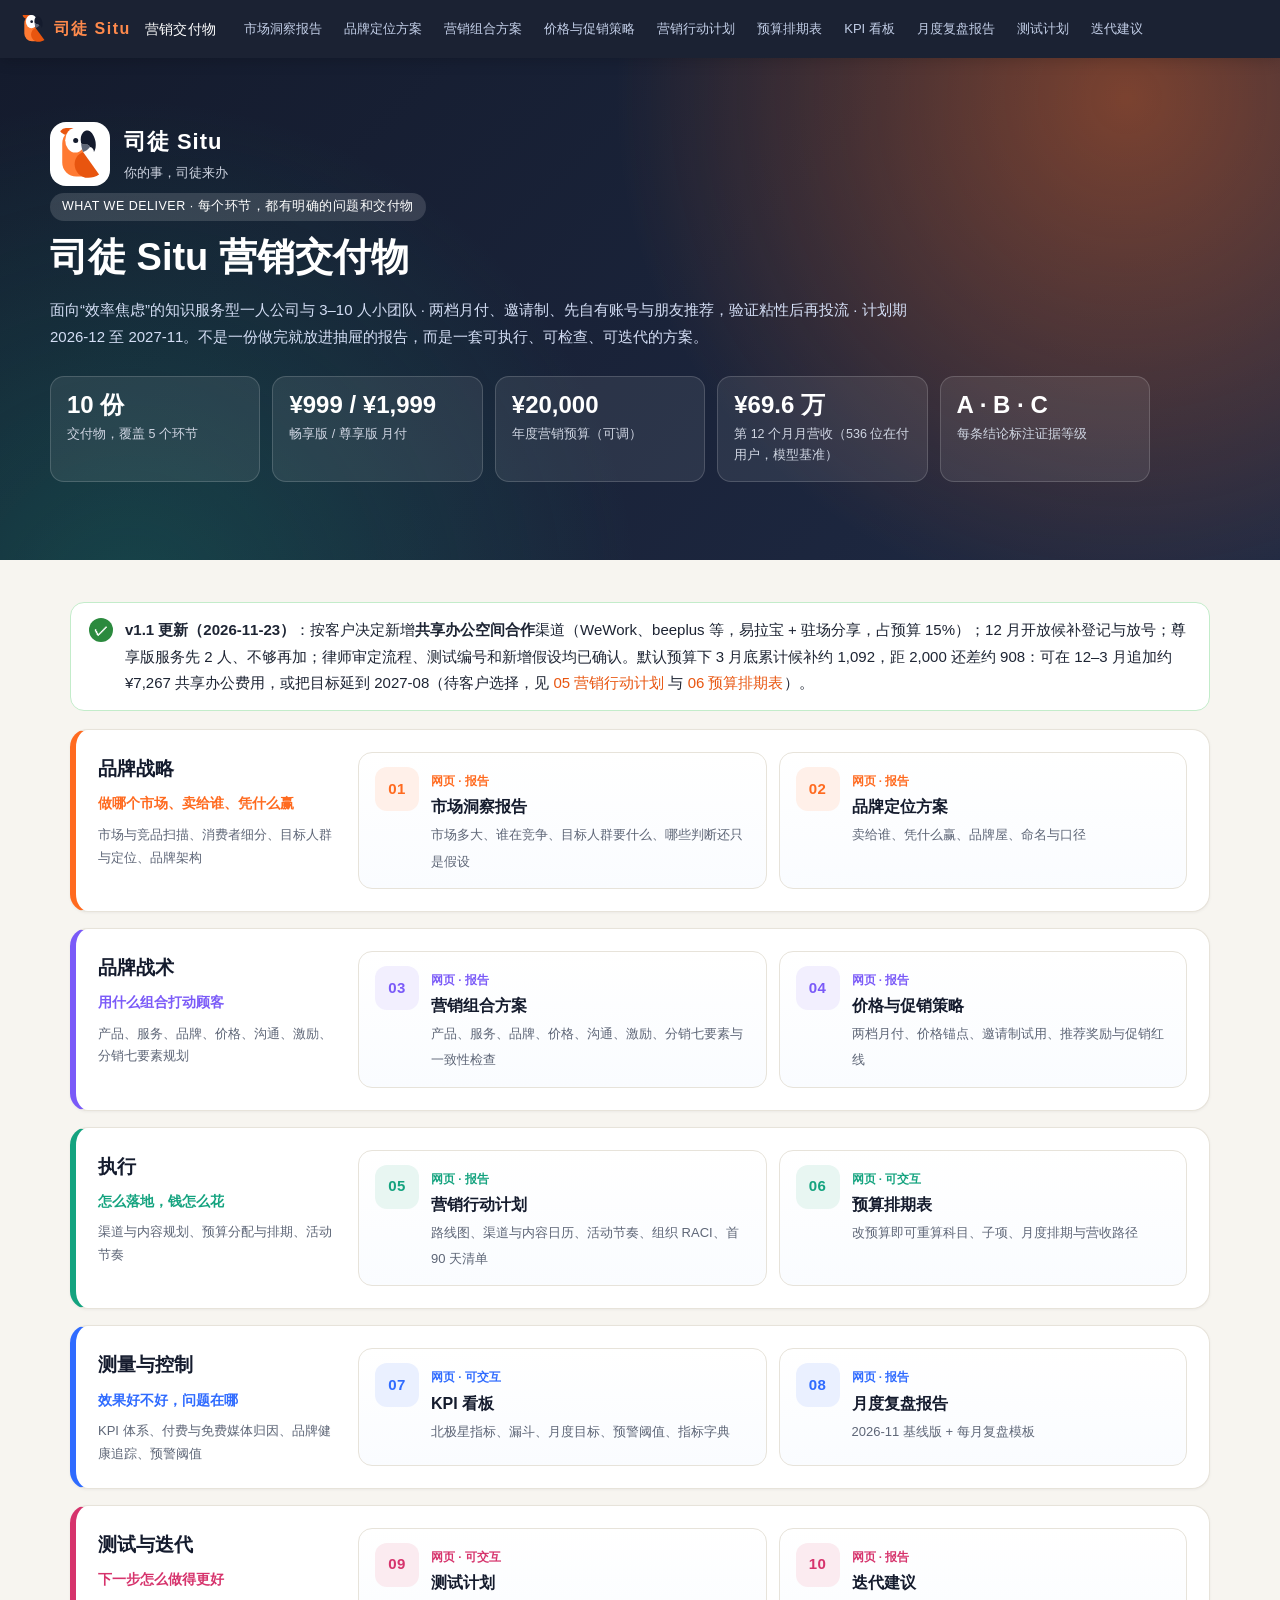
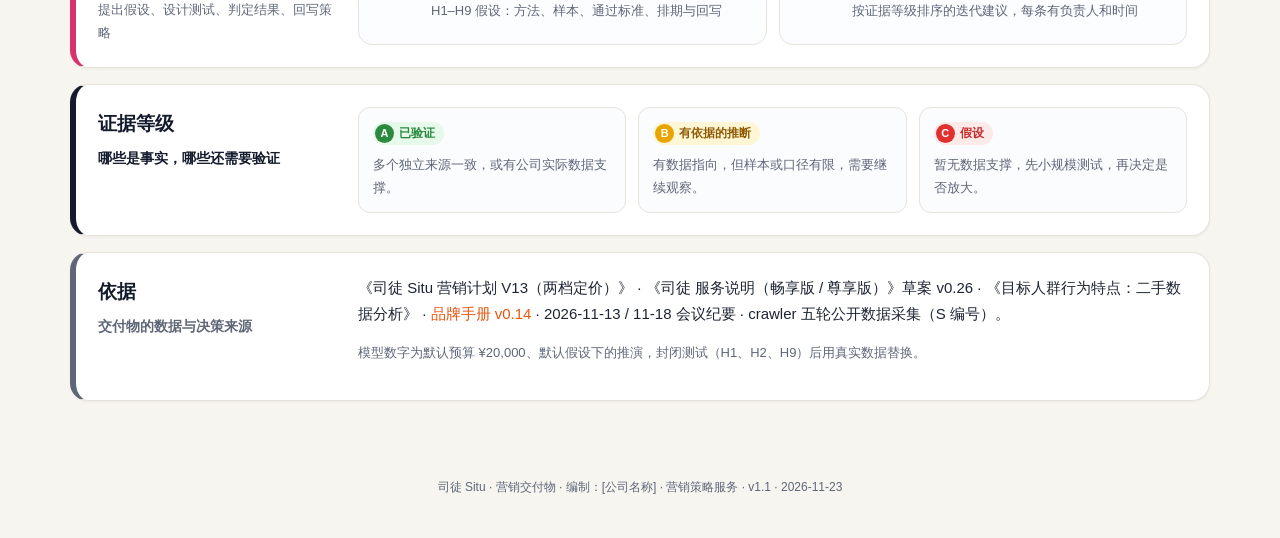
<file: public/index.html>
<!DOCTYPE html>
<html lang="zh-CN"><head><meta charset="UTF-8"><meta name="viewport" content="width=device-width, initial-scale=1">
<title>司徒 Situ · 营销交付物</title><link rel="icon" href="favicon.svg"><link rel="stylesheet" href="assets/style.css"></head>
<body>
<header class="top"><a class="logo" href="index.html"><img src="assets/logo.svg" alt=""><b>司徒 Situ</b>营销交付物</a>
<nav class="topnav"><a href="d01.html">市场洞察报告</a><a href="d02.html">品牌定位方案</a><a href="d03.html">营销组合方案</a><a href="d04.html">价格与促销策略</a><a href="d05.html">营销行动计划</a><a href="d06.html">预算排期表</a><a href="d07.html">KPI 看板</a><a href="d08.html">月度复盘报告</a><a href="d09.html">测试计划</a><a href="d10.html">迭代建议</a></nav></header>
<section class="home-hero"><div class="in">
<div class="brand"><img src="assets/logo.svg" alt="司徒 Situ"><div><b>司徒 Situ</b><span>你的事，司徒来办</span></div></div>
<span class="tag">WHAT WE DELIVER · 每个环节，都有明确的问题和交付物</span>
<h1>司徒 Situ 营销交付物</h1>
<p>面向“效率焦虑”的知识服务型一人公司与 3–10 人小团队 · 两档月付、邀请制、先自有账号与朋友推荐，验证粘性后再投流 · 计划期 2026-12 至 2027-11。不是一份做完就放进抽屉的报告，而是一套可执行、可检查、可迭代的方案。</p>
<div class="cards" style="margin-top:26px;max-width:1100px"><div class="cardk" style="background:rgba(255,255,255,.08);border-color:rgba(255,255,255,.16)"><div class="v" style="color:#fff">10 份</div><div class="l" style="color:#cfd5e2">交付物，覆盖 5 个环节</div></div><div class="cardk" style="background:rgba(255,255,255,.08);border-color:rgba(255,255,255,.16)"><div class="v" style="color:#fff">¥999 / ¥1,999</div><div class="l" style="color:#cfd5e2">畅享版 / 尊享版 月付</div></div><div class="cardk" style="background:rgba(255,255,255,.08);border-color:rgba(255,255,255,.16)"><div class="v" style="color:#fff">¥20,000</div><div class="l" style="color:#cfd5e2">年度营销预算（可调）</div></div><div class="cardk" style="background:rgba(255,255,255,.08);border-color:rgba(255,255,255,.16)"><div class="v" style="color:#fff">¥69.6 万</div><div class="l" style="color:#cfd5e2">第 12 个月月营收（536 位在付用户，模型基准）</div></div><div class="cardk" style="background:rgba(255,255,255,.08);border-color:rgba(255,255,255,.16)"><div class="v" style="color:#fff">A · B · C</div><div class="l" style="color:#cfd5e2">每条结论标注证据等级</div></div></div></div></section>
<div class="wrap">
<div class="box ok" style="background:#fff"><span class="bi">✓</span><div><b>v1.1 更新（2026-11-23）</b>：按客户决定新增<b>共享办公空间合作</b>渠道（WeWork、beeplus 等，易拉宝 + 驻场分享，占预算 15%）；12 月开放候补登记与放号；尊享版服务先 2 人、不够再加；律师审定流程、测试编号和新增假设均已确认。默认预算下 3 月底累计候补约 1,092，距 2,000 还差约 908：可在 12–3 月追加约 ¥7,267 共享办公费用，或把目标延到 2027-08（待客户选择，见 <a href="d05.html">05 营销行动计划</a> 与 <a href="d06.html">06 预算排期表</a>）。</div></div>
<section class="stage" style="--c:#FF6A1F"><div><h3>品牌战略</h3><div class="q">做哪个市场、卖给谁、凭什么赢</div><div class="w">市场与竞品扫描、消费者细分、目标人群与定位、品牌架构</div></div><div class="ds"><a class="dcard" href="d01.html"><span class="ic">01</span><div><em>网页 · 报告</em><b>市场洞察报告</b><span>市场多大、谁在竞争、目标人群要什么、哪些判断还只是假设</span></div></a><a class="dcard" href="d02.html"><span class="ic">02</span><div><em>网页 · 报告</em><b>品牌定位方案</b><span>卖给谁、凭什么赢、品牌屋、命名与口径</span></div></a></div></section><section class="stage" style="--c:#7a5af8"><div><h3>品牌战术</h3><div class="q">用什么组合打动顾客</div><div class="w">产品、服务、品牌、价格、沟通、激励、分销七要素规划</div></div><div class="ds"><a class="dcard" href="d03.html"><span class="ic">03</span><div><em>网页 · 报告</em><b>营销组合方案</b><span>产品、服务、品牌、价格、沟通、激励、分销七要素与一致性检查</span></div></a><a class="dcard" href="d04.html"><span class="ic">04</span><div><em>网页 · 报告</em><b>价格与促销策略</b><span>两档月付、价格锚点、邀请制试用、推荐奖励与促销红线</span></div></a></div></section><section class="stage" style="--c:#14A37F"><div><h3>执行</h3><div class="q">怎么落地，钱怎么花</div><div class="w">渠道与内容规划、预算分配与排期、活动节奏</div></div><div class="ds"><a class="dcard" href="d05.html"><span class="ic">05</span><div><em>网页 · 报告</em><b>营销行动计划</b><span>路线图、渠道与内容日历、活动节奏、组织 RACI、首 90 天清单</span></div></a><a class="dcard" href="d06.html"><span class="ic">06</span><div><em>网页 · 可交互</em><b>预算排期表</b><span>改预算即可重算科目、子项、月度排期与营收路径</span></div></a></div></section><section class="stage" style="--c:#2f6bff"><div><h3>测量与控制</h3><div class="q">效果好不好，问题在哪</div><div class="w">KPI 体系、付费与免费媒体归因、品牌健康追踪、预警阈值</div></div><div class="ds"><a class="dcard" href="d07.html"><span class="ic">07</span><div><em>网页 · 可交互</em><b>KPI 看板</b><span>北极星指标、漏斗、月度目标、预警阈值、指标字典</span></div></a><a class="dcard" href="d08.html"><span class="ic">08</span><div><em>网页 · 报告</em><b>月度复盘报告</b><span>2026-11 基线版 + 每月复盘模板</span></div></a></div></section><section class="stage" style="--c:#d6336c"><div><h3>测试与迭代</h3><div class="q">下一步怎么做得更好</div><div class="w">提出假设、设计测试、判定结果、回写策略</div></div><div class="ds"><a class="dcard" href="d09.html"><span class="ic">09</span><div><em>网页 · 可交互</em><b>测试计划</b><span>H1–H9 假设：方法、样本、通过标准、排期与回写</span></div></a><a class="dcard" href="d10.html"><span class="ic">10</span><div><em>网页 · 报告</em><b>迭代建议</b><span>按证据等级排序的迭代建议，每条有负责人和时间</span></div></a></div></section>
<section class="stage" style="--c:#141B2D"><div><h3>证据等级</h3><div class="q">哪些是事实，哪些还需要验证</div></div>
<div class="evgrid" style="margin:0"><div><span class="ev eva"><i>A</i>已验证</span><p>多个独立来源一致，或有公司实际数据支撑。</p></div>
<div><span class="ev evb"><i>B</i>有依据的推断</span><p>有数据指向，但样本或口径有限，需要继续观察。</p></div>
<div><span class="ev evc"><i>C</i>假设</span><p>暂无数据支撑，先小规模测试，再决定是否放大。</p></div></div></section>
<section class="stage" style="--c:#5E6677"><div><h3>依据</h3><div class="q">交付物的数据与决策来源</div></div>
<div><p style="margin-top:0">《司徒 Situ 营销计划 V13（两档定价）》 · 《司徒 服务说明（畅享版 / 尊享版）》草案 v0.26 · 《目标人群行为特点：二手数据分析》 · <a href="https://situ-brand-book.accrepo.com" target="_blank" rel="noopener">品牌手册 v0.14</a> · 2026-11-13 / 11-18 会议纪要 · crawler 五轮公开数据采集（S 编号）。</p>
<p class="note">模型数字为默认预算 ¥20,000、默认假设下的推演，封闭测试（H1、H2、H9）后用真实数据替换。</p></div></section>
</div>
<footer>司徒 Situ · 营销交付物 · 编制：[公司名称] · 营销策略服务 · v1.1 · 2026-11-23</footer>
</body></html>
</file>
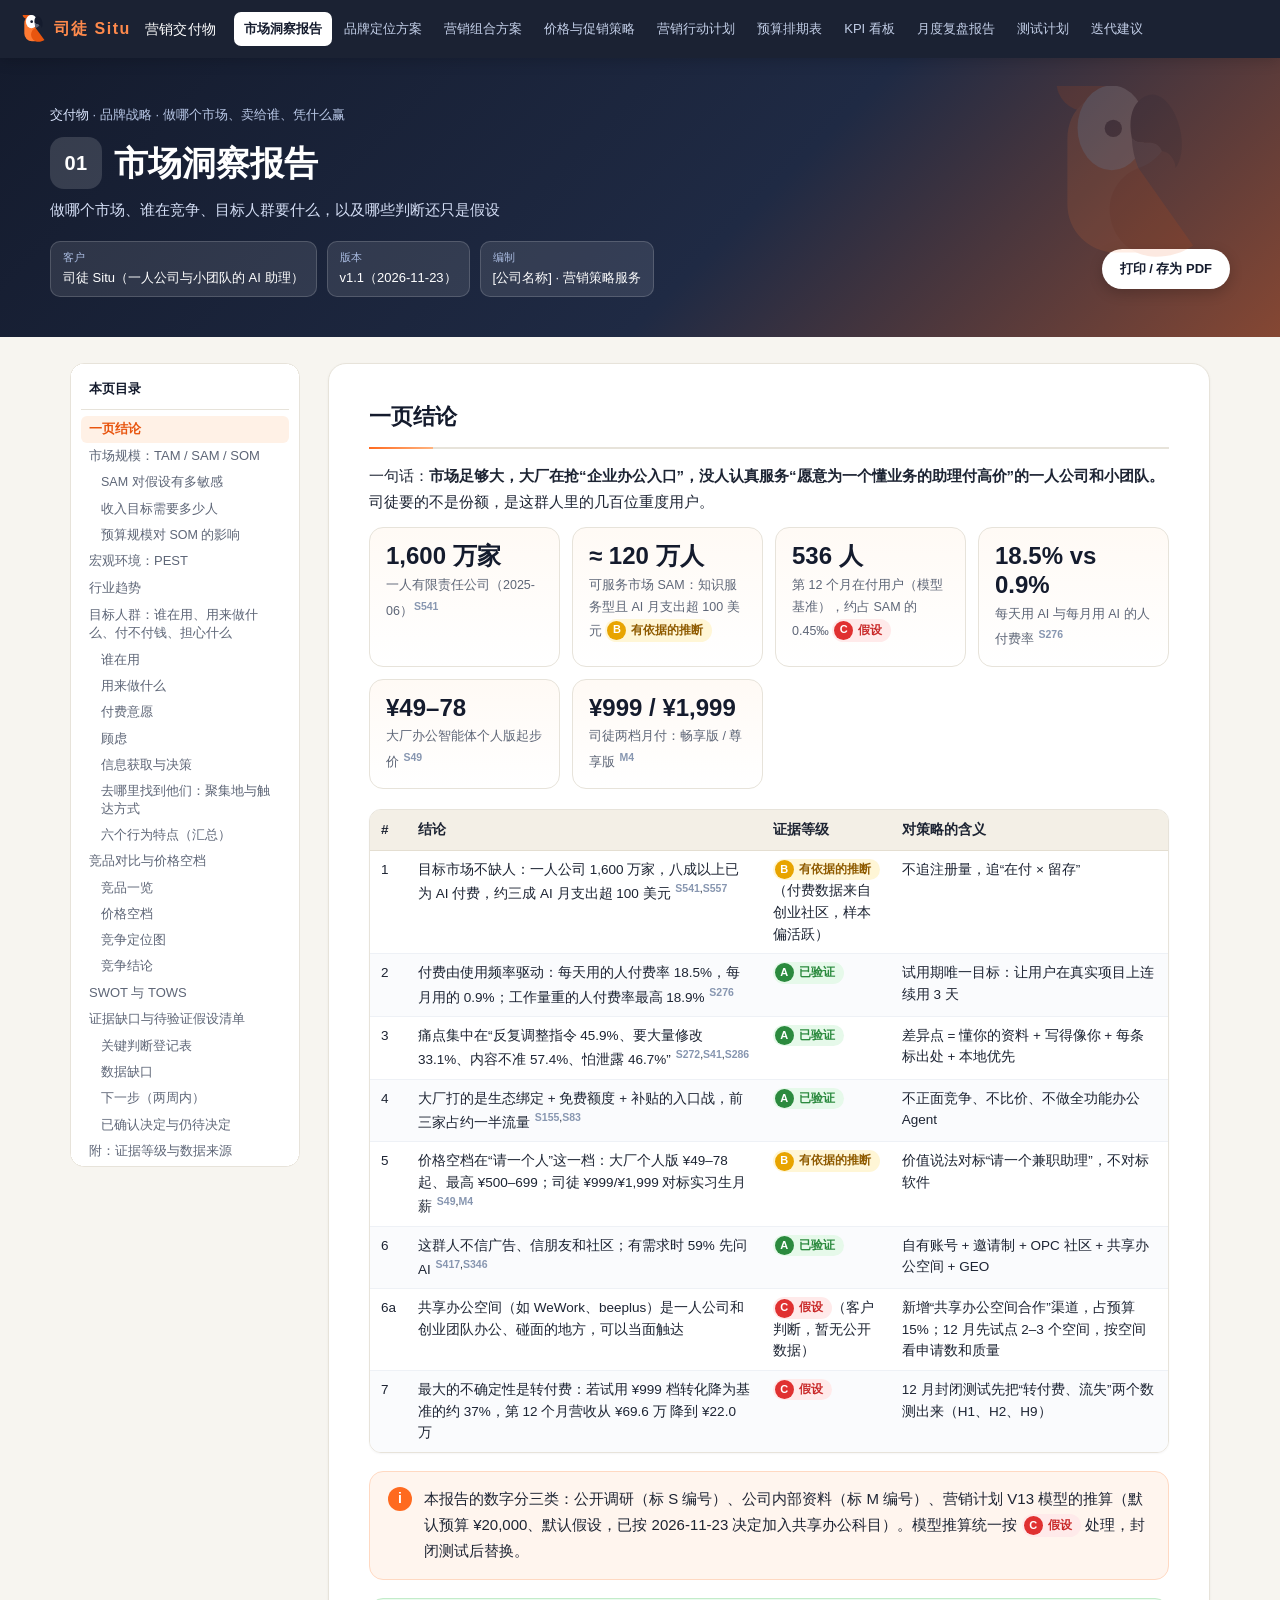
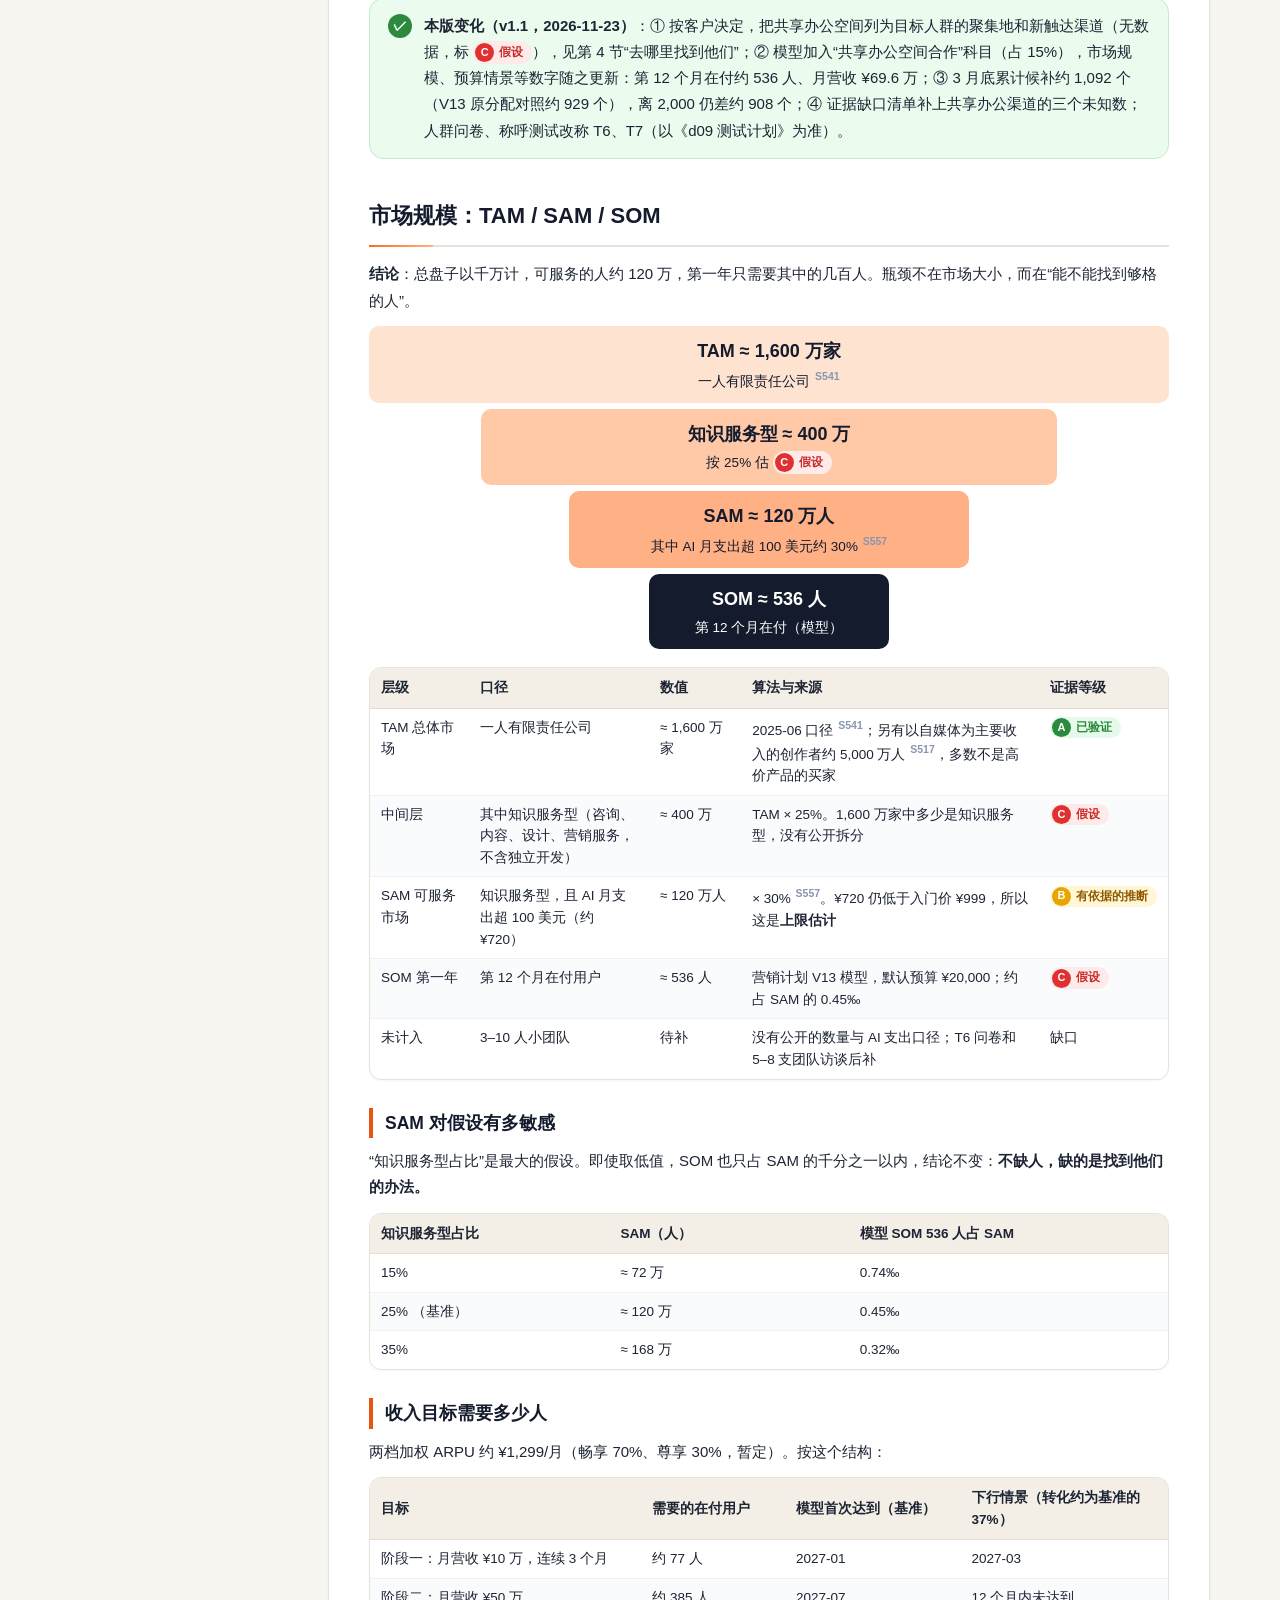
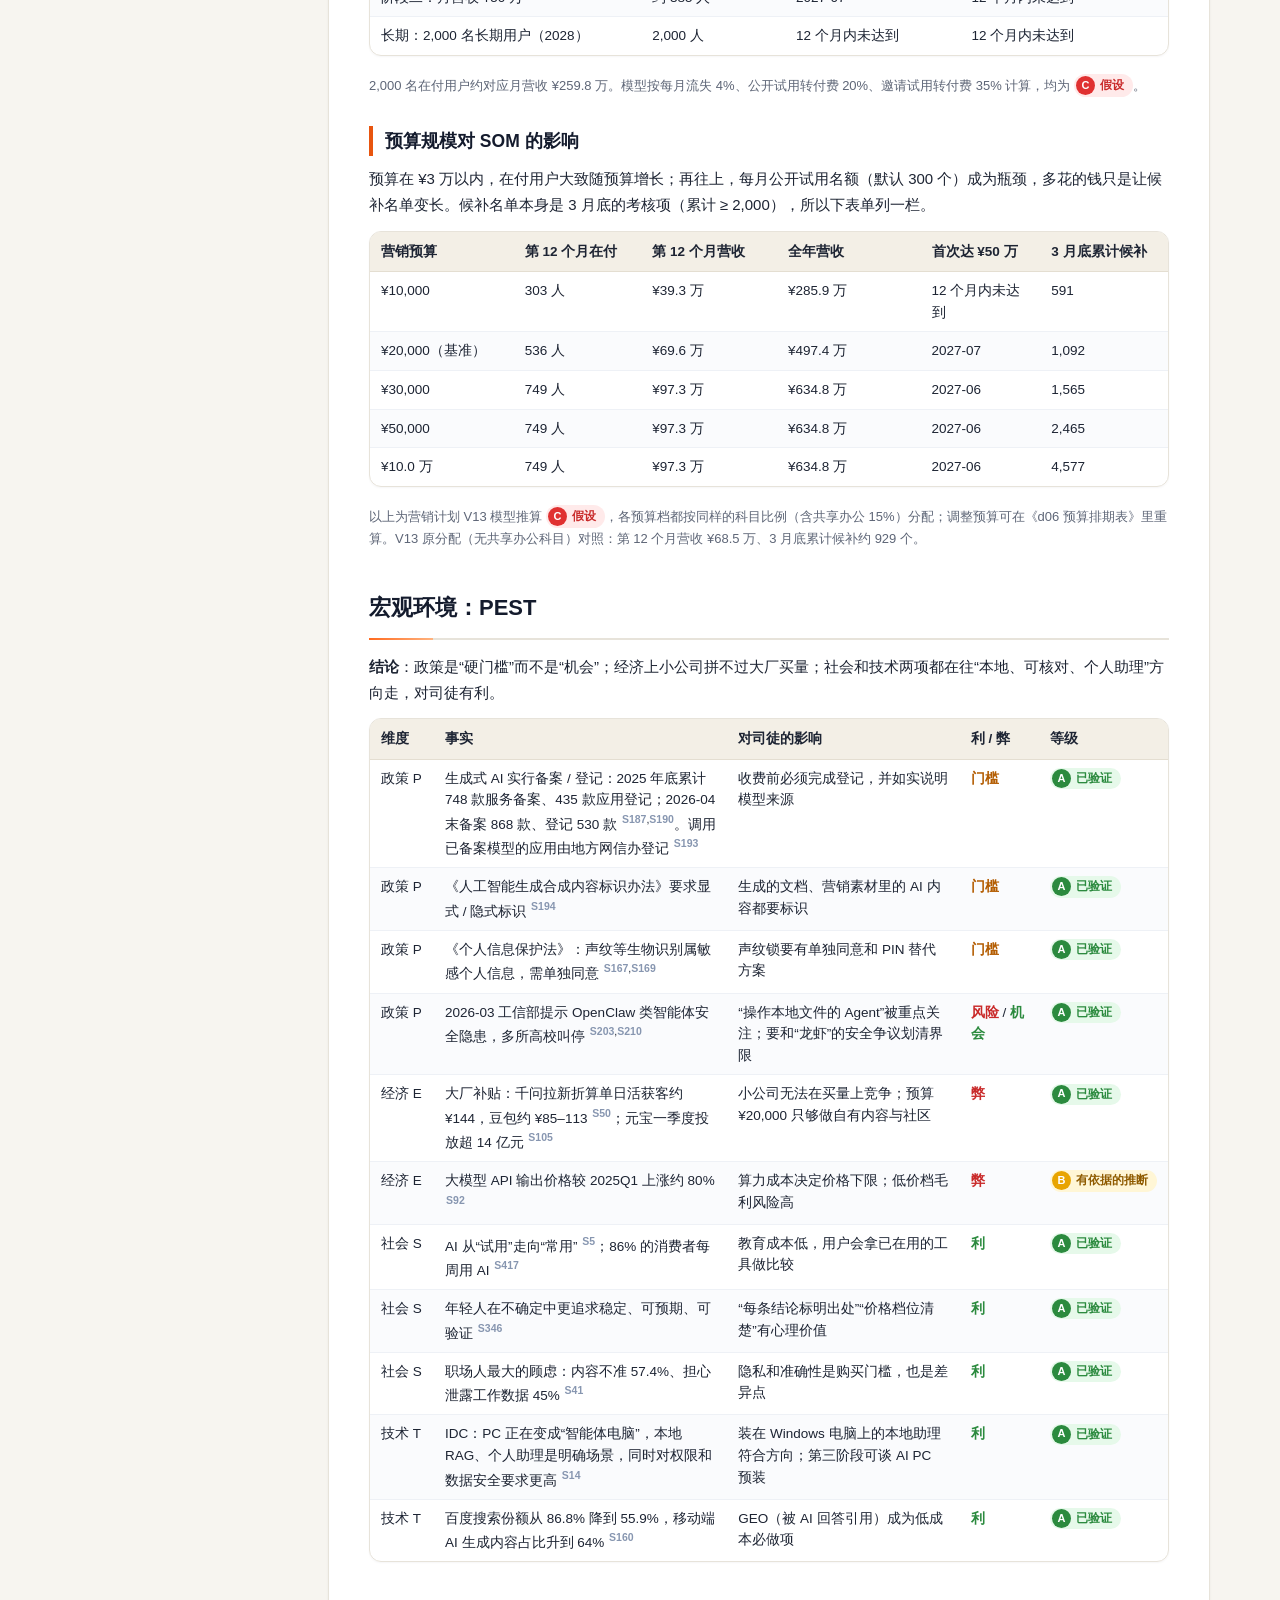
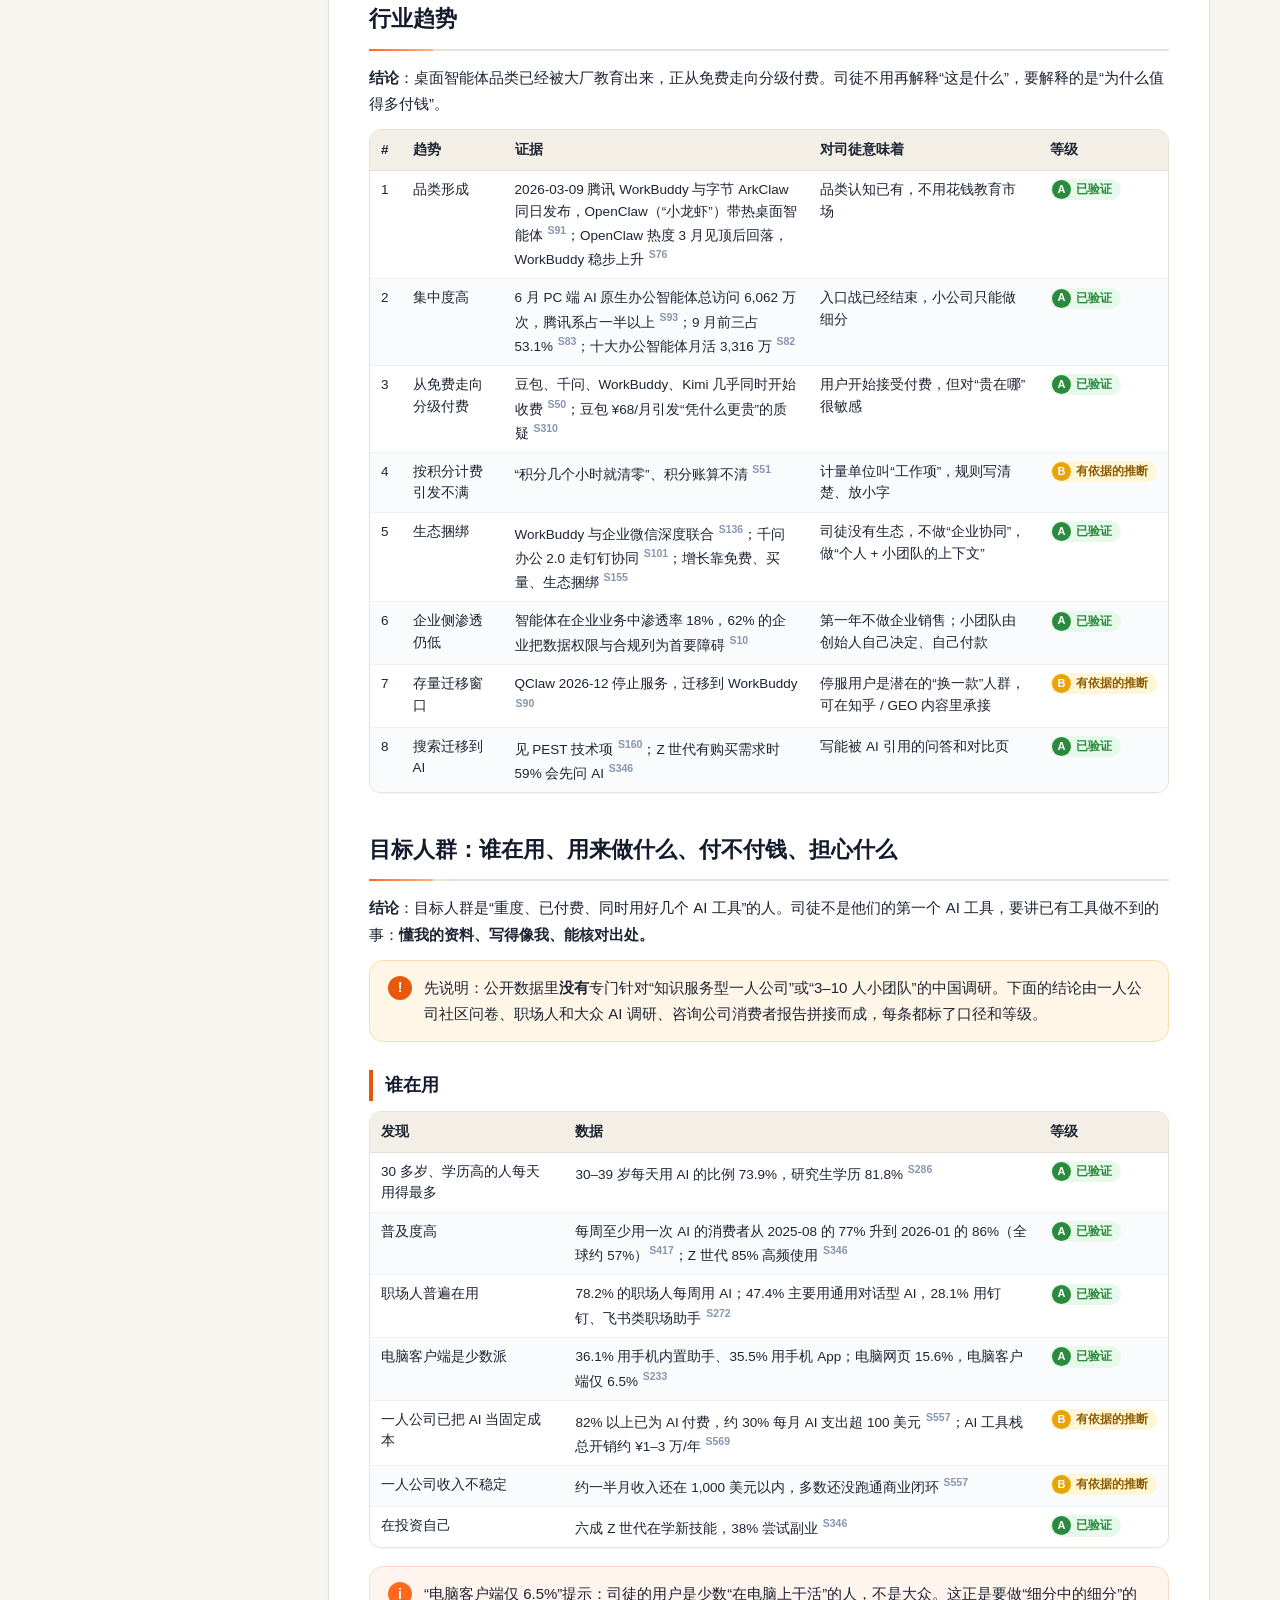
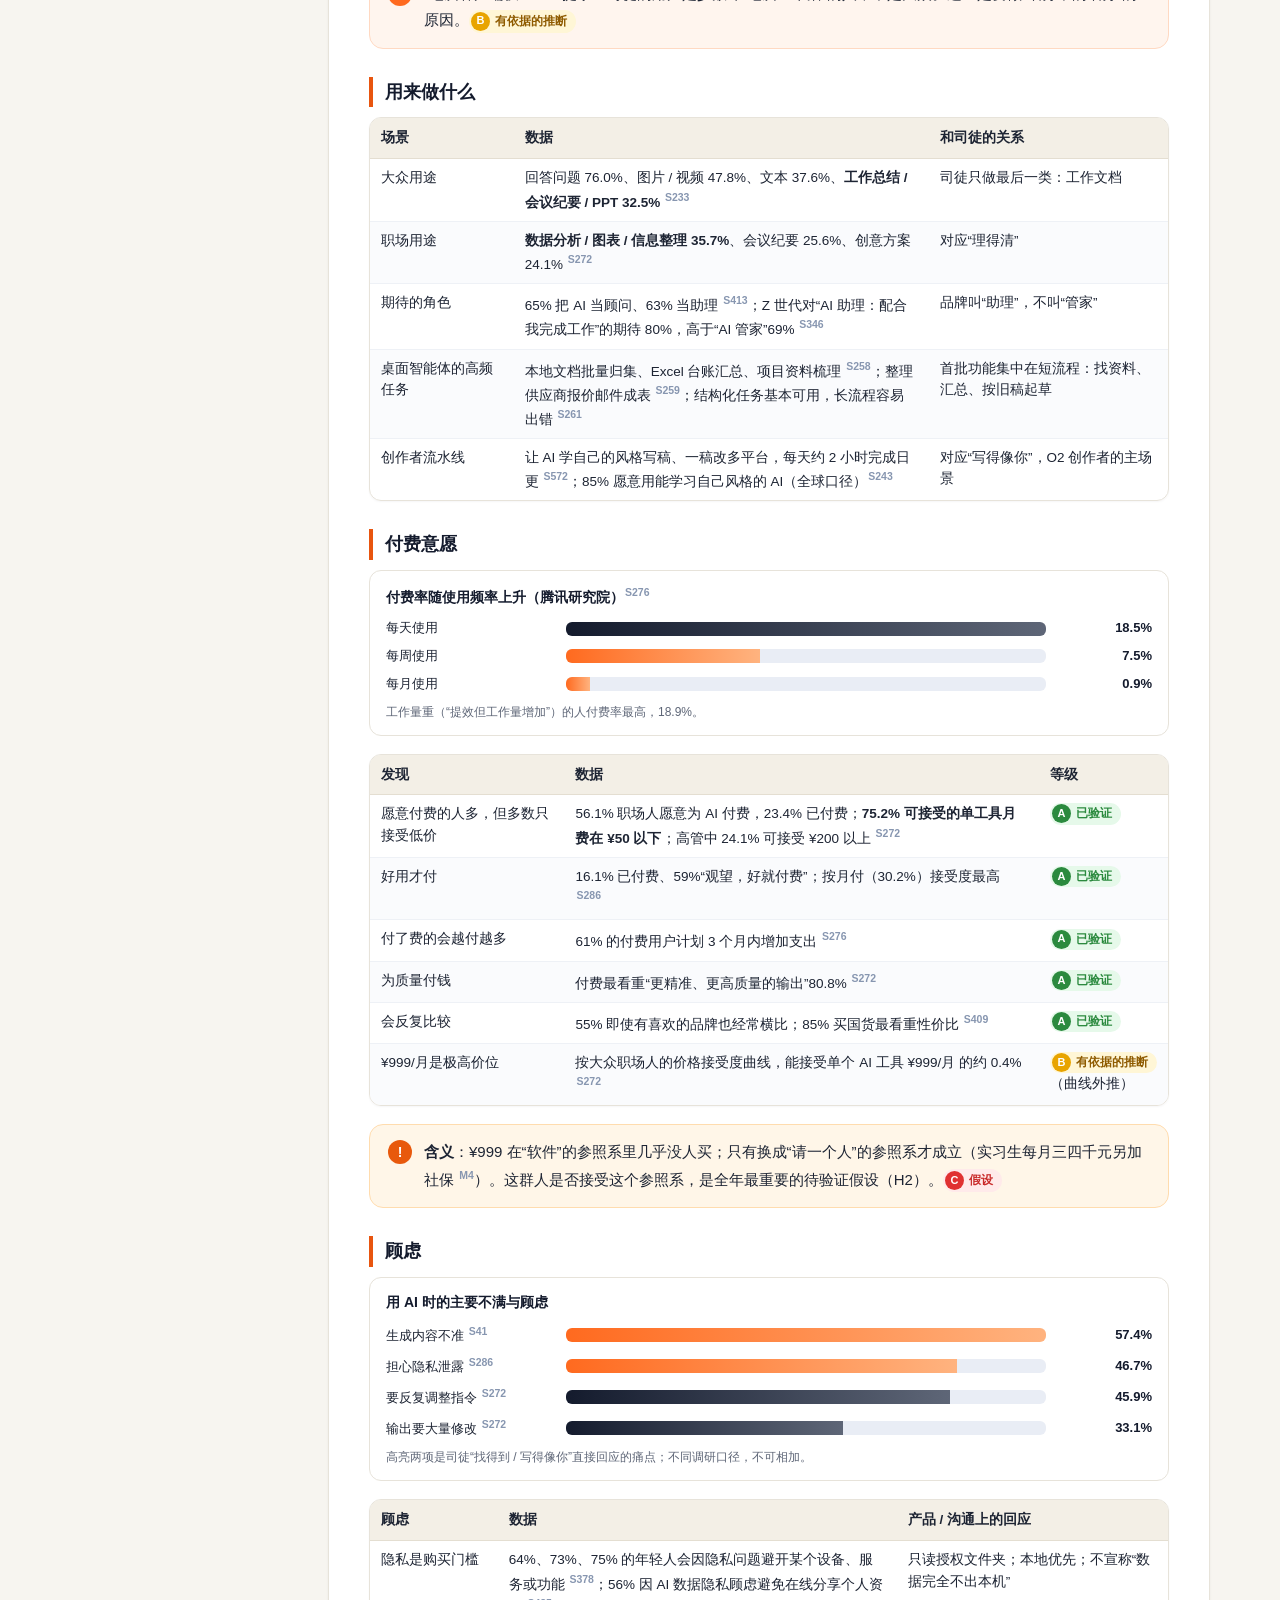
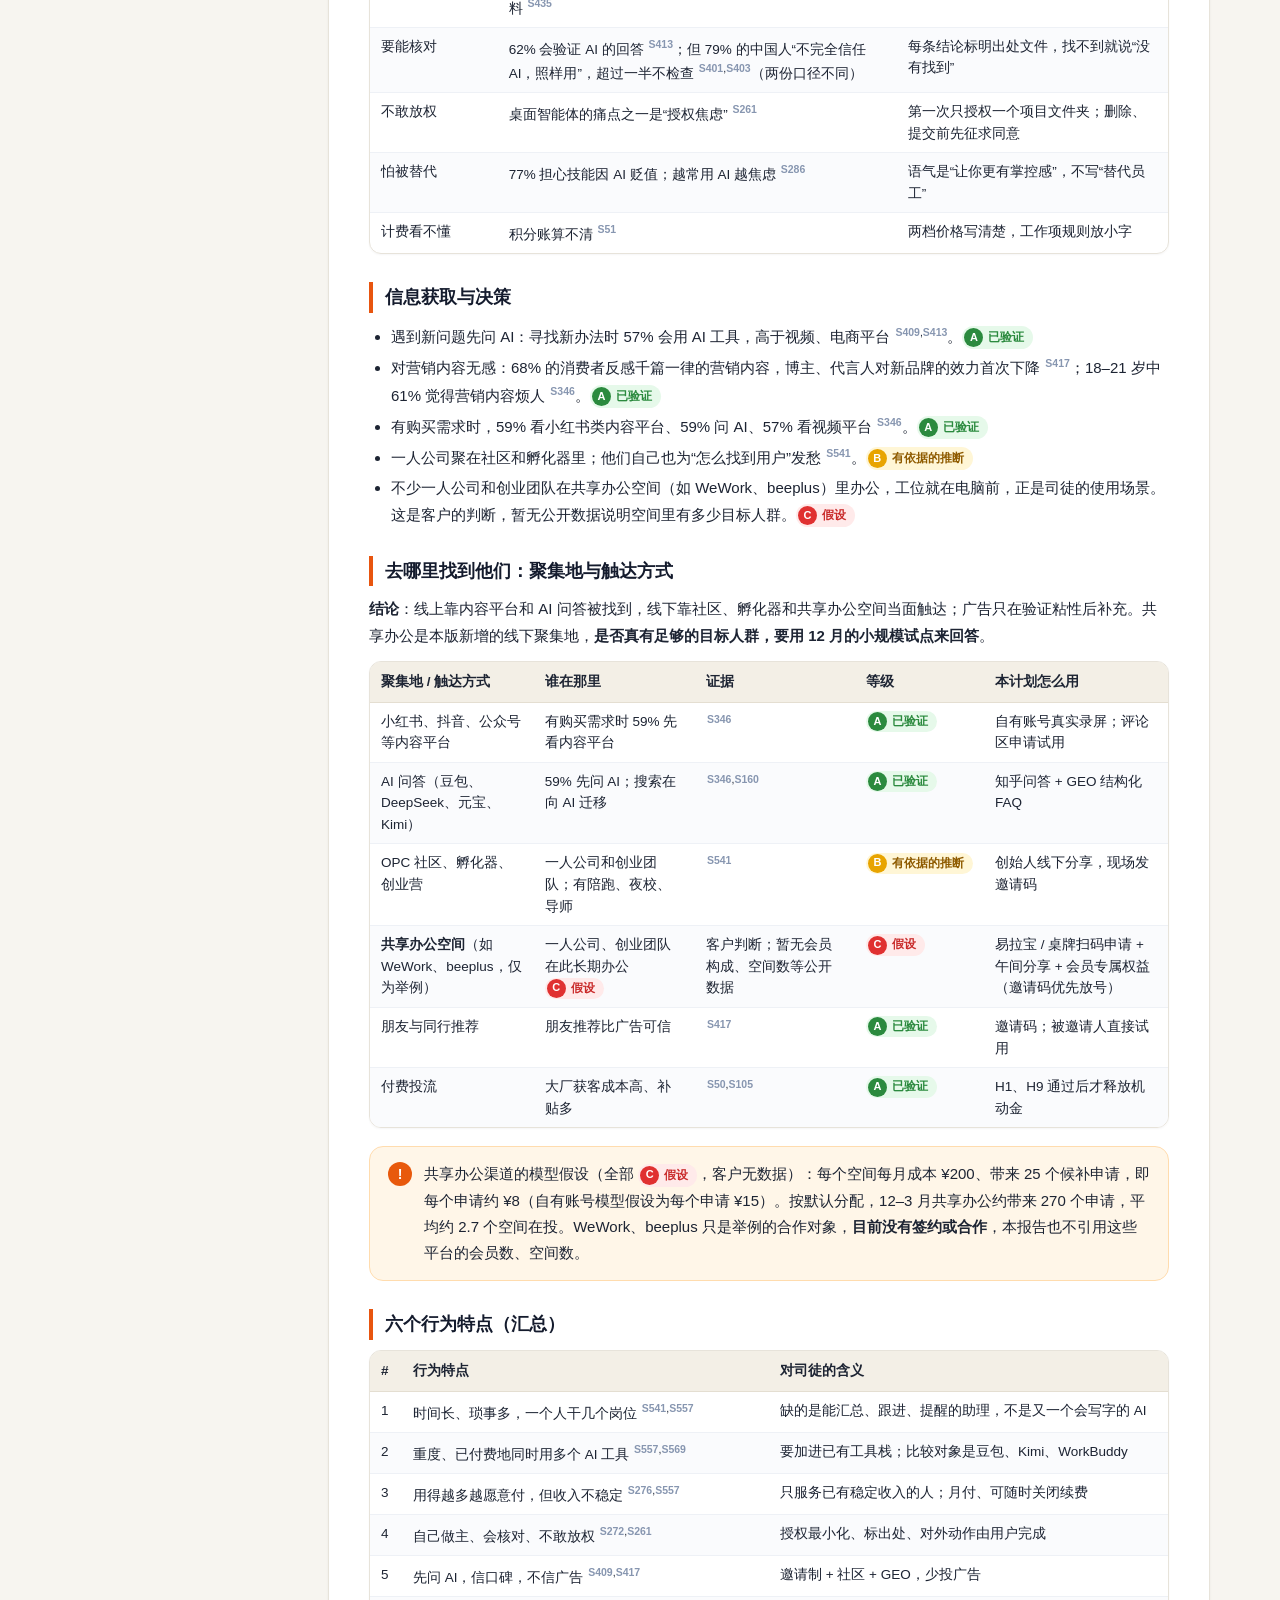
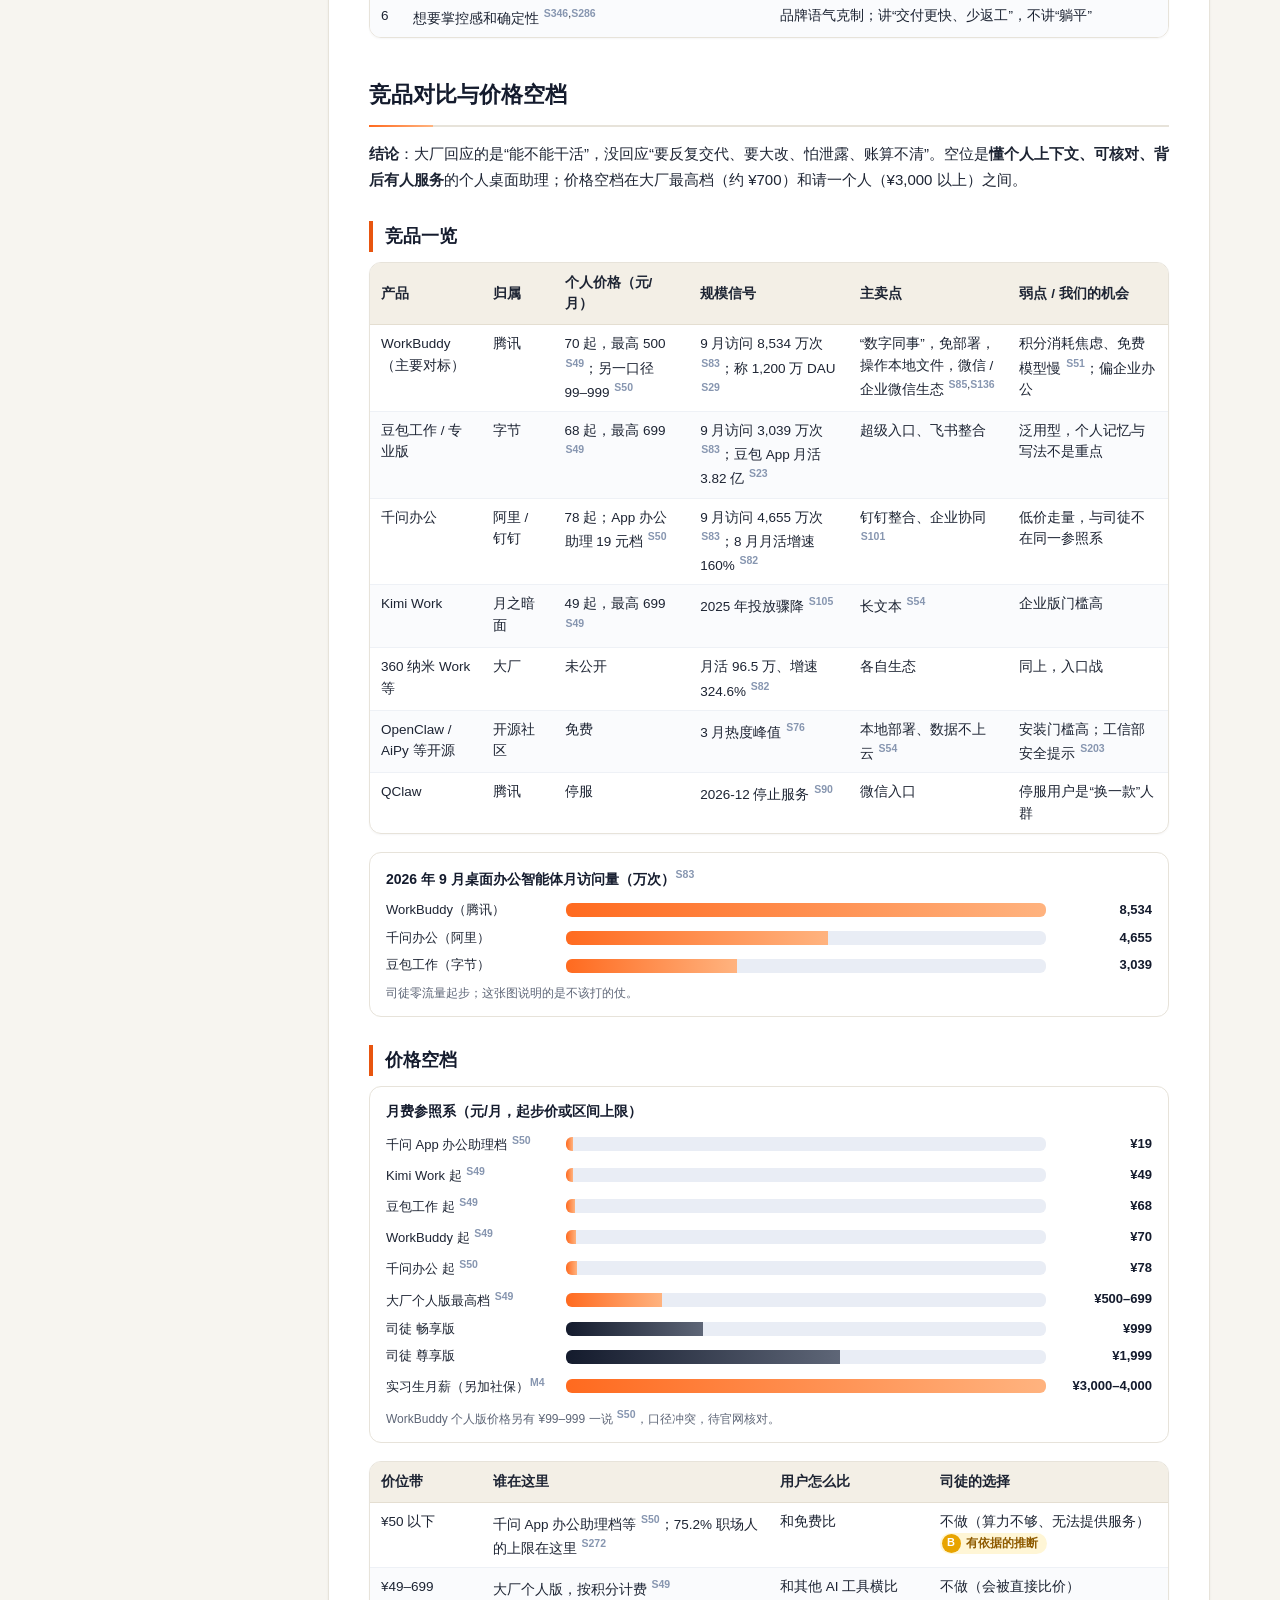
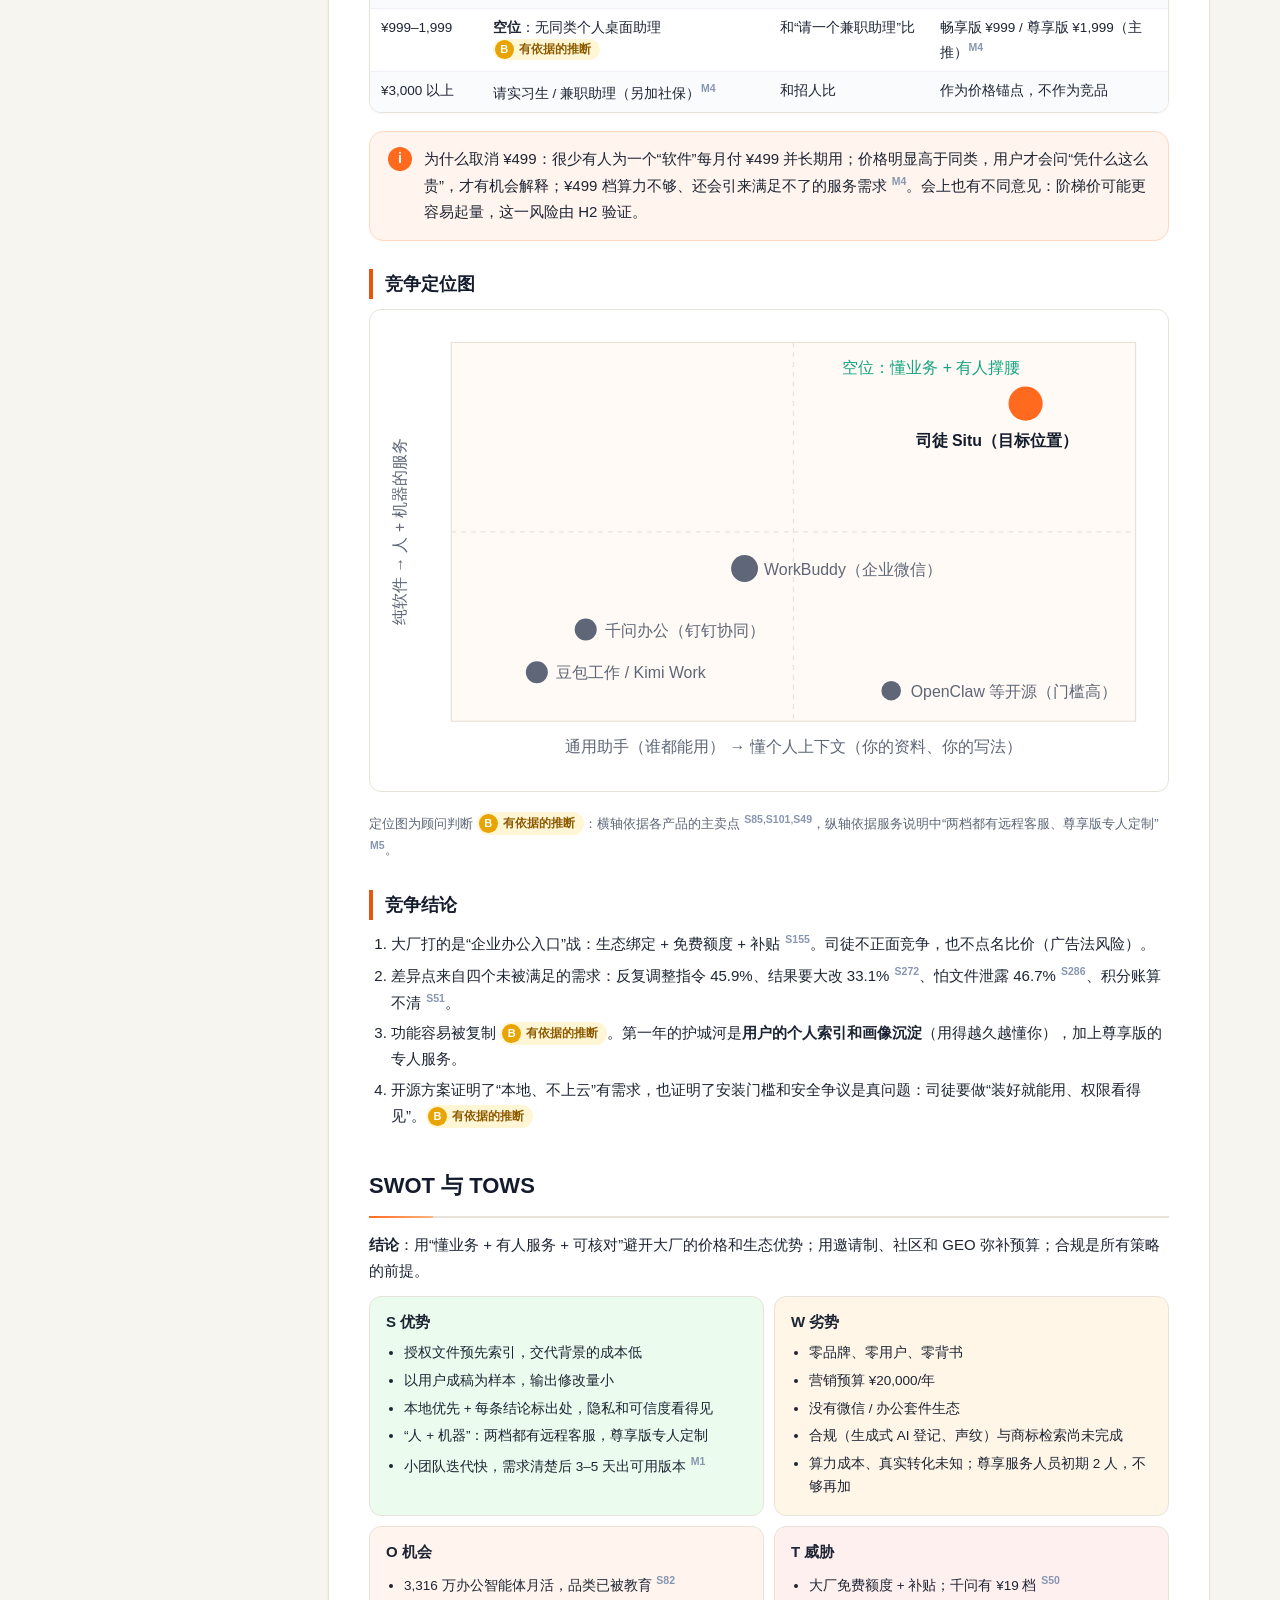
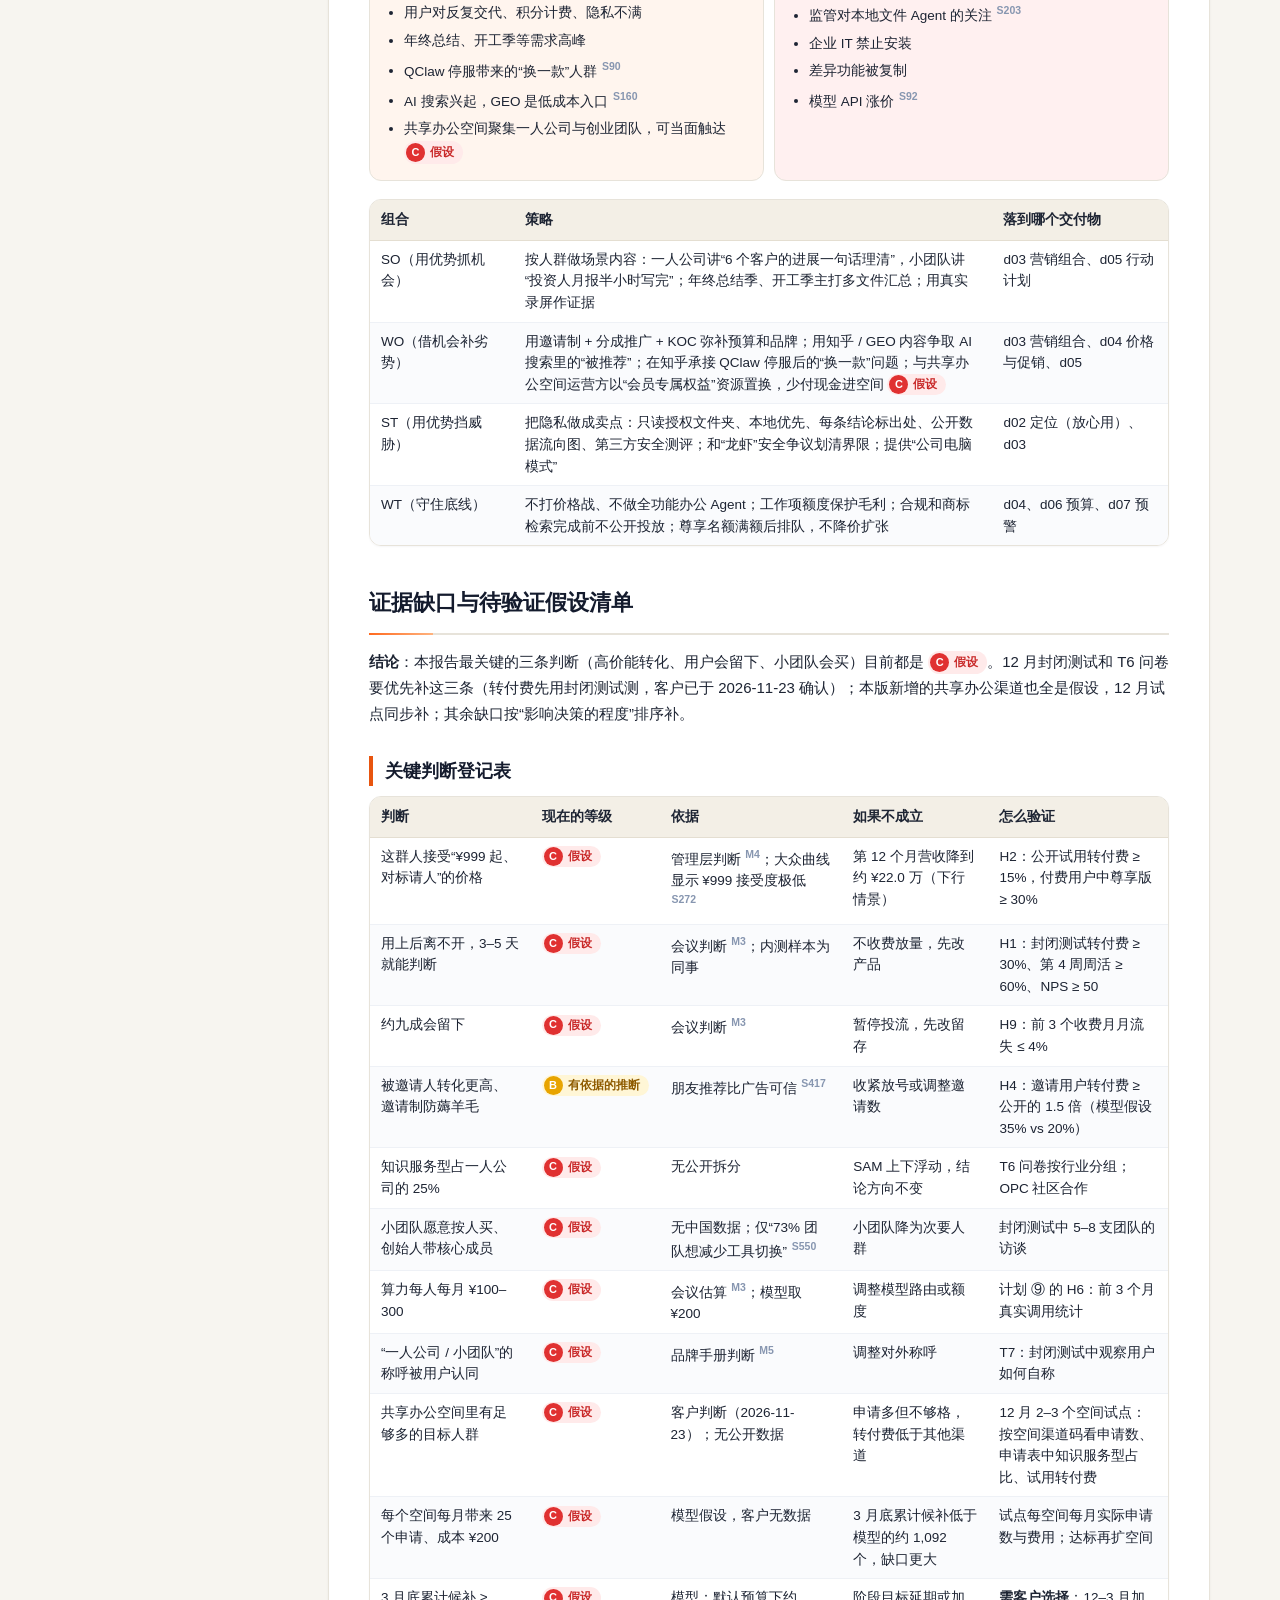
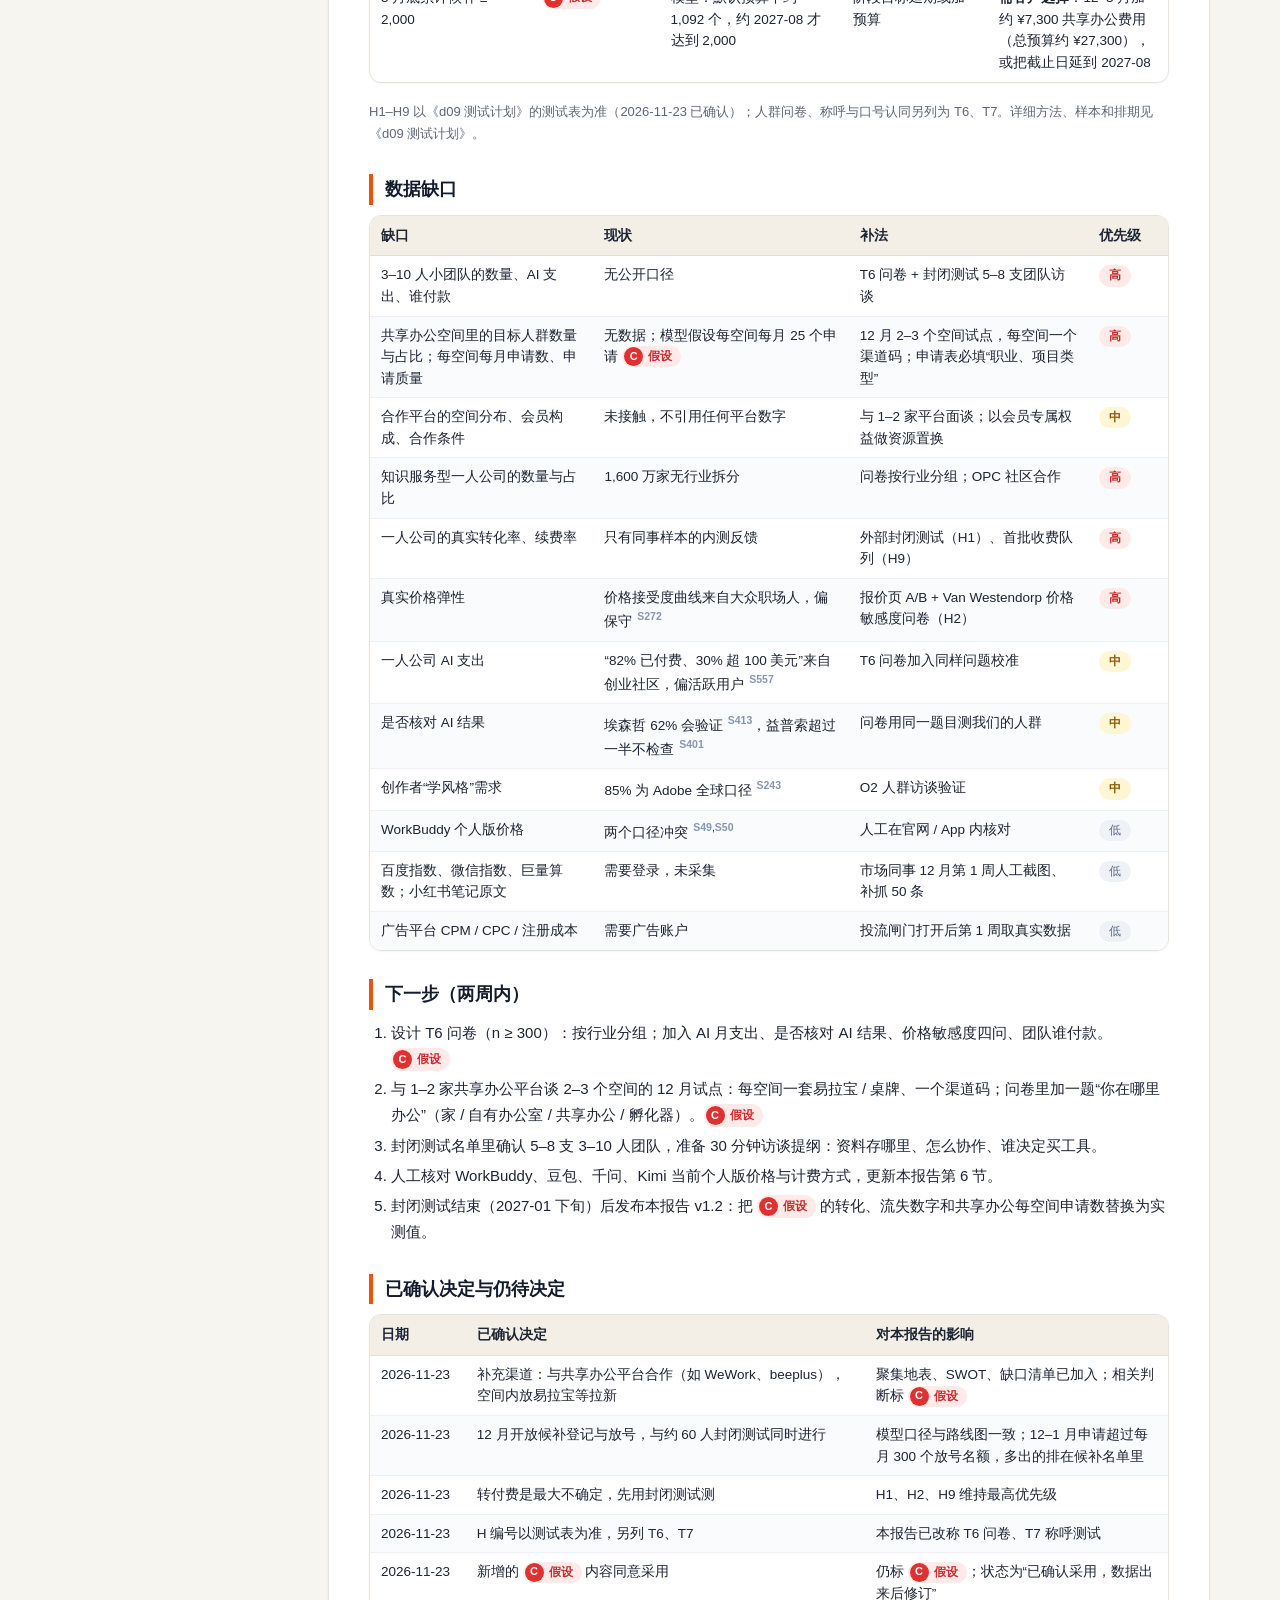
<file: public/d01.html>
<!DOCTYPE html>
<html lang="zh-CN"><head><meta charset="UTF-8"><meta name="viewport" content="width=device-width, initial-scale=1">
<title>市场洞察报告 · 司徒 Situ 营销交付物</title>
<link rel="icon" href="favicon.svg"><link rel="stylesheet" href="assets/style.css"><style>
.hb{margin:10px 0 18px;border:1px solid var(--line);border-radius:12px;padding:12px 16px;background:#fff}
.hb .t{font-weight:700;color:var(--navy);font-size:14px;margin-bottom:8px}
.hb .r{display:grid;grid-template-columns:170px 1fr 96px;gap:10px;align-items:center;font-size:13px;margin:5px 0}
.hb .r .bar{height:14px}.hb .r .v{text-align:right;font-weight:700;color:var(--navy);font-variant-numeric:tabular-nums}
.hb .r.me .bar>i{background:linear-gradient(90deg,#141B2D,#5E6677)}.hb .r.me b{color:#E8550F}
.hb .n{font-size:12px;color:var(--muted);margin-top:6px}
.funnel{margin:12px 0 18px}.funnel .f{margin:6px auto;border-radius:10px;padding:10px 14px;color:#141B2D;text-align:center;font-size:13.5px}
.funnel .f b{font-size:18px;display:block}
.swot{display:grid;grid-template-columns:1fr 1fr;gap:10px;margin:12px 0 18px}
.swot>div{border-radius:12px;padding:12px 16px;border:1px solid var(--line);font-size:13.5px}
.swot h5{margin:0 0 6px;font-size:15px}.swot ul{margin:0;padding-left:18px}
.swot .s{background:#ebfbee}.swot .w{background:#fff6e8}.swot .o{background:#FFF5EE}.swot .t{background:#fff0f0}
.pmap{margin:10px 0 18px;border:1px solid var(--line);border-radius:12px;background:#fff;padding:8px}
.pmap svg{width:100%;height:auto;display:block}
@media(max-width:700px){.swot{grid-template-columns:1fr}.hb .r{grid-template-columns:110px 1fr 70px}}
</style></head>
<body>
<header class="top"><a class="logo" href="index.html"><img src="assets/logo.svg" alt=""><b>司徒 Situ</b>营销交付物</a>
<nav class="topnav"><a href="d01.html" class=on>市场洞察报告</a><a href="d02.html">品牌定位方案</a><a href="d03.html">营销组合方案</a><a href="d04.html">价格与促销策略</a><a href="d05.html">营销行动计划</a><a href="d06.html">预算排期表</a><a href="d07.html">KPI 看板</a><a href="d08.html">月度复盘报告</a><a href="d09.html">测试计划</a><a href="d10.html">迭代建议</a></nav></header>
<section class="hero stage-strategy"><div class="in">
<div class="crumb"><a href="index.html">交付物</a> · 品牌战略 · 做哪个市场、卖给谁、凭什么赢</div>
<h1><span class="ic">01</span>市场洞察报告</h1><p class="sub">做哪个市场、谁在竞争、目标人群要什么，以及哪些判断还只是假设</p>
<div class="meta"><div><span>客户</span>司徒 Situ（一人公司与小团队的 AI 助理）</div><div><span>版本</span>v1.1（2026-11-23）</div><div><span>编制</span>[公司名称] · 营销策略服务</div><a class="dl" href="javascript:window.print()">打印 / 存为 PDF</a></div>
</div></section>
<div class="layout"><aside class="toc"><div class="tt">本页目录</div><a class="t1" href="#s1">一页结论</a><a class="t1" href="#s2">市场规模：TAM / SAM / SOM</a><a class="t2" href="#s2-1">SAM 对假设有多敏感</a><a class="t2" href="#s2-2">收入目标需要多少人</a><a class="t2" href="#s2-3">预算规模对 SOM 的影响</a><a class="t1" href="#s3">宏观环境：PEST</a><a class="t1" href="#s4">行业趋势</a><a class="t1" href="#s5">目标人群：谁在用、用来做什么、付不付钱、担心什么</a><a class="t2" href="#s5-1">谁在用</a><a class="t2" href="#s5-2">用来做什么</a><a class="t2" href="#s5-3">付费意愿</a><a class="t2" href="#s5-4">顾虑</a><a class="t2" href="#s5-5">信息获取与决策</a><a class="t2" href="#s5-6">去哪里找到他们：聚集地与触达方式</a><a class="t2" href="#s5-7">六个行为特点（汇总）</a><a class="t1" href="#s6">竞品对比与价格空档</a><a class="t2" href="#s6-1">竞品一览</a><a class="t2" href="#s6-2">价格空档</a><a class="t2" href="#s6-3">竞争定位图</a><a class="t2" href="#s6-4">竞争结论</a><a class="t1" href="#s7">SWOT 与 TOWS</a><a class="t1" href="#s8">证据缺口与待验证假设清单</a><a class="t2" href="#s8-1">关键判断登记表</a><a class="t2" href="#s8-2">数据缺口</a><a class="t2" href="#s8-3">下一步（两周内）</a><a class="t2" href="#s8-4">已确认决定与仍待决定</a><a class="t1" href="#s9">附：证据等级与数据来源</a></aside>
<main class="doc"><h2 class="h1" id="s1">一页结论</h2>
<p>一句话：<b>市场足够大，大厂在抢“企业办公入口”，没人认真服务“愿意为一个懂业务的助理付高价”的一人公司和小团队。</b> 司徒要的不是份额，是这群人里的几百位重度用户。</p>
<div class="cards"><div class="cardk"><div class="v">1,600 万家</div><div class="l">一人有限责任公司（2025-06）<sup class="ref"><a href="#src-S541" title="shobserver.com · 姚建华等：2026年中国一人公司（OPC）调研报告">S541</a></sup></div></div><div class="cardk"><div class="v">≈ 120 万人</div><div class="l">可服务市场 SAM：知识服务型且 AI 月支出超 100 美元 <span class="ev evb" title="证据等级：B 有依据的推断"><i>B</i>有依据的推断</span></div></div><div class="cardk"><div class="v">536 人</div><div class="l">第 12 个月在付用户（模型基准），约占 SAM 的 0.45‰ <span class="ev evc" title="证据等级：C 假设"><i>C</i>假设</span></div></div><div class="cardk"><div class="v">18.5% vs 0.9%</div><div class="l">每天用 AI 与每月用 AI 的人付费率 <sup class="ref"><a href="#src-S276" title="woshipm.com · 每天用AI的人，付费意愿是低频者的13倍：你被AI“绑架”了吗？ | 人人都是产品经理">S276</a></sup></div></div><div class="cardk"><div class="v">¥49–78</div><div class="l">大厂办公智能体个人版起步价 <sup class="ref"><a href="#src-S49" title="m.36kr.com · WorkBuddy、豆包、千问、Kimi横评：谁更接近优秀办公助手？-36氪">S49</a></sup></div></div><div class="cardk"><div class="v">¥999 / ¥1,999</div><div class="l">司徒两档月付：畅享版 / 尊享版 <sup class="ref"><a href="#src-M4" title="公司内部资料 · 会议纪要：晨会：产品定位、核心能力与定价（2026-11-18）">M4</a></sup></div></div></div>
<div class="tw"><table><colgroup><col style="width:4.0%"><col style="width:46.0%"><col style="width:14.0%"><col style="width:36.0%"></colgroup><thead><tr><th>#</th><th>结论</th><th>证据等级</th><th>对策略的含义</th></tr></thead><tbody><tr><td>1</td><td>目标市场不缺人：一人公司 1,600 万家，八成以上已为 AI 付费，约三成 AI 月支出超 100 美元 <sup class="ref"><a href="#src-S541" title="shobserver.com · 姚建华等：2026年中国一人公司（OPC）调研报告">S541</a>,<a href="#src-S557" title="zhuanlan.zhihu.com · 一人公司完全指南：AI时代的超级个体，都在怎么赚钱？">S557</a></sup></td><td><span class="ev evb" title="证据等级：B 有依据的推断"><i>B</i>有依据的推断</span>（付费数据来自创业社区，样本偏活跃）</td><td>不追注册量，追“在付 × 留存”</td></tr><tr><td>2</td><td>付费由使用频率驱动：每天用的人付费率 18.5%，每月用的 0.9%；工作量重的人付费率最高 18.9% <sup class="ref"><a href="#src-S276" title="woshipm.com · 每天用AI的人，付费意愿是低频者的13倍：你被AI“绑架”了吗？ | 人人都是产品经理">S276</a></sup></td><td><span class="ev eva" title="证据等级：A 已验证"><i>A</i>已验证</span></td><td>试用期唯一目标：让用户在真实项目上连续用 3 天</td></tr><tr><td>3</td><td>痛点集中在“反复调整指令 45.9%、要大量修改 33.1%、内容不准 57.4%、怕泄露 46.7%” <sup class="ref"><a href="#src-S272" title="163.com · 报告：56.1%的职场人愿意为AI服务付费|求职|智联招聘|ai服务_网易订阅">S272</a>,<a href="#src-S41" title="m.cyol.com · 2025职场人AI工具使用体验报告：八成职场人在工作中使用AI工具">S41</a>,<a href="#src-S286" title="m.36kr.com · 中国公众对生成式AI的看法与使用行为-36氪">S286</a></sup></td><td><span class="ev eva" title="证据等级：A 已验证"><i>A</i>已验证</span></td><td>差异点 = 懂你的资料 + 写得像你 + 每条标出处 + 本地优先</td></tr><tr><td>4</td><td>大厂打的是生态绑定 + 免费额度 + 补贴的入口战，前三家占约一半流量 <sup class="ref"><a href="#src-S155" title="36Kr · AI办公增长复盘：免费、买量、生态捆绑 - 36Kr">S155</a>,<a href="#src-S83" title="m.36kr.com · 腾讯领跑、百度第二，AI办公远未定局-36氪">S83</a></sup></td><td><span class="ev eva" title="证据等级：A 已验证"><i>A</i>已验证</span></td><td>不正面竞争、不比价、不做全功能办公 Agent</td></tr><tr><td>5</td><td>价格空档在“请一个人”这一档：大厂个人版 ¥49–78 起、最高 ¥500–699；司徒 ¥999/¥1,999 对标实习生月薪 <sup class="ref"><a href="#src-S49" title="m.36kr.com · WorkBuddy、豆包、千问、Kimi横评：谁更接近优秀办公助手？-36氪">S49</a>,<a href="#src-M4" title="公司内部资料 · 会议纪要：晨会：产品定位、核心能力与定价（2026-11-18）">M4</a></sup></td><td><span class="ev evb" title="证据等级：B 有依据的推断"><i>B</i>有依据的推断</span></td><td>价值说法对标“请一个兼职助理”，不对标软件</td></tr><tr><td>6</td><td>这群人不信广告、信朋友和社区；有需求时 59% 先问 AI <sup class="ref"><a href="#src-S417" title="21jingji.com · 86%中国消费者每周使用AI，传统营销“三板斧”首次失效 - 21经济网">S417</a>,<a href="#src-S346" title="埃森哲 Accenture（埃森哲商业研究院） · 确定性：Z世代的新坐标｜埃森哲中国消费者洞察（用户提供 PDF；2025 年中国消费者调研 N=5,000，其中 18–29 岁 N=988，2025-08/09 在线问卷）">S346</a></sup></td><td><span class="ev eva" title="证据等级：A 已验证"><i>A</i>已验证</span></td><td>自有账号 + 邀请制 + OPC 社区 + 共享办公空间 + GEO</td></tr><tr><td>6a</td><td>共享办公空间（如 WeWork、beeplus）是一人公司和创业团队办公、碰面的地方，可以当面触达</td><td><span class="ev evc" title="证据等级：C 假设"><i>C</i>假设</span>（客户判断，暂无公开数据）</td><td>新增“共享办公空间合作”渠道，占预算 15%；12 月先试点 2–3 个空间，按空间看申请数和质量</td></tr><tr><td>7</td><td>最大的不确定性是转付费：若试用 ¥999 档转化降为基准的约 37%，第 12 个月营收从 ¥69.6 万 降到 ¥22.0 万</td><td><span class="ev evc" title="证据等级：C 假设"><i>C</i>假设</span></td><td>12 月封闭测试先把“转付费、流失”两个数测出来（H1、H2、H9）</td></tr></tbody></table></div>
<div class="box info"><span class="bi">i</span><div>本报告的数字分三类：公开调研（标 S 编号）、公司内部资料（标 M 编号）、营销计划 V13 模型的推算（默认预算 ¥20,000、默认假设，已按 2026-11-23 决定加入共享办公科目）。模型推算统一按 <span class="ev evc" title="证据等级：C 假设"><i>C</i>假设</span> 处理，封闭测试后替换。</div></div>
<div class="box ok"><span class="bi">✓</span><div><b>本版变化（v1.1，2026-11-23）</b>：① 按客户决定，把共享办公空间列为目标人群的聚集地和新触达渠道（无数据，标 <span class="ev evc" title="证据等级：C 假设"><i>C</i>假设</span>），见第 4 节“去哪里找到他们”；② 模型加入“共享办公空间合作”科目（占 15%），市场规模、预算情景等数字随之更新：第 12 个月在付约 536 人、月营收 ¥69.6 万；③ 3 月底累计候补约 1,092 个（V13 原分配对照约 929 个），离 2,000 仍差约 908 个；④ 证据缺口清单补上共享办公渠道的三个未知数；人群问卷、称呼测试改称 T6、T7（以《d09 测试计划》为准）。</div></div>
<h2 class="h1" id="s2">市场规模：TAM / SAM / SOM</h2>
<p><b>结论</b>：总盘子以千万计，可服务的人约 120 万，第一年只需要其中的几百人。瓶颈不在市场大小，而在“能不能找到够格的人”。</p>
<div class="funnel">
<div class="f" style="width:100%;background:#FFE3D1"><b>TAM ≈ 1,600 万家</b>一人有限责任公司 <sup class="ref"><a href="#src-S541" title="shobserver.com · 姚建华等：2026年中国一人公司（OPC）调研报告">S541</a></sup></div>
<div class="f" style="width:72%;background:#FFC9A8"><b>知识服务型 ≈ 400 万</b>按 25% 估 <span class="ev evc" title="证据等级：C 假设"><i>C</i>假设</span></div>
<div class="f" style="width:50%;background:#FFB085"><b>SAM ≈ 120 万人</b>其中 AI 月支出超 100 美元约 30% <sup class="ref"><a href="#src-S557" title="zhuanlan.zhihu.com · 一人公司完全指南：AI时代的超级个体，都在怎么赚钱？">S557</a></sup></div>
<div class="f" style="width:30%;background:#141B2D;color:#fff"><b>SOM ≈ 536 人</b>第 12 个月在付（模型）</div></div>
<div class="tw"><table><colgroup><col style="width:13.0%"><col style="width:24.0%"><col style="width:12.0%"><col style="width:40.0%"><col style="width:11.0%"></colgroup><thead><tr><th>层级</th><th>口径</th><th>数值</th><th>算法与来源</th><th>证据等级</th></tr></thead><tbody><tr><td>TAM 总体市场</td><td>一人有限责任公司</td><td>≈ 1,600 万家</td><td>2025-06 口径 <sup class="ref"><a href="#src-S541" title="shobserver.com · 姚建华等：2026年中国一人公司（OPC）调研报告">S541</a></sup>；另有以自媒体为主要收入的创作者约 5,000 万人 <sup class="ref"><a href="#src-S517" title="zhuanlan.zhihu.com · 2026中国自媒体行业创作者生存现状报告">S517</a></sup>，多数不是高价产品的买家</td><td><span class="ev eva" title="证据等级：A 已验证"><i>A</i>已验证</span></td></tr><tr><td>中间层</td><td>其中知识服务型（咨询、内容、设计、营销服务，不含独立开发）</td><td>≈ 400 万</td><td>TAM × 25%。1,600 万家中多少是知识服务型，没有公开拆分</td><td><span class="ev evc" title="证据等级：C 假设"><i>C</i>假设</span></td></tr><tr><td>SAM 可服务市场</td><td>知识服务型，且 AI 月支出超 100 美元（约 ¥720）</td><td>≈ 120 万人</td><td>× 30% <sup class="ref"><a href="#src-S557" title="zhuanlan.zhihu.com · 一人公司完全指南：AI时代的超级个体，都在怎么赚钱？">S557</a></sup>。¥720 仍低于入门价 ¥999，所以这是<b>上限估计</b></td><td><span class="ev evb" title="证据等级：B 有依据的推断"><i>B</i>有依据的推断</span></td></tr><tr><td>SOM 第一年</td><td>第 12 个月在付用户</td><td>≈ 536 人</td><td>营销计划 V13 模型，默认预算 ¥20,000；约占 SAM 的 0.45‰</td><td><span class="ev evc" title="证据等级：C 假设"><i>C</i>假设</span></td></tr><tr><td>未计入</td><td>3–10 人小团队</td><td>待补</td><td>没有公开的数量与 AI 支出口径；T6 问卷和 5–8 支团队访谈后补</td><td>缺口</td></tr></tbody></table></div>
<h3 class="h2" id="s2-1">SAM 对假设有多敏感</h3>
<p>“知识服务型占比”是最大的假设。即使取低值，SOM 也只占 SAM 的千分之一以内，结论不变：<b>不缺人，缺的是找到他们的办法。</b></p>
<div class="tw"><table><colgroup><col style="width:30.0%"><col style="width:30.0%"><col style="width:40.0%"></colgroup><thead><tr><th>知识服务型占比</th><th>SAM（人）</th><th>模型 SOM 536 人占 SAM</th></tr></thead><tbody><tr><td>15%</td><td>≈ 72 万</td><td>0.74‰</td></tr><tr><td>25% （基准）</td><td>≈ 120 万</td><td>0.45‰</td></tr><tr><td>35%</td><td>≈ 168 万</td><td>0.32‰</td></tr></tbody></table></div>
<h3 class="h2" id="s2-2">收入目标需要多少人</h3>
<p>两档加权 ARPU 约 ¥1,299/月（畅享 70%、尊享 30%，暂定）。按这个结构：</p>
<div class="tw"><table><colgroup><col style="width:34.0%"><col style="width:18.0%"><col style="width:22.0%"><col style="width:26.0%"></colgroup><thead><tr><th>目标</th><th>需要的在付用户</th><th>模型首次达到（基准）</th><th>下行情景（转化约为基准的 37%）</th></tr></thead><tbody><tr><td>阶段一：月营收 ¥10 万，连续 3 个月</td><td>约 77 人</td><td>2027-01</td><td>2027-03</td></tr><tr><td>阶段二：月营收 ¥50 万</td><td>约 385 人</td><td>2027-07</td><td>12 个月内未达到</td></tr><tr><td>长期：2,000 名长期用户（2028）</td><td>2,000 人</td><td>12 个月内未达到</td><td>12 个月内未达到</td></tr></tbody></table></div>
<p class="note">2,000 名在付用户约对应月营收 ¥259.8 万。模型按每月流失 4%、公开试用转付费 20%、邀请试用转付费 35% 计算，均为 <span class="ev evc" title="证据等级：C 假设"><i>C</i>假设</span>。</p>
<h3 class="h2" id="s2-3">预算规模对 SOM 的影响</h3>
<p>预算在 ¥3 万以内，在付用户大致随预算增长；再往上，每月公开试用名额（默认 300 个）成为瓶颈，多花的钱只是让候补名单变长。候补名单本身是 3 月底的考核项（累计 ≥ 2,000），所以下表单列一栏。</p>
<div class="tw"><table><colgroup><col style="width:18.0%"><col style="width:16.0%"><col style="width:17.0%"><col style="width:18.0%"><col style="width:15.0%"><col style="width:16.0%"></colgroup><thead><tr><th>营销预算</th><th>第 12 个月在付</th><th>第 12 个月营收</th><th>全年营收</th><th>首次达 ¥50 万</th><th>3 月底累计候补</th></tr></thead><tbody><tr><td>¥10,000</td><td>303 人</td><td>¥39.3 万</td><td>¥285.9 万</td><td>12 个月内未达到</td><td>591</td></tr><tr><td>¥20,000（基准）</td><td>536 人</td><td>¥69.6 万</td><td>¥497.4 万</td><td>2027-07</td><td>1,092</td></tr><tr><td>¥30,000</td><td>749 人</td><td>¥97.3 万</td><td>¥634.8 万</td><td>2027-06</td><td>1,565</td></tr><tr><td>¥50,000</td><td>749 人</td><td>¥97.3 万</td><td>¥634.8 万</td><td>2027-06</td><td>2,465</td></tr><tr><td>¥10.0 万</td><td>749 人</td><td>¥97.3 万</td><td>¥634.8 万</td><td>2027-06</td><td>4,577</td></tr></tbody></table></div>
<p class="note">以上为营销计划 V13 模型推算 <span class="ev evc" title="证据等级：C 假设"><i>C</i>假设</span>，各预算档都按同样的科目比例（含共享办公 15%）分配；调整预算可在《d06 预算排期表》里重算。V13 原分配（无共享办公科目）对照：第 12 个月营收 ¥68.5 万、3 月底累计候补约 929 个。</p>
<h2 class="h1" id="s3">宏观环境：PEST</h2>
<p><b>结论</b>：政策是“硬门槛”而不是“机会”；经济上小公司拼不过大厂买量；社会和技术两项都在往“本地、可核对、个人助理”方向走，对司徒有利。</p>
<div class="tw"><table><colgroup><col style="width:8.6%"><col style="width:40.9%"><col style="width:32.3%"><col style="width:10.8%"><col style="width:7.5%"></colgroup><thead><tr><th>维度</th><th>事实</th><th>对司徒的影响</th><th>利 / 弊</th><th>等级</th></tr></thead><tbody><tr><td>政策 P</td><td>生成式 AI 实行备案 / 登记：2025 年底累计 748 款服务备案、435 款应用登记；2026-04 末备案 868 款、登记 530 款 <sup class="ref"><a href="#src-S187" title="cac.gov.cn · 国家互联网信息办公室关于发布2025年生成式人工智能服务已备案信息的公告_中央网络安全和信息化委员会办公室">S187</a>,<a href="#src-S190" title="cac.gov.cn · 关于发布生成式人工智能服务已备案信息的公告（2026年3月至4月）_中央网络安全和信息化委员会办公室">S190</a></sup>。调用已备案模型的应用由地方网信办登记 <sup class="ref"><a href="#src-S193" title="cac.gov.cn · 生成式人工智能服务管理暂行办法_中央网络安全和信息化委员会办公室">S193</a></sup></td><td>收费前必须完成登记，并如实说明模型来源</td><td><span class="warn-t">门槛</span></td><td><span class="ev eva" title="证据等级：A 已验证"><i>A</i>已验证</span></td></tr><tr><td>政策 P</td><td>《人工智能生成合成内容标识办法》要求显式 / 隐式标识 <sup class="ref"><a href="#src-S194" title="cac.gov.cn · 关于印发《人工智能生成合成内容标识办法》的通知_中央网络安全和信息化委员会办公室">S194</a></sup></td><td>生成的文档、营销素材里的 AI 内容都要标识</td><td><span class="warn-t">门槛</span></td><td><span class="ev eva" title="证据等级：A 已验证"><i>A</i>已验证</span></td></tr><tr><td>政策 P</td><td>《个人信息保护法》：声纹等生物识别属敏感个人信息，需单独同意 <sup class="ref"><a href="#src-S167" title="cac.gov.cn · 中华人民共和国个人信息保护法_中央网络安全和信息化委员会办公室">S167</a>,<a href="#src-S169" title="shupl.edu.cn · 敏感个人信息的界定标准与处理规则">S169</a></sup></td><td>声纹锁要有单独同意和 PIN 替代方案</td><td><span class="warn-t">门槛</span></td><td><span class="ev eva" title="证据等级：A 已验证"><i>A</i>已验证</span></td></tr><tr><td>政策 P</td><td>2026-03 工信部提示 OpenClaw 类智能体安全隐患，多所高校叫停 <sup class="ref"><a href="#src-S203" title="人民日报-有品质的新闻 · 重要提醒！工信部提示OpenClaw安全隐患 - 人民日报-有品质的新闻">S203</a>,<a href="#src-S210" title="新浪财经 · 智能体“龙虾”陷安全争议 多所高校紧急叫停、严禁使用 - 新浪财经">S210</a></sup></td><td>“操作本地文件的 Agent”被重点关注；要和“龙虾”的安全争议划清界限</td><td><span class="bad-t">风险</span> / <span class="ok-t">机会</span></td><td><span class="ev eva" title="证据等级：A 已验证"><i>A</i>已验证</span></td></tr><tr><td>经济 E</td><td>大厂补贴：千问拉新折算单日活获客约 ¥144，豆包约 ¥85–113 <sup class="ref"><a href="#src-S50" title="zhuanlan.zhihu.com · 豆包、千问都收费了，你的 AI 工具预算该怎么花？">S50</a></sup>；元宝一季度投放超 14 亿元 <sup class="ref"><a href="#src-S105" title="m.36kr.com · 详解“千问们”的营销长跑：从流量之争到心智之战-36氪">S105</a></sup></td><td>小公司无法在买量上竞争；预算 ¥20,000 只够做自有内容与社区</td><td><span class="bad-t">弊</span></td><td><span class="ev eva" title="证据等级：A 已验证"><i>A</i>已验证</span></td></tr><tr><td>经济 E</td><td>大模型 API 输出价格较 2025Q1 上涨约 80% <sup class="ref"><a href="#src-S92" title="zhuanlan.zhihu.com · 【研究报告】我横评了5家AI桌面智能体：真正的第一名，不是Kimi、豆包、DeepSeek任何一个">S92</a></sup></td><td>算力成本决定价格下限；低价档毛利风险高</td><td><span class="bad-t">弊</span></td><td><span class="ev evb" title="证据等级：B 有依据的推断"><i>B</i>有依据的推断</span></td></tr><tr><td>社会 S</td><td>AI 从“试用”走向“常用” <sup class="ref"><a href="#src-S5" title="cnnic.net.cn · 《生成式人工智能应用发展报告（2025）》--互联网发展研究">S5</a></sup>；86% 的消费者每周用 AI <sup class="ref"><a href="#src-S417" title="21jingji.com · 86%中国消费者每周使用AI，传统营销“三板斧”首次失效 - 21经济网">S417</a></sup></td><td>教育成本低，用户会拿已在用的工具做比较</td><td><span class="ok-t">利</span></td><td><span class="ev eva" title="证据等级：A 已验证"><i>A</i>已验证</span></td></tr><tr><td>社会 S</td><td>年轻人在不确定中更追求稳定、可预期、可验证 <sup class="ref"><a href="#src-S346" title="埃森哲 Accenture（埃森哲商业研究院） · 确定性：Z世代的新坐标｜埃森哲中国消费者洞察（用户提供 PDF；2025 年中国消费者调研 N=5,000，其中 18–29 岁 N=988，2025-08/09 在线问卷）">S346</a></sup></td><td>“每条结论标明出处”“价格档位清楚”有心理价值</td><td><span class="ok-t">利</span></td><td><span class="ev eva" title="证据等级：A 已验证"><i>A</i>已验证</span></td></tr><tr><td>社会 S</td><td>职场人最大的顾虑：内容不准 57.4%、担心泄露工作数据 45% <sup class="ref"><a href="#src-S41" title="m.cyol.com · 2025职场人AI工具使用体验报告：八成职场人在工作中使用AI工具">S41</a></sup></td><td>隐私和准确性是购买门槛，也是差异点</td><td><span class="ok-t">利</span></td><td><span class="ev eva" title="证据等级：A 已验证"><i>A</i>已验证</span></td></tr><tr><td>技术 T</td><td>IDC：PC 正在变成“智能体电脑”，本地 RAG、个人助理是明确场景，同时对权限和数据安全要求更高 <sup class="ref"><a href="#src-S14" title="idc.com · strategist Archives - Page 2 of 11 - IDC">S14</a></sup></td><td>装在 Windows 电脑上的本地助理符合方向；第三阶段可谈 AI PC 预装</td><td><span class="ok-t">利</span></td><td><span class="ev eva" title="证据等级：A 已验证"><i>A</i>已验证</span></td></tr><tr><td>技术 T</td><td>百度搜索份额从 86.8% 降到 55.9%，移动端 AI 生成内容占比升到 64% <sup class="ref"><a href="#src-S160" title="huxiu.com · AI重新激活搜索赛道后，百度的压力更大了-虎嗅网">S160</a></sup></td><td>GEO（被 AI 回答引用）成为低成本必做项</td><td><span class="ok-t">利</span></td><td><span class="ev eva" title="证据等级：A 已验证"><i>A</i>已验证</span></td></tr></tbody></table></div>
<h2 class="h1" id="s4">行业趋势</h2>
<p><b>结论</b>：桌面智能体品类已经被大厂教育出来，正从免费走向分级付费。司徒不用再解释“这是什么”，要解释的是“为什么值得多付钱”。</p>
<div class="tw"><table><colgroup><col style="width:4.0%"><col style="width:14.0%"><col style="width:42.0%"><col style="width:32.0%"><col style="width:8.0%"></colgroup><thead><tr><th>#</th><th>趋势</th><th>证据</th><th>对司徒意味着</th><th>等级</th></tr></thead><tbody><tr><td>1</td><td>品类形成</td><td>2026-03-09 腾讯 WorkBuddy 与字节 ArkClaw 同日发布，OpenClaw（“小龙虾”）带热桌面智能体 <sup class="ref"><a href="#src-S91" title="view.inews.qq.com · 巨头围剿“小龙虾”：腾讯版、字节版同一天发布_腾讯新闻">S91</a></sup>；OpenClaw 热度 3 月见顶后回落，WorkBuddy 稳步上升 <sup class="ref"><a href="#src-S76" title="Google Trends：G1 · Google Trends：G1">S76</a></sup></td><td>品类认知已有，不用花钱教育市场</td><td><span class="ev eva" title="证据等级：A 已验证"><i>A</i>已验证</span></td></tr><tr><td>2</td><td>集中度高</td><td>6 月 PC 端 AI 原生办公智能体总访问 6,062 万次，腾讯系占一半以上 <sup class="ref"><a href="#src-S93" title="facebook.com · WELRS - 腾讯、阿里、字节，大战AI办公 2097万。 这是腾讯旗下AI...">S93</a></sup>；9 月前三占 53.1% <sup class="ref"><a href="#src-S83" title="m.36kr.com · 腾讯领跑、百度第二，AI办公远未定局-36氪">S83</a></sup>；十大办公智能体月活 3,316 万 <sup class="ref"><a href="#src-S82" title="feng.ifeng.com · 中国十大AI办公智能体3316万月活，腾讯WorkBuddy持续领跑，360纳米Work增速第一_大风号_凤凰网">S82</a></sup></td><td>入口战已经结束，小公司只能做细分</td><td><span class="ev eva" title="证据等级：A 已验证"><i>A</i>已验证</span></td></tr><tr><td>3</td><td>从免费走向分级付费</td><td>豆包、千问、WorkBuddy、Kimi 几乎同时开始收费 <sup class="ref"><a href="#src-S50" title="zhuanlan.zhihu.com · 豆包、千问都收费了，你的 AI 工具预算该怎么花？">S50</a></sup>；豆包 ¥68/月引发“凭什么更贵”的质疑 <sup class="ref"><a href="#src-S310" title="zhuanlan.zhihu.com · 豆包收费，会重蹈百度的覆辙吗？">S310</a></sup></td><td>用户开始接受付费，但对“贵在哪”很敏感</td><td><span class="ev eva" title="证据等级：A 已验证"><i>A</i>已验证</span></td></tr><tr><td>4</td><td>按积分计费引发不满</td><td>“积分几个小时就清零”、积分账算不清 <sup class="ref"><a href="#src-S51" title="post.smzdm.com · WorkBuddy 全网爆火，但先别急着充钱：免费版和会员的“积分账”算清楚再动手_办公软件_什么值得买">S51</a></sup></td><td>计量单位叫“工作项”，规则写清楚、放小字</td><td><span class="ev evb" title="证据等级：B 有依据的推断"><i>B</i>有依据的推断</span></td></tr><tr><td>5</td><td>生态捆绑</td><td>WorkBuddy 与企业微信深度联合 <sup class="ref"><a href="#src-S136" title="新华网客户端 · 腾讯AI办公再进一步 企业微信与WorkBuddy深度联合 - 新华网客户端">S136</a></sup>；千问办公 2.0 走钉钉协同 <sup class="ref"><a href="#src-S101" title="Sohu · 千问办公2.0来了：阿里终于想明白了，AI办公不能只帮一个人干活 - Sohu">S101</a></sup>；增长靠免费、买量、生态捆绑 <sup class="ref"><a href="#src-S155" title="36Kr · AI办公增长复盘：免费、买量、生态捆绑 - 36Kr">S155</a></sup></td><td>司徒没有生态，不做“企业协同”，做“个人 + 小团队的上下文”</td><td><span class="ev eva" title="证据等级：A 已验证"><i>A</i>已验证</span></td></tr><tr><td>6</td><td>企业侧渗透仍低</td><td>智能体在企业业务中渗透率 18%，62% 的企业把数据权限与合规列为首要障碍 <sup class="ref"><a href="#src-S10" title="idc.com · IDC - IDC洞察：政策与市场共振——《智能体实施意见》发布，企业级智能体迈入规模化治理新时代">S10</a></sup></td><td>第一年不做企业销售；小团队由创始人自己决定、自己付款</td><td><span class="ev eva" title="证据等级：A 已验证"><i>A</i>已验证</span></td></tr><tr><td>7</td><td>存量迁移窗口</td><td>QClaw 2026-12 停止服务，迁移到 WorkBuddy <sup class="ref"><a href="#src-S90" title="aiidelist.com · QClaw Shutdown: Tencent Ends AI Agent in December 2026">S90</a></sup></td><td>停服用户是潜在的“换一款”人群，可在知乎 / GEO 内容里承接</td><td><span class="ev evb" title="证据等级：B 有依据的推断"><i>B</i>有依据的推断</span></td></tr><tr><td>8</td><td>搜索迁移到 AI</td><td>见 PEST 技术项 <sup class="ref"><a href="#src-S160" title="huxiu.com · AI重新激活搜索赛道后，百度的压力更大了-虎嗅网">S160</a></sup>；Z 世代有购买需求时 59% 会先问 AI <sup class="ref"><a href="#src-S346" title="埃森哲 Accenture（埃森哲商业研究院） · 确定性：Z世代的新坐标｜埃森哲中国消费者洞察（用户提供 PDF；2025 年中国消费者调研 N=5,000，其中 18–29 岁 N=988，2025-08/09 在线问卷）">S346</a></sup></td><td>写能被 AI 引用的问答和对比页</td><td><span class="ev eva" title="证据等级：A 已验证"><i>A</i>已验证</span></td></tr></tbody></table></div>
<h2 class="h1" id="s5">目标人群：谁在用、用来做什么、付不付钱、担心什么</h2>
<p><b>结论</b>：目标人群是“重度、已付费、同时用好几个 AI 工具”的人。司徒不是他们的第一个 AI 工具，要讲已有工具做不到的事：<b>懂我的资料、写得像我、能核对出处。</b></p>
<div class="box warn"><span class="bi">!</span><div>先说明：公开数据里<b>没有</b>专门针对“知识服务型一人公司”或“3–10 人小团队”的中国调研。下面的结论由一人公司社区问卷、职场人和大众 AI 调研、咨询公司消费者报告拼接而成，每条都标了口径和等级。</div></div>
<h3 class="h2" id="s5-1">谁在用</h3>
<div class="tw"><table><colgroup><col style="width:26.0%"><col style="width:64.0%"><col style="width:10.0%"></colgroup><thead><tr><th>发现</th><th>数据</th><th>等级</th></tr></thead><tbody><tr><td>30 多岁、学历高的人每天用得最多</td><td>30–39 岁每天用 AI 的比例 73.9%，研究生学历 81.8% <sup class="ref"><a href="#src-S286" title="m.36kr.com · 中国公众对生成式AI的看法与使用行为-36氪">S286</a></sup></td><td><span class="ev eva" title="证据等级：A 已验证"><i>A</i>已验证</span></td></tr><tr><td>普及度高</td><td>每周至少用一次 AI 的消费者从 2025-08 的 77% 升到 2026-01 的 86%（全球约 57%）<sup class="ref"><a href="#src-S417" title="21jingji.com · 86%中国消费者每周使用AI，传统营销“三板斧”首次失效 - 21经济网">S417</a></sup>；Z 世代 85% 高频使用 <sup class="ref"><a href="#src-S346" title="埃森哲 Accenture（埃森哲商业研究院） · 确定性：Z世代的新坐标｜埃森哲中国消费者洞察（用户提供 PDF；2025 年中国消费者调研 N=5,000，其中 18–29 岁 N=988，2025-08/09 在线问卷）">S346</a></sup></td><td><span class="ev eva" title="证据等级：A 已验证"><i>A</i>已验证</span></td></tr><tr><td>职场人普遍在用</td><td>78.2% 的职场人每周用 AI；47.4% 主要用通用对话型 AI，28.1% 用钉钉、飞书类职场助手 <sup class="ref"><a href="#src-S272" title="163.com · 报告：56.1%的职场人愿意为AI服务付费|求职|智联招聘|ai服务_网易订阅">S272</a></sup></td><td><span class="ev eva" title="证据等级：A 已验证"><i>A</i>已验证</span></td></tr><tr><td>电脑客户端是少数派</td><td>36.1% 用手机内置助手、35.5% 用手机 App；电脑网页 15.6%，电脑客户端仅 6.5% <sup class="ref"><a href="#src-S233" title="pdf.dfcfw.com · 生成式人工智能应用发展报告（2026）">S233</a></sup></td><td><span class="ev eva" title="证据等级：A 已验证"><i>A</i>已验证</span></td></tr><tr><td>一人公司已把 AI 当固定成本</td><td>82% 以上已为 AI 付费，约 30% 每月 AI 支出超 100 美元 <sup class="ref"><a href="#src-S557" title="zhuanlan.zhihu.com · 一人公司完全指南：AI时代的超级个体，都在怎么赚钱？">S557</a></sup>；AI 工具栈总开销约 ¥1–3 万/年 <sup class="ref"><a href="#src-S569" title="zhuanlan.zhihu.com · 一人公司时代：AI工具栈如何让个人拥有团队级生产力">S569</a></sup></td><td><span class="ev evb" title="证据等级：B 有依据的推断"><i>B</i>有依据的推断</span></td></tr><tr><td>一人公司收入不稳定</td><td>约一半月收入还在 1,000 美元以内，多数还没跑通商业闭环 <sup class="ref"><a href="#src-S557" title="zhuanlan.zhihu.com · 一人公司完全指南：AI时代的超级个体，都在怎么赚钱？">S557</a></sup></td><td><span class="ev evb" title="证据等级：B 有依据的推断"><i>B</i>有依据的推断</span></td></tr><tr><td>在投资自己</td><td>六成 Z 世代在学新技能，38% 尝试副业 <sup class="ref"><a href="#src-S346" title="埃森哲 Accenture（埃森哲商业研究院） · 确定性：Z世代的新坐标｜埃森哲中国消费者洞察（用户提供 PDF；2025 年中国消费者调研 N=5,000，其中 18–29 岁 N=988，2025-08/09 在线问卷）">S346</a></sup></td><td><span class="ev eva" title="证据等级：A 已验证"><i>A</i>已验证</span></td></tr></tbody></table></div>
<div class="box info"><span class="bi">i</span><div>“电脑客户端仅 6.5%”提示：司徒的用户是少数“在电脑上干活”的人，不是大众。这正是要做“细分中的细分”的原因。<span class="ev evb" title="证据等级：B 有依据的推断"><i>B</i>有依据的推断</span></div></div>
<h3 class="h2" id="s5-2">用来做什么</h3>
<div class="tw"><table><colgroup><col style="width:18.0%"><col style="width:52.0%"><col style="width:30.0%"></colgroup><thead><tr><th>场景</th><th>数据</th><th>和司徒的关系</th></tr></thead><tbody><tr><td>大众用途</td><td>回答问题 76.0%、图片 / 视频 47.8%、文本 37.6%、<b>工作总结 / 会议纪要 / PPT 32.5%</b> <sup class="ref"><a href="#src-S233" title="pdf.dfcfw.com · 生成式人工智能应用发展报告（2026）">S233</a></sup></td><td>司徒只做最后一类：工作文档</td></tr><tr><td>职场用途</td><td><b>数据分析 / 图表 / 信息整理 35.7%</b>、会议纪要 25.6%、创意方案 24.1% <sup class="ref"><a href="#src-S272" title="163.com · 报告：56.1%的职场人愿意为AI服务付费|求职|智联招聘|ai服务_网易订阅">S272</a></sup></td><td>对应“理得清”</td></tr><tr><td>期待的角色</td><td>65% 把 AI 当顾问、63% 当助理 <sup class="ref"><a href="#src-S413" title="accenture.com · 美好生活新主张">S413</a></sup>；Z 世代对“AI 助理：配合我完成工作”的期待 80%，高于“AI 管家”69% <sup class="ref"><a href="#src-S346" title="埃森哲 Accenture（埃森哲商业研究院） · 确定性：Z世代的新坐标｜埃森哲中国消费者洞察（用户提供 PDF；2025 年中国消费者调研 N=5,000，其中 18–29 岁 N=988，2025-08/09 在线问卷）">S346</a></sup></td><td>品牌叫“助理”，不叫“管家”</td></tr><tr><td>桌面智能体的高频任务</td><td>本地文档批量归集、Excel 台账汇总、项目资料梳理 <sup class="ref"><a href="#src-S258" title="zhuanlan.zhihu.com · 【WorkBuddy 实战手记 01】不是聊天 AI：初识可操作本地文件的桌面智能体">S258</a></sup>；整理供应商报价邮件成表 <sup class="ref"><a href="#src-S259" title="zhuanlan.zhihu.com · 用了3天WorkBuddy，竟然不知道这些隐藏功能还能这么用！">S259</a></sup>；结构化任务基本可用，长流程容易出错 <sup class="ref"><a href="#src-S261" title="zhuanlan.zhihu.com · 【研究报告】我横评了5家AI桌面智能体：真正的第一名，不是Kimi、豆包、DeepSeek任何一个">S261</a></sup></td><td>首批功能集中在短流程：找资料、汇总、按旧稿起草</td></tr><tr><td>创作者流水线</td><td>让 AI 学自己的风格写稿、一稿改多平台，每天约 2 小时完成日更 <sup class="ref"><a href="#src-S572" title="woshipm.com · 我用AI搭了一条内容流水线：日更3平台，每天仅投入2小时 | 人人都是产品经理">S572</a></sup>；85% 愿意用能学习自己风格的 AI（全球口径）<sup class="ref"><a href="#src-S243" title="nectarsocial.com · 22 AI in Social Media Statistics That Prove Why Brands Need Intelligent Automation | Nectar">S243</a></sup></td><td>对应“写得像你”，O2 创作者的主场景</td></tr></tbody></table></div>
<h3 class="h2" id="s5-3">付费意愿</h3>
<div class="hb"><div class="t">付费率随使用频率上升（腾讯研究院）<sup class="ref"><a href="#src-S276" title="woshipm.com · 每天用AI的人，付费意愿是低频者的13倍：你被AI“绑架”了吗？ | 人人都是产品经理">S276</a></sup></div><div class="r me"><div>每天使用</div><div class="bar"><i style="width:100.0%"></i></div><div class="v">18.5%</div></div><div class="r"><div>每周使用</div><div class="bar"><i style="width:40.5%"></i></div><div class="v">7.5%</div></div><div class="r"><div>每月使用</div><div class="bar"><i style="width:4.9%"></i></div><div class="v">0.9%</div></div><div class="n">工作量重（“提效但工作量增加”）的人付费率最高，18.9%。</div></div>
<div class="tw"><table><colgroup><col style="width:26.0%"><col style="width:64.0%"><col style="width:10.0%"></colgroup><thead><tr><th>发现</th><th>数据</th><th>等级</th></tr></thead><tbody><tr><td>愿意付费的人多，但多数只接受低价</td><td>56.1% 职场人愿意为 AI 付费，23.4% 已付费；<b>75.2% 可接受的单工具月费在 ¥50 以下</b>；高管中 24.1% 可接受 ¥200 以上 <sup class="ref"><a href="#src-S272" title="163.com · 报告：56.1%的职场人愿意为AI服务付费|求职|智联招聘|ai服务_网易订阅">S272</a></sup></td><td><span class="ev eva" title="证据等级：A 已验证"><i>A</i>已验证</span></td></tr><tr><td>好用才付</td><td>16.1% 已付费、59%“观望，好就付费”；按月付（30.2%）接受度最高 <sup class="ref"><a href="#src-S286" title="m.36kr.com · 中国公众对生成式AI的看法与使用行为-36氪">S286</a></sup></td><td><span class="ev eva" title="证据等级：A 已验证"><i>A</i>已验证</span></td></tr><tr><td>付了费的会越付越多</td><td>61% 的付费用户计划 3 个月内增加支出 <sup class="ref"><a href="#src-S276" title="woshipm.com · 每天用AI的人，付费意愿是低频者的13倍：你被AI“绑架”了吗？ | 人人都是产品经理">S276</a></sup></td><td><span class="ev eva" title="证据等级：A 已验证"><i>A</i>已验证</span></td></tr><tr><td>为质量付钱</td><td>付费最看重“更精准、更高质量的输出”80.8% <sup class="ref"><a href="#src-S272" title="163.com · 报告：56.1%的职场人愿意为AI服务付费|求职|智联招聘|ai服务_网易订阅">S272</a></sup></td><td><span class="ev eva" title="证据等级：A 已验证"><i>A</i>已验证</span></td></tr><tr><td>会反复比较</td><td>55% 即使有喜欢的品牌也经常横比；85% 买国货最看重性价比 <sup class="ref"><a href="#src-S409" title="accenture.com · 2026 China consumer study">S409</a></sup></td><td><span class="ev eva" title="证据等级：A 已验证"><i>A</i>已验证</span></td></tr><tr><td>¥999/月是极高价位</td><td>按大众职场人的价格接受度曲线，能接受单个 AI 工具 ¥999/月 的约 0.4% <sup class="ref"><a href="#src-S272" title="163.com · 报告：56.1%的职场人愿意为AI服务付费|求职|智联招聘|ai服务_网易订阅">S272</a></sup></td><td><span class="ev evb" title="证据等级：B 有依据的推断"><i>B</i>有依据的推断</span>（曲线外推）</td></tr></tbody></table></div>
<div class="box warn"><span class="bi">!</span><div><b>含义</b>：¥999 在“软件”的参照系里几乎没人买；只有换成“请一个人”的参照系才成立（实习生每月三四千元另加社保 <sup class="ref"><a href="#src-M4" title="公司内部资料 · 会议纪要：晨会：产品定位、核心能力与定价（2026-11-18）">M4</a></sup>）。这群人是否接受这个参照系，是全年最重要的待验证假设（H2）。<span class="ev evc" title="证据等级：C 假设"><i>C</i>假设</span></div></div>
<h3 class="h2" id="s5-4">顾虑</h3>
<div class="hb"><div class="t">用 AI 时的主要不满与顾虑</div><div class="r"><div>生成内容不准 <sup class="ref"><a href="#src-S41" title="m.cyol.com · 2025职场人AI工具使用体验报告：八成职场人在工作中使用AI工具">S41</a></sup></div><div class="bar"><i style="width:100.0%"></i></div><div class="v">57.4%</div></div><div class="r"><div>担心隐私泄露 <sup class="ref"><a href="#src-S286" title="m.36kr.com · 中国公众对生成式AI的看法与使用行为-36氪">S286</a></sup></div><div class="bar"><i style="width:81.4%"></i></div><div class="v">46.7%</div></div><div class="r me"><div>要反复调整指令 <sup class="ref"><a href="#src-S272" title="163.com · 报告：56.1%的职场人愿意为AI服务付费|求职|智联招聘|ai服务_网易订阅">S272</a></sup></div><div class="bar"><i style="width:80.0%"></i></div><div class="v">45.9%</div></div><div class="r me"><div>输出要大量修改 <sup class="ref"><a href="#src-S272" title="163.com · 报告：56.1%的职场人愿意为AI服务付费|求职|智联招聘|ai服务_网易订阅">S272</a></sup></div><div class="bar"><i style="width:57.7%"></i></div><div class="v">33.1%</div></div><div class="n">高亮两项是司徒“找得到 / 写得像你”直接回应的痛点；不同调研口径，不可相加。</div></div>
<div class="tw"><table><colgroup><col style="width:16.0%"><col style="width:50.0%"><col style="width:34.0%"></colgroup><thead><tr><th>顾虑</th><th>数据</th><th>产品 / 沟通上的回应</th></tr></thead><tbody><tr><td>隐私是购买门槛</td><td>64%、73%、75% 的年轻人会因隐私问题避开某个设备、服务或功能 <sup class="ref"><a href="#src-S378" title="deloitte.com · 德勤发布《全球数字消费者趋势调查中国篇》 | 德勤中国">S378</a></sup>；56% 因 AI 数据隐私顾虑避免在线分享个人资料 <sup class="ref"><a href="#src-S435" title="nielseniq.cn · 尼尔森IQ发布《通往2025：全球消费者展望》 - nielseniq-cn">S435</a></sup></td><td>只读授权文件夹；本地优先；不宣称“数据完全不出本机”</td></tr><tr><td>要能核对</td><td>62% 会验证 AI 的回答 <sup class="ref"><a href="#src-S413" title="accenture.com · 美好生活新主张">S413</a></sup>；但 79% 的中国人“不完全信任 AI，照样用”，超过一半不检查 <sup class="ref"><a href="#src-S401" title="ipsos.com · ai monitor">S401</a>,<a href="#src-S403" title="ipsos.com · AI in Asia: Use is running ahead of trust | Ipsos">S403</a></sup>（两份口径不同）</td><td>每条结论标明出处文件，找不到就说“没有找到”</td></tr><tr><td>不敢放权</td><td>桌面智能体的痛点之一是“授权焦虑” <sup class="ref"><a href="#src-S261" title="zhuanlan.zhihu.com · 【研究报告】我横评了5家AI桌面智能体：真正的第一名，不是Kimi、豆包、DeepSeek任何一个">S261</a></sup></td><td>第一次只授权一个项目文件夹；删除、提交前先征求同意</td></tr><tr><td>怕被替代</td><td>77% 担心技能因 AI 贬值；越常用 AI 越焦虑 <sup class="ref"><a href="#src-S286" title="m.36kr.com · 中国公众对生成式AI的看法与使用行为-36氪">S286</a></sup></td><td>语气是“让你更有掌控感”，不写“替代员工”</td></tr><tr><td>计费看不懂</td><td>积分账算不清 <sup class="ref"><a href="#src-S51" title="post.smzdm.com · WorkBuddy 全网爆火，但先别急着充钱：免费版和会员的“积分账”算清楚再动手_办公软件_什么值得买">S51</a></sup></td><td>两档价格写清楚，工作项规则放小字</td></tr></tbody></table></div>
<h3 class="h2" id="s5-5">信息获取与决策</h3>
<ul><li>遇到新问题先问 AI：寻找新办法时 57% 会用 AI 工具，高于视频、电商平台 <sup class="ref"><a href="#src-S409" title="accenture.com · 2026 China consumer study">S409</a>,<a href="#src-S413" title="accenture.com · 美好生活新主张">S413</a></sup>。<span class="ev eva" title="证据等级：A 已验证"><i>A</i>已验证</span></li><li>对营销内容无感：68% 的消费者反感千篇一律的营销内容，博主、代言人对新品牌的效力首次下降 <sup class="ref"><a href="#src-S417" title="21jingji.com · 86%中国消费者每周使用AI，传统营销“三板斧”首次失效 - 21经济网">S417</a></sup>；18–21 岁中 61% 觉得营销内容烦人 <sup class="ref"><a href="#src-S346" title="埃森哲 Accenture（埃森哲商业研究院） · 确定性：Z世代的新坐标｜埃森哲中国消费者洞察（用户提供 PDF；2025 年中国消费者调研 N=5,000，其中 18–29 岁 N=988，2025-08/09 在线问卷）">S346</a></sup>。<span class="ev eva" title="证据等级：A 已验证"><i>A</i>已验证</span></li><li>有购买需求时，59% 看小红书类内容平台、59% 问 AI、57% 看视频平台 <sup class="ref"><a href="#src-S346" title="埃森哲 Accenture（埃森哲商业研究院） · 确定性：Z世代的新坐标｜埃森哲中国消费者洞察（用户提供 PDF；2025 年中国消费者调研 N=5,000，其中 18–29 岁 N=988，2025-08/09 在线问卷）">S346</a></sup>。<span class="ev eva" title="证据等级：A 已验证"><i>A</i>已验证</span></li><li>一人公司聚在社区和孵化器里；他们自己也为“怎么找到用户”发愁 <sup class="ref"><a href="#src-S541" title="shobserver.com · 姚建华等：2026年中国一人公司（OPC）调研报告">S541</a></sup>。<span class="ev evb" title="证据等级：B 有依据的推断"><i>B</i>有依据的推断</span></li><li>不少一人公司和创业团队在共享办公空间（如 WeWork、beeplus）里办公，工位就在电脑前，正是司徒的使用场景。这是客户的判断，暂无公开数据说明空间里有多少目标人群。<span class="ev evc" title="证据等级：C 假设"><i>C</i>假设</span></li></ul>
<h3 class="h2" id="s5-6">去哪里找到他们：聚集地与触达方式</h3>
<p><b>结论</b>：线上靠内容平台和 AI 问答被找到，线下靠社区、孵化器和共享办公空间当面触达；广告只在验证粘性后补充。共享办公是本版新增的线下聚集地，<b>是否真有足够的目标人群，要用 12 月的小规模试点来回答</b>。</p>
<div class="tw"><table><colgroup><col style="width:22.0%"><col style="width:22.0%"><col style="width:22.0%"><col style="width:8.0%"><col style="width:26.0%"></colgroup><thead><tr><th>聚集地 / 触达方式</th><th>谁在那里</th><th>证据</th><th>等级</th><th>本计划怎么用</th></tr></thead><tbody><tr><td>小红书、抖音、公众号等内容平台</td><td>有购买需求时 59% 先看内容平台</td><td><sup class="ref"><a href="#src-S346" title="埃森哲 Accenture（埃森哲商业研究院） · 确定性：Z世代的新坐标｜埃森哲中国消费者洞察（用户提供 PDF；2025 年中国消费者调研 N=5,000，其中 18–29 岁 N=988，2025-08/09 在线问卷）">S346</a></sup></td><td><span class="ev eva" title="证据等级：A 已验证"><i>A</i>已验证</span></td><td>自有账号真实录屏；评论区申请试用</td></tr><tr><td>AI 问答（豆包、DeepSeek、元宝、Kimi）</td><td>59% 先问 AI；搜索在向 AI 迁移</td><td><sup class="ref"><a href="#src-S346" title="埃森哲 Accenture（埃森哲商业研究院） · 确定性：Z世代的新坐标｜埃森哲中国消费者洞察（用户提供 PDF；2025 年中国消费者调研 N=5,000，其中 18–29 岁 N=988，2025-08/09 在线问卷）">S346</a>,<a href="#src-S160" title="huxiu.com · AI重新激活搜索赛道后，百度的压力更大了-虎嗅网">S160</a></sup></td><td><span class="ev eva" title="证据等级：A 已验证"><i>A</i>已验证</span></td><td>知乎问答 + GEO 结构化 FAQ</td></tr><tr><td>OPC 社区、孵化器、创业营</td><td>一人公司和创业团队；有陪跑、夜校、导师</td><td><sup class="ref"><a href="#src-S541" title="shobserver.com · 姚建华等：2026年中国一人公司（OPC）调研报告">S541</a></sup></td><td><span class="ev evb" title="证据等级：B 有依据的推断"><i>B</i>有依据的推断</span></td><td>创始人线下分享，现场发邀请码</td></tr><tr><td><b>共享办公空间</b>（如 WeWork、beeplus，仅为举例）</td><td>一人公司、创业团队在此长期办公 <span class="ev evc" title="证据等级：C 假设"><i>C</i>假设</span></td><td>客户判断；暂无会员构成、空间数等公开数据</td><td><span class="ev evc" title="证据等级：C 假设"><i>C</i>假设</span></td><td>易拉宝 / 桌牌扫码申请 + 午间分享 + 会员专属权益（邀请码优先放号）</td></tr><tr><td>朋友与同行推荐</td><td>朋友推荐比广告可信</td><td><sup class="ref"><a href="#src-S417" title="21jingji.com · 86%中国消费者每周使用AI，传统营销“三板斧”首次失效 - 21经济网">S417</a></sup></td><td><span class="ev eva" title="证据等级：A 已验证"><i>A</i>已验证</span></td><td>邀请码；被邀请人直接试用</td></tr><tr><td>付费投流</td><td>大厂获客成本高、补贴多</td><td><sup class="ref"><a href="#src-S50" title="zhuanlan.zhihu.com · 豆包、千问都收费了，你的 AI 工具预算该怎么花？">S50</a>,<a href="#src-S105" title="m.36kr.com · 详解“千问们”的营销长跑：从流量之争到心智之战-36氪">S105</a></sup></td><td><span class="ev eva" title="证据等级：A 已验证"><i>A</i>已验证</span></td><td>H1、H9 通过后才释放机动金</td></tr></tbody></table></div>
<div class="box warn"><span class="bi">!</span><div>共享办公渠道的模型假设（全部 <span class="ev evc" title="证据等级：C 假设"><i>C</i>假设</span>，客户无数据）：每个空间每月成本 ¥200、带来 25 个候补申请，即每个申请约 ¥8（自有账号模型假设为每个申请 ¥15）。按默认分配，12–3 月共享办公约带来 270 个申请，平均约 2.7 个空间在投。WeWork、beeplus 只是举例的合作对象，<b>目前没有签约或合作</b>，本报告也不引用这些平台的会员数、空间数。</div></div>
<h3 class="h2" id="s5-7">六个行为特点（汇总）</h3>
<div class="tw"><table><colgroup><col style="width:4.0%"><col style="width:46.0%"><col style="width:50.0%"></colgroup><thead><tr><th>#</th><th>行为特点</th><th>对司徒的含义</th></tr></thead><tbody><tr><td>1</td><td>时间长、琐事多，一个人干几个岗位 <sup class="ref"><a href="#src-S541" title="shobserver.com · 姚建华等：2026年中国一人公司（OPC）调研报告">S541</a>,<a href="#src-S557" title="zhuanlan.zhihu.com · 一人公司完全指南：AI时代的超级个体，都在怎么赚钱？">S557</a></sup></td><td>缺的是能汇总、跟进、提醒的助理，不是又一个会写字的 AI</td></tr><tr><td>2</td><td>重度、已付费地同时用多个 AI 工具 <sup class="ref"><a href="#src-S557" title="zhuanlan.zhihu.com · 一人公司完全指南：AI时代的超级个体，都在怎么赚钱？">S557</a>,<a href="#src-S569" title="zhuanlan.zhihu.com · 一人公司时代：AI工具栈如何让个人拥有团队级生产力">S569</a></sup></td><td>要加进已有工具栈；比较对象是豆包、Kimi、WorkBuddy</td></tr><tr><td>3</td><td>用得越多越愿意付，但收入不稳定 <sup class="ref"><a href="#src-S276" title="woshipm.com · 每天用AI的人，付费意愿是低频者的13倍：你被AI“绑架”了吗？ | 人人都是产品经理">S276</a>,<a href="#src-S557" title="zhuanlan.zhihu.com · 一人公司完全指南：AI时代的超级个体，都在怎么赚钱？">S557</a></sup></td><td>只服务已有稳定收入的人；月付、可随时关闭续费</td></tr><tr><td>4</td><td>自己做主、会核对、不敢放权 <sup class="ref"><a href="#src-S272" title="163.com · 报告：56.1%的职场人愿意为AI服务付费|求职|智联招聘|ai服务_网易订阅">S272</a>,<a href="#src-S261" title="zhuanlan.zhihu.com · 【研究报告】我横评了5家AI桌面智能体：真正的第一名，不是Kimi、豆包、DeepSeek任何一个">S261</a></sup></td><td>授权最小化、标出处、对外动作由用户完成</td></tr><tr><td>5</td><td>先问 AI，信口碑，不信广告 <sup class="ref"><a href="#src-S409" title="accenture.com · 2026 China consumer study">S409</a>,<a href="#src-S417" title="21jingji.com · 86%中国消费者每周使用AI，传统营销“三板斧”首次失效 - 21经济网">S417</a></sup></td><td>邀请制 + 社区 + GEO，少投广告</td></tr><tr><td>6</td><td>想要掌控感和确定性 <sup class="ref"><a href="#src-S346" title="埃森哲 Accenture（埃森哲商业研究院） · 确定性：Z世代的新坐标｜埃森哲中国消费者洞察（用户提供 PDF；2025 年中国消费者调研 N=5,000，其中 18–29 岁 N=988，2025-08/09 在线问卷）">S346</a>,<a href="#src-S286" title="m.36kr.com · 中国公众对生成式AI的看法与使用行为-36氪">S286</a></sup></td><td>品牌语气克制；讲“交付更快、少返工”，不讲“躺平”</td></tr></tbody></table></div>
<h2 class="h1" id="s6">竞品对比与价格空档</h2>
<p><b>结论</b>：大厂回应的是“能不能干活”，没回应“要反复交代、要大改、怕泄露、账算不清”。空位是<b>懂个人上下文、可核对、背后有人服务</b>的个人桌面助理；价格空档在大厂最高档（约 ¥700）和请一个人（¥3,000 以上）之间。</p>
<h3 class="h2" id="s6-1">竞品一览</h3>
<div class="tw"><table><colgroup><col style="width:14.0%"><col style="width:9.0%"><col style="width:17.0%"><col style="width:20.0%"><col style="width:20.0%"><col style="width:20.0%"></colgroup><thead><tr><th>产品</th><th>归属</th><th>个人价格（元/月）</th><th>规模信号</th><th>主卖点</th><th>弱点 / 我们的机会</th></tr></thead><tbody><tr><td>WorkBuddy（主要对标）</td><td>腾讯</td><td>70 起，最高 500 <sup class="ref"><a href="#src-S49" title="m.36kr.com · WorkBuddy、豆包、千问、Kimi横评：谁更接近优秀办公助手？-36氪">S49</a></sup>；另一口径 99–999 <sup class="ref"><a href="#src-S50" title="zhuanlan.zhihu.com · 豆包、千问都收费了，你的 AI 工具预算该怎么花？">S50</a></sup></td><td>9 月访问 8,534 万次 <sup class="ref"><a href="#src-S83" title="m.36kr.com · 腾讯领跑、百度第二，AI办公远未定局-36氪">S83</a></sup>；称 1,200 万 DAU <sup class="ref"><a href="#src-S29" title="zhuanlan.zhihu.com · 独家｜上线3个月、1200万DAU，WorkBuddy是怎么炼成的？">S29</a></sup></td><td>“数字同事”，免部署，操作本地文件，微信 / 企业微信生态 <sup class="ref"><a href="#src-S85" title="news.qq.com · 月访问量登顶！腾讯WorkBuddy持续领跑AI办公智能体赛道_腾讯新闻">S85</a>,<a href="#src-S136" title="新华网客户端 · 腾讯AI办公再进一步 企业微信与WorkBuddy深度联合 - 新华网客户端">S136</a></sup></td><td>积分消耗焦虑、免费模型慢 <sup class="ref"><a href="#src-S51" title="post.smzdm.com · WorkBuddy 全网爆火，但先别急着充钱：免费版和会员的“积分账”算清楚再动手_办公软件_什么值得买">S51</a></sup>；偏企业办公</td></tr><tr><td>豆包工作 / 专业版</td><td>字节</td><td>68 起，最高 699 <sup class="ref"><a href="#src-S49" title="m.36kr.com · WorkBuddy、豆包、千问、Kimi横评：谁更接近优秀办公助手？-36氪">S49</a></sup></td><td>9 月访问 3,039 万次 <sup class="ref"><a href="#src-S83" title="m.36kr.com · 腾讯领跑、百度第二，AI办公远未定局-36氪">S83</a></sup>；豆包 App 月活 3.82 亿 <sup class="ref"><a href="#src-S23" title="x.com · William Long on X: &quot;QuestMobile 2026年AI应用市场发展半年报：QuestMobile数据显示，2026年6月，豆包、千问、DeepSeek活跃用户规模分别为3.82亿、1.67亿和1.29">S23</a></sup></td><td>超级入口、飞书整合</td><td>泛用型，个人记忆与写法不是重点</td></tr><tr><td>千问办公</td><td>阿里 / 钉钉</td><td>78 起；App 办公助理 19 元档 <sup class="ref"><a href="#src-S50" title="zhuanlan.zhihu.com · 豆包、千问都收费了，你的 AI 工具预算该怎么花？">S50</a></sup></td><td>9 月访问 4,655 万次 <sup class="ref"><a href="#src-S83" title="m.36kr.com · 腾讯领跑、百度第二，AI办公远未定局-36氪">S83</a></sup>；8 月月活增速 160% <sup class="ref"><a href="#src-S82" title="feng.ifeng.com · 中国十大AI办公智能体3316万月活，腾讯WorkBuddy持续领跑，360纳米Work增速第一_大风号_凤凰网">S82</a></sup></td><td>钉钉整合、企业协同 <sup class="ref"><a href="#src-S101" title="Sohu · 千问办公2.0来了：阿里终于想明白了，AI办公不能只帮一个人干活 - Sohu">S101</a></sup></td><td>低价走量，与司徒不在同一参照系</td></tr><tr><td>Kimi Work</td><td>月之暗面</td><td>49 起，最高 699 <sup class="ref"><a href="#src-S49" title="m.36kr.com · WorkBuddy、豆包、千问、Kimi横评：谁更接近优秀办公助手？-36氪">S49</a></sup></td><td>2025 年投放骤降 <sup class="ref"><a href="#src-S105" title="m.36kr.com · 详解“千问们”的营销长跑：从流量之争到心智之战-36氪">S105</a></sup></td><td>长文本 <sup class="ref"><a href="#src-S54" title="segmentfault.com · 人工智能 - WorkBuddy、AiPy、Kimi Work 等 6 款工具的免费额度与性价比对比 - AI摸索log - SegmentFault 思否">S54</a></sup></td><td>企业版门槛高</td></tr><tr><td>360 纳米 Work 等</td><td>大厂</td><td>未公开</td><td>月活 96.5 万、增速 324.6% <sup class="ref"><a href="#src-S82" title="feng.ifeng.com · 中国十大AI办公智能体3316万月活，腾讯WorkBuddy持续领跑，360纳米Work增速第一_大风号_凤凰网">S82</a></sup></td><td>各自生态</td><td>同上，入口战</td></tr><tr><td>OpenClaw / AiPy 等开源</td><td>开源社区</td><td>免费</td><td>3 月热度峰值 <sup class="ref"><a href="#src-S76" title="Google Trends：G1 · Google Trends：G1">S76</a></sup></td><td>本地部署、数据不上云 <sup class="ref"><a href="#src-S54" title="segmentfault.com · 人工智能 - WorkBuddy、AiPy、Kimi Work 等 6 款工具的免费额度与性价比对比 - AI摸索log - SegmentFault 思否">S54</a></sup></td><td>安装门槛高；工信部安全提示 <sup class="ref"><a href="#src-S203" title="人民日报-有品质的新闻 · 重要提醒！工信部提示OpenClaw安全隐患 - 人民日报-有品质的新闻">S203</a></sup></td></tr><tr><td>QClaw</td><td>腾讯</td><td>停服</td><td>2026-12 停止服务 <sup class="ref"><a href="#src-S90" title="aiidelist.com · QClaw Shutdown: Tencent Ends AI Agent in December 2026">S90</a></sup></td><td>微信入口</td><td>停服用户是“换一款”人群</td></tr></tbody></table></div>
<div class="hb"><div class="t">2026 年 9 月桌面办公智能体月访问量（万次）<sup class="ref"><a href="#src-S83" title="m.36kr.com · 腾讯领跑、百度第二，AI办公远未定局-36氪">S83</a></sup></div><div class="r"><div>WorkBuddy（腾讯）</div><div class="bar"><i style="width:100.0%"></i></div><div class="v">8,534</div></div><div class="r"><div>千问办公（阿里）</div><div class="bar"><i style="width:54.5%"></i></div><div class="v">4,655</div></div><div class="r"><div>豆包工作（字节）</div><div class="bar"><i style="width:35.6%"></i></div><div class="v">3,039</div></div><div class="n">司徒零流量起步；这张图说明的是不该打的仗。</div></div>
<h3 class="h2" id="s6-2">价格空档</h3>
<div class="hb"><div class="t">月费参照系（元/月，起步价或区间上限）</div><div class="r"><div>千问 App 办公助理档 <sup class="ref"><a href="#src-S50" title="zhuanlan.zhihu.com · 豆包、千问都收费了，你的 AI 工具预算该怎么花？">S50</a></sup></div><div class="bar"><i style="width:1.5%"></i></div><div class="v">¥19</div></div><div class="r"><div>Kimi Work 起 <sup class="ref"><a href="#src-S49" title="m.36kr.com · WorkBuddy、豆包、千问、Kimi横评：谁更接近优秀办公助手？-36氪">S49</a></sup></div><div class="bar"><i style="width:1.5%"></i></div><div class="v">¥49</div></div><div class="r"><div>豆包工作 起 <sup class="ref"><a href="#src-S49" title="m.36kr.com · WorkBuddy、豆包、千问、Kimi横评：谁更接近优秀办公助手？-36氪">S49</a></sup></div><div class="bar"><i style="width:1.9%"></i></div><div class="v">¥68</div></div><div class="r"><div>WorkBuddy 起 <sup class="ref"><a href="#src-S49" title="m.36kr.com · WorkBuddy、豆包、千问、Kimi横评：谁更接近优秀办公助手？-36氪">S49</a></sup></div><div class="bar"><i style="width:2.0%"></i></div><div class="v">¥70</div></div><div class="r"><div>千问办公 起 <sup class="ref"><a href="#src-S50" title="zhuanlan.zhihu.com · 豆包、千问都收费了，你的 AI 工具预算该怎么花？">S50</a></sup></div><div class="bar"><i style="width:2.2%"></i></div><div class="v">¥78</div></div><div class="r"><div>大厂个人版最高档 <sup class="ref"><a href="#src-S49" title="m.36kr.com · WorkBuddy、豆包、千问、Kimi横评：谁更接近优秀办公助手？-36氪">S49</a></sup></div><div class="bar"><i style="width:20.0%"></i></div><div class="v">¥500–699</div></div><div class="r me"><div>司徒 畅享版</div><div class="bar"><i style="width:28.5%"></i></div><div class="v">¥999</div></div><div class="r me"><div>司徒 尊享版</div><div class="bar"><i style="width:57.1%"></i></div><div class="v">¥1,999</div></div><div class="r"><div>实习生月薪（另加社保）<sup class="ref"><a href="#src-M4" title="公司内部资料 · 会议纪要：晨会：产品定位、核心能力与定价（2026-11-18）">M4</a></sup></div><div class="bar"><i style="width:100.0%"></i></div><div class="v">¥3,000–4,000</div></div><div class="n">WorkBuddy 个人版价格另有 ¥99–999 一说 <sup class="ref"><a href="#src-S50" title="zhuanlan.zhihu.com · 豆包、千问都收费了，你的 AI 工具预算该怎么花？">S50</a></sup>，口径冲突，待官网核对。</div></div>
<div class="tw"><table><colgroup><col style="width:14.0%"><col style="width:36.0%"><col style="width:20.0%"><col style="width:30.0%"></colgroup><thead><tr><th>价位带</th><th>谁在这里</th><th>用户怎么比</th><th>司徒的选择</th></tr></thead><tbody><tr><td>¥50 以下</td><td>千问 App 办公助理档等 <sup class="ref"><a href="#src-S50" title="zhuanlan.zhihu.com · 豆包、千问都收费了，你的 AI 工具预算该怎么花？">S50</a></sup>；75.2% 职场人的上限在这里 <sup class="ref"><a href="#src-S272" title="163.com · 报告：56.1%的职场人愿意为AI服务付费|求职|智联招聘|ai服务_网易订阅">S272</a></sup></td><td>和免费比</td><td>不做（算力不够、无法提供服务）<span class="ev evb" title="证据等级：B 有依据的推断"><i>B</i>有依据的推断</span></td></tr><tr><td>¥49–699</td><td>大厂个人版，按积分计费 <sup class="ref"><a href="#src-S49" title="m.36kr.com · WorkBuddy、豆包、千问、Kimi横评：谁更接近优秀办公助手？-36氪">S49</a></sup></td><td>和其他 AI 工具横比</td><td>不做（会被直接比价）</td></tr><tr><td>¥999–1,999</td><td><b>空位</b>：无同类个人桌面助理 <span class="ev evb" title="证据等级：B 有依据的推断"><i>B</i>有依据的推断</span></td><td>和“请一个兼职助理”比</td><td>畅享版 ¥999 / 尊享版 ¥1,999（主推）<sup class="ref"><a href="#src-M4" title="公司内部资料 · 会议纪要：晨会：产品定位、核心能力与定价（2026-11-18）">M4</a></sup></td></tr><tr><td>¥3,000 以上</td><td>请实习生 / 兼职助理（另加社保）<sup class="ref"><a href="#src-M4" title="公司内部资料 · 会议纪要：晨会：产品定位、核心能力与定价（2026-11-18）">M4</a></sup></td><td>和招人比</td><td>作为价格锚点，不作为竞品</td></tr></tbody></table></div>
<div class="box info"><span class="bi">i</span><div>为什么取消 ¥499：很少有人为一个“软件”每月付 ¥499 并长期用；价格明显高于同类，用户才会问“凭什么这么贵”，才有机会解释；¥499 档算力不够、还会引来满足不了的服务需求 <sup class="ref"><a href="#src-M4" title="公司内部资料 · 会议纪要：晨会：产品定位、核心能力与定价（2026-11-18）">M4</a></sup>。会上也有不同意见：阶梯价可能更容易起量，这一风险由 H2 验证。</div></div>
<h3 class="h2" id="s6-3">竞争定位图</h3>
<div class="pmap"><svg viewBox="0 0 640 380" xmlns="http://www.w3.org/2000/svg" font-family="sans-serif" font-size="13">
<rect x="60" y="20" width="560" height="310" fill="#FFFAF5" stroke="#E7E3DA"/>
<line x1="340" y1="20" x2="340" y2="330" stroke="#E7E3DA" stroke-dasharray="4 4"/><line x1="60" y1="175" x2="620" y2="175" stroke="#E7E3DA" stroke-dasharray="4 4"/>
<text x="340" y="355" text-anchor="middle" fill="#5E6677">通用助手（谁都能用）  →  懂个人上下文（你的资料、你的写法）</text>
<text x="22" y="175" text-anchor="middle" fill="#5E6677" transform="rotate(-90 22 175)">纯软件  →  人 + 机器的服务</text>
<g fill="#5E6677"><circle cx="130" cy="290" r="9"/><text x="146" y="295">豆包工作 / Kimi Work</text>
<circle cx="170" cy="255" r="9"/><text x="186" y="260">千问办公（钉钉协同）</text>
<circle cx="300" cy="205" r="11"/><text x="316" y="210">WorkBuddy（企业微信）</text>
<circle cx="420" cy="305" r="8"/><text x="436" y="310">OpenClaw 等开源（门槛高）</text></g>
<circle cx="530" cy="70" r="14" fill="#FF6A1F"/><text x="440" y="105" fill="#141B2D" font-weight="700">司徒 Situ（目标位置）</text>
<text x="380" y="45" fill="#14A37F">空位：懂业务 + 有人撑腰</text></svg></div>
<p class="note">定位图为顾问判断 <span class="ev evb" title="证据等级：B 有依据的推断"><i>B</i>有依据的推断</span>：横轴依据各产品的主卖点 <sup class="ref"><a href="#src-S85" title="news.qq.com · 月访问量登顶！腾讯WorkBuddy持续领跑AI办公智能体赛道_腾讯新闻">S85</a>,<a href="#src-S101" title="Sohu · 千问办公2.0来了：阿里终于想明白了，AI办公不能只帮一个人干活 - Sohu">S101</a>,<a href="#src-S49" title="m.36kr.com · WorkBuddy、豆包、千问、Kimi横评：谁更接近优秀办公助手？-36氪">S49</a></sup>，纵轴依据服务说明中“两档都有远程客服、尊享版专人定制” <sup class="ref"><a href="#src-M5" title="公司内部资料 · 《司徒 服务说明（畅享版 / 尊享版）》草案 v0.26 与品牌手册 v0.14">M5</a></sup>。</p>
<h3 class="h2" id="s6-4">竞争结论</h3>
<ol><li>大厂打的是“企业办公入口”战：生态绑定 + 免费额度 + 补贴 <sup class="ref"><a href="#src-S155" title="36Kr · AI办公增长复盘：免费、买量、生态捆绑 - 36Kr">S155</a></sup>。司徒不正面竞争，也不点名比价（广告法风险）。</li><li>差异点来自四个未被满足的需求：反复调整指令 45.9%、结果要大改 33.1% <sup class="ref"><a href="#src-S272" title="163.com · 报告：56.1%的职场人愿意为AI服务付费|求职|智联招聘|ai服务_网易订阅">S272</a></sup>、怕文件泄露 46.7% <sup class="ref"><a href="#src-S286" title="m.36kr.com · 中国公众对生成式AI的看法与使用行为-36氪">S286</a></sup>、积分账算不清 <sup class="ref"><a href="#src-S51" title="post.smzdm.com · WorkBuddy 全网爆火，但先别急着充钱：免费版和会员的“积分账”算清楚再动手_办公软件_什么值得买">S51</a></sup>。</li><li>功能容易被复制 <span class="ev evb" title="证据等级：B 有依据的推断"><i>B</i>有依据的推断</span>。第一年的护城河是<b>用户的个人索引和画像沉淀</b>（用得越久越懂你），加上尊享版的专人服务。</li><li>开源方案证明了“本地、不上云”有需求，也证明了安装门槛和安全争议是真问题：司徒要做“装好就能用、权限看得见”。<span class="ev evb" title="证据等级：B 有依据的推断"><i>B</i>有依据的推断</span></li></ol>
<h2 class="h1" id="s7">SWOT 与 TOWS</h2>
<p><b>结论</b>：用“懂业务 + 有人服务 + 可核对”避开大厂的价格和生态优势；用邀请制、社区和 GEO 弥补预算；合规是所有策略的前提。</p>
<div class="swot">
<div class="s"><h5>S 优势</h5><ul><li>授权文件预先索引，交代背景的成本低</li><li>以用户成稿为样本，输出修改量小</li><li>本地优先 + 每条结论标出处，隐私和可信度看得见</li><li>“人 + 机器”：两档都有远程客服，尊享版专人定制</li><li>小团队迭代快，需求清楚后 3–5 天出可用版本 <sup class="ref"><a href="#src-M1" title="公司内部资料 · 会议纪要：个人管家 Pro 版（2026-11-13）">M1</a></sup></li></ul></div>
<div class="w"><h5>W 劣势</h5><ul><li>零品牌、零用户、零背书</li><li>营销预算 ¥20,000/年</li><li>没有微信 / 办公套件生态</li><li>合规（生成式 AI 登记、声纹）与商标检索尚未完成</li><li>算力成本、真实转化未知；尊享服务人员初期 2 人，不够再加</li></ul></div>
<div class="o"><h5>O 机会</h5><ul><li>3,316 万办公智能体月活，品类已被教育 <sup class="ref"><a href="#src-S82" title="feng.ifeng.com · 中国十大AI办公智能体3316万月活，腾讯WorkBuddy持续领跑，360纳米Work增速第一_大风号_凤凰网">S82</a></sup></li><li>用户对反复交代、积分计费、隐私不满</li><li>年终总结、开工季等需求高峰</li><li>QClaw 停服带来的“换一款”人群 <sup class="ref"><a href="#src-S90" title="aiidelist.com · QClaw Shutdown: Tencent Ends AI Agent in December 2026">S90</a></sup></li><li>AI 搜索兴起，GEO 是低成本入口 <sup class="ref"><a href="#src-S160" title="huxiu.com · AI重新激活搜索赛道后，百度的压力更大了-虎嗅网">S160</a></sup></li><li>共享办公空间聚集一人公司与创业团队，可当面触达 <span class="ev evc" title="证据等级：C 假设"><i>C</i>假设</span></li></ul></div>
<div class="t"><h5>T 威胁</h5><ul><li>大厂免费额度 + 补贴；千问有 ¥19 档 <sup class="ref"><a href="#src-S50" title="zhuanlan.zhihu.com · 豆包、千问都收费了，你的 AI 工具预算该怎么花？">S50</a></sup></li><li>监管对本地文件 Agent 的关注 <sup class="ref"><a href="#src-S203" title="人民日报-有品质的新闻 · 重要提醒！工信部提示OpenClaw安全隐患 - 人民日报-有品质的新闻">S203</a></sup></li><li>企业 IT 禁止安装</li><li>差异功能被复制</li><li>模型 API 涨价 <sup class="ref"><a href="#src-S92" title="zhuanlan.zhihu.com · 【研究报告】我横评了5家AI桌面智能体：真正的第一名，不是Kimi、豆包、DeepSeek任何一个">S92</a></sup></li></ul></div></div>
<div class="tw"><table><colgroup><col style="width:18.0%"><col style="width:60.0%"><col style="width:22.0%"></colgroup><thead><tr><th>组合</th><th>策略</th><th>落到哪个交付物</th></tr></thead><tbody><tr><td>SO（用优势抓机会）</td><td>按人群做场景内容：一人公司讲“6 个客户的进展一句话理清”，小团队讲“投资人月报半小时写完”；年终总结季、开工季主打多文件汇总；用真实录屏作证据</td><td>d03 营销组合、d05 行动计划</td></tr><tr><td>WO（借机会补劣势）</td><td>用邀请制 + 分成推广 + KOC 弥补预算和品牌；用知乎 / GEO 内容争取 AI 搜索里的“被推荐”；在知乎承接 QClaw 停服后的“换一款”问题；与共享办公空间运营方以“会员专属权益”资源置换，少付现金进空间 <span class="ev evc" title="证据等级：C 假设"><i>C</i>假设</span></td><td>d03 营销组合、d04 价格与促销、d05</td></tr><tr><td>ST（用优势挡威胁）</td><td>把隐私做成卖点：只读授权文件夹、本地优先、每条结论标出处、公开数据流向图、第三方安全测评；和“龙虾”安全争议划清界限；提供“公司电脑模式”</td><td>d02 定位（放心用）、d03</td></tr><tr><td>WT（守住底线）</td><td>不打价格战、不做全功能办公 Agent；工作项额度保护毛利；合规和商标检索完成前不公开投放；尊享名额满额后排队，不降价扩张</td><td>d04、d06 预算、d07 预警</td></tr></tbody></table></div>
<h2 class="h1" id="s8">证据缺口与待验证假设清单</h2>
<p><b>结论</b>：本报告最关键的三条判断（高价能转化、用户会留下、小团队会买）目前都是 <span class="ev evc" title="证据等级：C 假设"><i>C</i>假设</span>。12 月封闭测试和 T6 问卷要优先补这三条（转付费先用封闭测试测，客户已于 2026-11-23 确认）；本版新增的共享办公渠道也全是假设，12 月试点同步补；其余缺口按“影响决策的程度”排序补。</p>
<h3 class="h2" id="s8-1">关键判断登记表</h3>
<div class="tw"><table><colgroup><col style="width:22.0%"><col style="width:9.0%"><col style="width:25.0%"><col style="width:20.0%"><col style="width:24.0%"></colgroup><thead><tr><th>判断</th><th>现在的等级</th><th>依据</th><th>如果不成立</th><th>怎么验证</th></tr></thead><tbody><tr><td>这群人接受“¥999 起、对标请人”的价格</td><td><span class="ev evc" title="证据等级：C 假设"><i>C</i>假设</span></td><td>管理层判断 <sup class="ref"><a href="#src-M4" title="公司内部资料 · 会议纪要：晨会：产品定位、核心能力与定价（2026-11-18）">M4</a></sup>；大众曲线显示 ¥999 接受度极低 <sup class="ref"><a href="#src-S272" title="163.com · 报告：56.1%的职场人愿意为AI服务付费|求职|智联招聘|ai服务_网易订阅">S272</a></sup></td><td>第 12 个月营收降到约 ¥22.0 万（下行情景）</td><td>H2：公开试用转付费 ≥ 15%，付费用户中尊享版 ≥ 30%</td></tr><tr><td>用上后离不开，3–5 天就能判断</td><td><span class="ev evc" title="证据等级：C 假设"><i>C</i>假设</span></td><td>会议判断 <sup class="ref"><a href="#src-M3" title="公司内部资料 · 会议纪要：目标人群与定价策略（2026-11-13）">M3</a></sup>；内测样本为同事</td><td>不收费放量，先改产品</td><td>H1：封闭测试转付费 ≥ 30%、第 4 周周活 ≥ 60%、NPS ≥ 50</td></tr><tr><td>约九成会留下</td><td><span class="ev evc" title="证据等级：C 假设"><i>C</i>假设</span></td><td>会议判断 <sup class="ref"><a href="#src-M3" title="公司内部资料 · 会议纪要：目标人群与定价策略（2026-11-13）">M3</a></sup></td><td>暂停投流，先改留存</td><td>H9：前 3 个收费月月流失 ≤ 4%</td></tr><tr><td>被邀请人转化更高、邀请制防薅羊毛</td><td><span class="ev evb" title="证据等级：B 有依据的推断"><i>B</i>有依据的推断</span></td><td>朋友推荐比广告可信 <sup class="ref"><a href="#src-S417" title="21jingji.com · 86%中国消费者每周使用AI，传统营销“三板斧”首次失效 - 21经济网">S417</a></sup></td><td>收紧放号或调整邀请数</td><td>H4：邀请用户转付费 ≥ 公开的 1.5 倍（模型假设 35% vs 20%）</td></tr><tr><td>知识服务型占一人公司的 25%</td><td><span class="ev evc" title="证据等级：C 假设"><i>C</i>假设</span></td><td>无公开拆分</td><td>SAM 上下浮动，结论方向不变</td><td>T6 问卷按行业分组；OPC 社区合作</td></tr><tr><td>小团队愿意按人买、创始人带核心成员</td><td><span class="ev evc" title="证据等级：C 假设"><i>C</i>假设</span></td><td>无中国数据；仅“73% 团队想减少工具切换” <sup class="ref"><a href="#src-S550" title="intl.cloud.baidu.com · 2026年AI生产力工具选型指南：从场景适配到成本优化">S550</a></sup></td><td>小团队降为次要人群</td><td>封闭测试中 5–8 支团队的访谈</td></tr><tr><td>算力每人每月 ¥100–300</td><td><span class="ev evc" title="证据等级：C 假设"><i>C</i>假设</span></td><td>会议估算 <sup class="ref"><a href="#src-M3" title="公司内部资料 · 会议纪要：目标人群与定价策略（2026-11-13）">M3</a></sup>；模型取 ¥200</td><td>调整模型路由或额度</td><td>计划 ⑨ 的 H6：前 3 个月真实调用统计</td></tr><tr><td>“一人公司 / 小团队”的称呼被用户认同</td><td><span class="ev evc" title="证据等级：C 假设"><i>C</i>假设</span></td><td>品牌手册判断 <sup class="ref"><a href="#src-M5" title="公司内部资料 · 《司徒 服务说明（畅享版 / 尊享版）》草案 v0.26 与品牌手册 v0.14">M5</a></sup></td><td>调整对外称呼</td><td>T7：封闭测试中观察用户如何自称</td></tr><tr><td>共享办公空间里有足够多的目标人群</td><td><span class="ev evc" title="证据等级：C 假设"><i>C</i>假设</span></td><td>客户判断（2026-11-23）；无公开数据</td><td>申请多但不够格，转付费低于其他渠道</td><td>12 月 2–3 个空间试点：按空间渠道码看申请数、申请表中知识服务型占比、试用转付费</td></tr><tr><td>每个空间每月带来 25 个申请、成本 ¥200</td><td><span class="ev evc" title="证据等级：C 假设"><i>C</i>假设</span></td><td>模型假设，客户无数据</td><td>3 月底累计候补低于模型的约 1,092 个，缺口更大</td><td>试点每空间每月实际申请数与费用；达标再扩空间</td></tr><tr><td>3 月底累计候补 ≥ 2,000</td><td><span class="ev evc" title="证据等级：C 假设"><i>C</i>假设</span></td><td>模型：默认预算下约 1,092 个，约 2027-08 才达到 2,000</td><td>阶段目标延期或加预算</td><td><b>需客户选择</b>：12–3 月加约 ¥7,300 共享办公费用（总预算约 ¥27,300），或把截止日延到 2027-08</td></tr></tbody></table></div>
<p class="note">H1–H9 以《d09 测试计划》的测试表为准（2026-11-23 已确认）；人群问卷、称呼与口号认同另列为 T6、T7。详细方法、样本和排期见《d09 测试计划》。</p>
<h3 class="h2" id="s8-2">数据缺口</h3>
<div class="tw"><table><colgroup><col style="width:28.0%"><col style="width:32.0%"><col style="width:30.0%"><col style="width:10.0%"></colgroup><thead><tr><th>缺口</th><th>现状</th><th>补法</th><th>优先级</th></tr></thead><tbody><tr><td>3–10 人小团队的数量、AI 支出、谁付款</td><td>无公开口径</td><td>T6 问卷 + 封闭测试 5–8 支团队访谈</td><td><span class="pill p1">高</span></td></tr><tr><td>共享办公空间里的目标人群数量与占比；每空间每月申请数、申请质量</td><td>无数据；模型假设每空间每月 25 个申请 <span class="ev evc" title="证据等级：C 假设"><i>C</i>假设</span></td><td>12 月 2–3 个空间试点，每空间一个渠道码；申请表必填“职业、项目类型”</td><td><span class="pill p1">高</span></td></tr><tr><td>合作平台的空间分布、会员构成、合作条件</td><td>未接触，不引用任何平台数字</td><td>与 1–2 家平台面谈；以会员专属权益做资源置换</td><td><span class="pill p2">中</span></td></tr><tr><td>知识服务型一人公司的数量与占比</td><td>1,600 万家无行业拆分</td><td>问卷按行业分组；OPC 社区合作</td><td><span class="pill p1">高</span></td></tr><tr><td>一人公司的真实转化率、续费率</td><td>只有同事样本的内测反馈</td><td>外部封闭测试（H1）、首批收费队列（H9）</td><td><span class="pill p1">高</span></td></tr><tr><td>真实价格弹性</td><td>价格接受度曲线来自大众职场人，偏保守 <sup class="ref"><a href="#src-S272" title="163.com · 报告：56.1%的职场人愿意为AI服务付费|求职|智联招聘|ai服务_网易订阅">S272</a></sup></td><td>报价页 A/B + Van Westendorp 价格敏感度问卷（H2）</td><td><span class="pill p1">高</span></td></tr><tr><td>一人公司 AI 支出</td><td>“82% 已付费、30% 超 100 美元”来自创业社区，偏活跃用户 <sup class="ref"><a href="#src-S557" title="zhuanlan.zhihu.com · 一人公司完全指南：AI时代的超级个体，都在怎么赚钱？">S557</a></sup></td><td>T6 问卷加入同样问题校准</td><td><span class="pill p2">中</span></td></tr><tr><td>是否核对 AI 结果</td><td>埃森哲 62% 会验证 <sup class="ref"><a href="#src-S413" title="accenture.com · 美好生活新主张">S413</a></sup>，益普索超过一半不检查 <sup class="ref"><a href="#src-S401" title="ipsos.com · ai monitor">S401</a></sup></td><td>问卷用同一题目测我们的人群</td><td><span class="pill p2">中</span></td></tr><tr><td>创作者“学风格”需求</td><td>85% 为 Adobe 全球口径 <sup class="ref"><a href="#src-S243" title="nectarsocial.com · 22 AI in Social Media Statistics That Prove Why Brands Need Intelligent Automation | Nectar">S243</a></sup></td><td>O2 人群访谈验证</td><td><span class="pill p2">中</span></td></tr><tr><td>WorkBuddy 个人版价格</td><td>两个口径冲突 <sup class="ref"><a href="#src-S49" title="m.36kr.com · WorkBuddy、豆包、千问、Kimi横评：谁更接近优秀办公助手？-36氪">S49</a>,<a href="#src-S50" title="zhuanlan.zhihu.com · 豆包、千问都收费了，你的 AI 工具预算该怎么花？">S50</a></sup></td><td>人工在官网 / App 内核对</td><td><span class="pill p3">低</span></td></tr><tr><td>百度指数、微信指数、巨量算数；小红书笔记原文</td><td>需要登录，未采集</td><td>市场同事 12 月第 1 周人工截图、补抓 50 条</td><td><span class="pill p3">低</span></td></tr><tr><td>广告平台 CPM / CPC / 注册成本</td><td>需要广告账户</td><td>投流闸门打开后第 1 周取真实数据</td><td><span class="pill p3">低</span></td></tr></tbody></table></div>
<h3 class="h2" id="s8-3">下一步（两周内）</h3>
<ol><li>设计 T6 问卷（n ≥ 300）：按行业分组；加入 AI 月支出、是否核对 AI 结果、价格敏感度四问、团队谁付款。<span class="ev evc" title="证据等级：C 假设"><i>C</i>假设</span></li><li>与 1–2 家共享办公平台谈 2–3 个空间的 12 月试点：每空间一套易拉宝 / 桌牌、一个渠道码；问卷里加一题“你在哪里办公”（家 / 自有办公室 / 共享办公 / 孵化器）。<span class="ev evc" title="证据等级：C 假设"><i>C</i>假设</span></li><li>封闭测试名单里确认 5–8 支 3–10 人团队，准备 30 分钟访谈提纲：资料存哪里、怎么协作、谁决定买工具。</li><li>人工核对 WorkBuddy、豆包、千问、Kimi 当前个人版价格与计费方式，更新本报告第 6 节。</li><li>封闭测试结束（2027-01 下旬）后发布本报告 v1.2：把 <span class="ev evc" title="证据等级：C 假设"><i>C</i>假设</span> 的转化、流失数字和共享办公每空间申请数替换为实测值。</li></ol>
<h3 class="h2" id="s8-4">已确认决定与仍待决定</h3>
<div class="tw"><table><colgroup><col style="width:12.0%"><col style="width:50.0%"><col style="width:38.0%"></colgroup><thead><tr><th>日期</th><th>已确认决定</th><th>对本报告的影响</th></tr></thead><tbody><tr><td>2026-11-23</td><td>补充渠道：与共享办公平台合作（如 WeWork、beeplus），空间内放易拉宝等拉新</td><td>聚集地表、SWOT、缺口清单已加入；相关判断标 <span class="ev evc" title="证据等级：C 假设"><i>C</i>假设</span></td></tr><tr><td>2026-11-23</td><td>12 月开放候补登记与放号，与约 60 人封闭测试同时进行</td><td>模型口径与路线图一致；12–1 月申请超过每月 300 个放号名额，多出的排在候补名单里</td></tr><tr><td>2026-11-23</td><td>转付费是最大不确定，先用封闭测试测</td><td>H1、H2、H9 维持最高优先级</td></tr><tr><td>2026-11-23</td><td>H 编号以测试表为准，另列 T6、T7</td><td>本报告已改称 T6 问卷、T7 称呼测试</td></tr><tr><td>2026-11-23</td><td>新增的 <span class="ev evc" title="证据等级：C 假设"><i>C</i>假设</span> 内容同意采用</td><td>仍标 <span class="ev evc" title="证据等级：C 假设"><i>C</i>假设</span>；状态为“已确认采用，数据出来后修订”</td></tr></tbody></table></div>
<div class="tw"><table><colgroup><col style="width:30.0%"><col style="width:52.0%"><col style="width:18.0%"></colgroup><thead><tr><th>仍待决定</th><th>选项</th><th>建议时间</th></tr></thead><tbody><tr><td>3 月底累计候补 2,000 的目标怎么处理</td><td>A：12–3 月加约 ¥7,300 共享办公费用（约 36 个“空间·月”，同时在投约 12 个空间），总预算约 ¥27,300；B：截止日延到 2027-08</td><td>2026-12 上旬（试点开始前）</td></tr><tr><td>共享办公是否扩到更多空间</td><td>按试点每空间申请数与质量决定 <span class="ev evc" title="证据等级：C 假设"><i>C</i>假设</span></td><td>2027-01 中旬</td></tr></tbody></table></div>
<h2 class="h1" id="s9">附：证据等级与数据来源</h2>
<div class="evgrid"><div><span class="ev eva"><i>A</i>已验证</span><p>多个独立来源一致，或有公司实际数据支撑。可以直接作为决策依据。</p></div><div><span class="ev evb"><i>B</i>有依据的推断</span><p>有数据指向，但样本或口径有限。可以用来做计划，需要继续观察。</p></div><div><span class="ev evc"><i>C</i>假设</span><p>暂无数据支撑。先小规模测试，再决定是否放大（进入《测试计划》）。</p></div></div>
<p class="note">S 编号与《营销计划 V13》附录 A 一致，M 编号为公司内部资料。点正文中的编号可以跳到这里。</p><div class="tw"><table class="src"><thead><tr><th>编号</th><th>发布方</th><th>标题 / 链接</th><th>日期</th></tr></thead><tbody><tr id="src-S541"><td class="nw"><b>S541</b></td><td>shobserver.com</td><td><a href="https://www.shobserver.com/wx/detail.do?id=1148807" target="_blank" rel="noopener noreferrer">姚建华等：2026年中国一人公司（OPC）调研报告</a></td><td class="nw">2026-11-14</td></tr><tr id="src-S276"><td class="nw"><b>S276</b></td><td>woshipm.com</td><td><a href="https://www.woshipm.com/ai/6398494.html" target="_blank" rel="noopener noreferrer">每天用AI的人，付费意愿是低频者的13倍：你被AI“绑架”了吗？ | 人人都是产品经理</a></td><td class="nw">2026-11-13</td></tr><tr id="src-S49"><td class="nw"><b>S49</b></td><td>m.36kr.com</td><td><a href="https://m.36kr.com/p/4026827266086786" target="_blank" rel="noopener noreferrer">WorkBuddy、豆包、千问、Kimi横评：谁更接近优秀办公助手？-36氪</a></td><td class="nw">2026-11-13</td></tr><tr id="src-M4"><td class="nw"><b>M4</b></td><td>公司内部资料</td><td><a href="https://javis-minutes-1118.accrepo.com/" target="_blank" rel="noopener noreferrer">会议纪要：晨会：产品定位、核心能力与定价（2026-11-18）</a></td><td class="nw">2026-11</td></tr><tr id="src-S557"><td class="nw"><b>S557</b></td><td>zhuanlan.zhihu.com</td><td><a href="https://zhuanlan.zhihu.com/p/2038867921166914934" target="_blank" rel="noopener noreferrer">一人公司完全指南：AI时代的超级个体，都在怎么赚钱？</a></td><td class="nw">2026-11-14</td></tr><tr id="src-S272"><td class="nw"><b>S272</b></td><td>163.com</td><td><a href="https://www.163.com/dy/article/KA3AAEAO0519C6T9.html" target="_blank" rel="noopener noreferrer">报告：56.1%的职场人愿意为AI服务付费|求职|智联招聘|ai服务_网易订阅</a></td><td class="nw">2026-11-13</td></tr><tr id="src-S41"><td class="nw"><b>S41</b></td><td>m.cyol.com</td><td><a href="http://m.cyol.com/gb/articles/2025-05/17/content_ajYw2OiBVx.html" target="_blank" rel="noopener noreferrer">2025职场人AI工具使用体验报告：八成职场人在工作中使用AI工具</a></td><td class="nw">2026-11-13</td></tr><tr id="src-S286"><td class="nw"><b>S286</b></td><td>m.36kr.com</td><td><a href="https://m.36kr.com/p/3480379242584965" target="_blank" rel="noopener noreferrer">中国公众对生成式AI的看法与使用行为-36氪</a></td><td class="nw">2026-11-13</td></tr><tr id="src-S155"><td class="nw"><b>S155</b></td><td>36Kr</td><td><a href="https://news.google.com/rss/articles/CBMiTkFVX3lxTE9fSWdhOEhIZmJQS25SOS1FeWt3OVBJLU1fSksxTVNsQ3FoNVZXeG03dHlyeWZCQjM5bXd6ajNBeHRKdDJnaXJjOTBnaUZrdw?oc=5" target="_blank" rel="noopener noreferrer">AI办公增长复盘：免费、买量、生态捆绑 - 36Kr</a></td><td class="nw">2026-10-08</td></tr><tr id="src-S83"><td class="nw"><b>S83</b></td><td>m.36kr.com</td><td><a href="https://m.36kr.com/p/4034952464209032" target="_blank" rel="noopener noreferrer">腾讯领跑、百度第二，AI办公远未定局-36氪</a></td><td class="nw">2026-11-13</td></tr><tr id="src-S417"><td class="nw"><b>S417</b></td><td>21jingji.com</td><td><a href="https://www.21jingji.com/article/20260522/herald/a6280e983f52045a8394585bccaa22cb.html" target="_blank" rel="noopener noreferrer">86%中国消费者每周使用AI，传统营销“三板斧”首次失效 - 21经济网</a></td><td class="nw">2026-11-14</td></tr><tr id="src-S346"><td class="nw"><b>S346</b></td><td>埃森哲 Accenture（埃森哲商业研究院）</td><td><a href="https://www.accenture.cn/content/dam/accenture/final/accenture-com/document-fy26/The-certainty-economy-Chinas-Gen-Z-CN-Accenture-Chinese-Consumer-Insights.pdf" target="_blank" rel="noopener noreferrer">确定性：Z世代的新坐标｜埃森哲中国消费者洞察（用户提供 PDF；2025 年中国消费者调研 N=5,000，其中 18–29 岁 N=988，2025-08/09 在线问卷）</a></td><td class="nw">2026</td></tr><tr id="src-S517"><td class="nw"><b>S517</b></td><td>zhuanlan.zhihu.com</td><td><a href="https://zhuanlan.zhihu.com/p/2030949530636656946" target="_blank" rel="noopener noreferrer">2026中国自媒体行业创作者生存现状报告</a></td><td class="nw">2026-11-14</td></tr><tr id="src-S187"><td class="nw"><b>S187</b></td><td>cac.gov.cn</td><td><a href="https://www.cac.gov.cn/2026-01/09/c_1769688009588554.htm" target="_blank" rel="noopener noreferrer">国家互联网信息办公室关于发布2025年生成式人工智能服务已备案信息的公告_中央网络安全和信息化委员会办公室</a></td><td class="nw">2026-11-13</td></tr><tr id="src-S190"><td class="nw"><b>S190</b></td><td>cac.gov.cn</td><td><a href="https://www.cac.gov.cn/2026-05/13/c_1780413225190669.htm" target="_blank" rel="noopener noreferrer">关于发布生成式人工智能服务已备案信息的公告（2026年3月至4月）_中央网络安全和信息化委员会办公室</a></td><td class="nw">2026-11-13</td></tr><tr id="src-S193"><td class="nw"><b>S193</b></td><td>cac.gov.cn</td><td><a href="https://www.cac.gov.cn/2023-07/13/c_1690898327029107.htm" target="_blank" rel="noopener noreferrer">生成式人工智能服务管理暂行办法_中央网络安全和信息化委员会办公室</a></td><td class="nw">2026-11-13</td></tr><tr id="src-S194"><td class="nw"><b>S194</b></td><td>cac.gov.cn</td><td><a href="https://www.cac.gov.cn/2025-03/14/c_1743654684782215.htm" target="_blank" rel="noopener noreferrer">关于印发《人工智能生成合成内容标识办法》的通知_中央网络安全和信息化委员会办公室</a></td><td class="nw">2026-11-13</td></tr><tr id="src-S167"><td class="nw"><b>S167</b></td><td>cac.gov.cn</td><td><a href="https://www.cac.gov.cn/2021-08/20/c_1631050028355286.htm" target="_blank" rel="noopener noreferrer">中华人民共和国个人信息保护法_中央网络安全和信息化委员会办公室</a></td><td class="nw">2026-11-13</td></tr><tr id="src-S169"><td class="nw"><b>S169</b></td><td>shupl.edu.cn</td><td><a href="https://www.shupl.edu.cn/xbbjb/2021/1226/c2265a106644/page.htm" target="_blank" rel="noopener noreferrer">敏感个人信息的界定标准与处理规则</a></td><td class="nw">2026-11-13</td></tr><tr id="src-S203"><td class="nw"><b>S203</b></td><td>人民日报-有品质的新闻</td><td><a href="https://news.google.com/rss/articles/CBMiaEFVX3lxTE90ckl0Zmp1M0V1MmdoZEQyOXVVWU4yYUp6OURNSWVIVHFXRlYyclZlZGdBSWprbDBRYmlkN2VpUE5UZ2JvWUQ3MjFBbWdlRG4yanZkYVRTbWdHbm9wdU5YOXpzd0FqSHRC?oc=5" target="_blank" rel="noopener noreferrer">重要提醒！工信部提示OpenClaw安全隐患 - 人民日报-有品质的新闻</a></td><td class="nw">2026-03-08</td></tr><tr id="src-S210"><td class="nw"><b>S210</b></td><td>新浪财经</td><td><a href="https://news.google.com/rss/articles/CBMihgFBVV95cUxOV1c5eG51dmFPU0NwR3VOWk8wR0V5a25qZ21VN0lubkJXeWVPcG9nSzlXUjk2TUp6eEV3SVVqcGVwM1pMRnVrYm9TLUN4QnRYZF9iQWpJQURJenFIdnJKWWNsazFwazE5Q3pRQTV1UVFfYm5lZ0xXdTBkOTFLZ21XRkhWSEVNUQ?oc=5" target="_blank" rel="noopener noreferrer">智能体“龙虾”陷安全争议 多所高校紧急叫停、严禁使用 - 新浪财经</a></td><td class="nw">2026-03-12</td></tr><tr id="src-S50"><td class="nw"><b>S50</b></td><td>zhuanlan.zhihu.com</td><td><a href="https://zhuanlan.zhihu.com/p/2070442377710515677" target="_blank" rel="noopener noreferrer">豆包、千问都收费了，你的 AI 工具预算该怎么花？</a></td><td class="nw">2026-11-13</td></tr><tr id="src-S105"><td class="nw"><b>S105</b></td><td>m.36kr.com</td><td><a href="https://m.36kr.com/p/3645864721305477" target="_blank" rel="noopener noreferrer">详解“千问们”的营销长跑：从流量之争到心智之战-36氪</a></td><td class="nw">2026-11-13</td></tr><tr id="src-S92"><td class="nw"><b>S92</b></td><td>zhuanlan.zhihu.com</td><td><a href="https://zhuanlan.zhihu.com/p/2095776455623980360" target="_blank" rel="noopener noreferrer">【研究报告】我横评了5家AI桌面智能体：真正的第一名，不是Kimi、豆包、DeepSeek任何一个</a></td><td class="nw">2026-11-13</td></tr><tr id="src-S5"><td class="nw"><b>S5</b></td><td>cnnic.net.cn</td><td><a href="https://www.cnnic.net.cn/n4/2025/1021/c88-11391.html" target="_blank" rel="noopener noreferrer">《生成式人工智能应用发展报告（2025）》--互联网发展研究</a></td><td class="nw">2026-11-13</td></tr><tr id="src-S14"><td class="nw"><b>S14</b></td><td>idc.com</td><td><a href="https://www.idc.com/persona/strategist/page/2" target="_blank" rel="noopener noreferrer">strategist Archives - Page 2 of 11 - IDC</a></td><td class="nw">2026-11-13</td></tr><tr id="src-S160"><td class="nw"><b>S160</b></td><td>huxiu.com</td><td><a href="https://www.huxiu.com/article/4790422.html" target="_blank" rel="noopener noreferrer">AI重新激活搜索赛道后，百度的压力更大了-虎嗅网</a></td><td class="nw">2026-11-13</td></tr><tr id="src-S91"><td class="nw"><b>S91</b></td><td>view.inews.qq.com</td><td><a href="https://view.inews.qq.com/a/20260309A082IT00" target="_blank" rel="noopener noreferrer">巨头围剿“小龙虾”：腾讯版、字节版同一天发布_腾讯新闻</a></td><td class="nw">2026-11-13</td></tr><tr id="src-S76"><td class="nw"><b>S76</b></td><td>Google Trends：G1</td><td>Google Trends：G1</td><td class="nw">2026-11-13</td></tr><tr id="src-S93"><td class="nw"><b>S93</b></td><td>facebook.com</td><td><a href="https://www.facebook.com/rpi.werls.top/posts/%E8%85%BE%E8%AE%AF%E9%98%BF%E9%87%8C%E5%AD%97%E8%8A%82%E5%A4%A7%E6%88%98ai%E5%8A%9E%E5%85%AC2097%E4%B8%87-%E8%BF%99%E6%98%AF%E8%85%BE%E8%AE%AF%E6%97%97%E4%B8%8Bai-agent%E5%8A%9E%E5%85%AC%E5%B7%A5%E5%85%B7workbuddy%E5%9C%A82026%E5%B9%B46%E6%9C%88%E7%9A%84%E6%9C%88%E5%BA%A6%E8%AE%BF%E9%97%AE%E9%87%8F4%E4%B8%AA%E6%9C%88%E5%89%8D%E5%88%9A%E5%8F%91%E5%B8%83%E6%97%B6%E8%BF%99%E4%B8%AA%E6%95%B0%E5%AD%97%E8%BF%98%E5%8F%AA%E6%9C%89800%E5%A4%9A%E4%B8%87-/1657397103054385" target="_blank" rel="noopener noreferrer">WELRS - 腾讯、阿里、字节，大战AI办公 2097万。 这是腾讯旗下AI...</a></td><td class="nw">2026-11-13</td></tr><tr id="src-S82"><td class="nw"><b>S82</b></td><td>feng.ifeng.com</td><td><a href="https://feng.ifeng.com/c/8wcfsErcE4q" target="_blank" rel="noopener noreferrer">中国十大AI办公智能体3316万月活，腾讯WorkBuddy持续领跑，360纳米Work增速第一_大风号_凤凰网</a></td><td class="nw">2026-11-13</td></tr><tr id="src-S310"><td class="nw"><b>S310</b></td><td>zhuanlan.zhihu.com</td><td><a href="https://zhuanlan.zhihu.com/p/2035670799919626025" target="_blank" rel="noopener noreferrer">豆包收费，会重蹈百度的覆辙吗？</a></td><td class="nw">2026-11-13</td></tr><tr id="src-S51"><td class="nw"><b>S51</b></td><td>post.smzdm.com</td><td><a href="https://post.smzdm.com/p/az8xkqxn" target="_blank" rel="noopener noreferrer">WorkBuddy 全网爆火，但先别急着充钱：免费版和会员的“积分账”算清楚再动手_办公软件_什么值得买</a></td><td class="nw">2026-11-13</td></tr><tr id="src-S136"><td class="nw"><b>S136</b></td><td>新华网客户端</td><td><a href="https://news.google.com/rss/articles/[base64]?oc=5" target="_blank" rel="noopener noreferrer">腾讯AI办公再进一步 企业微信与WorkBuddy深度联合 - 新华网客户端</a></td><td class="nw">2026-10-14</td></tr><tr id="src-S101"><td class="nw"><b>S101</b></td><td>Sohu</td><td><a href="https://news.google.com/rss/articles/CBMiiAFBVV95cUxPWkxsY3Z0UXpCNjlneHdqN2lyNjFJVWpGbXV1cWp0MG5HQ19QTW9KUm12UksycEhpNDl4c1hkU282OEhWNjhtSmh1WkF6OFNEMGhMSlc1Q3Jnb1o3c3hTZ3c0dUZfQ0ozekhMdmMxb0FDSG91TENuSVh0QVV1Mmg1cmR0M0xGTndj?oc=5" target="_blank" rel="noopener noreferrer">千问办公2.0来了：阿里终于想明白了，AI办公不能只帮一个人干活 - Sohu</a></td><td class="nw">2026-11-09</td></tr><tr id="src-S10"><td class="nw"><b>S10</b></td><td>idc.com</td><td><a href="https://www.idc.com/resource-center/blog/idc%E6%B4%9E%E5%AF%9F%EF%BC%9A%E6%94%BF%E7%AD%96%E4%B8%8E%E5%B8%82%E5%9C%BA%E5%85%B1%E6%8C%AF-%E3%80%8A%E6%99%BA%E8%83%BD%E4%BD%93%E5%AE%9E%E6%96%BD%E6%84%8F%E8%A7%81%E3%80%8B" target="_blank" rel="noopener noreferrer">IDC - IDC洞察：政策与市场共振——《智能体实施意见》发布，企业级智能体迈入规模化治理新时代</a></td><td class="nw">2026-11-13</td></tr><tr id="src-S90"><td class="nw"><b>S90</b></td><td>aiidelist.com</td><td><a href="https://aiidelist.com/blog/qclaw-shutdown-tencent-workbuddy-migration" target="_blank" rel="noopener noreferrer">QClaw Shutdown: Tencent Ends AI Agent in December 2026</a></td><td class="nw">2026-11-13</td></tr><tr id="src-S233"><td class="nw"><b>S233</b></td><td>pdf.dfcfw.com</td><td><a href="https://pdf.dfcfw.com/pdf/H3_AP202610101830286186_1.pdf?1791619497000.pdf=" target="_blank" rel="noopener noreferrer">生成式人工智能应用发展报告（2026）</a></td><td class="nw">2026-11-13</td></tr><tr id="src-S569"><td class="nw"><b>S569</b></td><td>zhuanlan.zhihu.com</td><td><a href="https://zhuanlan.zhihu.com/p/2035396103638619527" target="_blank" rel="noopener noreferrer">一人公司时代：AI工具栈如何让个人拥有团队级生产力</a></td><td class="nw">2026-11-14</td></tr><tr id="src-S413"><td class="nw"><b>S413</b></td><td>accenture.com</td><td><a href="https://www.accenture.com/content/dam/accenture/final/accenture-com/document-4/The-Good-Life-Reimagined-Chinese-Consumer-Insights-CN.pdf" target="_blank" rel="noopener noreferrer">美好生活新主张</a></td><td class="nw">2026-11-14</td></tr><tr id="src-S258"><td class="nw"><b>S258</b></td><td>zhuanlan.zhihu.com</td><td><a href="https://zhuanlan.zhihu.com/p/2083294602447139758" target="_blank" rel="noopener noreferrer">【WorkBuddy 实战手记 01】不是聊天 AI：初识可操作本地文件的桌面智能体</a></td><td class="nw">2026-11-13</td></tr><tr id="src-S259"><td class="nw"><b>S259</b></td><td>zhuanlan.zhihu.com</td><td><a href="https://zhuanlan.zhihu.com/p/2075258175419323581" target="_blank" rel="noopener noreferrer">用了3天WorkBuddy，竟然不知道这些隐藏功能还能这么用！</a></td><td class="nw">2026-11-13</td></tr><tr id="src-S261"><td class="nw"><b>S261</b></td><td>zhuanlan.zhihu.com</td><td><a href="https://zhuanlan.zhihu.com/p/2095776455623980360" target="_blank" rel="noopener noreferrer">【研究报告】我横评了5家AI桌面智能体：真正的第一名，不是Kimi、豆包、DeepSeek任何一个</a></td><td class="nw">2026-11-13</td></tr><tr id="src-S572"><td class="nw"><b>S572</b></td><td>woshipm.com</td><td><a href="https://www.woshipm.com/ai/6415852.html" target="_blank" rel="noopener noreferrer">我用AI搭了一条内容流水线：日更3平台，每天仅投入2小时 | 人人都是产品经理</a></td><td class="nw">2026-11-14</td></tr><tr id="src-S243"><td class="nw"><b>S243</b></td><td>nectarsocial.com</td><td><a href="https://www.nectarsocial.com/blog/ai-social-media-statistics" target="_blank" rel="noopener noreferrer">22 AI in Social Media Statistics That Prove Why Brands Need Intelligent Automation | Nectar</a></td><td class="nw">2026-11-13</td></tr><tr id="src-S409"><td class="nw"><b>S409</b></td><td>accenture.com</td><td><a href="https://www.accenture.com/content/dam/accenture/final/accenture-com/document-4/2026-China-Consumer-Study.pdf" target="_blank" rel="noopener noreferrer">2026 China consumer study</a></td><td class="nw">2026-11-14</td></tr><tr id="src-S378"><td class="nw"><b>S378</b></td><td>deloitte.com</td><td><a href="https://www.deloitte.com/cn/zh/Industries/tmt/research/global-digital-consumer-survey.html" target="_blank" rel="noopener noreferrer">德勤发布《全球数字消费者趋势调查中国篇》 | 德勤中国</a></td><td class="nw">2026-11-14</td></tr><tr id="src-S435"><td class="nw"><b>S435</b></td><td>nielseniq.cn</td><td><a href="https://nielseniq.cn/global/zh/insights/report/2024/niq-2024-global-consumer-outlook-report" target="_blank" rel="noopener noreferrer">尼尔森IQ发布《通往2025：全球消费者展望》 - nielseniq-cn</a></td><td class="nw">2026-11-14</td></tr><tr id="src-S401"><td class="nw"><b>S401</b></td><td>ipsos.com</td><td><a href="https://www.ipsos.com/sites/default/files/ct/news/documents/2026-06/AI%20Monitor%202026%20(English).pdf" target="_blank" rel="noopener noreferrer">ai monitor</a></td><td class="nw">2026-11-14</td></tr><tr id="src-S403"><td class="nw"><b>S403</b></td><td>ipsos.com</td><td><a href="https://www.ipsos.com/en-th/ai-asia-use-running-ahead-trust" target="_blank" rel="noopener noreferrer">AI in Asia: Use is running ahead of trust | Ipsos</a></td><td class="nw">2026-11-14</td></tr><tr id="src-S29"><td class="nw"><b>S29</b></td><td>zhuanlan.zhihu.com</td><td><a href="https://zhuanlan.zhihu.com/p/2065497145197716830" target="_blank" rel="noopener noreferrer">独家｜上线3个月、1200万DAU，WorkBuddy是怎么炼成的？</a></td><td class="nw">2026-11-13</td></tr><tr id="src-S85"><td class="nw"><b>S85</b></td><td>news.qq.com</td><td><a href="https://news.qq.com/rain/a/20260720A07WMH00" target="_blank" rel="noopener noreferrer">月访问量登顶！腾讯WorkBuddy持续领跑AI办公智能体赛道_腾讯新闻</a></td><td class="nw">2026-11-13</td></tr><tr id="src-S23"><td class="nw"><b>S23</b></td><td>x.com</td><td><a href="https://x.com/williamlong/status/2096867743597527166" target="_blank" rel="noopener noreferrer">William Long on X: "QuestMobile 2026年AI应用市场发展半年报：QuestMobile数据显示，2026年6月，豆包、千问、DeepSeek活跃用户规模分别为3.82亿、1.67亿和1.29亿。2026年6月，豆包、DeepSeek、Kimi …</a></td><td class="nw">2026-11-13</td></tr><tr id="src-S54"><td class="nw"><b>S54</b></td><td>segmentfault.com</td><td><a href="https://segmentfault.com/a/1190000048146001" target="_blank" rel="noopener noreferrer">人工智能 - WorkBuddy、AiPy、Kimi Work 等 6 款工具的免费额度与性价比对比 - AI摸索log - SegmentFault 思否</a></td><td class="nw">2026-11-13</td></tr><tr id="src-M5"><td class="nw"><b>M5</b></td><td>公司内部资料</td><td><a href="https://situ-brand-book.accrepo.com/" target="_blank" rel="noopener noreferrer">《司徒 服务说明（畅享版 / 尊享版）》草案 v0.26 与品牌手册 v0.14</a></td><td class="nw">2026-11</td></tr><tr id="src-M1"><td class="nw"><b>M1</b></td><td>公司内部资料</td><td><a href="https://butler-pro-minutes.accrepo.com/" target="_blank" rel="noopener noreferrer">会议纪要：个人管家 Pro 版（2026-11-13）</a></td><td class="nw">2026-11</td></tr><tr id="src-M3"><td class="nw"><b>M3</b></td><td>公司内部资料</td><td><a href="https://javis-hnw-minutes.accrepo.com/" target="_blank" rel="noopener noreferrer">会议纪要：目标人群与定价策略（2026-11-13）</a></td><td class="nw">2026-11</td></tr><tr id="src-S550"><td class="nw"><b>S550</b></td><td>intl.cloud.baidu.com</td><td><a href="https://intl.cloud.baidu.com/zh/article/9140455" target="_blank" rel="noopener noreferrer">2026年AI生产力工具选型指南：从场景适配到成本优化</a></td><td class="nw">2026-11-14</td></tr></tbody></table></div><nav class="pager"><span></span><a href="index.html">全部交付物</a><a href="d02.html">02 品牌定位方案 →</a></nav></main></div>
<footer>司徒 Situ · 营销交付物 · 依据《营销计划 V13（两档定价）》、品牌手册 v0.14 与服务说明 v0.26 · 编制：[公司名称] · 证据等级：A 已验证 / B 有依据的推断 / C 假设</footer>
<script>
(function(){var links=[].slice.call(document.querySelectorAll('.toc a'));var hs=links.map(function(a){return document.getElementById(a.getAttribute('href').slice(1))});
function on(){var y=window.scrollY+120,k=0;hs.forEach(function(h,i){if(h&&h.offsetTop<=y)k=i});links.forEach(function(a,i){a.classList.toggle('on',i===k)})}
window.addEventListener('scroll',on,{passive:true});on();
document.querySelectorAll('sup.ref a').forEach(function(a){a.addEventListener('click',function(){var t=document.querySelector(a.getAttribute('href'));if(t){t.classList.add('hl');setTimeout(function(){t.classList.remove('hl')},2500)}})});})();
</script>
</body></html>
</file>
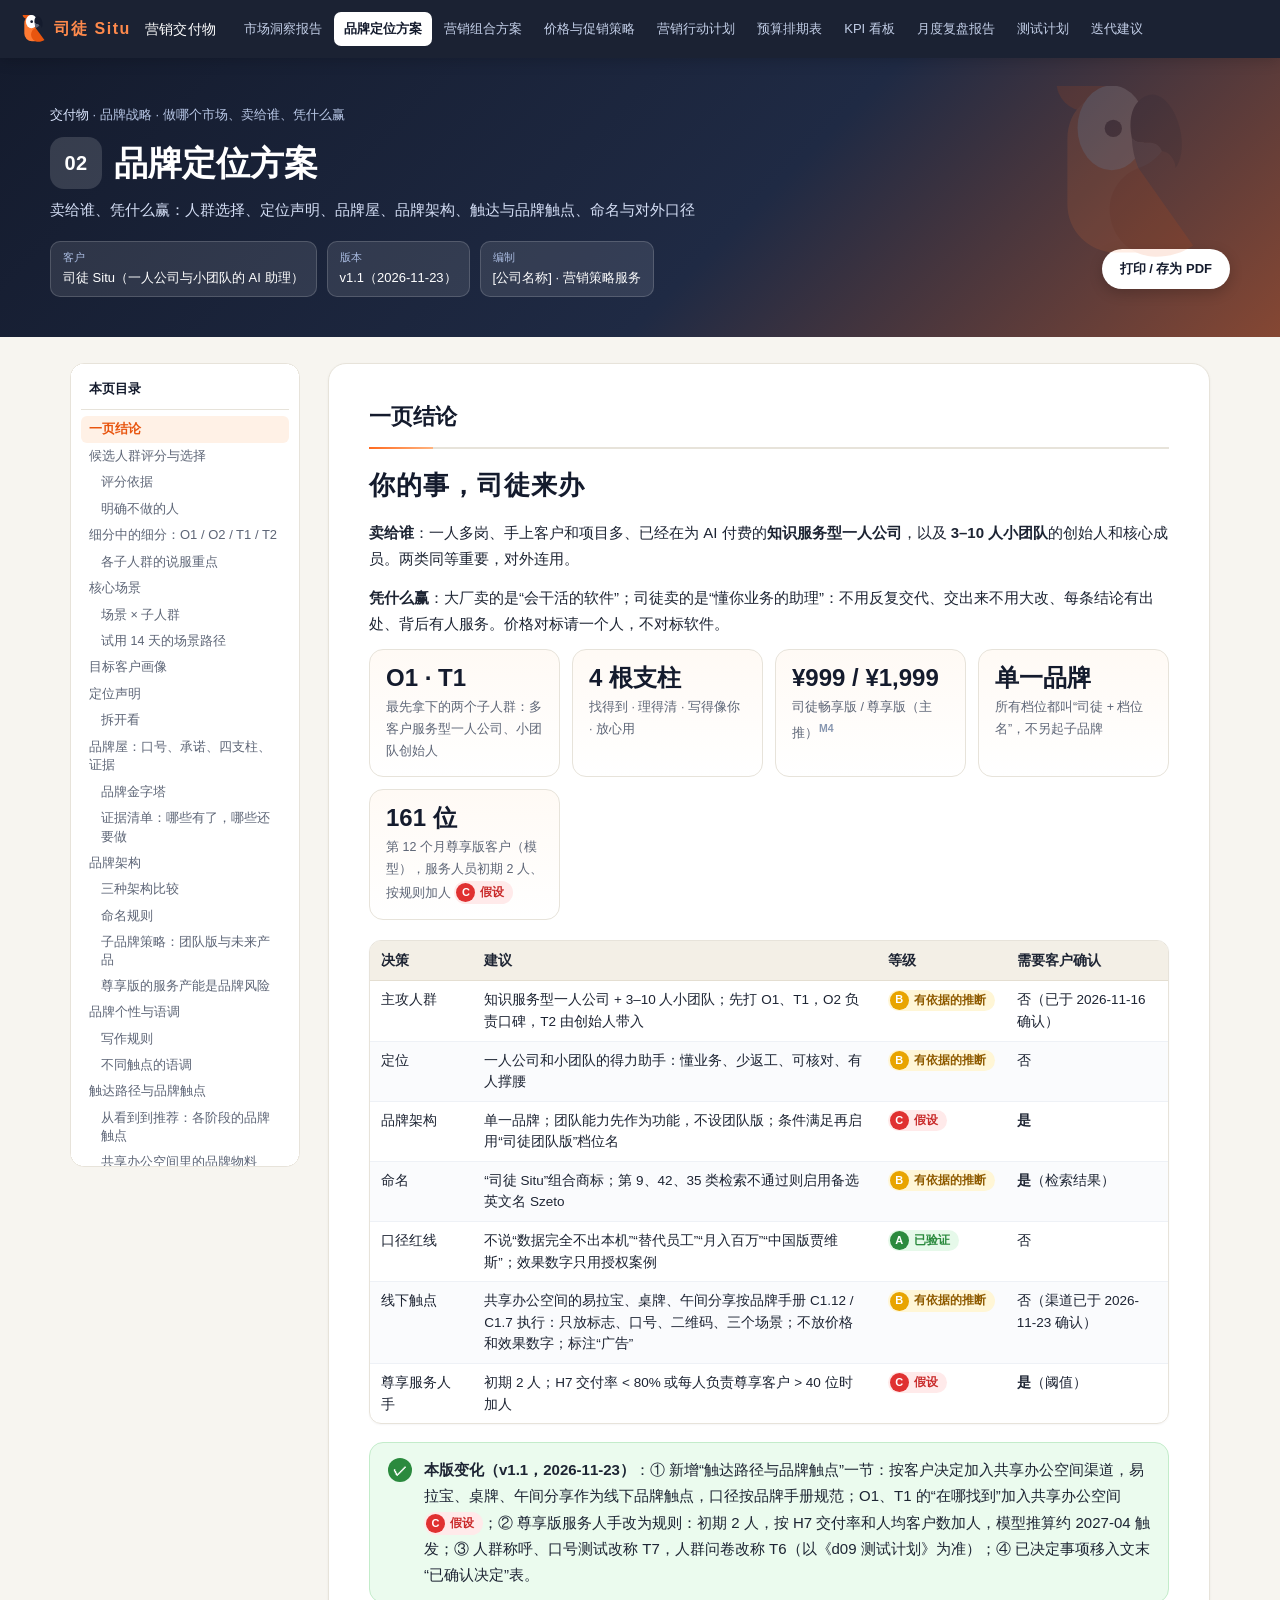
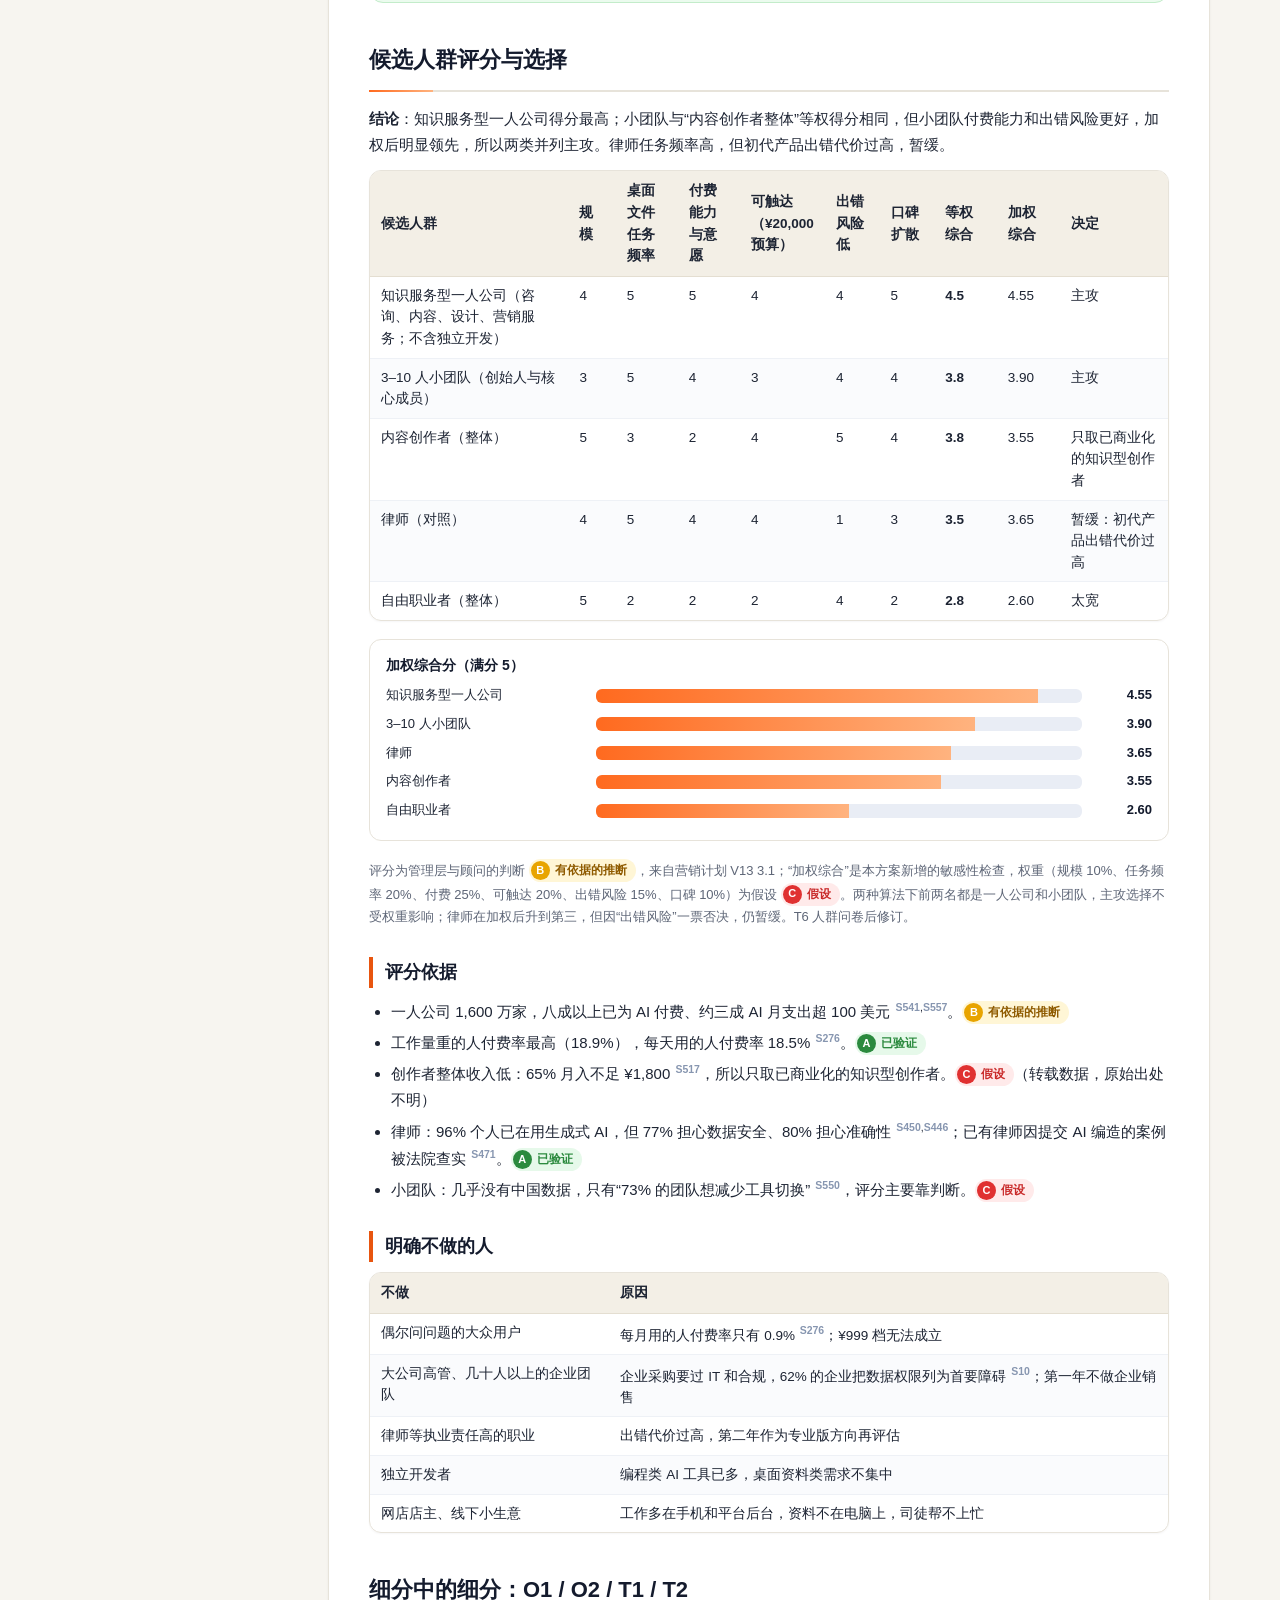
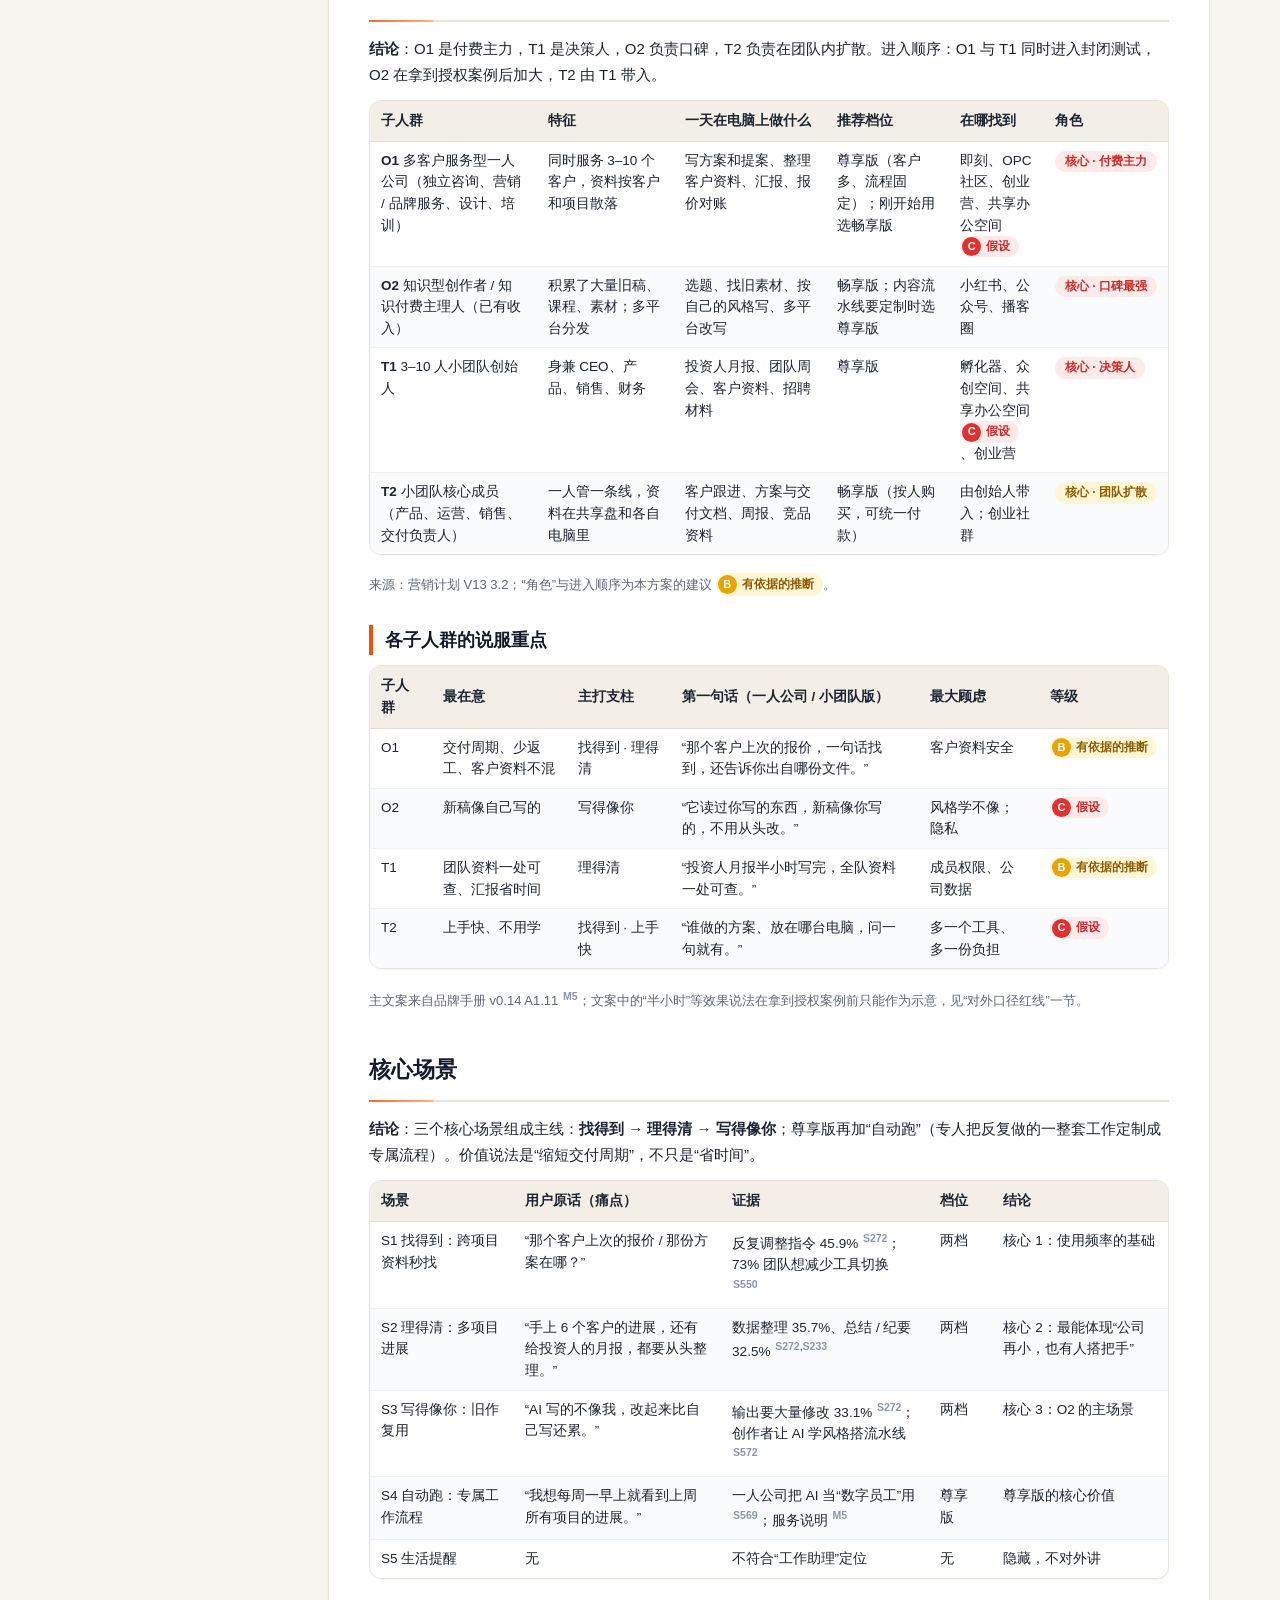
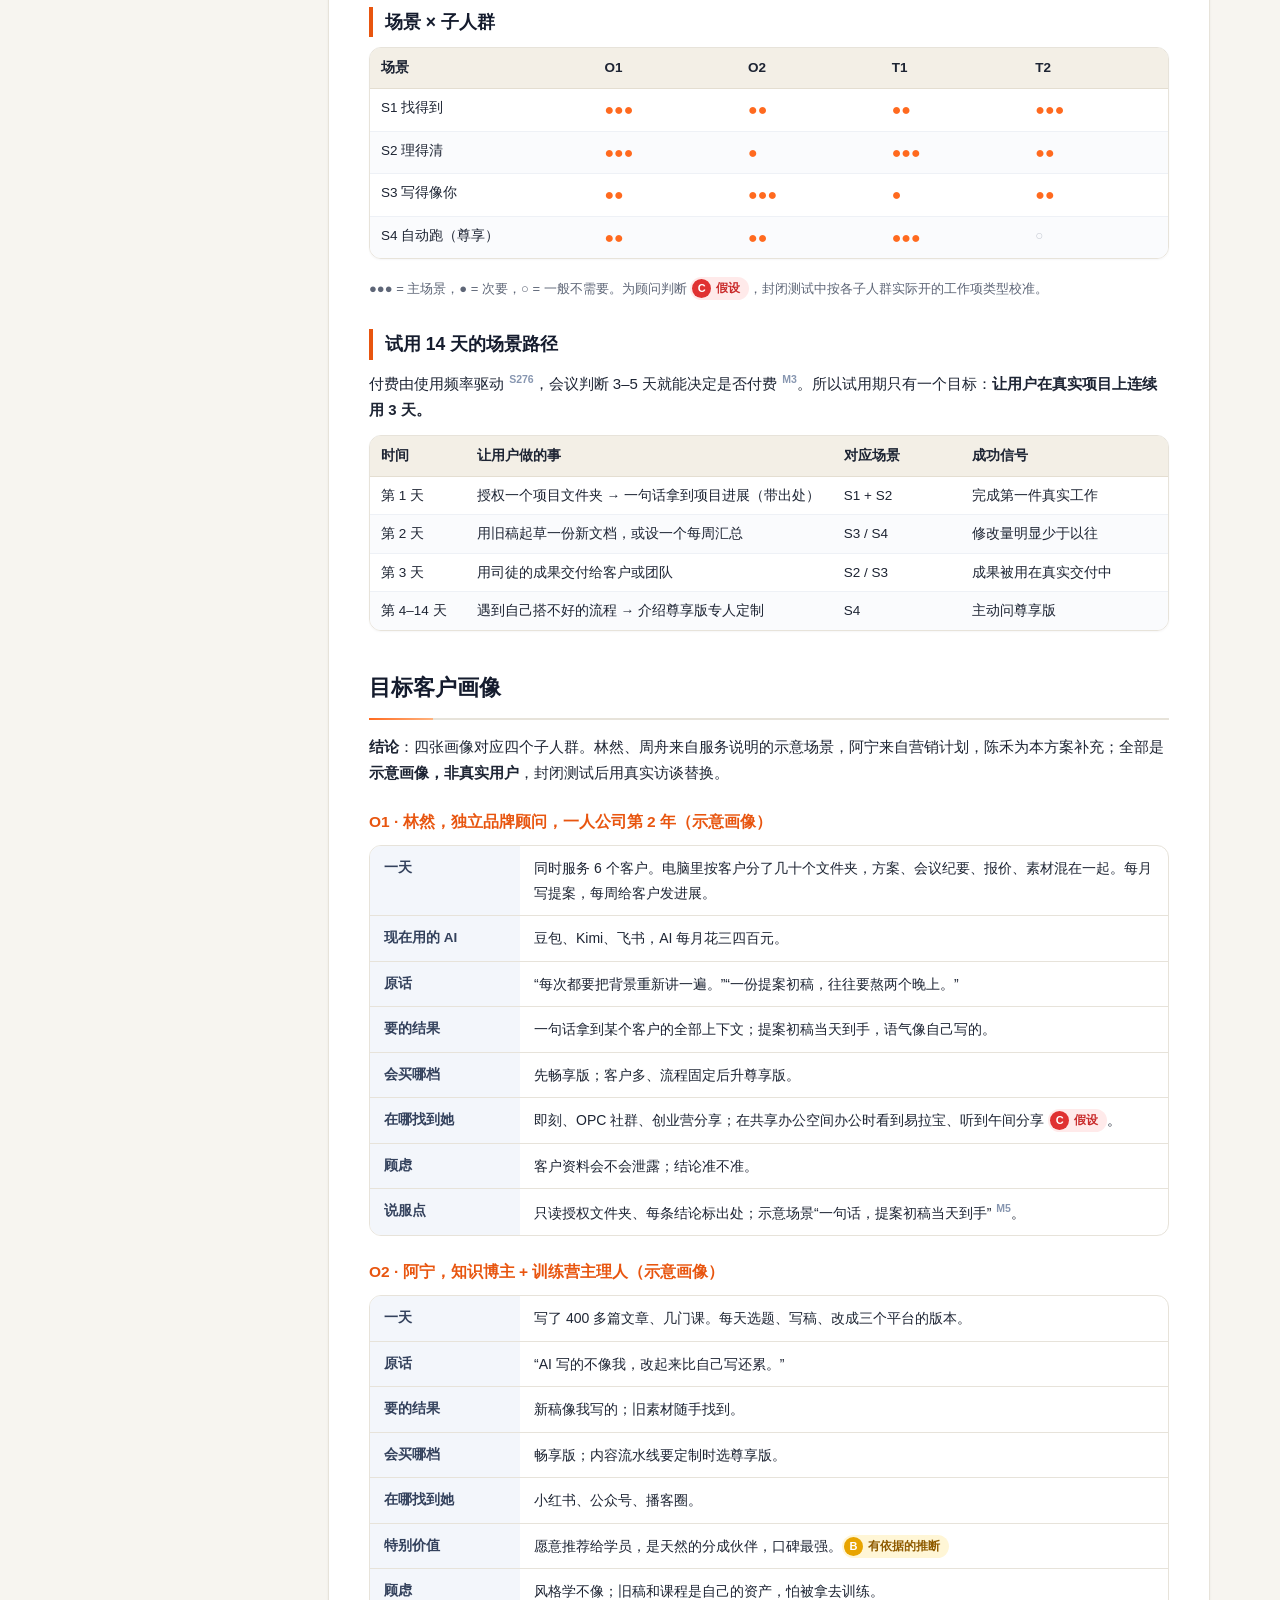
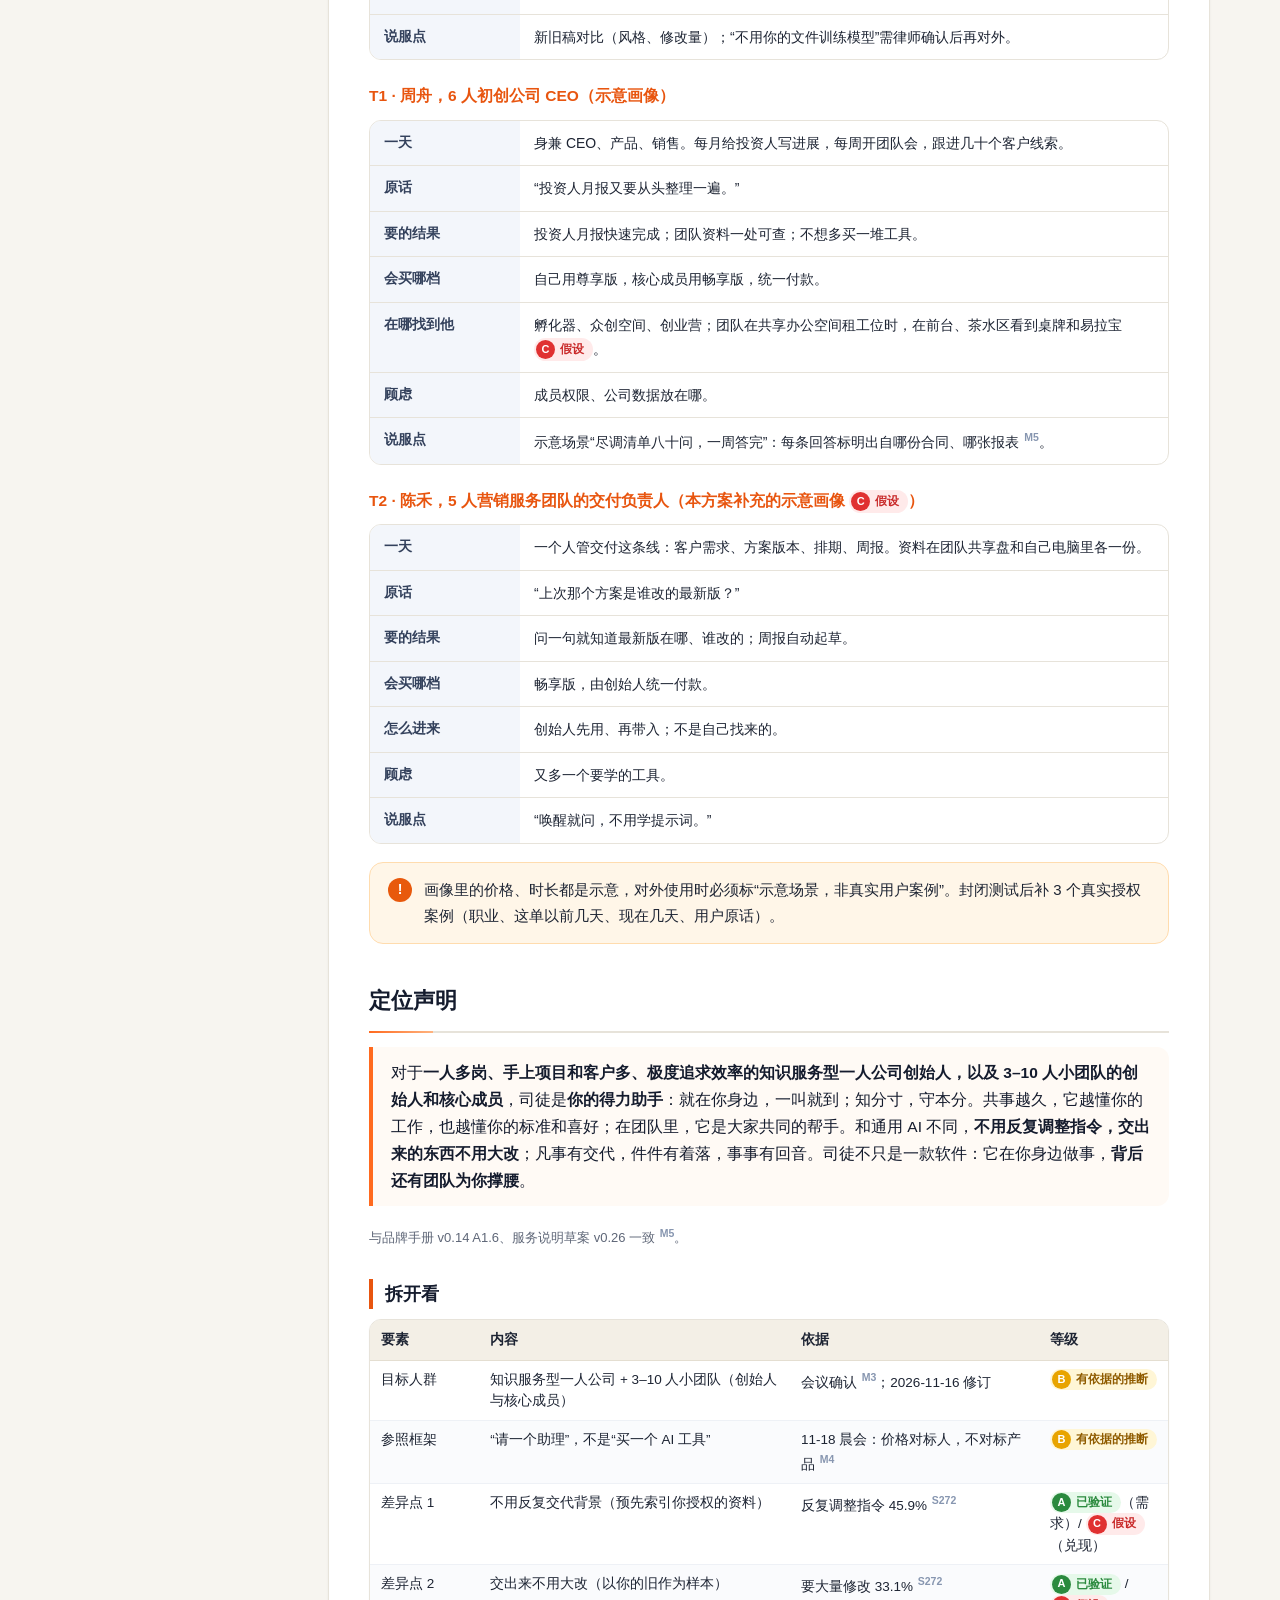
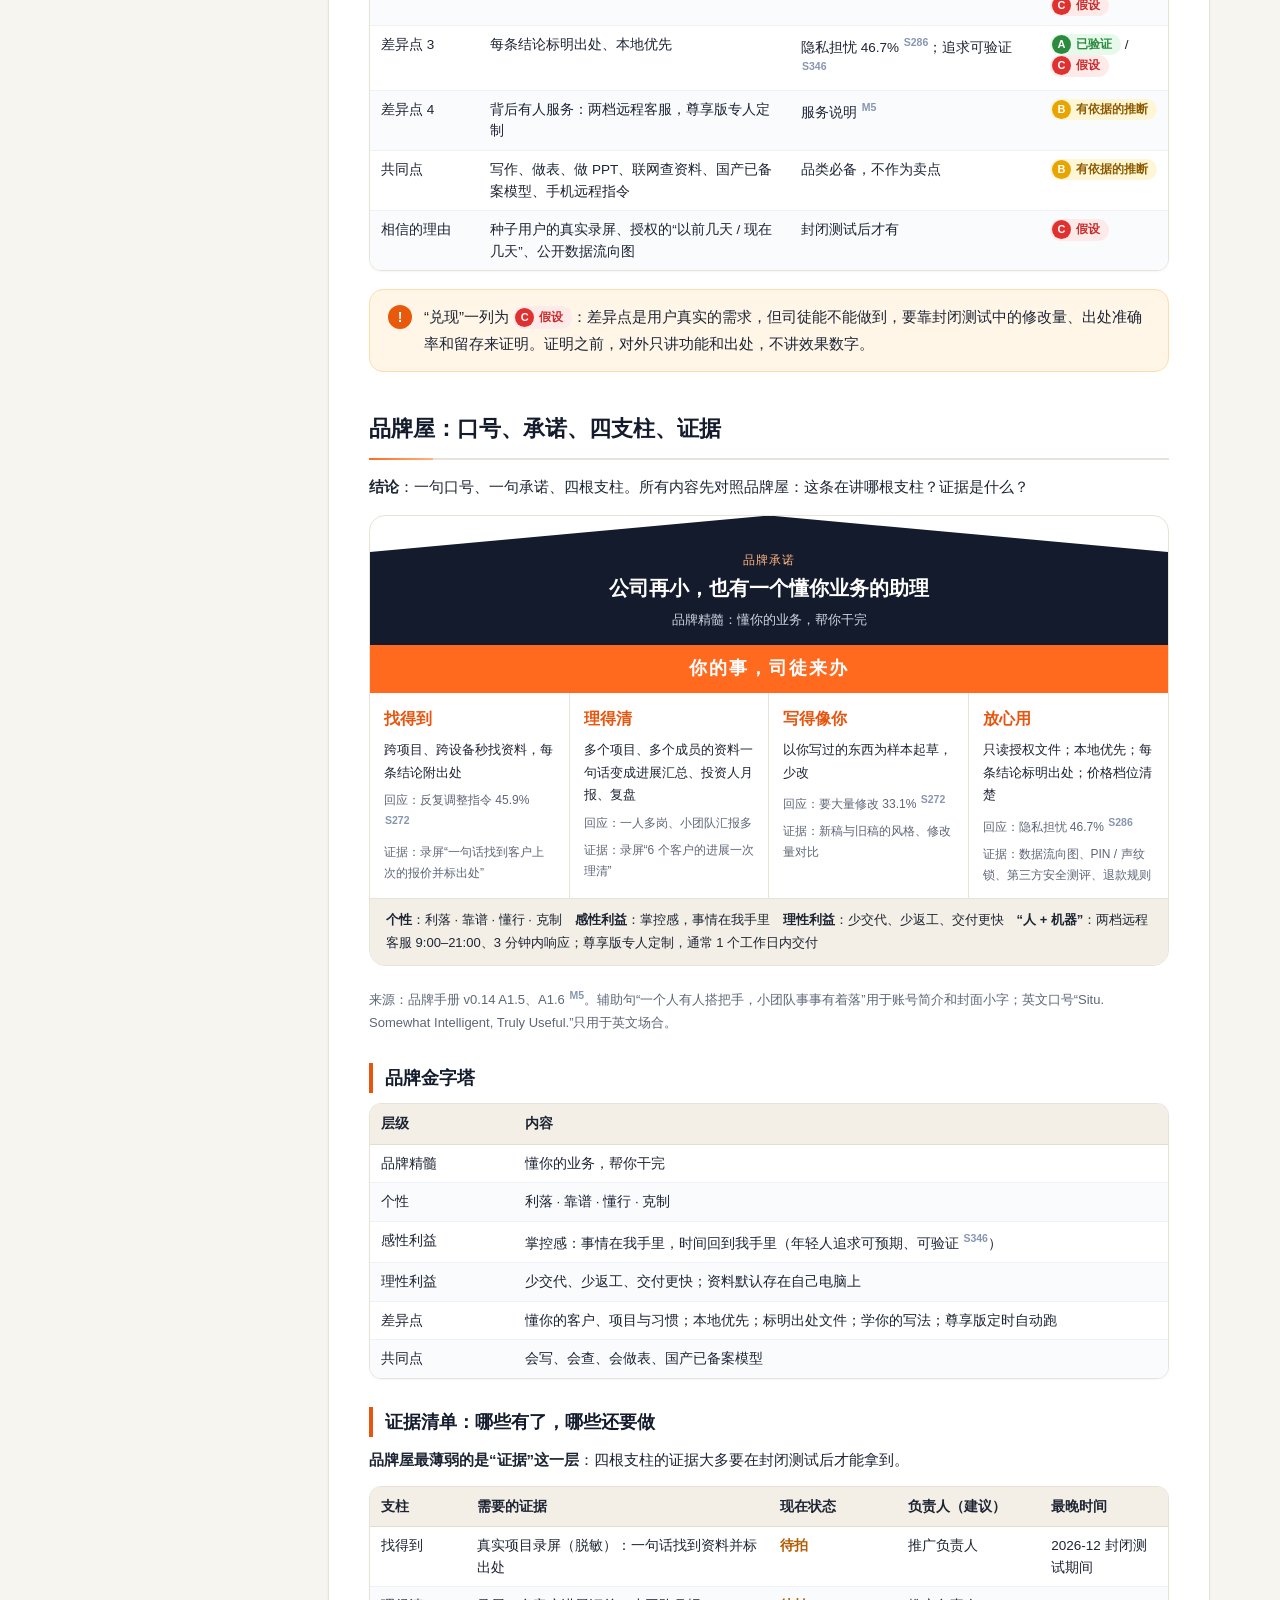
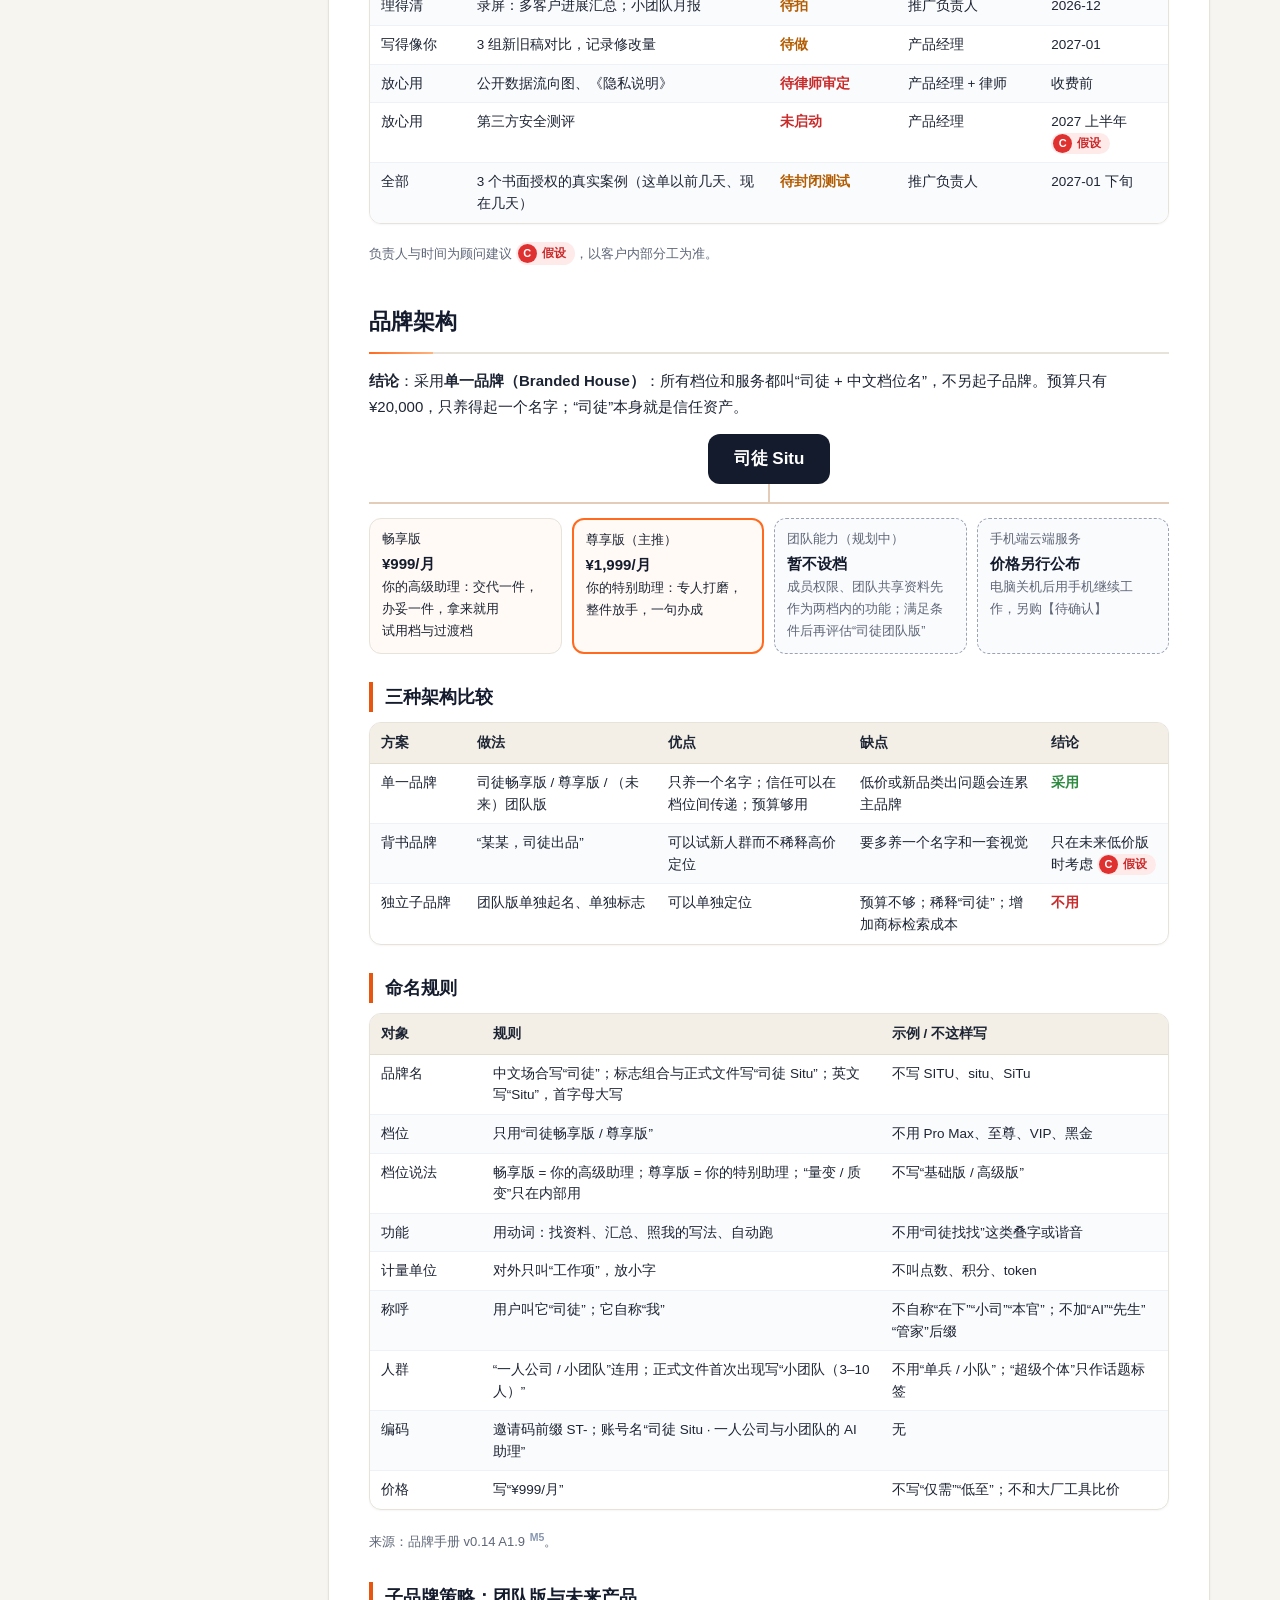
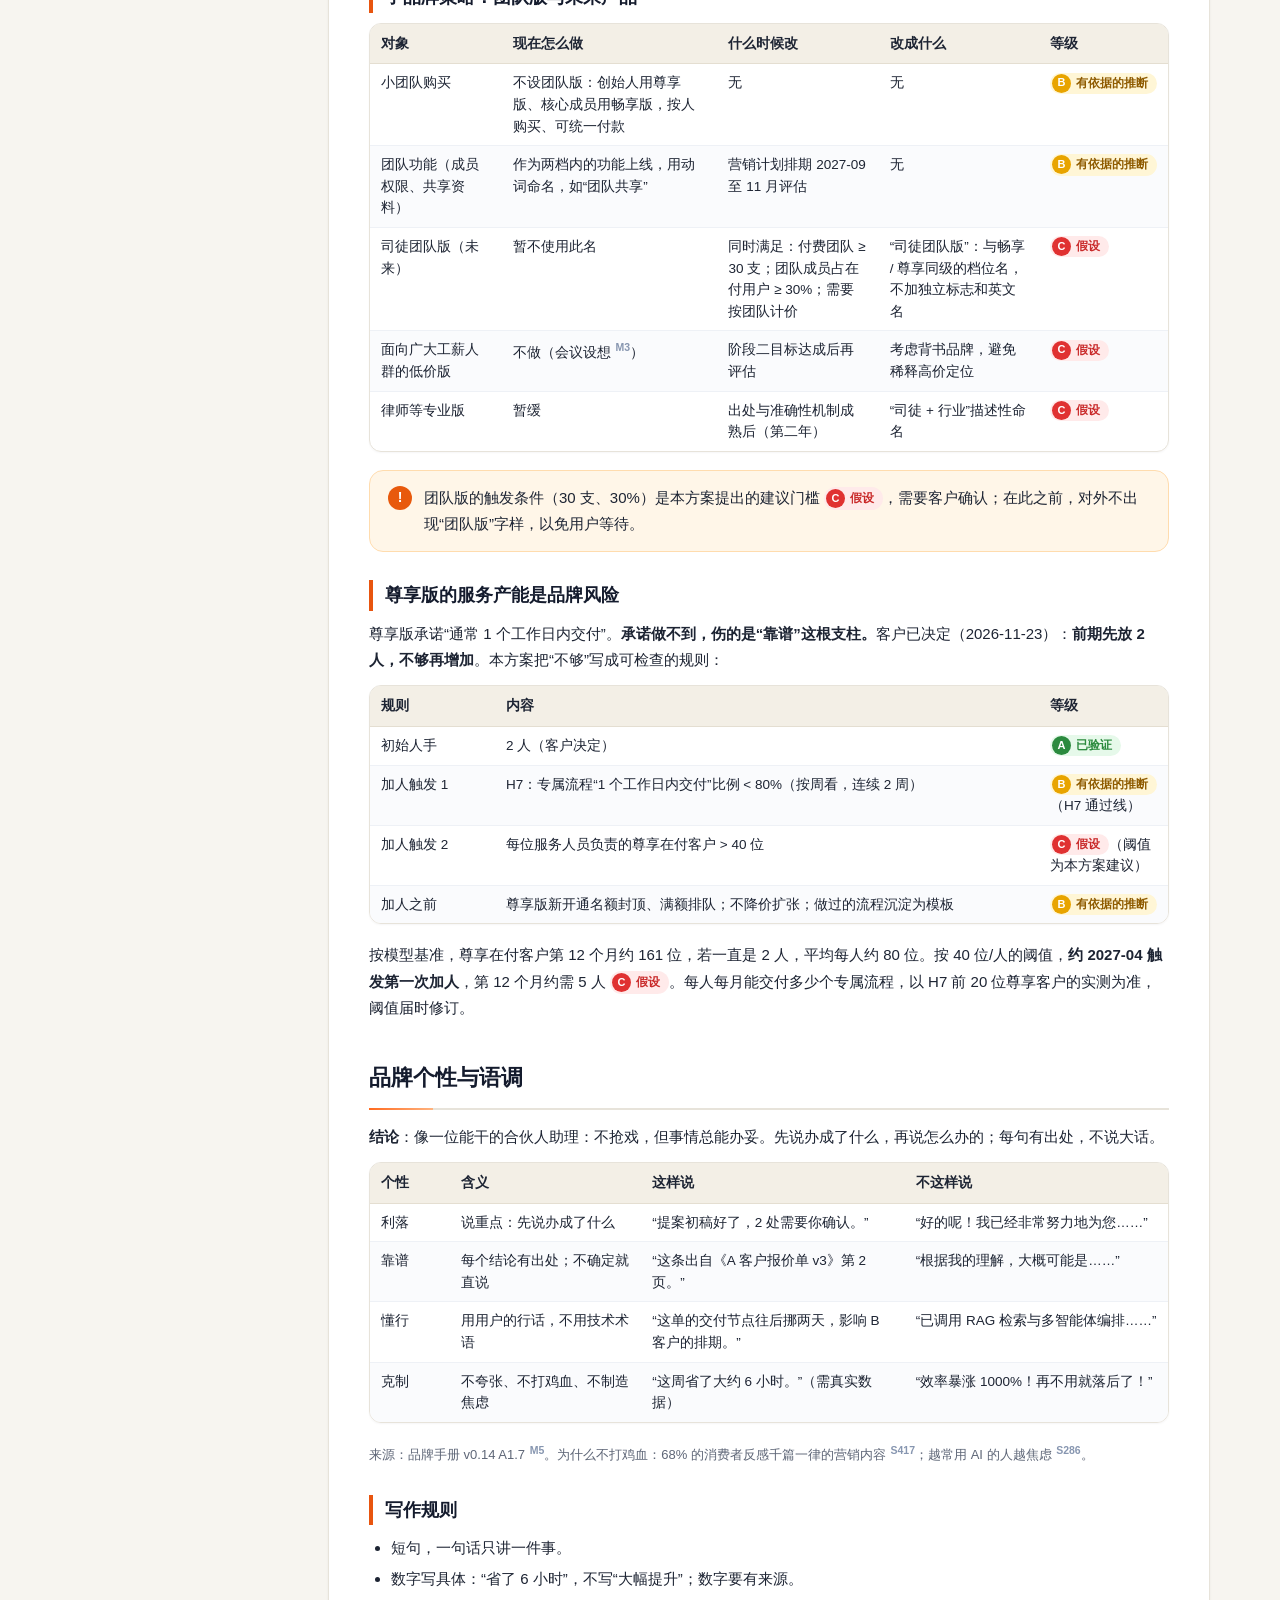
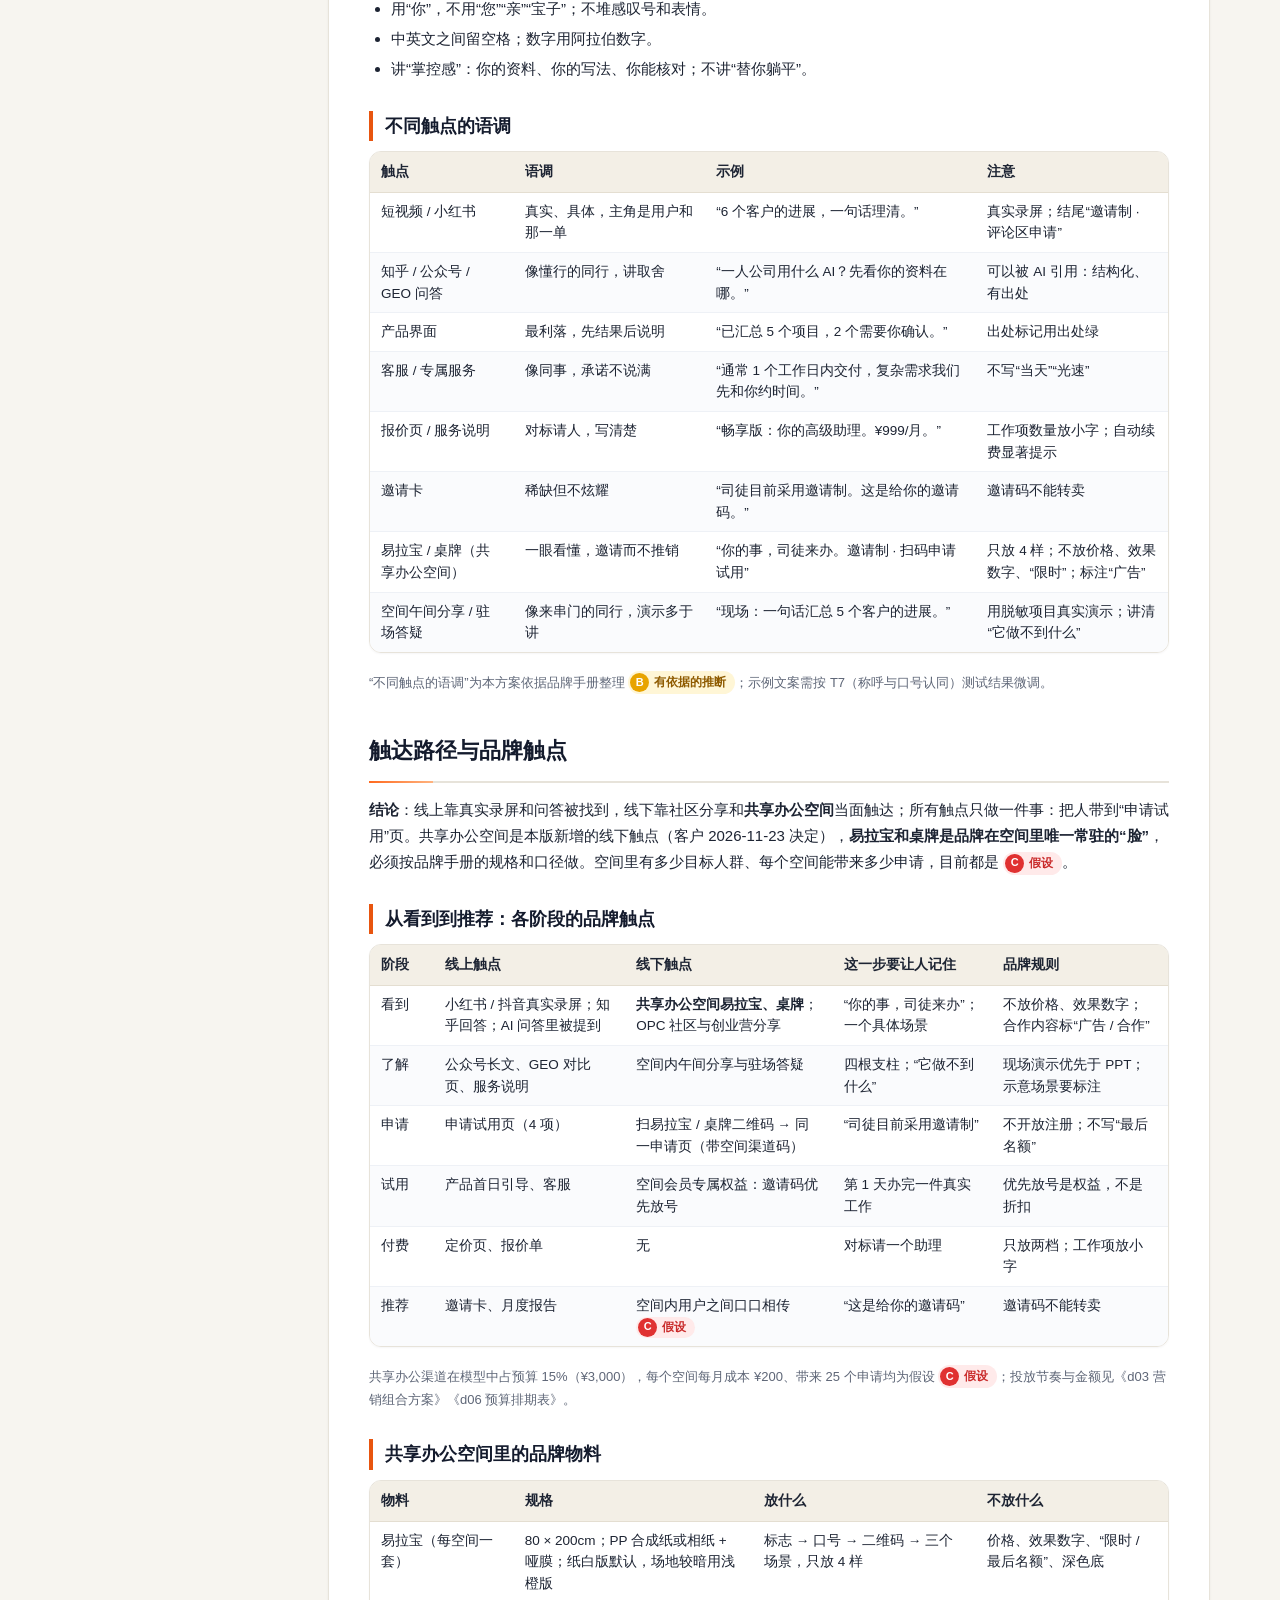
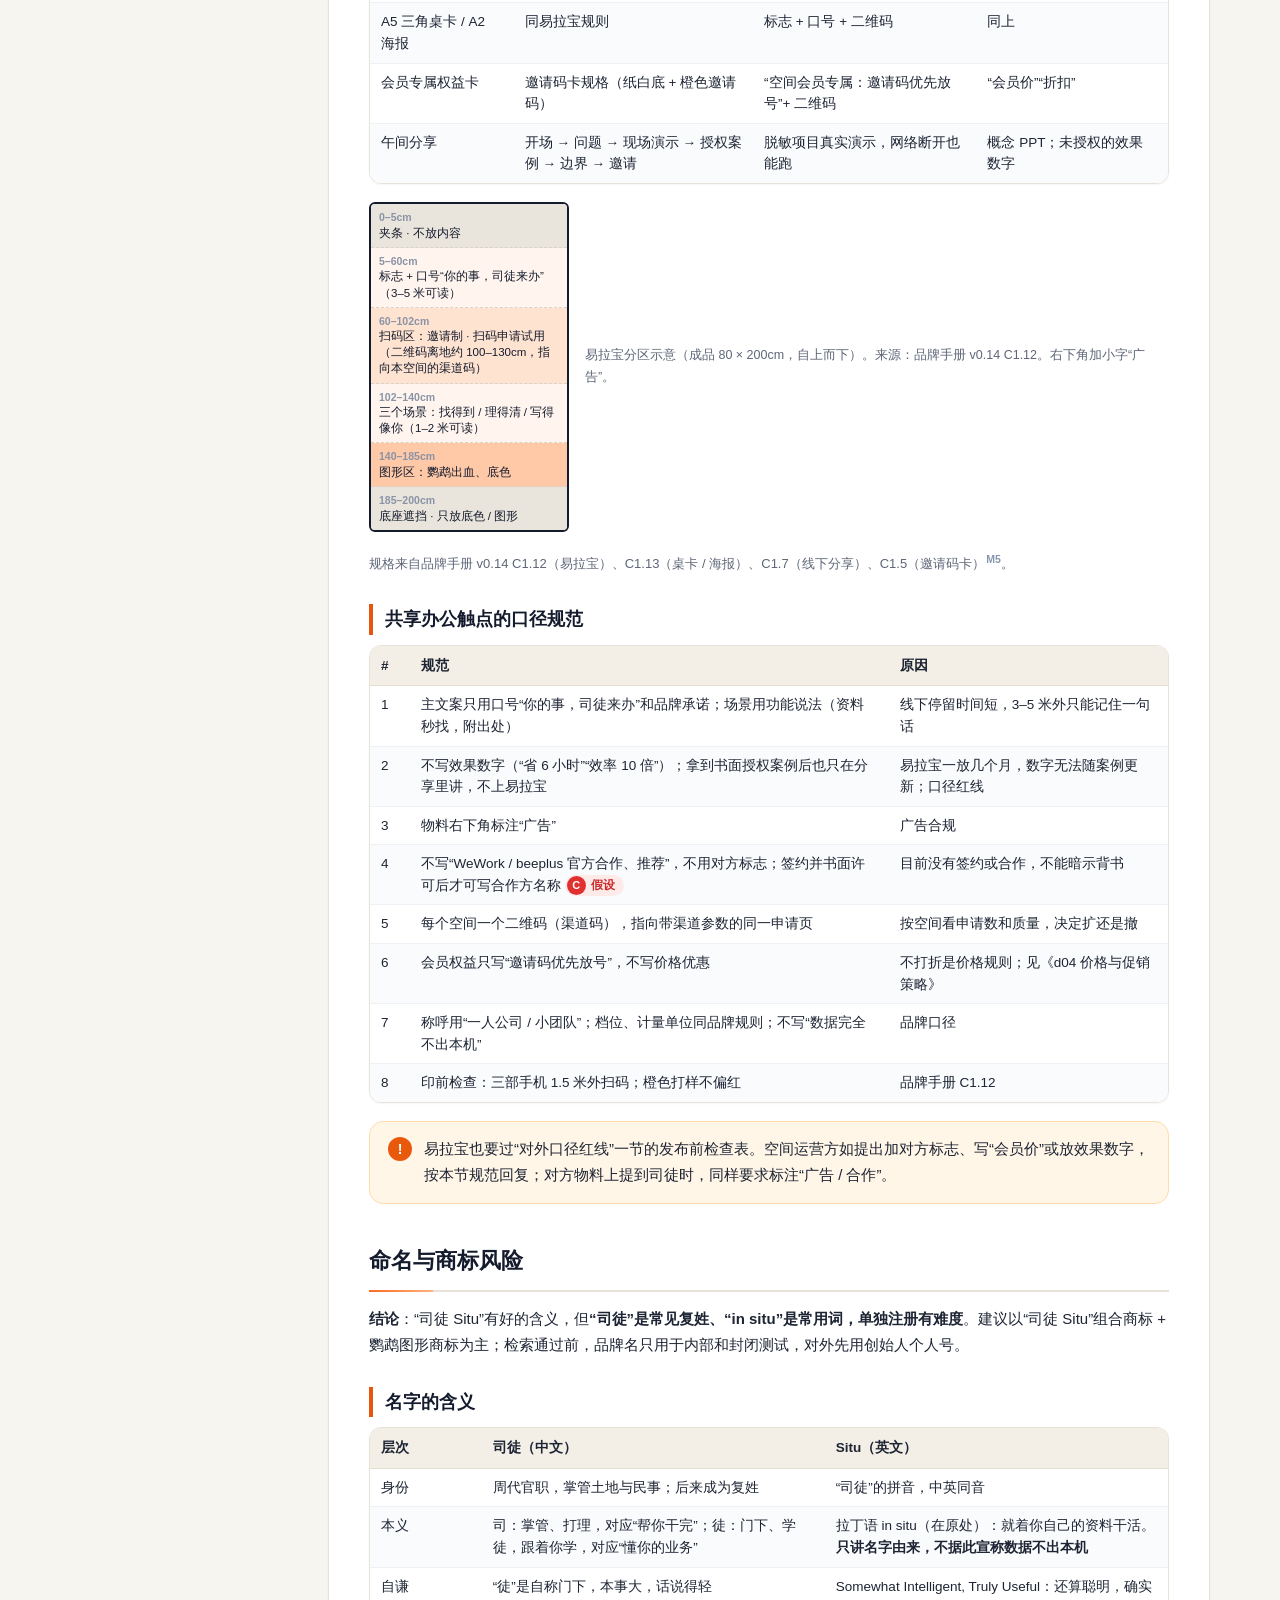
<file: public/d02.html>
<!DOCTYPE html>
<html lang="zh-CN"><head><meta charset="UTF-8"><meta name="viewport" content="width=device-width, initial-scale=1">
<title>品牌定位方案 · 司徒 Situ 营销交付物</title>
<link rel="icon" href="favicon.svg"><link rel="stylesheet" href="assets/style.css"><style>
.bh{margin:14px 0 20px;border:1px solid var(--line);border-radius:16px;overflow:hidden;background:#fff}
.bh .roof{background:#141B2D;color:#fff;text-align:center;padding:16px 18px 14px;clip-path:polygon(0 28%,50% 0,100% 28%,100% 100%,0 100%);padding-top:34px}
.bh .roof small{display:block;color:#FFB37F;font-size:12px;letter-spacing:1px}.bh .roof b{font-size:20px}
.bh .tag{display:block;background:#FF6A1F;color:#fff;text-align:center;font-weight:800;font-size:18px;padding:8px;letter-spacing:2px;border-radius:0}
.bh .cols{display:grid;grid-template-columns:repeat(4,1fr);gap:0}
.bh .col{padding:12px 14px;border-right:1px solid var(--line);font-size:13px}.bh .col:last-child{border-right:0}
.bh .col h5{margin:0 0 6px;font-size:16px;color:#E8550F}.bh .col .k{color:var(--muted);font-size:12px;margin-top:6px}
.bh .base{background:#F3EFE6;padding:10px 16px;font-size:13px;border-top:1px solid var(--line)}
.arch{margin:14px 0 20px;text-align:center}
.arch .mb{display:inline-block;background:#141B2D;color:#fff;border-radius:12px;padding:10px 26px;font-weight:800;font-size:17px}
.arch .ln{height:18px;border-left:2px solid #E4CDB8;width:0;margin:0 auto}
.arch .row{display:grid;grid-template-columns:repeat(4,1fr);gap:10px;border-top:2px solid #E4CDB8;padding-top:14px}
.arch .nd{border:1px solid var(--line);border-radius:12px;padding:10px 12px;font-size:12.5px;text-align:left;background:#FFFAF5}
.arch .nd b{display:block;font-size:15px;color:#141B2D}.arch .nd.main{border:2px solid #FF6A1F}
.arch .nd.plan{border:1px dashed #9aa3b5;background:#fafbfd;color:#5E6677}
.sc{display:grid;grid-template-columns:200px 1fr 60px;gap:10px;align-items:center;font-size:13px;margin:6px 0}
.sc .bar{height:14px}.sc .v{font-weight:800;color:#141B2D;text-align:right}
.scbox{border:1px solid var(--line);border-radius:12px;padding:12px 16px;margin:10px 0 18px;background:#fff}
.pos{font-size:16px;line-height:1.9}
.dot{color:#FF6A1F;font-size:16px}.dot2{color:#c7cbd4}
.ru{display:grid;grid-template-columns:200px 1fr;gap:16px;align-items:center;margin:10px 0 18px}
.ru-b{border:2px solid #141B2D;border-radius:6px;overflow:hidden;font-size:11.5px;line-height:1.4}
.ru-b>div{padding:6px 8px;border-bottom:1px dashed #d9d3c7;color:#141B2D}.ru-b>div:last-child{border-bottom:0}
.ru-b b{display:block;font-size:10.5px;color:#8a93a6;font-weight:600}
.ru-n{font-size:12.5px;color:var(--muted)}
@media(max-width:800px){.ru{grid-template-columns:1fr}.bh .cols,.arch .row{grid-template-columns:1fr 1fr}.sc{grid-template-columns:120px 1fr 50px}}
</style></head>
<body>
<header class="top"><a class="logo" href="index.html"><img src="assets/logo.svg" alt=""><b>司徒 Situ</b>营销交付物</a>
<nav class="topnav"><a href="d01.html">市场洞察报告</a><a href="d02.html" class=on>品牌定位方案</a><a href="d03.html">营销组合方案</a><a href="d04.html">价格与促销策略</a><a href="d05.html">营销行动计划</a><a href="d06.html">预算排期表</a><a href="d07.html">KPI 看板</a><a href="d08.html">月度复盘报告</a><a href="d09.html">测试计划</a><a href="d10.html">迭代建议</a></nav></header>
<section class="hero stage-strategy"><div class="in">
<div class="crumb"><a href="index.html">交付物</a> · 品牌战略 · 做哪个市场、卖给谁、凭什么赢</div>
<h1><span class="ic">02</span>品牌定位方案</h1><p class="sub">卖给谁、凭什么赢：人群选择、定位声明、品牌屋、品牌架构、触达与品牌触点、命名与对外口径</p>
<div class="meta"><div><span>客户</span>司徒 Situ（一人公司与小团队的 AI 助理）</div><div><span>版本</span>v1.1（2026-11-23）</div><div><span>编制</span>[公司名称] · 营销策略服务</div><a class="dl" href="javascript:window.print()">打印 / 存为 PDF</a></div>
</div></section>
<div class="layout"><aside class="toc"><div class="tt">本页目录</div><a class="t1" href="#s1">一页结论</a><a class="t1" href="#s2">候选人群评分与选择</a><a class="t2" href="#s2-1">评分依据</a><a class="t2" href="#s2-2">明确不做的人</a><a class="t1" href="#s3">细分中的细分：O1 / O2 / T1 / T2</a><a class="t2" href="#s3-1">各子人群的说服重点</a><a class="t1" href="#s4">核心场景</a><a class="t2" href="#s4-1">场景 × 子人群</a><a class="t2" href="#s4-2">试用 14 天的场景路径</a><a class="t1" href="#s5">目标客户画像</a><a class="t1" href="#s6">定位声明</a><a class="t2" href="#s6-1">拆开看</a><a class="t1" href="#s7">品牌屋：口号、承诺、四支柱、证据</a><a class="t2" href="#s7-1">品牌金字塔</a><a class="t2" href="#s7-2">证据清单：哪些有了，哪些还要做</a><a class="t1" href="#s8">品牌架构</a><a class="t2" href="#s8-1">三种架构比较</a><a class="t2" href="#s8-2">命名规则</a><a class="t2" href="#s8-3">子品牌策略：团队版与未来产品</a><a class="t2" href="#s8-4">尊享版的服务产能是品牌风险</a><a class="t1" href="#s9">品牌个性与语调</a><a class="t2" href="#s9-1">写作规则</a><a class="t2" href="#s9-2">不同触点的语调</a><a class="t1" href="#s10">触达路径与品牌触点</a><a class="t2" href="#s10-1">从看到到推荐：各阶段的品牌触点</a><a class="t2" href="#s10-2">共享办公空间里的品牌物料</a><a class="t2" href="#s10-3">共享办公触点的口径规范</a><a class="t1" href="#s11">命名与商标风险</a><a class="t2" href="#s11-1">名字的含义</a><a class="t2" href="#s11-2">风险清单</a><a class="t2" href="#s11-3">命名与商标行动清单</a><a class="t1" href="#s12">对外口径红线</a><a class="t2" href="#s12-1">绝对不说</a><a class="t2" href="#s12-2">有条件才说</a><a class="t2" href="#s12-3">推荐说法</a><a class="t2" href="#s12-4">发布前检查表</a><a class="t1" href="#s13">已确认决定、待确认事项与验证计划</a><a class="t2" href="#s13-1">已确认决定</a><a class="t2" href="#s13-2">仍待确认</a><a class="t2" href="#s13-3">验证计划</a><a class="t1" href="#s14">附：证据等级与数据来源</a></aside>
<main class="doc"><h2 class="h1" id="s1">一页结论</h2>
<p class="slogan">你的事，司徒来办</p>
<p><b>卖给谁</b>：一人多岗、手上客户和项目多、已经在为 AI 付费的<b>知识服务型一人公司</b>，以及 <b>3–10 人小团队</b>的创始人和核心成员。两类同等重要，对外连用。</p>
<p><b>凭什么赢</b>：大厂卖的是“会干活的软件”；司徒卖的是“懂你业务的助理”：不用反复交代、交出来不用大改、每条结论有出处、背后有人服务。价格对标请一个人，不对标软件。</p>
<div class="cards"><div class="cardk"><div class="v">O1 · T1</div><div class="l">最先拿下的两个子人群：多客户服务型一人公司、小团队创始人</div></div><div class="cardk"><div class="v">4 根支柱</div><div class="l">找得到 · 理得清 · 写得像你 · 放心用</div></div><div class="cardk"><div class="v">¥999 / ¥1,999</div><div class="l">司徒畅享版 / 尊享版（主推）<sup class="ref"><a href="#src-M4" title="公司内部资料 · 会议纪要：晨会：产品定位、核心能力与定价（2026-11-18）">M4</a></sup></div></div><div class="cardk"><div class="v">单一品牌</div><div class="l">所有档位都叫“司徒 + 档位名”，不另起子品牌</div></div><div class="cardk"><div class="v">161 位</div><div class="l">第 12 个月尊享版客户（模型），服务人员初期 2 人、按规则加人 <span class="ev evc" title="证据等级：C 假设"><i>C</i>假设</span></div></div></div>
<div class="tw"><table><colgroup><col style="width:14.0%"><col style="width:56.0%"><col style="width:8.0%"><col style="width:22.0%"></colgroup><thead><tr><th>决策</th><th>建议</th><th>等级</th><th>需要客户确认</th></tr></thead><tbody><tr><td>主攻人群</td><td>知识服务型一人公司 + 3–10 人小团队；先打 O1、T1，O2 负责口碑，T2 由创始人带入</td><td><span class="ev evb" title="证据等级：B 有依据的推断"><i>B</i>有依据的推断</span></td><td>否（已于 2026-11-16 确认）</td></tr><tr><td>定位</td><td>一人公司和小团队的得力助手：懂业务、少返工、可核对、有人撑腰</td><td><span class="ev evb" title="证据等级：B 有依据的推断"><i>B</i>有依据的推断</span></td><td>否</td></tr><tr><td>品牌架构</td><td>单一品牌；团队能力先作为功能，不设团队版；条件满足再启用“司徒团队版”档位名</td><td><span class="ev evc" title="证据等级：C 假设"><i>C</i>假设</span></td><td><b>是</b></td></tr><tr><td>命名</td><td>“司徒 Situ”组合商标；第 9、42、35 类检索不通过则启用备选英文名 Szeto</td><td><span class="ev evb" title="证据等级：B 有依据的推断"><i>B</i>有依据的推断</span></td><td><b>是</b>（检索结果）</td></tr><tr><td>口径红线</td><td>不说“数据完全不出本机”“替代员工”“月入百万”“中国版贾维斯”；效果数字只用授权案例</td><td><span class="ev eva" title="证据等级：A 已验证"><i>A</i>已验证</span></td><td>否</td></tr><tr><td>线下触点</td><td>共享办公空间的易拉宝、桌牌、午间分享按品牌手册 C1.12 / C1.7 执行：只放标志、口号、二维码、三个场景；不放价格和效果数字；标注“广告”</td><td><span class="ev evb" title="证据等级：B 有依据的推断"><i>B</i>有依据的推断</span></td><td>否（渠道已于 2026-11-23 确认）</td></tr><tr><td>尊享服务人手</td><td>初期 2 人；H7 交付率 &lt; 80% 或每人负责尊享客户 &gt; 40 位时加人</td><td><span class="ev evc" title="证据等级：C 假设"><i>C</i>假设</span></td><td><b>是</b>（阈值）</td></tr></tbody></table></div>
<div class="box ok"><span class="bi">✓</span><div><b>本版变化（v1.1，2026-11-23）</b>：① 新增“触达路径与品牌触点”一节：按客户决定加入共享办公空间渠道，易拉宝、桌牌、午间分享作为线下品牌触点，口径按品牌手册规范；O1、T1 的“在哪找到”加入共享办公空间 <span class="ev evc" title="证据等级：C 假设"><i>C</i>假设</span>；② 尊享版服务人手改为规则：初期 2 人，按 H7 交付率和人均客户数加人，模型推算约 2027-04 触发；③ 人群称呼、口号测试改称 T7，人群问卷改称 T6（以《d09 测试计划》为准）；④ 已决定事项移入文末“已确认决定”表。</div></div>
<h2 class="h1" id="s2">候选人群评分与选择</h2>
<p><b>结论</b>：知识服务型一人公司得分最高；小团队与“内容创作者整体”等权得分相同，但小团队付费能力和出错风险更好，加权后明显领先，所以两类并列主攻。律师任务频率高，但初代产品出错代价过高，暂缓。</p>
<div class="tw"><table><colgroup><col style="width:26.0%"><col style="width:6.0%"><col style="width:8.0%"><col style="width:8.0%"><col style="width:8.0%"><col style="width:7.0%"><col style="width:7.0%"><col style="width:8.0%"><col style="width:8.0%"><col style="width:14.0%"></colgroup><thead><tr><th>候选人群</th><th>规模</th><th>桌面文件任务频率</th><th>付费能力与意愿</th><th>可触达（¥20,000 预算）</th><th>出错风险低</th><th>口碑扩散</th><th>等权综合</th><th>加权综合</th><th>决定</th></tr></thead><tbody><tr><td>知识服务型一人公司（咨询、内容、设计、营销服务；不含独立开发）</td><td>4</td><td>5</td><td>5</td><td>4</td><td>4</td><td>5</td><td><b>4.5</b></td><td>4.55</td><td>主攻</td></tr><tr><td>3–10 人小团队（创始人与核心成员）</td><td>3</td><td>5</td><td>4</td><td>3</td><td>4</td><td>4</td><td><b>3.8</b></td><td>3.90</td><td>主攻</td></tr><tr><td>内容创作者（整体）</td><td>5</td><td>3</td><td>2</td><td>4</td><td>5</td><td>4</td><td><b>3.8</b></td><td>3.55</td><td>只取已商业化的知识型创作者</td></tr><tr><td>律师（对照）</td><td>4</td><td>5</td><td>4</td><td>4</td><td>1</td><td>3</td><td><b>3.5</b></td><td>3.65</td><td>暂缓：初代产品出错代价过高</td></tr><tr><td>自由职业者（整体）</td><td>5</td><td>2</td><td>2</td><td>2</td><td>4</td><td>2</td><td><b>2.8</b></td><td>2.60</td><td>太宽</td></tr></tbody></table></div>
<div class="scbox"><b style="font-size:14px;color:#141B2D">加权综合分（满分 5）</b><div class="sc"><div>知识服务型一人公司</div><div class="bar"><i style="width:91%"></i></div><div class="v">4.55</div></div><div class="sc"><div>3–10 人小团队</div><div class="bar"><i style="width:78%"></i></div><div class="v">3.90</div></div><div class="sc"><div>律师</div><div class="bar"><i style="width:73%"></i></div><div class="v">3.65</div></div><div class="sc"><div>内容创作者</div><div class="bar"><i style="width:71%"></i></div><div class="v">3.55</div></div><div class="sc"><div>自由职业者</div><div class="bar"><i style="width:52%"></i></div><div class="v">2.60</div></div></div>
<p class="note">评分为管理层与顾问的判断 <span class="ev evb" title="证据等级：B 有依据的推断"><i>B</i>有依据的推断</span>，来自营销计划 V13 3.1；“加权综合”是本方案新增的敏感性检查，权重（规模 10%、任务频率 20%、付费 25%、可触达 20%、出错风险 15%、口碑 10%）为假设 <span class="ev evc" title="证据等级：C 假设"><i>C</i>假设</span>。两种算法下前两名都是一人公司和小团队，主攻选择不受权重影响；律师在加权后升到第三，但因“出错风险”一票否决，仍暂缓。T6 人群问卷后修订。</p>
<h3 class="h2" id="s2-1">评分依据</h3>
<ul><li>一人公司 1,600 万家，八成以上已为 AI 付费、约三成 AI 月支出超 100 美元 <sup class="ref"><a href="#src-S541" title="shobserver.com · 姚建华等：2026年中国一人公司（OPC）调研报告">S541</a>,<a href="#src-S557" title="zhuanlan.zhihu.com · 一人公司完全指南：AI时代的超级个体，都在怎么赚钱？">S557</a></sup>。<span class="ev evb" title="证据等级：B 有依据的推断"><i>B</i>有依据的推断</span></li><li>工作量重的人付费率最高（18.9%），每天用的人付费率 18.5% <sup class="ref"><a href="#src-S276" title="woshipm.com · 每天用AI的人，付费意愿是低频者的13倍：你被AI“绑架”了吗？ | 人人都是产品经理">S276</a></sup>。<span class="ev eva" title="证据等级：A 已验证"><i>A</i>已验证</span></li><li>创作者整体收入低：65% 月入不足 ¥1,800 <sup class="ref"><a href="#src-S517" title="zhuanlan.zhihu.com · 2026中国自媒体行业创作者生存现状报告">S517</a></sup>，所以只取已商业化的知识型创作者。<span class="ev evc" title="证据等级：C 假设"><i>C</i>假设</span>（转载数据，原始出处不明）</li><li>律师：96% 个人已在用生成式 AI，但 77% 担心数据安全、80% 担心准确性 <sup class="ref"><a href="#src-S450" title="china.legalbusinessonline.com · AI加速中国法律服务国际化，律师个人使用和机构布局仍存在差异（ZH/EN） | Asian Legal Business">S450</a>,<a href="#src-S446" title="lexisnexis.com · 88%中国法律人已用AI，下一个改变工作方式的，会是你吗？">S446</a></sup>；已有律师因提交 AI 编造的案例被法院查实 <sup class="ref"><a href="#src-S471" title="readaitime.com · 法律AI：落地场景、产品、公司与政策（2026） · 读懂AI时代">S471</a></sup>。<span class="ev eva" title="证据等级：A 已验证"><i>A</i>已验证</span></li><li>小团队：几乎没有中国数据，只有“73% 的团队想减少工具切换” <sup class="ref"><a href="#src-S550" title="intl.cloud.baidu.com · 2026年AI生产力工具选型指南：从场景适配到成本优化">S550</a></sup>，评分主要靠判断。<span class="ev evc" title="证据等级：C 假设"><i>C</i>假设</span></li></ul>
<h3 class="h2" id="s2-2">明确不做的人</h3>
<div class="tw"><table><colgroup><col style="width:30.0%"><col style="width:70.0%"></colgroup><thead><tr><th>不做</th><th>原因</th></tr></thead><tbody><tr><td>偶尔问问题的大众用户</td><td>每月用的人付费率只有 0.9% <sup class="ref"><a href="#src-S276" title="woshipm.com · 每天用AI的人，付费意愿是低频者的13倍：你被AI“绑架”了吗？ | 人人都是产品经理">S276</a></sup>；¥999 档无法成立</td></tr><tr><td>大公司高管、几十人以上的企业团队</td><td>企业采购要过 IT 和合规，62% 的企业把数据权限列为首要障碍 <sup class="ref"><a href="#src-S10" title="idc.com · IDC - IDC洞察：政策与市场共振——《智能体实施意见》发布，企业级智能体迈入规模化治理新时代">S10</a></sup>；第一年不做企业销售</td></tr><tr><td>律师等执业责任高的职业</td><td>出错代价过高，第二年作为专业版方向再评估</td></tr><tr><td>独立开发者</td><td>编程类 AI 工具已多，桌面资料类需求不集中</td></tr><tr><td>网店店主、线下小生意</td><td>工作多在手机和平台后台，资料不在电脑上，司徒帮不上忙</td></tr></tbody></table></div>
<h2 class="h1" id="s3">细分中的细分：O1 / O2 / T1 / T2</h2>
<p><b>结论</b>：O1 是付费主力，T1 是决策人，O2 负责口碑，T2 负责在团队内扩散。进入顺序：O1 与 T1 同时进入封闭测试，O2 在拿到授权案例后加大，T2 由 T1 带入。</p>
<div class="tw"><table><colgroup><col style="width:22.0%"><col style="width:18.0%"><col style="width:20.0%"><col style="width:16.0%"><col style="width:12.0%"><col style="width:12.0%"></colgroup><thead><tr><th>子人群</th><th>特征</th><th>一天在电脑上做什么</th><th>推荐档位</th><th>在哪找到</th><th>角色</th></tr></thead><tbody><tr><td><b>O1</b> 多客户服务型一人公司（独立咨询、营销 / 品牌服务、设计、培训）</td><td>同时服务 3–10 个客户，资料按客户和项目散落</td><td>写方案和提案、整理客户资料、汇报、报价对账</td><td>尊享版（客户多、流程固定）；刚开始用选畅享版</td><td>即刻、OPC 社区、创业营、共享办公空间 <span class="ev evc" title="证据等级：C 假设"><i>C</i>假设</span></td><td><span class="pill p1">核心 · 付费主力</span></td></tr><tr><td><b>O2</b> 知识型创作者 / 知识付费主理人（已有收入）</td><td>积累了大量旧稿、课程、素材；多平台分发</td><td>选题、找旧素材、按自己的风格写、多平台改写</td><td>畅享版；内容流水线要定制时选尊享版</td><td>小红书、公众号、播客圈</td><td><span class="pill p1">核心 · 口碑最强</span></td></tr><tr><td><b>T1</b> 3–10 人小团队创始人</td><td>身兼 CEO、产品、销售、财务</td><td>投资人月报、团队周会、客户资料、招聘材料</td><td>尊享版</td><td>孵化器、众创空间、共享办公空间 <span class="ev evc" title="证据等级：C 假设"><i>C</i>假设</span>、创业营</td><td><span class="pill p1">核心 · 决策人</span></td></tr><tr><td><b>T2</b> 小团队核心成员（产品、运营、销售、交付负责人）</td><td>一人管一条线，资料在共享盘和各自电脑里</td><td>客户跟进、方案与交付文档、周报、竞品资料</td><td>畅享版（按人购买，可统一付款）</td><td>由创始人带入；创业社群</td><td><span class="pill p2">核心 · 团队扩散</span></td></tr></tbody></table></div>
<p class="note">来源：营销计划 V13 3.2；“角色”与进入顺序为本方案的建议 <span class="ev evb" title="证据等级：B 有依据的推断"><i>B</i>有依据的推断</span>。</p>
<h3 class="h2" id="s3-1">各子人群的说服重点</h3>
<div class="tw"><table><colgroup><col style="width:8.2%"><col style="width:18.4%"><col style="width:14.3%"><col style="width:34.7%"><col style="width:16.3%"><col style="width:8.2%"></colgroup><thead><tr><th>子人群</th><th>最在意</th><th>主打支柱</th><th>第一句话（一人公司 / 小团队版）</th><th>最大顾虑</th><th>等级</th></tr></thead><tbody><tr><td>O1</td><td>交付周期、少返工、客户资料不混</td><td>找得到 · 理得清</td><td>“那个客户上次的报价，一句话找到，还告诉你出自哪份文件。”</td><td>客户资料安全</td><td><span class="ev evb" title="证据等级：B 有依据的推断"><i>B</i>有依据的推断</span></td></tr><tr><td>O2</td><td>新稿像自己写的</td><td>写得像你</td><td>“它读过你写的东西，新稿像你写的，不用从头改。”</td><td>风格学不像；隐私</td><td><span class="ev evc" title="证据等级：C 假设"><i>C</i>假设</span></td></tr><tr><td>T1</td><td>团队资料一处可查、汇报省时间</td><td>理得清</td><td>“投资人月报半小时写完，全队资料一处可查。”</td><td>成员权限、公司数据</td><td><span class="ev evb" title="证据等级：B 有依据的推断"><i>B</i>有依据的推断</span></td></tr><tr><td>T2</td><td>上手快、不用学</td><td>找得到 · 上手快</td><td>“谁做的方案、放在哪台电脑，问一句就有。”</td><td>多一个工具、多一份负担</td><td><span class="ev evc" title="证据等级：C 假设"><i>C</i>假设</span></td></tr></tbody></table></div>
<p class="note">主文案来自品牌手册 v0.14 A1.11 <sup class="ref"><a href="#src-M5" title="公司内部资料 · 《司徒 服务说明（畅享版 / 尊享版）》草案 v0.26 与品牌手册 v0.14">M5</a></sup>；文案中的“半小时”等效果说法在拿到授权案例前只能作为示意，见“对外口径红线”一节。</p>
<h2 class="h1" id="s4">核心场景</h2>
<p><b>结论</b>：三个核心场景组成主线：<b>找得到 → 理得清 → 写得像你</b>；尊享版再加“自动跑”（专人把反复做的一整套工作定制成专属流程）。价值说法是“缩短交付周期”，不只是“省时间”。</p>
<div class="tw"><table><colgroup><col style="width:18.0%"><col style="width:26.0%"><col style="width:26.0%"><col style="width:8.0%"><col style="width:22.0%"></colgroup><thead><tr><th>场景</th><th>用户原话（痛点）</th><th>证据</th><th>档位</th><th>结论</th></tr></thead><tbody><tr><td>S1 找得到：跨项目资料秒找</td><td>“那个客户上次的报价 / 那份方案在哪？”</td><td>反复调整指令 45.9% <sup class="ref"><a href="#src-S272" title="163.com · 报告：56.1%的职场人愿意为AI服务付费|求职|智联招聘|ai服务_网易订阅">S272</a></sup>；73% 团队想减少工具切换 <sup class="ref"><a href="#src-S550" title="intl.cloud.baidu.com · 2026年AI生产力工具选型指南：从场景适配到成本优化">S550</a></sup></td><td>两档</td><td>核心 1：使用频率的基础</td></tr><tr><td>S2 理得清：多项目进展</td><td>“手上 6 个客户的进展，还有给投资人的月报，都要从头整理。”</td><td>数据整理 35.7%、总结 / 纪要 32.5% <sup class="ref"><a href="#src-S272" title="163.com · 报告：56.1%的职场人愿意为AI服务付费|求职|智联招聘|ai服务_网易订阅">S272</a>,<a href="#src-S233" title="pdf.dfcfw.com · 生成式人工智能应用发展报告（2026）">S233</a></sup></td><td>两档</td><td>核心 2：最能体现“公司再小，也有人搭把手”</td></tr><tr><td>S3 写得像你：旧作复用</td><td>“AI 写的不像我，改起来比自己写还累。”</td><td>输出要大量修改 33.1% <sup class="ref"><a href="#src-S272" title="163.com · 报告：56.1%的职场人愿意为AI服务付费|求职|智联招聘|ai服务_网易订阅">S272</a></sup>；创作者让 AI 学风格搭流水线 <sup class="ref"><a href="#src-S572" title="woshipm.com · 我用AI搭了一条内容流水线：日更3平台，每天仅投入2小时 | 人人都是产品经理">S572</a></sup></td><td>两档</td><td>核心 3：O2 的主场景</td></tr><tr><td>S4 自动跑：专属工作流程</td><td>“我想每周一早上就看到上周所有项目的进展。”</td><td>一人公司把 AI 当“数字员工”用 <sup class="ref"><a href="#src-S569" title="zhuanlan.zhihu.com · 一人公司时代：AI工具栈如何让个人拥有团队级生产力">S569</a></sup>；服务说明 <sup class="ref"><a href="#src-M5" title="公司内部资料 · 《司徒 服务说明（畅享版 / 尊享版）》草案 v0.26 与品牌手册 v0.14">M5</a></sup></td><td>尊享版</td><td>尊享版的核心价值</td></tr><tr><td>S5 生活提醒</td><td>无</td><td>不符合“工作助理”定位</td><td>无</td><td>隐藏，不对外讲</td></tr></tbody></table></div>
<h3 class="h2" id="s4-1">场景 × 子人群</h3>
<div class="tw"><table><colgroup><col style="width:28.0%"><col style="width:18.0%"><col style="width:18.0%"><col style="width:18.0%"><col style="width:18.0%"></colgroup><thead><tr><th>场景</th><th>O1</th><th>O2</th><th>T1</th><th>T2</th></tr></thead><tbody><tr><td>S1 找得到</td><td><span class="dot">●●●</span></td><td><span class="dot">●●</span></td><td><span class="dot">●●</span></td><td><span class="dot">●●●</span></td></tr><tr><td>S2 理得清</td><td><span class="dot">●●●</span></td><td><span class="dot">●</span></td><td><span class="dot">●●●</span></td><td><span class="dot">●●</span></td></tr><tr><td>S3 写得像你</td><td><span class="dot">●●</span></td><td><span class="dot">●●●</span></td><td><span class="dot">●</span></td><td><span class="dot">●●</span></td></tr><tr><td>S4 自动跑（尊享）</td><td><span class="dot">●●</span></td><td><span class="dot">●●</span></td><td><span class="dot">●●●</span></td><td><span class="dot2">○</span></td></tr></tbody></table></div>
<p class="note">●●● = 主场景，● = 次要，○ = 一般不需要。为顾问判断 <span class="ev evc" title="证据等级：C 假设"><i>C</i>假设</span>，封闭测试中按各子人群实际开的工作项类型校准。</p>
<h3 class="h2" id="s4-2">试用 14 天的场景路径</h3>
<p>付费由使用频率驱动 <sup class="ref"><a href="#src-S276" title="woshipm.com · 每天用AI的人，付费意愿是低频者的13倍：你被AI“绑架”了吗？ | 人人都是产品经理">S276</a></sup>，会议判断 3–5 天就能决定是否付费 <sup class="ref"><a href="#src-M3" title="公司内部资料 · 会议纪要：目标人群与定价策略（2026-11-13）">M3</a></sup>。所以试用期只有一个目标：<b>让用户在真实项目上连续用 3 天。</b></p>
<div class="tw"><table><colgroup><col style="width:12.0%"><col style="width:46.0%"><col style="width:16.0%"><col style="width:26.0%"></colgroup><thead><tr><th>时间</th><th>让用户做的事</th><th>对应场景</th><th>成功信号</th></tr></thead><tbody><tr><td>第 1 天</td><td>授权一个项目文件夹 → 一句话拿到项目进展（带出处）</td><td>S1 + S2</td><td>完成第一件真实工作</td></tr><tr><td>第 2 天</td><td>用旧稿起草一份新文档，或设一个每周汇总</td><td>S3 / S4</td><td>修改量明显少于以往</td></tr><tr><td>第 3 天</td><td>用司徒的成果交付给客户或团队</td><td>S2 / S3</td><td>成果被用在真实交付中</td></tr><tr><td>第 4–14 天</td><td>遇到自己搭不好的流程 → 介绍尊享版专人定制</td><td>S4</td><td>主动问尊享版</td></tr></tbody></table></div>
<h2 class="h1" id="s5">目标客户画像</h2>
<p><b>结论</b>：四张画像对应四个子人群。林然、周舟来自服务说明的示意场景，阿宁来自营销计划，陈禾为本方案补充；全部是<b>示意画像，非真实用户</b>，封闭测试后用真实访谈替换。</p>
<h4 class="h3">O1 · 林然，独立品牌顾问，一人公司第 2 年（示意画像）</h4>
<div class="kv"><div class="kv-k">一天</div><div class="kv-v">同时服务 6 个客户。电脑里按客户分了几十个文件夹，方案、会议纪要、报价、素材混在一起。每月写提案，每周给客户发进展。</div><div class="kv-k">现在用的 AI</div><div class="kv-v">豆包、Kimi、飞书，AI 每月花三四百元。</div><div class="kv-k">原话</div><div class="kv-v">“每次都要把背景重新讲一遍。”“一份提案初稿，往往要熬两个晚上。”</div><div class="kv-k">要的结果</div><div class="kv-v">一句话拿到某个客户的全部上下文；提案初稿当天到手，语气像自己写的。</div><div class="kv-k">会买哪档</div><div class="kv-v">先畅享版；客户多、流程固定后升尊享版。</div><div class="kv-k">在哪找到她</div><div class="kv-v">即刻、OPC 社群、创业营分享；在共享办公空间办公时看到易拉宝、听到午间分享 <span class="ev evc" title="证据等级：C 假设"><i>C</i>假设</span>。</div><div class="kv-k">顾虑</div><div class="kv-v">客户资料会不会泄露；结论准不准。</div><div class="kv-k">说服点</div><div class="kv-v">只读授权文件夹、每条结论标出处；示意场景“一句话，提案初稿当天到手” <sup class="ref"><a href="#src-M5" title="公司内部资料 · 《司徒 服务说明（畅享版 / 尊享版）》草案 v0.26 与品牌手册 v0.14">M5</a></sup>。</div></div>
<h4 class="h3">O2 · 阿宁，知识博主 + 训练营主理人（示意画像）</h4>
<div class="kv"><div class="kv-k">一天</div><div class="kv-v">写了 400 多篇文章、几门课。每天选题、写稿、改成三个平台的版本。</div><div class="kv-k">原话</div><div class="kv-v">“AI 写的不像我，改起来比自己写还累。”</div><div class="kv-k">要的结果</div><div class="kv-v">新稿像我写的；旧素材随手找到。</div><div class="kv-k">会买哪档</div><div class="kv-v">畅享版；内容流水线要定制时选尊享版。</div><div class="kv-k">在哪找到她</div><div class="kv-v">小红书、公众号、播客圈。</div><div class="kv-k">特别价值</div><div class="kv-v">愿意推荐给学员，是天然的分成伙伴，口碑最强。<span class="ev evb" title="证据等级：B 有依据的推断"><i>B</i>有依据的推断</span></div><div class="kv-k">顾虑</div><div class="kv-v">风格学不像；旧稿和课程是自己的资产，怕被拿去训练。</div><div class="kv-k">说服点</div><div class="kv-v">新旧稿对比（风格、修改量）；“不用你的文件训练模型”需律师确认后再对外。</div></div>
<h4 class="h3">T1 · 周舟，6 人初创公司 CEO（示意画像）</h4>
<div class="kv"><div class="kv-k">一天</div><div class="kv-v">身兼 CEO、产品、销售。每月给投资人写进展，每周开团队会，跟进几十个客户线索。</div><div class="kv-k">原话</div><div class="kv-v">“投资人月报又要从头整理一遍。”</div><div class="kv-k">要的结果</div><div class="kv-v">投资人月报快速完成；团队资料一处可查；不想多买一堆工具。</div><div class="kv-k">会买哪档</div><div class="kv-v">自己用尊享版，核心成员用畅享版，统一付款。</div><div class="kv-k">在哪找到他</div><div class="kv-v">孵化器、众创空间、创业营；团队在共享办公空间租工位时，在前台、茶水区看到桌牌和易拉宝 <span class="ev evc" title="证据等级：C 假设"><i>C</i>假设</span>。</div><div class="kv-k">顾虑</div><div class="kv-v">成员权限、公司数据放在哪。</div><div class="kv-k">说服点</div><div class="kv-v">示意场景“尽调清单八十问，一周答完”：每条回答标明出自哪份合同、哪张报表 <sup class="ref"><a href="#src-M5" title="公司内部资料 · 《司徒 服务说明（畅享版 / 尊享版）》草案 v0.26 与品牌手册 v0.14">M5</a></sup>。</div></div>
<h4 class="h3">T2 · 陈禾，5 人营销服务团队的交付负责人（本方案补充的示意画像 <span class="ev evc" title="证据等级：C 假设"><i>C</i>假设</span>）</h4>
<div class="kv"><div class="kv-k">一天</div><div class="kv-v">一个人管交付这条线：客户需求、方案版本、排期、周报。资料在团队共享盘和自己电脑里各一份。</div><div class="kv-k">原话</div><div class="kv-v">“上次那个方案是谁改的最新版？”</div><div class="kv-k">要的结果</div><div class="kv-v">问一句就知道最新版在哪、谁改的；周报自动起草。</div><div class="kv-k">会买哪档</div><div class="kv-v">畅享版，由创始人统一付款。</div><div class="kv-k">怎么进来</div><div class="kv-v">创始人先用、再带入；不是自己找来的。</div><div class="kv-k">顾虑</div><div class="kv-v">又多一个要学的工具。</div><div class="kv-k">说服点</div><div class="kv-v">“唤醒就问，不用学提示词。”</div></div>
<div class="box warn"><span class="bi">!</span><div>画像里的价格、时长都是示意，对外使用时必须标“示意场景，非真实用户案例”。封闭测试后补 3 个真实授权案例（职业、这单以前几天、现在几天、用户原话）。</div></div>
<h2 class="h1" id="s6">定位声明</h2>
<div class="quote">对于<b>一人多岗、手上项目和客户多、极度追求效率的知识服务型一人公司创始人，以及 3–10 人小团队的创始人和核心成员</b>，司徒是<b>你的得力助手</b>：就在你身边，一叫就到；知分寸，守本分。共事越久，它越懂你的工作，也越懂你的标准和喜好；在团队里，它是大家共同的帮手。和通用 AI 不同，<b>不用反复调整指令，交出来的东西不用大改</b>；凡事有交代，件件有着落，事事有回音。司徒不只是一款软件：它在你身边做事，<b>背后还有团队为你撑腰</b>。</div>
<p class="note">与品牌手册 v0.14 A1.6、服务说明草案 v0.26 一致 <sup class="ref"><a href="#src-M5" title="公司内部资料 · 《司徒 服务说明（畅享版 / 尊享版）》草案 v0.26 与品牌手册 v0.14">M5</a></sup>。</p>
<h3 class="h2" id="s6-1">拆开看</h3>
<div class="tw"><table><colgroup><col style="width:14.0%"><col style="width:40.0%"><col style="width:32.0%"><col style="width:14.0%"></colgroup><thead><tr><th>要素</th><th>内容</th><th>依据</th><th>等级</th></tr></thead><tbody><tr><td>目标人群</td><td>知识服务型一人公司 + 3–10 人小团队（创始人与核心成员）</td><td>会议确认 <sup class="ref"><a href="#src-M3" title="公司内部资料 · 会议纪要：目标人群与定价策略（2026-11-13）">M3</a></sup>；2026-11-16 修订</td><td><span class="ev evb" title="证据等级：B 有依据的推断"><i>B</i>有依据的推断</span></td></tr><tr><td>参照框架</td><td>“请一个助理”，不是“买一个 AI 工具”</td><td>11-18 晨会：价格对标人，不对标产品 <sup class="ref"><a href="#src-M4" title="公司内部资料 · 会议纪要：晨会：产品定位、核心能力与定价（2026-11-18）">M4</a></sup></td><td><span class="ev evb" title="证据等级：B 有依据的推断"><i>B</i>有依据的推断</span></td></tr><tr><td>差异点 1</td><td>不用反复交代背景（预先索引你授权的资料）</td><td>反复调整指令 45.9% <sup class="ref"><a href="#src-S272" title="163.com · 报告：56.1%的职场人愿意为AI服务付费|求职|智联招聘|ai服务_网易订阅">S272</a></sup></td><td><span class="ev eva" title="证据等级：A 已验证"><i>A</i>已验证</span>（需求）/ <span class="ev evc" title="证据等级：C 假设"><i>C</i>假设</span>（兑现）</td></tr><tr><td>差异点 2</td><td>交出来不用大改（以你的旧作为样本）</td><td>要大量修改 33.1% <sup class="ref"><a href="#src-S272" title="163.com · 报告：56.1%的职场人愿意为AI服务付费|求职|智联招聘|ai服务_网易订阅">S272</a></sup></td><td><span class="ev eva" title="证据等级：A 已验证"><i>A</i>已验证</span> / <span class="ev evc" title="证据等级：C 假设"><i>C</i>假设</span></td></tr><tr><td>差异点 3</td><td>每条结论标明出处、本地优先</td><td>隐私担忧 46.7% <sup class="ref"><a href="#src-S286" title="m.36kr.com · 中国公众对生成式AI的看法与使用行为-36氪">S286</a></sup>；追求可验证 <sup class="ref"><a href="#src-S346" title="埃森哲 Accenture（埃森哲商业研究院） · 确定性：Z世代的新坐标｜埃森哲中国消费者洞察（用户提供 PDF；2025 年中国消费者调研 N=5,000，其中 18–29 岁 N=988，2025-08/09 在线问卷）">S346</a></sup></td><td><span class="ev eva" title="证据等级：A 已验证"><i>A</i>已验证</span> / <span class="ev evc" title="证据等级：C 假设"><i>C</i>假设</span></td></tr><tr><td>差异点 4</td><td>背后有人服务：两档远程客服，尊享版专人定制</td><td>服务说明 <sup class="ref"><a href="#src-M5" title="公司内部资料 · 《司徒 服务说明（畅享版 / 尊享版）》草案 v0.26 与品牌手册 v0.14">M5</a></sup></td><td><span class="ev evb" title="证据等级：B 有依据的推断"><i>B</i>有依据的推断</span></td></tr><tr><td>共同点</td><td>写作、做表、做 PPT、联网查资料、国产已备案模型、手机远程指令</td><td>品类必备，不作为卖点</td><td><span class="ev evb" title="证据等级：B 有依据的推断"><i>B</i>有依据的推断</span></td></tr><tr><td>相信的理由</td><td>种子用户的真实录屏、授权的“以前几天 / 现在几天”、公开数据流向图</td><td>封闭测试后才有</td><td><span class="ev evc" title="证据等级：C 假设"><i>C</i>假设</span></td></tr></tbody></table></div>
<div class="box warn"><span class="bi">!</span><div>“兑现”一列为 <span class="ev evc" title="证据等级：C 假设"><i>C</i>假设</span>：差异点是用户真实的需求，但司徒能不能做到，要靠封闭测试中的修改量、出处准确率和留存来证明。证明之前，对外只讲功能和出处，不讲效果数字。</div></div>
<h2 class="h1" id="s7">品牌屋：口号、承诺、四支柱、证据</h2>
<p><b>结论</b>：一句口号、一句承诺、四根支柱。所有内容先对照品牌屋：这条在讲哪根支柱？证据是什么？</p>
<div class="bh">
<div class="roof"><small>品牌承诺</small><b>公司再小，也有一个懂你业务的助理</b><div style="font-size:12.5px;color:#cfd5e2;margin-top:4px">品牌精髓：懂你的业务，帮你干完</div></div>
<div class="tag">你的事，司徒来办</div>
<div class="cols">
<div class="col"><h5>找得到</h5>跨项目、跨设备秒找资料，每条结论附出处<div class="k">回应：反复调整指令 45.9% <sup class="ref"><a href="#src-S272" title="163.com · 报告：56.1%的职场人愿意为AI服务付费|求职|智联招聘|ai服务_网易订阅">S272</a></sup></div><div class="k">证据：录屏“一句话找到客户上次的报价并标出处”</div></div>
<div class="col"><h5>理得清</h5>多个项目、多个成员的资料一句话变成进展汇总、投资人月报、复盘<div class="k">回应：一人多岗、小团队汇报多</div><div class="k">证据：录屏“6 个客户的进展一次理清”</div></div>
<div class="col"><h5>写得像你</h5>以你写过的东西为样本起草，少改<div class="k">回应：要大量修改 33.1% <sup class="ref"><a href="#src-S272" title="163.com · 报告：56.1%的职场人愿意为AI服务付费|求职|智联招聘|ai服务_网易订阅">S272</a></sup></div><div class="k">证据：新稿与旧稿的风格、修改量对比</div></div>
<div class="col"><h5>放心用</h5>只读授权文件；本地优先；每条结论标明出处；价格档位清楚<div class="k">回应：隐私担忧 46.7% <sup class="ref"><a href="#src-S286" title="m.36kr.com · 中国公众对生成式AI的看法与使用行为-36氪">S286</a></sup></div><div class="k">证据：数据流向图、PIN / 声纹锁、第三方安全测评、退款规则</div></div>
</div>
<div class="base"><b>个性</b>：利落 · 靠谱 · 懂行 · 克制　<b>感性利益</b>：掌控感，事情在我手里　<b>理性利益</b>：少交代、少返工、交付更快　<b>“人 + 机器”</b>：两档远程客服 9:00–21:00、3 分钟内响应；尊享版专人定制，通常 1 个工作日内交付</div>
</div>
<p class="note">来源：品牌手册 v0.14 A1.5、A1.6 <sup class="ref"><a href="#src-M5" title="公司内部资料 · 《司徒 服务说明（畅享版 / 尊享版）》草案 v0.26 与品牌手册 v0.14">M5</a></sup>。辅助句“一个人有人搭把手，小团队事事有着落”用于账号简介和封面小字；英文口号“Situ. Somewhat Intelligent, Truly Useful.”只用于英文场合。</p>
<h3 class="h2" id="s7-1">品牌金字塔</h3>
<div class="tw"><table><colgroup><col style="width:18.0%"><col style="width:82.0%"></colgroup><thead><tr><th>层级</th><th>内容</th></tr></thead><tbody><tr><td>品牌精髓</td><td>懂你的业务，帮你干完</td></tr><tr><td>个性</td><td>利落 · 靠谱 · 懂行 · 克制</td></tr><tr><td>感性利益</td><td>掌控感：事情在我手里，时间回到我手里（年轻人追求可预期、可验证 <sup class="ref"><a href="#src-S346" title="埃森哲 Accenture（埃森哲商业研究院） · 确定性：Z世代的新坐标｜埃森哲中国消费者洞察（用户提供 PDF；2025 年中国消费者调研 N=5,000，其中 18–29 岁 N=988，2025-08/09 在线问卷）">S346</a></sup>）</td></tr><tr><td>理性利益</td><td>少交代、少返工、交付更快；资料默认存在自己电脑上</td></tr><tr><td>差异点</td><td>懂你的客户、项目与习惯；本地优先；标明出处文件；学你的写法；尊享版定时自动跑</td></tr><tr><td>共同点</td><td>会写、会查、会做表、国产已备案模型</td></tr></tbody></table></div>
<h3 class="h2" id="s7-2">证据清单：哪些有了，哪些还要做</h3>
<p><b>品牌屋最薄弱的是“证据”这一层</b>：四根支柱的证据大多要在封闭测试后才能拿到。</p>
<div class="tw"><table><colgroup><col style="width:12.0%"><col style="width:38.0%"><col style="width:16.0%"><col style="width:18.0%"><col style="width:16.0%"></colgroup><thead><tr><th>支柱</th><th>需要的证据</th><th>现在状态</th><th>负责人（建议）</th><th>最晚时间</th></tr></thead><tbody><tr><td>找得到</td><td>真实项目录屏（脱敏）：一句话找到资料并标出处</td><td><span class="warn-t">待拍</span></td><td>推广负责人</td><td>2026-12 封闭测试期间</td></tr><tr><td>理得清</td><td>录屏：多客户进展汇总；小团队月报</td><td><span class="warn-t">待拍</span></td><td>推广负责人</td><td>2026-12</td></tr><tr><td>写得像你</td><td>3 组新旧稿对比，记录修改量</td><td><span class="warn-t">待做</span></td><td>产品经理</td><td>2027-01</td></tr><tr><td>放心用</td><td>公开数据流向图、《隐私说明》</td><td><span class="bad-t">待律师审定</span></td><td>产品经理 + 律师</td><td>收费前</td></tr><tr><td>放心用</td><td>第三方安全测评</td><td><span class="bad-t">未启动</span></td><td>产品经理</td><td>2027 上半年 <span class="ev evc" title="证据等级：C 假设"><i>C</i>假设</span></td></tr><tr><td>全部</td><td>3 个书面授权的真实案例（这单以前几天、现在几天）</td><td><span class="warn-t">待封闭测试</span></td><td>推广负责人</td><td>2027-01 下旬</td></tr></tbody></table></div>
<p class="note">负责人与时间为顾问建议 <span class="ev evc" title="证据等级：C 假设"><i>C</i>假设</span>，以客户内部分工为准。</p>
<h2 class="h1" id="s8">品牌架构</h2>
<p><b>结论</b>：采用<b>单一品牌（Branded House）</b>：所有档位和服务都叫“司徒 + 中文档位名”，不另起子品牌。预算只有 ¥20,000，只养得起一个名字；“司徒”本身就是信任资产。</p>
<div class="arch"><div class="mb">司徒 Situ</div><div class="ln"></div>
<div class="row">
<div class="nd">畅享版<b>¥999/月</b>你的高级助理：交代一件，办妥一件，拿来就用<br>试用档与过渡档</div>
<div class="nd main">尊享版（主推）<b>¥1,999/月</b>你的特别助理：专人打磨，整件放手，一句办成</div>
<div class="nd plan">团队能力（规划中）<b>暂不设档</b>成员权限、团队共享资料先作为两档内的功能；满足条件后再评估“司徒团队版”</div>
<div class="nd plan">手机端云端服务<b>价格另行公布</b>电脑关机后用手机继续工作，另购【待确认】</div>
</div></div>
<h3 class="h2" id="s8-1">三种架构比较</h3>
<div class="tw"><table><colgroup><col style="width:12.0%"><col style="width:24.0%"><col style="width:24.0%"><col style="width:24.0%"><col style="width:16.0%"></colgroup><thead><tr><th>方案</th><th>做法</th><th>优点</th><th>缺点</th><th>结论</th></tr></thead><tbody><tr><td>单一品牌</td><td>司徒畅享版 / 尊享版 / （未来）团队版</td><td>只养一个名字；信任可以在档位间传递；预算够用</td><td>低价或新品类出问题会连累主品牌</td><td><span class="ok-t">采用</span></td></tr><tr><td>背书品牌</td><td>“某某，司徒出品”</td><td>可以试新人群而不稀释高价定位</td><td>要多养一个名字和一套视觉</td><td>只在未来低价版时考虑 <span class="ev evc" title="证据等级：C 假设"><i>C</i>假设</span></td></tr><tr><td>独立子品牌</td><td>团队版单独起名、单独标志</td><td>可以单独定位</td><td>预算不够；稀释“司徒”；增加商标检索成本</td><td><span class="bad-t">不用</span></td></tr></tbody></table></div>
<h3 class="h2" id="s8-2">命名规则</h3>
<div class="tw"><table><colgroup><col style="width:14.0%"><col style="width:50.0%"><col style="width:36.0%"></colgroup><thead><tr><th>对象</th><th>规则</th><th>示例 / 不这样写</th></tr></thead><tbody><tr><td>品牌名</td><td>中文场合写“司徒”；标志组合与正式文件写“司徒 Situ”；英文写“Situ”，首字母大写</td><td>不写 SITU、situ、SiTu</td></tr><tr><td>档位</td><td>只用“司徒畅享版 / 尊享版”</td><td>不用 Pro Max、至尊、VIP、黑金</td></tr><tr><td>档位说法</td><td>畅享版 = 你的高级助理；尊享版 = 你的特别助理；“量变 / 质变”只在内部用</td><td>不写“基础版 / 高级版”</td></tr><tr><td>功能</td><td>用动词：找资料、汇总、照我的写法、自动跑</td><td>不用“司徒找找”这类叠字或谐音</td></tr><tr><td>计量单位</td><td>对外只叫“工作项”，放小字</td><td>不叫点数、积分、token</td></tr><tr><td>称呼</td><td>用户叫它“司徒”；它自称“我”</td><td>不自称“在下”“小司”“本官”；不加“AI”“先生”“管家”后缀</td></tr><tr><td>人群</td><td>“一人公司 / 小团队”连用；正式文件首次出现写“小团队（3–10 人）”</td><td>不用“单兵 / 小队”；“超级个体”只作话题标签</td></tr><tr><td>编码</td><td>邀请码前缀 ST-；账号名“司徒 Situ · 一人公司与小团队的 AI 助理”</td><td>无</td></tr><tr><td>价格</td><td>写“¥999/月”</td><td>不写“仅需”“低至”；不和大厂工具比价</td></tr></tbody></table></div>
<p class="note">来源：品牌手册 v0.14 A1.9 <sup class="ref"><a href="#src-M5" title="公司内部资料 · 《司徒 服务说明（畅享版 / 尊享版）》草案 v0.26 与品牌手册 v0.14">M5</a></sup>。</p>
<h3 class="h2" id="s8-3">子品牌策略：团队版与未来产品</h3>
<div class="tw"><table><colgroup><col style="width:18.0%"><col style="width:30.0%"><col style="width:22.0%"><col style="width:22.0%"><col style="width:8.0%"></colgroup><thead><tr><th>对象</th><th>现在怎么做</th><th>什么时候改</th><th>改成什么</th><th>等级</th></tr></thead><tbody><tr><td>小团队购买</td><td>不设团队版：创始人用尊享版、核心成员用畅享版，按人购买、可统一付款</td><td>无</td><td>无</td><td><span class="ev evb" title="证据等级：B 有依据的推断"><i>B</i>有依据的推断</span></td></tr><tr><td>团队功能（成员权限、共享资料）</td><td>作为两档内的功能上线，用动词命名，如“团队共享”</td><td>营销计划排期 2027-09 至 11 月评估</td><td>无</td><td><span class="ev evb" title="证据等级：B 有依据的推断"><i>B</i>有依据的推断</span></td></tr><tr><td>司徒团队版（未来）</td><td>暂不使用此名</td><td>同时满足：付费团队 ≥ 30 支；团队成员占在付用户 ≥ 30%；需要按团队计价</td><td>“司徒团队版”：与畅享 / 尊享同级的档位名，不加独立标志和英文名</td><td><span class="ev evc" title="证据等级：C 假设"><i>C</i>假设</span></td></tr><tr><td>面向广大工薪人群的低价版</td><td>不做（会议设想 <sup class="ref"><a href="#src-M3" title="公司内部资料 · 会议纪要：目标人群与定价策略（2026-11-13）">M3</a></sup>）</td><td>阶段二目标达成后再评估</td><td>考虑背书品牌，避免稀释高价定位</td><td><span class="ev evc" title="证据等级：C 假设"><i>C</i>假设</span></td></tr><tr><td>律师等专业版</td><td>暂缓</td><td>出处与准确性机制成熟后（第二年）</td><td>“司徒 + 行业”描述性命名</td><td><span class="ev evc" title="证据等级：C 假设"><i>C</i>假设</span></td></tr></tbody></table></div>
<div class="box warn"><span class="bi">!</span><div>团队版的触发条件（30 支、30%）是本方案提出的建议门槛 <span class="ev evc" title="证据等级：C 假设"><i>C</i>假设</span>，需要客户确认；在此之前，对外不出现“团队版”字样，以免用户等待。</div></div>
<h3 class="h2" id="s8-4">尊享版的服务产能是品牌风险</h3>
<p>尊享版承诺“通常 1 个工作日内交付”。<b>承诺做不到，伤的是“靠谱”这根支柱。</b>客户已决定（2026-11-23）：<b>前期先放 2 人，不够再增加</b>。本方案把“不够”写成可检查的规则：</p>
<div class="tw"><table><colgroup><col style="width:16.0%"><col style="width:70.0%"><col style="width:14.0%"></colgroup><thead><tr><th>规则</th><th>内容</th><th>等级</th></tr></thead><tbody><tr><td>初始人手</td><td>2 人（客户决定）</td><td><span class="ev eva" title="证据等级：A 已验证"><i>A</i>已验证</span></td></tr><tr><td>加人触发 1</td><td>H7：专属流程“1 个工作日内交付”比例 &lt; 80%（按周看，连续 2 周）</td><td><span class="ev evb" title="证据等级：B 有依据的推断"><i>B</i>有依据的推断</span>（H7 通过线）</td></tr><tr><td>加人触发 2</td><td>每位服务人员负责的尊享在付客户 &gt; 40 位</td><td><span class="ev evc" title="证据等级：C 假设"><i>C</i>假设</span>（阈值为本方案建议）</td></tr><tr><td>加人之前</td><td>尊享版新开通名额封顶、满额排队；不降价扩张；做过的流程沉淀为模板</td><td><span class="ev evb" title="证据等级：B 有依据的推断"><i>B</i>有依据的推断</span></td></tr></tbody></table></div>
<p>按模型基准，尊享在付客户第 12 个月约 161 位，若一直是 2 人，平均每人约 80 位。按 40 位/人的阈值，<b>约 2027-04 触发第一次加人</b>，第 12 个月约需 5 人 <span class="ev evc" title="证据等级：C 假设"><i>C</i>假设</span>。每人每月能交付多少个专属流程，以 H7 前 20 位尊享客户的实测为准，阈值届时修订。</p>
<h2 class="h1" id="s9">品牌个性与语调</h2>
<p><b>结论</b>：像一位能干的合伙人助理：不抢戏，但事情总能办妥。先说办成了什么，再说怎么办的；每句有出处，不说大话。</p>
<div class="tw"><table><colgroup><col style="width:10.0%"><col style="width:24.0%"><col style="width:33.0%"><col style="width:33.0%"></colgroup><thead><tr><th>个性</th><th>含义</th><th>这样说</th><th>不这样说</th></tr></thead><tbody><tr><td>利落</td><td>说重点：先说办成了什么</td><td>“提案初稿好了，2 处需要你确认。”</td><td>“好的呢！我已经非常努力地为您……”</td></tr><tr><td>靠谱</td><td>每个结论有出处；不确定就直说</td><td>“这条出自《A 客户报价单 v3》第 2 页。”</td><td>“根据我的理解，大概可能是……”</td></tr><tr><td>懂行</td><td>用用户的行话，不用技术术语</td><td>“这单的交付节点往后挪两天，影响 B 客户的排期。”</td><td>“已调用 RAG 检索与多智能体编排……”</td></tr><tr><td>克制</td><td>不夸张、不打鸡血、不制造焦虑</td><td>“这周省了大约 6 小时。”（需真实数据）</td><td>“效率暴涨 1000%！再不用就落后了！”</td></tr></tbody></table></div>
<p class="note">来源：品牌手册 v0.14 A1.7 <sup class="ref"><a href="#src-M5" title="公司内部资料 · 《司徒 服务说明（畅享版 / 尊享版）》草案 v0.26 与品牌手册 v0.14">M5</a></sup>。为什么不打鸡血：68% 的消费者反感千篇一律的营销内容 <sup class="ref"><a href="#src-S417" title="21jingji.com · 86%中国消费者每周使用AI，传统营销“三板斧”首次失效 - 21经济网">S417</a></sup>；越常用 AI 的人越焦虑 <sup class="ref"><a href="#src-S286" title="m.36kr.com · 中国公众对生成式AI的看法与使用行为-36氪">S286</a></sup>。</p>
<h3 class="h2" id="s9-1">写作规则</h3>
<ul><li>短句，一句话只讲一件事。</li><li>数字写具体：“省了 6 小时”，不写“大幅提升”；数字要有来源。</li><li>用“你”，不用“您”“亲”“宝子”；不堆感叹号和表情。</li><li>中英文之间留空格；数字用阿拉伯数字。</li><li>讲“掌控感”：你的资料、你的写法、你能核对；不讲“替你躺平”。</li></ul>
<h3 class="h2" id="s9-2">不同触点的语调</h3>
<div class="tw"><table><colgroup><col style="width:18.0%"><col style="width:24.0%"><col style="width:34.0%"><col style="width:24.0%"></colgroup><thead><tr><th>触点</th><th>语调</th><th>示例</th><th>注意</th></tr></thead><tbody><tr><td>短视频 / 小红书</td><td>真实、具体，主角是用户和那一单</td><td>“6 个客户的进展，一句话理清。”</td><td>真实录屏；结尾“邀请制 · 评论区申请”</td></tr><tr><td>知乎 / 公众号 / GEO 问答</td><td>像懂行的同行，讲取舍</td><td>“一人公司用什么 AI？先看你的资料在哪。”</td><td>可以被 AI 引用：结构化、有出处</td></tr><tr><td>产品界面</td><td>最利落，先结果后说明</td><td>“已汇总 5 个项目，2 个需要你确认。”</td><td>出处标记用出处绿</td></tr><tr><td>客服 / 专属服务</td><td>像同事，承诺不说满</td><td>“通常 1 个工作日内交付，复杂需求我们先和你约时间。”</td><td>不写“当天”“光速”</td></tr><tr><td>报价页 / 服务说明</td><td>对标请人，写清楚</td><td>“畅享版：你的高级助理。¥999/月。”</td><td>工作项数量放小字；自动续费显著提示</td></tr><tr><td>邀请卡</td><td>稀缺但不炫耀</td><td>“司徒目前采用邀请制。这是给你的邀请码。”</td><td>邀请码不能转卖</td></tr><tr><td>易拉宝 / 桌牌（共享办公空间）</td><td>一眼看懂，邀请而不推销</td><td>“你的事，司徒来办。邀请制 · 扫码申请试用”</td><td>只放 4 样；不放价格、效果数字、“限时”；标注“广告”</td></tr><tr><td>空间午间分享 / 驻场答疑</td><td>像来串门的同行，演示多于讲</td><td>“现场：一句话汇总 5 个客户的进展。”</td><td>用脱敏项目真实演示；讲清“它做不到什么”</td></tr></tbody></table></div>
<p class="note">“不同触点的语调”为本方案依据品牌手册整理 <span class="ev evb" title="证据等级：B 有依据的推断"><i>B</i>有依据的推断</span>；示例文案需按 T7（称呼与口号认同）测试结果微调。</p>
<h2 class="h1" id="s10">触达路径与品牌触点</h2>
<p><b>结论</b>：线上靠真实录屏和问答被找到，线下靠社区分享和<b>共享办公空间</b>当面触达；所有触点只做一件事：把人带到“申请试用”页。共享办公空间是本版新增的线下触点（客户 2026-11-23 决定），<b>易拉宝和桌牌是品牌在空间里唯一常驻的“脸”</b>，必须按品牌手册的规格和口径做。空间里有多少目标人群、每个空间能带来多少申请，目前都是 <span class="ev evc" title="证据等级：C 假设"><i>C</i>假设</span>。</p>
<h3 class="h2" id="s10-1">从看到到推荐：各阶段的品牌触点</h3>
<div class="tw"><table><colgroup><col style="width:8.0%"><col style="width:24.0%"><col style="width:26.0%"><col style="width:20.0%"><col style="width:22.0%"></colgroup><thead><tr><th>阶段</th><th>线上触点</th><th>线下触点</th><th>这一步要让人记住</th><th>品牌规则</th></tr></thead><tbody><tr><td>看到</td><td>小红书 / 抖音真实录屏；知乎回答；AI 问答里被提到</td><td><b>共享办公空间易拉宝、桌牌</b>；OPC 社区与创业营分享</td><td>“你的事，司徒来办”；一个具体场景</td><td>不放价格、效果数字；合作内容标“广告 / 合作”</td></tr><tr><td>了解</td><td>公众号长文、GEO 对比页、服务说明</td><td>空间内午间分享与驻场答疑</td><td>四根支柱；“它做不到什么”</td><td>现场演示优先于 PPT；示意场景要标注</td></tr><tr><td>申请</td><td>申请试用页（4 项）</td><td>扫易拉宝 / 桌牌二维码 → 同一申请页（带空间渠道码）</td><td>“司徒目前采用邀请制”</td><td>不开放注册；不写“最后名额”</td></tr><tr><td>试用</td><td>产品首日引导、客服</td><td>空间会员专属权益：邀请码优先放号</td><td>第 1 天办完一件真实工作</td><td>优先放号是权益，不是折扣</td></tr><tr><td>付费</td><td>定价页、报价单</td><td>无</td><td>对标请一个助理</td><td>只放两档；工作项放小字</td></tr><tr><td>推荐</td><td>邀请卡、月度报告</td><td>空间内用户之间口口相传 <span class="ev evc" title="证据等级：C 假设"><i>C</i>假设</span></td><td>“这是给你的邀请码”</td><td>邀请码不能转卖</td></tr></tbody></table></div>
<p class="note">共享办公渠道在模型中占预算 15%（¥3,000），每个空间每月成本 ¥200、带来 25 个申请均为假设 <span class="ev evc" title="证据等级：C 假设"><i>C</i>假设</span>；投放节奏与金额见《d03 营销组合方案》《d06 预算排期表》。</p>
<h3 class="h2" id="s10-2">共享办公空间里的品牌物料</h3>
<div class="tw"><table><colgroup><col style="width:18.0%"><col style="width:30.0%"><col style="width:28.0%"><col style="width:24.0%"></colgroup><thead><tr><th>物料</th><th>规格</th><th>放什么</th><th>不放什么</th></tr></thead><tbody><tr><td>易拉宝（每空间一套）</td><td>80 × 200cm；PP 合成纸或相纸 + 哑膜；纸白版默认，场地较暗用浅橙版</td><td>标志 → 口号 → 二维码 → 三个场景，只放 4 样</td><td>价格、效果数字、“限时 / 最后名额”、深色底</td></tr><tr><td>A5 三角桌卡 / A2 海报</td><td>同易拉宝规则</td><td>标志 + 口号 + 二维码</td><td>同上</td></tr><tr><td>会员专属权益卡</td><td>邀请码卡规格（纸白底 + 橙色邀请码）</td><td>“空间会员专属：邀请码优先放号”+ 二维码</td><td>“会员价”“折扣”</td></tr><tr><td>午间分享</td><td>开场 → 问题 → 现场演示 → 授权案例 → 边界 → 邀请</td><td>脱敏项目真实演示，网络断开也能跑</td><td>概念 PPT；未授权的效果数字</td></tr></tbody></table></div>
<div class="ru"><div class="ru-b"><div style="background:#e9e5dc"><b>0–5cm</b>夹条 · 不放内容</div><div style="background:#FFF5EE"><b>5–60cm</b>标志 + 口号“你的事，司徒来办”（3–5 米可读）</div><div style="background:#FFE3D1"><b>60–102cm</b>扫码区：邀请制 · 扫码申请试用（二维码离地约 100–130cm，指向本空间的渠道码）</div><div style="background:#FFF5EE"><b>102–140cm</b>三个场景：找得到 / 理得清 / 写得像你（1–2 米可读）</div><div style="background:#FFC9A8"><b>140–185cm</b>图形区：鹦鹉出血、底色</div><div style="background:#e9e5dc"><b>185–200cm</b>底座遮挡 · 只放底色 / 图形</div></div><div class="ru-n">易拉宝分区示意（成品 80 × 200cm，自上而下）。来源：品牌手册 v0.14 C1.12。右下角加小字“广告”。</div></div>
<p class="note">规格来自品牌手册 v0.14 C1.12（易拉宝）、C1.13（桌卡 / 海报）、C1.7（线下分享）、C1.5（邀请码卡）<sup class="ref"><a href="#src-M5" title="公司内部资料 · 《司徒 服务说明（畅享版 / 尊享版）》草案 v0.26 与品牌手册 v0.14">M5</a></sup>。</p>
<h3 class="h2" id="s10-3">共享办公触点的口径规范</h3>
<div class="tw"><table><colgroup><col style="width:5.0%"><col style="width:60.0%"><col style="width:35.0%"></colgroup><thead><tr><th>#</th><th>规范</th><th>原因</th></tr></thead><tbody><tr><td>1</td><td>主文案只用口号“你的事，司徒来办”和品牌承诺；场景用功能说法（资料秒找，附出处）</td><td>线下停留时间短，3–5 米外只能记住一句话</td></tr><tr><td>2</td><td>不写效果数字（“省 6 小时”“效率 10 倍”）；拿到书面授权案例后也只在分享里讲，不上易拉宝</td><td>易拉宝一放几个月，数字无法随案例更新；口径红线</td></tr><tr><td>3</td><td>物料右下角标注“广告”</td><td>广告合规</td></tr><tr><td>4</td><td>不写“WeWork / beeplus 官方合作、推荐”，不用对方标志；签约并书面许可后才可写合作方名称 <span class="ev evc" title="证据等级：C 假设"><i>C</i>假设</span></td><td>目前没有签约或合作，不能暗示背书</td></tr><tr><td>5</td><td>每个空间一个二维码（渠道码），指向带渠道参数的同一申请页</td><td>按空间看申请数和质量，决定扩还是撤</td></tr><tr><td>6</td><td>会员权益只写“邀请码优先放号”，不写价格优惠</td><td>不打折是价格规则；见《d04 价格与促销策略》</td></tr><tr><td>7</td><td>称呼用“一人公司 / 小团队”；档位、计量单位同品牌规则；不写“数据完全不出本机”</td><td>品牌口径</td></tr><tr><td>8</td><td>印前检查：三部手机 1.5 米外扫码；橙色打样不偏红</td><td>品牌手册 C1.12</td></tr></tbody></table></div>
<div class="box warn"><span class="bi">!</span><div>易拉宝也要过“对外口径红线”一节的发布前检查表。空间运营方如提出加对方标志、写“会员价”或放效果数字，按本节规范回复；对方物料上提到司徒时，同样要求标注“广告 / 合作”。</div></div>
<h2 class="h1" id="s11">命名与商标风险</h2>
<p><b>结论</b>：“司徒 Situ”有好的含义，但<b>“司徒”是常见复姓、“in situ”是常用词，单独注册有难度</b>。建议以“司徒 Situ”组合商标 + 鹦鹉图形商标为主；检索通过前，品牌名只用于内部和封闭测试，对外先用创始人个人号。</p>
<h3 class="h2" id="s11-1">名字的含义</h3>
<div class="tw"><table><colgroup><col style="width:14.0%"><col style="width:43.0%"><col style="width:43.0%"></colgroup><thead><tr><th>层次</th><th>司徒（中文）</th><th>Situ（英文）</th></tr></thead><tbody><tr><td>身份</td><td>周代官职，掌管土地与民事；后来成为复姓</td><td>“司徒”的拼音，中英同音</td></tr><tr><td>本义</td><td>司：掌管、打理，对应“帮你干完”；徒：门下、学徒，跟着你学，对应“懂你的业务”</td><td>拉丁语 in situ（在原处）：就着你自己的资料干活。<b>只讲名字由来，不据此宣称数据不出本机</b></td></tr><tr><td>自谦</td><td>“徒”是自称门下，本事大，话说得轻</td><td>Somewhat Intelligent, Truly Useful：还算聪明，确实有用</td></tr><tr><td>为什么不用 Javis</td><td>与漫威 AI 助手 JARVIS 同音，等于借用他人 IP <sup class="ref"><a href="#src-M3" title="公司内部资料 · 会议纪要：目标人群与定价策略（2026-11-13）">M3</a></sup></td><td>保留 Jarvis 的命名逻辑，但来历是自己的</td></tr></tbody></table></div>
<h3 class="h2" id="s11-2">风险清单</h3>
<div class="tw"><table><colgroup><col style="width:28.0%"><col style="width:8.0%"><col style="width:8.0%"><col style="width:46.0%"><col style="width:10.0%"></colgroup><thead><tr><th>风险</th><th>概率</th><th>影响</th><th>应对</th><th>等级</th></tr></thead><tbody><tr><td>“司徒 / Situ”单独注册被驳回（常见姓氏、常用词）</td><td><span class="pill p2">中</span></td><td><span class="pill p2">中</span></td><td>注册“司徒 Situ”组合商标 + 鹦鹉图形商标；第 9、42、35 类检索</td><td><span class="ev evb" title="证据等级：B 有依据的推断"><i>B</i>有依据的推断</span></td></tr><tr><td>第 9、42、35 类已有近似在先商标</td><td><span class="pill p2">中</span></td><td><span class="pill p1">高</span></td><td>检索不通过则启用备选英文名 Szeto</td><td><span class="ev evc" title="证据等级：C 假设"><i>C</i>假设</span></td></tr><tr><td>备选名 Szeto 与 Seto.ai、Zeto AI 近音</td><td><span class="pill p2">中</span></td><td><span class="pill p2">中</span></td><td>启用前单独做近似检索</td><td><span class="ev evb" title="证据等级：B 有依据的推断"><i>B</i>有依据的推断</span></td></tr><tr><td>改名掉粉</td><td><span class="pill p2">中</span></td><td><span class="pill p2">中</span></td><td>检索通过前不开品牌号，先用创始人个人号；品牌号可占位但不发内容</td><td><span class="ev eva" title="证据等级：A 已验证"><i>A</i>已验证</span></td></tr><tr><td>域名 / 账号名被占</td><td><span class="pill p3">低</span></td><td><span class="pill p2">中</span></td><td>同步占位 situ.ai、getsitu.com 等候选域名和各平台账号名</td><td><span class="ev evc" title="证据等级：C 假设"><i>C</i>假设</span></td></tr><tr><td>被联想为“中国版贾维斯”</td><td><span class="pill p3">低</span></td><td><span class="pill p2">中</span></td><td>对外不提 Jarvis；不用漫威、古装、官服、印玺红形象</td><td><span class="ev eva" title="证据等级：A 已验证"><i>A</i>已验证</span></td></tr><tr><td>鹦鹉被联想为“鹦鹉学舌”</td><td><span class="pill p3">低</span></td><td><span class="pill p3">低</span></td><td>讲“学会你的说法，再替你办完”</td><td><span class="ev evb" title="证据等级：B 有依据的推断"><i>B</i>有依据的推断</span></td></tr><tr><td>鹦鹉设计源文件与字体版权未确认</td><td><span class="pill p2">中</span></td><td><span class="pill p2">中</span></td><td>拿到设计源文件、字体一的授权或矢量字标</td><td><span class="ev eva" title="证据等级：A 已验证"><i>A</i>已验证</span></td></tr></tbody></table></div>
<p class="note">来源：品牌手册 v0.14 A1.8、C1.1 <sup class="ref"><a href="#src-M5" title="公司内部资料 · 《司徒 服务说明（畅享版 / 尊享版）》草案 v0.26 与品牌手册 v0.14">M5</a></sup>；营销计划 V13 风险表。概率与影响为判断。是否需要增加其他类别（如教育培训、软件服务的细分类）由商标律师判断。</p>
<h3 class="h2" id="s11-3">命名与商标行动清单</h3>
<div class="tw"><table><colgroup><col style="width:5.0%"><col style="width:55.0%"><col style="width:20.0%"><col style="width:20.0%"></colgroup><thead><tr><th>#</th><th>事项</th><th>负责人（建议）</th><th>截止</th></tr></thead><tbody><tr><td>1</td><td>第 9、42、35 类商标检索：司徒、Situ、司徒 Situ；鹦鹉图形</td><td>发言人 2 + 商标律师</td><td>收费前（2026-12）</td></tr><tr><td>2</td><td>检索不通过时的预案：Szeto 近似检索</td><td>商标律师</td><td>与 1 同步</td></tr><tr><td>3</td><td>域名、小红书 / 抖音 / 公众号 / 即刻账号名占位</td><td>推广负责人</td><td>2026-11 下旬</td></tr><tr><td>4</td><td>设计源文件与字体授权确认</td><td>产品经理</td><td>2026-12</td></tr><tr><td>5</td><td>检索通过后发布品牌手册 v1.0、启用品牌号</td><td>发言人 1</td><td>检索通过 + 封闭测试结束后</td></tr></tbody></table></div>
<div class="box red"><span class="bi">×</span><div>按营销计划 V13，合规与商标两项是收费前硬门槛：未完成前，2027-01 不开始收费，封闭测试可以延长。</div></div>
<h2 class="h1" id="s12">对外口径红线</h2>
<p><b>结论</b>：红线分三类：<b>绝对不说</b>（法律或事实风险）、<b>有条件才说</b>（要案例或律师确认）、<b>推荐说法</b>。所有对外内容发布前过一遍检查表。</p>
<h3 class="h2" id="s12-1">绝对不说</h3>
<div class="tw"><table><colgroup><col style="width:32.0%"><col style="width:30.0%"><col style="width:38.0%"></colgroup><thead><tr><th>不说</th><th>原因</th><th>改成</th></tr></thead><tbody><tr><td>数据完全不出本机 / 资料完全不上云 / 画像只存本机</td><td>部分数据为支持多端使用存于服务端 <sup class="ref"><a href="#src-M5" title="公司内部资料 · 《司徒 服务说明（畅享版 / 尊享版）》草案 v0.26 与品牌手册 v0.14">M5</a></sup></td><td>“本地优先：资料默认存在你的电脑上”</td></tr><tr><td>绝对安全、零风险</td><td>无法保证；广告法风险</td><td>“只读你授权的文件；每条结论标明出处”</td></tr><tr><td>最快、第一、最强、唯一</td><td>广告法绝对化用语</td><td>说具体的事和数字</td></tr><tr><td>替代员工、一个人顶十个人、月入百万</td><td>创业鸡汤；加重“被替代”焦虑 <sup class="ref"><a href="#src-S286" title="m.36kr.com · 中国公众对生成式AI的看法与使用行为-36氪">S286</a></sup></td><td>“公司再小，也有一个懂你业务的助理”</td></tr><tr><td>比豆包 / WorkBuddy 更快（点名比较）</td><td>贬低竞品风险</td><td>只讲自己能验证的结果</td></tr><tr><td>中国版贾维斯 / Jarvis</td><td>借用他人 IP</td><td>“你的得力助手”</td></tr><tr><td>管家、单兵、小队</td><td>定位偏生活；称呼已停用</td><td>助理；一人公司 / 小团队</td></tr><tr><td>不用你核对，直接发给客户</td><td>与“对外动作由你完成”冲突</td><td>“文档写好，邮件由你自己发”</td></tr><tr><td>住在你的电脑里、读过你的每一份资料</td><td>有窥探感</td><td>“只读你授权的文件和文件夹”</td></tr><tr><td>按成果而不是对话建画像</td><td>内部说法 <sup class="ref"><a href="#src-M1" title="公司内部资料 · 会议纪要：个人管家 Pro 版（2026-11-13）">M1</a></sup></td><td>“共事越久，越懂你的工作、标准和喜好”</td></tr></tbody></table></div>
<h3 class="h2" id="s12-2">有条件才说</h3>
<div class="tw"><table><colgroup><col style="width:40.0%"><col style="width:60.0%"></colgroup><thead><tr><th>说法</th><th>条件</th></tr></thead><tbody><tr><td>这一单从 X 天缩短到 Y 天</td><td>用户书面授权 + 脱敏；没有授权案例前不写天数、金额、倍数</td></tr><tr><td>效率提升 10 倍、效率质变</td><td>内部说法；没有授权案例前不对外</td></tr><tr><td>使用某某模型</td><td>律师确认模型来源与合规路径后，如实说明</td></tr><tr><td>不用你的文件训练模型</td><td>以律师审定的《隐私说明》为准</td></tr><tr><td>专属工作流程通常 1 个工作日内交付</td><td>必须带“通常”，复杂需求另行约定；不写“当天”“光速”</td></tr><tr><td>示意场景（林然、周舟、苏晴、小林）</td><td>必须标“示意场景，非真实用户案例”</td></tr><tr><td>合作博主内容</td><td>标注“广告 / 合作”</td></tr></tbody></table></div>
<h3 class="h2" id="s12-3">推荐说法</h3>
<ul><li>你的事，司徒来办。</li><li>公司再小，也有一个懂你业务的助理。</li><li>只读你授权的文件和文件夹，没授权不读。</li><li>本地优先：资料默认存在你的电脑上；每条结论标明出自哪份文件，可以核对。</li><li>文档写好，邮件由你自己发。</li><li>畅享版：你的高级助理；尊享版：你的特别助理。</li><li>司徒不只是一款软件：它在你身边做事，背后还有团队为你撑腰。</li><li>司徒目前采用邀请制。</li><li>AI 生成的内容会标识。</li></ul>
<h3 class="h2" id="s12-4">发布前检查表</h3>
<div class="tw"><table><colgroup><col style="width:5.0%"><col style="width:60.0%"><col style="width:35.0%"></colgroup><thead><tr><th>#</th><th>检查项</th><th>依据</th></tr></thead><tbody><tr><td>1</td><td>案例有没有书面授权、有没有脱敏</td><td>品牌手册 A1.10</td></tr><tr><td>2</td><td>数字有没有来源</td><td>品牌手册 A1.10</td></tr><tr><td>3</td><td>合作内容有没有标注“广告 / 合作”</td><td>广告法</td></tr><tr><td>4</td><td>自动续费有没有显著提示</td><td>服务说明第七节 <sup class="ref"><a href="#src-M5" title="公司内部资料 · 《司徒 服务说明（畅享版 / 尊享版）》草案 v0.26 与品牌手册 v0.14">M5</a></sup></td></tr><tr><td>5</td><td>AI 生成的图文是否已标识</td><td>《人工智能生成合成内容标识办法》<sup class="ref"><a href="#src-S194" title="cac.gov.cn · 关于印发《人工智能生成合成内容标识办法》的通知_中央网络安全和信息化委员会办公室">S194</a></sup></td></tr><tr><td>6</td><td>有没有出现“绝对不说”清单里的词</td><td>本节</td></tr><tr><td>7</td><td>称呼是否为“一人公司 / 小团队”、档位是否为“畅享版 / 尊享版”、单位是否为“工作项”</td><td>品牌手册 A1.4、A1.9</td></tr></tbody></table></div>
<h2 class="h1" id="s13">已确认决定、待确认事项与验证计划</h2>
<h3 class="h2" id="s13-1">已确认决定</h3>
<div class="tw"><table><colgroup><col style="width:12.0%"><col style="width:14.0%"><col style="width:36.0%"><col style="width:38.0%"></colgroup><thead><tr><th>日期</th><th>事项</th><th>决定</th><th>本方案里怎么体现</th></tr></thead><tbody><tr><td>2026-11-23</td><td>补充渠道</td><td>与共享办公平台合作（如 WeWork、beeplus），空间内放易拉宝等拉新</td><td>“触达路径与品牌触点”一节的触点与口径规范；O1、T1 的触达地加入共享办公空间 <span class="ev evc" title="证据等级：C 假设"><i>C</i>假设</span></td></tr><tr><td>2026-11-23</td><td>转付费验证</td><td>同意先用封闭测试测转付费</td><td>下方验证计划：H1、H2、H9 最高优先级</td></tr><tr><td>2026-11-23</td><td>尊享版服务人手</td><td>前期先放 2 人，不够再增加</td><td>“品牌架构”一节的加人规则；阈值待定（见下）</td></tr><tr><td>2026-11-23</td><td>律师审定项</td><td>“不用你的文件训练模型”、隐私说法等律师审定后再用</td><td>已确认流程，仍保留【待律师审定】</td></tr><tr><td>2026-11-23</td><td>H 编号</td><td>以测试表为准，另列 T6、T7</td><td>人群问卷 = T6；称呼与口号认同 = T7</td></tr><tr><td>2026-11-23</td><td>新增 <span class="ev evc" title="证据等级：C 假设"><i>C</i>假设</span> 内容</td><td>同意采用</td><td>团队版门槛、触点语调等仍标 <span class="ev evc" title="证据等级：C 假设"><i>C</i>假设</span>，状态为“已确认采用，数据出来后修订”</td></tr></tbody></table></div>
<h3 class="h2" id="s13-2">仍待确认</h3>
<div class="tw"><table><colgroup><col style="width:5.0%"><col style="width:50.0%"><col style="width:30.0%"><col style="width:15.0%"></colgroup><thead><tr><th>#</th><th>事项</th><th>怎么定</th><th>时间</th></tr></thead><tbody><tr><td>1</td><td>尊享版加人阈值：每人负责尊享客户上限（建议 40 位，模型推算约 2027-04 触发）</td><td>管理层确认 <span class="ev evc" title="证据等级：C 假设"><i>C</i>假设</span>；H7 数据后修订</td><td>2026-12</td></tr><tr><td>2</td><td>品牌架构：团队版的触发条件（付费团队 ≥ 30 支、成员占比 ≥ 30%）</td><td>管理层确认 <span class="ev evc" title="证据等级：C 假设"><i>C</i>假设</span></td><td>2026-12</td></tr><tr><td>3</td><td>商标检索结果；是否启用 Szeto</td><td>商标律师</td><td>收费前</td></tr><tr><td>4</td><td>隐私说法、模型来源说法、“不用你的文件训练模型”【待律师审定】</td><td>律师审定《隐私说明》</td><td>收费前</td></tr></tbody></table></div>
<h3 class="h2" id="s13-3">验证计划</h3>
<div class="tw"><table><colgroup><col style="width:5.0%"><col style="width:40.0%"><col style="width:40.0%"><col style="width:15.0%"></colgroup><thead><tr><th>#</th><th>要验证的事</th><th>怎么验证</th><th>时间</th></tr></thead><tbody><tr><td>1</td><td>“一人公司 / 小团队”称呼是否被用户认同</td><td>T7：封闭测试中观察用户如何自称</td><td>2027-01</td></tr><tr><td>2</td><td>主口号与功能口号（“司你的事，学你的法”等）</td><td>T7 后定稿</td><td>2027-01</td></tr><tr><td>3</td><td>¥999 起步能否转化；尊享版占比是否 ≥ 30%</td><td>H2：放号 ≥ 200 人</td><td>2027-03</td></tr><tr><td>4</td><td>尊享版“通常 1 个工作日内交付”的产能</td><td>H7：前 20 位尊享客户</td><td>2027-04</td></tr><tr><td>5</td><td>T2 画像与各子人群的场景权重</td><td>封闭测试 5–8 支团队访谈；T6 问卷</td><td>2027-01</td></tr><tr><td>6</td><td>共享办公空间里的人是否是 O1 / T1；易拉宝文案是否被看懂</td><td>12 月 2–3 个空间试点：按渠道码看申请数、申请表中知识服务型占比；午间分享现场问 3 个问题 <span class="ev evc" title="证据等级：C 假设"><i>C</i>假设</span></td><td>2027-01 中旬</td></tr></tbody></table></div>
<p class="note">H1–H9 以《d09 测试计划》的测试表为准（2026-11-23 已确认）；T6 = 目标人群问卷与访谈，T7 = 人群称呼与口号认同。</p>
<h2 class="h1" id="s14">附：证据等级与数据来源</h2>
<div class="evgrid"><div><span class="ev eva"><i>A</i>已验证</span><p>多个独立来源一致，或有公司实际数据支撑。可以直接作为决策依据。</p></div><div><span class="ev evb"><i>B</i>有依据的推断</span><p>有数据指向，但样本或口径有限。可以用来做计划，需要继续观察。</p></div><div><span class="ev evc"><i>C</i>假设</span><p>暂无数据支撑。先小规模测试，再决定是否放大（进入《测试计划》）。</p></div></div>
<p class="note">S 编号与《营销计划 V13》附录 A 一致，M 编号为公司内部资料。点正文中的编号可以跳到这里。</p><div class="tw"><table class="src"><thead><tr><th>编号</th><th>发布方</th><th>标题 / 链接</th><th>日期</th></tr></thead><tbody><tr id="src-M4"><td class="nw"><b>M4</b></td><td>公司内部资料</td><td><a href="https://javis-minutes-1118.accrepo.com/" target="_blank" rel="noopener noreferrer">会议纪要：晨会：产品定位、核心能力与定价（2026-11-18）</a></td><td class="nw">2026-11</td></tr><tr id="src-S541"><td class="nw"><b>S541</b></td><td>shobserver.com</td><td><a href="https://www.shobserver.com/wx/detail.do?id=1148807" target="_blank" rel="noopener noreferrer">姚建华等：2026年中国一人公司（OPC）调研报告</a></td><td class="nw">2026-11-14</td></tr><tr id="src-S557"><td class="nw"><b>S557</b></td><td>zhuanlan.zhihu.com</td><td><a href="https://zhuanlan.zhihu.com/p/2038867921166914934" target="_blank" rel="noopener noreferrer">一人公司完全指南：AI时代的超级个体，都在怎么赚钱？</a></td><td class="nw">2026-11-14</td></tr><tr id="src-S276"><td class="nw"><b>S276</b></td><td>woshipm.com</td><td><a href="https://www.woshipm.com/ai/6398494.html" target="_blank" rel="noopener noreferrer">每天用AI的人，付费意愿是低频者的13倍：你被AI“绑架”了吗？ | 人人都是产品经理</a></td><td class="nw">2026-11-13</td></tr><tr id="src-S517"><td class="nw"><b>S517</b></td><td>zhuanlan.zhihu.com</td><td><a href="https://zhuanlan.zhihu.com/p/2030949530636656946" target="_blank" rel="noopener noreferrer">2026中国自媒体行业创作者生存现状报告</a></td><td class="nw">2026-11-14</td></tr><tr id="src-S450"><td class="nw"><b>S450</b></td><td>china.legalbusinessonline.com</td><td><a href="http://china.legalbusinessonline.com/other-news/ai%E5%8A%A0%E9%80%9F%E4%B8%AD%E5%9B%BD%E6%B3%95%E5%BE%8B%E6%9C%8D%E5%8A%A1%E5%9B%BD%E9%99%85%E5%8C%96%EF%BC%8C%E5%BE%8B%E5%B8%88%E4%B8%AA%E4%BA%BA%E4%BD%BF%E7%94%A8%E5%92%8C%E6%9C%BA%E6%9E%84%E5%B8%83%E5%B1%80%E4%BB%8D%E5%AD%98%E5%9C%A8%E5%B7%AE%E5%BC%82%EF%BC%88zhen%EF%BC%89" target="_blank" rel="noopener noreferrer">AI加速中国法律服务国际化，律师个人使用和机构布局仍存在差异（ZH/EN） | Asian Legal Business</a></td><td class="nw">2026-11-14</td></tr><tr id="src-S446"><td class="nw"><b>S446</b></td><td>lexisnexis.com</td><td><a href="https://www.lexisnexis.com/blogs/cn/b/legal-ai-insights/posts/ai-reshaping-legal-practice-china" target="_blank" rel="noopener noreferrer">88%中国法律人已用AI，下一个改变工作方式的，会是你吗？</a></td><td class="nw">2026-11-14</td></tr><tr id="src-S471"><td class="nw"><b>S471</b></td><td>readaitime.com</td><td><a href="https://www.readaitime.com/industry/legal" target="_blank" rel="noopener noreferrer">法律AI：落地场景、产品、公司与政策（2026） · 读懂AI时代</a></td><td class="nw">2026-11-14</td></tr><tr id="src-S550"><td class="nw"><b>S550</b></td><td>intl.cloud.baidu.com</td><td><a href="https://intl.cloud.baidu.com/zh/article/9140455" target="_blank" rel="noopener noreferrer">2026年AI生产力工具选型指南：从场景适配到成本优化</a></td><td class="nw">2026-11-14</td></tr><tr id="src-S10"><td class="nw"><b>S10</b></td><td>idc.com</td><td><a href="https://www.idc.com/resource-center/blog/idc%E6%B4%9E%E5%AF%9F%EF%BC%9A%E6%94%BF%E7%AD%96%E4%B8%8E%E5%B8%82%E5%9C%BA%E5%85%B1%E6%8C%AF-%E3%80%8A%E6%99%BA%E8%83%BD%E4%BD%93%E5%AE%9E%E6%96%BD%E6%84%8F%E8%A7%81%E3%80%8B" target="_blank" rel="noopener noreferrer">IDC - IDC洞察：政策与市场共振——《智能体实施意见》发布，企业级智能体迈入规模化治理新时代</a></td><td class="nw">2026-11-13</td></tr><tr id="src-M5"><td class="nw"><b>M5</b></td><td>公司内部资料</td><td><a href="https://situ-brand-book.accrepo.com/" target="_blank" rel="noopener noreferrer">《司徒 服务说明（畅享版 / 尊享版）》草案 v0.26 与品牌手册 v0.14</a></td><td class="nw">2026-11</td></tr><tr id="src-S272"><td class="nw"><b>S272</b></td><td>163.com</td><td><a href="https://www.163.com/dy/article/KA3AAEAO0519C6T9.html" target="_blank" rel="noopener noreferrer">报告：56.1%的职场人愿意为AI服务付费|求职|智联招聘|ai服务_网易订阅</a></td><td class="nw">2026-11-13</td></tr><tr id="src-S233"><td class="nw"><b>S233</b></td><td>pdf.dfcfw.com</td><td><a href="https://pdf.dfcfw.com/pdf/H3_AP202610101830286186_1.pdf?1791619497000.pdf=" target="_blank" rel="noopener noreferrer">生成式人工智能应用发展报告（2026）</a></td><td class="nw">2026-11-13</td></tr><tr id="src-S572"><td class="nw"><b>S572</b></td><td>woshipm.com</td><td><a href="https://www.woshipm.com/ai/6415852.html" target="_blank" rel="noopener noreferrer">我用AI搭了一条内容流水线：日更3平台，每天仅投入2小时 | 人人都是产品经理</a></td><td class="nw">2026-11-14</td></tr><tr id="src-S569"><td class="nw"><b>S569</b></td><td>zhuanlan.zhihu.com</td><td><a href="https://zhuanlan.zhihu.com/p/2035396103638619527" target="_blank" rel="noopener noreferrer">一人公司时代：AI工具栈如何让个人拥有团队级生产力</a></td><td class="nw">2026-11-14</td></tr><tr id="src-M3"><td class="nw"><b>M3</b></td><td>公司内部资料</td><td><a href="https://javis-hnw-minutes.accrepo.com/" target="_blank" rel="noopener noreferrer">会议纪要：目标人群与定价策略（2026-11-13）</a></td><td class="nw">2026-11</td></tr><tr id="src-S286"><td class="nw"><b>S286</b></td><td>m.36kr.com</td><td><a href="https://m.36kr.com/p/3480379242584965" target="_blank" rel="noopener noreferrer">中国公众对生成式AI的看法与使用行为-36氪</a></td><td class="nw">2026-11-13</td></tr><tr id="src-S346"><td class="nw"><b>S346</b></td><td>埃森哲 Accenture（埃森哲商业研究院）</td><td><a href="https://www.accenture.cn/content/dam/accenture/final/accenture-com/document-fy26/The-certainty-economy-Chinas-Gen-Z-CN-Accenture-Chinese-Consumer-Insights.pdf" target="_blank" rel="noopener noreferrer">确定性：Z世代的新坐标｜埃森哲中国消费者洞察（用户提供 PDF；2025 年中国消费者调研 N=5,000，其中 18–29 岁 N=988，2025-08/09 在线问卷）</a></td><td class="nw">2026</td></tr><tr id="src-S417"><td class="nw"><b>S417</b></td><td>21jingji.com</td><td><a href="https://www.21jingji.com/article/20260522/herald/a6280e983f52045a8394585bccaa22cb.html" target="_blank" rel="noopener noreferrer">86%中国消费者每周使用AI，传统营销“三板斧”首次失效 - 21经济网</a></td><td class="nw">2026-11-14</td></tr><tr id="src-M1"><td class="nw"><b>M1</b></td><td>公司内部资料</td><td><a href="https://butler-pro-minutes.accrepo.com/" target="_blank" rel="noopener noreferrer">会议纪要：个人管家 Pro 版（2026-11-13）</a></td><td class="nw">2026-11</td></tr><tr id="src-S194"><td class="nw"><b>S194</b></td><td>cac.gov.cn</td><td><a href="https://www.cac.gov.cn/2025-03/14/c_1743654684782215.htm" target="_blank" rel="noopener noreferrer">关于印发《人工智能生成合成内容标识办法》的通知_中央网络安全和信息化委员会办公室</a></td><td class="nw">2026-11-13</td></tr></tbody></table></div><nav class="pager"><a href="d01.html">← 01 市场洞察报告</a><a href="index.html">全部交付物</a><a href="d03.html">03 营销组合方案 →</a></nav></main></div>
<footer>司徒 Situ · 营销交付物 · 依据《营销计划 V13（两档定价）》、品牌手册 v0.14 与服务说明 v0.26 · 编制：[公司名称] · 证据等级：A 已验证 / B 有依据的推断 / C 假设</footer>
<script>
(function(){var links=[].slice.call(document.querySelectorAll('.toc a'));var hs=links.map(function(a){return document.getElementById(a.getAttribute('href').slice(1))});
function on(){var y=window.scrollY+120,k=0;hs.forEach(function(h,i){if(h&&h.offsetTop<=y)k=i});links.forEach(function(a,i){a.classList.toggle('on',i===k)})}
window.addEventListener('scroll',on,{passive:true});on();
document.querySelectorAll('sup.ref a').forEach(function(a){a.addEventListener('click',function(){var t=document.querySelector(a.getAttribute('href'));if(t){t.classList.add('hl');setTimeout(function(){t.classList.remove('hl')},2500)}})});})();
</script>
</body></html>
</file>
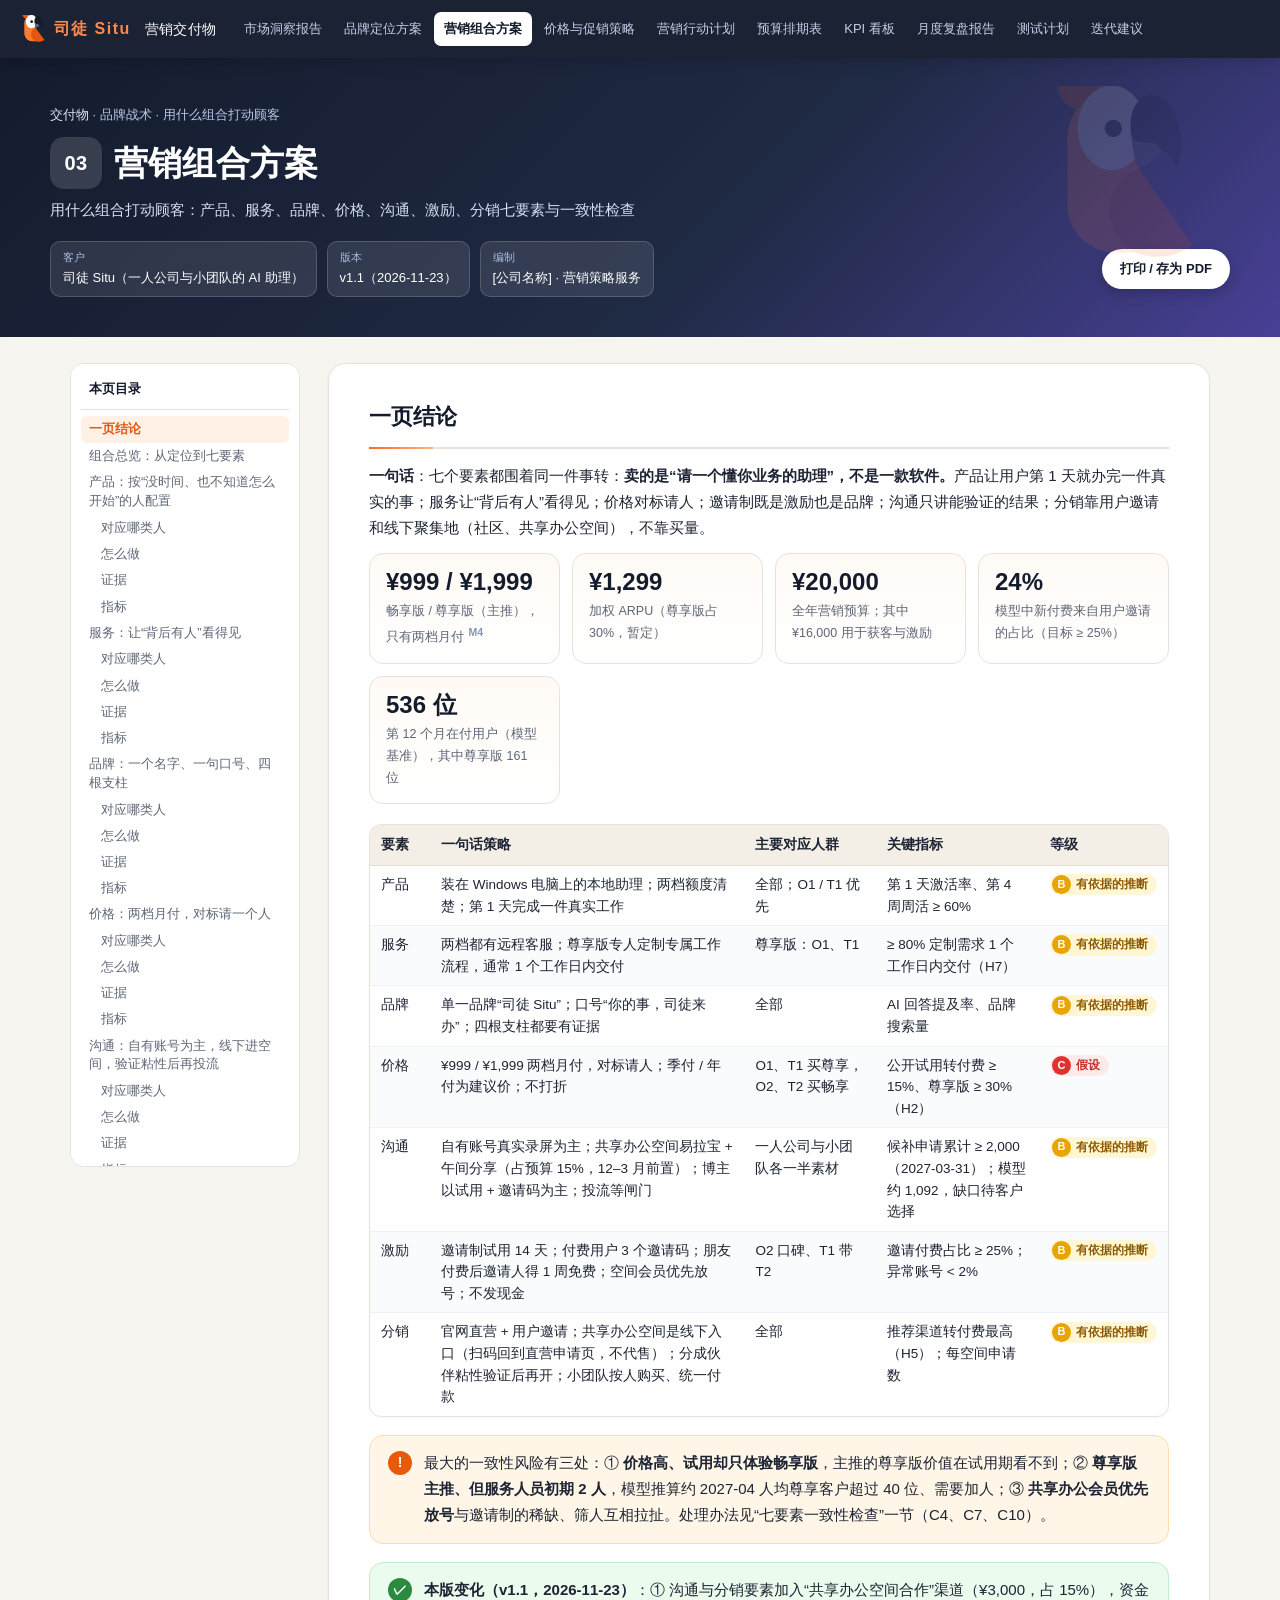
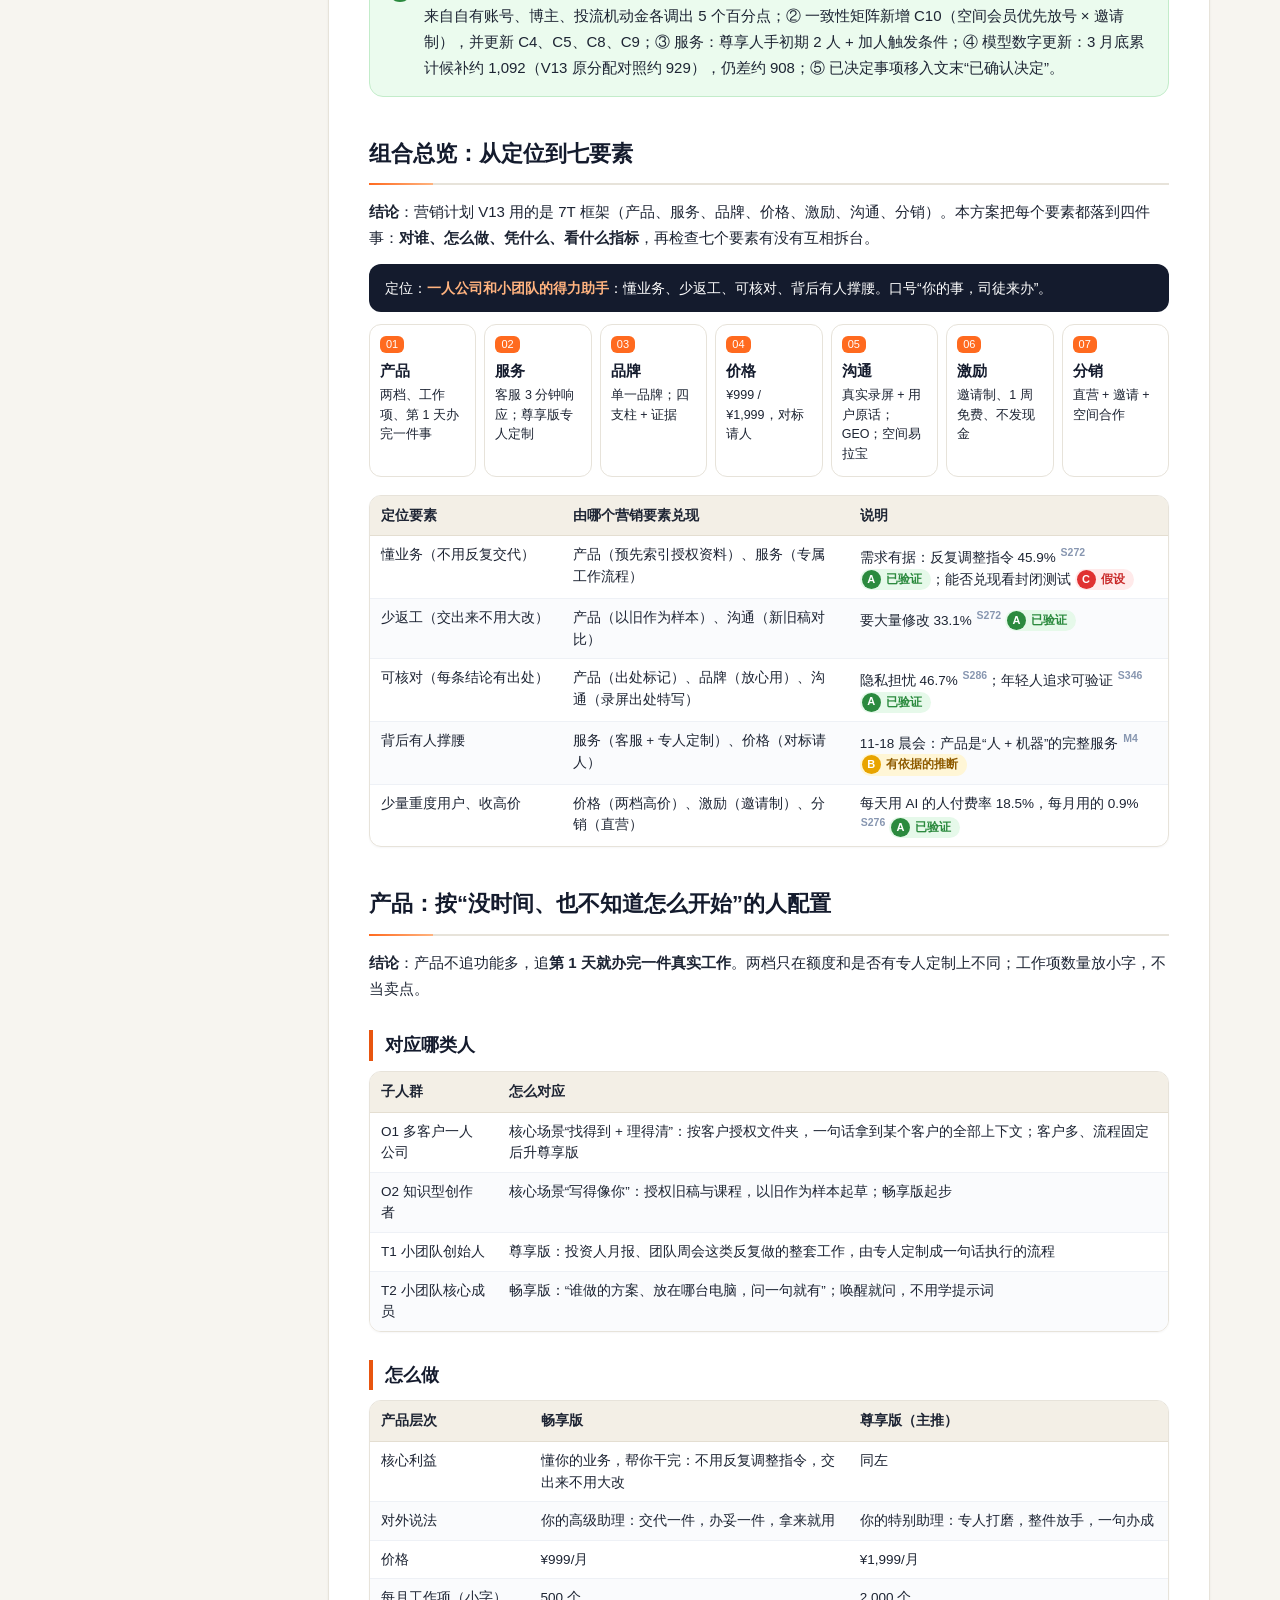
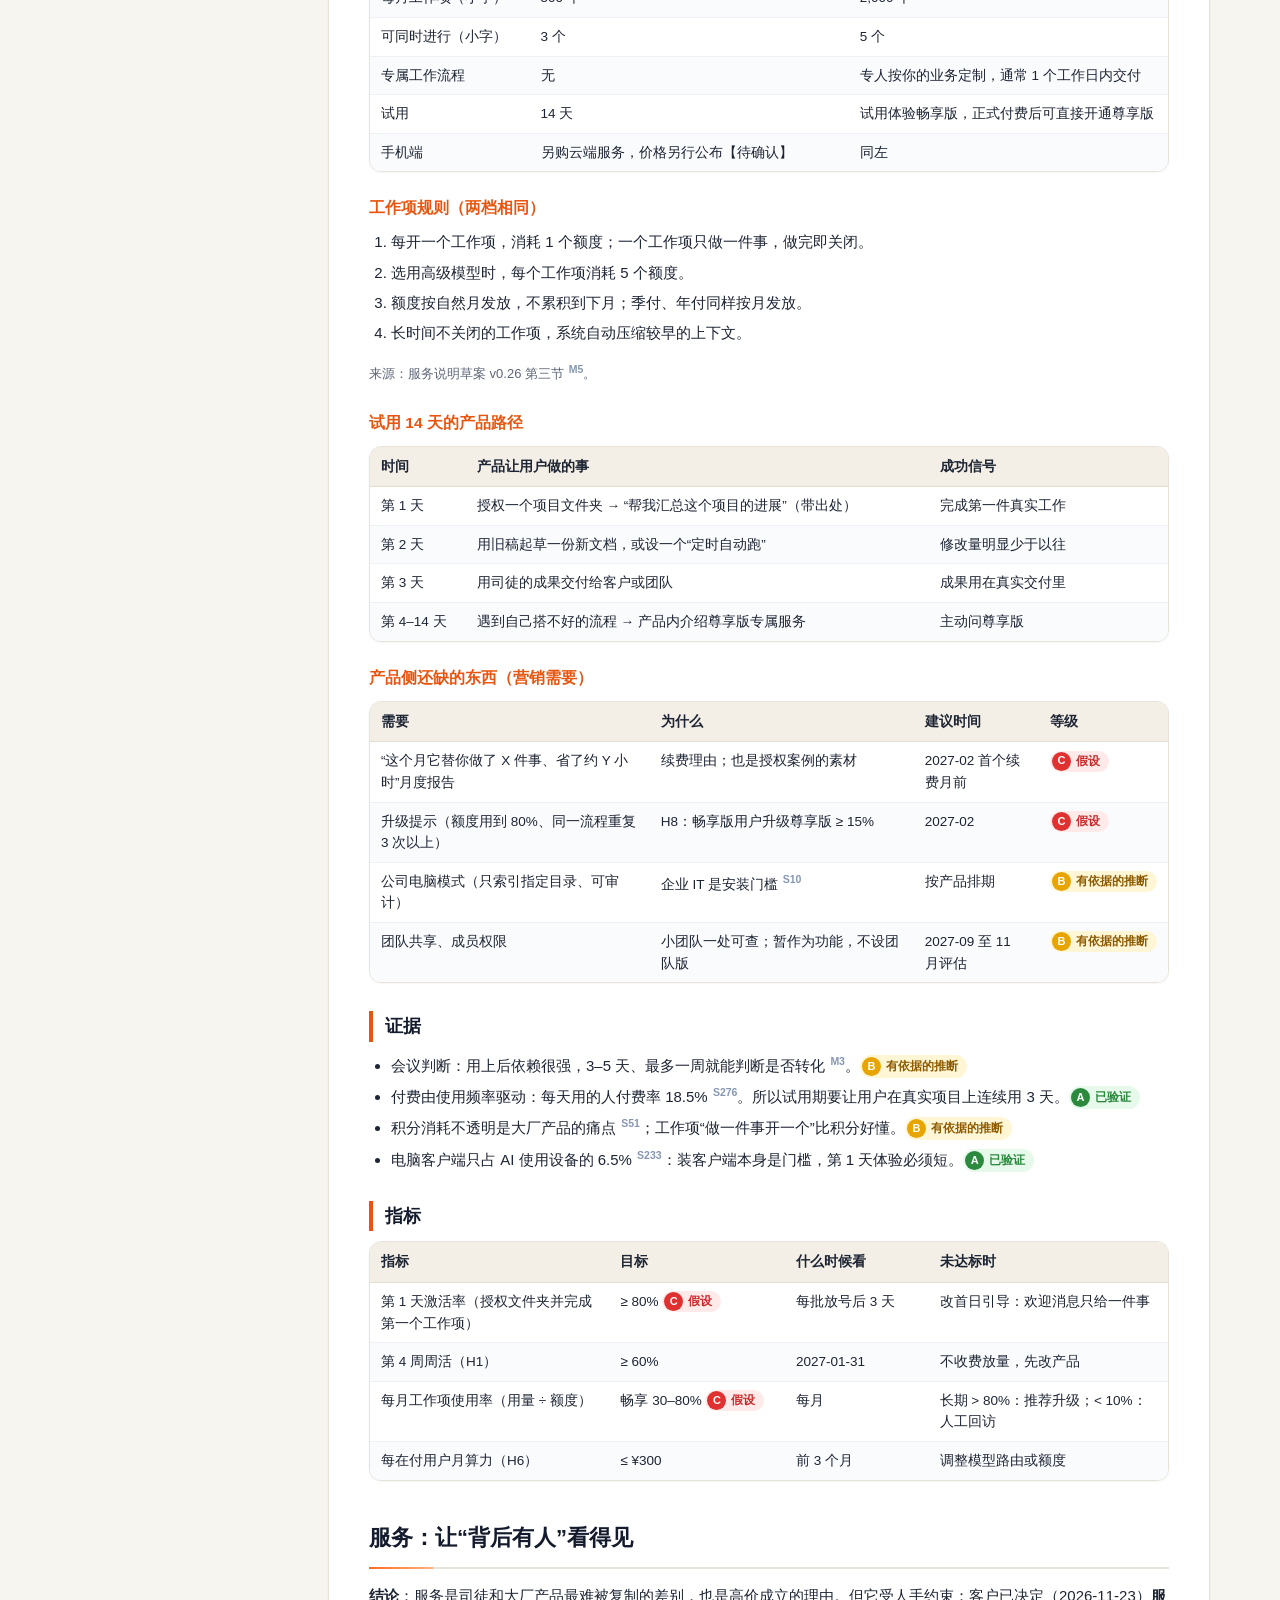
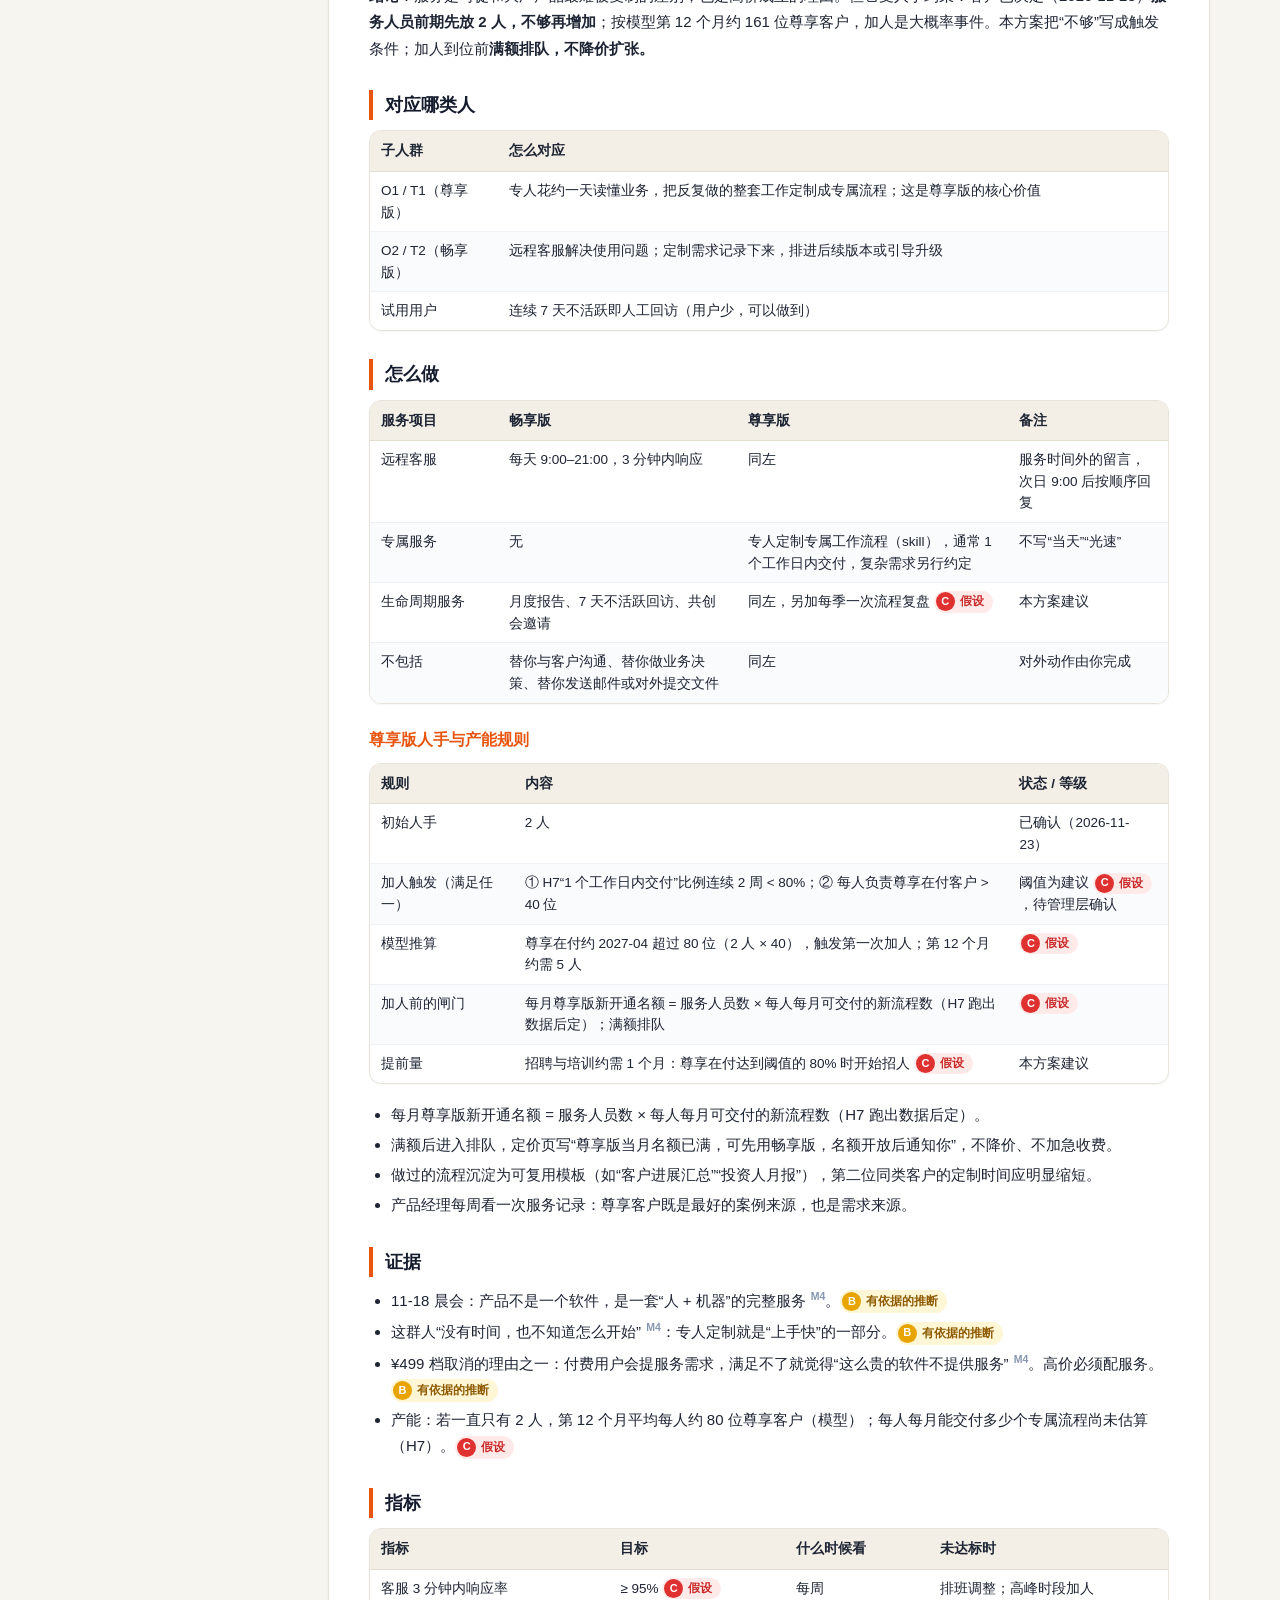
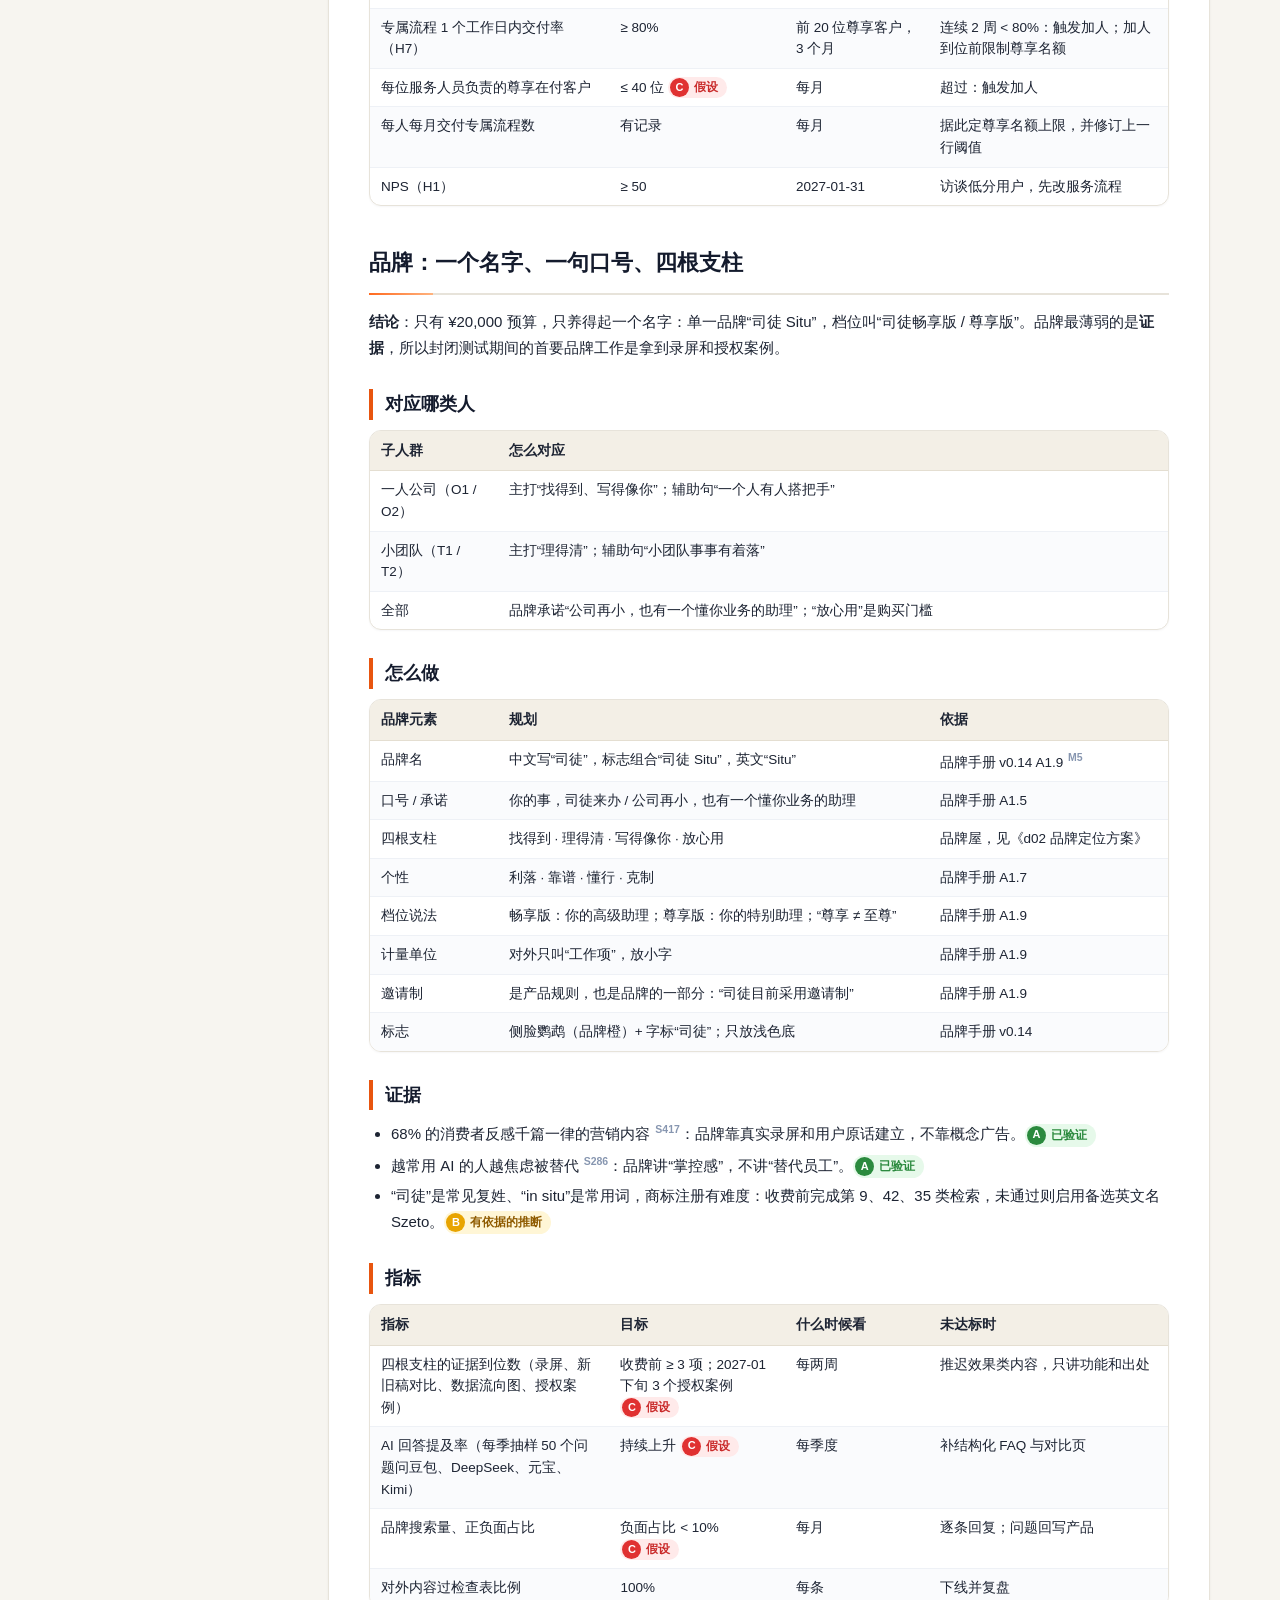
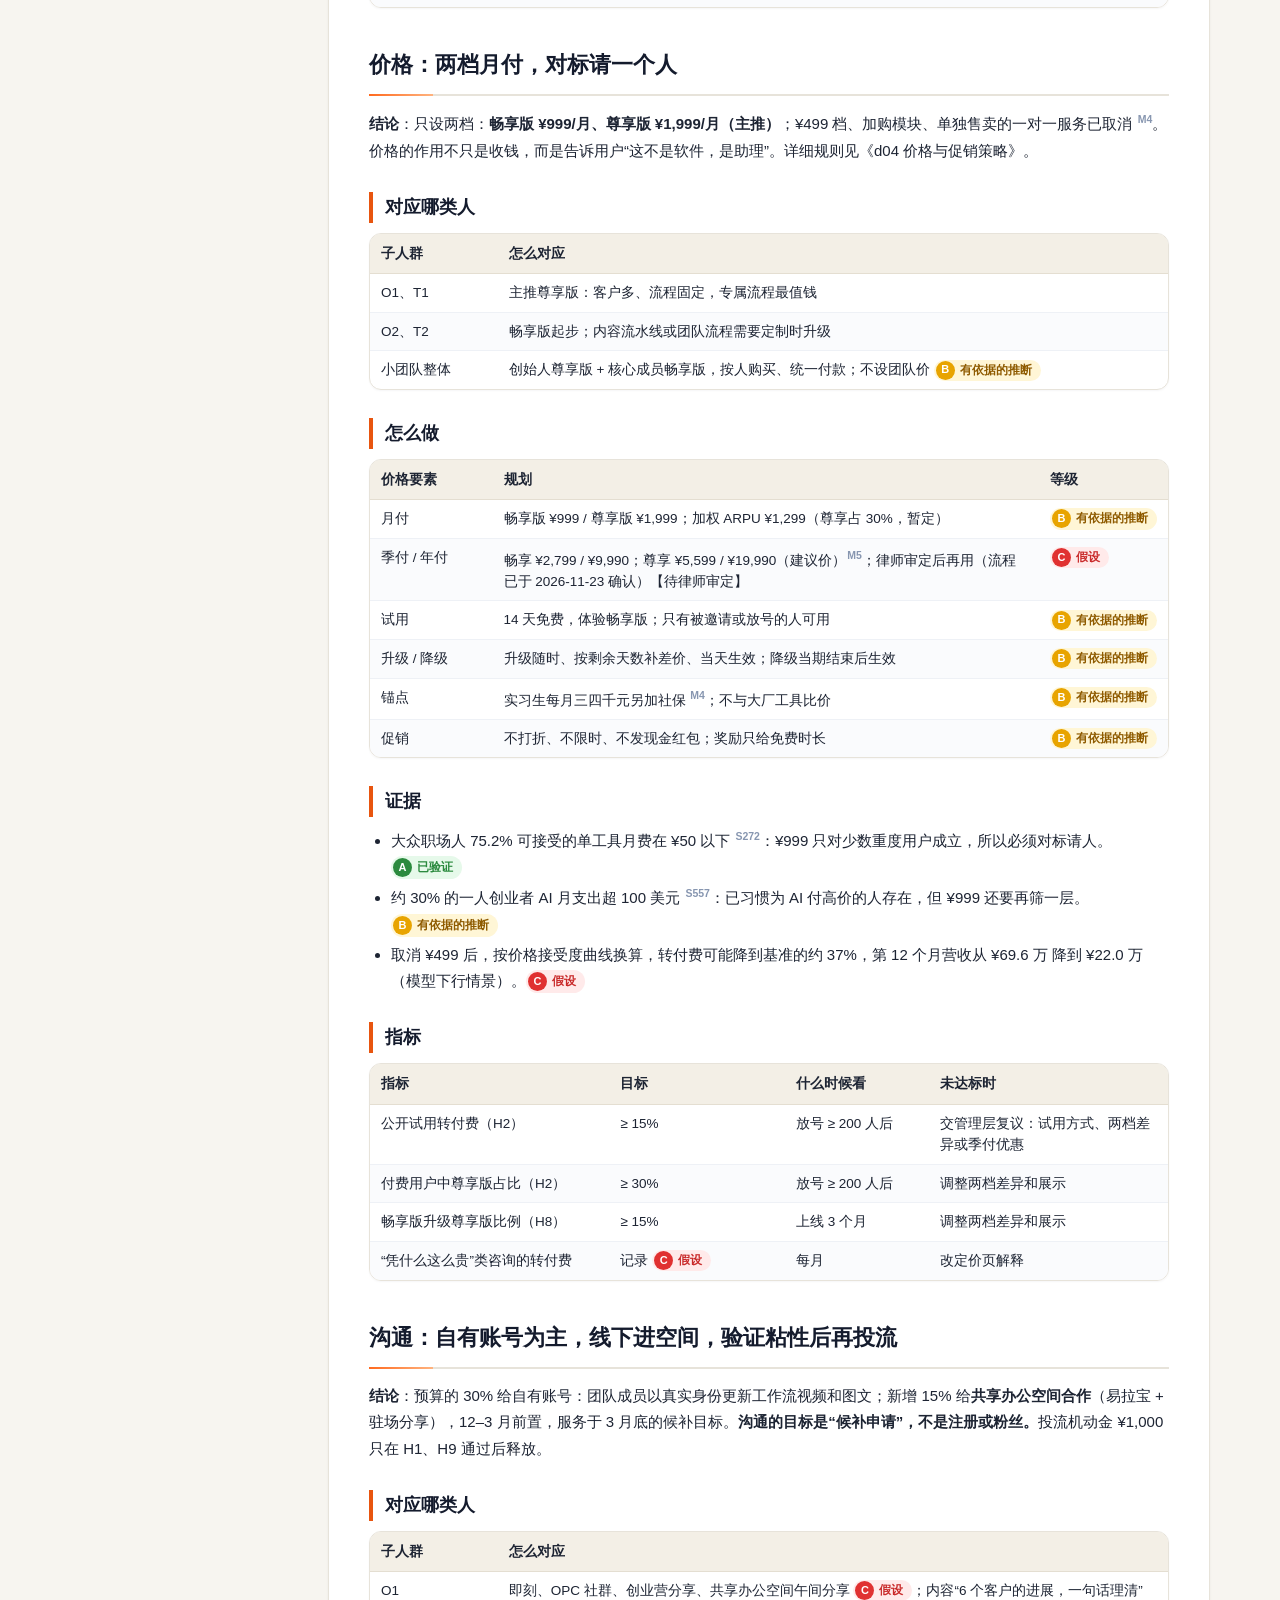
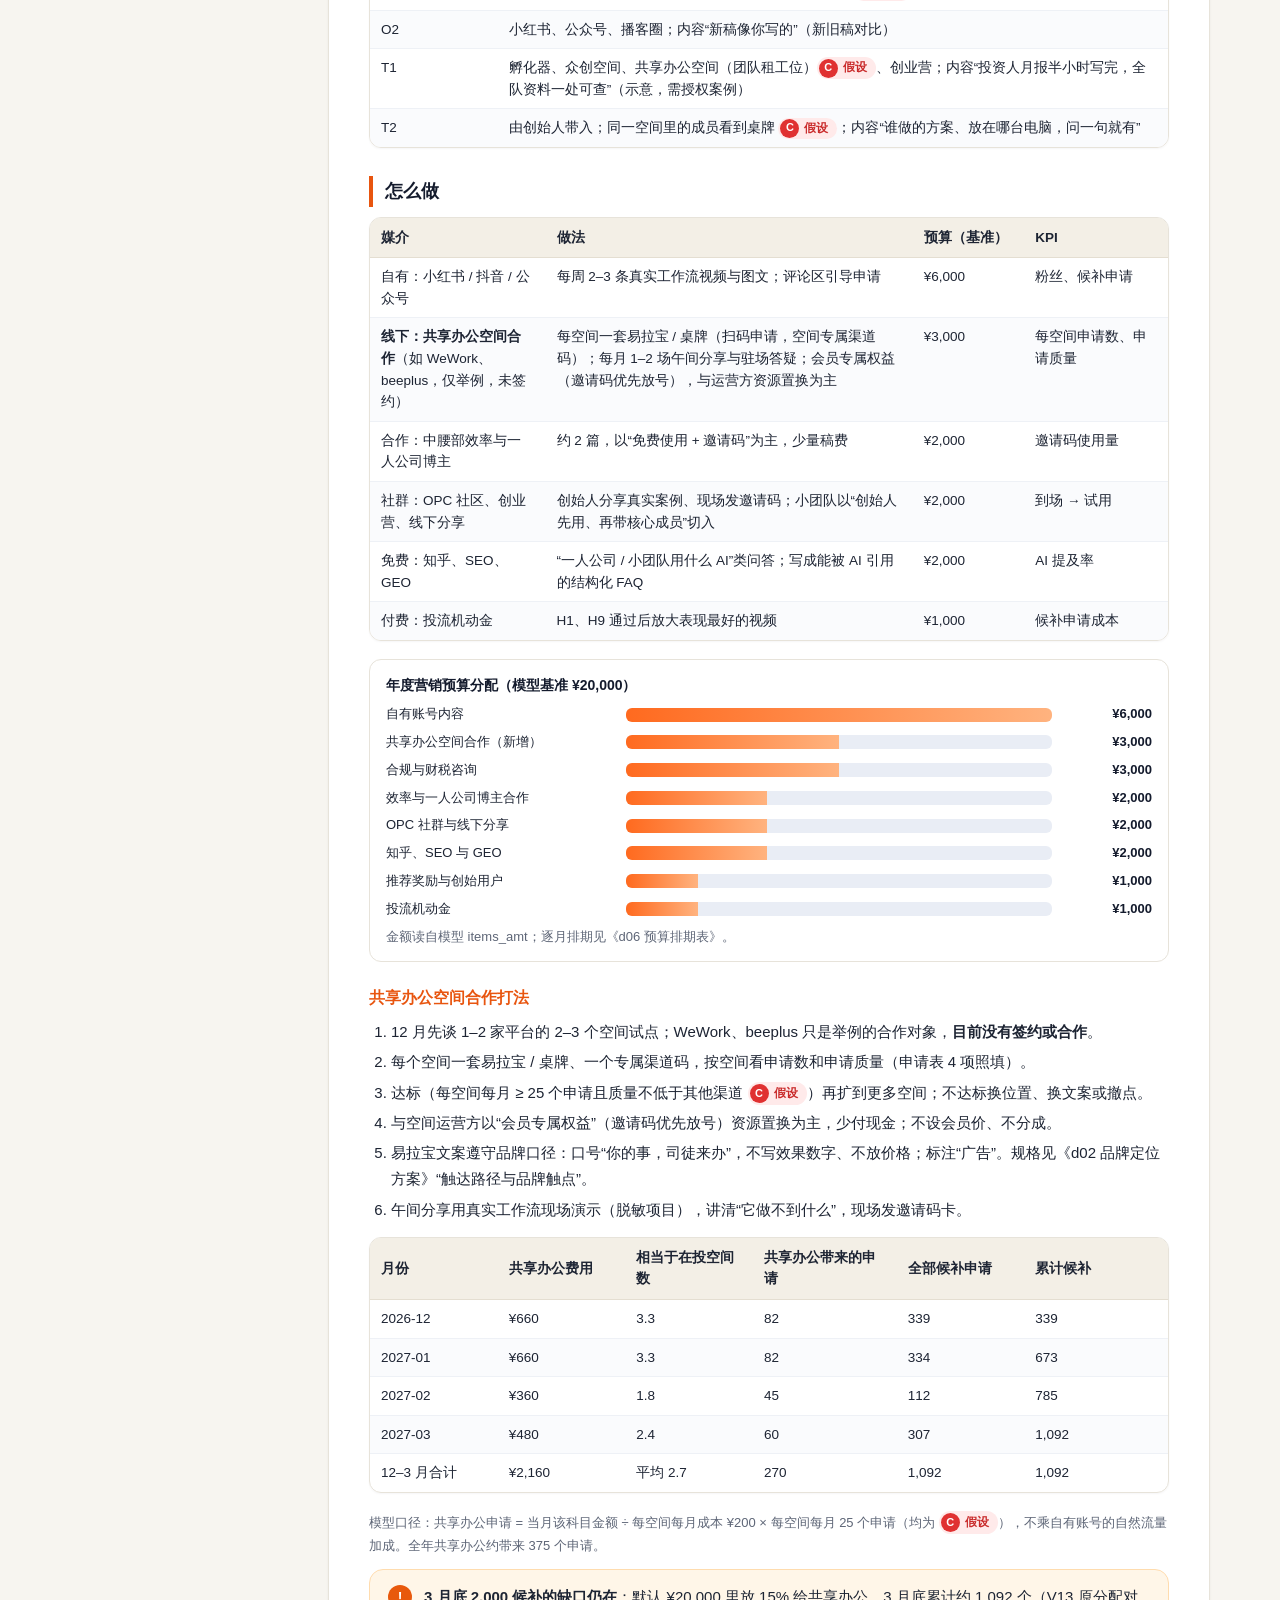
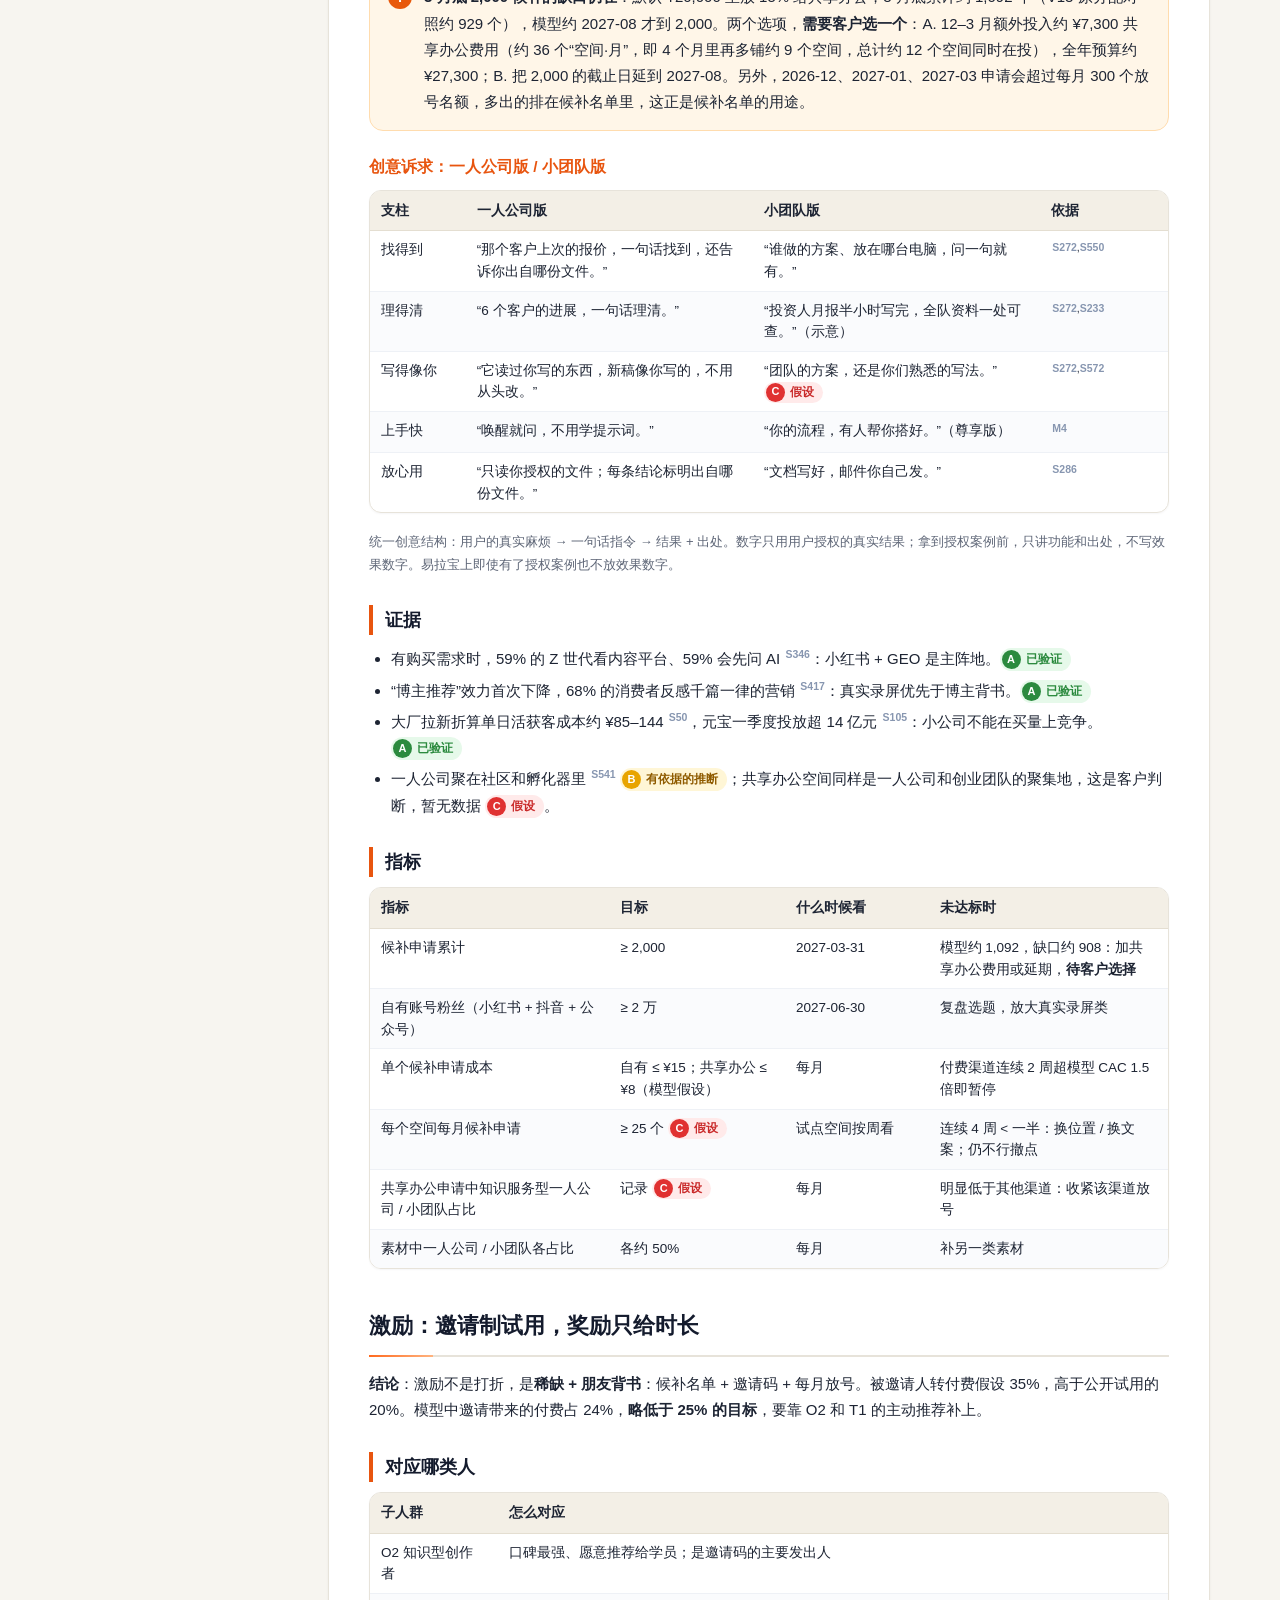
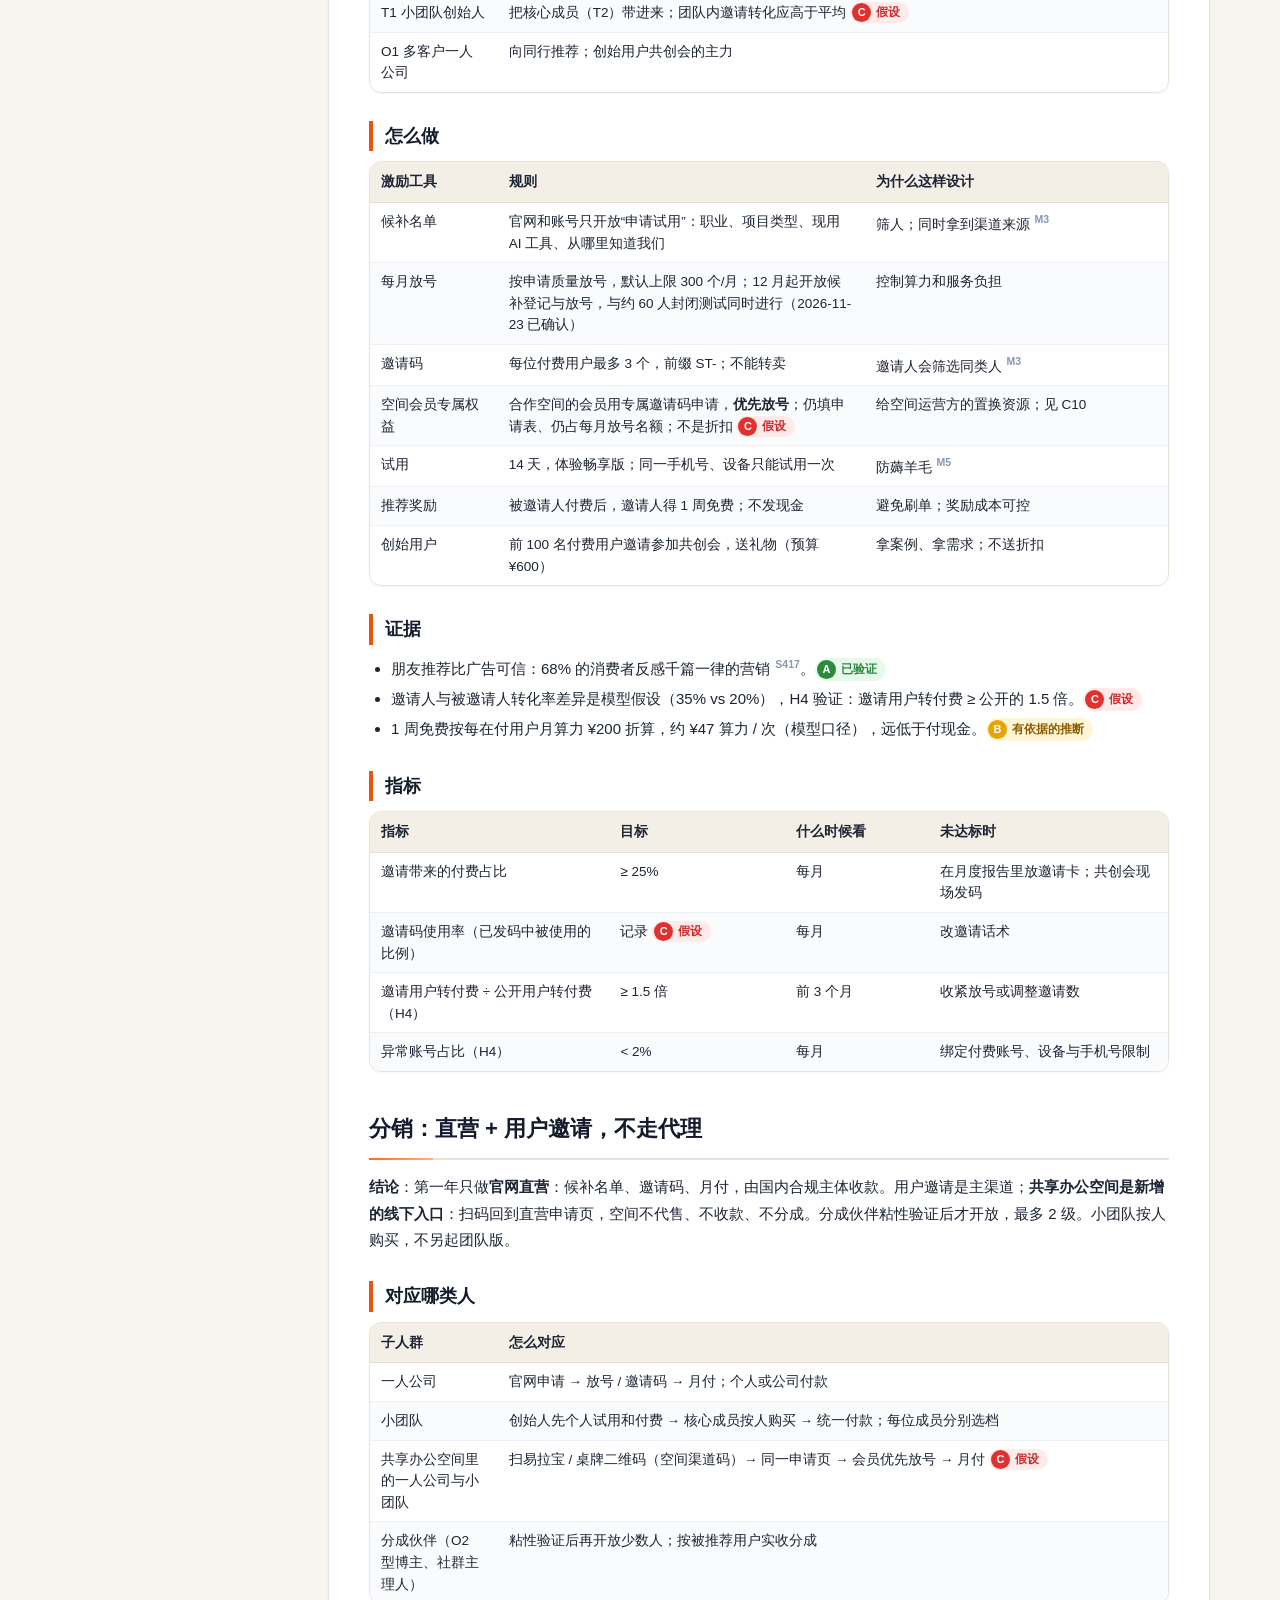
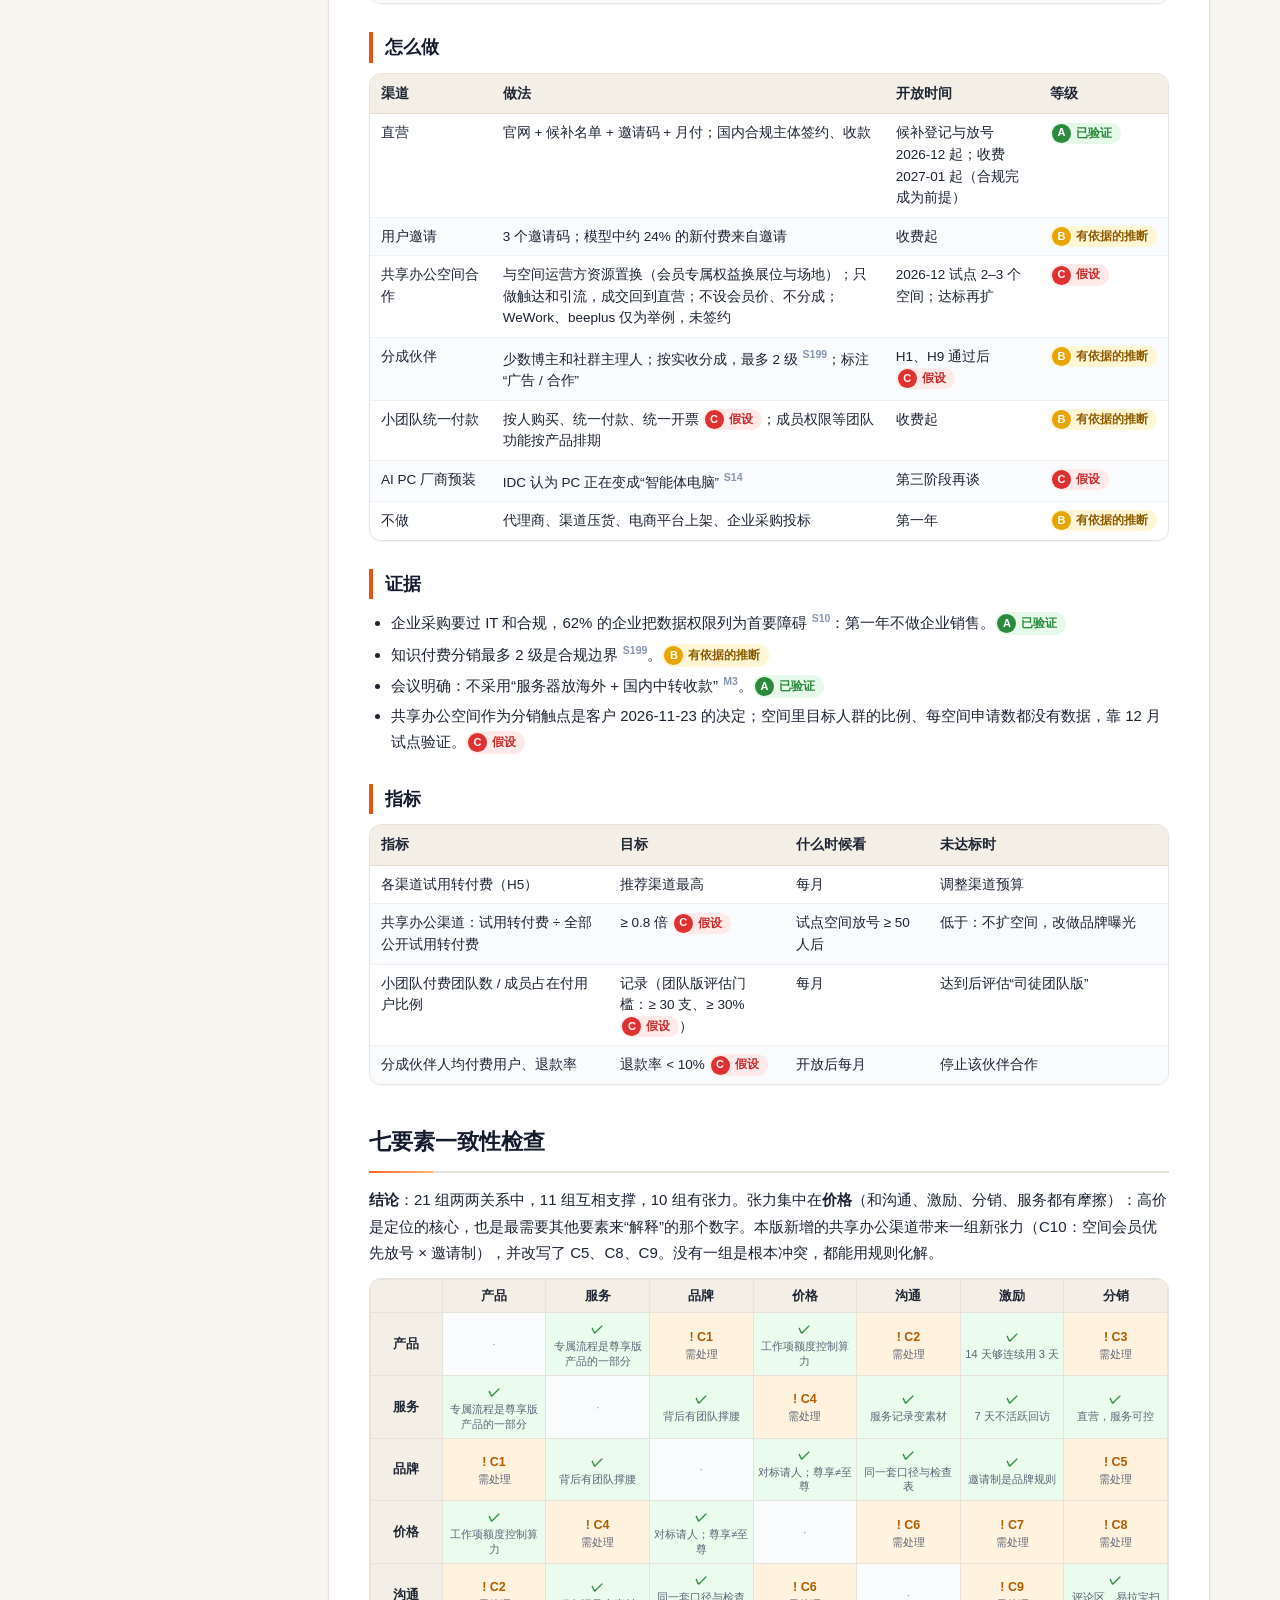
<file: public/d03.html>
<!DOCTYPE html>
<html lang="zh-CN"><head><meta charset="UTF-8"><meta name="viewport" content="width=device-width, initial-scale=1">
<title>营销组合方案 · 司徒 Situ 营销交付物</title>
<link rel="icon" href="favicon.svg"><link rel="stylesheet" href="assets/style.css"><style>
.mixflow{display:grid;grid-template-columns:repeat(7,1fr);gap:8px;margin:12px 0 18px}
.mixflow .e{border:1px solid var(--line);border-radius:12px;padding:10px 10px 12px;background:#fff;font-size:12.5px;line-height:1.55}
.mixflow .e b{display:block;font-size:15px;color:#141B2D;margin-bottom:4px}
.mixflow .e i{display:inline-block;font-style:normal;background:#FF6A1F;color:#fff;border-radius:6px;font-size:11px;padding:0 6px;margin-bottom:6px}
.mixtop{background:#141B2D;color:#fff;border-radius:12px;padding:12px 16px;margin:12px 0 0;font-size:14px}
.mixtop b{color:#FFB37F}
table.mx{border-collapse:collapse;width:100%;font-size:12.5px;table-layout:fixed}
table.mx th,table.mx td{border:1px solid var(--line);padding:6px 4px;text-align:center;vertical-align:middle}
table.mx th{background:#F3EFE6}
table.mx td.ok{background:#ebfbee;color:#2b8a3e;font-weight:700}
table.mx td.wn{background:#fff3e0;color:#b35c00;font-weight:700}
table.mx td.dg{background:#fafbfd;color:#9aa3b5}
table.mx td small{display:block;font-weight:400;color:#5E6677;font-size:11px;line-height:1.35}
.lg{font-size:12px;color:var(--muted);margin:6px 0 16px}.lg span{display:inline-block;padding:1px 8px;border-radius:6px;margin-right:8px}
.bud{margin:10px 0 18px;border:1px solid var(--line);border-radius:12px;padding:12px 16px;background:#fff}
.bud .r{display:grid;grid-template-columns:230px 1fr 90px;gap:10px;align-items:center;font-size:13px;margin:5px 0}
.bud .r .bar{height:14px}.bud .r .v{text-align:right;font-weight:700;color:#141B2D;font-variant-numeric:tabular-nums}
@media(max-width:900px){.mixflow{grid-template-columns:repeat(2,1fr)}.bud .r{grid-template-columns:120px 1fr 70px}}
</style></head>
<body>
<header class="top"><a class="logo" href="index.html"><img src="assets/logo.svg" alt=""><b>司徒 Situ</b>营销交付物</a>
<nav class="topnav"><a href="d01.html">市场洞察报告</a><a href="d02.html">品牌定位方案</a><a href="d03.html" class=on>营销组合方案</a><a href="d04.html">价格与促销策略</a><a href="d05.html">营销行动计划</a><a href="d06.html">预算排期表</a><a href="d07.html">KPI 看板</a><a href="d08.html">月度复盘报告</a><a href="d09.html">测试计划</a><a href="d10.html">迭代建议</a></nav></header>
<section class="hero stage-tactics"><div class="in">
<div class="crumb"><a href="index.html">交付物</a> · 品牌战术 · 用什么组合打动顾客</div>
<h1><span class="ic">03</span>营销组合方案</h1><p class="sub">用什么组合打动顾客：产品、服务、品牌、价格、沟通、激励、分销七要素与一致性检查</p>
<div class="meta"><div><span>客户</span>司徒 Situ（一人公司与小团队的 AI 助理）</div><div><span>版本</span>v1.1（2026-11-23）</div><div><span>编制</span>[公司名称] · 营销策略服务</div><a class="dl" href="javascript:window.print()">打印 / 存为 PDF</a></div>
</div></section>
<div class="layout"><aside class="toc"><div class="tt">本页目录</div><a class="t1" href="#s1">一页结论</a><a class="t1" href="#s2">组合总览：从定位到七要素</a><a class="t1" href="#s3">产品：按“没时间、也不知道怎么开始”的人配置</a><a class="t2" href="#s3-1">对应哪类人</a><a class="t2" href="#s3-2">怎么做</a><a class="t2" href="#s3-3">证据</a><a class="t2" href="#s3-4">指标</a><a class="t1" href="#s4">服务：让“背后有人”看得见</a><a class="t2" href="#s4-1">对应哪类人</a><a class="t2" href="#s4-2">怎么做</a><a class="t2" href="#s4-3">证据</a><a class="t2" href="#s4-4">指标</a><a class="t1" href="#s5">品牌：一个名字、一句口号、四根支柱</a><a class="t2" href="#s5-1">对应哪类人</a><a class="t2" href="#s5-2">怎么做</a><a class="t2" href="#s5-3">证据</a><a class="t2" href="#s5-4">指标</a><a class="t1" href="#s6">价格：两档月付，对标请一个人</a><a class="t2" href="#s6-1">对应哪类人</a><a class="t2" href="#s6-2">怎么做</a><a class="t2" href="#s6-3">证据</a><a class="t2" href="#s6-4">指标</a><a class="t1" href="#s7">沟通：自有账号为主，线下进空间，验证粘性后再投流</a><a class="t2" href="#s7-1">对应哪类人</a><a class="t2" href="#s7-2">怎么做</a><a class="t2" href="#s7-3">证据</a><a class="t2" href="#s7-4">指标</a><a class="t1" href="#s8">激励：邀请制试用，奖励只给时长</a><a class="t2" href="#s8-1">对应哪类人</a><a class="t2" href="#s8-2">怎么做</a><a class="t2" href="#s8-3">证据</a><a class="t2" href="#s8-4">指标</a><a class="t1" href="#s9">分销：直营 + 用户邀请，不走代理</a><a class="t2" href="#s9-1">对应哪类人</a><a class="t2" href="#s9-2">怎么做</a><a class="t2" href="#s9-3">证据</a><a class="t2" href="#s9-4">指标</a><a class="t1" href="#s10">七要素一致性检查</a><a class="t2" href="#s10-1">冲突点与处理</a><a class="t1" href="#s11">一人公司版与小团队版：七要素的差异</a><a class="t1" href="#s12">指标汇总：组合是否在起作用</a><a class="t1" href="#s13">已确认决定与待确认事项</a><a class="t2" href="#s13-1">已确认决定</a><a class="t2" href="#s13-2">仍待确认</a><a class="t1" href="#s14">附：证据等级与数据来源</a></aside>
<main class="doc"><h2 class="h1" id="s1">一页结论</h2>
<p><b>一句话</b>：七个要素都围着同一件事转：<b>卖的是“请一个懂你业务的助理”，不是一款软件。</b>产品让用户第 1 天就办完一件真实的事；服务让“背后有人”看得见；价格对标请人；邀请制既是激励也是品牌；沟通只讲能验证的结果；分销靠用户邀请和线下聚集地（社区、共享办公空间），不靠买量。</p>
<div class="cards"><div class="cardk"><div class="v">¥999 / ¥1,999</div><div class="l">畅享版 / 尊享版（主推），只有两档月付 <sup class="ref"><a href="#src-M4" title="公司内部资料 · 会议纪要：晨会：产品定位、核心能力与定价（2026-11-18）">M4</a></sup></div></div><div class="cardk"><div class="v">¥1,299</div><div class="l">加权 ARPU（尊享版占 30%，暂定）</div></div><div class="cardk"><div class="v">¥20,000</div><div class="l">全年营销预算；其中 ¥16,000 用于获客与激励</div></div><div class="cardk"><div class="v">24%</div><div class="l">模型中新付费来自用户邀请的占比（目标 ≥ 25%）</div></div><div class="cardk"><div class="v">536 位</div><div class="l">第 12 个月在付用户（模型基准），其中尊享版 161 位</div></div></div>
<div class="tw"><table><colgroup><col style="width:8.0%"><col style="width:44.0%"><col style="width:18.0%"><col style="width:22.0%"><col style="width:8.0%"></colgroup><thead><tr><th>要素</th><th>一句话策略</th><th>主要对应人群</th><th>关键指标</th><th>等级</th></tr></thead><tbody><tr><td>产品</td><td>装在 Windows 电脑上的本地助理；两档额度清楚；第 1 天完成一件真实工作</td><td>全部；O1 / T1 优先</td><td>第 1 天激活率、第 4 周周活 ≥ 60%</td><td><span class="ev evb" title="证据等级：B 有依据的推断"><i>B</i>有依据的推断</span></td></tr><tr><td>服务</td><td>两档都有远程客服；尊享版专人定制专属工作流程，通常 1 个工作日内交付</td><td>尊享版：O1、T1</td><td>≥ 80% 定制需求 1 个工作日内交付（H7）</td><td><span class="ev evb" title="证据等级：B 有依据的推断"><i>B</i>有依据的推断</span></td></tr><tr><td>品牌</td><td>单一品牌“司徒 Situ”；口号“你的事，司徒来办”；四根支柱都要有证据</td><td>全部</td><td>AI 回答提及率、品牌搜索量</td><td><span class="ev evb" title="证据等级：B 有依据的推断"><i>B</i>有依据的推断</span></td></tr><tr><td>价格</td><td>¥999 / ¥1,999 两档月付，对标请人；季付 / 年付为建议价；不打折</td><td>O1、T1 买尊享，O2、T2 买畅享</td><td>公开试用转付费 ≥ 15%、尊享版 ≥ 30%（H2）</td><td><span class="ev evc" title="证据等级：C 假设"><i>C</i>假设</span></td></tr><tr><td>沟通</td><td>自有账号真实录屏为主；共享办公空间易拉宝 + 午间分享（占预算 15%，12–3 月前置）；博主以试用 + 邀请码为主；投流等闸门</td><td>一人公司与小团队各一半素材</td><td>候补申请累计 ≥ 2,000（2027-03-31）；模型约 1,092，缺口待客户选择</td><td><span class="ev evb" title="证据等级：B 有依据的推断"><i>B</i>有依据的推断</span></td></tr><tr><td>激励</td><td>邀请制试用 14 天；付费用户 3 个邀请码；朋友付费后邀请人得 1 周免费；空间会员优先放号；不发现金</td><td>O2 口碑、T1 带 T2</td><td>邀请付费占比 ≥ 25%；异常账号 &lt; 2%</td><td><span class="ev evb" title="证据等级：B 有依据的推断"><i>B</i>有依据的推断</span></td></tr><tr><td>分销</td><td>官网直营 + 用户邀请；共享办公空间是线下入口（扫码回到直营申请页，不代售）；分成伙伴粘性验证后再开；小团队按人购买、统一付款</td><td>全部</td><td>推荐渠道转付费最高（H5）；每空间申请数</td><td><span class="ev evb" title="证据等级：B 有依据的推断"><i>B</i>有依据的推断</span></td></tr></tbody></table></div>
<div class="box warn"><span class="bi">!</span><div>最大的一致性风险有三处：① <b>价格高、试用却只体验畅享版</b>，主推的尊享版价值在试用期看不到；② <b>尊享版主推、但服务人员初期 2 人</b>，模型推算约 2027-04 人均尊享客户超过 40 位、需要加人；③ <b>共享办公会员优先放号</b>与邀请制的稀缺、筛人互相拉扯。处理办法见“七要素一致性检查”一节（C4、C7、C10）。</div></div>
<div class="box ok"><span class="bi">✓</span><div><b>本版变化（v1.1，2026-11-23）</b>：① 沟通与分销要素加入“共享办公空间合作”渠道（¥3,000，占 15%），资金来自自有账号、博主、投流机动金各调出 5 个百分点；② 一致性矩阵新增 C10（空间会员优先放号 × 邀请制），并更新 C4、C5、C8、C9；③ 服务：尊享人手初期 2 人 + 加人触发条件；④ 模型数字更新：3 月底累计候补约 1,092（V13 原分配对照约 929），仍差约 908；⑤ 已决定事项移入文末“已确认决定”。</div></div>
<h2 class="h1" id="s2">组合总览：从定位到七要素</h2>
<p><b>结论</b>：营销计划 V13 用的是 7T 框架（产品、服务、品牌、价格、激励、沟通、分销）。本方案把每个要素都落到四件事：<b>对谁、怎么做、凭什么、看什么指标</b>，再检查七个要素有没有互相拆台。</p>
<div class="mixtop">定位：<b>一人公司和小团队的得力助手</b>：懂业务、少返工、可核对、背后有人撑腰。口号“你的事，司徒来办”。</div><div class="mixflow"><div class="e"><i>01</i><b>产品</b>两档、工作项、第 1 天办完一件事</div><div class="e"><i>02</i><b>服务</b>客服 3 分钟响应；尊享版专人定制</div><div class="e"><i>03</i><b>品牌</b>单一品牌；四支柱 + 证据</div><div class="e"><i>04</i><b>价格</b>¥999 / ¥1,999，对标请人</div><div class="e"><i>05</i><b>沟通</b>真实录屏 + 用户原话；GEO；空间易拉宝</div><div class="e"><i>06</i><b>激励</b>邀请制、1 周免费、不发现金</div><div class="e"><i>07</i><b>分销</b>直营 + 邀请 + 空间合作</div></div>
<div class="tw"><table><colgroup><col style="width:24.0%"><col style="width:36.0%"><col style="width:40.0%"></colgroup><thead><tr><th>定位要素</th><th>由哪个营销要素兑现</th><th>说明</th></tr></thead><tbody><tr><td>懂业务（不用反复交代）</td><td>产品（预先索引授权资料）、服务（专属工作流程）</td><td>需求有据：反复调整指令 45.9% <sup class="ref"><a href="#src-S272" title="163.com · 报告：56.1%的职场人愿意为AI服务付费|求职|智联招聘|ai服务_网易订阅">S272</a></sup> <span class="ev eva" title="证据等级：A 已验证"><i>A</i>已验证</span>；能否兑现看封闭测试 <span class="ev evc" title="证据等级：C 假设"><i>C</i>假设</span></td></tr><tr><td>少返工（交出来不用大改）</td><td>产品（以旧作为样本）、沟通（新旧稿对比）</td><td>要大量修改 33.1% <sup class="ref"><a href="#src-S272" title="163.com · 报告：56.1%的职场人愿意为AI服务付费|求职|智联招聘|ai服务_网易订阅">S272</a></sup> <span class="ev eva" title="证据等级：A 已验证"><i>A</i>已验证</span></td></tr><tr><td>可核对（每条结论有出处）</td><td>产品（出处标记）、品牌（放心用）、沟通（录屏出处特写）</td><td>隐私担忧 46.7% <sup class="ref"><a href="#src-S286" title="m.36kr.com · 中国公众对生成式AI的看法与使用行为-36氪">S286</a></sup>；年轻人追求可验证 <sup class="ref"><a href="#src-S346" title="埃森哲 Accenture（埃森哲商业研究院） · 确定性：Z世代的新坐标｜埃森哲中国消费者洞察（用户提供 PDF；2025 年中国消费者调研 N=5,000，其中 18–29 岁 N=988，2025-08/09 在线问卷）">S346</a></sup> <span class="ev eva" title="证据等级：A 已验证"><i>A</i>已验证</span></td></tr><tr><td>背后有人撑腰</td><td>服务（客服 + 专人定制）、价格（对标请人）</td><td>11-18 晨会：产品是“人 + 机器”的完整服务 <sup class="ref"><a href="#src-M4" title="公司内部资料 · 会议纪要：晨会：产品定位、核心能力与定价（2026-11-18）">M4</a></sup> <span class="ev evb" title="证据等级：B 有依据的推断"><i>B</i>有依据的推断</span></td></tr><tr><td>少量重度用户、收高价</td><td>价格（两档高价）、激励（邀请制）、分销（直营）</td><td>每天用 AI 的人付费率 18.5%，每月用的 0.9% <sup class="ref"><a href="#src-S276" title="woshipm.com · 每天用AI的人，付费意愿是低频者的13倍：你被AI“绑架”了吗？ | 人人都是产品经理">S276</a></sup> <span class="ev eva" title="证据等级：A 已验证"><i>A</i>已验证</span></td></tr></tbody></table></div>
<h2 class="h1" id="s3">产品：按“没时间、也不知道怎么开始”的人配置</h2>
<p><b>结论</b>：产品不追功能多，追<b>第 1 天就办完一件真实工作</b>。两档只在额度和是否有专人定制上不同；工作项数量放小字，不当卖点。</p>
<h3 class="h2" id="s3-1">对应哪类人</h3>
<div class="tw"><table><colgroup><col style="width:16.0%"><col style="width:84.0%"></colgroup><thead><tr><th>子人群</th><th>怎么对应</th></tr></thead><tbody><tr><td>O1 多客户一人公司</td><td>核心场景“找得到 + 理得清”：按客户授权文件夹，一句话拿到某个客户的全部上下文；客户多、流程固定后升尊享版</td></tr><tr><td>O2 知识型创作者</td><td>核心场景“写得像你”：授权旧稿与课程，以旧作为样本起草；畅享版起步</td></tr><tr><td>T1 小团队创始人</td><td>尊享版：投资人月报、团队周会这类反复做的整套工作，由专人定制成一句话执行的流程</td></tr><tr><td>T2 小团队核心成员</td><td>畅享版：“谁做的方案、放在哪台电脑，问一句就有”；唤醒就问，不用学提示词</td></tr></tbody></table></div>
<h3 class="h2" id="s3-2">怎么做</h3>
<div class="tw"><table><colgroup><col style="width:20.0%"><col style="width:40.0%"><col style="width:40.0%"></colgroup><thead><tr><th>产品层次</th><th>畅享版</th><th>尊享版（主推）</th></tr></thead><tbody><tr><td>核心利益</td><td>懂你的业务，帮你干完：不用反复调整指令，交出来不用大改</td><td>同左</td></tr><tr><td>对外说法</td><td>你的高级助理：交代一件，办妥一件，拿来就用</td><td>你的特别助理：专人打磨，整件放手，一句办成</td></tr><tr><td>价格</td><td>¥999/月</td><td>¥1,999/月</td></tr><tr><td>每月工作项（小字）</td><td>500 个</td><td>2,000 个</td></tr><tr><td>可同时进行（小字）</td><td>3 个</td><td>5 个</td></tr><tr><td>专属工作流程</td><td>无</td><td>专人按你的业务定制，通常 1 个工作日内交付</td></tr><tr><td>试用</td><td>14 天</td><td>试用体验畅享版，正式付费后可直接开通尊享版</td></tr><tr><td>手机端</td><td>另购云端服务，价格另行公布【待确认】</td><td>同左</td></tr></tbody></table></div>
<h4 class="h3">工作项规则（两档相同）</h4>
<ol><li>每开一个工作项，消耗 1 个额度；一个工作项只做一件事，做完即关闭。</li><li>选用高级模型时，每个工作项消耗 5 个额度。</li><li>额度按自然月发放，不累积到下月；季付、年付同样按月发放。</li><li>长时间不关闭的工作项，系统自动压缩较早的上下文。</li></ol>
<p class="note">来源：服务说明草案 v0.26 第三节 <sup class="ref"><a href="#src-M5" title="公司内部资料 · 《司徒 服务说明（畅享版 / 尊享版）》草案 v0.26 与品牌手册 v0.14">M5</a></sup>。</p>
<h4 class="h3">试用 14 天的产品路径</h4>
<div class="tw"><table><colgroup><col style="width:12.0%"><col style="width:58.0%"><col style="width:30.0%"></colgroup><thead><tr><th>时间</th><th>产品让用户做的事</th><th>成功信号</th></tr></thead><tbody><tr><td>第 1 天</td><td>授权一个项目文件夹 → “帮我汇总这个项目的进展”（带出处）</td><td>完成第一件真实工作</td></tr><tr><td>第 2 天</td><td>用旧稿起草一份新文档，或设一个“定时自动跑”</td><td>修改量明显少于以往</td></tr><tr><td>第 3 天</td><td>用司徒的成果交付给客户或团队</td><td>成果用在真实交付里</td></tr><tr><td>第 4–14 天</td><td>遇到自己搭不好的流程 → 产品内介绍尊享版专属服务</td><td>主动问尊享版</td></tr></tbody></table></div>
<h4 class="h3">产品侧还缺的东西（营销需要）</h4>
<div class="tw"><table><colgroup><col style="width:36.0%"><col style="width:34.0%"><col style="width:16.0%"><col style="width:14.0%"></colgroup><thead><tr><th>需要</th><th>为什么</th><th>建议时间</th><th>等级</th></tr></thead><tbody><tr><td>“这个月它替你做了 X 件事、省了约 Y 小时”月度报告</td><td>续费理由；也是授权案例的素材</td><td>2027-02 首个续费月前</td><td><span class="ev evc" title="证据等级：C 假设"><i>C</i>假设</span></td></tr><tr><td>升级提示（额度用到 80%、同一流程重复 3 次以上）</td><td>H8：畅享版用户升级尊享版 ≥ 15%</td><td>2027-02</td><td><span class="ev evc" title="证据等级：C 假设"><i>C</i>假设</span></td></tr><tr><td>公司电脑模式（只索引指定目录、可审计）</td><td>企业 IT 是安装门槛 <sup class="ref"><a href="#src-S10" title="idc.com · IDC - IDC洞察：政策与市场共振——《智能体实施意见》发布，企业级智能体迈入规模化治理新时代">S10</a></sup></td><td>按产品排期</td><td><span class="ev evb" title="证据等级：B 有依据的推断"><i>B</i>有依据的推断</span></td></tr><tr><td>团队共享、成员权限</td><td>小团队一处可查；暂作为功能，不设团队版</td><td>2027-09 至 11 月评估</td><td><span class="ev evb" title="证据等级：B 有依据的推断"><i>B</i>有依据的推断</span></td></tr></tbody></table></div>
<h3 class="h2" id="s3-3">证据</h3>
<ul><li>会议判断：用上后依赖很强，3–5 天、最多一周就能判断是否转化 <sup class="ref"><a href="#src-M3" title="公司内部资料 · 会议纪要：目标人群与定价策略（2026-11-13）">M3</a></sup>。<span class="ev evb" title="证据等级：B 有依据的推断"><i>B</i>有依据的推断</span></li><li>付费由使用频率驱动：每天用的人付费率 18.5% <sup class="ref"><a href="#src-S276" title="woshipm.com · 每天用AI的人，付费意愿是低频者的13倍：你被AI“绑架”了吗？ | 人人都是产品经理">S276</a></sup>。所以试用期要让用户在真实项目上连续用 3 天。<span class="ev eva" title="证据等级：A 已验证"><i>A</i>已验证</span></li><li>积分消耗不透明是大厂产品的痛点 <sup class="ref"><a href="#src-S51" title="post.smzdm.com · WorkBuddy 全网爆火，但先别急着充钱：免费版和会员的“积分账”算清楚再动手_办公软件_什么值得买">S51</a></sup>；工作项“做一件事开一个”比积分好懂。<span class="ev evb" title="证据等级：B 有依据的推断"><i>B</i>有依据的推断</span></li><li>电脑客户端只占 AI 使用设备的 6.5% <sup class="ref"><a href="#src-S233" title="pdf.dfcfw.com · 生成式人工智能应用发展报告（2026）">S233</a></sup>：装客户端本身是门槛，第 1 天体验必须短。<span class="ev eva" title="证据等级：A 已验证"><i>A</i>已验证</span></li></ul>
<h3 class="h2" id="s3-4">指标</h3>
<div class="tw"><table><colgroup><col style="width:30.0%"><col style="width:22.0%"><col style="width:18.0%"><col style="width:30.0%"></colgroup><thead><tr><th>指标</th><th>目标</th><th>什么时候看</th><th>未达标时</th></tr></thead><tbody><tr><td>第 1 天激活率（授权文件夹并完成第一个工作项）</td><td>≥ 80% <span class="ev evc" title="证据等级：C 假设"><i>C</i>假设</span></td><td>每批放号后 3 天</td><td>改首日引导：欢迎消息只给一件事</td></tr><tr><td>第 4 周周活（H1）</td><td>≥ 60%</td><td>2027-01-31</td><td>不收费放量，先改产品</td></tr><tr><td>每月工作项使用率（用量 ÷ 额度）</td><td>畅享 30–80% <span class="ev evc" title="证据等级：C 假设"><i>C</i>假设</span></td><td>每月</td><td>长期 &gt; 80%：推荐升级；&lt; 10%：人工回访</td></tr><tr><td>每在付用户月算力（H6）</td><td>≤ ¥300</td><td>前 3 个月</td><td>调整模型路由或额度</td></tr></tbody></table></div>
<h2 class="h1" id="s4">服务：让“背后有人”看得见</h2>
<p><b>结论</b>：服务是司徒和大厂产品最难被复制的差别，也是高价成立的理由。但它受人手约束：客户已决定（2026-11-23）<b>服务人员前期先放 2 人，不够再增加</b>；按模型第 12 个月约 161 位尊享客户，加人是大概率事件。本方案把“不够”写成触发条件；加人到位前<b>满额排队，不降价扩张。</b></p>
<h3 class="h2" id="s4-1">对应哪类人</h3>
<div class="tw"><table><colgroup><col style="width:16.0%"><col style="width:84.0%"></colgroup><thead><tr><th>子人群</th><th>怎么对应</th></tr></thead><tbody><tr><td>O1 / T1（尊享版）</td><td>专人花约一天读懂业务，把反复做的整套工作定制成专属流程；这是尊享版的核心价值</td></tr><tr><td>O2 / T2（畅享版）</td><td>远程客服解决使用问题；定制需求记录下来，排进后续版本或引导升级</td></tr><tr><td>试用用户</td><td>连续 7 天不活跃即人工回访（用户少，可以做到）</td></tr></tbody></table></div>
<h3 class="h2" id="s4-2">怎么做</h3>
<div class="tw"><table><colgroup><col style="width:16.0%"><col style="width:30.0%"><col style="width:34.0%"><col style="width:20.0%"></colgroup><thead><tr><th>服务项目</th><th>畅享版</th><th>尊享版</th><th>备注</th></tr></thead><tbody><tr><td>远程客服</td><td>每天 9:00–21:00，3 分钟内响应</td><td>同左</td><td>服务时间外的留言，次日 9:00 后按顺序回复</td></tr><tr><td>专属服务</td><td>无</td><td>专人定制专属工作流程（skill），通常 1 个工作日内交付，复杂需求另行约定</td><td>不写“当天”“光速”</td></tr><tr><td>生命周期服务</td><td>月度报告、7 天不活跃回访、共创会邀请</td><td>同左，另加每季一次流程复盘 <span class="ev evc" title="证据等级：C 假设"><i>C</i>假设</span></td><td>本方案建议</td></tr><tr><td>不包括</td><td>替你与客户沟通、替你做业务决策、替你发送邮件或对外提交文件</td><td>同左</td><td>对外动作由你完成</td></tr></tbody></table></div>
<h4 class="h3">尊享版人手与产能规则</h4>
<div class="tw"><table><colgroup><col style="width:18.0%"><col style="width:62.0%"><col style="width:20.0%"></colgroup><thead><tr><th>规则</th><th>内容</th><th>状态 / 等级</th></tr></thead><tbody><tr><td>初始人手</td><td>2 人</td><td>已确认（2026-11-23）</td></tr><tr><td>加人触发（满足任一）</td><td>① H7“1 个工作日内交付”比例连续 2 周 &lt; 80%；② 每人负责尊享在付客户 &gt; 40 位</td><td>阈值为建议 <span class="ev evc" title="证据等级：C 假设"><i>C</i>假设</span>，待管理层确认</td></tr><tr><td>模型推算</td><td>尊享在付约 2027-04 超过 80 位（2 人 × 40），触发第一次加人；第 12 个月约需 5 人</td><td><span class="ev evc" title="证据等级：C 假设"><i>C</i>假设</span></td></tr><tr><td>加人前的闸门</td><td>每月尊享版新开通名额 = 服务人员数 × 每人每月可交付的新流程数（H7 跑出数据后定）；满额排队</td><td><span class="ev evc" title="证据等级：C 假设"><i>C</i>假设</span></td></tr><tr><td>提前量</td><td>招聘与培训约需 1 个月：尊享在付达到阈值的 80% 时开始招人 <span class="ev evc" title="证据等级：C 假设"><i>C</i>假设</span></td><td>本方案建议</td></tr></tbody></table></div>
<ul><li>每月尊享版新开通名额 = 服务人员数 × 每人每月可交付的新流程数（H7 跑出数据后定）。</li><li>满额后进入排队，定价页写“尊享版当月名额已满，可先用畅享版，名额开放后通知你”，不降价、不加急收费。</li><li>做过的流程沉淀为可复用模板（如“客户进展汇总”“投资人月报”），第二位同类客户的定制时间应明显缩短。</li><li>产品经理每周看一次服务记录：尊享客户既是最好的案例来源，也是需求来源。</li></ul>
<h3 class="h2" id="s4-3">证据</h3>
<ul><li>11-18 晨会：产品不是一个软件，是一套“人 + 机器”的完整服务 <sup class="ref"><a href="#src-M4" title="公司内部资料 · 会议纪要：晨会：产品定位、核心能力与定价（2026-11-18）">M4</a></sup>。<span class="ev evb" title="证据等级：B 有依据的推断"><i>B</i>有依据的推断</span></li><li>这群人“没有时间，也不知道怎么开始” <sup class="ref"><a href="#src-M4" title="公司内部资料 · 会议纪要：晨会：产品定位、核心能力与定价（2026-11-18）">M4</a></sup>：专人定制就是“上手快”的一部分。<span class="ev evb" title="证据等级：B 有依据的推断"><i>B</i>有依据的推断</span></li><li>¥499 档取消的理由之一：付费用户会提服务需求，满足不了就觉得“这么贵的软件不提供服务” <sup class="ref"><a href="#src-M4" title="公司内部资料 · 会议纪要：晨会：产品定位、核心能力与定价（2026-11-18）">M4</a></sup>。高价必须配服务。<span class="ev evb" title="证据等级：B 有依据的推断"><i>B</i>有依据的推断</span></li><li>产能：若一直只有 2 人，第 12 个月平均每人约 80 位尊享客户（模型）；每人每月能交付多少个专属流程尚未估算（H7）。<span class="ev evc" title="证据等级：C 假设"><i>C</i>假设</span></li></ul>
<h3 class="h2" id="s4-4">指标</h3>
<div class="tw"><table><colgroup><col style="width:30.0%"><col style="width:22.0%"><col style="width:18.0%"><col style="width:30.0%"></colgroup><thead><tr><th>指标</th><th>目标</th><th>什么时候看</th><th>未达标时</th></tr></thead><tbody><tr><td>客服 3 分钟内响应率</td><td>≥ 95% <span class="ev evc" title="证据等级：C 假设"><i>C</i>假设</span></td><td>每周</td><td>排班调整；高峰时段加人</td></tr><tr><td>专属流程 1 个工作日内交付率（H7）</td><td>≥ 80%</td><td>前 20 位尊享客户，3 个月</td><td>连续 2 周 &lt; 80%：触发加人；加人到位前限制尊享名额</td></tr><tr><td>每位服务人员负责的尊享在付客户</td><td>≤ 40 位 <span class="ev evc" title="证据等级：C 假设"><i>C</i>假设</span></td><td>每月</td><td>超过：触发加人</td></tr><tr><td>每人每月交付专属流程数</td><td>有记录</td><td>每月</td><td>据此定尊享名额上限，并修订上一行阈值</td></tr><tr><td>NPS（H1）</td><td>≥ 50</td><td>2027-01-31</td><td>访谈低分用户，先改服务流程</td></tr></tbody></table></div>
<h2 class="h1" id="s5">品牌：一个名字、一句口号、四根支柱</h2>
<p><b>结论</b>：只有 ¥20,000 预算，只养得起一个名字：单一品牌“司徒 Situ”，档位叫“司徒畅享版 / 尊享版”。品牌最薄弱的是<b>证据</b>，所以封闭测试期间的首要品牌工作是拿到录屏和授权案例。</p>
<h3 class="h2" id="s5-1">对应哪类人</h3>
<div class="tw"><table><colgroup><col style="width:16.0%"><col style="width:84.0%"></colgroup><thead><tr><th>子人群</th><th>怎么对应</th></tr></thead><tbody><tr><td>一人公司（O1 / O2）</td><td>主打“找得到、写得像你”；辅助句“一个人有人搭把手”</td></tr><tr><td>小团队（T1 / T2）</td><td>主打“理得清”；辅助句“小团队事事有着落”</td></tr><tr><td>全部</td><td>品牌承诺“公司再小，也有一个懂你业务的助理”；“放心用”是购买门槛</td></tr></tbody></table></div>
<h3 class="h2" id="s5-2">怎么做</h3>
<div class="tw"><table><colgroup><col style="width:16.0%"><col style="width:54.0%"><col style="width:30.0%"></colgroup><thead><tr><th>品牌元素</th><th>规划</th><th>依据</th></tr></thead><tbody><tr><td>品牌名</td><td>中文写“司徒”，标志组合“司徒 Situ”，英文“Situ”</td><td>品牌手册 v0.14 A1.9 <sup class="ref"><a href="#src-M5" title="公司内部资料 · 《司徒 服务说明（畅享版 / 尊享版）》草案 v0.26 与品牌手册 v0.14">M5</a></sup></td></tr><tr><td>口号 / 承诺</td><td>你的事，司徒来办 / 公司再小，也有一个懂你业务的助理</td><td>品牌手册 A1.5</td></tr><tr><td>四根支柱</td><td>找得到 · 理得清 · 写得像你 · 放心用</td><td>品牌屋，见《d02 品牌定位方案》</td></tr><tr><td>个性</td><td>利落 · 靠谱 · 懂行 · 克制</td><td>品牌手册 A1.7</td></tr><tr><td>档位说法</td><td>畅享版：你的高级助理；尊享版：你的特别助理；“尊享 ≠ 至尊”</td><td>品牌手册 A1.9</td></tr><tr><td>计量单位</td><td>对外只叫“工作项”，放小字</td><td>品牌手册 A1.9</td></tr><tr><td>邀请制</td><td>是产品规则，也是品牌的一部分：“司徒目前采用邀请制”</td><td>品牌手册 A1.9</td></tr><tr><td>标志</td><td>侧脸鹦鹉（品牌橙）+ 字标“司徒”；只放浅色底</td><td>品牌手册 v0.14</td></tr></tbody></table></div>
<h3 class="h2" id="s5-3">证据</h3>
<ul><li>68% 的消费者反感千篇一律的营销内容 <sup class="ref"><a href="#src-S417" title="21jingji.com · 86%中国消费者每周使用AI，传统营销“三板斧”首次失效 - 21经济网">S417</a></sup>：品牌靠真实录屏和用户原话建立，不靠概念广告。<span class="ev eva" title="证据等级：A 已验证"><i>A</i>已验证</span></li><li>越常用 AI 的人越焦虑被替代 <sup class="ref"><a href="#src-S286" title="m.36kr.com · 中国公众对生成式AI的看法与使用行为-36氪">S286</a></sup>：品牌讲“掌控感”，不讲“替代员工”。<span class="ev eva" title="证据等级：A 已验证"><i>A</i>已验证</span></li><li>“司徒”是常见复姓、“in situ”是常用词，商标注册有难度：收费前完成第 9、42、35 类检索，未通过则启用备选英文名 Szeto。<span class="ev evb" title="证据等级：B 有依据的推断"><i>B</i>有依据的推断</span></li></ul>
<h3 class="h2" id="s5-4">指标</h3>
<div class="tw"><table><colgroup><col style="width:30.0%"><col style="width:22.0%"><col style="width:18.0%"><col style="width:30.0%"></colgroup><thead><tr><th>指标</th><th>目标</th><th>什么时候看</th><th>未达标时</th></tr></thead><tbody><tr><td>四根支柱的证据到位数（录屏、新旧稿对比、数据流向图、授权案例）</td><td>收费前 ≥ 3 项；2027-01 下旬 3 个授权案例 <span class="ev evc" title="证据等级：C 假设"><i>C</i>假设</span></td><td>每两周</td><td>推迟效果类内容，只讲功能和出处</td></tr><tr><td>AI 回答提及率（每季抽样 50 个问题问豆包、DeepSeek、元宝、Kimi）</td><td>持续上升 <span class="ev evc" title="证据等级：C 假设"><i>C</i>假设</span></td><td>每季度</td><td>补结构化 FAQ 与对比页</td></tr><tr><td>品牌搜索量、正负面占比</td><td>负面占比 &lt; 10% <span class="ev evc" title="证据等级：C 假设"><i>C</i>假设</span></td><td>每月</td><td>逐条回复；问题回写产品</td></tr><tr><td>对外内容过检查表比例</td><td>100%</td><td>每条</td><td>下线并复盘</td></tr></tbody></table></div>
<h2 class="h1" id="s6">价格：两档月付，对标请一个人</h2>
<p><b>结论</b>：只设两档：<b>畅享版 ¥999/月、尊享版 ¥1,999/月（主推）</b>；¥499 档、加购模块、单独售卖的一对一服务已取消 <sup class="ref"><a href="#src-M4" title="公司内部资料 · 会议纪要：晨会：产品定位、核心能力与定价（2026-11-18）">M4</a></sup>。价格的作用不只是收钱，而是告诉用户“这不是软件，是助理”。详细规则见《d04 价格与促销策略》。</p>
<h3 class="h2" id="s6-1">对应哪类人</h3>
<div class="tw"><table><colgroup><col style="width:16.0%"><col style="width:84.0%"></colgroup><thead><tr><th>子人群</th><th>怎么对应</th></tr></thead><tbody><tr><td>O1、T1</td><td>主推尊享版：客户多、流程固定，专属流程最值钱</td></tr><tr><td>O2、T2</td><td>畅享版起步；内容流水线或团队流程需要定制时升级</td></tr><tr><td>小团队整体</td><td>创始人尊享版 + 核心成员畅享版，按人购买、统一付款；不设团队价 <span class="ev evb" title="证据等级：B 有依据的推断"><i>B</i>有依据的推断</span></td></tr></tbody></table></div>
<h3 class="h2" id="s6-2">怎么做</h3>
<div class="tw"><table><colgroup><col style="width:16.0%"><col style="width:72.0%"><col style="width:12.0%"></colgroup><thead><tr><th>价格要素</th><th>规划</th><th>等级</th></tr></thead><tbody><tr><td>月付</td><td>畅享版 ¥999 / 尊享版 ¥1,999；加权 ARPU ¥1,299（尊享占 30%，暂定）</td><td><span class="ev evb" title="证据等级：B 有依据的推断"><i>B</i>有依据的推断</span></td></tr><tr><td>季付 / 年付</td><td>畅享 ¥2,799 / ¥9,990；尊享 ¥5,599 / ¥19,990（建议价）<sup class="ref"><a href="#src-M5" title="公司内部资料 · 《司徒 服务说明（畅享版 / 尊享版）》草案 v0.26 与品牌手册 v0.14">M5</a></sup>；律师审定后再用（流程已于 2026-11-23 确认）【待律师审定】</td><td><span class="ev evc" title="证据等级：C 假设"><i>C</i>假设</span></td></tr><tr><td>试用</td><td>14 天免费，体验畅享版；只有被邀请或放号的人可用</td><td><span class="ev evb" title="证据等级：B 有依据的推断"><i>B</i>有依据的推断</span></td></tr><tr><td>升级 / 降级</td><td>升级随时、按剩余天数补差价、当天生效；降级当期结束后生效</td><td><span class="ev evb" title="证据等级：B 有依据的推断"><i>B</i>有依据的推断</span></td></tr><tr><td>锚点</td><td>实习生每月三四千元另加社保 <sup class="ref"><a href="#src-M4" title="公司内部资料 · 会议纪要：晨会：产品定位、核心能力与定价（2026-11-18）">M4</a></sup>；不与大厂工具比价</td><td><span class="ev evb" title="证据等级：B 有依据的推断"><i>B</i>有依据的推断</span></td></tr><tr><td>促销</td><td>不打折、不限时、不发现金红包；奖励只给免费时长</td><td><span class="ev evb" title="证据等级：B 有依据的推断"><i>B</i>有依据的推断</span></td></tr></tbody></table></div>
<h3 class="h2" id="s6-3">证据</h3>
<ul><li>大众职场人 75.2% 可接受的单工具月费在 ¥50 以下 <sup class="ref"><a href="#src-S272" title="163.com · 报告：56.1%的职场人愿意为AI服务付费|求职|智联招聘|ai服务_网易订阅">S272</a></sup>：¥999 只对少数重度用户成立，所以必须对标请人。<span class="ev eva" title="证据等级：A 已验证"><i>A</i>已验证</span></li><li>约 30% 的一人创业者 AI 月支出超 100 美元 <sup class="ref"><a href="#src-S557" title="zhuanlan.zhihu.com · 一人公司完全指南：AI时代的超级个体，都在怎么赚钱？">S557</a></sup>：已习惯为 AI 付高价的人存在，但 ¥999 还要再筛一层。<span class="ev evb" title="证据等级：B 有依据的推断"><i>B</i>有依据的推断</span></li><li>取消 ¥499 后，按价格接受度曲线换算，转付费可能降到基准的约 37%，第 12 个月营收从 ¥69.6 万 降到 ¥22.0 万（模型下行情景）。<span class="ev evc" title="证据等级：C 假设"><i>C</i>假设</span></li></ul>
<h3 class="h2" id="s6-4">指标</h3>
<div class="tw"><table><colgroup><col style="width:30.0%"><col style="width:22.0%"><col style="width:18.0%"><col style="width:30.0%"></colgroup><thead><tr><th>指标</th><th>目标</th><th>什么时候看</th><th>未达标时</th></tr></thead><tbody><tr><td>公开试用转付费（H2）</td><td>≥ 15%</td><td>放号 ≥ 200 人后</td><td>交管理层复议：试用方式、两档差异或季付优惠</td></tr><tr><td>付费用户中尊享版占比（H2）</td><td>≥ 30%</td><td>放号 ≥ 200 人后</td><td>调整两档差异和展示</td></tr><tr><td>畅享版升级尊享版比例（H8）</td><td>≥ 15%</td><td>上线 3 个月</td><td>调整两档差异和展示</td></tr><tr><td>“凭什么这么贵”类咨询的转付费</td><td>记录 <span class="ev evc" title="证据等级：C 假设"><i>C</i>假设</span></td><td>每月</td><td>改定价页解释</td></tr></tbody></table></div>
<h2 class="h1" id="s7">沟通：自有账号为主，线下进空间，验证粘性后再投流</h2>
<p><b>结论</b>：预算的 30% 给自有账号：团队成员以真实身份更新工作流视频和图文；新增 15% 给<b>共享办公空间合作</b>（易拉宝 + 驻场分享），12–3 月前置，服务于 3 月底的候补目标。<b>沟通的目标是“候补申请”，不是注册或粉丝。</b>投流机动金 ¥1,000 只在 H1、H9 通过后释放。</p>
<h3 class="h2" id="s7-1">对应哪类人</h3>
<div class="tw"><table><colgroup><col style="width:16.0%"><col style="width:84.0%"></colgroup><thead><tr><th>子人群</th><th>怎么对应</th></tr></thead><tbody><tr><td>O1</td><td>即刻、OPC 社群、创业营分享、共享办公空间午间分享 <span class="ev evc" title="证据等级：C 假设"><i>C</i>假设</span>；内容“6 个客户的进展，一句话理清”</td></tr><tr><td>O2</td><td>小红书、公众号、播客圈；内容“新稿像你写的”（新旧稿对比）</td></tr><tr><td>T1</td><td>孵化器、众创空间、共享办公空间（团队租工位）<span class="ev evc" title="证据等级：C 假设"><i>C</i>假设</span>、创业营；内容“投资人月报半小时写完，全队资料一处可查”（示意，需授权案例）</td></tr><tr><td>T2</td><td>由创始人带入；同一空间里的成员看到桌牌 <span class="ev evc" title="证据等级：C 假设"><i>C</i>假设</span>；内容“谁做的方案、放在哪台电脑，问一句就有”</td></tr></tbody></table></div>
<h3 class="h2" id="s7-2">怎么做</h3>
<div class="tw"><table><colgroup><col style="width:22.0%"><col style="width:46.0%"><col style="width:14.0%"><col style="width:18.0%"></colgroup><thead><tr><th>媒介</th><th>做法</th><th>预算（基准）</th><th>KPI</th></tr></thead><tbody><tr><td>自有：小红书 / 抖音 / 公众号</td><td>每周 2–3 条真实工作流视频与图文；评论区引导申请</td><td>¥6,000</td><td>粉丝、候补申请</td></tr><tr><td><b>线下：共享办公空间合作</b>（如 WeWork、beeplus，仅举例，未签约）</td><td>每空间一套易拉宝 / 桌牌（扫码申请，空间专属渠道码）；每月 1–2 场午间分享与驻场答疑；会员专属权益（邀请码优先放号），与运营方资源置换为主</td><td>¥3,000</td><td>每空间申请数、申请质量</td></tr><tr><td>合作：中腰部效率与一人公司博主</td><td>约 2 篇，以“免费使用 + 邀请码”为主，少量稿费</td><td>¥2,000</td><td>邀请码使用量</td></tr><tr><td>社群：OPC 社区、创业营、线下分享</td><td>创始人分享真实案例、现场发邀请码；小团队以“创始人先用、再带核心成员”切入</td><td>¥2,000</td><td>到场 → 试用</td></tr><tr><td>免费：知乎、SEO、GEO</td><td>“一人公司 / 小团队用什么 AI”类问答；写成能被 AI 引用的结构化 FAQ</td><td>¥2,000</td><td>AI 提及率</td></tr><tr><td>付费：投流机动金</td><td>H1、H9 通过后放大表现最好的视频</td><td>¥1,000</td><td>候补申请成本</td></tr></tbody></table></div>
<div class="bud"><b style="font-size:14px;color:#141B2D">年度营销预算分配（模型基准 ¥20,000）</b><div class="r"><div>自有账号内容</div><div class="bar"><i style="width:100%"></i></div><div class="v">¥6,000</div></div><div class="r"><div>共享办公空间合作（新增）</div><div class="bar"><i style="width:50%"></i></div><div class="v">¥3,000</div></div><div class="r"><div>合规与财税咨询</div><div class="bar"><i style="width:50%"></i></div><div class="v">¥3,000</div></div><div class="r"><div>效率与一人公司博主合作</div><div class="bar"><i style="width:33%"></i></div><div class="v">¥2,000</div></div><div class="r"><div>OPC 社群与线下分享</div><div class="bar"><i style="width:33%"></i></div><div class="v">¥2,000</div></div><div class="r"><div>知乎、SEO 与 GEO</div><div class="bar"><i style="width:33%"></i></div><div class="v">¥2,000</div></div><div class="r"><div>推荐奖励与创始用户</div><div class="bar"><i style="width:17%"></i></div><div class="v">¥1,000</div></div><div class="r"><div>投流机动金</div><div class="bar"><i style="width:17%"></i></div><div class="v">¥1,000</div></div><p class="note" style="margin:6px 0 0">金额读自模型 items_amt；逐月排期见《d06 预算排期表》。</p></div>
<h4 class="h3">共享办公空间合作打法</h4>
<ol><li>12 月先谈 1–2 家平台的 2–3 个空间试点；WeWork、beeplus 只是举例的合作对象，<b>目前没有签约或合作</b>。</li><li>每个空间一套易拉宝 / 桌牌、一个专属渠道码，按空间看申请数和申请质量（申请表 4 项照填）。</li><li>达标（每空间每月 ≥ 25 个申请且质量不低于其他渠道 <span class="ev evc" title="证据等级：C 假设"><i>C</i>假设</span>）再扩到更多空间；不达标换位置、换文案或撤点。</li><li>与空间运营方以“会员专属权益”（邀请码优先放号）资源置换为主，少付现金；不设会员价、不分成。</li><li>易拉宝文案遵守品牌口径：口号“你的事，司徒来办”，不写效果数字、不放价格；标注“广告”。规格见《d02 品牌定位方案》“触达路径与品牌触点”。</li><li>午间分享用真实工作流现场演示（脱敏项目），讲清“它做不到什么”，现场发邀请码卡。</li></ol>
<div class="tw"><table><colgroup><col style="width:16.0%"><col style="width:16.0%"><col style="width:16.0%"><col style="width:18.0%"><col style="width:16.0%"><col style="width:18.0%"></colgroup><thead><tr><th>月份</th><th>共享办公费用</th><th>相当于在投空间数</th><th>共享办公带来的申请</th><th>全部候补申请</th><th>累计候补</th></tr></thead><tbody><tr><td>2026-12</td><td>¥660</td><td>3.3</td><td>82</td><td>339</td><td>339</td></tr><tr><td>2027-01</td><td>¥660</td><td>3.3</td><td>82</td><td>334</td><td>673</td></tr><tr><td>2027-02</td><td>¥360</td><td>1.8</td><td>45</td><td>112</td><td>785</td></tr><tr><td>2027-03</td><td>¥480</td><td>2.4</td><td>60</td><td>307</td><td>1,092</td></tr><tr><td>12–3 月合计</td><td>¥2,160</td><td>平均 2.7</td><td>270</td><td>1,092</td><td>1,092</td></tr></tbody></table></div>
<p class="note">模型口径：共享办公申请 = 当月该科目金额 ÷ 每空间每月成本 ¥200 × 每空间每月 25 个申请（均为 <span class="ev evc" title="证据等级：C 假设"><i>C</i>假设</span>），不乘自有账号的自然流量加成。全年共享办公约带来 375 个申请。</p>
<div class="box warn"><span class="bi">!</span><div><b>3 月底 2,000 候补的缺口仍在</b>：默认 ¥20,000 里放 15% 给共享办公，3 月底累计约 1,092 个（V13 原分配对照约 929 个），模型约 2027-08 才到 2,000。两个选项，<b>需要客户选一个</b>：A. 12–3 月额外投入约 ¥7,300 共享办公费用（约 36 个“空间·月”，即 4 个月里再多铺约 9 个空间，总计约 12 个空间同时在投），全年预算约 ¥27,300；B. 把 2,000 的截止日延到 2027-08。另外，2026-12、2027-01、2027-03 申请会超过每月 300 个放号名额，多出的排在候补名单里，这正是候补名单的用途。</div></div>
<h4 class="h3">创意诉求：一人公司版 / 小团队版</h4>
<div class="tw"><table><colgroup><col style="width:12.0%"><col style="width:36.0%"><col style="width:36.0%"><col style="width:16.0%"></colgroup><thead><tr><th>支柱</th><th>一人公司版</th><th>小团队版</th><th>依据</th></tr></thead><tbody><tr><td>找得到</td><td>“那个客户上次的报价，一句话找到，还告诉你出自哪份文件。”</td><td>“谁做的方案、放在哪台电脑，问一句就有。”</td><td><sup class="ref"><a href="#src-S272" title="163.com · 报告：56.1%的职场人愿意为AI服务付费|求职|智联招聘|ai服务_网易订阅">S272</a>,<a href="#src-S550" title="intl.cloud.baidu.com · 2026年AI生产力工具选型指南：从场景适配到成本优化">S550</a></sup></td></tr><tr><td>理得清</td><td>“6 个客户的进展，一句话理清。”</td><td>“投资人月报半小时写完，全队资料一处可查。”（示意）</td><td><sup class="ref"><a href="#src-S272" title="163.com · 报告：56.1%的职场人愿意为AI服务付费|求职|智联招聘|ai服务_网易订阅">S272</a>,<a href="#src-S233" title="pdf.dfcfw.com · 生成式人工智能应用发展报告（2026）">S233</a></sup></td></tr><tr><td>写得像你</td><td>“它读过你写的东西，新稿像你写的，不用从头改。”</td><td>“团队的方案，还是你们熟悉的写法。”<span class="ev evc" title="证据等级：C 假设"><i>C</i>假设</span></td><td><sup class="ref"><a href="#src-S272" title="163.com · 报告：56.1%的职场人愿意为AI服务付费|求职|智联招聘|ai服务_网易订阅">S272</a>,<a href="#src-S572" title="woshipm.com · 我用AI搭了一条内容流水线：日更3平台，每天仅投入2小时 | 人人都是产品经理">S572</a></sup></td></tr><tr><td>上手快</td><td>“唤醒就问，不用学提示词。”</td><td>“你的流程，有人帮你搭好。”（尊享版）</td><td><sup class="ref"><a href="#src-M4" title="公司内部资料 · 会议纪要：晨会：产品定位、核心能力与定价（2026-11-18）">M4</a></sup></td></tr><tr><td>放心用</td><td>“只读你授权的文件；每条结论标明出自哪份文件。”</td><td>“文档写好，邮件你自己发。”</td><td><sup class="ref"><a href="#src-S286" title="m.36kr.com · 中国公众对生成式AI的看法与使用行为-36氪">S286</a></sup></td></tr></tbody></table></div>
<p class="note">统一创意结构：用户的真实麻烦 → 一句话指令 → 结果 + 出处。数字只用用户授权的真实结果；拿到授权案例前，只讲功能和出处，不写效果数字。易拉宝上即使有了授权案例也不放效果数字。</p>
<h3 class="h2" id="s7-3">证据</h3>
<ul><li>有购买需求时，59% 的 Z 世代看内容平台、59% 会先问 AI <sup class="ref"><a href="#src-S346" title="埃森哲 Accenture（埃森哲商业研究院） · 确定性：Z世代的新坐标｜埃森哲中国消费者洞察（用户提供 PDF；2025 年中国消费者调研 N=5,000，其中 18–29 岁 N=988，2025-08/09 在线问卷）">S346</a></sup>：小红书 + GEO 是主阵地。<span class="ev eva" title="证据等级：A 已验证"><i>A</i>已验证</span></li><li>“博主推荐”效力首次下降，68% 的消费者反感千篇一律的营销 <sup class="ref"><a href="#src-S417" title="21jingji.com · 86%中国消费者每周使用AI，传统营销“三板斧”首次失效 - 21经济网">S417</a></sup>：真实录屏优先于博主背书。<span class="ev eva" title="证据等级：A 已验证"><i>A</i>已验证</span></li><li>大厂拉新折算单日活获客成本约 ¥85–144 <sup class="ref"><a href="#src-S50" title="zhuanlan.zhihu.com · 豆包、千问都收费了，你的 AI 工具预算该怎么花？">S50</a></sup>，元宝一季度投放超 14 亿元 <sup class="ref"><a href="#src-S105" title="m.36kr.com · 详解“千问们”的营销长跑：从流量之争到心智之战-36氪">S105</a></sup>：小公司不能在买量上竞争。<span class="ev eva" title="证据等级：A 已验证"><i>A</i>已验证</span></li><li>一人公司聚在社区和孵化器里 <sup class="ref"><a href="#src-S541" title="shobserver.com · 姚建华等：2026年中国一人公司（OPC）调研报告">S541</a></sup> <span class="ev evb" title="证据等级：B 有依据的推断"><i>B</i>有依据的推断</span>；共享办公空间同样是一人公司和创业团队的聚集地，这是客户判断，暂无数据 <span class="ev evc" title="证据等级：C 假设"><i>C</i>假设</span>。</li></ul>
<h3 class="h2" id="s7-4">指标</h3>
<div class="tw"><table><colgroup><col style="width:30.0%"><col style="width:22.0%"><col style="width:18.0%"><col style="width:30.0%"></colgroup><thead><tr><th>指标</th><th>目标</th><th>什么时候看</th><th>未达标时</th></tr></thead><tbody><tr><td>候补申请累计</td><td>≥ 2,000</td><td>2027-03-31</td><td>模型约 1,092，缺口约 908：加共享办公费用或延期，<b>待客户选择</b></td></tr><tr><td>自有账号粉丝（小红书 + 抖音 + 公众号）</td><td>≥ 2 万</td><td>2027-06-30</td><td>复盘选题，放大真实录屏类</td></tr><tr><td>单个候补申请成本</td><td>自有 ≤ ¥15；共享办公 ≤ ¥8（模型假设）</td><td>每月</td><td>付费渠道连续 2 周超模型 CAC 1.5 倍即暂停</td></tr><tr><td>每个空间每月候补申请</td><td>≥ 25 个 <span class="ev evc" title="证据等级：C 假设"><i>C</i>假设</span></td><td>试点空间按周看</td><td>连续 4 周 &lt; 一半：换位置 / 换文案；仍不行撤点</td></tr><tr><td>共享办公申请中知识服务型一人公司 / 小团队占比</td><td>记录 <span class="ev evc" title="证据等级：C 假设"><i>C</i>假设</span></td><td>每月</td><td>明显低于其他渠道：收紧该渠道放号</td></tr><tr><td>素材中一人公司 / 小团队各占比</td><td>各约 50%</td><td>每月</td><td>补另一类素材</td></tr></tbody></table></div>
<h2 class="h1" id="s8">激励：邀请制试用，奖励只给时长</h2>
<p><b>结论</b>：激励不是打折，是<b>稀缺 + 朋友背书</b>：候补名单 + 邀请码 + 每月放号。被邀请人转付费假设 35%，高于公开试用的 20%。模型中邀请带来的付费占 24%，<b>略低于 25% 的目标</b>，要靠 O2 和 T1 的主动推荐补上。</p>
<h3 class="h2" id="s8-1">对应哪类人</h3>
<div class="tw"><table><colgroup><col style="width:16.0%"><col style="width:84.0%"></colgroup><thead><tr><th>子人群</th><th>怎么对应</th></tr></thead><tbody><tr><td>O2 知识型创作者</td><td>口碑最强、愿意推荐给学员；是邀请码的主要发出人</td></tr><tr><td>T1 小团队创始人</td><td>把核心成员（T2）带进来；团队内邀请转化应高于平均 <span class="ev evc" title="证据等级：C 假设"><i>C</i>假设</span></td></tr><tr><td>O1 多客户一人公司</td><td>向同行推荐；创始用户共创会的主力</td></tr></tbody></table></div>
<h3 class="h2" id="s8-2">怎么做</h3>
<div class="tw"><table><colgroup><col style="width:16.0%"><col style="width:46.0%"><col style="width:38.0%"></colgroup><thead><tr><th>激励工具</th><th>规则</th><th>为什么这样设计</th></tr></thead><tbody><tr><td>候补名单</td><td>官网和账号只开放“申请试用”：职业、项目类型、现用 AI 工具、从哪里知道我们</td><td>筛人；同时拿到渠道来源 <sup class="ref"><a href="#src-M3" title="公司内部资料 · 会议纪要：目标人群与定价策略（2026-11-13）">M3</a></sup></td></tr><tr><td>每月放号</td><td>按申请质量放号，默认上限 300 个/月；12 月起开放候补登记与放号，与约 60 人封闭测试同时进行（2026-11-23 已确认）</td><td>控制算力和服务负担</td></tr><tr><td>邀请码</td><td>每位付费用户最多 3 个，前缀 ST-；不能转卖</td><td>邀请人会筛选同类人 <sup class="ref"><a href="#src-M3" title="公司内部资料 · 会议纪要：目标人群与定价策略（2026-11-13）">M3</a></sup></td></tr><tr><td>空间会员专属权益</td><td>合作空间的会员用专属邀请码申请，<b>优先放号</b>；仍填申请表、仍占每月放号名额；不是折扣 <span class="ev evc" title="证据等级：C 假设"><i>C</i>假设</span></td><td>给空间运营方的置换资源；见 C10</td></tr><tr><td>试用</td><td>14 天，体验畅享版；同一手机号、设备只能试用一次</td><td>防薅羊毛 <sup class="ref"><a href="#src-M5" title="公司内部资料 · 《司徒 服务说明（畅享版 / 尊享版）》草案 v0.26 与品牌手册 v0.14">M5</a></sup></td></tr><tr><td>推荐奖励</td><td>被邀请人付费后，邀请人得 1 周免费；不发现金</td><td>避免刷单；奖励成本可控</td></tr><tr><td>创始用户</td><td>前 100 名付费用户邀请参加共创会，送礼物（预算 ¥600）</td><td>拿案例、拿需求；不送折扣</td></tr></tbody></table></div>
<h3 class="h2" id="s8-3">证据</h3>
<ul><li>朋友推荐比广告可信：68% 的消费者反感千篇一律的营销 <sup class="ref"><a href="#src-S417" title="21jingji.com · 86%中国消费者每周使用AI，传统营销“三板斧”首次失效 - 21经济网">S417</a></sup>。<span class="ev eva" title="证据等级：A 已验证"><i>A</i>已验证</span></li><li>邀请人与被邀请人转化率差异是模型假设（35% vs 20%），H4 验证：邀请用户转付费 ≥ 公开的 1.5 倍。<span class="ev evc" title="证据等级：C 假设"><i>C</i>假设</span></li><li>1 周免费按每在付用户月算力 ¥200 折算，约 ¥47 算力 / 次（模型口径），远低于付现金。<span class="ev evb" title="证据等级：B 有依据的推断"><i>B</i>有依据的推断</span></li></ul>
<h3 class="h2" id="s8-4">指标</h3>
<div class="tw"><table><colgroup><col style="width:30.0%"><col style="width:22.0%"><col style="width:18.0%"><col style="width:30.0%"></colgroup><thead><tr><th>指标</th><th>目标</th><th>什么时候看</th><th>未达标时</th></tr></thead><tbody><tr><td>邀请带来的付费占比</td><td>≥ 25%</td><td>每月</td><td>在月度报告里放邀请卡；共创会现场发码</td></tr><tr><td>邀请码使用率（已发码中被使用的比例）</td><td>记录 <span class="ev evc" title="证据等级：C 假设"><i>C</i>假设</span></td><td>每月</td><td>改邀请话术</td></tr><tr><td>邀请用户转付费 ÷ 公开用户转付费（H4）</td><td>≥ 1.5 倍</td><td>前 3 个月</td><td>收紧放号或调整邀请数</td></tr><tr><td>异常账号占比（H4）</td><td>&lt; 2%</td><td>每月</td><td>绑定付费账号、设备与手机号限制</td></tr></tbody></table></div>
<h2 class="h1" id="s9">分销：直营 + 用户邀请，不走代理</h2>
<p><b>结论</b>：第一年只做<b>官网直营</b>：候补名单、邀请码、月付，由国内合规主体收款。用户邀请是主渠道；<b>共享办公空间是新增的线下入口</b>：扫码回到直营申请页，空间不代售、不收款、不分成。分成伙伴粘性验证后才开放，最多 2 级。小团队按人购买，不另起团队版。</p>
<h3 class="h2" id="s9-1">对应哪类人</h3>
<div class="tw"><table><colgroup><col style="width:16.0%"><col style="width:84.0%"></colgroup><thead><tr><th>子人群</th><th>怎么对应</th></tr></thead><tbody><tr><td>一人公司</td><td>官网申请 → 放号 / 邀请码 → 月付；个人或公司付款</td></tr><tr><td>小团队</td><td>创始人先个人试用和付费 → 核心成员按人购买 → 统一付款；每位成员分别选档</td></tr><tr><td>共享办公空间里的一人公司与小团队</td><td>扫易拉宝 / 桌牌二维码（空间渠道码）→ 同一申请页 → 会员优先放号 → 月付 <span class="ev evc" title="证据等级：C 假设"><i>C</i>假设</span></td></tr><tr><td>分成伙伴（O2 型博主、社群主理人）</td><td>粘性验证后再开放少数人；按被推荐用户实收分成</td></tr></tbody></table></div>
<h3 class="h2" id="s9-2">怎么做</h3>
<div class="tw"><table><colgroup><col style="width:16.0%"><col style="width:52.0%"><col style="width:20.0%"><col style="width:12.0%"></colgroup><thead><tr><th>渠道</th><th>做法</th><th>开放时间</th><th>等级</th></tr></thead><tbody><tr><td>直营</td><td>官网 + 候补名单 + 邀请码 + 月付；国内合规主体签约、收款</td><td>候补登记与放号 2026-12 起；收费 2027-01 起（合规完成为前提）</td><td><span class="ev eva" title="证据等级：A 已验证"><i>A</i>已验证</span></td></tr><tr><td>用户邀请</td><td>3 个邀请码；模型中约 24% 的新付费来自邀请</td><td>收费起</td><td><span class="ev evb" title="证据等级：B 有依据的推断"><i>B</i>有依据的推断</span></td></tr><tr><td>共享办公空间合作</td><td>与空间运营方资源置换（会员专属权益换展位与场地）；只做触达和引流，成交回到直营；不设会员价、不分成；WeWork、beeplus 仅为举例，未签约</td><td>2026-12 试点 2–3 个空间；达标再扩</td><td><span class="ev evc" title="证据等级：C 假设"><i>C</i>假设</span></td></tr><tr><td>分成伙伴</td><td>少数博主和社群主理人；按实收分成，最多 2 级 <sup class="ref"><a href="#src-S199" title="woshipm.com · 深度解析：知识付费分销平台是怎样赚钱的？ | 人人都是产品经理">S199</a></sup>；标注“广告 / 合作”</td><td>H1、H9 通过后 <span class="ev evc" title="证据等级：C 假设"><i>C</i>假设</span></td><td><span class="ev evb" title="证据等级：B 有依据的推断"><i>B</i>有依据的推断</span></td></tr><tr><td>小团队统一付款</td><td>按人购买、统一付款、统一开票 <span class="ev evc" title="证据等级：C 假设"><i>C</i>假设</span>；成员权限等团队功能按产品排期</td><td>收费起</td><td><span class="ev evb" title="证据等级：B 有依据的推断"><i>B</i>有依据的推断</span></td></tr><tr><td>AI PC 厂商预装</td><td>IDC 认为 PC 正在变成“智能体电脑” <sup class="ref"><a href="#src-S14" title="idc.com · strategist Archives - Page 2 of 11 - IDC">S14</a></sup></td><td>第三阶段再谈</td><td><span class="ev evc" title="证据等级：C 假设"><i>C</i>假设</span></td></tr><tr><td>不做</td><td>代理商、渠道压货、电商平台上架、企业采购投标</td><td>第一年</td><td><span class="ev evb" title="证据等级：B 有依据的推断"><i>B</i>有依据的推断</span></td></tr></tbody></table></div>
<h3 class="h2" id="s9-3">证据</h3>
<ul><li>企业采购要过 IT 和合规，62% 的企业把数据权限列为首要障碍 <sup class="ref"><a href="#src-S10" title="idc.com · IDC - IDC洞察：政策与市场共振——《智能体实施意见》发布，企业级智能体迈入规模化治理新时代">S10</a></sup>：第一年不做企业销售。<span class="ev eva" title="证据等级：A 已验证"><i>A</i>已验证</span></li><li>知识付费分销最多 2 级是合规边界 <sup class="ref"><a href="#src-S199" title="woshipm.com · 深度解析：知识付费分销平台是怎样赚钱的？ | 人人都是产品经理">S199</a></sup>。<span class="ev evb" title="证据等级：B 有依据的推断"><i>B</i>有依据的推断</span></li><li>会议明确：不采用“服务器放海外 + 国内中转收款” <sup class="ref"><a href="#src-M3" title="公司内部资料 · 会议纪要：目标人群与定价策略（2026-11-13）">M3</a></sup>。<span class="ev eva" title="证据等级：A 已验证"><i>A</i>已验证</span></li><li>共享办公空间作为分销触点是客户 2026-11-23 的决定；空间里目标人群的比例、每空间申请数都没有数据，靠 12 月试点验证。<span class="ev evc" title="证据等级：C 假设"><i>C</i>假设</span></li></ul>
<h3 class="h2" id="s9-4">指标</h3>
<div class="tw"><table><colgroup><col style="width:30.0%"><col style="width:22.0%"><col style="width:18.0%"><col style="width:30.0%"></colgroup><thead><tr><th>指标</th><th>目标</th><th>什么时候看</th><th>未达标时</th></tr></thead><tbody><tr><td>各渠道试用转付费（H5）</td><td>推荐渠道最高</td><td>每月</td><td>调整渠道预算</td></tr><tr><td>共享办公渠道：试用转付费 ÷ 全部公开试用转付费</td><td>≥ 0.8 倍 <span class="ev evc" title="证据等级：C 假设"><i>C</i>假设</span></td><td>试点空间放号 ≥ 50 人后</td><td>低于：不扩空间，改做品牌曝光</td></tr><tr><td>小团队付费团队数 / 成员占在付用户比例</td><td>记录（团队版评估门槛：≥ 30 支、≥ 30% <span class="ev evc" title="证据等级：C 假设"><i>C</i>假设</span>）</td><td>每月</td><td>达到后评估“司徒团队版”</td></tr><tr><td>分成伙伴人均付费用户、退款率</td><td>退款率 &lt; 10% <span class="ev evc" title="证据等级：C 假设"><i>C</i>假设</span></td><td>开放后每月</td><td>停止该伙伴合作</td></tr></tbody></table></div>
<h2 class="h1" id="s10">七要素一致性检查</h2>
<p><b>结论</b>：21 组两两关系中，11 组互相支撑，10 组有张力。张力集中在<b>价格</b>（和沟通、激励、分销、服务都有摩擦）：高价是定位的核心，也是最需要其他要素来“解释”的那个数字。本版新增的共享办公渠道带来一组新张力（C10：空间会员优先放号 × 邀请制），并改写了 C5、C8、C9。没有一组是根本冲突，都能用规则化解。</p>
<div class="tw"><table class="mx"><colgroup><col style="width:9%"><col style="width:13%"><col style="width:13%"><col style="width:13%"><col style="width:13%"><col style="width:13%"><col style="width:13%"><col style="width:13%"></colgroup><thead><tr><th></th><th>产品</th><th>服务</th><th>品牌</th><th>价格</th><th>沟通</th><th>激励</th><th>分销</th></tr></thead><tbody><tr><th>产品</th><td class="dg">·</td><td class="ok">✓<small>专属流程是尊享版产品的一部分</small></td><td class="wn">! C1<small>需处理</small></td><td class="ok">✓<small>工作项额度控制算力</small></td><td class="wn">! C2<small>需处理</small></td><td class="ok">✓<small>14 天够连续用 3 天</small></td><td class="wn">! C3<small>需处理</small></td></tr><tr><th>服务</th><td class="ok">✓<small>专属流程是尊享版产品的一部分</small></td><td class="dg">·</td><td class="ok">✓<small>背后有团队撑腰</small></td><td class="wn">! C4<small>需处理</small></td><td class="ok">✓<small>服务记录变素材</small></td><td class="ok">✓<small>7 天不活跃回访</small></td><td class="ok">✓<small>直营，服务可控</small></td></tr><tr><th>品牌</th><td class="wn">! C1<small>需处理</small></td><td class="ok">✓<small>背后有团队撑腰</small></td><td class="dg">·</td><td class="ok">✓<small>对标请人；尊享≠至尊</small></td><td class="ok">✓<small>同一套口径与检查表</small></td><td class="ok">✓<small>邀请制是品牌规则</small></td><td class="wn">! C5<small>需处理</small></td></tr><tr><th>价格</th><td class="ok">✓<small>工作项额度控制算力</small></td><td class="wn">! C4<small>需处理</small></td><td class="ok">✓<small>对标请人；尊享≠至尊</small></td><td class="dg">·</td><td class="wn">! C6<small>需处理</small></td><td class="wn">! C7<small>需处理</small></td><td class="wn">! C8<small>需处理</small></td></tr><tr><th>沟通</th><td class="wn">! C2<small>需处理</small></td><td class="ok">✓<small>服务记录变素材</small></td><td class="ok">✓<small>同一套口径与检查表</small></td><td class="wn">! C6<small>需处理</small></td><td class="dg">·</td><td class="wn">! C9<small>需处理</small></td><td class="ok">✓<small>评论区、易拉宝扫码都进直营申请页</small></td></tr><tr><th>激励</th><td class="ok">✓<small>14 天够连续用 3 天</small></td><td class="ok">✓<small>7 天不活跃回访</small></td><td class="ok">✓<small>邀请制是品牌规则</small></td><td class="wn">! C7<small>需处理</small></td><td class="wn">! C9<small>需处理</small></td><td class="dg">·</td><td class="wn">! C10<small>需处理</small></td></tr><tr><th>分销</th><td class="wn">! C3<small>需处理</small></td><td class="ok">✓<small>直营，服务可控</small></td><td class="wn">! C5<small>需处理</small></td><td class="wn">! C8<small>需处理</small></td><td class="ok">✓<small>评论区、易拉宝扫码都进直营申请页</small></td><td class="wn">! C10<small>需处理</small></td><td class="dg">·</td></tr></tbody></table></div><div class="lg"><span style="background:#ebfbee;color:#2b8a3e">✓ 互相支撑</span><span style="background:#fff3e0;color:#b35c00">! 有张力，编号见下表</span>矩阵对称，读一半即可。</div>
<h3 class="h2" id="s10-1">冲突点与处理</h3>
<div class="tw"><table><colgroup><col style="width:5.2%"><col style="width:11.5%"><col style="width:27.1%"><col style="width:35.4%"><col style="width:12.5%"><col style="width:8.3%"></colgroup><thead><tr><th>#</th><th>涉及要素</th><th>冲突点</th><th>处理</th><th>负责人（建议）</th><th>等级</th></tr></thead><tbody><tr><td>C1</td><td>产品 × 品牌</td><td>“放心用”容易被说成“数据完全不出本机”；但部分数据为支持多端使用存于服务端，手机端还需云端服务</td><td>统一说“本地优先：资料默认存在你的电脑上”；隐私说明页放数据流向图；律师审定前不说“不用你的文件训练模型”</td><td>产品经理 + 律师</td><td><span class="ev eva" title="证据等级：A 已验证"><i>A</i>已验证</span></td></tr><tr><td>C2</td><td>产品 × 沟通</td><td>高价需要效果证明，但封闭测试前没有授权案例</td><td>收费前只讲功能和出处（录屏特写出处标记）；2027-01 下旬拿 3 个书面授权案例后再写“以前几天 / 现在几天”</td><td>推广负责人</td><td><span class="ev evb" title="证据等级：B 有依据的推断"><i>B</i>有依据的推断</span></td></tr><tr><td>C3</td><td>产品 × 分销</td><td>主攻小团队，但团队共享、成员权限还没上线</td><td>按人购买 + 统一付款；对外不出现“团队版”字样，避免用户等待；共享文件夹先用操作系统自带的共享方式 <span class="ev evc" title="证据等级：C 假设"><i>C</i>假设</span></td><td>产品经理</td><td><span class="ev evb" title="证据等级：B 有依据的推断"><i>B</i>有依据的推断</span></td></tr><tr><td>C4</td><td>服务 × 价格</td><td>尊享版主推，承诺“通常 1 个工作日内交付”；服务人员初期 2 人（2026-11-23 已确认），若不加人第 12 个月平均每人约 80 位尊享客户</td><td>按规则加人：H7 交付率连续 2 周 &lt; 80% 或每人尊享客户 &gt; 40 位（阈值 <span class="ev evc" title="证据等级：C 假设"><i>C</i>假设</span>，模型约 2027-04 触发）；加人到位前设每月新开通名额、满额排队，不降价扩张；流程沉淀为模板</td><td>发言人 2</td><td><span class="ev evc" title="证据等级：C 假设"><i>C</i>假设</span></td></tr><tr><td>C5</td><td>品牌 × 分销</td><td>分成伙伴、博主和共享办公空间运营方的物料口径不受控（夸大效果、比价、不标广告、暗示“官方合作”）</td><td>合作前发口径红线与检查表；合作内容和易拉宝发布前审；标注“广告 / 合作”；未签约不写合作方名称、不用对方标志；违规停止合作</td><td>推广负责人</td><td><span class="ev evb" title="证据等级：B 有依据的推断"><i>B</i>有依据的推断</span></td></tr><tr><td>C6</td><td>价格 × 沟通</td><td>价格明显高于大厂产品，用户会问“凭什么”；但品牌规则不和大厂比价</td><td>沟通只对标“请人”（实习生每月三四千元另加社保 <sup class="ref"><a href="#src-M4" title="公司内部资料 · 会议纪要：晨会：产品定位、核心能力与定价（2026-11-18）">M4</a></sup>），讲“人 + 机器”；定价页不放比价表</td><td>推广负责人</td><td><span class="ev evb" title="证据等级：B 有依据的推断"><i>B</i>有依据的推断</span></td></tr><tr><td>C7</td><td>价格 × 激励</td><td>主推尊享版，但试用只体验畅享版；尊享价值在试用期看不到</td><td>试用第 4–14 天由客服介绍专属服务，演示示意场景（标“示意场景”）；付费后可直接开通尊享版；H8 跟踪升级率</td><td>发言人 2</td><td><span class="ev evc" title="证据等级：C 假设"><i>C</i>假设</span></td></tr><tr><td>C8</td><td>价格 × 分销</td><td>分成伙伴拿分成、团队统一付款、共享办公空间要“会员价”，容易被要成“团购价”“渠道价”</td><td>对用户价格一致，不设团队折扣、不设会员价；空间会员权益只给“优先放号”；分成只是给伙伴的推广报酬，从实收中付，最多 2 级</td><td>发言人 1</td><td><span class="ev evb" title="证据等级：B 有依据的推断"><i>B</i>有依据的推断</span></td></tr><tr><td>C9</td><td>沟通 × 激励</td><td>沟通要起量，邀请制要稀缺；每月公开放号上限 300 个。12 月开放候补登记与放号后，2026-12、2027-01、2027-03 申请超过名额</td><td>沟通 KPI 用“候补申请”，不用注册数；多出的申请排在候补名单里（这正是候补名单的用途），按质量放号，不放开注册；全年看，瓶颈仍在申请量</td><td>发言人 1</td><td><span class="ev evb" title="证据等级：B 有依据的推断"><i>B</i>有依据的推断</span></td></tr><tr><td>C10</td><td>激励 × 分销</td><td>共享办公空间会员“邀请码优先放号”可能挤占名额、稀释邀请制的稀缺和筛人作用</td><td>会员仍要填申请表、仍占每月放号名额；优先只在同等质量下生效；单个空间每月优先放号设上限（建议 ≤ 放号名额的 20% <span class="ev evc" title="证据等级：C 假设"><i>C</i>假设</span>）；按空间看转付费，低于平均的空间取消优先</td><td>发言人 1</td><td><span class="ev evc" title="证据等级：C 假设"><i>C</i>假设</span></td></tr></tbody></table></div>
<p class="note">冲突识别与处理为本方案的判断；负责人为建议，以客户内部分工为准。</p>
<h2 class="h1" id="s11">一人公司版与小团队版：七要素的差异</h2>
<p><b>结论</b>：两类人群用<b>同一个品牌、同一套价格</b>，差异只在场景、购买路径和触达方式。不给小团队单独起名、单独定价，避免预算和品牌被拆成两半。</p>
<div class="tw"><table><colgroup><col style="width:10.0%"><col style="width:32.0%"><col style="width:36.0%"><col style="width:22.0%"></colgroup><thead><tr><th>要素</th><th>一人公司版（O1 / O2）</th><th>小团队版（T1 / T2）</th><th>共同不变的</th></tr></thead><tbody><tr><td>产品</td><td>按客户 / 项目授权文件夹；主场景“找得到”“写得像你”</td><td>共享文件夹；主场景“理得清”（投资人月报、团队周会）；团队功能排期中</td><td>两档、工作项规则</td></tr><tr><td>服务</td><td>尊享版定制：客户进展汇总、提案流程、内容流水线</td><td>尊享版定制：投资人月报、周会材料、团队交付流程；客服可能同时服务多位成员</td><td>客服 9:00–21:00、3 分钟内响应</td></tr><tr><td>品牌</td><td>辅助句“一个人有人搭把手”；画像林然、阿宁（示意）</td><td>辅助句“小团队事事有着落”；画像周舟（示意）</td><td>口号、四支柱、个性</td></tr><tr><td>价格</td><td>一个人一档：O1 多选尊享，O2 多选畅享</td><td>创始人尊享 + 成员畅享；6 人团队示例：1×尊享 + 5×畅享 = ¥6,994/月（示意）</td><td>¥999 / ¥1,999；无团队折扣</td></tr><tr><td>沟通</td><td>即刻、小红书、公众号、播客、共享办公空间午间分享；内容主角是“那一单”</td><td>孵化器、创业营、众创空间、共享办公空间（团队工位区桌牌）；内容主角是“那份月报”</td><td>素材各占一半；只讲可验证结果；易拉宝同一套</td></tr><tr><td>激励</td><td>O2 向学员和同行发邀请码</td><td>T1 把成员带进来；成员付费也触发 1 周免费</td><td>3 个邀请码；不发现金</td></tr><tr><td>分销</td><td>个人或公司付款</td><td>创始人先用、再带成员；统一付款</td><td>官网直营</td></tr><tr><td>关键指标</td><td>试用转付费、尊享占比、邀请占比</td><td>付费团队数、每团队人数、成员占在付用户比例</td><td>第 4 周周活、月流失 ≤ 4%</td></tr></tbody></table></div>
<p class="note">小团队的行为数据几乎没有中国口径，只有“73% 的团队想减少工具切换” <sup class="ref"><a href="#src-S550" title="intl.cloud.baidu.com · 2026年AI生产力工具选型指南：从场景适配到成本优化">S550</a></sup>；小团队版的大部分判断为 <span class="ev evc" title="证据等级：C 假设"><i>C</i>假设</span>，在封闭测试 5–8 支团队的访谈中校准。</p>
<h2 class="h1" id="s12">指标汇总：组合是否在起作用</h2>
<p><b>结论</b>：北极星指标是<b>每周至少使用 3 天的在付用户数</b>。下表把七要素的指标排成一条链：沟通带来申请 → 激励和产品带来付费 → 服务和价格带来留存与升级 → 激励带来下一轮邀请。看板见《d07 KPI 看板》。</p>
<div class="tw"><table><colgroup><col style="width:8.0%"><col style="width:22.0%"><col style="width:28.0%"><col style="width:22.0%"><col style="width:20.0%"></colgroup><thead><tr><th>环节</th><th>指标</th><th>目标</th><th>模型基准</th><th>对应要素</th></tr></thead><tbody><tr><td>申请</td><td>3 月底累计候补申请</td><td>≥ 2,000（2027-03-31）</td><td>约 1,092 个；约 2027-08 达到 2,000</td><td>沟通</td></tr><tr><td>申请</td><td>全年候补申请 / 其中共享办公</td><td>无单独目标</td><td>2,542 / 375 个</td><td>沟通、分销</td></tr><tr><td>试用</td><td>全年试用（公开 + 邀请）</td><td>无单独目标</td><td>2,542 + 455</td><td>激励</td></tr><tr><td>付费</td><td>公开 / 邀请试用转付费</td><td>≥ 15%（H2）/ ≥ 公开 1.5 倍（H4）</td><td>20% / 35%</td><td>产品、价格、激励</td></tr><tr><td>结构</td><td>尊享版占比</td><td>≥ 30%</td><td>第 12 个月 161 位</td><td>价格、服务</td></tr><tr><td>留存</td><td>月流失率（H9）</td><td>≤ 4%</td><td>4%</td><td>产品、服务</td></tr><tr><td>推荐</td><td>邀请带来的付费占比</td><td>≥ 25%</td><td>24%</td><td>激励、分销</td></tr><tr><td>收入</td><td>首次月营收 ¥10 万 / ¥50 万</td><td>¥10 万连续 3 个月（2027-04-30 前）</td><td>2027-01 / 2027-07</td><td>全部</td></tr><tr><td>收入</td><td>第 12 个月营收</td><td>考核 ¥40 万 / 冲刺 ¥50 万</td><td>¥69.6 万</td><td>全部</td></tr></tbody></table></div>
<div class="box warn"><span class="bi">!</span><div>模型基准假设试用转付费不因取消 ¥499 而下降。下行情景（转付费降到约 37%）下，第 12 个月在付 169 位、月营收 ¥22.0 万、¥10 万首次达到在 2027-03。真实结果大概率在两者之间，H1、H2 封闭测试后回写。</div></div>
<h2 class="h1" id="s13">已确认决定与待确认事项</h2>
<h3 class="h2" id="s13-1">已确认决定</h3>
<div class="tw"><table><colgroup><col style="width:12.0%"><col style="width:14.0%"><col style="width:36.0%"><col style="width:38.0%"></colgroup><thead><tr><th>日期</th><th>事项</th><th>决定</th><th>本方案里怎么体现</th></tr></thead><tbody><tr><td>2026-11-23</td><td>补充渠道</td><td>与共享办公平台合作（如 WeWork、beeplus），空间内放易拉宝等拉新</td><td>沟通、分销加入共享办公科目（¥3,000）；矩阵新增 C10</td></tr><tr><td>2026-11-23</td><td>12 月是否开放候补</td><td>开放：封闭测试（约 60 人）与候补登记 + 放号同时进行</td><td>激励“每月放号”、分销“直营”、C9 已按此改写</td></tr><tr><td>2026-11-23</td><td>转付费验证</td><td>先用封闭测试测</td><td>H1、H2、H9 维持最高优先级</td></tr><tr><td>2026-11-23</td><td>尊享版服务人手</td><td>前期先放 2 人，不够再增加</td><td>服务要素的加人规则；阈值待定</td></tr><tr><td>2026-11-23</td><td>律师审定项</td><td>季付 / 年付、退款规则、“不用你的文件训练模型”律师审定后再用</td><td>已确认流程，仍保留【待律师审定】</td></tr><tr><td>2026-11-23</td><td>H 编号</td><td>以测试表为准，另列 T6、T7</td><td>本方案 H 编号均指《d09 测试计划》测试表</td></tr><tr><td>2026-11-23</td><td>新增 <span class="ev evc" title="证据等级：C 假设"><i>C</i>假设</span> 内容</td><td>同意采用</td><td>目标值与阈值仍标 <span class="ev evc" title="证据等级：C 假设"><i>C</i>假设</span>，状态为“已确认采用，数据出来后修订”</td></tr></tbody></table></div>
<h3 class="h2" id="s13-2">仍待确认</h3>
<div class="tw"><table><colgroup><col style="width:5.0%"><col style="width:50.0%"><col style="width:30.0%"><col style="width:15.0%"></colgroup><thead><tr><th>#</th><th>事项</th><th>怎么定</th><th>时间</th></tr></thead><tbody><tr><td>1</td><td>3 月底 2,000 候补：加约 ¥7,300 共享办公费用（全年约 ¥27,300），还是把截止日延到 2027-08</td><td>管理层</td><td>2026-12 上旬</td></tr><tr><td>2</td><td>尊享版加人阈值（建议每人 ≤ 40 位尊享客户）与每月新开通名额</td><td>管理层；H7 数据后修订</td><td>2026-12 / 2027-04</td></tr><tr><td>3</td><td>季付 / 年付、退款规则、隐私与模型来源说法【待律师审定】</td><td>律师</td><td>收费前</td></tr><tr><td>4</td><td>空间会员优先放号的上限与执行方式（C10）</td><td>管理层</td><td>2026-12 试点前</td></tr><tr><td>5</td><td>月度报告、升级提示两项产品功能是否进入排期</td><td>产品经理</td><td>2026-12</td></tr><tr><td>6</td><td>小团队统一付款与开票方式</td><td>财税顾问</td><td>收费前</td></tr><tr><td>7</td><td>分成伙伴开放时间与分成比例</td><td>H1、H9 通过后管理层定</td><td>2027-03 闸门后</td></tr></tbody></table></div>
<p class="note">H1–H9 以《d09 测试计划》测试表为准（2026-11-23 已确认）；T6 = 目标人群问卷与访谈，T7 = 人群称呼与口号认同。</p>
<h2 class="h1" id="s14">附：证据等级与数据来源</h2>
<div class="evgrid"><div><span class="ev eva"><i>A</i>已验证</span><p>多个独立来源一致，或有公司实际数据支撑。可以直接作为决策依据。</p></div><div><span class="ev evb"><i>B</i>有依据的推断</span><p>有数据指向，但样本或口径有限。可以用来做计划，需要继续观察。</p></div><div><span class="ev evc"><i>C</i>假设</span><p>暂无数据支撑。先小规模测试，再决定是否放大（进入《测试计划》）。</p></div></div>
<p class="note">S 编号与《营销计划 V13》附录 A 一致，M 编号为公司内部资料。点正文中的编号可以跳到这里。</p><div class="tw"><table class="src"><thead><tr><th>编号</th><th>发布方</th><th>标题 / 链接</th><th>日期</th></tr></thead><tbody><tr id="src-M4"><td class="nw"><b>M4</b></td><td>公司内部资料</td><td><a href="https://javis-minutes-1118.accrepo.com/" target="_blank" rel="noopener noreferrer">会议纪要：晨会：产品定位、核心能力与定价（2026-11-18）</a></td><td class="nw">2026-11</td></tr><tr id="src-S272"><td class="nw"><b>S272</b></td><td>163.com</td><td><a href="https://www.163.com/dy/article/KA3AAEAO0519C6T9.html" target="_blank" rel="noopener noreferrer">报告：56.1%的职场人愿意为AI服务付费|求职|智联招聘|ai服务_网易订阅</a></td><td class="nw">2026-11-13</td></tr><tr id="src-S286"><td class="nw"><b>S286</b></td><td>m.36kr.com</td><td><a href="https://m.36kr.com/p/3480379242584965" target="_blank" rel="noopener noreferrer">中国公众对生成式AI的看法与使用行为-36氪</a></td><td class="nw">2026-11-13</td></tr><tr id="src-S346"><td class="nw"><b>S346</b></td><td>埃森哲 Accenture（埃森哲商业研究院）</td><td><a href="https://www.accenture.cn/content/dam/accenture/final/accenture-com/document-fy26/The-certainty-economy-Chinas-Gen-Z-CN-Accenture-Chinese-Consumer-Insights.pdf" target="_blank" rel="noopener noreferrer">确定性：Z世代的新坐标｜埃森哲中国消费者洞察（用户提供 PDF；2025 年中国消费者调研 N=5,000，其中 18–29 岁 N=988，2025-08/09 在线问卷）</a></td><td class="nw">2026</td></tr><tr id="src-S276"><td class="nw"><b>S276</b></td><td>woshipm.com</td><td><a href="https://www.woshipm.com/ai/6398494.html" target="_blank" rel="noopener noreferrer">每天用AI的人，付费意愿是低频者的13倍：你被AI“绑架”了吗？ | 人人都是产品经理</a></td><td class="nw">2026-11-13</td></tr><tr id="src-M5"><td class="nw"><b>M5</b></td><td>公司内部资料</td><td><a href="https://situ-brand-book.accrepo.com/" target="_blank" rel="noopener noreferrer">《司徒 服务说明（畅享版 / 尊享版）》草案 v0.26 与品牌手册 v0.14</a></td><td class="nw">2026-11</td></tr><tr id="src-S10"><td class="nw"><b>S10</b></td><td>idc.com</td><td><a href="https://www.idc.com/resource-center/blog/idc%E6%B4%9E%E5%AF%9F%EF%BC%9A%E6%94%BF%E7%AD%96%E4%B8%8E%E5%B8%82%E5%9C%BA%E5%85%B1%E6%8C%AF-%E3%80%8A%E6%99%BA%E8%83%BD%E4%BD%93%E5%AE%9E%E6%96%BD%E6%84%8F%E8%A7%81%E3%80%8B" target="_blank" rel="noopener noreferrer">IDC - IDC洞察：政策与市场共振——《智能体实施意见》发布，企业级智能体迈入规模化治理新时代</a></td><td class="nw">2026-11-13</td></tr><tr id="src-M3"><td class="nw"><b>M3</b></td><td>公司内部资料</td><td><a href="https://javis-hnw-minutes.accrepo.com/" target="_blank" rel="noopener noreferrer">会议纪要：目标人群与定价策略（2026-11-13）</a></td><td class="nw">2026-11</td></tr><tr id="src-S51"><td class="nw"><b>S51</b></td><td>post.smzdm.com</td><td><a href="https://post.smzdm.com/p/az8xkqxn" target="_blank" rel="noopener noreferrer">WorkBuddy 全网爆火，但先别急着充钱：免费版和会员的“积分账”算清楚再动手_办公软件_什么值得买</a></td><td class="nw">2026-11-13</td></tr><tr id="src-S233"><td class="nw"><b>S233</b></td><td>pdf.dfcfw.com</td><td><a href="https://pdf.dfcfw.com/pdf/H3_AP202610101830286186_1.pdf?1791619497000.pdf=" target="_blank" rel="noopener noreferrer">生成式人工智能应用发展报告（2026）</a></td><td class="nw">2026-11-13</td></tr><tr id="src-S417"><td class="nw"><b>S417</b></td><td>21jingji.com</td><td><a href="https://www.21jingji.com/article/20260522/herald/a6280e983f52045a8394585bccaa22cb.html" target="_blank" rel="noopener noreferrer">86%中国消费者每周使用AI，传统营销“三板斧”首次失效 - 21经济网</a></td><td class="nw">2026-11-14</td></tr><tr id="src-S557"><td class="nw"><b>S557</b></td><td>zhuanlan.zhihu.com</td><td><a href="https://zhuanlan.zhihu.com/p/2038867921166914934" target="_blank" rel="noopener noreferrer">一人公司完全指南：AI时代的超级个体，都在怎么赚钱？</a></td><td class="nw">2026-11-14</td></tr><tr id="src-S550"><td class="nw"><b>S550</b></td><td>intl.cloud.baidu.com</td><td><a href="https://intl.cloud.baidu.com/zh/article/9140455" target="_blank" rel="noopener noreferrer">2026年AI生产力工具选型指南：从场景适配到成本优化</a></td><td class="nw">2026-11-14</td></tr><tr id="src-S572"><td class="nw"><b>S572</b></td><td>woshipm.com</td><td><a href="https://www.woshipm.com/ai/6415852.html" target="_blank" rel="noopener noreferrer">我用AI搭了一条内容流水线：日更3平台，每天仅投入2小时 | 人人都是产品经理</a></td><td class="nw">2026-11-14</td></tr><tr id="src-S50"><td class="nw"><b>S50</b></td><td>zhuanlan.zhihu.com</td><td><a href="https://zhuanlan.zhihu.com/p/2070442377710515677" target="_blank" rel="noopener noreferrer">豆包、千问都收费了，你的 AI 工具预算该怎么花？</a></td><td class="nw">2026-11-13</td></tr><tr id="src-S105"><td class="nw"><b>S105</b></td><td>m.36kr.com</td><td><a href="https://m.36kr.com/p/3645864721305477" target="_blank" rel="noopener noreferrer">详解“千问们”的营销长跑：从流量之争到心智之战-36氪</a></td><td class="nw">2026-11-13</td></tr><tr id="src-S541"><td class="nw"><b>S541</b></td><td>shobserver.com</td><td><a href="https://www.shobserver.com/wx/detail.do?id=1148807" target="_blank" rel="noopener noreferrer">姚建华等：2026年中国一人公司（OPC）调研报告</a></td><td class="nw">2026-11-14</td></tr><tr id="src-S199"><td class="nw"><b>S199</b></td><td>woshipm.com</td><td><a href="https://www.woshipm.com/it/3606410.html" target="_blank" rel="noopener noreferrer">深度解析：知识付费分销平台是怎样赚钱的？ | 人人都是产品经理</a></td><td class="nw">2026-11-13</td></tr><tr id="src-S14"><td class="nw"><b>S14</b></td><td>idc.com</td><td><a href="https://www.idc.com/persona/strategist/page/2" target="_blank" rel="noopener noreferrer">strategist Archives - Page 2 of 11 - IDC</a></td><td class="nw">2026-11-13</td></tr></tbody></table></div><nav class="pager"><a href="d02.html">← 02 品牌定位方案</a><a href="index.html">全部交付物</a><a href="d04.html">04 价格与促销策略 →</a></nav></main></div>
<footer>司徒 Situ · 营销交付物 · 依据《营销计划 V13（两档定价）》、品牌手册 v0.14 与服务说明 v0.26 · 编制：[公司名称] · 证据等级：A 已验证 / B 有依据的推断 / C 假设</footer>
<script>
(function(){var links=[].slice.call(document.querySelectorAll('.toc a'));var hs=links.map(function(a){return document.getElementById(a.getAttribute('href').slice(1))});
function on(){var y=window.scrollY+120,k=0;hs.forEach(function(h,i){if(h&&h.offsetTop<=y)k=i});links.forEach(function(a,i){a.classList.toggle('on',i===k)})}
window.addEventListener('scroll',on,{passive:true});on();
document.querySelectorAll('sup.ref a').forEach(function(a){a.addEventListener('click',function(){var t=document.querySelector(a.getAttribute('href'));if(t){t.classList.add('hl');setTimeout(function(){t.classList.remove('hl')},2500)}})});})();
</script>
</body></html>
</file>
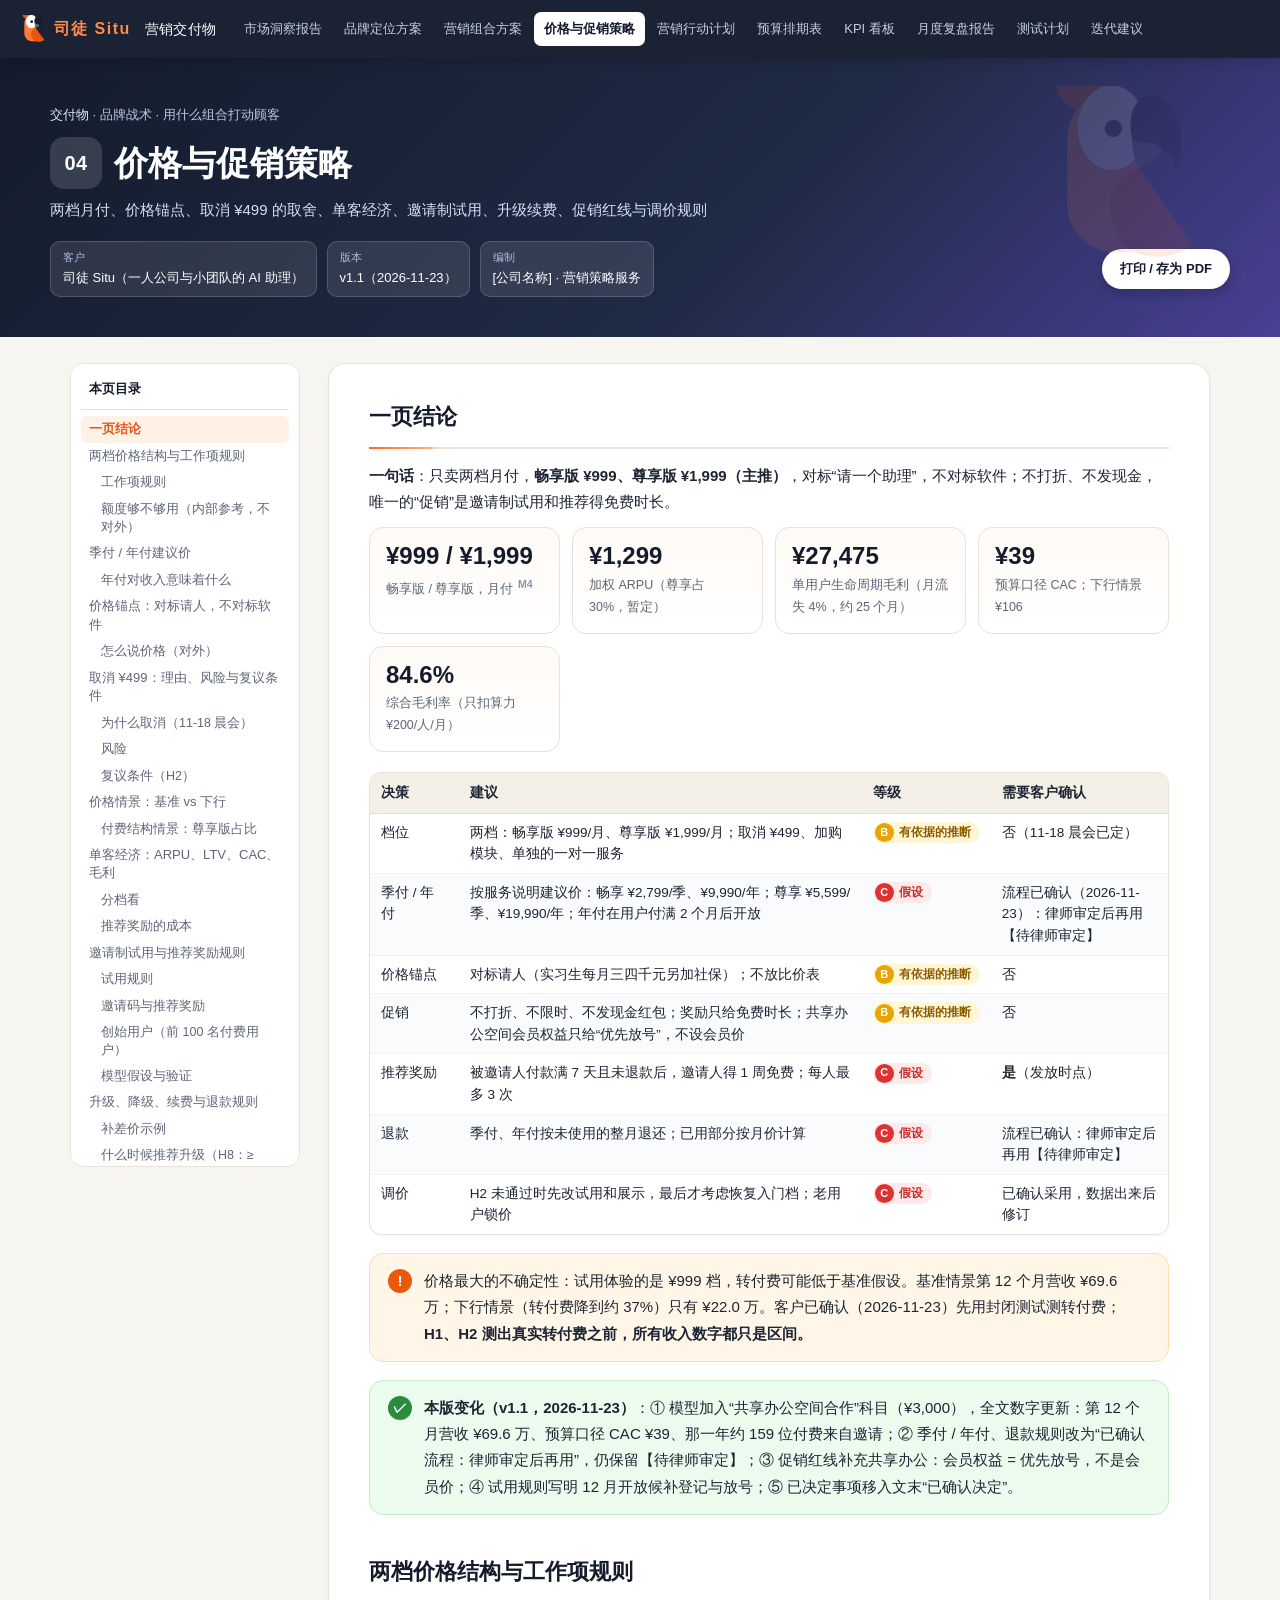
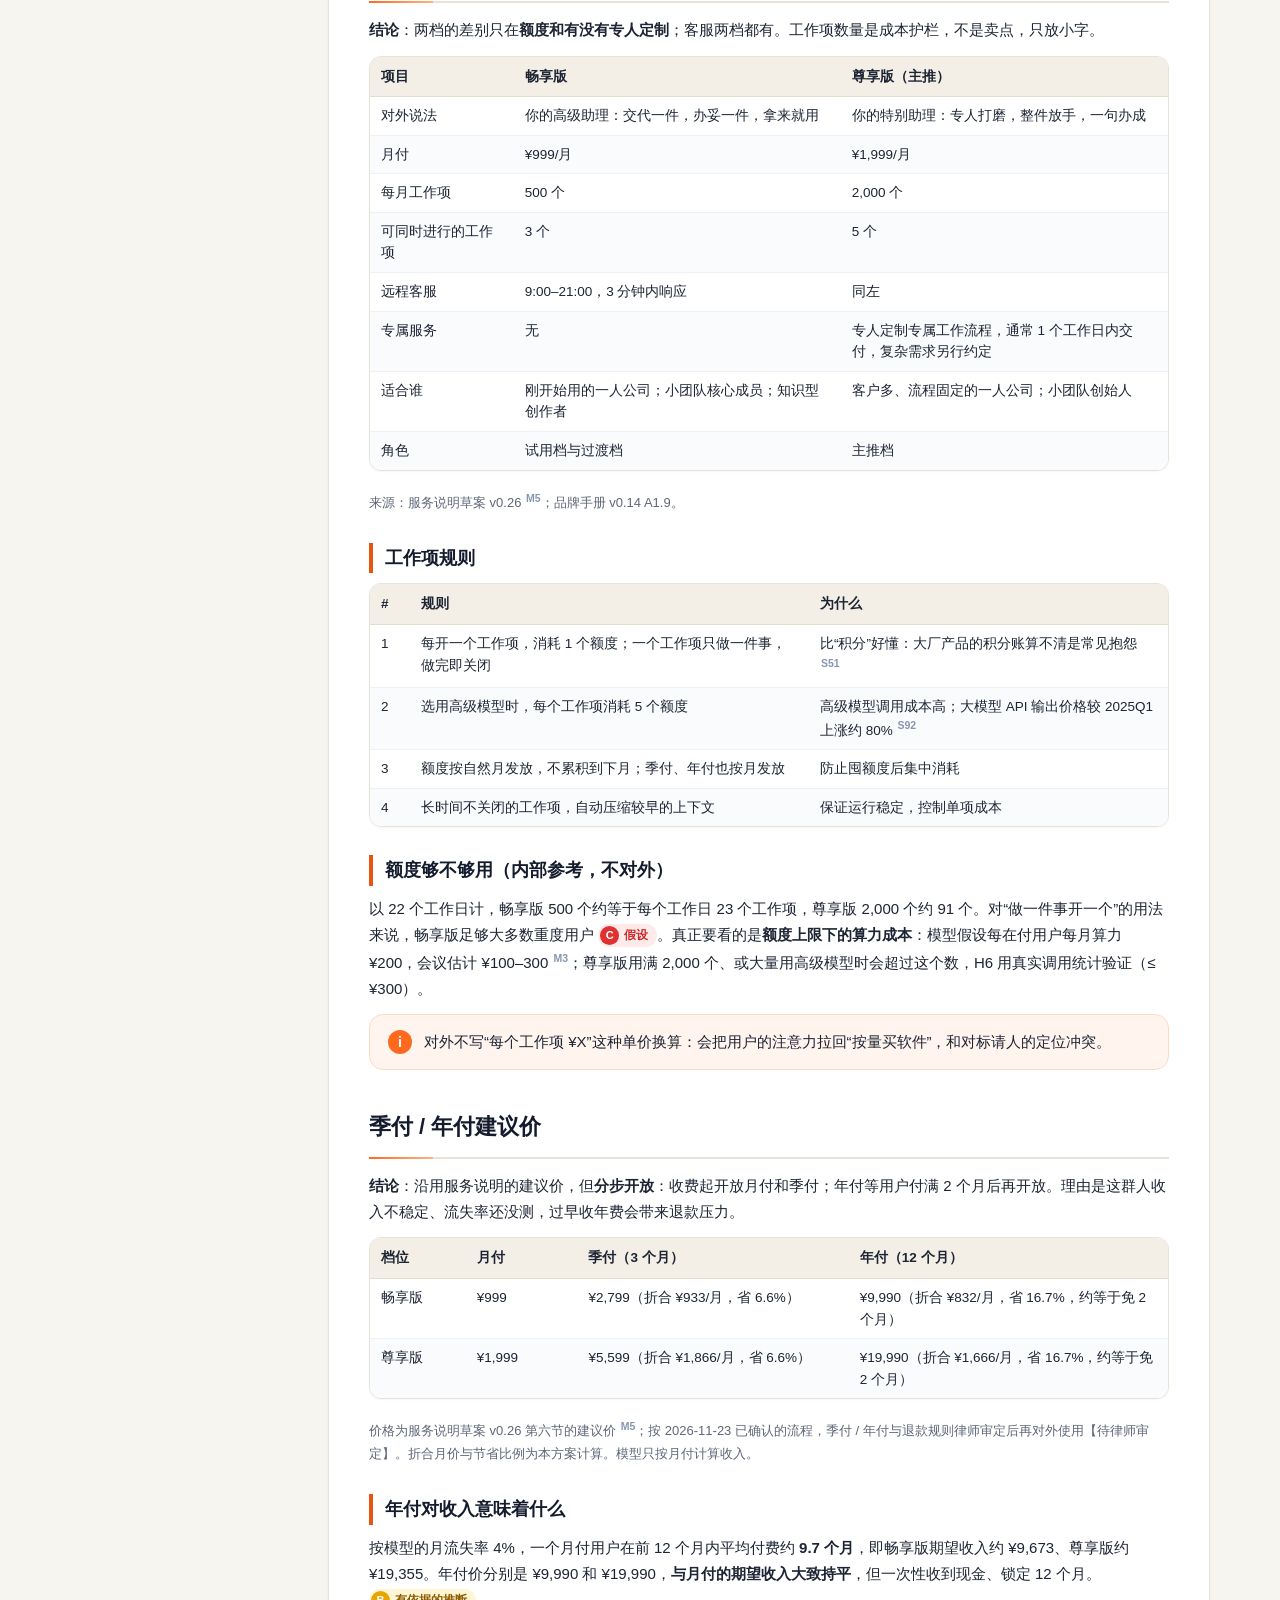
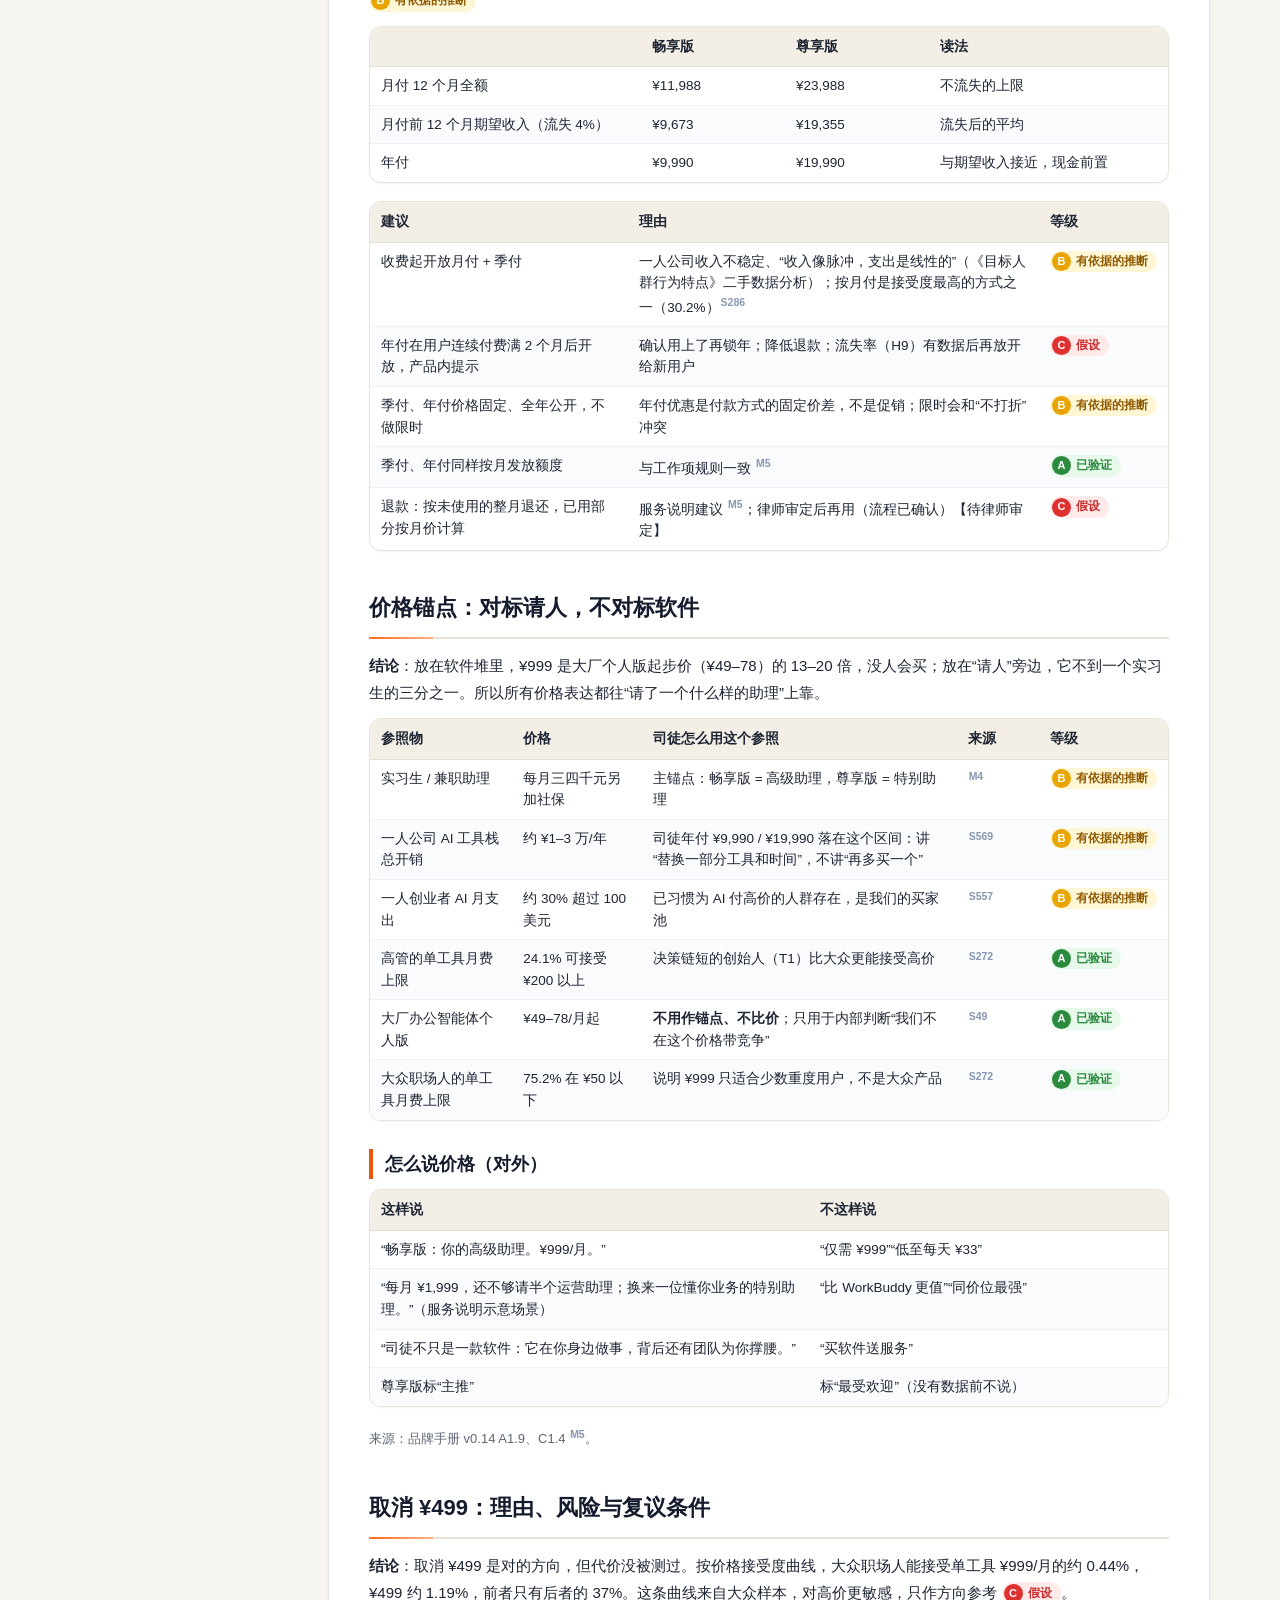
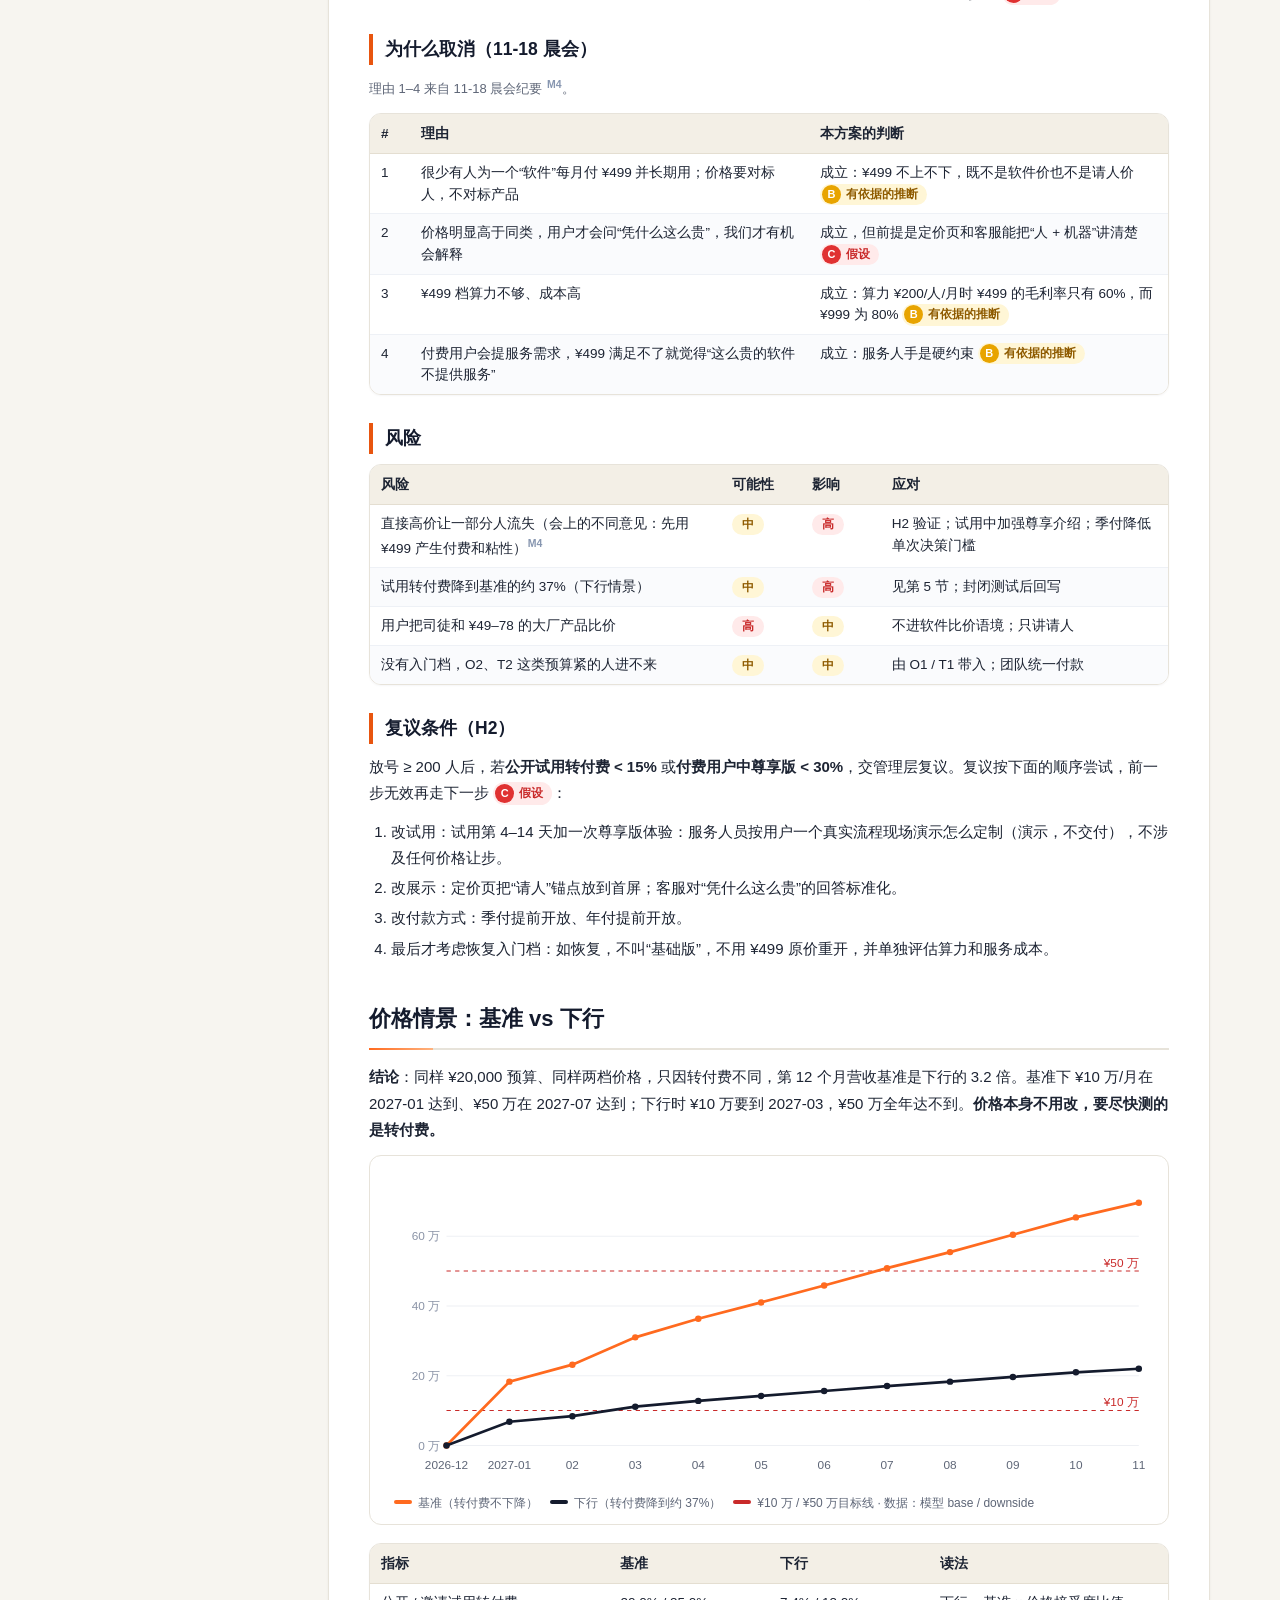
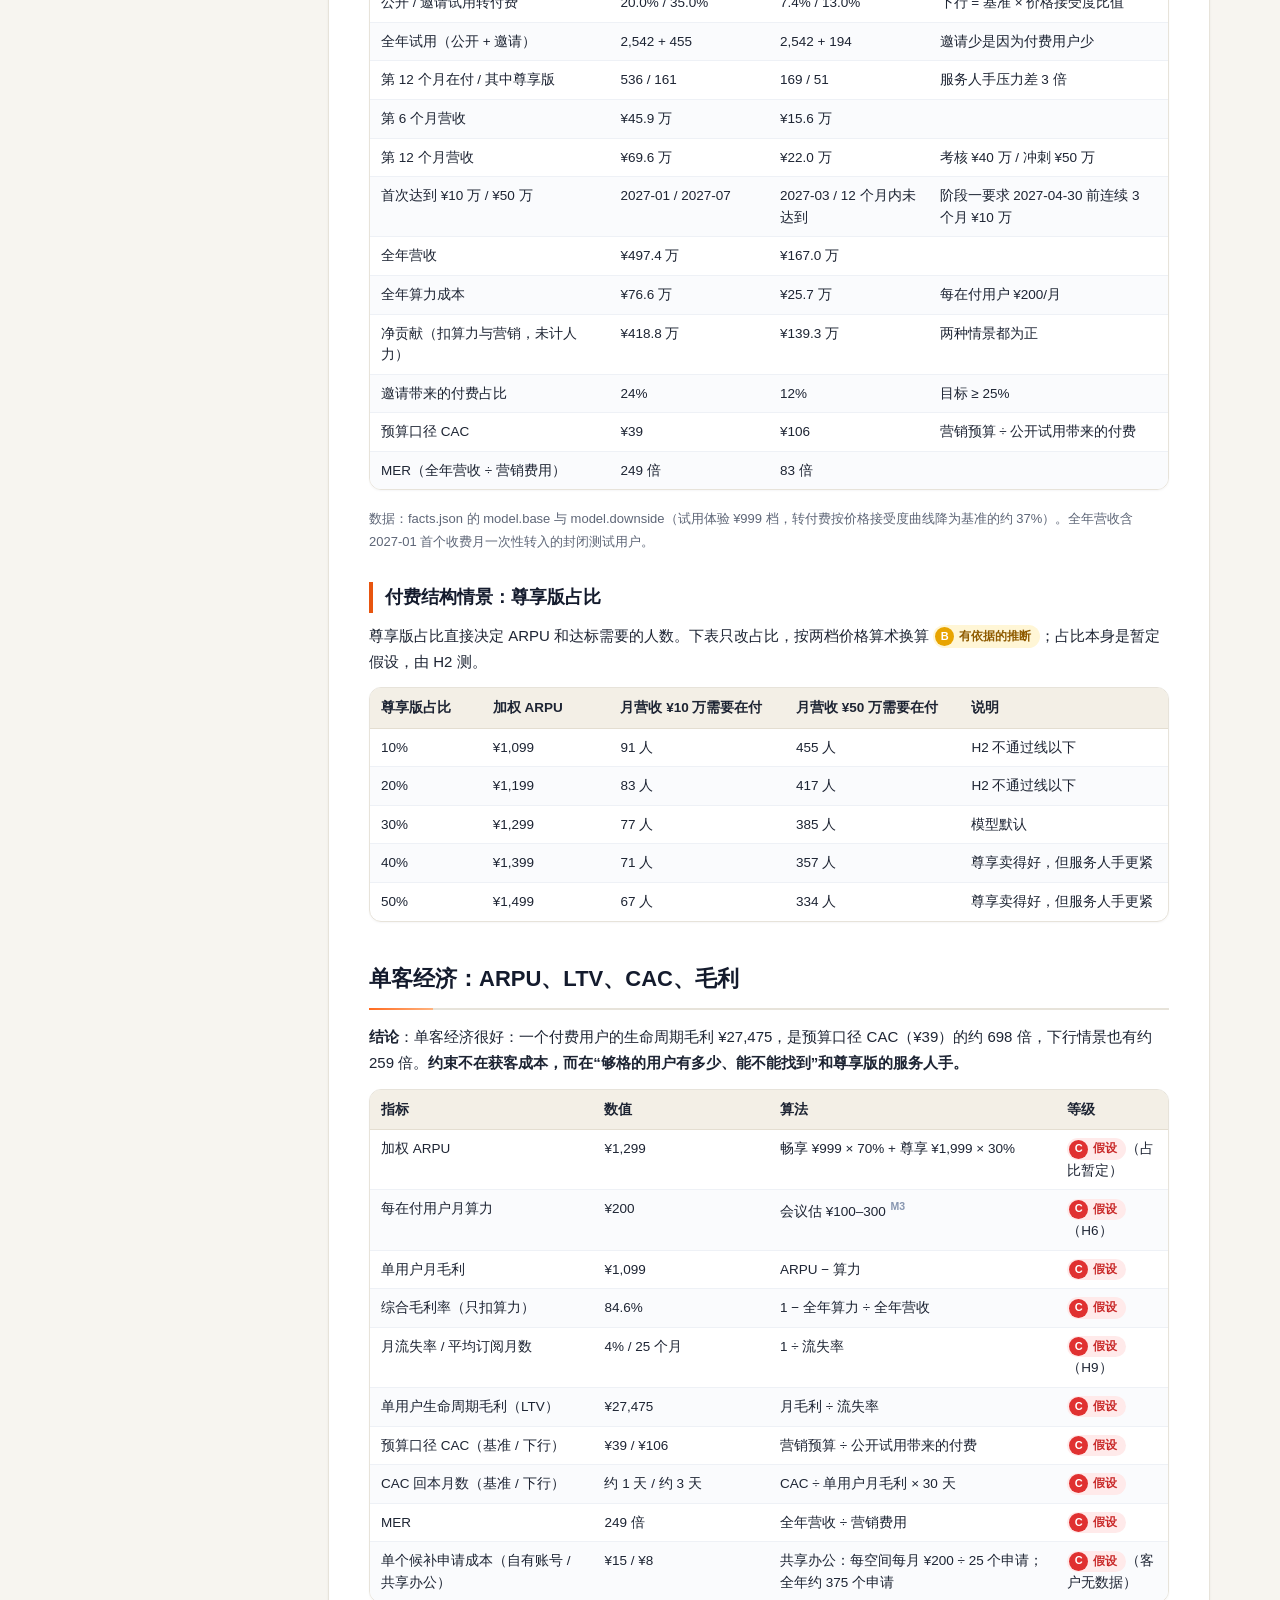
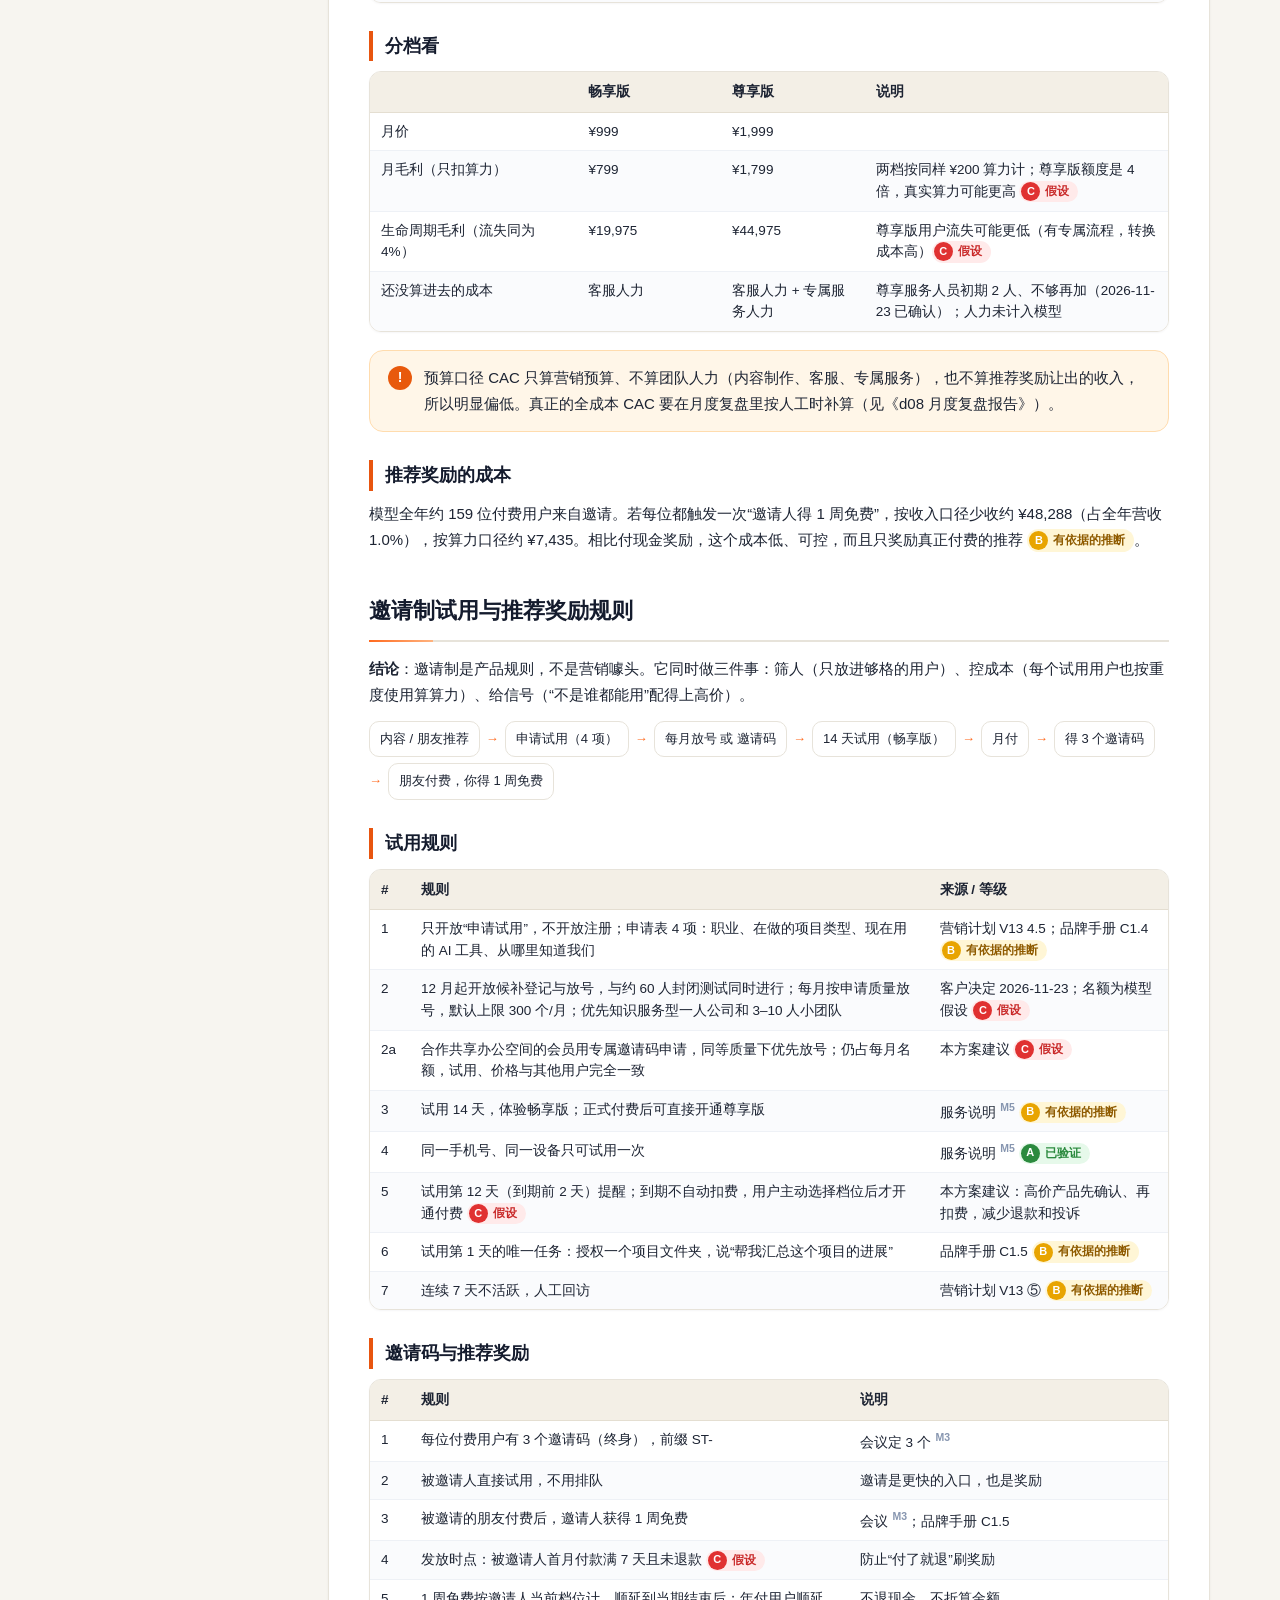
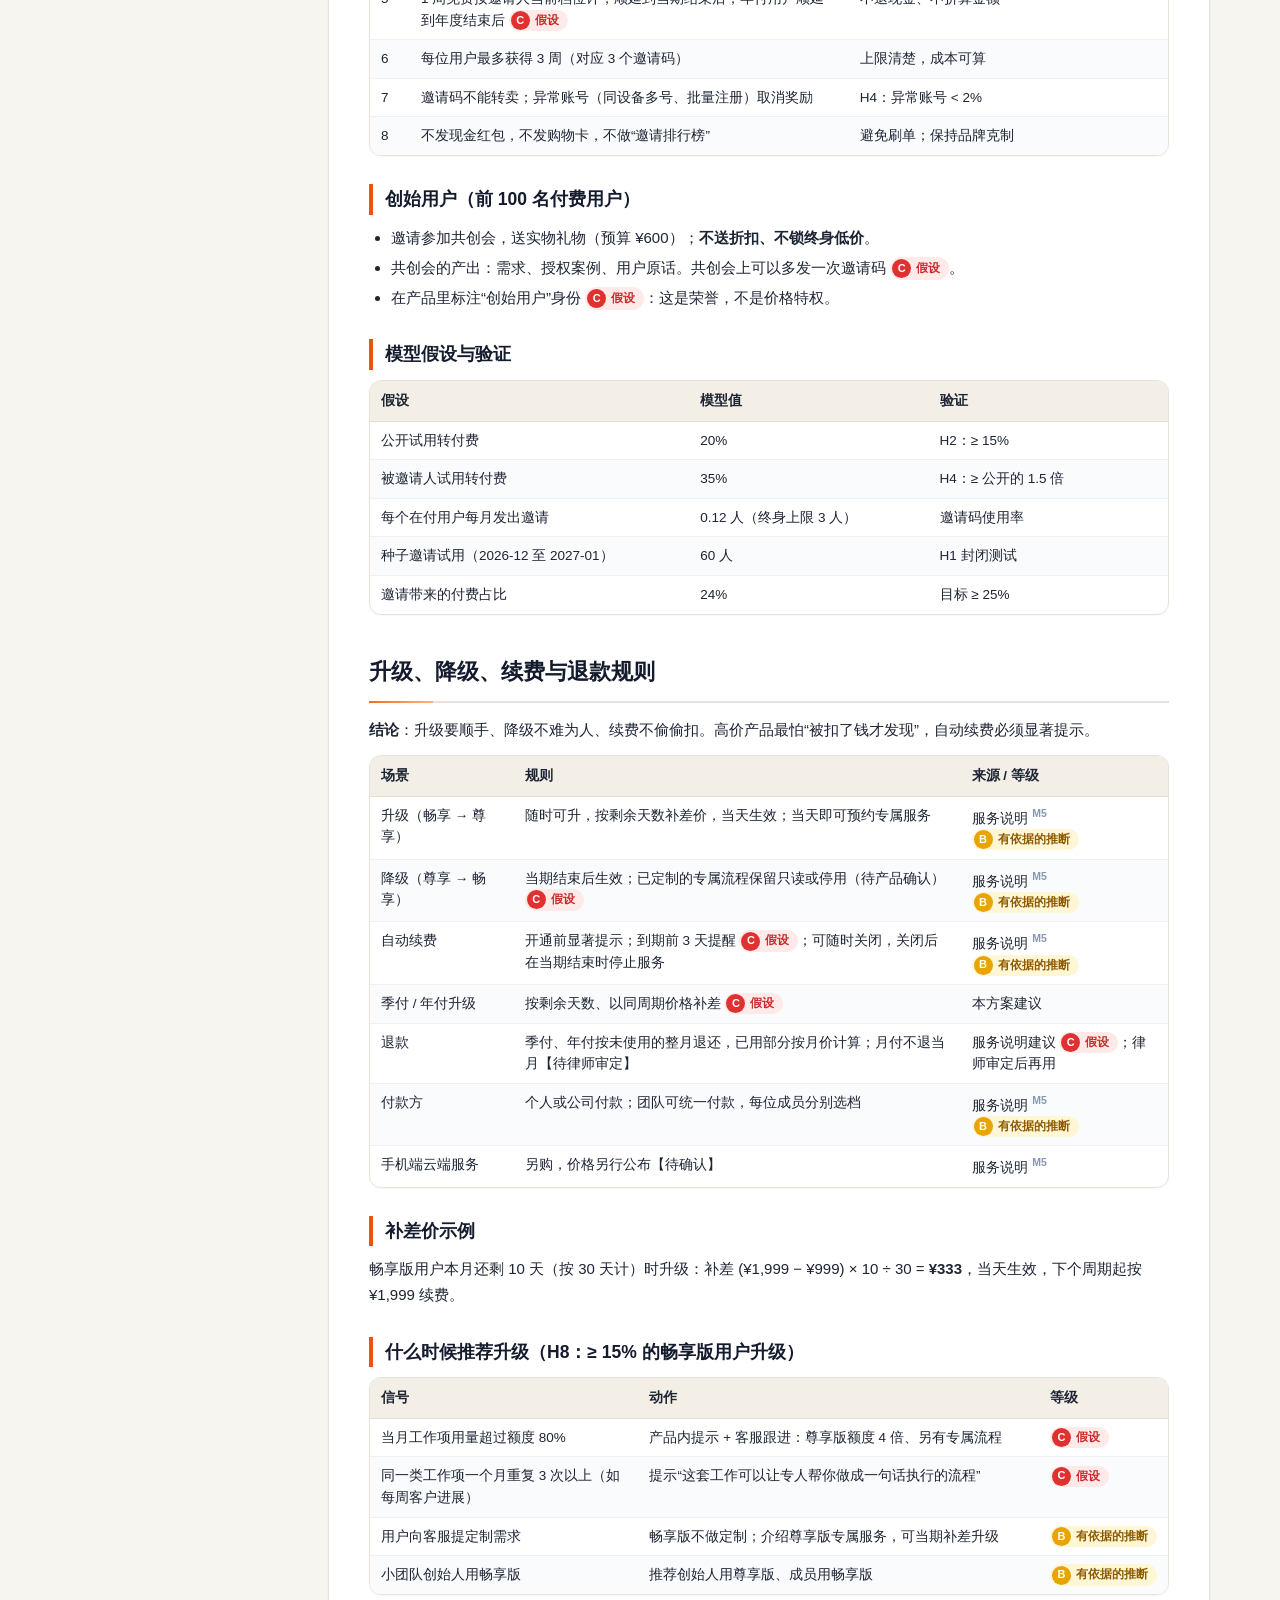
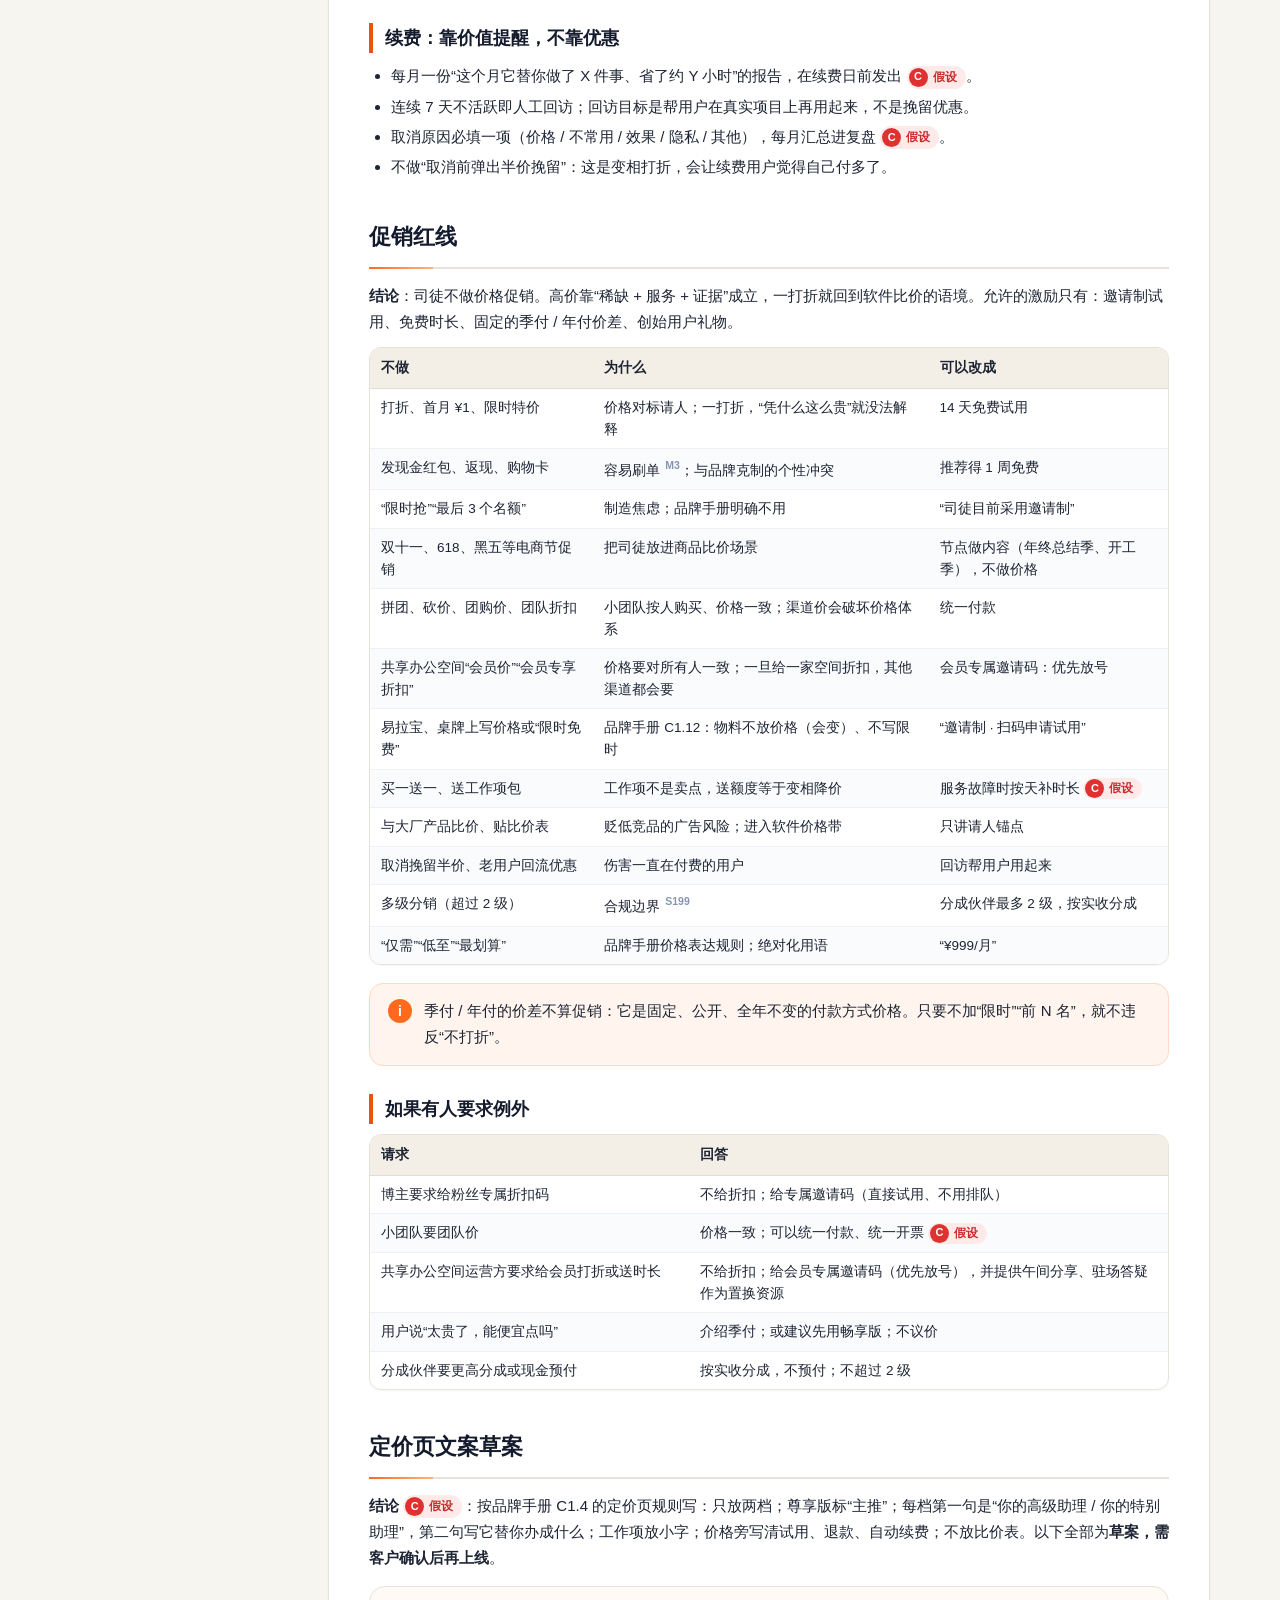
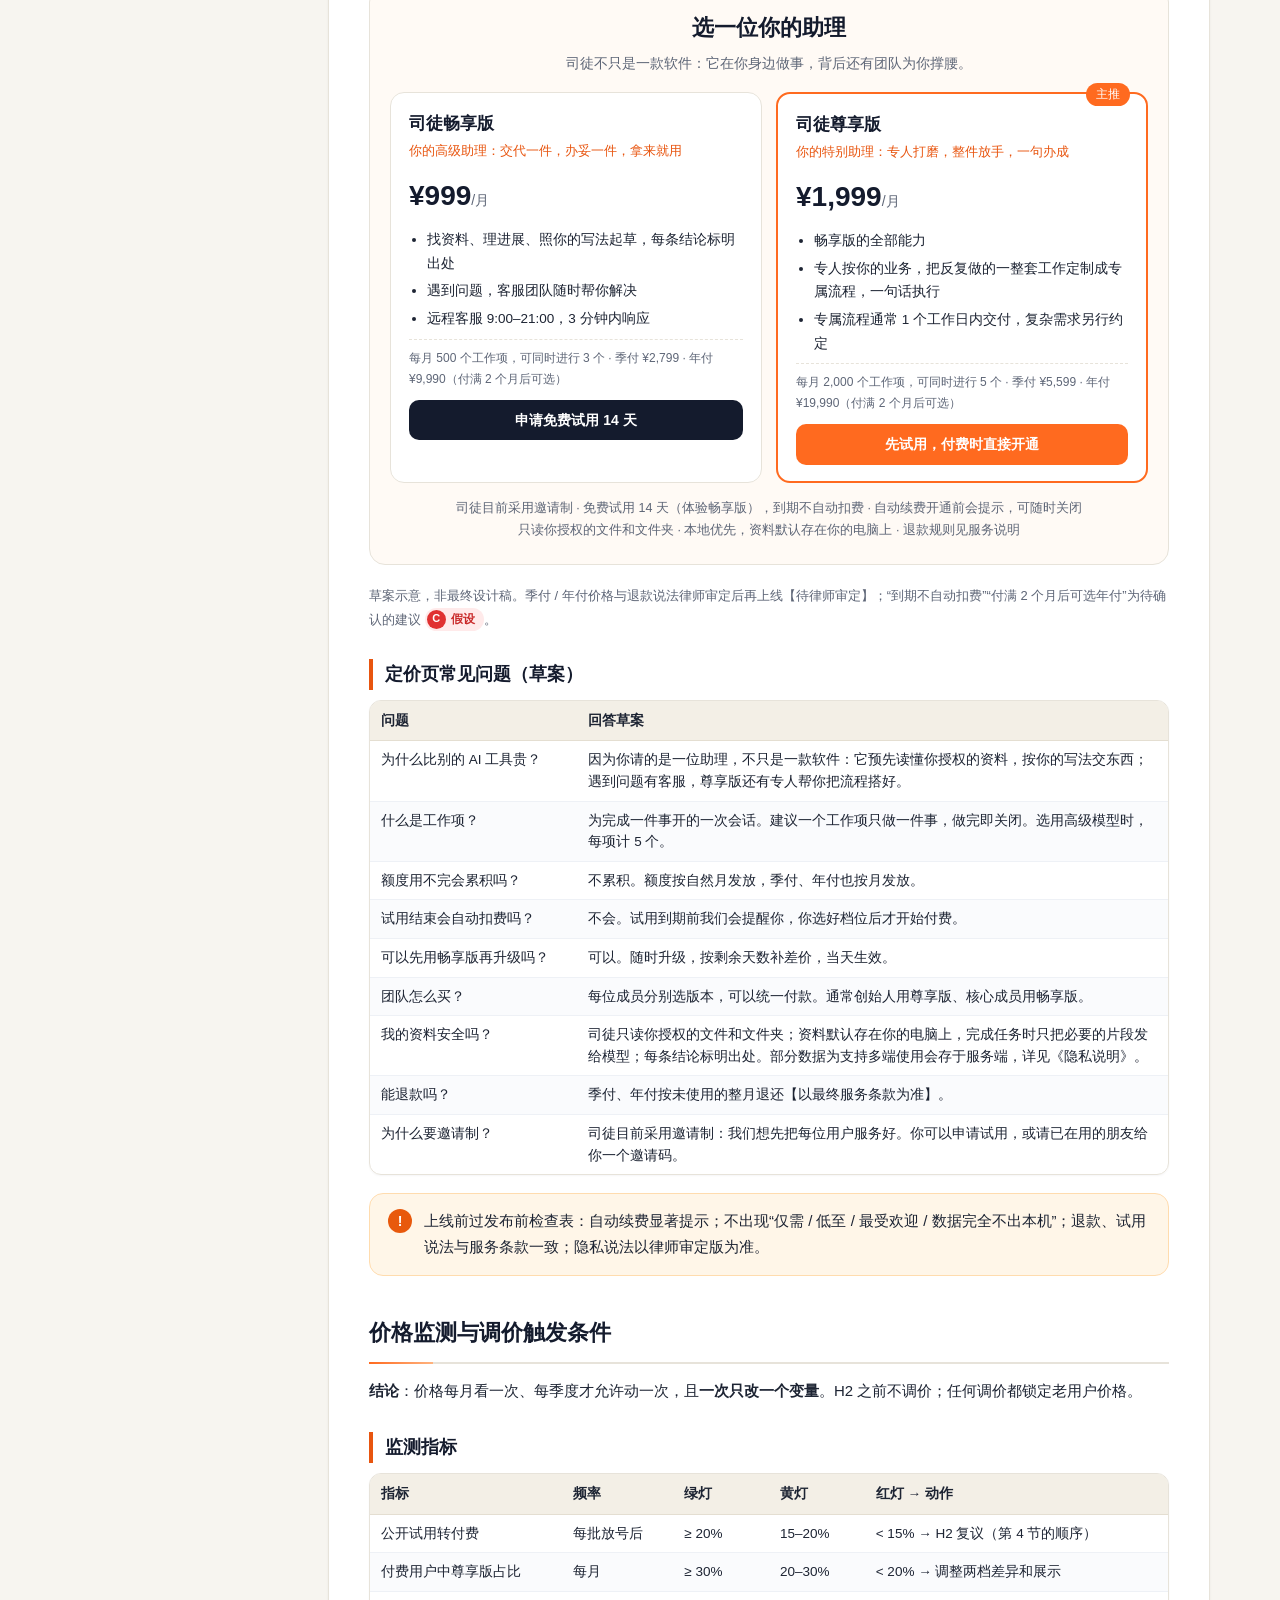
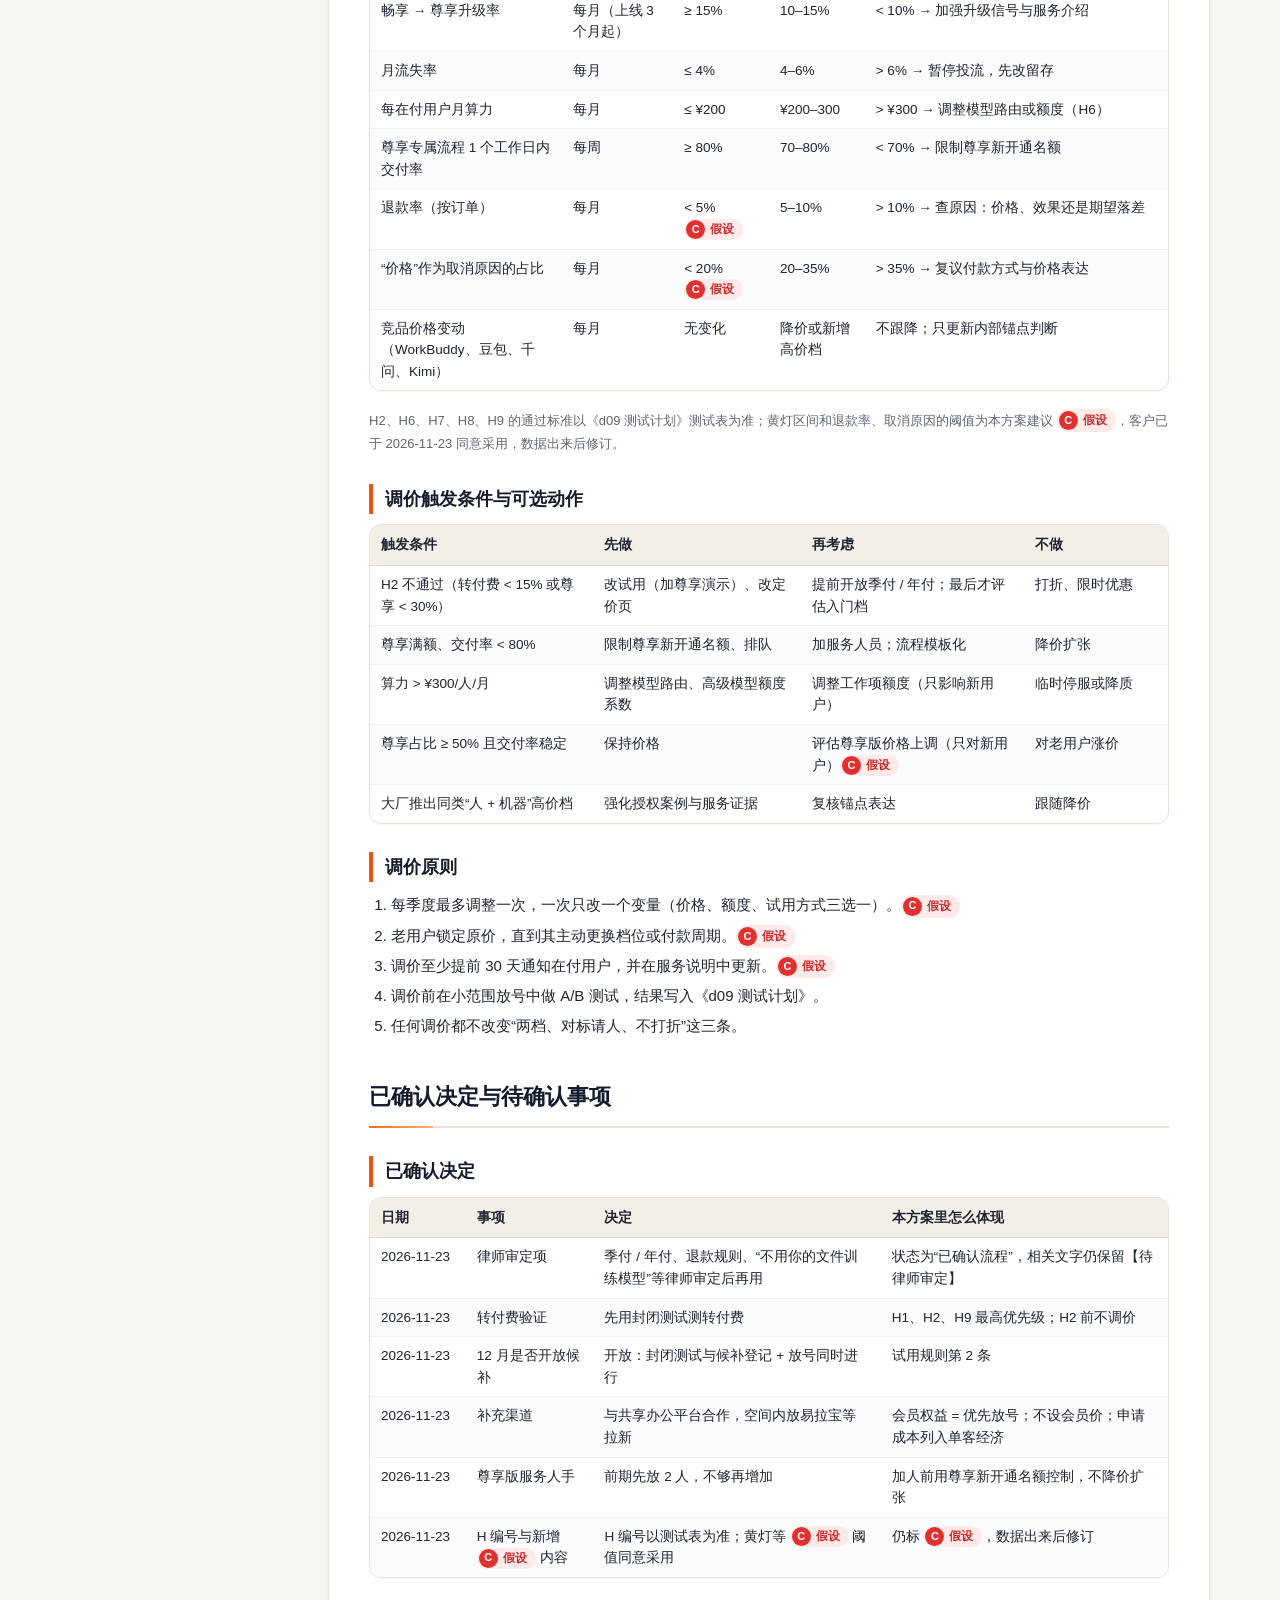
<file: public/d04.html>
<!DOCTYPE html>
<html lang="zh-CN"><head><meta charset="UTF-8"><meta name="viewport" content="width=device-width, initial-scale=1">
<title>价格与促销策略 · 司徒 Situ 营销交付物</title>
<link rel="icon" href="favicon.svg"><link rel="stylesheet" href="assets/style.css"><style>
.chart{margin:10px 0 18px;border:1px solid var(--line);border-radius:12px;background:#fff;padding:10px 12px}
.chart svg{width:100%;height:auto;display:block}
.chart .lg{font-size:12px;color:var(--muted);margin-top:4px}.chart .lg i{display:inline-block;width:18px;height:4px;border-radius:2px;margin:0 6px 2px 12px;vertical-align:middle}
.pp{margin:14px 0 20px;border:1px solid var(--line);border-radius:16px;background:#FFFAF5;padding:22px 20px}
.pp h5{margin:0;text-align:center;font-size:22px;color:#141B2D}.pp .s{text-align:center;color:#5E6677;font-size:14px;margin:4px 0 16px}
.pp .g{display:grid;grid-template-columns:1fr 1fr;gap:14px}
.pp .c{background:#fff;border:1px solid var(--line);border-radius:14px;padding:16px 18px;position:relative}
.pp .c.main{border:2px solid #FF6A1F}
.pp .c .tg{position:absolute;top:-11px;right:16px;background:#FF6A1F;color:#fff;font-size:12px;border-radius:999px;padding:1px 10px}
.pp .c .n{font-weight:800;font-size:17px;color:#141B2D}.pp .c .r{font-size:13px;color:#E8550F;margin:2px 0 8px}
.pp .c .p{font-size:28px;font-weight:800;color:#141B2D}.pp .c .p small{font-size:14px;font-weight:400;color:#5E6677}
.pp .c ul{margin:8px 0;padding-left:18px;font-size:13.5px}.pp .c .sm{font-size:12px;color:#5E6677;border-top:1px dashed var(--line);padding-top:8px;margin-top:8px}
.pp .c .bt{display:block;text-align:center;margin-top:10px;border-radius:10px;padding:8px;background:#141B2D;color:#fff;font-weight:700;font-size:14px}
.pp .c.main .bt{background:#FF6A1F}
.pp .ft{font-size:12.5px;color:#5E6677;text-align:center;margin-top:14px;line-height:1.8}
.flow{display:flex;flex-wrap:wrap;gap:6px;align-items:center;margin:10px 0 16px;font-size:13px}
.flow span{background:#fff;border:1px solid var(--line);border-radius:10px;padding:6px 10px}.flow b{color:#FF6A1F}
@media(max-width:760px){.pp .g{grid-template-columns:1fr}}
</style></head>
<body>
<header class="top"><a class="logo" href="index.html"><img src="assets/logo.svg" alt=""><b>司徒 Situ</b>营销交付物</a>
<nav class="topnav"><a href="d01.html">市场洞察报告</a><a href="d02.html">品牌定位方案</a><a href="d03.html">营销组合方案</a><a href="d04.html" class=on>价格与促销策略</a><a href="d05.html">营销行动计划</a><a href="d06.html">预算排期表</a><a href="d07.html">KPI 看板</a><a href="d08.html">月度复盘报告</a><a href="d09.html">测试计划</a><a href="d10.html">迭代建议</a></nav></header>
<section class="hero stage-tactics"><div class="in">
<div class="crumb"><a href="index.html">交付物</a> · 品牌战术 · 用什么组合打动顾客</div>
<h1><span class="ic">04</span>价格与促销策略</h1><p class="sub">两档月付、价格锚点、取消 ¥499 的取舍、单客经济、邀请制试用、升级续费、促销红线与调价规则</p>
<div class="meta"><div><span>客户</span>司徒 Situ（一人公司与小团队的 AI 助理）</div><div><span>版本</span>v1.1（2026-11-23）</div><div><span>编制</span>[公司名称] · 营销策略服务</div><a class="dl" href="javascript:window.print()">打印 / 存为 PDF</a></div>
</div></section>
<div class="layout"><aside class="toc"><div class="tt">本页目录</div><a class="t1" href="#s1">一页结论</a><a class="t1" href="#s2">两档价格结构与工作项规则</a><a class="t2" href="#s2-1">工作项规则</a><a class="t2" href="#s2-2">额度够不够用（内部参考，不对外）</a><a class="t1" href="#s3">季付 / 年付建议价</a><a class="t2" href="#s3-1">年付对收入意味着什么</a><a class="t1" href="#s4">价格锚点：对标请人，不对标软件</a><a class="t2" href="#s4-1">怎么说价格（对外）</a><a class="t1" href="#s5">取消 ¥499：理由、风险与复议条件</a><a class="t2" href="#s5-1">为什么取消（11-18 晨会）</a><a class="t2" href="#s5-2">风险</a><a class="t2" href="#s5-3">复议条件（H2）</a><a class="t1" href="#s6">价格情景：基准 vs 下行</a><a class="t2" href="#s6-1">付费结构情景：尊享版占比</a><a class="t1" href="#s7">单客经济：ARPU、LTV、CAC、毛利</a><a class="t2" href="#s7-1">分档看</a><a class="t2" href="#s7-2">推荐奖励的成本</a><a class="t1" href="#s8">邀请制试用与推荐奖励规则</a><a class="t2" href="#s8-1">试用规则</a><a class="t2" href="#s8-2">邀请码与推荐奖励</a><a class="t2" href="#s8-3">创始用户（前 100 名付费用户）</a><a class="t2" href="#s8-4">模型假设与验证</a><a class="t1" href="#s9">升级、降级、续费与退款规则</a><a class="t2" href="#s9-1">补差价示例</a><a class="t2" href="#s9-2">什么时候推荐升级（H8：≥ 15% 的畅享版用户升级）</a><a class="t2" href="#s9-3">续费：靠价值提醒，不靠优惠</a><a class="t1" href="#s10">促销红线</a><a class="t2" href="#s10-1">如果有人要求例外</a><a class="t1" href="#s11">定价页文案草案</a><a class="t2" href="#s11-1">定价页常见问题（草案）</a><a class="t1" href="#s12">价格监测与调价触发条件</a><a class="t2" href="#s12-1">监测指标</a><a class="t2" href="#s12-2">调价触发条件与可选动作</a><a class="t2" href="#s12-3">调价原则</a><a class="t1" href="#s13">已确认决定与待确认事项</a><a class="t2" href="#s13-1">已确认决定</a><a class="t2" href="#s13-2">仍待确认</a><a class="t1" href="#s14">附：证据等级与数据来源</a></aside>
<main class="doc"><h2 class="h1" id="s1">一页结论</h2>
<p><b>一句话</b>：只卖两档月付，<b>畅享版 ¥999、尊享版 ¥1,999（主推）</b>，对标“请一个助理”，不对标软件；不打折、不发现金，唯一的“促销”是邀请制试用和推荐得免费时长。</p>
<div class="cards"><div class="cardk"><div class="v">¥999 / ¥1,999</div><div class="l">畅享版 / 尊享版，月付 <sup class="ref"><a href="#src-M4" title="公司内部资料 · 会议纪要：晨会：产品定位、核心能力与定价（2026-11-18）">M4</a></sup></div></div><div class="cardk"><div class="v">¥1,299</div><div class="l">加权 ARPU（尊享占 30%，暂定）</div></div><div class="cardk"><div class="v">¥27,475</div><div class="l">单用户生命周期毛利（月流失 4%，约 25 个月）</div></div><div class="cardk"><div class="v">¥39</div><div class="l">预算口径 CAC；下行情景 ¥106</div></div><div class="cardk"><div class="v">84.6%</div><div class="l">综合毛利率（只扣算力 ¥200/人/月）</div></div></div>
<div class="tw"><table><colgroup><col style="width:12.0%"><col style="width:56.0%"><col style="width:8.0%"><col style="width:24.0%"></colgroup><thead><tr><th>决策</th><th>建议</th><th>等级</th><th>需要客户确认</th></tr></thead><tbody><tr><td>档位</td><td>两档：畅享版 ¥999/月、尊享版 ¥1,999/月；取消 ¥499、加购模块、单独的一对一服务</td><td><span class="ev evb" title="证据等级：B 有依据的推断"><i>B</i>有依据的推断</span></td><td>否（11-18 晨会已定）</td></tr><tr><td>季付 / 年付</td><td>按服务说明建议价：畅享 ¥2,799/季、¥9,990/年；尊享 ¥5,599/季、¥19,990/年；年付在用户付满 2 个月后开放</td><td><span class="ev evc" title="证据等级：C 假设"><i>C</i>假设</span></td><td>流程已确认（2026-11-23）：律师审定后再用【待律师审定】</td></tr><tr><td>价格锚点</td><td>对标请人（实习生每月三四千元另加社保）；不放比价表</td><td><span class="ev evb" title="证据等级：B 有依据的推断"><i>B</i>有依据的推断</span></td><td>否</td></tr><tr><td>促销</td><td>不打折、不限时、不发现金红包；奖励只给免费时长；共享办公空间会员权益只给“优先放号”，不设会员价</td><td><span class="ev evb" title="证据等级：B 有依据的推断"><i>B</i>有依据的推断</span></td><td>否</td></tr><tr><td>推荐奖励</td><td>被邀请人付款满 7 天且未退款后，邀请人得 1 周免费；每人最多 3 次</td><td><span class="ev evc" title="证据等级：C 假设"><i>C</i>假设</span></td><td><b>是</b>（发放时点）</td></tr><tr><td>退款</td><td>季付、年付按未使用的整月退还；已用部分按月价计算</td><td><span class="ev evc" title="证据等级：C 假设"><i>C</i>假设</span></td><td>流程已确认：律师审定后再用【待律师审定】</td></tr><tr><td>调价</td><td>H2 未通过时先改试用和展示，最后才考虑恢复入门档；老用户锁价</td><td><span class="ev evc" title="证据等级：C 假设"><i>C</i>假设</span></td><td>已确认采用，数据出来后修订</td></tr></tbody></table></div>
<div class="box warn"><span class="bi">!</span><div>价格最大的不确定性：试用体验的是 ¥999 档，转付费可能低于基准假设。基准情景第 12 个月营收 ¥69.6 万；下行情景（转付费降到约 37%）只有 ¥22.0 万。客户已确认（2026-11-23）先用封闭测试测转付费；<b>H1、H2 测出真实转付费之前，所有收入数字都只是区间。</b></div></div>
<div class="box ok"><span class="bi">✓</span><div><b>本版变化（v1.1，2026-11-23）</b>：① 模型加入“共享办公空间合作”科目（¥3,000），全文数字更新：第 12 个月营收 ¥69.6 万、预算口径 CAC ¥39、那一年约 159 位付费来自邀请；② 季付 / 年付、退款规则改为“已确认流程：律师审定后再用”，仍保留【待律师审定】；③ 促销红线补充共享办公：会员权益 = 优先放号，不是会员价；④ 试用规则写明 12 月开放候补登记与放号；⑤ 已决定事项移入文末“已确认决定”。</div></div>
<h2 class="h1" id="s2">两档价格结构与工作项规则</h2>
<p><b>结论</b>：两档的差别只在<b>额度和有没有专人定制</b>；客服两档都有。工作项数量是成本护栏，不是卖点，只放小字。</p>
<div class="tw"><table><colgroup><col style="width:18.0%"><col style="width:41.0%"><col style="width:41.0%"></colgroup><thead><tr><th>项目</th><th>畅享版</th><th>尊享版（主推）</th></tr></thead><tbody><tr><td>对外说法</td><td>你的高级助理：交代一件，办妥一件，拿来就用</td><td>你的特别助理：专人打磨，整件放手，一句办成</td></tr><tr><td>月付</td><td>¥999/月</td><td>¥1,999/月</td></tr><tr><td>每月工作项</td><td>500 个</td><td>2,000 个</td></tr><tr><td>可同时进行的工作项</td><td>3 个</td><td>5 个</td></tr><tr><td>远程客服</td><td>9:00–21:00，3 分钟内响应</td><td>同左</td></tr><tr><td>专属服务</td><td>无</td><td>专人定制专属工作流程，通常 1 个工作日内交付，复杂需求另行约定</td></tr><tr><td>适合谁</td><td>刚开始用的一人公司；小团队核心成员；知识型创作者</td><td>客户多、流程固定的一人公司；小团队创始人</td></tr><tr><td>角色</td><td>试用档与过渡档</td><td>主推档</td></tr></tbody></table></div>
<p class="note">来源：服务说明草案 v0.26 <sup class="ref"><a href="#src-M5" title="公司内部资料 · 《司徒 服务说明（畅享版 / 尊享版）》草案 v0.26 与品牌手册 v0.14">M5</a></sup>；品牌手册 v0.14 A1.9。</p>
<h3 class="h2" id="s2-1">工作项规则</h3>
<div class="tw"><table><colgroup><col style="width:5.0%"><col style="width:50.0%"><col style="width:45.0%"></colgroup><thead><tr><th>#</th><th>规则</th><th>为什么</th></tr></thead><tbody><tr><td>1</td><td>每开一个工作项，消耗 1 个额度；一个工作项只做一件事，做完即关闭</td><td>比“积分”好懂：大厂产品的积分账算不清是常见抱怨 <sup class="ref"><a href="#src-S51" title="post.smzdm.com · WorkBuddy 全网爆火，但先别急着充钱：免费版和会员的“积分账”算清楚再动手_办公软件_什么值得买">S51</a></sup></td></tr><tr><td>2</td><td>选用高级模型时，每个工作项消耗 5 个额度</td><td>高级模型调用成本高；大模型 API 输出价格较 2025Q1 上涨约 80% <sup class="ref"><a href="#src-S92" title="zhuanlan.zhihu.com · 【研究报告】我横评了5家AI桌面智能体：真正的第一名，不是Kimi、豆包、DeepSeek任何一个">S92</a></sup></td></tr><tr><td>3</td><td>额度按自然月发放，不累积到下月；季付、年付也按月发放</td><td>防止囤额度后集中消耗</td></tr><tr><td>4</td><td>长时间不关闭的工作项，自动压缩较早的上下文</td><td>保证运行稳定，控制单项成本</td></tr></tbody></table></div>
<h3 class="h2" id="s2-2">额度够不够用（内部参考，不对外）</h3>
<p>以 22 个工作日计，畅享版 500 个约等于每个工作日 23 个工作项，尊享版 2,000 个约 91 个。对“做一件事开一个”的用法来说，畅享版足够大多数重度用户 <span class="ev evc" title="证据等级：C 假设"><i>C</i>假设</span>。真正要看的是<b>额度上限下的算力成本</b>：模型假设每在付用户每月算力 ¥200，会议估计 ¥100–300 <sup class="ref"><a href="#src-M3" title="公司内部资料 · 会议纪要：目标人群与定价策略（2026-11-13）">M3</a></sup>；尊享版用满 2,000 个、或大量用高级模型时会超过这个数，H6 用真实调用统计验证（≤ ¥300）。</p>
<div class="box info"><span class="bi">i</span><div>对外不写“每个工作项 ¥X”这种单价换算：会把用户的注意力拉回“按量买软件”，和对标请人的定位冲突。</div></div>
<h2 class="h1" id="s3">季付 / 年付建议价</h2>
<p><b>结论</b>：沿用服务说明的建议价，但<b>分步开放</b>：收费起开放月付和季付；年付等用户付满 2 个月后再开放。理由是这群人收入不稳定、流失率还没测，过早收年费会带来退款压力。</p>
<div class="tw"><table><colgroup><col style="width:12.0%"><col style="width:14.0%"><col style="width:34.0%"><col style="width:40.0%"></colgroup><thead><tr><th>档位</th><th>月付</th><th>季付（3 个月）</th><th>年付（12 个月）</th></tr></thead><tbody><tr><td>畅享版</td><td>¥999</td><td>¥2,799（折合 ¥933/月，省 6.6%）</td><td>¥9,990（折合 ¥832/月，省 16.7%，约等于免 2 个月）</td></tr><tr><td>尊享版</td><td>¥1,999</td><td>¥5,599（折合 ¥1,866/月，省 6.6%）</td><td>¥19,990（折合 ¥1,666/月，省 16.7%，约等于免 2 个月）</td></tr></tbody></table></div>
<p class="note">价格为服务说明草案 v0.26 第六节的建议价 <sup class="ref"><a href="#src-M5" title="公司内部资料 · 《司徒 服务说明（畅享版 / 尊享版）》草案 v0.26 与品牌手册 v0.14">M5</a></sup>；按 2026-11-23 已确认的流程，季付 / 年付与退款规则律师审定后再对外使用【待律师审定】。折合月价与节省比例为本方案计算。模型只按月付计算收入。</p>
<h3 class="h2" id="s3-1">年付对收入意味着什么</h3>
<p>按模型的月流失率 4%，一个月付用户在前 12 个月内平均付费约 <b>9.7 个月</b>，即畅享版期望收入约 ¥9,673、尊享版约 ¥19,355。年付价分别是 ¥9,990 和 ¥19,990，<b>与月付的期望收入大致持平</b>，但一次性收到现金、锁定 12 个月。<span class="ev evb" title="证据等级：B 有依据的推断"><i>B</i>有依据的推断</span></p>
<div class="tw"><table><colgroup><col style="width:34.0%"><col style="width:18.0%"><col style="width:18.0%"><col style="width:30.0%"></colgroup><thead><tr><th></th><th>畅享版</th><th>尊享版</th><th>读法</th></tr></thead><tbody><tr><td>月付 12 个月全额</td><td>¥11,988</td><td>¥23,988</td><td>不流失的上限</td></tr><tr><td>月付前 12 个月期望收入（流失 4%）</td><td>¥9,673</td><td>¥19,355</td><td>流失后的平均</td></tr><tr><td>年付</td><td>¥9,990</td><td>¥19,990</td><td>与期望收入接近，现金前置</td></tr></tbody></table></div>
<div class="tw"><table><colgroup><col style="width:34.0%"><col style="width:54.0%"><col style="width:12.0%"></colgroup><thead><tr><th>建议</th><th>理由</th><th>等级</th></tr></thead><tbody><tr><td>收费起开放月付 + 季付</td><td>一人公司收入不稳定、“收入像脉冲，支出是线性的”（《目标人群行为特点》二手数据分析）；按月付是接受度最高的方式之一（30.2%）<sup class="ref"><a href="#src-S286" title="m.36kr.com · 中国公众对生成式AI的看法与使用行为-36氪">S286</a></sup></td><td><span class="ev evb" title="证据等级：B 有依据的推断"><i>B</i>有依据的推断</span></td></tr><tr><td>年付在用户连续付费满 2 个月后开放，产品内提示</td><td>确认用上了再锁年；降低退款；流失率（H9）有数据后再放开给新用户</td><td><span class="ev evc" title="证据等级：C 假设"><i>C</i>假设</span></td></tr><tr><td>季付、年付价格固定、全年公开，不做限时</td><td>年付优惠是付款方式的固定价差，不是促销；限时会和“不打折”冲突</td><td><span class="ev evb" title="证据等级：B 有依据的推断"><i>B</i>有依据的推断</span></td></tr><tr><td>季付、年付同样按月发放额度</td><td>与工作项规则一致 <sup class="ref"><a href="#src-M5" title="公司内部资料 · 《司徒 服务说明（畅享版 / 尊享版）》草案 v0.26 与品牌手册 v0.14">M5</a></sup></td><td><span class="ev eva" title="证据等级：A 已验证"><i>A</i>已验证</span></td></tr><tr><td>退款：按未使用的整月退还，已用部分按月价计算</td><td>服务说明建议 <sup class="ref"><a href="#src-M5" title="公司内部资料 · 《司徒 服务说明（畅享版 / 尊享版）》草案 v0.26 与品牌手册 v0.14">M5</a></sup>；律师审定后再用（流程已确认）【待律师审定】</td><td><span class="ev evc" title="证据等级：C 假设"><i>C</i>假设</span></td></tr></tbody></table></div>
<h2 class="h1" id="s4">价格锚点：对标请人，不对标软件</h2>
<p><b>结论</b>：放在软件堆里，¥999 是大厂个人版起步价（¥49–78）的 13–20 倍，没人会买；放在“请人”旁边，它不到一个实习生的三分之一。所以所有价格表达都往“请了一个什么样的助理”上靠。</p>
<div class="tw"><table><colgroup><col style="width:19.6%"><col style="width:17.4%"><col style="width:43.5%"><col style="width:10.9%"><col style="width:8.7%"></colgroup><thead><tr><th>参照物</th><th>价格</th><th>司徒怎么用这个参照</th><th>来源</th><th>等级</th></tr></thead><tbody><tr><td>实习生 / 兼职助理</td><td>每月三四千元另加社保</td><td>主锚点：畅享版 = 高级助理，尊享版 = 特别助理</td><td><sup class="ref"><a href="#src-M4" title="公司内部资料 · 会议纪要：晨会：产品定位、核心能力与定价（2026-11-18）">M4</a></sup></td><td><span class="ev evb" title="证据等级：B 有依据的推断"><i>B</i>有依据的推断</span></td></tr><tr><td>一人公司 AI 工具栈总开销</td><td>约 ¥1–3 万/年</td><td>司徒年付 ¥9,990 / ¥19,990 落在这个区间：讲“替换一部分工具和时间”，不讲“再多买一个”</td><td><sup class="ref"><a href="#src-S569" title="zhuanlan.zhihu.com · 一人公司时代：AI工具栈如何让个人拥有团队级生产力">S569</a></sup></td><td><span class="ev evb" title="证据等级：B 有依据的推断"><i>B</i>有依据的推断</span></td></tr><tr><td>一人创业者 AI 月支出</td><td>约 30% 超过 100 美元</td><td>已习惯为 AI 付高价的人群存在，是我们的买家池</td><td><sup class="ref"><a href="#src-S557" title="zhuanlan.zhihu.com · 一人公司完全指南：AI时代的超级个体，都在怎么赚钱？">S557</a></sup></td><td><span class="ev evb" title="证据等级：B 有依据的推断"><i>B</i>有依据的推断</span></td></tr><tr><td>高管的单工具月费上限</td><td>24.1% 可接受 ¥200 以上</td><td>决策链短的创始人（T1）比大众更能接受高价</td><td><sup class="ref"><a href="#src-S272" title="163.com · 报告：56.1%的职场人愿意为AI服务付费|求职|智联招聘|ai服务_网易订阅">S272</a></sup></td><td><span class="ev eva" title="证据等级：A 已验证"><i>A</i>已验证</span></td></tr><tr><td>大厂办公智能体个人版</td><td>¥49–78/月起</td><td><b>不用作锚点、不比价</b>；只用于内部判断“我们不在这个价格带竞争”</td><td><sup class="ref"><a href="#src-S49" title="m.36kr.com · WorkBuddy、豆包、千问、Kimi横评：谁更接近优秀办公助手？-36氪">S49</a></sup></td><td><span class="ev eva" title="证据等级：A 已验证"><i>A</i>已验证</span></td></tr><tr><td>大众职场人的单工具月费上限</td><td>75.2% 在 ¥50 以下</td><td>说明 ¥999 只适合少数重度用户，不是大众产品</td><td><sup class="ref"><a href="#src-S272" title="163.com · 报告：56.1%的职场人愿意为AI服务付费|求职|智联招聘|ai服务_网易订阅">S272</a></sup></td><td><span class="ev eva" title="证据等级：A 已验证"><i>A</i>已验证</span></td></tr></tbody></table></div>
<h3 class="h2" id="s4-1">怎么说价格（对外）</h3>
<div class="tw"><table><colgroup><col style="width:55.0%"><col style="width:45.0%"></colgroup><thead><tr><th>这样说</th><th>不这样说</th></tr></thead><tbody><tr><td>“畅享版：你的高级助理。¥999/月。”</td><td>“仅需 ¥999”“低至每天 ¥33”</td></tr><tr><td>“每月 ¥1,999，还不够请半个运营助理；换来一位懂你业务的特别助理。”（服务说明示意场景）</td><td>“比 WorkBuddy 更值”“同价位最强”</td></tr><tr><td>“司徒不只是一款软件：它在你身边做事，背后还有团队为你撑腰。”</td><td>“买软件送服务”</td></tr><tr><td>尊享版标“主推”</td><td>标“最受欢迎”（没有数据前不说）</td></tr></tbody></table></div>
<p class="note">来源：品牌手册 v0.14 A1.9、C1.4 <sup class="ref"><a href="#src-M5" title="公司内部资料 · 《司徒 服务说明（畅享版 / 尊享版）》草案 v0.26 与品牌手册 v0.14">M5</a></sup>。</p>
<h2 class="h1" id="s5">取消 ¥499：理由、风险与复议条件</h2>
<p><b>结论</b>：取消 ¥499 是对的方向，但代价没被测过。按价格接受度曲线，大众职场人能接受单工具 ¥999/月的约 0.44%，¥499 约 1.19%，前者只有后者的 37%。这条曲线来自大众样本，对高价更敏感，只作方向参考 <span class="ev evc" title="证据等级：C 假设"><i>C</i>假设</span>。</p>
<h3 class="h2" id="s5-1">为什么取消（11-18 晨会）</h3>
<p class="note">理由 1–4 来自 11-18 晨会纪要 <sup class="ref"><a href="#src-M4" title="公司内部资料 · 会议纪要：晨会：产品定位、核心能力与定价（2026-11-18）">M4</a></sup>。</p>
<div class="tw"><table><colgroup><col style="width:5.0%"><col style="width:50.0%"><col style="width:45.0%"></colgroup><thead><tr><th>#</th><th>理由</th><th>本方案的判断</th></tr></thead><tbody><tr><td>1</td><td>很少有人为一个“软件”每月付 ¥499 并长期用；价格要对标人，不对标产品</td><td>成立：¥499 不上不下，既不是软件价也不是请人价 <span class="ev evb" title="证据等级：B 有依据的推断"><i>B</i>有依据的推断</span></td></tr><tr><td>2</td><td>价格明显高于同类，用户才会问“凭什么这么贵”，我们才有机会解释</td><td>成立，但前提是定价页和客服能把“人 + 机器”讲清楚 <span class="ev evc" title="证据等级：C 假设"><i>C</i>假设</span></td></tr><tr><td>3</td><td>¥499 档算力不够、成本高</td><td>成立：算力 ¥200/人/月时 ¥499 的毛利率只有 60%，而 ¥999 为 80% <span class="ev evb" title="证据等级：B 有依据的推断"><i>B</i>有依据的推断</span></td></tr><tr><td>4</td><td>付费用户会提服务需求，¥499 满足不了就觉得“这么贵的软件不提供服务”</td><td>成立：服务人手是硬约束 <span class="ev evb" title="证据等级：B 有依据的推断"><i>B</i>有依据的推断</span></td></tr></tbody></table></div>
<h3 class="h2" id="s5-2">风险</h3>
<div class="tw"><table><colgroup><col style="width:44.0%"><col style="width:10.0%"><col style="width:10.0%"><col style="width:36.0%"></colgroup><thead><tr><th>风险</th><th>可能性</th><th>影响</th><th>应对</th></tr></thead><tbody><tr><td>直接高价让一部分人流失（会上的不同意见：先用 ¥499 产生付费和粘性）<sup class="ref"><a href="#src-M4" title="公司内部资料 · 会议纪要：晨会：产品定位、核心能力与定价（2026-11-18）">M4</a></sup></td><td><span class="pill p2">中</span></td><td><span class="pill p1">高</span></td><td>H2 验证；试用中加强尊享介绍；季付降低单次决策门槛</td></tr><tr><td>试用转付费降到基准的约 37%（下行情景）</td><td><span class="pill p2">中</span></td><td><span class="pill p1">高</span></td><td>见第 5 节；封闭测试后回写</td></tr><tr><td>用户把司徒和 ¥49–78 的大厂产品比价</td><td><span class="pill p1">高</span></td><td><span class="pill p2">中</span></td><td>不进软件比价语境；只讲请人</td></tr><tr><td>没有入门档，O2、T2 这类预算紧的人进不来</td><td><span class="pill p2">中</span></td><td><span class="pill p2">中</span></td><td>由 O1 / T1 带入；团队统一付款</td></tr></tbody></table></div>
<h3 class="h2" id="s5-3">复议条件（H2）</h3>
<p>放号 ≥ 200 人后，若<b>公开试用转付费 &lt; 15%</b> 或<b>付费用户中尊享版 &lt; 30%</b>，交管理层复议。复议按下面的顺序尝试，前一步无效再走下一步 <span class="ev evc" title="证据等级：C 假设"><i>C</i>假设</span>：</p>
<ol><li>改试用：试用第 4–14 天加一次尊享版体验：服务人员按用户一个真实流程现场演示怎么定制（演示，不交付），不涉及任何价格让步。</li><li>改展示：定价页把“请人”锚点放到首屏；客服对“凭什么这么贵”的回答标准化。</li><li>改付款方式：季付提前开放、年付提前开放。</li><li>最后才考虑恢复入门档：如恢复，不叫“基础版”，不用 ¥499 原价重开，并单独评估算力和服务成本。</li></ol>
<h2 class="h1" id="s6">价格情景：基准 vs 下行</h2>
<p><b>结论</b>：同样 ¥20,000 预算、同样两档价格，只因转付费不同，第 12 个月营收基准是下行的 3.2 倍。基准下 ¥10 万/月在 2027-01 达到、¥50 万在 2027-07 达到；下行时 ¥10 万要到 2027-03，¥50 万全年达不到。<b>价格本身不用改，要尽快测的是转付费。</b></p>
<div class="chart"><svg viewBox="0 0 720 300" role="img" aria-label="月营收路径：基准与下行"><line x1="60" x2="704" y1="260.0" y2="260.0" stroke="#eef0f4"/><text x="54" y="264.0" font-size="11" text-anchor="end" fill="#8a93a6">0 万</text><line x1="60" x2="704" y1="195.1" y2="195.1" stroke="#eef0f4"/><text x="54" y="199.1" font-size="11" text-anchor="end" fill="#8a93a6">20 万</text><line x1="60" x2="704" y1="130.2" y2="130.2" stroke="#eef0f4"/><text x="54" y="134.2" font-size="11" text-anchor="end" fill="#8a93a6">40 万</text><line x1="60" x2="704" y1="65.3" y2="65.3" stroke="#eef0f4"/><text x="54" y="69.3" font-size="11" text-anchor="end" fill="#8a93a6">60 万</text><line x1="60" x2="704" y1="227.5" y2="227.5" stroke="#c92a2a" stroke-dasharray="4 4"/><text x="704" y="223.5" font-size="11" text-anchor="end" fill="#c92a2a">¥10 万</text><line x1="60" x2="704" y1="97.7" y2="97.7" stroke="#c92a2a" stroke-dasharray="4 4"/><text x="704" y="93.7" font-size="11" text-anchor="end" fill="#c92a2a">¥50 万</text><polyline points="60.0,260.0 118.5,200.6 177.1,184.8 235.6,159.4 294.2,142.1 352.7,126.9 411.3,111.1 469.8,95.0 528.4,80.1 586.9,64.0 645.5,47.8 704.0,34.1" fill="none" stroke="#FF6A1F" stroke-width="2.5"/><circle cx="60.0" cy="260.0" r="3" fill="#FF6A1F"/><circle cx="118.5" cy="200.6" r="3" fill="#FF6A1F"/><circle cx="177.1" cy="184.8" r="3" fill="#FF6A1F"/><circle cx="235.6" cy="159.4" r="3" fill="#FF6A1F"/><circle cx="294.2" cy="142.1" r="3" fill="#FF6A1F"/><circle cx="352.7" cy="126.9" r="3" fill="#FF6A1F"/><circle cx="411.3" cy="111.1" r="3" fill="#FF6A1F"/><circle cx="469.8" cy="95.0" r="3" fill="#FF6A1F"/><circle cx="528.4" cy="80.1" r="3" fill="#FF6A1F"/><circle cx="586.9" cy="64.0" r="3" fill="#FF6A1F"/><circle cx="645.5" cy="47.8" r="3" fill="#FF6A1F"/><circle cx="704.0" cy="34.1" r="3" fill="#FF6A1F"/><polyline points="60.0,260.0 118.5,237.9 177.1,232.7 235.6,223.9 294.2,218.5 352.7,213.9 411.3,209.3 469.8,204.7 528.4,200.6 586.9,196.2 645.5,191.9 704.0,188.6" fill="none" stroke="#141B2D" stroke-width="2.5"/><circle cx="60.0" cy="260.0" r="3" fill="#141B2D"/><circle cx="118.5" cy="237.9" r="3" fill="#141B2D"/><circle cx="177.1" cy="232.7" r="3" fill="#141B2D"/><circle cx="235.6" cy="223.9" r="3" fill="#141B2D"/><circle cx="294.2" cy="218.5" r="3" fill="#141B2D"/><circle cx="352.7" cy="213.9" r="3" fill="#141B2D"/><circle cx="411.3" cy="209.3" r="3" fill="#141B2D"/><circle cx="469.8" cy="204.7" r="3" fill="#141B2D"/><circle cx="528.4" cy="200.6" r="3" fill="#141B2D"/><circle cx="586.9" cy="196.2" r="3" fill="#141B2D"/><circle cx="645.5" cy="191.9" r="3" fill="#141B2D"/><circle cx="704.0" cy="188.6" r="3" fill="#141B2D"/><text x="60.0" y="282" font-size="11" text-anchor="middle" fill="#5E6677">2026-12</text><text x="118.5" y="282" font-size="11" text-anchor="middle" fill="#5E6677">2027-01</text><text x="177.1" y="282" font-size="11" text-anchor="middle" fill="#5E6677">02</text><text x="235.6" y="282" font-size="11" text-anchor="middle" fill="#5E6677">03</text><text x="294.2" y="282" font-size="11" text-anchor="middle" fill="#5E6677">04</text><text x="352.7" y="282" font-size="11" text-anchor="middle" fill="#5E6677">05</text><text x="411.3" y="282" font-size="11" text-anchor="middle" fill="#5E6677">06</text><text x="469.8" y="282" font-size="11" text-anchor="middle" fill="#5E6677">07</text><text x="528.4" y="282" font-size="11" text-anchor="middle" fill="#5E6677">08</text><text x="586.9" y="282" font-size="11" text-anchor="middle" fill="#5E6677">09</text><text x="645.5" y="282" font-size="11" text-anchor="middle" fill="#5E6677">10</text><text x="704.0" y="282" font-size="11" text-anchor="middle" fill="#5E6677">11</text></svg><div class="lg"><i style="background:#FF6A1F"></i>基准（转付费不下降）<i style="background:#141B2D"></i>下行（转付费降到约 37%）<i style="background:#c92a2a"></i>¥10 万 / ¥50 万目标线 · 数据：模型 base / downside</div></div>
<div class="tw"><table><colgroup><col style="width:30.0%"><col style="width:20.0%"><col style="width:20.0%"><col style="width:30.0%"></colgroup><thead><tr><th>指标</th><th>基准</th><th>下行</th><th>读法</th></tr></thead><tbody><tr><td>公开 / 邀请试用转付费</td><td>20.0% / 35.0%</td><td>7.4% / 13.0%</td><td>下行 = 基准 × 价格接受度比值</td></tr><tr><td>全年试用（公开 + 邀请）</td><td>2,542 + 455</td><td>2,542 + 194</td><td>邀请少是因为付费用户少</td></tr><tr><td>第 12 个月在付 / 其中尊享版</td><td>536 / 161</td><td>169 / 51</td><td>服务人手压力差 3 倍</td></tr><tr><td>第 6 个月营收</td><td>¥45.9 万</td><td>¥15.6 万</td><td></td></tr><tr><td>第 12 个月营收</td><td>¥69.6 万</td><td>¥22.0 万</td><td>考核 ¥40 万 / 冲刺 ¥50 万</td></tr><tr><td>首次达到 ¥10 万 / ¥50 万</td><td>2027-01 / 2027-07</td><td>2027-03 / 12 个月内未达到</td><td>阶段一要求 2027-04-30 前连续 3 个月 ¥10 万</td></tr><tr><td>全年营收</td><td>¥497.4 万</td><td>¥167.0 万</td><td></td></tr><tr><td>全年算力成本</td><td>¥76.6 万</td><td>¥25.7 万</td><td>每在付用户 ¥200/月</td></tr><tr><td>净贡献（扣算力与营销，未计人力）</td><td>¥418.8 万</td><td>¥139.3 万</td><td>两种情景都为正</td></tr><tr><td>邀请带来的付费占比</td><td>24%</td><td>12%</td><td>目标 ≥ 25%</td></tr><tr><td>预算口径 CAC</td><td>¥39</td><td>¥106</td><td>营销预算 ÷ 公开试用带来的付费</td></tr><tr><td>MER（全年营收 ÷ 营销费用）</td><td>249 倍</td><td>83 倍</td><td></td></tr></tbody></table></div>
<p class="note">数据：facts.json 的 model.base 与 model.downside（试用体验 ¥999 档，转付费按价格接受度曲线降为基准的约 37%）。全年营收含 2027-01 首个收费月一次性转入的封闭测试用户。</p>
<h3 class="h2" id="s6-1">付费结构情景：尊享版占比</h3>
<p>尊享版占比直接决定 ARPU 和达标需要的人数。下表只改占比，按两档价格算术换算 <span class="ev evb" title="证据等级：B 有依据的推断"><i>B</i>有依据的推断</span>；占比本身是暂定假设，由 H2 测。</p>
<div class="tw"><table><colgroup><col style="width:14.0%"><col style="width:16.0%"><col style="width:22.0%"><col style="width:22.0%"><col style="width:26.0%"></colgroup><thead><tr><th>尊享版占比</th><th>加权 ARPU</th><th>月营收 ¥10 万需要在付</th><th>月营收 ¥50 万需要在付</th><th>说明</th></tr></thead><tbody><tr><td>10%</td><td>¥1,099</td><td>91 人</td><td>455 人</td><td>H2 不通过线以下</td></tr><tr><td>20%</td><td>¥1,199</td><td>83 人</td><td>417 人</td><td>H2 不通过线以下</td></tr><tr><td>30%</td><td>¥1,299</td><td>77 人</td><td>385 人</td><td>模型默认</td></tr><tr><td>40%</td><td>¥1,399</td><td>71 人</td><td>357 人</td><td>尊享卖得好，但服务人手更紧</td></tr><tr><td>50%</td><td>¥1,499</td><td>67 人</td><td>334 人</td><td>尊享卖得好，但服务人手更紧</td></tr></tbody></table></div>
<h2 class="h1" id="s7">单客经济：ARPU、LTV、CAC、毛利</h2>
<p><b>结论</b>：单客经济很好：一个付费用户的生命周期毛利 ¥27,475，是预算口径 CAC（¥39）的约 698 倍，下行情景也有约 259 倍。<b>约束不在获客成本，而在“够格的用户有多少、能不能找到”和尊享版的服务人手。</b></p>
<div class="tw"><table><colgroup><col style="width:28.0%"><col style="width:22.0%"><col style="width:36.0%"><col style="width:14.0%"></colgroup><thead><tr><th>指标</th><th>数值</th><th>算法</th><th>等级</th></tr></thead><tbody><tr><td>加权 ARPU</td><td>¥1,299</td><td>畅享 ¥999 × 70% + 尊享 ¥1,999 × 30%</td><td><span class="ev evc" title="证据等级：C 假设"><i>C</i>假设</span>（占比暂定）</td></tr><tr><td>每在付用户月算力</td><td>¥200</td><td>会议估 ¥100–300 <sup class="ref"><a href="#src-M3" title="公司内部资料 · 会议纪要：目标人群与定价策略（2026-11-13）">M3</a></sup></td><td><span class="ev evc" title="证据等级：C 假设"><i>C</i>假设</span>（H6）</td></tr><tr><td>单用户月毛利</td><td>¥1,099</td><td>ARPU − 算力</td><td><span class="ev evc" title="证据等级：C 假设"><i>C</i>假设</span></td></tr><tr><td>综合毛利率（只扣算力）</td><td>84.6%</td><td>1 − 全年算力 ÷ 全年营收</td><td><span class="ev evc" title="证据等级：C 假设"><i>C</i>假设</span></td></tr><tr><td>月流失率 / 平均订阅月数</td><td>4% / 25 个月</td><td>1 ÷ 流失率</td><td><span class="ev evc" title="证据等级：C 假设"><i>C</i>假设</span>（H9）</td></tr><tr><td>单用户生命周期毛利（LTV）</td><td>¥27,475</td><td>月毛利 ÷ 流失率</td><td><span class="ev evc" title="证据等级：C 假设"><i>C</i>假设</span></td></tr><tr><td>预算口径 CAC（基准 / 下行）</td><td>¥39 / ¥106</td><td>营销预算 ÷ 公开试用带来的付费</td><td><span class="ev evc" title="证据等级：C 假设"><i>C</i>假设</span></td></tr><tr><td>CAC 回本月数（基准 / 下行）</td><td>约 1 天 / 约 3 天</td><td>CAC ÷ 单用户月毛利 × 30 天</td><td><span class="ev evc" title="证据等级：C 假设"><i>C</i>假设</span></td></tr><tr><td>MER</td><td>249 倍</td><td>全年营收 ÷ 营销费用</td><td><span class="ev evc" title="证据等级：C 假设"><i>C</i>假设</span></td></tr><tr><td>单个候补申请成本（自有账号 / 共享办公）</td><td>¥15 / ¥8</td><td>共享办公：每空间每月 ¥200 ÷ 25 个申请；全年约 375 个申请</td><td><span class="ev evc" title="证据等级：C 假设"><i>C</i>假设</span>（客户无数据）</td></tr></tbody></table></div>
<h3 class="h2" id="s7-1">分档看</h3>
<div class="tw"><table><colgroup><col style="width:26.0%"><col style="width:18.0%"><col style="width:18.0%"><col style="width:38.0%"></colgroup><thead><tr><th></th><th>畅享版</th><th>尊享版</th><th>说明</th></tr></thead><tbody><tr><td>月价</td><td>¥999</td><td>¥1,999</td><td></td></tr><tr><td>月毛利（只扣算力）</td><td>¥799</td><td>¥1,799</td><td>两档按同样 ¥200 算力计；尊享版额度是 4 倍，真实算力可能更高 <span class="ev evc" title="证据等级：C 假设"><i>C</i>假设</span></td></tr><tr><td>生命周期毛利（流失同为 4%）</td><td>¥19,975</td><td>¥44,975</td><td>尊享版用户流失可能更低（有专属流程，转换成本高）<span class="ev evc" title="证据等级：C 假设"><i>C</i>假设</span></td></tr><tr><td>还没算进去的成本</td><td>客服人力</td><td>客服人力 + 专属服务人力</td><td>尊享服务人员初期 2 人、不够再加（2026-11-23 已确认）；人力未计入模型</td></tr></tbody></table></div>
<div class="box warn"><span class="bi">!</span><div>预算口径 CAC 只算营销预算、不算团队人力（内容制作、客服、专属服务），也不算推荐奖励让出的收入，所以明显偏低。真正的全成本 CAC 要在月度复盘里按人工时补算（见《d08 月度复盘报告》）。</div></div>
<h3 class="h2" id="s7-2">推荐奖励的成本</h3>
<p>模型全年约 159 位付费用户来自邀请。若每位都触发一次“邀请人得 1 周免费”，按收入口径少收约 ¥48,288（占全年营收 1.0%），按算力口径约 ¥7,435。相比付现金奖励，这个成本低、可控，而且只奖励真正付费的推荐 <span class="ev evb" title="证据等级：B 有依据的推断"><i>B</i>有依据的推断</span>。</p>
<h2 class="h1" id="s8">邀请制试用与推荐奖励规则</h2>
<p><b>结论</b>：邀请制是产品规则，不是营销噱头。它同时做三件事：筛人（只放进够格的用户）、控成本（每个试用用户也按重度使用算算力）、给信号（“不是谁都能用”配得上高价）。</p>
<div class="flow"><span>内容 / 朋友推荐</span><b>→</b><span>申请试用（4 项）</span><b>→</b><span>每月放号 或 邀请码</span><b>→</b><span>14 天试用（畅享版）</span><b>→</b><span>月付</span><b>→</b><span>得 3 个邀请码</span><b>→</b><span>朋友付费，你得 1 周免费</span></div>
<h3 class="h2" id="s8-1">试用规则</h3>
<div class="tw"><table><colgroup><col style="width:5.0%"><col style="width:65.0%"><col style="width:30.0%"></colgroup><thead><tr><th>#</th><th>规则</th><th>来源 / 等级</th></tr></thead><tbody><tr><td>1</td><td>只开放“申请试用”，不开放注册；申请表 4 项：职业、在做的项目类型、现在用的 AI 工具、从哪里知道我们</td><td>营销计划 V13 4.5；品牌手册 C1.4 <span class="ev evb" title="证据等级：B 有依据的推断"><i>B</i>有依据的推断</span></td></tr><tr><td>2</td><td>12 月起开放候补登记与放号，与约 60 人封闭测试同时进行；每月按申请质量放号，默认上限 300 个/月；优先知识服务型一人公司和 3–10 人小团队</td><td>客户决定 2026-11-23；名额为模型假设 <span class="ev evc" title="证据等级：C 假设"><i>C</i>假设</span></td></tr><tr><td>2a</td><td>合作共享办公空间的会员用专属邀请码申请，同等质量下优先放号；仍占每月名额，试用、价格与其他用户完全一致</td><td>本方案建议 <span class="ev evc" title="证据等级：C 假设"><i>C</i>假设</span></td></tr><tr><td>3</td><td>试用 14 天，体验畅享版；正式付费后可直接开通尊享版</td><td>服务说明 <sup class="ref"><a href="#src-M5" title="公司内部资料 · 《司徒 服务说明（畅享版 / 尊享版）》草案 v0.26 与品牌手册 v0.14">M5</a></sup> <span class="ev evb" title="证据等级：B 有依据的推断"><i>B</i>有依据的推断</span></td></tr><tr><td>4</td><td>同一手机号、同一设备只可试用一次</td><td>服务说明 <sup class="ref"><a href="#src-M5" title="公司内部资料 · 《司徒 服务说明（畅享版 / 尊享版）》草案 v0.26 与品牌手册 v0.14">M5</a></sup> <span class="ev eva" title="证据等级：A 已验证"><i>A</i>已验证</span></td></tr><tr><td>5</td><td>试用第 12 天（到期前 2 天）提醒；到期不自动扣费，用户主动选择档位后才开通付费 <span class="ev evc" title="证据等级：C 假设"><i>C</i>假设</span></td><td>本方案建议：高价产品先确认、再扣费，减少退款和投诉</td></tr><tr><td>6</td><td>试用第 1 天的唯一任务：授权一个项目文件夹，说“帮我汇总这个项目的进展”</td><td>品牌手册 C1.5 <span class="ev evb" title="证据等级：B 有依据的推断"><i>B</i>有依据的推断</span></td></tr><tr><td>7</td><td>连续 7 天不活跃，人工回访</td><td>营销计划 V13 ⑤ <span class="ev evb" title="证据等级：B 有依据的推断"><i>B</i>有依据的推断</span></td></tr></tbody></table></div>
<h3 class="h2" id="s8-2">邀请码与推荐奖励</h3>
<div class="tw"><table><colgroup><col style="width:5.0%"><col style="width:55.0%"><col style="width:40.0%"></colgroup><thead><tr><th>#</th><th>规则</th><th>说明</th></tr></thead><tbody><tr><td>1</td><td>每位付费用户有 3 个邀请码（终身），前缀 ST-</td><td>会议定 3 个 <sup class="ref"><a href="#src-M3" title="公司内部资料 · 会议纪要：目标人群与定价策略（2026-11-13）">M3</a></sup></td></tr><tr><td>2</td><td>被邀请人直接试用，不用排队</td><td>邀请是更快的入口，也是奖励</td></tr><tr><td>3</td><td>被邀请的朋友付费后，邀请人获得 1 周免费</td><td>会议 <sup class="ref"><a href="#src-M3" title="公司内部资料 · 会议纪要：目标人群与定价策略（2026-11-13）">M3</a></sup>；品牌手册 C1.5</td></tr><tr><td>4</td><td>发放时点：被邀请人首月付款满 7 天且未退款 <span class="ev evc" title="证据等级：C 假设"><i>C</i>假设</span></td><td>防止“付了就退”刷奖励</td></tr><tr><td>5</td><td>1 周免费按邀请人当前档位计，顺延到当期结束后；年付用户顺延到年度结束后 <span class="ev evc" title="证据等级：C 假设"><i>C</i>假设</span></td><td>不退现金、不折算金额</td></tr><tr><td>6</td><td>每位用户最多获得 3 周（对应 3 个邀请码）</td><td>上限清楚，成本可算</td></tr><tr><td>7</td><td>邀请码不能转卖；异常账号（同设备多号、批量注册）取消奖励</td><td>H4：异常账号 &lt; 2%</td></tr><tr><td>8</td><td>不发现金红包，不发购物卡，不做“邀请排行榜”</td><td>避免刷单；保持品牌克制</td></tr></tbody></table></div>
<h3 class="h2" id="s8-3">创始用户（前 100 名付费用户）</h3>
<ul><li>邀请参加共创会，送实物礼物（预算 ¥600）；<b>不送折扣、不锁终身低价</b>。</li><li>共创会的产出：需求、授权案例、用户原话。共创会上可以多发一次邀请码 <span class="ev evc" title="证据等级：C 假设"><i>C</i>假设</span>。</li><li>在产品里标注“创始用户”身份 <span class="ev evc" title="证据等级：C 假设"><i>C</i>假设</span>：这是荣誉，不是价格特权。</li></ul>
<h3 class="h2" id="s8-4">模型假设与验证</h3>
<div class="tw"><table><colgroup><col style="width:40.0%"><col style="width:30.0%"><col style="width:30.0%"></colgroup><thead><tr><th>假设</th><th>模型值</th><th>验证</th></tr></thead><tbody><tr><td>公开试用转付费</td><td>20%</td><td>H2：≥ 15%</td></tr><tr><td>被邀请人试用转付费</td><td>35%</td><td>H4：≥ 公开的 1.5 倍</td></tr><tr><td>每个在付用户每月发出邀请</td><td>0.12 人（终身上限 3 人）</td><td>邀请码使用率</td></tr><tr><td>种子邀请试用（2026-12 至 2027-01）</td><td>60 人</td><td>H1 封闭测试</td></tr><tr><td>邀请带来的付费占比</td><td>24%</td><td>目标 ≥ 25%</td></tr></tbody></table></div>
<h2 class="h1" id="s9">升级、降级、续费与退款规则</h2>
<p><b>结论</b>：升级要顺手、降级不难为人、续费不偷偷扣。高价产品最怕“被扣了钱才发现”，自动续费必须显著提示。</p>
<div class="tw"><table><colgroup><col style="width:18.0%"><col style="width:56.0%"><col style="width:26.0%"></colgroup><thead><tr><th>场景</th><th>规则</th><th>来源 / 等级</th></tr></thead><tbody><tr><td>升级（畅享 → 尊享）</td><td>随时可升，按剩余天数补差价，当天生效；当天即可预约专属服务</td><td>服务说明 <sup class="ref"><a href="#src-M5" title="公司内部资料 · 《司徒 服务说明（畅享版 / 尊享版）》草案 v0.26 与品牌手册 v0.14">M5</a></sup> <span class="ev evb" title="证据等级：B 有依据的推断"><i>B</i>有依据的推断</span></td></tr><tr><td>降级（尊享 → 畅享）</td><td>当期结束后生效；已定制的专属流程保留只读或停用（待产品确认）<span class="ev evc" title="证据等级：C 假设"><i>C</i>假设</span></td><td>服务说明 <sup class="ref"><a href="#src-M5" title="公司内部资料 · 《司徒 服务说明（畅享版 / 尊享版）》草案 v0.26 与品牌手册 v0.14">M5</a></sup> <span class="ev evb" title="证据等级：B 有依据的推断"><i>B</i>有依据的推断</span></td></tr><tr><td>自动续费</td><td>开通前显著提示；到期前 3 天提醒 <span class="ev evc" title="证据等级：C 假设"><i>C</i>假设</span>；可随时关闭，关闭后在当期结束时停止服务</td><td>服务说明 <sup class="ref"><a href="#src-M5" title="公司内部资料 · 《司徒 服务说明（畅享版 / 尊享版）》草案 v0.26 与品牌手册 v0.14">M5</a></sup> <span class="ev evb" title="证据等级：B 有依据的推断"><i>B</i>有依据的推断</span></td></tr><tr><td>季付 / 年付升级</td><td>按剩余天数、以同周期价格补差 <span class="ev evc" title="证据等级：C 假设"><i>C</i>假设</span></td><td>本方案建议</td></tr><tr><td>退款</td><td>季付、年付按未使用的整月退还，已用部分按月价计算；月付不退当月【待律师审定】</td><td>服务说明建议 <span class="ev evc" title="证据等级：C 假设"><i>C</i>假设</span>；律师审定后再用</td></tr><tr><td>付款方</td><td>个人或公司付款；团队可统一付款，每位成员分别选档</td><td>服务说明 <sup class="ref"><a href="#src-M5" title="公司内部资料 · 《司徒 服务说明（畅享版 / 尊享版）》草案 v0.26 与品牌手册 v0.14">M5</a></sup> <span class="ev evb" title="证据等级：B 有依据的推断"><i>B</i>有依据的推断</span></td></tr><tr><td>手机端云端服务</td><td>另购，价格另行公布【待确认】</td><td>服务说明 <sup class="ref"><a href="#src-M5" title="公司内部资料 · 《司徒 服务说明（畅享版 / 尊享版）》草案 v0.26 与品牌手册 v0.14">M5</a></sup></td></tr></tbody></table></div>
<h3 class="h2" id="s9-1">补差价示例</h3>
<p>畅享版用户本月还剩 10 天（按 30 天计）时升级：补差 (¥1,999 − ¥999) × 10 ÷ 30 = <b>¥333</b>，当天生效，下个周期起按 ¥1,999 续费。</p>
<h3 class="h2" id="s9-2">什么时候推荐升级（H8：≥ 15% 的畅享版用户升级）</h3>
<div class="tw"><table><colgroup><col style="width:36.0%"><col style="width:54.0%"><col style="width:10.0%"></colgroup><thead><tr><th>信号</th><th>动作</th><th>等级</th></tr></thead><tbody><tr><td>当月工作项用量超过额度 80%</td><td>产品内提示 + 客服跟进：尊享版额度 4 倍、另有专属流程</td><td><span class="ev evc" title="证据等级：C 假设"><i>C</i>假设</span></td></tr><tr><td>同一类工作项一个月重复 3 次以上（如每周客户进展）</td><td>提示“这套工作可以让专人帮你做成一句话执行的流程”</td><td><span class="ev evc" title="证据等级：C 假设"><i>C</i>假设</span></td></tr><tr><td>用户向客服提定制需求</td><td>畅享版不做定制；介绍尊享版专属服务，可当期补差升级</td><td><span class="ev evb" title="证据等级：B 有依据的推断"><i>B</i>有依据的推断</span></td></tr><tr><td>小团队创始人用畅享版</td><td>推荐创始人用尊享版、成员用畅享版</td><td><span class="ev evb" title="证据等级：B 有依据的推断"><i>B</i>有依据的推断</span></td></tr></tbody></table></div>
<h3 class="h2" id="s9-3">续费：靠价值提醒，不靠优惠</h3>
<ul><li>每月一份“这个月它替你做了 X 件事、省了约 Y 小时”的报告，在续费日前发出 <span class="ev evc" title="证据等级：C 假设"><i>C</i>假设</span>。</li><li>连续 7 天不活跃即人工回访；回访目标是帮用户在真实项目上再用起来，不是挽留优惠。</li><li>取消原因必填一项（价格 / 不常用 / 效果 / 隐私 / 其他），每月汇总进复盘 <span class="ev evc" title="证据等级：C 假设"><i>C</i>假设</span>。</li><li>不做“取消前弹出半价挽留”：这是变相打折，会让续费用户觉得自己付多了。</li></ul>
<h2 class="h1" id="s10">促销红线</h2>
<p><b>结论</b>：司徒不做价格促销。高价靠“稀缺 + 服务 + 证据”成立，一打折就回到软件比价的语境。允许的激励只有：邀请制试用、免费时长、固定的季付 / 年付价差、创始用户礼物。</p>
<div class="tw"><table><colgroup><col style="width:28.0%"><col style="width:42.0%"><col style="width:30.0%"></colgroup><thead><tr><th>不做</th><th>为什么</th><th>可以改成</th></tr></thead><tbody><tr><td>打折、首月 ¥1、限时特价</td><td>价格对标请人；一打折，“凭什么这么贵”就没法解释</td><td>14 天免费试用</td></tr><tr><td>发现金红包、返现、购物卡</td><td>容易刷单 <sup class="ref"><a href="#src-M3" title="公司内部资料 · 会议纪要：目标人群与定价策略（2026-11-13）">M3</a></sup>；与品牌克制的个性冲突</td><td>推荐得 1 周免费</td></tr><tr><td>“限时抢”“最后 3 个名额”</td><td>制造焦虑；品牌手册明确不用</td><td>“司徒目前采用邀请制”</td></tr><tr><td>双十一、618、黑五等电商节促销</td><td>把司徒放进商品比价场景</td><td>节点做内容（年终总结季、开工季），不做价格</td></tr><tr><td>拼团、砍价、团购价、团队折扣</td><td>小团队按人购买、价格一致；渠道价会破坏价格体系</td><td>统一付款</td></tr><tr><td>共享办公空间“会员价”“会员专享折扣”</td><td>价格要对所有人一致；一旦给一家空间折扣，其他渠道都会要</td><td>会员专属邀请码：优先放号</td></tr><tr><td>易拉宝、桌牌上写价格或“限时免费”</td><td>品牌手册 C1.12：物料不放价格（会变）、不写限时</td><td>“邀请制 · 扫码申请试用”</td></tr><tr><td>买一送一、送工作项包</td><td>工作项不是卖点，送额度等于变相降价</td><td>服务故障时按天补时长 <span class="ev evc" title="证据等级：C 假设"><i>C</i>假设</span></td></tr><tr><td>与大厂产品比价、贴比价表</td><td>贬低竞品的广告风险；进入软件价格带</td><td>只讲请人锚点</td></tr><tr><td>取消挽留半价、老用户回流优惠</td><td>伤害一直在付费的用户</td><td>回访帮用户用起来</td></tr><tr><td>多级分销（超过 2 级）</td><td>合规边界 <sup class="ref"><a href="#src-S199" title="woshipm.com · 深度解析：知识付费分销平台是怎样赚钱的？ | 人人都是产品经理">S199</a></sup></td><td>分成伙伴最多 2 级，按实收分成</td></tr><tr><td>“仅需”“低至”“最划算”</td><td>品牌手册价格表达规则；绝对化用语</td><td>“¥999/月”</td></tr></tbody></table></div>
<div class="box info"><span class="bi">i</span><div>季付 / 年付的价差不算促销：它是固定、公开、全年不变的付款方式价格。只要不加“限时”“前 N 名”，就不违反“不打折”。</div></div>
<h3 class="h2" id="s10-1">如果有人要求例外</h3>
<div class="tw"><table><colgroup><col style="width:40.0%"><col style="width:60.0%"></colgroup><thead><tr><th>请求</th><th>回答</th></tr></thead><tbody><tr><td>博主要求给粉丝专属折扣码</td><td>不给折扣；给专属邀请码（直接试用、不用排队）</td></tr><tr><td>小团队要团队价</td><td>价格一致；可以统一付款、统一开票 <span class="ev evc" title="证据等级：C 假设"><i>C</i>假设</span></td></tr><tr><td>共享办公空间运营方要求给会员打折或送时长</td><td>不给折扣；给会员专属邀请码（优先放号），并提供午间分享、驻场答疑作为置换资源</td></tr><tr><td>用户说“太贵了，能便宜点吗”</td><td>介绍季付；或建议先用畅享版；不议价</td></tr><tr><td>分成伙伴要更高分成或现金预付</td><td>按实收分成，不预付；不超过 2 级</td></tr></tbody></table></div>
<h2 class="h1" id="s11">定价页文案草案</h2>
<p><b>结论</b> <span class="ev evc" title="证据等级：C 假设"><i>C</i>假设</span>：按品牌手册 C1.4 的定价页规则写：只放两档；尊享版标“主推”；每档第一句是“你的高级助理 / 你的特别助理”，第二句写它替你办成什么；工作项放小字；价格旁写清试用、退款、自动续费；不放比价表。以下全部为<b>草案，需客户确认后再上线</b>。</p>
<div class="pp">
<h5>选一位你的助理</h5>
<div class="s">司徒不只是一款软件：它在你身边做事，背后还有团队为你撑腰。</div>
<div class="g">
<div class="c"><div class="n">司徒畅享版</div><div class="r">你的高级助理：交代一件，办妥一件，拿来就用</div>
<div class="p">¥999<small>/月</small></div>
<ul><li>找资料、理进展、照你的写法起草，每条结论标明出处</li><li>遇到问题，客服团队随时帮你解决</li><li>远程客服 9:00–21:00，3 分钟内响应</li></ul>
<div class="sm">每月 500 个工作项，可同时进行 3 个 · 季付 ¥2,799 · 年付 ¥9,990（付满 2 个月后可选）</div>
<span class="bt">申请免费试用 14 天</span></div>
<div class="c main"><span class="tg">主推</span><div class="n">司徒尊享版</div><div class="r">你的特别助理：专人打磨，整件放手，一句办成</div>
<div class="p">¥1,999<small>/月</small></div>
<ul><li>畅享版的全部能力</li><li>专人按你的业务，把反复做的一整套工作定制成专属流程，一句话执行</li><li>专属流程通常 1 个工作日内交付，复杂需求另行约定</li></ul>
<div class="sm">每月 2,000 个工作项，可同时进行 5 个 · 季付 ¥5,599 · 年付 ¥19,990（付满 2 个月后可选）</div>
<span class="bt">先试用，付费时直接开通</span></div>
</div>
<div class="ft">司徒目前采用邀请制 · 免费试用 14 天（体验畅享版），到期不自动扣费 · 自动续费开通前会提示，可随时关闭<br>
只读你授权的文件和文件夹 · 本地优先，资料默认存在你的电脑上 · 退款规则见服务说明</div>
</div>
<p class="note">草案示意，非最终设计稿。季付 / 年付价格与退款说法律师审定后再上线【待律师审定】；“到期不自动扣费”“付满 2 个月后可选年付”为待确认的建议 <span class="ev evc" title="证据等级：C 假设"><i>C</i>假设</span>。</p>
<h3 class="h2" id="s11-1">定价页常见问题（草案）</h3>
<div class="tw"><table><colgroup><col style="width:26.0%"><col style="width:74.0%"></colgroup><thead><tr><th>问题</th><th>回答草案</th></tr></thead><tbody><tr><td>为什么比别的 AI 工具贵？</td><td>因为你请的是一位助理，不只是一款软件：它预先读懂你授权的资料，按你的写法交东西；遇到问题有客服，尊享版还有专人帮你把流程搭好。</td></tr><tr><td>什么是工作项？</td><td>为完成一件事开的一次会话。建议一个工作项只做一件事，做完即关闭。选用高级模型时，每项计 5 个。</td></tr><tr><td>额度用不完会累积吗？</td><td>不累积。额度按自然月发放，季付、年付也按月发放。</td></tr><tr><td>试用结束会自动扣费吗？</td><td>不会。试用到期前我们会提醒你，你选好档位后才开始付费。</td></tr><tr><td>可以先用畅享版再升级吗？</td><td>可以。随时升级，按剩余天数补差价，当天生效。</td></tr><tr><td>团队怎么买？</td><td>每位成员分别选版本，可以统一付款。通常创始人用尊享版、核心成员用畅享版。</td></tr><tr><td>我的资料安全吗？</td><td>司徒只读你授权的文件和文件夹；资料默认存在你的电脑上，完成任务时只把必要的片段发给模型；每条结论标明出处。部分数据为支持多端使用会存于服务端，详见《隐私说明》。</td></tr><tr><td>能退款吗？</td><td>季付、年付按未使用的整月退还【以最终服务条款为准】。</td></tr><tr><td>为什么要邀请制？</td><td>司徒目前采用邀请制：我们想先把每位用户服务好。你可以申请试用，或请已在用的朋友给你一个邀请码。</td></tr></tbody></table></div>
<div class="box warn"><span class="bi">!</span><div>上线前过发布前检查表：自动续费显著提示；不出现“仅需 / 低至 / 最受欢迎 / 数据完全不出本机”；退款、试用说法与服务条款一致；隐私说法以律师审定版为准。</div></div>
<h2 class="h1" id="s12">价格监测与调价触发条件</h2>
<p><b>结论</b>：价格每月看一次、每季度才允许动一次，且<b>一次只改一个变量</b>。H2 之前不调价；任何调价都锁定老用户价格。</p>
<h3 class="h2" id="s12-1">监测指标</h3>
<div class="tw"><table><colgroup><col style="width:24.0%"><col style="width:14.0%"><col style="width:12.0%"><col style="width:12.0%"><col style="width:38.0%"></colgroup><thead><tr><th>指标</th><th>频率</th><th>绿灯</th><th>黄灯</th><th>红灯 → 动作</th></tr></thead><tbody><tr><td>公开试用转付费</td><td>每批放号后</td><td>≥ 20%</td><td>15–20%</td><td>&lt; 15% → H2 复议（第 4 节的顺序）</td></tr><tr><td>付费用户中尊享版占比</td><td>每月</td><td>≥ 30%</td><td>20–30%</td><td>&lt; 20% → 调整两档差异和展示</td></tr><tr><td>畅享 → 尊享升级率</td><td>每月（上线 3 个月起）</td><td>≥ 15%</td><td>10–15%</td><td>&lt; 10% → 加强升级信号与服务介绍</td></tr><tr><td>月流失率</td><td>每月</td><td>≤ 4%</td><td>4–6%</td><td>&gt; 6% → 暂停投流，先改留存</td></tr><tr><td>每在付用户月算力</td><td>每月</td><td>≤ ¥200</td><td>¥200–300</td><td>&gt; ¥300 → 调整模型路由或额度（H6）</td></tr><tr><td>尊享专属流程 1 个工作日内交付率</td><td>每周</td><td>≥ 80%</td><td>70–80%</td><td>&lt; 70% → 限制尊享新开通名额</td></tr><tr><td>退款率（按订单）</td><td>每月</td><td>&lt; 5% <span class="ev evc" title="证据等级：C 假设"><i>C</i>假设</span></td><td>5–10%</td><td>&gt; 10% → 查原因：价格、效果还是期望落差</td></tr><tr><td>“价格”作为取消原因的占比</td><td>每月</td><td>&lt; 20% <span class="ev evc" title="证据等级：C 假设"><i>C</i>假设</span></td><td>20–35%</td><td>&gt; 35% → 复议付款方式与价格表达</td></tr><tr><td>竞品价格变动（WorkBuddy、豆包、千问、Kimi）</td><td>每月</td><td>无变化</td><td>降价或新增高价档</td><td>不跟降；只更新内部锚点判断</td></tr></tbody></table></div>
<p class="note">H2、H6、H7、H8、H9 的通过标准以《d09 测试计划》测试表为准；黄灯区间和退款率、取消原因的阈值为本方案建议 <span class="ev evc" title="证据等级：C 假设"><i>C</i>假设</span>，客户已于 2026-11-23 同意采用，数据出来后修订。</p>
<h3 class="h2" id="s12-2">调价触发条件与可选动作</h3>
<div class="tw"><table><colgroup><col style="width:28.0%"><col style="width:26.0%"><col style="width:28.0%"><col style="width:18.0%"></colgroup><thead><tr><th>触发条件</th><th>先做</th><th>再考虑</th><th>不做</th></tr></thead><tbody><tr><td>H2 不通过（转付费 &lt; 15% 或尊享 &lt; 30%）</td><td>改试用（加尊享演示）、改定价页</td><td>提前开放季付 / 年付；最后才评估入门档</td><td>打折、限时优惠</td></tr><tr><td>尊享满额、交付率 &lt; 80%</td><td>限制尊享新开通名额、排队</td><td>加服务人员；流程模板化</td><td>降价扩张</td></tr><tr><td>算力 &gt; ¥300/人/月</td><td>调整模型路由、高级模型额度系数</td><td>调整工作项额度（只影响新用户）</td><td>临时停服或降质</td></tr><tr><td>尊享占比 ≥ 50% 且交付率稳定</td><td>保持价格</td><td>评估尊享版价格上调（只对新用户）<span class="ev evc" title="证据等级：C 假设"><i>C</i>假设</span></td><td>对老用户涨价</td></tr><tr><td>大厂推出同类“人 + 机器”高价档</td><td>强化授权案例与服务证据</td><td>复核锚点表达</td><td>跟随降价</td></tr></tbody></table></div>
<h3 class="h2" id="s12-3">调价原则</h3>
<ol><li>每季度最多调整一次，一次只改一个变量（价格、额度、试用方式三选一）。<span class="ev evc" title="证据等级：C 假设"><i>C</i>假设</span></li><li>老用户锁定原价，直到其主动更换档位或付款周期。<span class="ev evc" title="证据等级：C 假设"><i>C</i>假设</span></li><li>调价至少提前 30 天通知在付用户，并在服务说明中更新。<span class="ev evc" title="证据等级：C 假设"><i>C</i>假设</span></li><li>调价前在小范围放号中做 A/B 测试，结果写入《d09 测试计划》。</li><li>任何调价都不改变“两档、对标请人、不打折”这三条。</li></ol>
<h2 class="h1" id="s13">已确认决定与待确认事项</h2>
<h3 class="h2" id="s13-1">已确认决定</h3>
<div class="tw"><table><colgroup><col style="width:12.0%"><col style="width:16.0%"><col style="width:36.0%"><col style="width:36.0%"></colgroup><thead><tr><th>日期</th><th>事项</th><th>决定</th><th>本方案里怎么体现</th></tr></thead><tbody><tr><td>2026-11-23</td><td>律师审定项</td><td>季付 / 年付、退款规则、“不用你的文件训练模型”等律师审定后再用</td><td>状态为“已确认流程”，相关文字仍保留【待律师审定】</td></tr><tr><td>2026-11-23</td><td>转付费验证</td><td>先用封闭测试测转付费</td><td>H1、H2、H9 最高优先级；H2 前不调价</td></tr><tr><td>2026-11-23</td><td>12 月是否开放候补</td><td>开放：封闭测试与候补登记 + 放号同时进行</td><td>试用规则第 2 条</td></tr><tr><td>2026-11-23</td><td>补充渠道</td><td>与共享办公平台合作，空间内放易拉宝等拉新</td><td>会员权益 = 优先放号；不设会员价；申请成本列入单客经济</td></tr><tr><td>2026-11-23</td><td>尊享版服务人手</td><td>前期先放 2 人，不够再增加</td><td>加人前用尊享新开通名额控制，不降价扩张</td></tr><tr><td>2026-11-23</td><td>H 编号与新增 <span class="ev evc" title="证据等级：C 假设"><i>C</i>假设</span> 内容</td><td>H 编号以测试表为准；黄灯等 <span class="ev evc" title="证据等级：C 假设"><i>C</i>假设</span> 阈值同意采用</td><td>仍标 <span class="ev evc" title="证据等级：C 假设"><i>C</i>假设</span>，数据出来后修订</td></tr></tbody></table></div>
<h3 class="h2" id="s13-2">仍待确认</h3>
<div class="tw"><table><colgroup><col style="width:5.0%"><col style="width:55.0%"><col style="width:25.0%"><col style="width:15.0%"></colgroup><thead><tr><th>#</th><th>事项</th><th>怎么定</th><th>时间</th></tr></thead><tbody><tr><td>1</td><td>季付 / 年付价格（¥2,799 / ¥9,990；¥5,599 / ¥19,990）、年付开放时点、退款规则【待律师审定】</td><td>律师审定后管理层定稿</td><td>收费前</td></tr><tr><td>2</td><td>试用到期“不自动扣费”是否可行（支付通道与开发）</td><td>产品经理 + 开发</td><td>2026-12</td></tr><tr><td>3</td><td>推荐奖励发放时点（被邀请人付款满 7 天且未退款）与顺延规则</td><td>管理层</td><td>2026-12</td></tr><tr><td>4</td><td>尊享版每月新开通名额与加人阈值</td><td>管理层；H7 数据后修订</td><td>2026-12 / 2027-04</td></tr><tr><td>5</td><td>降级后已定制专属流程的处理</td><td>产品经理</td><td>2027-01</td></tr><tr><td>6</td><td>服务故障补偿规则（按天补时长）</td><td>管理层</td><td>收费前</td></tr></tbody></table></div>
<p class="note">H1–H9 以《d09 测试计划》测试表为准（2026-11-23 已确认）。</p>
<h2 class="h1" id="s14">附：证据等级与数据来源</h2>
<div class="evgrid"><div><span class="ev eva"><i>A</i>已验证</span><p>多个独立来源一致，或有公司实际数据支撑。可以直接作为决策依据。</p></div><div><span class="ev evb"><i>B</i>有依据的推断</span><p>有数据指向，但样本或口径有限。可以用来做计划，需要继续观察。</p></div><div><span class="ev evc"><i>C</i>假设</span><p>暂无数据支撑。先小规模测试，再决定是否放大（进入《测试计划》）。</p></div></div>
<p class="note">S 编号与《营销计划 V13》附录 A 一致，M 编号为公司内部资料。点正文中的编号可以跳到这里。</p><div class="tw"><table class="src"><thead><tr><th>编号</th><th>发布方</th><th>标题 / 链接</th><th>日期</th></tr></thead><tbody><tr id="src-M4"><td class="nw"><b>M4</b></td><td>公司内部资料</td><td><a href="https://javis-minutes-1118.accrepo.com/" target="_blank" rel="noopener noreferrer">会议纪要：晨会：产品定位、核心能力与定价（2026-11-18）</a></td><td class="nw">2026-11</td></tr><tr id="src-M5"><td class="nw"><b>M5</b></td><td>公司内部资料</td><td><a href="https://situ-brand-book.accrepo.com/" target="_blank" rel="noopener noreferrer">《司徒 服务说明（畅享版 / 尊享版）》草案 v0.26 与品牌手册 v0.14</a></td><td class="nw">2026-11</td></tr><tr id="src-S51"><td class="nw"><b>S51</b></td><td>post.smzdm.com</td><td><a href="https://post.smzdm.com/p/az8xkqxn" target="_blank" rel="noopener noreferrer">WorkBuddy 全网爆火，但先别急着充钱：免费版和会员的“积分账”算清楚再动手_办公软件_什么值得买</a></td><td class="nw">2026-11-13</td></tr><tr id="src-S92"><td class="nw"><b>S92</b></td><td>zhuanlan.zhihu.com</td><td><a href="https://zhuanlan.zhihu.com/p/2095776455623980360" target="_blank" rel="noopener noreferrer">【研究报告】我横评了5家AI桌面智能体：真正的第一名，不是Kimi、豆包、DeepSeek任何一个</a></td><td class="nw">2026-11-13</td></tr><tr id="src-M3"><td class="nw"><b>M3</b></td><td>公司内部资料</td><td><a href="https://javis-hnw-minutes.accrepo.com/" target="_blank" rel="noopener noreferrer">会议纪要：目标人群与定价策略（2026-11-13）</a></td><td class="nw">2026-11</td></tr><tr id="src-S286"><td class="nw"><b>S286</b></td><td>m.36kr.com</td><td><a href="https://m.36kr.com/p/3480379242584965" target="_blank" rel="noopener noreferrer">中国公众对生成式AI的看法与使用行为-36氪</a></td><td class="nw">2026-11-13</td></tr><tr id="src-S569"><td class="nw"><b>S569</b></td><td>zhuanlan.zhihu.com</td><td><a href="https://zhuanlan.zhihu.com/p/2035396103638619527" target="_blank" rel="noopener noreferrer">一人公司时代：AI工具栈如何让个人拥有团队级生产力</a></td><td class="nw">2026-11-14</td></tr><tr id="src-S557"><td class="nw"><b>S557</b></td><td>zhuanlan.zhihu.com</td><td><a href="https://zhuanlan.zhihu.com/p/2038867921166914934" target="_blank" rel="noopener noreferrer">一人公司完全指南：AI时代的超级个体，都在怎么赚钱？</a></td><td class="nw">2026-11-14</td></tr><tr id="src-S272"><td class="nw"><b>S272</b></td><td>163.com</td><td><a href="https://www.163.com/dy/article/KA3AAEAO0519C6T9.html" target="_blank" rel="noopener noreferrer">报告：56.1%的职场人愿意为AI服务付费|求职|智联招聘|ai服务_网易订阅</a></td><td class="nw">2026-11-13</td></tr><tr id="src-S49"><td class="nw"><b>S49</b></td><td>m.36kr.com</td><td><a href="https://m.36kr.com/p/4026827266086786" target="_blank" rel="noopener noreferrer">WorkBuddy、豆包、千问、Kimi横评：谁更接近优秀办公助手？-36氪</a></td><td class="nw">2026-11-13</td></tr><tr id="src-S199"><td class="nw"><b>S199</b></td><td>woshipm.com</td><td><a href="https://www.woshipm.com/it/3606410.html" target="_blank" rel="noopener noreferrer">深度解析：知识付费分销平台是怎样赚钱的？ | 人人都是产品经理</a></td><td class="nw">2026-11-13</td></tr></tbody></table></div><nav class="pager"><a href="d03.html">← 03 营销组合方案</a><a href="index.html">全部交付物</a><a href="d05.html">05 营销行动计划 →</a></nav></main></div>
<footer>司徒 Situ · 营销交付物 · 依据《营销计划 V13（两档定价）》、品牌手册 v0.14 与服务说明 v0.26 · 编制：[公司名称] · 证据等级：A 已验证 / B 有依据的推断 / C 假设</footer>
<script>
(function(){var links=[].slice.call(document.querySelectorAll('.toc a'));var hs=links.map(function(a){return document.getElementById(a.getAttribute('href').slice(1))});
function on(){var y=window.scrollY+120,k=0;hs.forEach(function(h,i){if(h&&h.offsetTop<=y)k=i});links.forEach(function(a,i){a.classList.toggle('on',i===k)})}
window.addEventListener('scroll',on,{passive:true});on();
document.querySelectorAll('sup.ref a').forEach(function(a){a.addEventListener('click',function(){var t=document.querySelector(a.getAttribute('href'));if(t){t.classList.add('hl');setTimeout(function(){t.classList.remove('hl')},2500)}})});})();
</script>
</body></html>
</file>
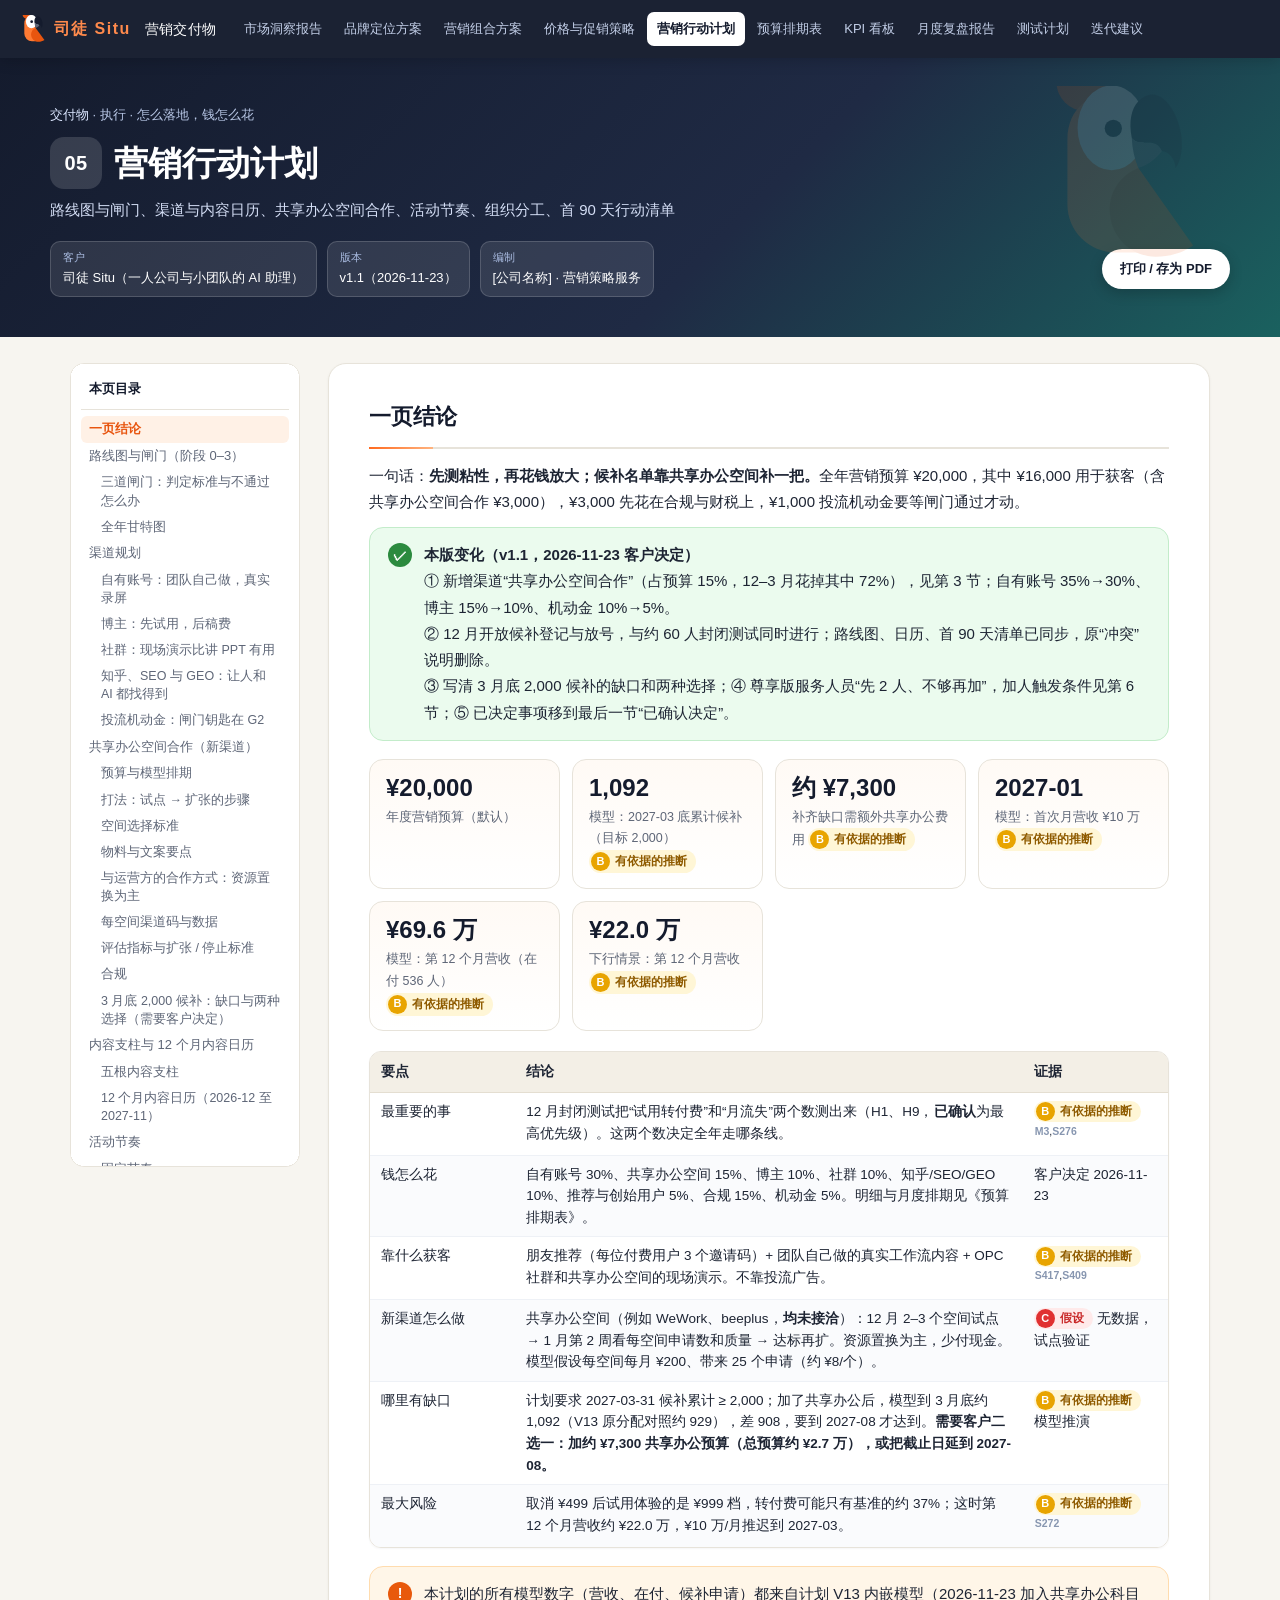
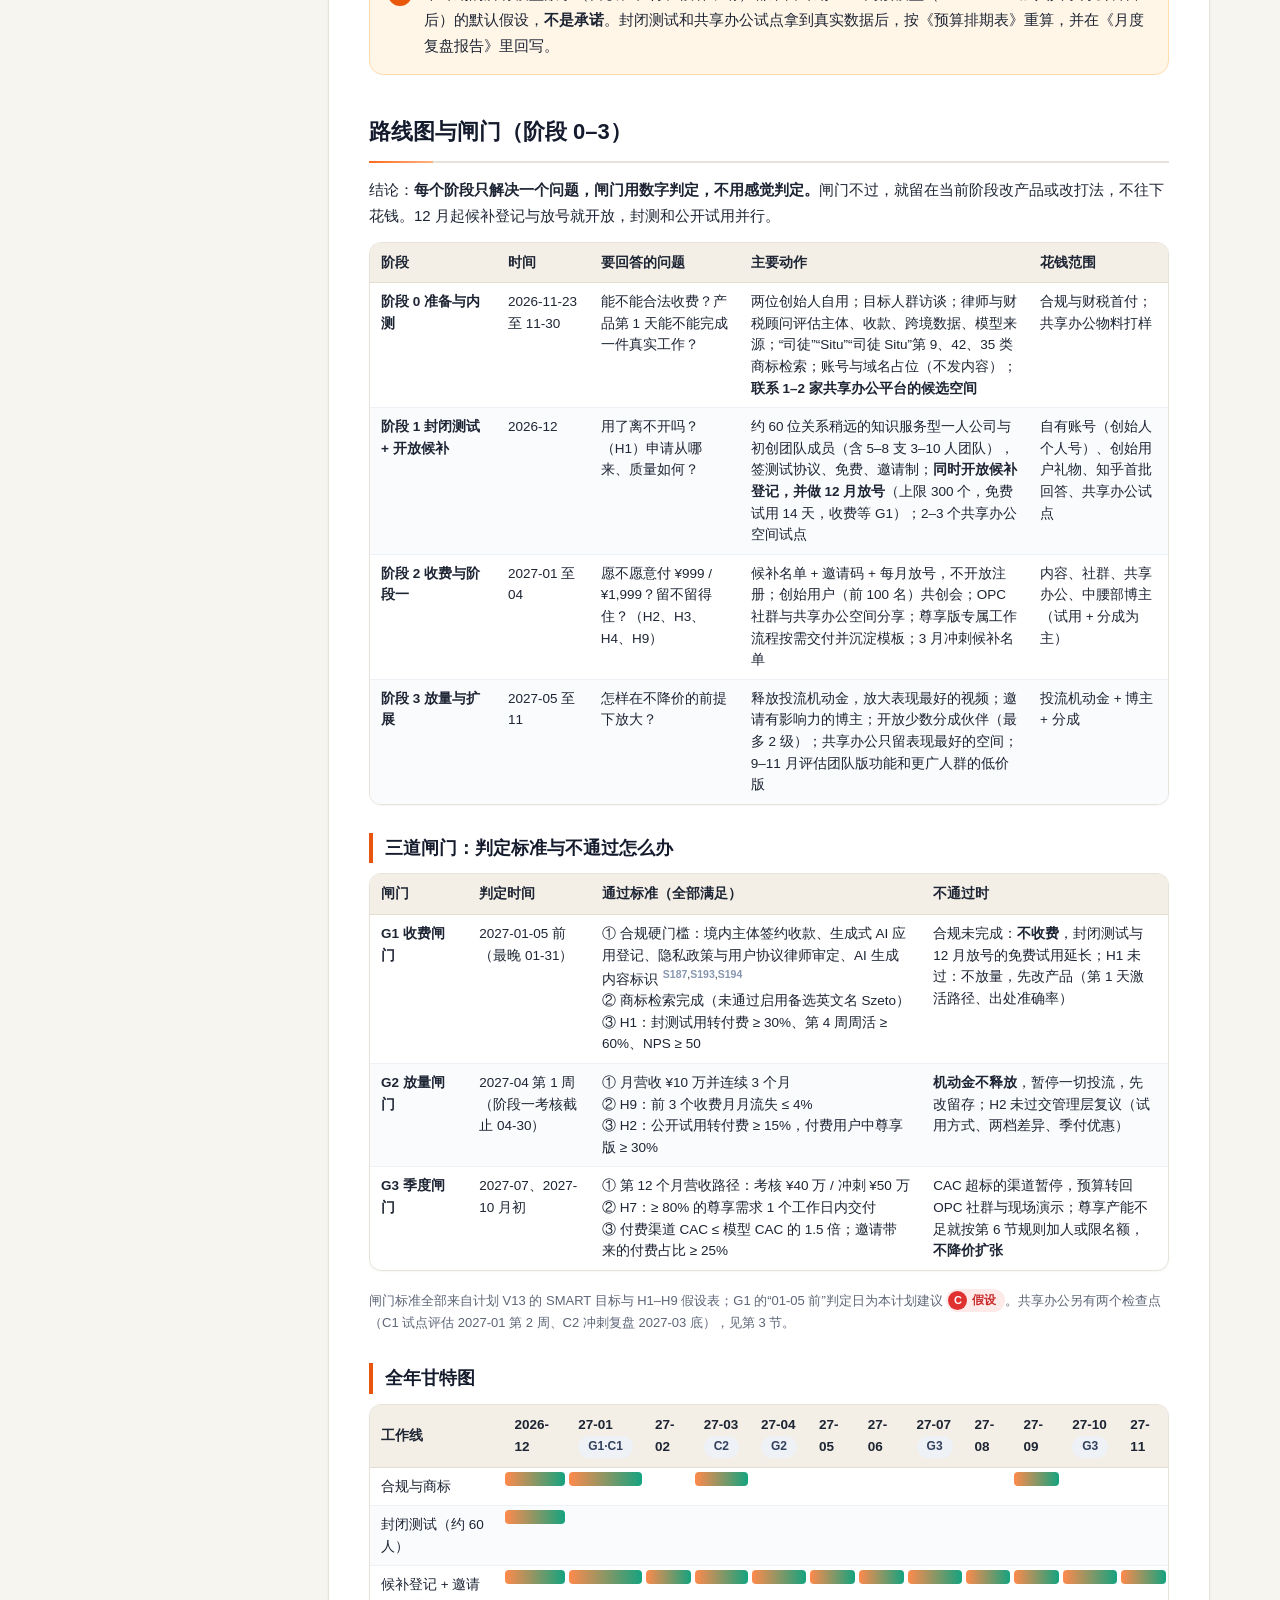
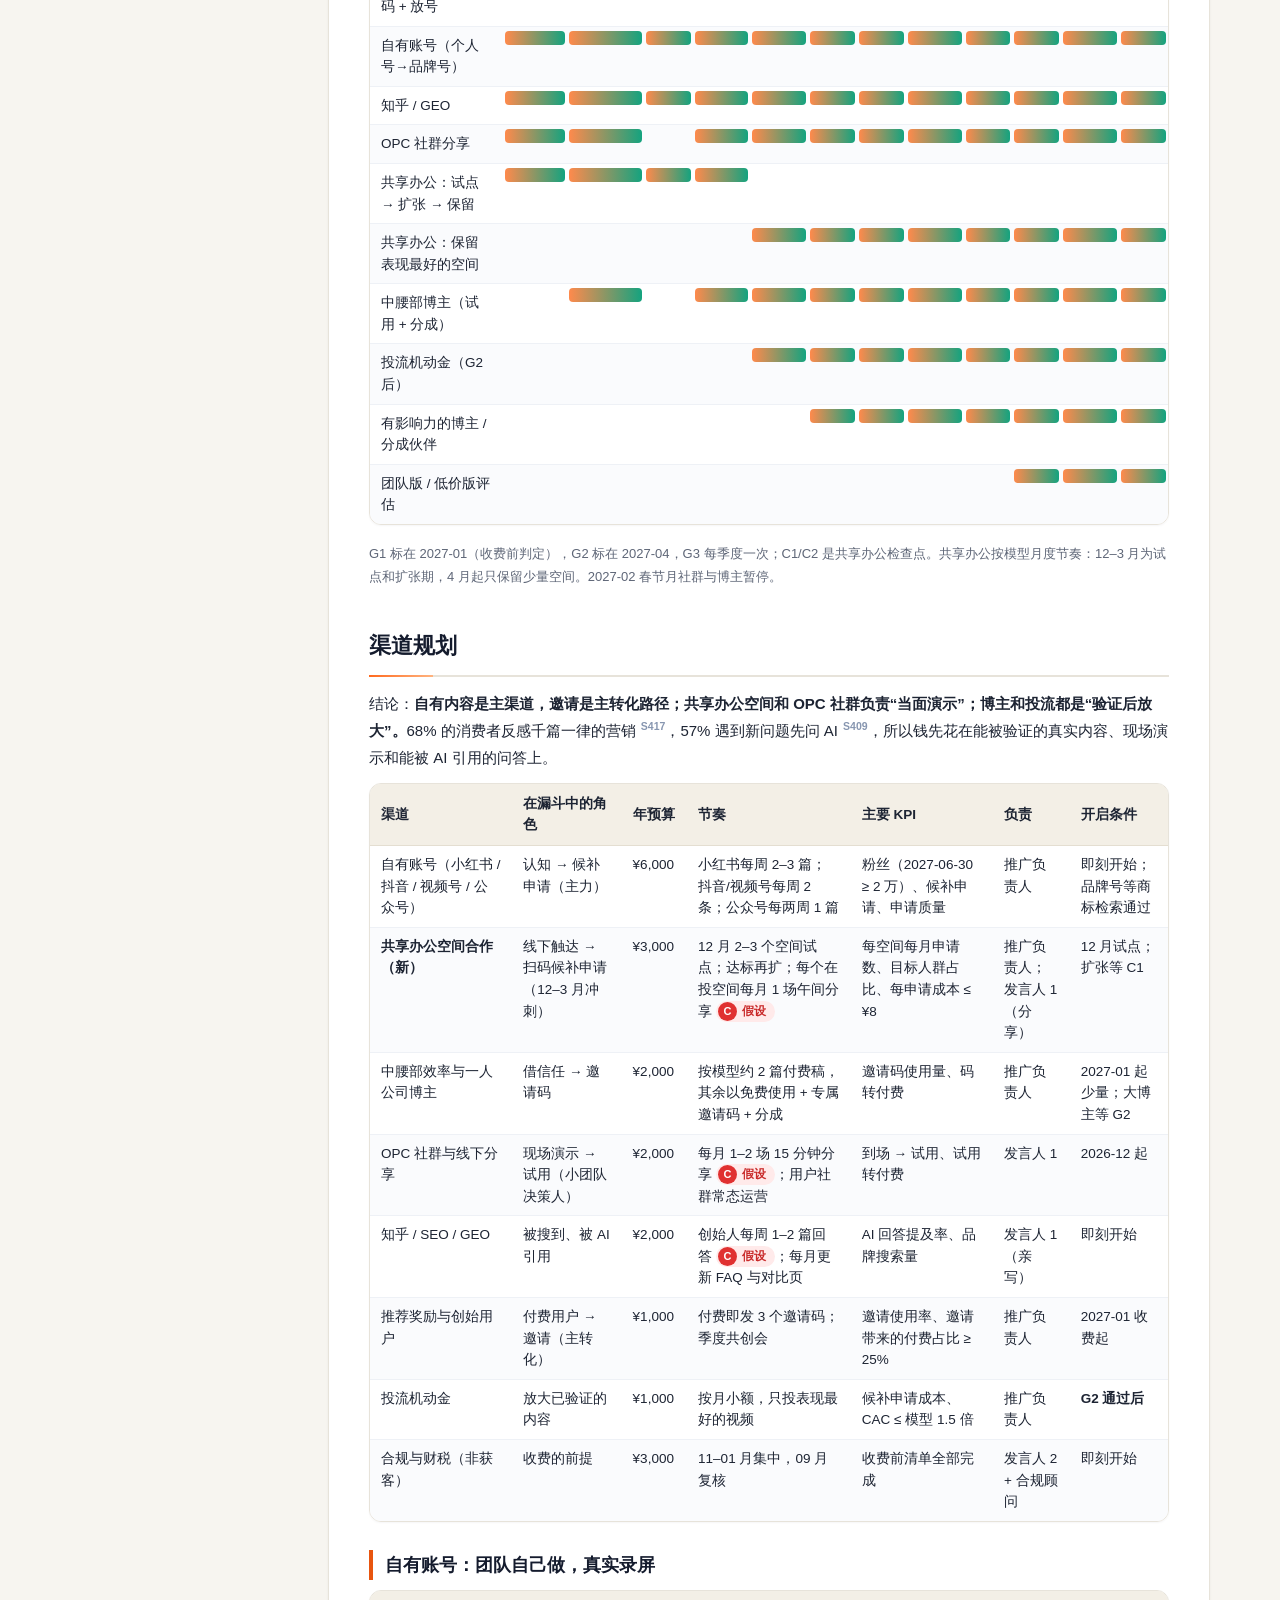
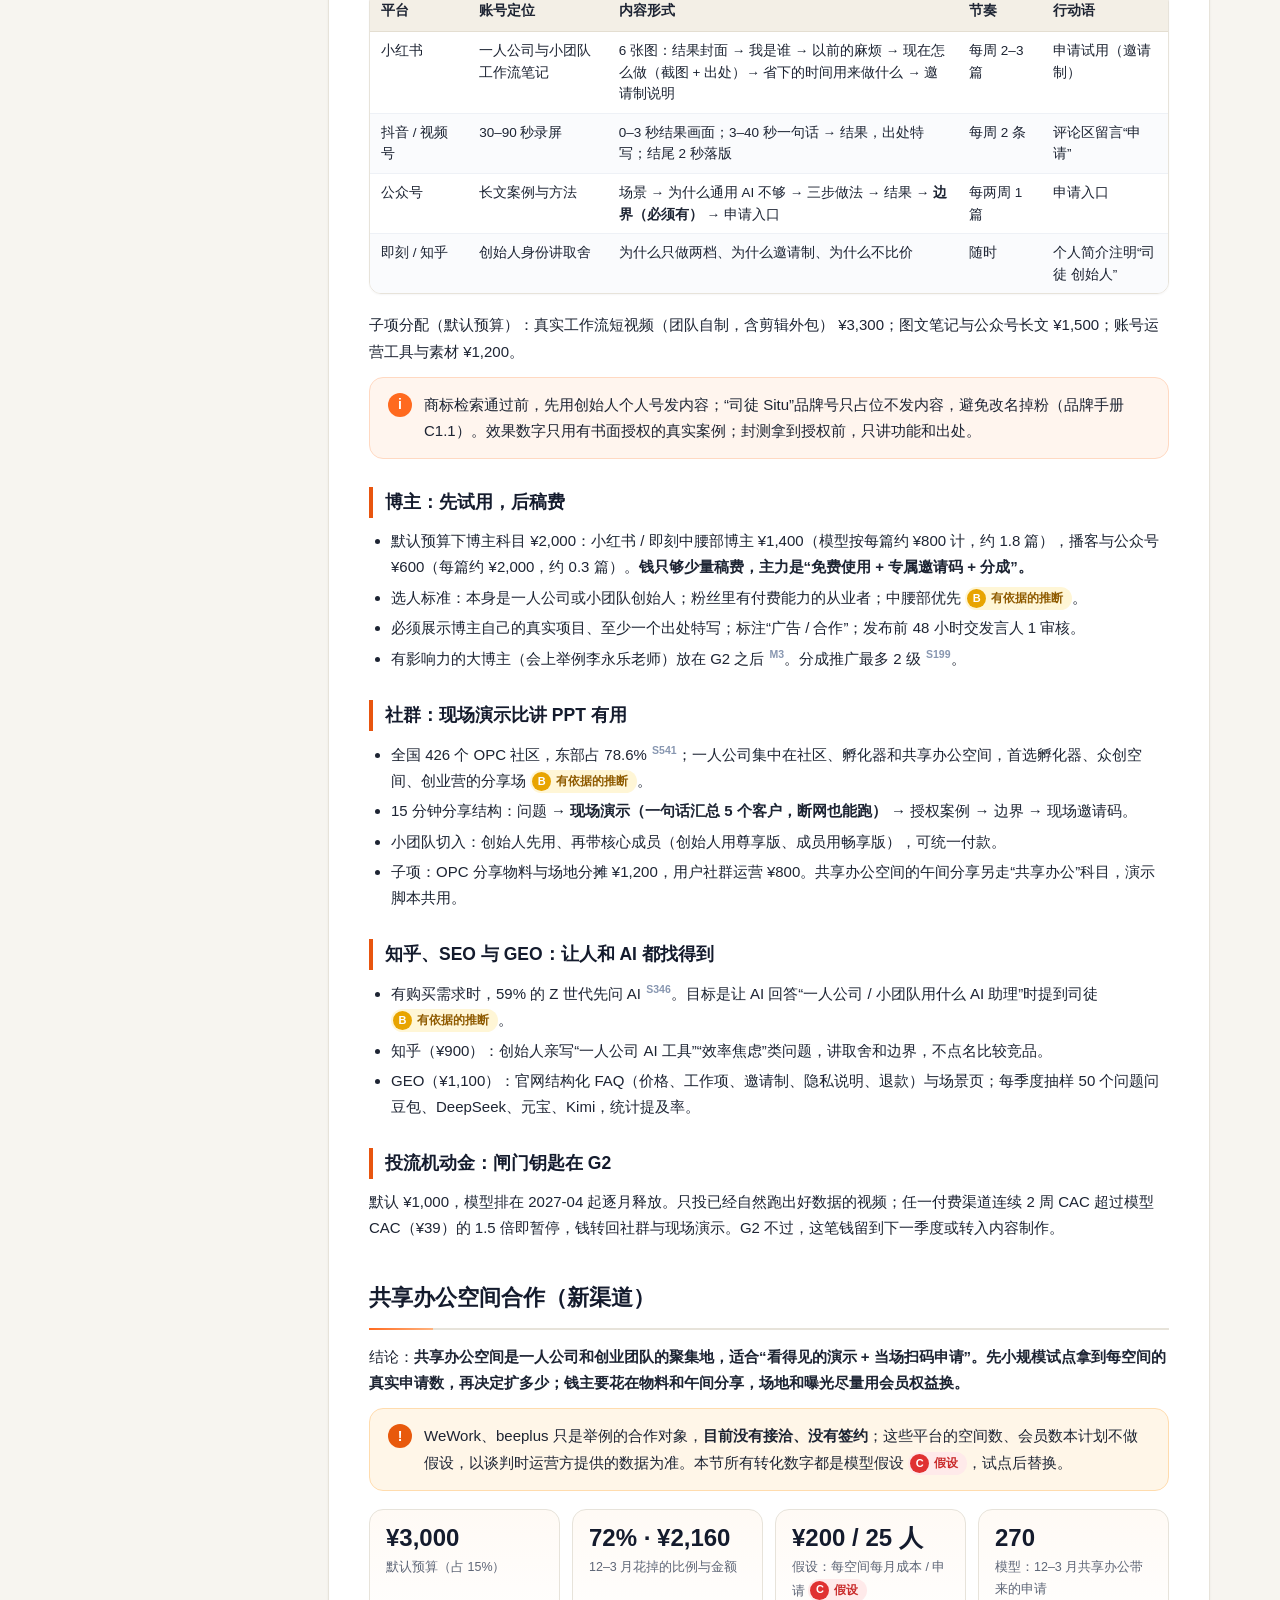
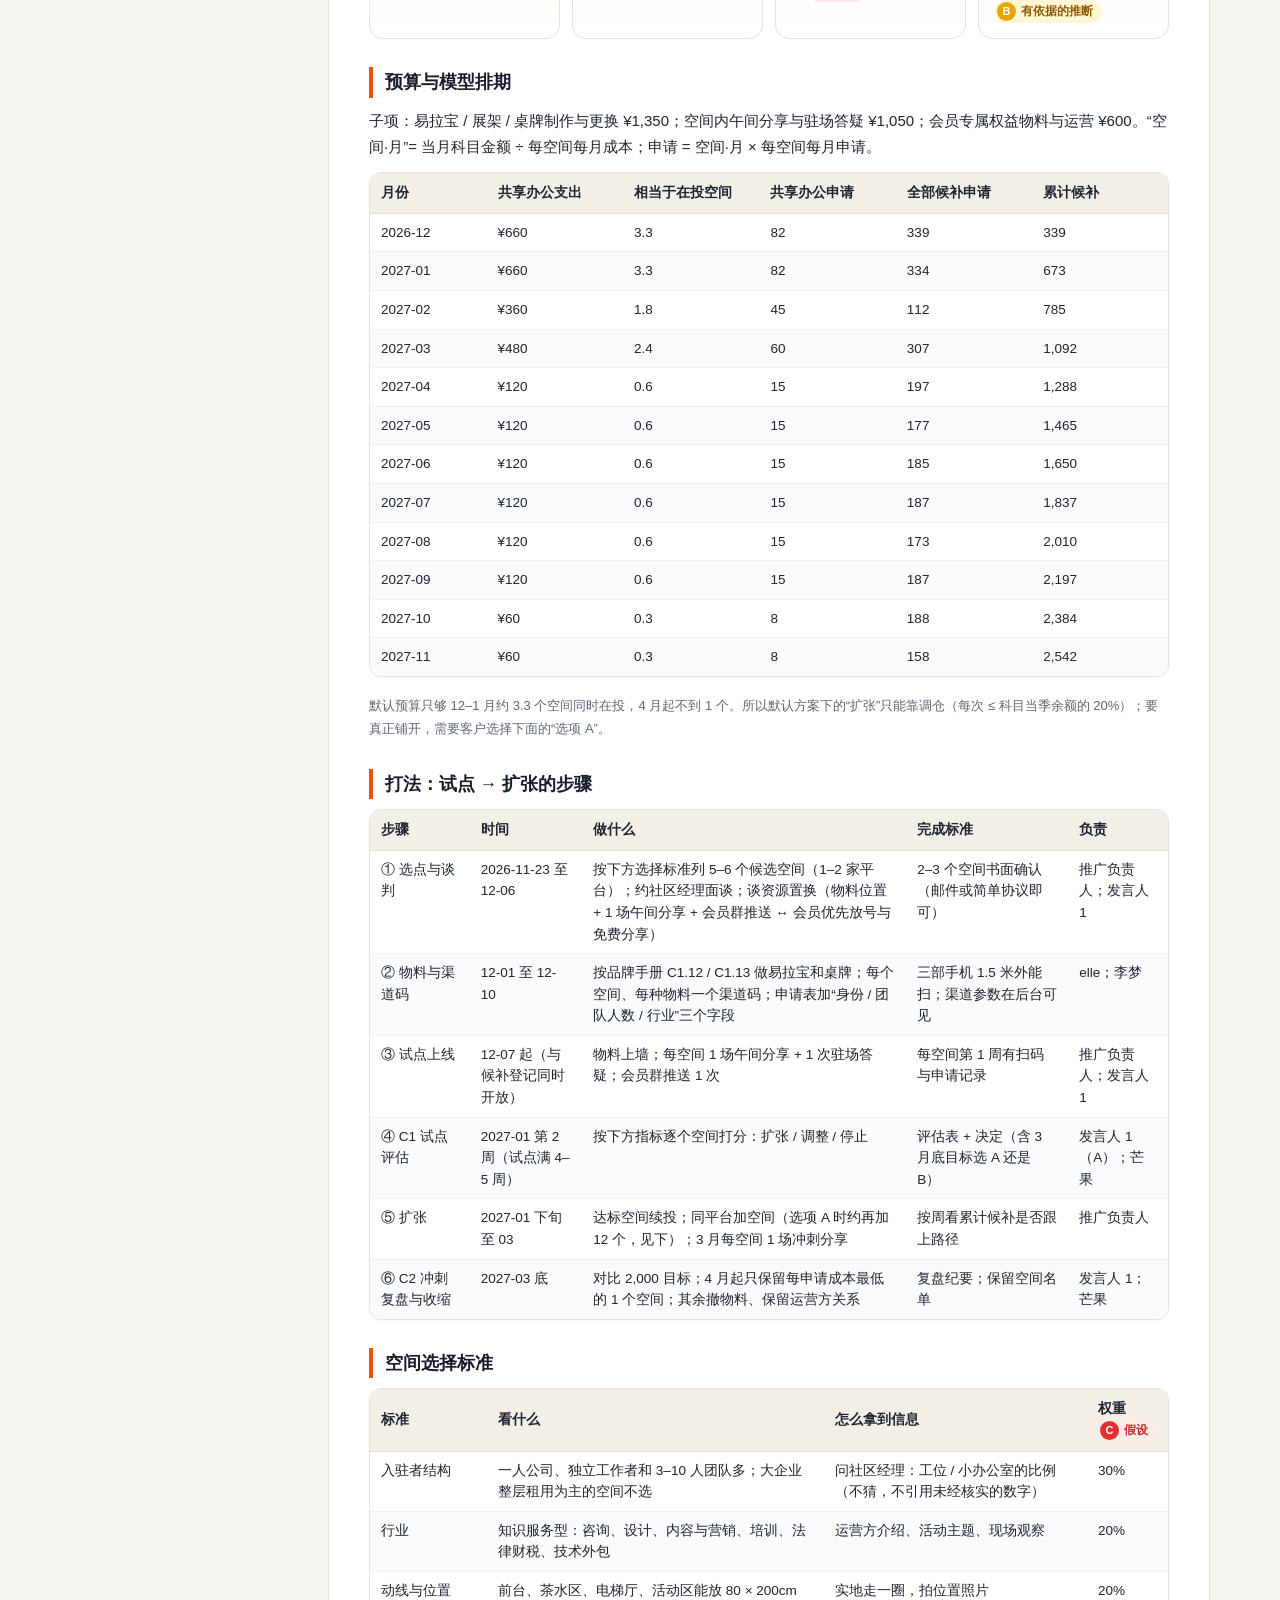
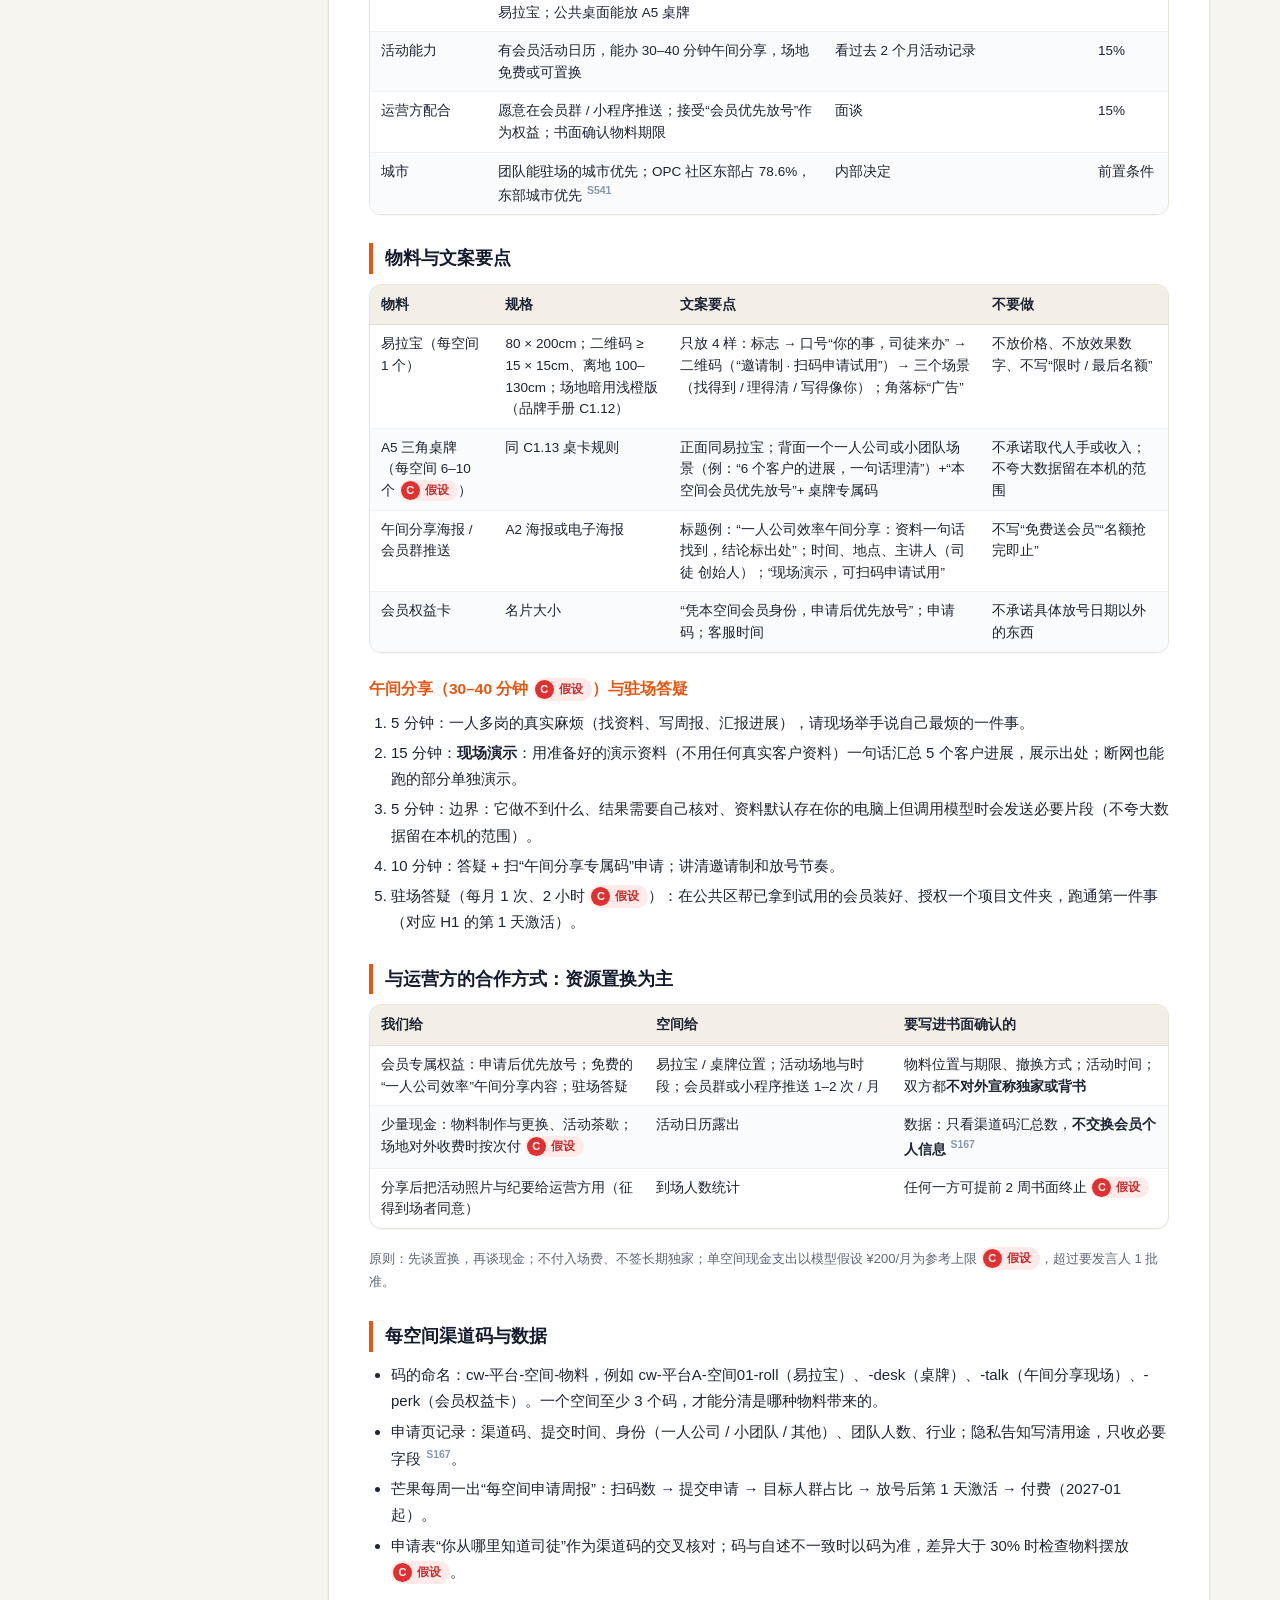
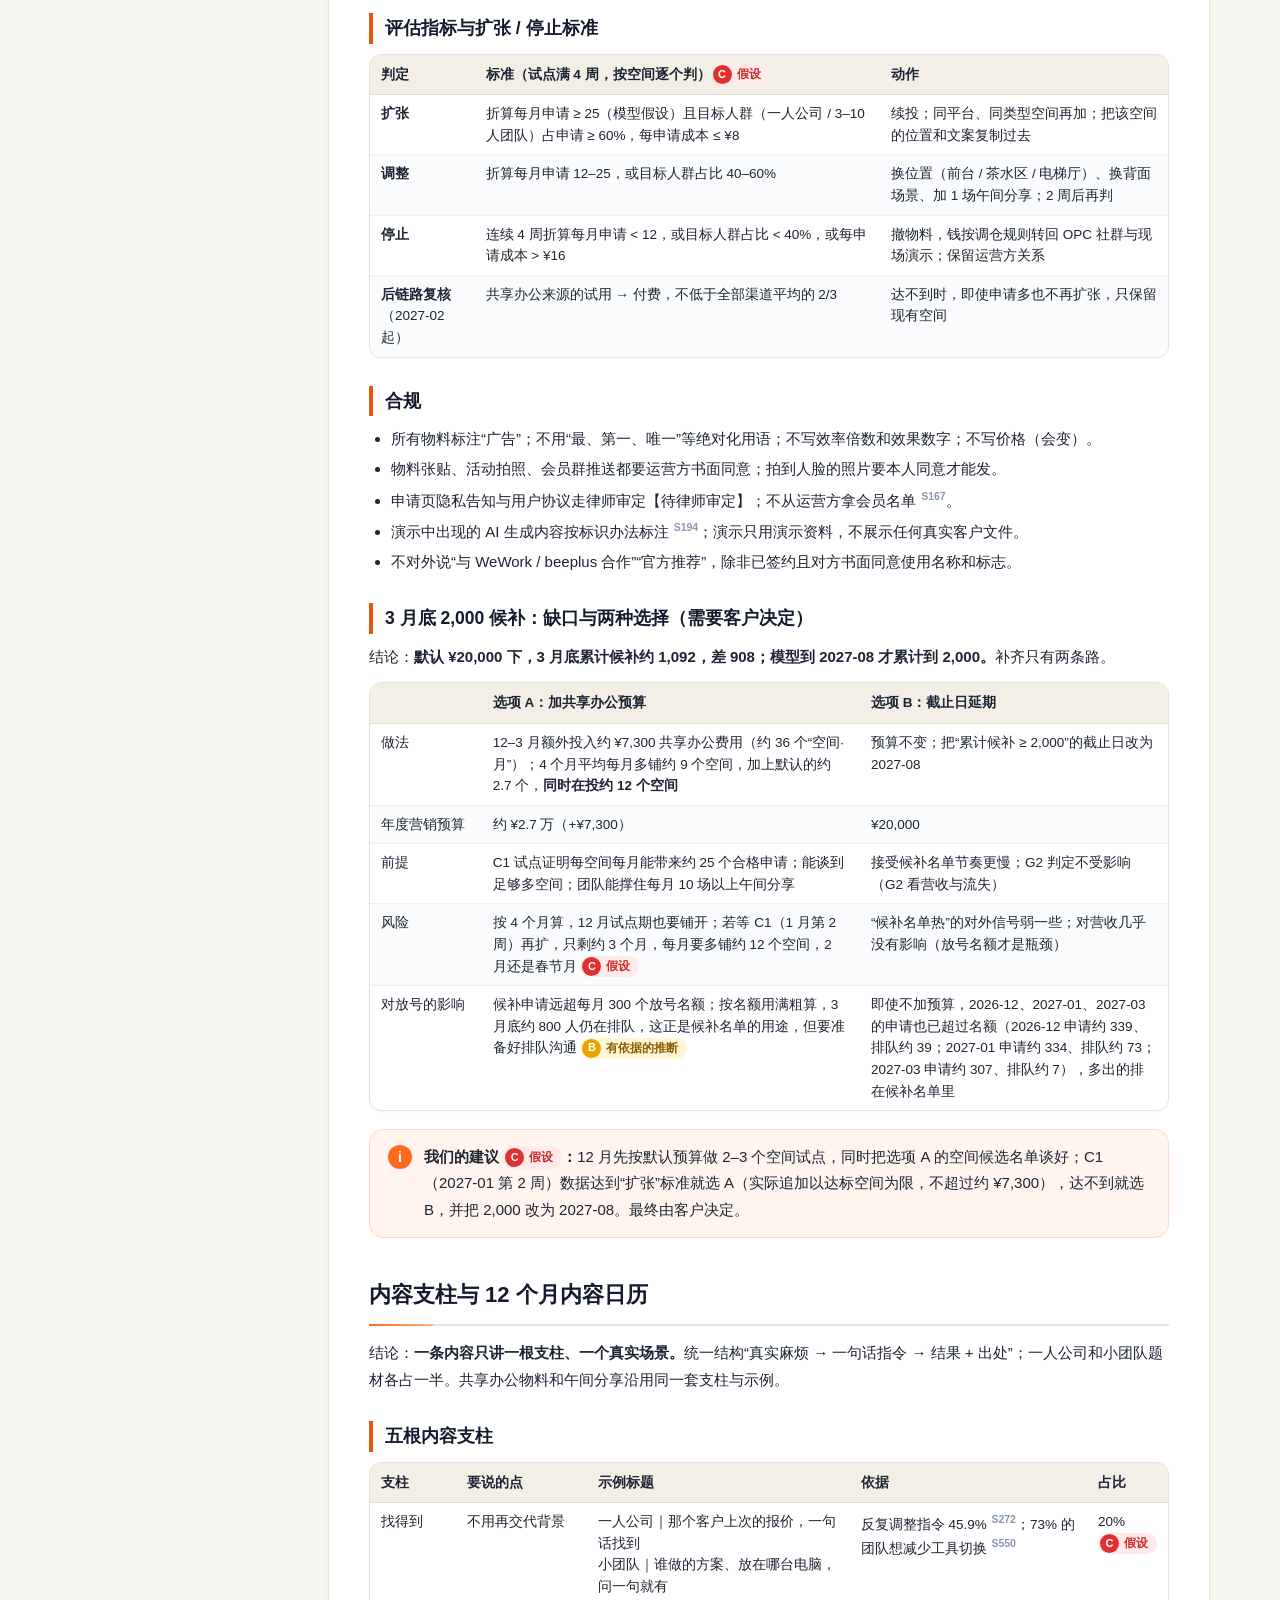
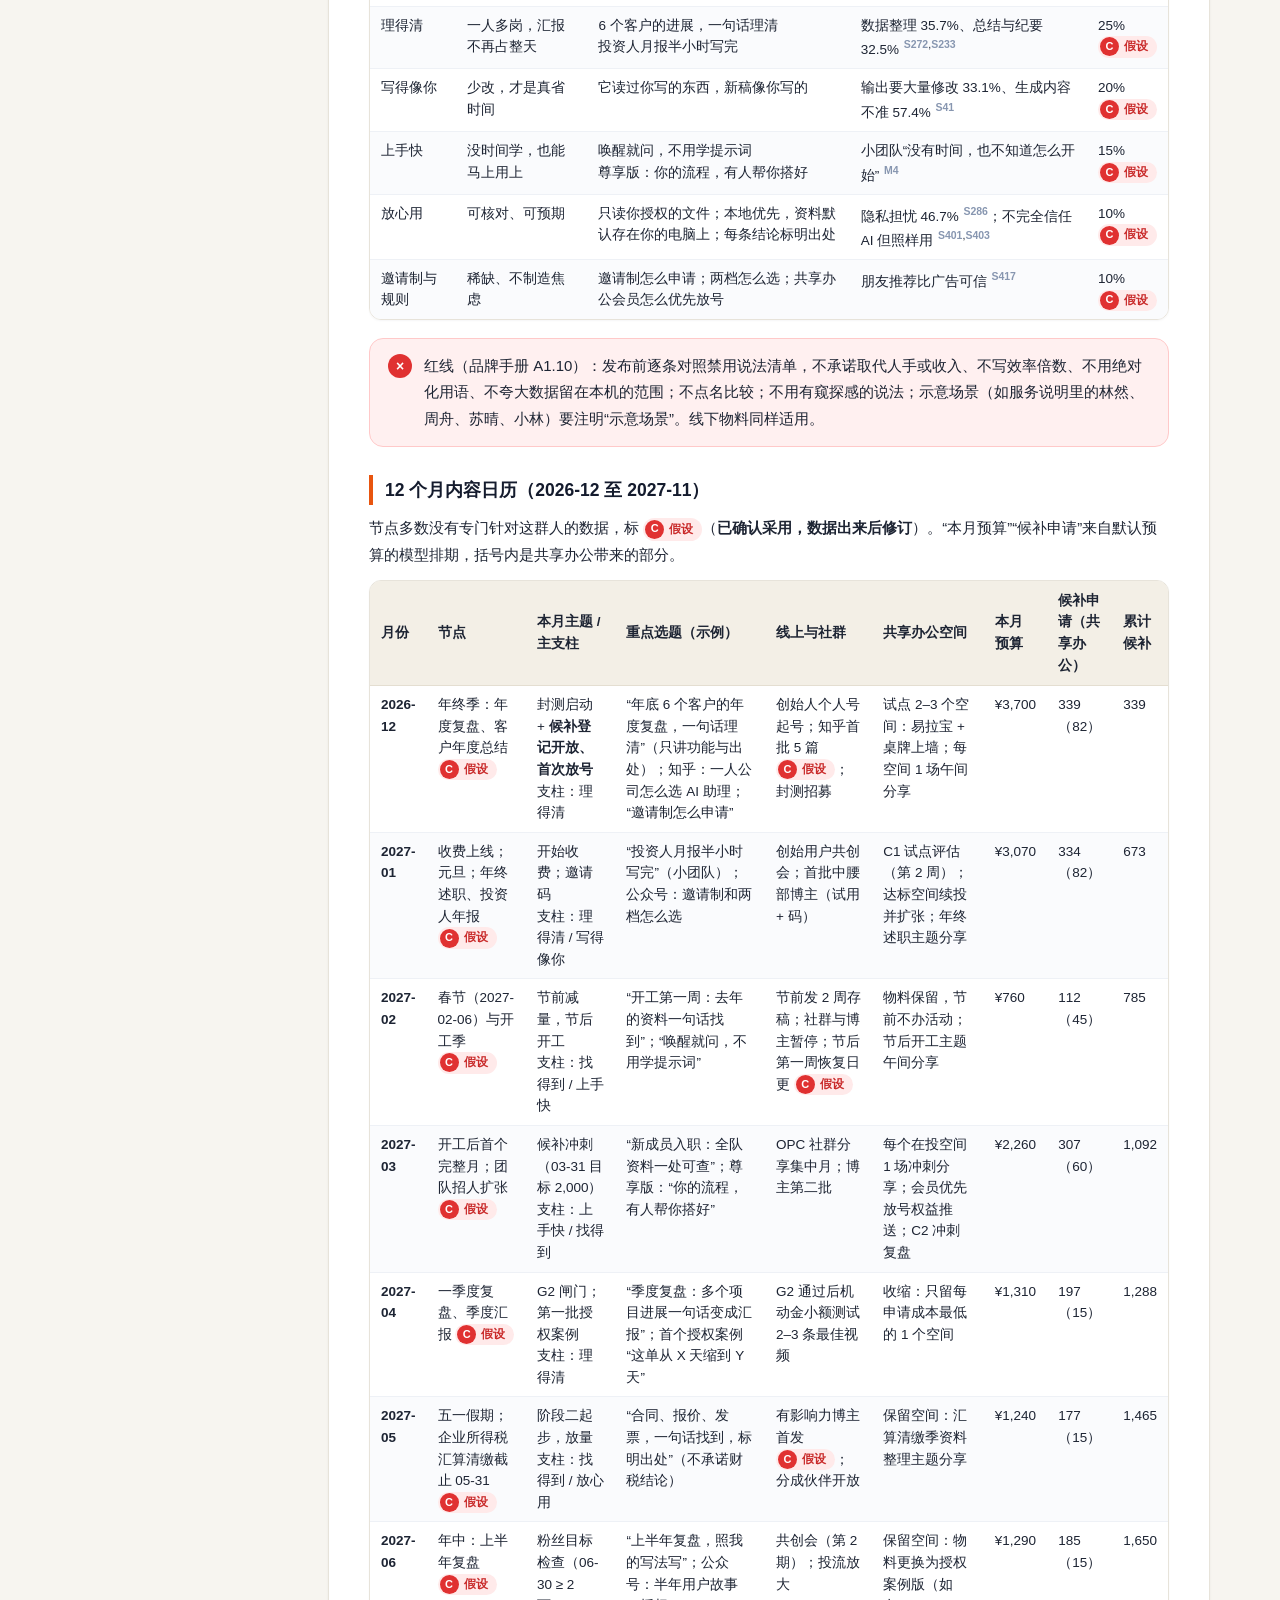
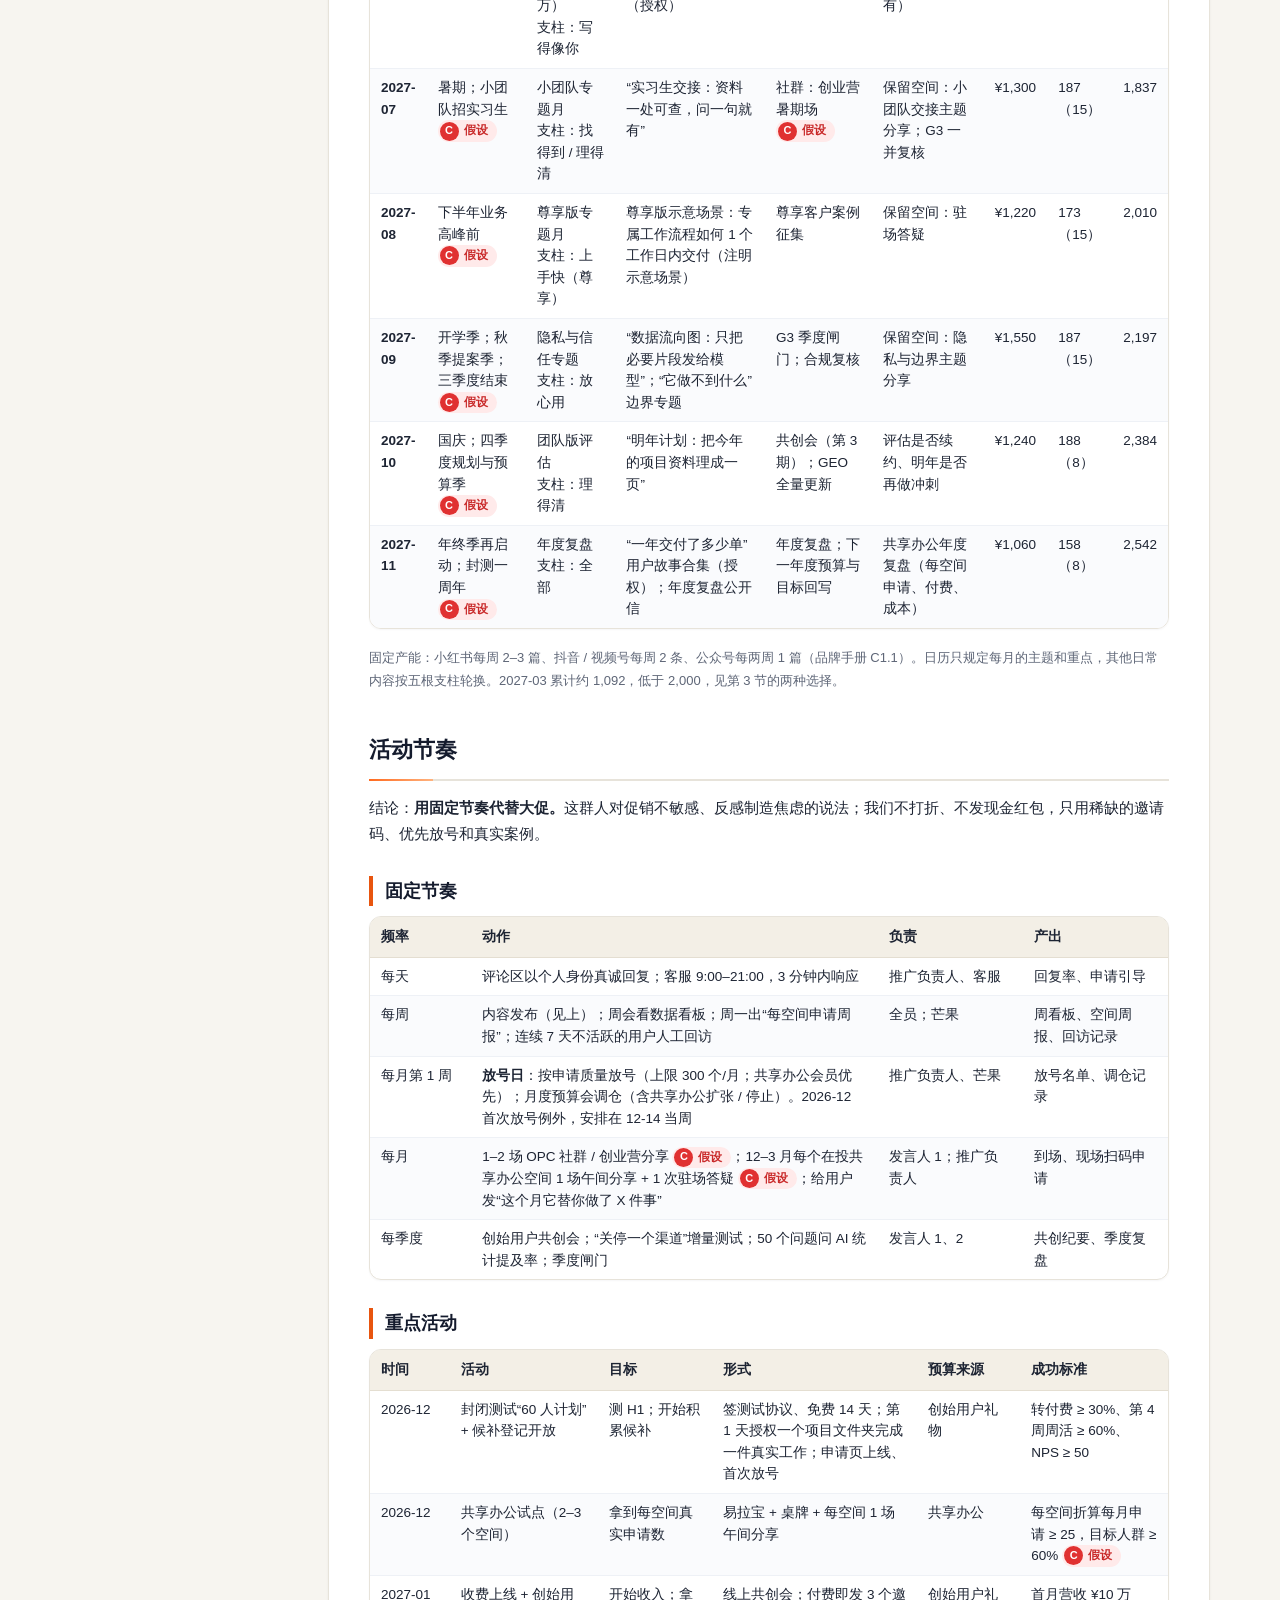
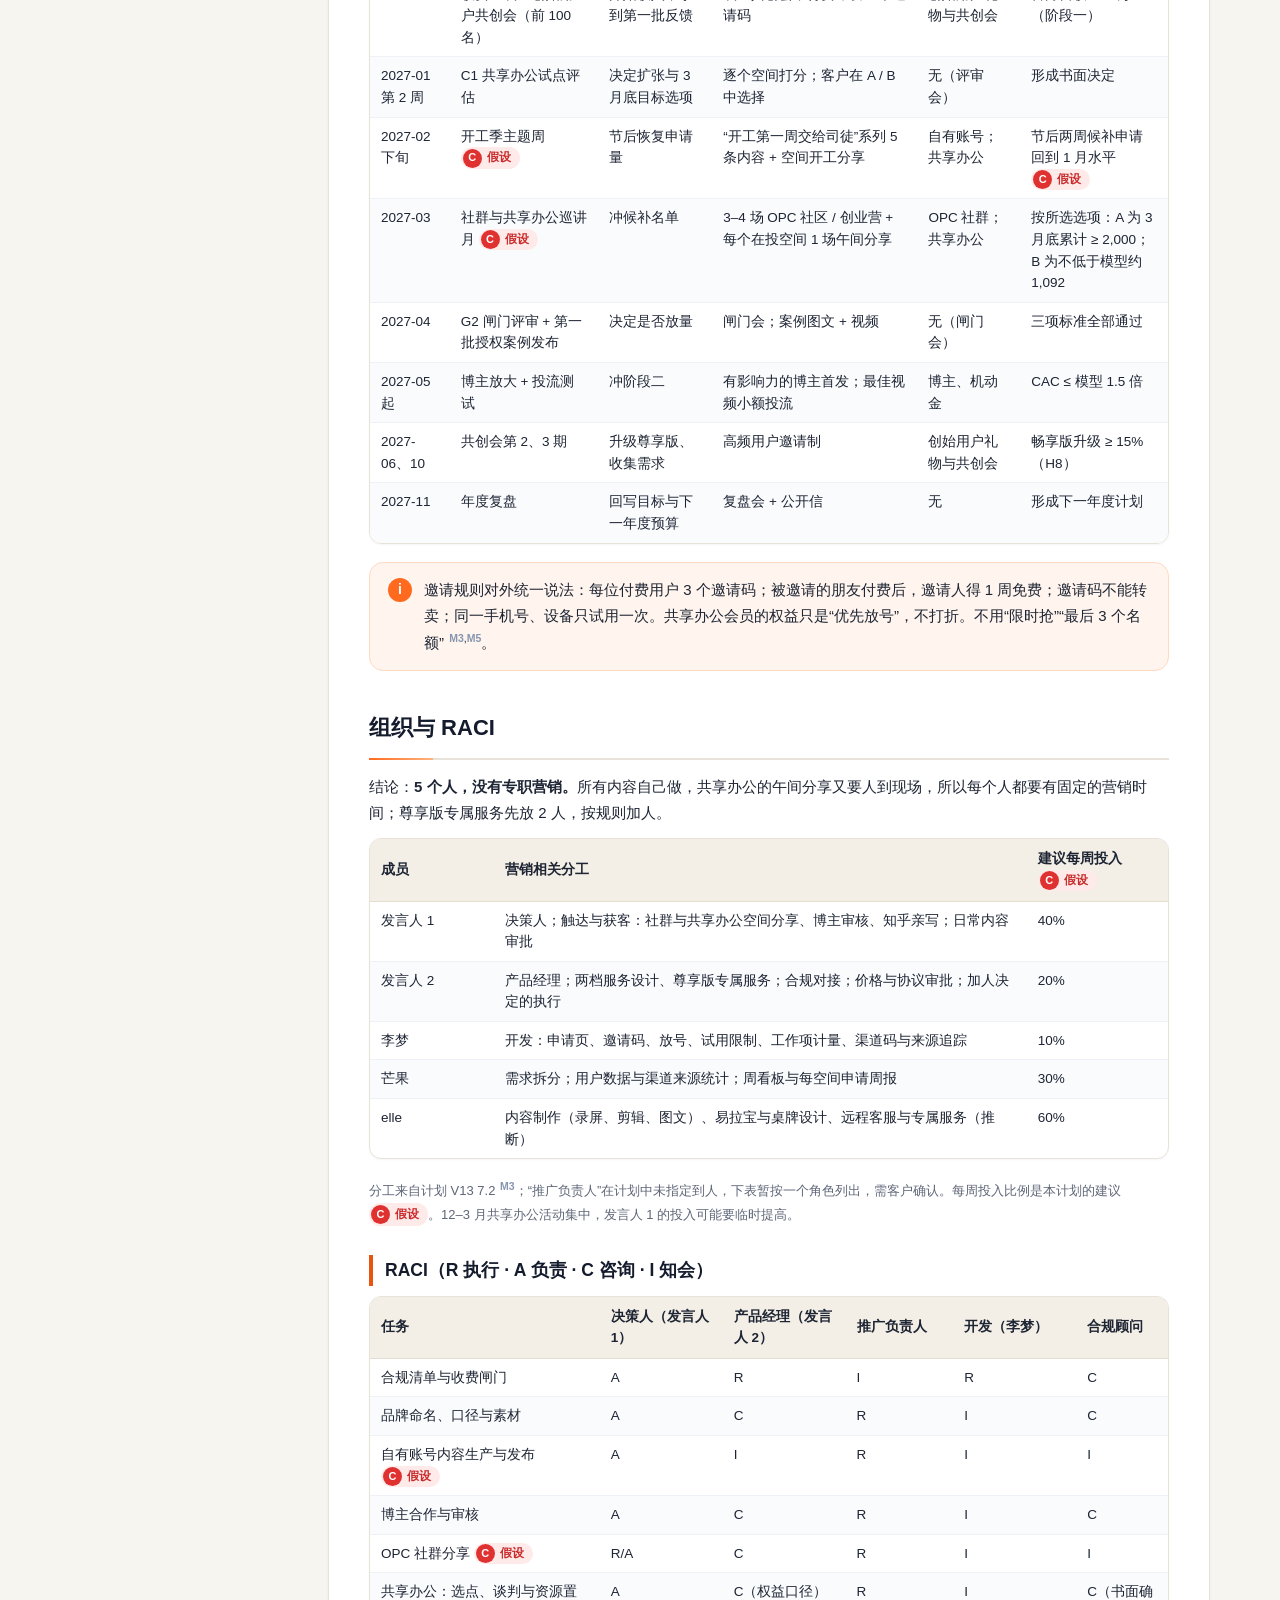
<file: public/d05.html>
<!DOCTYPE html>
<html lang="zh-CN"><head><meta charset="UTF-8"><meta name="viewport" content="width=device-width, initial-scale=1">
<title>营销行动计划 · 司徒 Situ 营销交付物</title>
<link rel="icon" href="favicon.svg"><link rel="stylesheet" href="assets/style.css"></head>
<body>
<header class="top"><a class="logo" href="index.html"><img src="assets/logo.svg" alt=""><b>司徒 Situ</b>营销交付物</a>
<nav class="topnav"><a href="d01.html">市场洞察报告</a><a href="d02.html">品牌定位方案</a><a href="d03.html">营销组合方案</a><a href="d04.html">价格与促销策略</a><a href="d05.html" class=on>营销行动计划</a><a href="d06.html">预算排期表</a><a href="d07.html">KPI 看板</a><a href="d08.html">月度复盘报告</a><a href="d09.html">测试计划</a><a href="d10.html">迭代建议</a></nav></header>
<section class="hero stage-execution"><div class="in">
<div class="crumb"><a href="index.html">交付物</a> · 执行 · 怎么落地，钱怎么花</div>
<h1><span class="ic">05</span>营销行动计划</h1><p class="sub">路线图与闸门、渠道与内容日历、共享办公空间合作、活动节奏、组织分工、首 90 天行动清单</p>
<div class="meta"><div><span>客户</span>司徒 Situ（一人公司与小团队的 AI 助理）</div><div><span>版本</span>v1.1（2026-11-23）</div><div><span>编制</span>[公司名称] · 营销策略服务</div><a class="dl" href="javascript:window.print()">打印 / 存为 PDF</a></div>
</div></section>
<div class="layout"><aside class="toc"><div class="tt">本页目录</div><a class="t1" href="#s1">一页结论</a><a class="t1" href="#s2">路线图与闸门（阶段 0–3）</a><a class="t2" href="#s2-1">三道闸门：判定标准与不通过怎么办</a><a class="t2" href="#s2-2">全年甘特图</a><a class="t1" href="#s3">渠道规划</a><a class="t2" href="#s3-1">自有账号：团队自己做，真实录屏</a><a class="t2" href="#s3-2">博主：先试用，后稿费</a><a class="t2" href="#s3-3">社群：现场演示比讲 PPT 有用</a><a class="t2" href="#s3-4">知乎、SEO 与 GEO：让人和 AI 都找得到</a><a class="t2" href="#s3-5">投流机动金：闸门钥匙在 G2</a><a class="t1" href="#s4">共享办公空间合作（新渠道）</a><a class="t2" href="#s4-1">预算与模型排期</a><a class="t2" href="#s4-2">打法：试点 → 扩张的步骤</a><a class="t2" href="#s4-3">空间选择标准</a><a class="t2" href="#s4-4">物料与文案要点</a><a class="t2" href="#s4-5">与运营方的合作方式：资源置换为主</a><a class="t2" href="#s4-6">每空间渠道码与数据</a><a class="t2" href="#s4-7">评估指标与扩张 / 停止标准</a><a class="t2" href="#s4-8">合规</a><a class="t2" href="#s4-9">3 月底 2,000 候补：缺口与两种选择（需要客户决定）</a><a class="t1" href="#s5">内容支柱与 12 个月内容日历</a><a class="t2" href="#s5-1">五根内容支柱</a><a class="t2" href="#s5-2">12 个月内容日历（2026-12 至 2027-11）</a><a class="t1" href="#s6">活动节奏</a><a class="t2" href="#s6-1">固定节奏</a><a class="t2" href="#s6-2">重点活动</a><a class="t1" href="#s7">组织与 RACI</a><a class="t2" href="#s7-1">RACI（R 执行 · A 负责 · C 咨询 · I 知会）</a><a class="t2" href="#s7-2">尊享版服务人员：先 2 人，不够再加（已确认）</a><a class="t1" href="#s8">首 90 天行动清单（2026-11-23 起，按周）</a><a class="t1" href="#s9">风险与应对</a><a class="t1" href="#s10">已确认决定与仍需确认的事项</a><a class="t2" href="#s10-1">已确认决定（2026-11-23）</a><a class="t2" href="#s10-2">仍需客户确认</a><a class="t1" href="#s11">附：证据等级与数据来源</a></aside>
<main class="doc"><h2 class="h1" id="s1">一页结论</h2>
<p>一句话：<b>先测粘性，再花钱放大；候补名单靠共享办公空间补一把。</b>全年营销预算 ¥20,000，其中 ¥16,000 用于获客（含共享办公空间合作 ¥3,000），¥3,000 先花在合规与财税上，¥1,000 投流机动金要等闸门通过才动。</p>
<div class="box ok"><span class="bi">✓</span><div><b>本版变化（v1.1，2026-11-23 客户决定）</b><br>① 新增渠道“共享办公空间合作”（占预算 15%，12–3 月花掉其中 72%），见第 3 节；自有账号 35%→30%、博主 15%→10%、机动金 10%→5%。<br>② 12 月开放候补登记与放号，与约 60 人封闭测试同时进行；路线图、日历、首 90 天清单已同步，原“冲突”说明删除。<br>③ 写清 3 月底 2,000 候补的缺口和两种选择；④ 尊享版服务人员“先 2 人、不够再加”，加人触发条件见第 6 节；⑤ 已决定事项移到最后一节“已确认决定”。</div></div>
<div class="cards"><div class="cardk"><div class="v">¥20,000</div><div class="l">年度营销预算（默认）</div></div><div class="cardk"><div class="v">1,092</div><div class="l">模型：2027-03 底累计候补（目标 2,000）<span class="ev evb" title="证据等级：B 有依据的推断"><i>B</i>有依据的推断</span></div></div><div class="cardk"><div class="v">约 ¥7,300</div><div class="l">补齐缺口需额外共享办公费用 <span class="ev evb" title="证据等级：B 有依据的推断"><i>B</i>有依据的推断</span></div></div><div class="cardk"><div class="v">2027-01</div><div class="l">模型：首次月营收 ¥10 万 <span class="ev evb" title="证据等级：B 有依据的推断"><i>B</i>有依据的推断</span></div></div><div class="cardk"><div class="v">¥69.6 万</div><div class="l">模型：第 12 个月营收（在付 536 人）<span class="ev evb" title="证据等级：B 有依据的推断"><i>B</i>有依据的推断</span></div></div><div class="cardk"><div class="v">¥22.0 万</div><div class="l">下行情景：第 12 个月营收 <span class="ev evb" title="证据等级：B 有依据的推断"><i>B</i>有依据的推断</span></div></div></div>
<div class="tw"><table><colgroup><col style="width:18.2%"><col style="width:63.6%"><col style="width:18.2%"></colgroup><thead><tr><th>要点</th><th>结论</th><th>证据</th></tr></thead><tbody><tr><td>最重要的事</td><td>12 月封闭测试把“试用转付费”和“月流失”两个数测出来（H1、H9，<b>已确认</b>为最高优先级）。这两个数决定全年走哪条线。</td><td><span class="ev evb" title="证据等级：B 有依据的推断"><i>B</i>有依据的推断</span> <sup class="ref"><a href="#src-M3" title="公司内部资料 · 会议纪要：目标人群与定价策略（2026-11-13）">M3</a>,<a href="#src-S276" title="woshipm.com · 每天用AI的人，付费意愿是低频者的13倍：你被AI“绑架”了吗？ | 人人都是产品经理">S276</a></sup></td></tr><tr><td>钱怎么花</td><td>自有账号 30%、共享办公空间 15%、博主 10%、社群 10%、知乎/SEO/GEO 10%、推荐与创始用户 5%、合规 15%、机动金 5%。明细与月度排期见《预算排期表》。</td><td>客户决定 2026-11-23</td></tr><tr><td>靠什么获客</td><td>朋友推荐（每位付费用户 3 个邀请码）+ 团队自己做的真实工作流内容 + OPC 社群和共享办公空间的现场演示。不靠投流广告。</td><td><span class="ev evb" title="证据等级：B 有依据的推断"><i>B</i>有依据的推断</span> <sup class="ref"><a href="#src-S417" title="21jingji.com · 86%中国消费者每周使用AI，传统营销“三板斧”首次失效 - 21经济网">S417</a>,<a href="#src-S409" title="accenture.com · 2026 China consumer study">S409</a></sup></td></tr><tr><td>新渠道怎么做</td><td>共享办公空间（例如 WeWork、beeplus，<b>均未接洽</b>）：12 月 2–3 个空间试点 → 1 月第 2 周看每空间申请数和质量 → 达标再扩。资源置换为主，少付现金。模型假设每空间每月 ¥200、带来 25 个申请（约 ¥8/个）。</td><td><span class="ev evc" title="证据等级：C 假设"><i>C</i>假设</span> 无数据，试点验证</td></tr><tr><td>哪里有缺口</td><td>计划要求 2027-03-31 候补累计 ≥ 2,000；加了共享办公后，模型到 3 月底约 1,092（V13 原分配对照约 929），差 908，要到 2027-08 才达到。<b>需要客户二选一：加约 ¥7,300 共享办公预算（总预算约 ¥2.7 万），或把截止日延到 2027-08。</b></td><td><span class="ev evb" title="证据等级：B 有依据的推断"><i>B</i>有依据的推断</span> 模型推演</td></tr><tr><td>最大风险</td><td>取消 ¥499 后试用体验的是 ¥999 档，转付费可能只有基准的约 37%；这时第 12 个月营收约 ¥22.0 万，¥10 万/月推迟到 2027-03。</td><td><span class="ev evb" title="证据等级：B 有依据的推断"><i>B</i>有依据的推断</span> <sup class="ref"><a href="#src-S272" title="163.com · 报告：56.1%的职场人愿意为AI服务付费|求职|智联招聘|ai服务_网易订阅">S272</a></sup></td></tr></tbody></table></div>
<div class="box warn"><span class="bi">!</span><div>本计划的所有模型数字（营收、在付、候补申请）都来自计划 V13 内嵌模型（2026-11-23 加入共享办公科目后）的默认假设，<b>不是承诺</b>。封闭测试和共享办公试点拿到真实数据后，按《预算排期表》重算，并在《月度复盘报告》里回写。</div></div>
<h2 class="h1" id="s2">路线图与闸门（阶段 0–3）</h2>
<p>结论：<b>每个阶段只解决一个问题，闸门用数字判定，不用感觉判定。</b>闸门不过，就留在当前阶段改产品或改打法，不往下花钱。12 月起候补登记与放号就开放，封测和公开试用并行。</p>
<div class="tw"><table><colgroup><col style="width:15.9%"><col style="width:11.6%"><col style="width:18.8%"><col style="width:36.2%"><col style="width:17.4%"></colgroup><thead><tr><th>阶段</th><th>时间</th><th>要回答的问题</th><th>主要动作</th><th>花钱范围</th></tr></thead><tbody><tr><td><b>阶段 0 准备与内测</b></td><td>2026-11-23 至 11-30</td><td>能不能合法收费？产品第 1 天能不能完成一件真实工作？</td><td>两位创始人自用；目标人群访谈；律师与财税顾问评估主体、收款、跨境数据、模型来源；“司徒”“Situ”“司徒 Situ”第 9、42、35 类商标检索；账号与域名占位（不发内容）；<b>联系 1–2 家共享办公平台的候选空间</b></td><td>合规与财税首付；共享办公物料打样</td></tr><tr><td><b>阶段 1 封闭测试 + 开放候补</b></td><td>2026-12</td><td>用了离不开吗？（H1）申请从哪来、质量如何？</td><td>约 60 位关系稍远的知识服务型一人公司与初创团队成员（含 5–8 支 3–10 人团队），签测试协议、免费、邀请制；<b>同时开放候补登记，并做 12 月放号</b>（上限 300 个，免费试用 14 天，收费等 G1）；2–3 个共享办公空间试点</td><td>自有账号（创始人个人号）、创始用户礼物、知乎首批回答、共享办公试点</td></tr><tr><td><b>阶段 2 收费与阶段一</b></td><td>2027-01 至 04</td><td>愿不愿意付 ¥999 / ¥1,999？留不留得住？（H2、H3、H4、H9）</td><td>候补名单 + 邀请码 + 每月放号，不开放注册；创始用户（前 100 名）共创会；OPC 社群与共享办公空间分享；尊享版专属工作流程按需交付并沉淀模板；3 月冲刺候补名单</td><td>内容、社群、共享办公、中腰部博主（试用 + 分成为主）</td></tr><tr><td><b>阶段 3 放量与扩展</b></td><td>2027-05 至 11</td><td>怎样在不降价的前提下放大？</td><td>释放投流机动金，放大表现最好的视频；邀请有影响力的博主；开放少数分成伙伴（最多 2 级）；共享办公只留表现最好的空间；9–11 月评估团队版功能和更广人群的低价版</td><td>投流机动金 + 博主 + 分成</td></tr></tbody></table></div>
<h3 class="h2" id="s2-1">三道闸门：判定标准与不通过怎么办</h3>
<div class="tw"><table><colgroup><col style="width:12.3%"><col style="width:15.4%"><col style="width:41.5%"><col style="width:30.8%"></colgroup><thead><tr><th>闸门</th><th>判定时间</th><th>通过标准（全部满足）</th><th>不通过时</th></tr></thead><tbody><tr><td><b>G1 收费闸门</b></td><td>2027-01-05 前（最晚 01-31）</td><td>① 合规硬门槛：境内主体签约收款、生成式 AI 应用登记、隐私政策与用户协议律师审定、AI 生成内容标识 <sup class="ref"><a href="#src-S187" title="cac.gov.cn · 国家互联网信息办公室关于发布2025年生成式人工智能服务已备案信息的公告_中央网络安全和信息化委员会办公室">S187</a>,<a href="#src-S193" title="cac.gov.cn · 生成式人工智能服务管理暂行办法_中央网络安全和信息化委员会办公室">S193</a>,<a href="#src-S194" title="cac.gov.cn · 关于印发《人工智能生成合成内容标识办法》的通知_中央网络安全和信息化委员会办公室">S194</a></sup><br>② 商标检索完成（未通过启用备选英文名 Szeto）<br>③ H1：封测试用转付费 ≥ 30%、第 4 周周活 ≥ 60%、NPS ≥ 50</td><td>合规未完成：<b>不收费</b>，封闭测试与 12 月放号的免费试用延长；H1 未过：不放量，先改产品（第 1 天激活路径、出处准确率）</td></tr><tr><td><b>G2 放量闸门</b></td><td>2027-04 第 1 周（阶段一考核截止 04-30）</td><td>① 月营收 ¥10 万并连续 3 个月<br>② H9：前 3 个收费月月流失 ≤ 4%<br>③ H2：公开试用转付费 ≥ 15%，付费用户中尊享版 ≥ 30%</td><td><b>机动金不释放</b>，暂停一切投流，先改留存；H2 未过交管理层复议（试用方式、两档差异、季付优惠）</td></tr><tr><td><b>G3 季度闸门</b></td><td>2027-07、2027-10 月初</td><td>① 第 12 个月营收路径：考核 ¥40 万 / 冲刺 ¥50 万<br>② H7：≥ 80% 的尊享需求 1 个工作日内交付<br>③ 付费渠道 CAC ≤ 模型 CAC 的 1.5 倍；邀请带来的付费占比 ≥ 25%</td><td>CAC 超标的渠道暂停，预算转回 OPC 社群与现场演示；尊享产能不足就按第 6 节规则加人或限名额，<b>不降价扩张</b></td></tr></tbody></table></div>
<p class="note">闸门标准全部来自计划 V13 的 SMART 目标与 H1–H9 假设表；G1 的“01-05 前”判定日为本计划建议 <span class="ev evc" title="证据等级：C 假设"><i>C</i>假设</span>。共享办公另有两个检查点（C1 试点评估 2027-01 第 2 周、C2 冲刺复盘 2027-03 底），见第 3 节。</p>
<h3 class="h2" id="s2-2">全年甘特图</h3>
<div class="tw"><table class="gantt"><thead><tr><th>工作线</th><th>2026-12</th><th>27-01<br><span class=pill>G1·C1</span></th><th>27-02</th><th>27-03<br><span class=pill>C2</span></th><th>27-04<br><span class=pill>G2</span></th><th>27-05</th><th>27-06</th><th>27-07<br><span class=pill>G3</span></th><th>27-08</th><th>27-09</th><th>27-10<br><span class=pill>G3</span></th><th>27-11</th></tr></thead><tbody><tr><td>合规与商标</td><td class="g"><span class=on></span></td><td class="g"><span class=on></span></td><td class="g"></td><td class="g"><span class=on></span></td><td class="g"></td><td class="g"></td><td class="g"></td><td class="g"></td><td class="g"></td><td class="g"><span class=on></span></td><td class="g"></td><td class="g"></td></tr><tr><td>封闭测试（约 60 人）</td><td class="g"><span class=on></span></td><td class="g"></td><td class="g"></td><td class="g"></td><td class="g"></td><td class="g"></td><td class="g"></td><td class="g"></td><td class="g"></td><td class="g"></td><td class="g"></td><td class="g"></td></tr><tr><td>候补登记 + 邀请码 + 放号</td><td class="g"><span class=on></span></td><td class="g"><span class=on></span></td><td class="g"><span class=on></span></td><td class="g"><span class=on></span></td><td class="g"><span class=on></span></td><td class="g"><span class=on></span></td><td class="g"><span class=on></span></td><td class="g"><span class=on></span></td><td class="g"><span class=on></span></td><td class="g"><span class=on></span></td><td class="g"><span class=on></span></td><td class="g"><span class=on></span></td></tr><tr><td>自有账号（个人号→品牌号）</td><td class="g"><span class=on></span></td><td class="g"><span class=on></span></td><td class="g"><span class=on></span></td><td class="g"><span class=on></span></td><td class="g"><span class=on></span></td><td class="g"><span class=on></span></td><td class="g"><span class=on></span></td><td class="g"><span class=on></span></td><td class="g"><span class=on></span></td><td class="g"><span class=on></span></td><td class="g"><span class=on></span></td><td class="g"><span class=on></span></td></tr><tr><td>知乎 / GEO</td><td class="g"><span class=on></span></td><td class="g"><span class=on></span></td><td class="g"><span class=on></span></td><td class="g"><span class=on></span></td><td class="g"><span class=on></span></td><td class="g"><span class=on></span></td><td class="g"><span class=on></span></td><td class="g"><span class=on></span></td><td class="g"><span class=on></span></td><td class="g"><span class=on></span></td><td class="g"><span class=on></span></td><td class="g"><span class=on></span></td></tr><tr><td>OPC 社群分享</td><td class="g"><span class=on></span></td><td class="g"><span class=on></span></td><td class="g"></td><td class="g"><span class=on></span></td><td class="g"><span class=on></span></td><td class="g"><span class=on></span></td><td class="g"><span class=on></span></td><td class="g"><span class=on></span></td><td class="g"><span class=on></span></td><td class="g"><span class=on></span></td><td class="g"><span class=on></span></td><td class="g"><span class=on></span></td></tr><tr><td>共享办公：试点 → 扩张 → 保留</td><td class="g"><span class=on></span></td><td class="g"><span class=on></span></td><td class="g"><span class=on></span></td><td class="g"><span class=on></span></td><td class="g"></td><td class="g"></td><td class="g"></td><td class="g"></td><td class="g"></td><td class="g"></td><td class="g"></td><td class="g"></td></tr><tr><td>共享办公：保留表现最好的空间</td><td class="g"></td><td class="g"></td><td class="g"></td><td class="g"></td><td class="g"><span class=on></span></td><td class="g"><span class=on></span></td><td class="g"><span class=on></span></td><td class="g"><span class=on></span></td><td class="g"><span class=on></span></td><td class="g"><span class=on></span></td><td class="g"><span class=on></span></td><td class="g"><span class=on></span></td></tr><tr><td>中腰部博主（试用 + 分成）</td><td class="g"></td><td class="g"><span class=on></span></td><td class="g"></td><td class="g"><span class=on></span></td><td class="g"><span class=on></span></td><td class="g"><span class=on></span></td><td class="g"><span class=on></span></td><td class="g"><span class=on></span></td><td class="g"><span class=on></span></td><td class="g"><span class=on></span></td><td class="g"><span class=on></span></td><td class="g"><span class=on></span></td></tr><tr><td>投流机动金（G2 后）</td><td class="g"></td><td class="g"></td><td class="g"></td><td class="g"></td><td class="g"><span class=on></span></td><td class="g"><span class=on></span></td><td class="g"><span class=on></span></td><td class="g"><span class=on></span></td><td class="g"><span class=on></span></td><td class="g"><span class=on></span></td><td class="g"><span class=on></span></td><td class="g"><span class=on></span></td></tr><tr><td>有影响力的博主 / 分成伙伴</td><td class="g"></td><td class="g"></td><td class="g"></td><td class="g"></td><td class="g"></td><td class="g"><span class=on></span></td><td class="g"><span class=on></span></td><td class="g"><span class=on></span></td><td class="g"><span class=on></span></td><td class="g"><span class=on></span></td><td class="g"><span class=on></span></td><td class="g"><span class=on></span></td></tr><tr><td>团队版 / 低价版评估</td><td class="g"></td><td class="g"></td><td class="g"></td><td class="g"></td><td class="g"></td><td class="g"></td><td class="g"></td><td class="g"></td><td class="g"></td><td class="g"><span class=on></span></td><td class="g"><span class=on></span></td><td class="g"><span class=on></span></td></tr></tbody></table></div>
<p class="note">G1 标在 2027-01（收费前判定），G2 标在 2027-04，G3 每季度一次；C1/C2 是共享办公检查点。共享办公按模型月度节奏：12–3 月为试点和扩张期，4 月起只保留少量空间。2027-02 春节月社群与博主暂停。</p>
<h2 class="h1" id="s3">渠道规划</h2>
<p>结论：<b>自有内容是主渠道，邀请是主转化路径；共享办公空间和 OPC 社群负责“当面演示”；博主和投流都是“验证后放大”。</b>68% 的消费者反感千篇一律的营销 <sup class="ref"><a href="#src-S417" title="21jingji.com · 86%中国消费者每周使用AI，传统营销“三板斧”首次失效 - 21经济网">S417</a></sup>，57% 遇到新问题先问 AI <sup class="ref"><a href="#src-S409" title="accenture.com · 2026 China consumer study">S409</a></sup>，所以钱先花在能被验证的真实内容、现场演示和能被 AI 引用的问答上。</p>
<div class="tw"><table><colgroup><col style="width:17.8%"><col style="width:13.7%"><col style="width:8.2%"><col style="width:20.5%"><col style="width:17.8%"><col style="width:9.6%"><col style="width:12.3%"></colgroup><thead><tr><th>渠道</th><th>在漏斗中的角色</th><th>年预算</th><th>节奏</th><th>主要 KPI</th><th>负责</th><th>开启条件</th></tr></thead><tbody><tr><td>自有账号（小红书 / 抖音 / 视频号 / 公众号）</td><td>认知 → 候补申请（主力）</td><td>¥6,000</td><td>小红书每周 2–3 篇；抖音/视频号每周 2 条；公众号每两周 1 篇</td><td>粉丝（2027-06-30 ≥ 2 万）、候补申请、申请质量</td><td>推广负责人</td><td>即刻开始；品牌号等商标检索通过</td></tr><tr><td><b>共享办公空间合作（新）</b></td><td>线下触达 → 扫码候补申请（12–3 月冲刺）</td><td>¥3,000</td><td>12 月 2–3 个空间试点；达标再扩；每个在投空间每月 1 场午间分享 <span class="ev evc" title="证据等级：C 假设"><i>C</i>假设</span></td><td>每空间每月申请数、目标人群占比、每申请成本 ≤ ¥8</td><td>推广负责人；发言人 1（分享）</td><td>12 月试点；扩张等 C1</td></tr><tr><td>中腰部效率与一人公司博主</td><td>借信任 → 邀请码</td><td>¥2,000</td><td>按模型约 2 篇付费稿，其余以免费使用 + 专属邀请码 + 分成</td><td>邀请码使用量、码转付费</td><td>推广负责人</td><td>2027-01 起少量；大博主等 G2</td></tr><tr><td>OPC 社群与线下分享</td><td>现场演示 → 试用（小团队决策人）</td><td>¥2,000</td><td>每月 1–2 场 15 分钟分享 <span class="ev evc" title="证据等级：C 假设"><i>C</i>假设</span>；用户社群常态运营</td><td>到场 → 试用、试用转付费</td><td>发言人 1</td><td>2026-12 起</td></tr><tr><td>知乎 / SEO / GEO</td><td>被搜到、被 AI 引用</td><td>¥2,000</td><td>创始人每周 1–2 篇回答 <span class="ev evc" title="证据等级：C 假设"><i>C</i>假设</span>；每月更新 FAQ 与对比页</td><td>AI 回答提及率、品牌搜索量</td><td>发言人 1（亲写）</td><td>即刻开始</td></tr><tr><td>推荐奖励与创始用户</td><td>付费用户 → 邀请（主转化）</td><td>¥1,000</td><td>付费即发 3 个邀请码；季度共创会</td><td>邀请使用率、邀请带来的付费占比 ≥ 25%</td><td>推广负责人</td><td>2027-01 收费起</td></tr><tr><td>投流机动金</td><td>放大已验证的内容</td><td>¥1,000</td><td>按月小额，只投表现最好的视频</td><td>候补申请成本、CAC ≤ 模型 1.5 倍</td><td>推广负责人</td><td><b>G2 通过后</b></td></tr><tr><td>合规与财税（非获客）</td><td>收费的前提</td><td>¥3,000</td><td>11–01 月集中，09 月复核</td><td>收费前清单全部完成</td><td>发言人 2 + 合规顾问</td><td>即刻开始</td></tr></tbody></table></div>
<h3 class="h2" id="s3-1">自有账号：团队自己做，真实录屏</h3>
<div class="tw"><table><colgroup><col style="width:12.3%"><col style="width:17.5%"><col style="width:43.9%"><col style="width:10.5%"><col style="width:15.8%"></colgroup><thead><tr><th>平台</th><th>账号定位</th><th>内容形式</th><th>节奏</th><th>行动语</th></tr></thead><tbody><tr><td>小红书</td><td>一人公司与小团队工作流笔记</td><td>6 张图：结果封面 → 我是谁 → 以前的麻烦 → 现在怎么做（截图 + 出处）→ 省下的时间用来做什么 → 邀请制说明</td><td>每周 2–3 篇</td><td>申请试用（邀请制）</td></tr><tr><td>抖音 / 视频号</td><td>30–90 秒录屏</td><td>0–3 秒结果画面；3–40 秒一句话 → 结果，出处特写；结尾 2 秒落版</td><td>每周 2 条</td><td>评论区留言“申请”</td></tr><tr><td>公众号</td><td>长文案例与方法</td><td>场景 → 为什么通用 AI 不够 → 三步做法 → 结果 → <b>边界（必须有）</b> → 申请入口</td><td>每两周 1 篇</td><td>申请入口</td></tr><tr><td>即刻 / 知乎</td><td>创始人身份讲取舍</td><td>为什么只做两档、为什么邀请制、为什么不比价</td><td>随时</td><td>个人简介注明“司徒 创始人”</td></tr></tbody></table></div>
<p>子项分配（默认预算）：真实工作流短视频（团队自制，含剪辑外包） ¥3,300；图文笔记与公众号长文 ¥1,500；账号运营工具与素材 ¥1,200。</p>
<div class="box info"><span class="bi">i</span><div>商标检索通过前，先用创始人个人号发内容；“司徒 Situ”品牌号只占位不发内容，避免改名掉粉（品牌手册 C1.1）。效果数字只用有书面授权的真实案例；封测拿到授权前，只讲功能和出处。</div></div>
<h3 class="h2" id="s3-2">博主：先试用，后稿费</h3>
<ul><li>默认预算下博主科目 ¥2,000：小红书 / 即刻中腰部博主 ¥1,400（模型按每篇约 ¥800 计，约 1.8 篇），播客与公众号 ¥600（每篇约 ¥2,000，约 0.3 篇）。<b>钱只够少量稿费，主力是“免费使用 + 专属邀请码 + 分成”。</b></li><li>选人标准：本身是一人公司或小团队创始人；粉丝里有付费能力的从业者；中腰部优先 <span class="ev evb" title="证据等级：B 有依据的推断"><i>B</i>有依据的推断</span>。</li><li>必须展示博主自己的真实项目、至少一个出处特写；标注“广告 / 合作”；发布前 48 小时交发言人 1 审核。</li><li>有影响力的大博主（会上举例李永乐老师）放在 G2 之后 <sup class="ref"><a href="#src-M3" title="公司内部资料 · 会议纪要：目标人群与定价策略（2026-11-13）">M3</a></sup>。分成推广最多 2 级 <sup class="ref"><a href="#src-S199" title="woshipm.com · 深度解析：知识付费分销平台是怎样赚钱的？ | 人人都是产品经理">S199</a></sup>。</li></ul>
<h3 class="h2" id="s3-3">社群：现场演示比讲 PPT 有用</h3>
<ul><li>全国 426 个 OPC 社区，东部占 78.6% <sup class="ref"><a href="#src-S541" title="shobserver.com · 姚建华等：2026年中国一人公司（OPC）调研报告">S541</a></sup>；一人公司集中在社区、孵化器和共享办公空间，首选孵化器、众创空间、创业营的分享场 <span class="ev evb" title="证据等级：B 有依据的推断"><i>B</i>有依据的推断</span>。</li><li>15 分钟分享结构：问题 → <b>现场演示（一句话汇总 5 个客户，断网也能跑）</b> → 授权案例 → 边界 → 现场邀请码。</li><li>小团队切入：创始人先用、再带核心成员（创始人用尊享版、成员用畅享版），可统一付款。</li><li>子项：OPC 分享物料与场地分摊 ¥1,200，用户社群运营 ¥800。共享办公空间的午间分享另走“共享办公”科目，演示脚本共用。</li></ul>
<h3 class="h2" id="s3-4">知乎、SEO 与 GEO：让人和 AI 都找得到</h3>
<ul><li>有购买需求时，59% 的 Z 世代先问 AI <sup class="ref"><a href="#src-S346" title="埃森哲 Accenture（埃森哲商业研究院） · 确定性：Z世代的新坐标｜埃森哲中国消费者洞察（用户提供 PDF；2025 年中国消费者调研 N=5,000，其中 18–29 岁 N=988，2025-08/09 在线问卷）">S346</a></sup>。目标是让 AI 回答“一人公司 / 小团队用什么 AI 助理”时提到司徒 <span class="ev evb" title="证据等级：B 有依据的推断"><i>B</i>有依据的推断</span>。</li><li>知乎（¥900）：创始人亲写“一人公司 AI 工具”“效率焦虑”类问题，讲取舍和边界，不点名比较竞品。</li><li>GEO（¥1,100）：官网结构化 FAQ（价格、工作项、邀请制、隐私说明、退款）与场景页；每季度抽样 50 个问题问豆包、DeepSeek、元宝、Kimi，统计提及率。</li></ul>
<h3 class="h2" id="s3-5">投流机动金：闸门钥匙在 G2</h3>
<p>默认 ¥1,000，模型排在 2027-04 起逐月释放。只投已经自然跑出好数据的视频；任一付费渠道连续 2 周 CAC 超过模型 CAC（¥39）的 1.5 倍即暂停，钱转回社群与现场演示。G2 不过，这笔钱留到下一季度或转入内容制作。</p>
<h2 class="h1" id="s4">共享办公空间合作（新渠道）</h2>
<p>结论：<b>共享办公空间是一人公司和创业团队的聚集地，适合“看得见的演示 + 当场扫码申请”。先小规模试点拿到每空间的真实申请数，再决定扩多少；钱主要花在物料和午间分享，场地和曝光尽量用会员权益换。</b></p>
<div class="box warn"><span class="bi">!</span><div>WeWork、beeplus 只是举例的合作对象，<b>目前没有接洽、没有签约</b>；这些平台的空间数、会员数本计划不做假设，以谈判时运营方提供的数据为准。本节所有转化数字都是模型假设 <span class="ev evc" title="证据等级：C 假设"><i>C</i>假设</span>，试点后替换。</div></div>
<div class="cards"><div class="cardk"><div class="v">¥3,000</div><div class="l">默认预算（占 15%）</div></div><div class="cardk"><div class="v">72% · ¥2,160</div><div class="l">12–3 月花掉的比例与金额</div></div><div class="cardk"><div class="v">¥200 / 25 人</div><div class="l">假设：每空间每月成本 / 申请 <span class="ev evc" title="证据等级：C 假设"><i>C</i>假设</span></div></div><div class="cardk"><div class="v">270</div><div class="l">模型：12–3 月共享办公带来的申请 <span class="ev evb" title="证据等级：B 有依据的推断"><i>B</i>有依据的推断</span></div></div></div>
<h3 class="h2" id="s4-1">预算与模型排期</h3>
<p>子项：易拉宝 / 展架 / 桌牌制作与更换 ¥1,350；空间内午间分享与驻场答疑 ¥1,050；会员专属权益物料与运营 ¥600。“空间·月”= 当月科目金额 ÷ 每空间每月成本；申请 = 空间·月 × 每空间每月申请。</p>
<div class="tw"><table><colgroup><col style="width:14.6%"><col style="width:17.1%"><col style="width:17.1%"><col style="width:17.1%"><col style="width:17.1%"><col style="width:17.1%"></colgroup><thead><tr><th>月份</th><th>共享办公支出</th><th>相当于在投空间</th><th>共享办公申请</th><th>全部候补申请</th><th>累计候补</th></tr></thead><tbody><tr><td>2026-12</td><td>¥660</td><td>3.3</td><td>82</td><td>339</td><td>339</td></tr><tr><td>2027-01</td><td>¥660</td><td>3.3</td><td>82</td><td>334</td><td>673</td></tr><tr><td>2027-02</td><td>¥360</td><td>1.8</td><td>45</td><td>112</td><td>785</td></tr><tr><td>2027-03</td><td>¥480</td><td>2.4</td><td>60</td><td>307</td><td>1,092</td></tr><tr><td>2027-04</td><td>¥120</td><td>0.6</td><td>15</td><td>197</td><td>1,288</td></tr><tr><td>2027-05</td><td>¥120</td><td>0.6</td><td>15</td><td>177</td><td>1,465</td></tr><tr><td>2027-06</td><td>¥120</td><td>0.6</td><td>15</td><td>185</td><td>1,650</td></tr><tr><td>2027-07</td><td>¥120</td><td>0.6</td><td>15</td><td>187</td><td>1,837</td></tr><tr><td>2027-08</td><td>¥120</td><td>0.6</td><td>15</td><td>173</td><td>2,010</td></tr><tr><td>2027-09</td><td>¥120</td><td>0.6</td><td>15</td><td>187</td><td>2,197</td></tr><tr><td>2027-10</td><td>¥60</td><td>0.3</td><td>8</td><td>188</td><td>2,384</td></tr><tr><td>2027-11</td><td>¥60</td><td>0.3</td><td>8</td><td>158</td><td>2,542</td></tr></tbody></table></div>
<p class="note">默认预算只够 12–1 月约 3.3 个空间同时在投，4 月起不到 1 个。所以默认方案下的“扩张”只能靠调仓（每次 ≤ 科目当季余额的 20%）；要真正铺开，需要客户选择下面的“选项 A”。</p>
<h3 class="h2" id="s4-2">打法：试点 → 扩张的步骤</h3>
<div class="tw"><table><colgroup><col style="width:12.5%"><col style="width:14.1%"><col style="width:40.6%"><col style="width:20.3%"><col style="width:12.5%"></colgroup><thead><tr><th>步骤</th><th>时间</th><th>做什么</th><th>完成标准</th><th>负责</th></tr></thead><tbody><tr><td>① 选点与谈判</td><td>2026-11-23 至 12-06</td><td>按下方选择标准列 5–6 个候选空间（1–2 家平台）；约社区经理面谈；谈资源置换（物料位置 + 1 场午间分享 + 会员群推送 ↔ 会员优先放号与免费分享）</td><td>2–3 个空间书面确认（邮件或简单协议即可）</td><td>推广负责人；发言人 1</td></tr><tr><td>② 物料与渠道码</td><td>12-01 至 12-10</td><td>按品牌手册 C1.12 / C1.13 做易拉宝和桌牌；每个空间、每种物料一个渠道码；申请表加“身份 / 团队人数 / 行业”三个字段</td><td>三部手机 1.5 米外能扫；渠道参数在后台可见</td><td>elle；李梦</td></tr><tr><td>③ 试点上线</td><td>12-07 起（与候补登记同时开放）</td><td>物料上墙；每空间 1 场午间分享 + 1 次驻场答疑；会员群推送 1 次</td><td>每空间第 1 周有扫码与申请记录</td><td>推广负责人；发言人 1</td></tr><tr><td>④ C1 试点评估</td><td>2027-01 第 2 周（试点满 4–5 周）</td><td>按下方指标逐个空间打分：扩张 / 调整 / 停止</td><td>评估表 + 决定（含 3 月底目标选 A 还是 B）</td><td>发言人 1（A）；芒果</td></tr><tr><td>⑤ 扩张</td><td>2027-01 下旬至 03</td><td>达标空间续投；同平台加空间（选项 A 时约再加 12 个，见下）；3 月每空间 1 场冲刺分享</td><td>按周看累计候补是否跟上路径</td><td>推广负责人</td></tr><tr><td>⑥ C2 冲刺复盘与收缩</td><td>2027-03 底</td><td>对比 2,000 目标；4 月起只保留每申请成本最低的 1 个空间；其余撤物料、保留运营方关系</td><td>复盘纪要；保留空间名单</td><td>发言人 1；芒果</td></tr></tbody></table></div>
<h3 class="h2" id="s4-3">空间选择标准</h3>
<div class="tw"><table><colgroup><col style="width:14.8%"><col style="width:42.6%"><col style="width:33.3%"><col style="width:9.3%"></colgroup><thead><tr><th>标准</th><th>看什么</th><th>怎么拿到信息</th><th>权重 <span class="ev evc" title="证据等级：C 假设"><i>C</i>假设</span></th></tr></thead><tbody><tr><td>入驻者结构</td><td>一人公司、独立工作者和 3–10 人团队多；大企业整层租用为主的空间不选</td><td>问社区经理：工位 / 小办公室的比例（不猜，不引用未经核实的数字）</td><td>30%</td></tr><tr><td>行业</td><td>知识服务型：咨询、设计、内容与营销、培训、法律财税、技术外包</td><td>运营方介绍、活动主题、现场观察</td><td>20%</td></tr><tr><td>动线与位置</td><td>前台、茶水区、电梯厅、活动区能放 80 × 200cm 易拉宝；公共桌面能放 A5 桌牌</td><td>实地走一圈，拍位置照片</td><td>20%</td></tr><tr><td>活动能力</td><td>有会员活动日历，能办 30–40 分钟午间分享，场地免费或可置换</td><td>看过去 2 个月活动记录</td><td>15%</td></tr><tr><td>运营方配合</td><td>愿意在会员群 / 小程序推送；接受“会员优先放号”作为权益；书面确认物料期限</td><td>面谈</td><td>15%</td></tr><tr><td>城市</td><td>团队能驻场的城市优先；OPC 社区东部占 78.6%，东部城市优先 <sup class="ref"><a href="#src-S541" title="shobserver.com · 姚建华等：2026年中国一人公司（OPC）调研报告">S541</a></sup></td><td>内部决定</td><td>前置条件</td></tr></tbody></table></div>
<h3 class="h2" id="s4-4">物料与文案要点</h3>
<div class="tw"><table><colgroup><col style="width:15.6%"><col style="width:21.9%"><col style="width:39.1%"><col style="width:23.4%"></colgroup><thead><tr><th>物料</th><th>规格</th><th>文案要点</th><th>不要做</th></tr></thead><tbody><tr><td>易拉宝（每空间 1 个）</td><td>80 × 200cm；二维码 ≥ 15 × 15cm、离地 100–130cm；场地暗用浅橙版（品牌手册 C1.12）</td><td>只放 4 样：标志 → 口号“你的事，司徒来办” → 二维码（“邀请制 · 扫码申请试用”）→ 三个场景（找得到 / 理得清 / 写得像你）；角落标“广告”</td><td>不放价格、不放效果数字、不写“限时 / 最后名额”</td></tr><tr><td>A5 三角桌牌（每空间 6–10 个 <span class="ev evc" title="证据等级：C 假设"><i>C</i>假设</span>）</td><td>同 C1.13 桌卡规则</td><td>正面同易拉宝；背面一个一人公司或小团队场景（例：“6 个客户的进展，一句话理清”）+“本空间会员优先放号”+ 桌牌专属码</td><td>不承诺取代人手或收入；不夸大数据留在本机的范围</td></tr><tr><td>午间分享海报 / 会员群推送</td><td>A2 海报或电子海报</td><td>标题例：“一人公司效率午间分享：资料一句话找到，结论标出处”；时间、地点、主讲人（司徒 创始人）；“现场演示，可扫码申请试用”</td><td>不写“免费送会员”“名额抢完即止”</td></tr><tr><td>会员权益卡</td><td>名片大小</td><td>“凭本空间会员身份，申请后优先放号”；申请码；客服时间</td><td>不承诺具体放号日期以外的东西</td></tr></tbody></table></div>
<h4 class="h3">午间分享（30–40 分钟 <span class="ev evc" title="证据等级：C 假设"><i>C</i>假设</span>）与驻场答疑</h4>
<ol><li>5 分钟：一人多岗的真实麻烦（找资料、写周报、汇报进展），请现场举手说自己最烦的一件事。</li><li>15 分钟：<b>现场演示</b>：用准备好的演示资料（不用任何真实客户资料）一句话汇总 5 个客户进展，展示出处；断网也能跑的部分单独演示。</li><li>5 分钟：边界：它做不到什么、结果需要自己核对、资料默认存在你的电脑上但调用模型时会发送必要片段（不夸大数据留在本机的范围）。</li><li>10 分钟：答疑 + 扫“午间分享专属码”申请；讲清邀请制和放号节奏。</li><li>驻场答疑（每月 1 次、2 小时 <span class="ev evc" title="证据等级：C 假设"><i>C</i>假设</span>）：在公共区帮已拿到试用的会员装好、授权一个项目文件夹，跑通第一件事（对应 H1 的第 1 天激活）。</li></ol>
<h3 class="h2" id="s4-5">与运营方的合作方式：资源置换为主</h3>
<div class="tw"><table><colgroup><col style="width:34.5%"><col style="width:31.0%"><col style="width:34.5%"></colgroup><thead><tr><th>我们给</th><th>空间给</th><th>要写进书面确认的</th></tr></thead><tbody><tr><td>会员专属权益：申请后优先放号；免费的“一人公司效率”午间分享内容；驻场答疑</td><td>易拉宝 / 桌牌位置；活动场地与时段；会员群或小程序推送 1–2 次 / 月</td><td>物料位置与期限、撤换方式；活动时间；双方都<b>不对外宣称独家或背书</b></td></tr><tr><td>少量现金：物料制作与更换、活动茶歇；场地对外收费时按次付 <span class="ev evc" title="证据等级：C 假设"><i>C</i>假设</span></td><td>活动日历露出</td><td>数据：只看渠道码汇总数，<b>不交换会员个人信息</b> <sup class="ref"><a href="#src-S167" title="cac.gov.cn · 中华人民共和国个人信息保护法_中央网络安全和信息化委员会办公室">S167</a></sup></td></tr><tr><td>分享后把活动照片与纪要给运营方用（征得到场者同意）</td><td>到场人数统计</td><td>任何一方可提前 2 周书面终止 <span class="ev evc" title="证据等级：C 假设"><i>C</i>假设</span></td></tr></tbody></table></div>
<p class="note">原则：先谈置换，再谈现金；不付入场费、不签长期独家；单空间现金支出以模型假设 ¥200/月为参考上限 <span class="ev evc" title="证据等级：C 假设"><i>C</i>假设</span>，超过要发言人 1 批准。</p>
<h3 class="h2" id="s4-6">每空间渠道码与数据</h3>
<ul><li>码的命名：cw-平台-空间-物料，例如 cw-平台A-空间01-roll（易拉宝）、-desk（桌牌）、-talk（午间分享现场）、-perk（会员权益卡）。一个空间至少 3 个码，才能分清是哪种物料带来的。</li><li>申请页记录：渠道码、提交时间、身份（一人公司 / 小团队 / 其他）、团队人数、行业；隐私告知写清用途，只收必要字段 <sup class="ref"><a href="#src-S167" title="cac.gov.cn · 中华人民共和国个人信息保护法_中央网络安全和信息化委员会办公室">S167</a></sup>。</li><li>芒果每周一出“每空间申请周报”：扫码数 → 提交申请 → 目标人群占比 → 放号后第 1 天激活 → 付费（2027-01 起）。</li><li>申请表“你从哪里知道司徒”作为渠道码的交叉核对；码与自述不一致时以码为准，差异大于 30% 时检查物料摆放 <span class="ev evc" title="证据等级：C 假设"><i>C</i>假设</span>。</li></ul>
<h3 class="h2" id="s4-7">评估指标与扩张 / 停止标准</h3>
<div class="tw"><table><colgroup><col style="width:13.1%"><col style="width:50.8%"><col style="width:36.1%"></colgroup><thead><tr><th>判定</th><th>标准（试点满 4 周，按空间逐个判）<span class="ev evc" title="证据等级：C 假设"><i>C</i>假设</span></th><th>动作</th></tr></thead><tbody><tr><td><b>扩张</b></td><td>折算每月申请 ≥ 25（模型假设）且目标人群（一人公司 / 3–10 人团队）占申请 ≥ 60%，每申请成本 ≤ ¥8</td><td>续投；同平台、同类型空间再加；把该空间的位置和文案复制过去</td></tr><tr><td><b>调整</b></td><td>折算每月申请 12–25，或目标人群占比 40–60%</td><td>换位置（前台 / 茶水区 / 电梯厅）、换背面场景、加 1 场午间分享；2 周后再判</td></tr><tr><td><b>停止</b></td><td>连续 4 周折算每月申请 &lt; 12，或目标人群占比 &lt; 40%，或每申请成本 &gt; ¥16</td><td>撤物料，钱按调仓规则转回 OPC 社群与现场演示；保留运营方关系</td></tr><tr><td><b>后链路复核</b>（2027-02 起）</td><td>共享办公来源的试用 → 付费，不低于全部渠道平均的 2/3</td><td>达不到时，即使申请多也不再扩张，只保留现有空间</td></tr></tbody></table></div>
<h3 class="h2" id="s4-8">合规</h3>
<ul><li>所有物料标注“广告”；不用“最、第一、唯一”等绝对化用语；不写效率倍数和效果数字；不写价格（会变）。</li><li>物料张贴、活动拍照、会员群推送都要运营方书面同意；拍到人脸的照片要本人同意才能发。</li><li>申请页隐私告知与用户协议走律师审定【待律师审定】；不从运营方拿会员名单 <sup class="ref"><a href="#src-S167" title="cac.gov.cn · 中华人民共和国个人信息保护法_中央网络安全和信息化委员会办公室">S167</a></sup>。</li><li>演示中出现的 AI 生成内容按标识办法标注 <sup class="ref"><a href="#src-S194" title="cac.gov.cn · 关于印发《人工智能生成合成内容标识办法》的通知_中央网络安全和信息化委员会办公室">S194</a></sup>；演示只用演示资料，不展示任何真实客户文件。</li><li>不对外说“与 WeWork / beeplus 合作”“官方推荐”，除非已签约且对方书面同意使用名称和标志。</li></ul>
<h3 class="h2" id="s4-9">3 月底 2,000 候补：缺口与两种选择（需要客户决定）</h3>
<p>结论：<b>默认 ¥20,000 下，3 月底累计候补约 1,092，差 908；模型到 2027-08 才累计到 2,000。</b>补齐只有两条路。</p>
<div class="tw"><table><colgroup><col style="width:14.0%"><col style="width:47.4%"><col style="width:38.6%"></colgroup><thead><tr><th></th><th>选项 A：加共享办公预算</th><th>选项 B：截止日延期</th></tr></thead><tbody><tr><td>做法</td><td>12–3 月额外投入约 ¥7,300 共享办公费用（约 36 个“空间·月”）；4 个月平均每月多铺约 9 个空间，加上默认的约 2.7 个，<b>同时在投约 12 个空间</b></td><td>预算不变；把“累计候补 ≥ 2,000”的截止日改为 2027-08</td></tr><tr><td>年度营销预算</td><td>约 ¥2.7 万（+¥7,300）</td><td>¥20,000</td></tr><tr><td>前提</td><td>C1 试点证明每空间每月能带来约 25 个合格申请；能谈到足够多空间；团队能撑住每月 10 场以上午间分享</td><td>接受候补名单节奏更慢；G2 判定不受影响（G2 看营收与流失）</td></tr><tr><td>风险</td><td>按 4 个月算，12 月试点期也要铺开；若等 C1（1 月第 2 周）再扩，只剩约 3 个月，每月要多铺约 12 个空间，2 月还是春节月 <span class="ev evc" title="证据等级：C 假设"><i>C</i>假设</span></td><td>“候补名单热”的对外信号弱一些；对营收几乎没有影响（放号名额才是瓶颈）</td></tr><tr><td>对放号的影响</td><td>候补申请远超每月 300 个放号名额；按名额用满粗算，3 月底约 800 人仍在排队，这正是候补名单的用途，但要准备好排队沟通 <span class="ev evb" title="证据等级：B 有依据的推断"><i>B</i>有依据的推断</span></td><td>即使不加预算，2026-12、2027-01、2027-03 的申请也已超过名额（2026-12 申请约 339、排队约 39；2027-01 申请约 334、排队约 73；2027-03 申请约 307、排队约 7），多出的排在候补名单里</td></tr></tbody></table></div>
<div class="box info"><span class="bi">i</span><div><b>我们的建议 <span class="ev evc" title="证据等级：C 假设"><i>C</i>假设</span>：</b>12 月先按默认预算做 2–3 个空间试点，同时把选项 A 的空间候选名单谈好；C1（2027-01 第 2 周）数据达到“扩张”标准就选 A（实际追加以达标空间为限，不超过约 ¥7,300），达不到就选 B，并把 2,000 改为 2027-08。最终由客户决定。</div></div>
<h2 class="h1" id="s5">内容支柱与 12 个月内容日历</h2>
<p>结论：<b>一条内容只讲一根支柱、一个真实场景。</b>统一结构“真实麻烦 → 一句话指令 → 结果 + 出处”；一人公司和小团队题材各占一半。共享办公物料和午间分享沿用同一套支柱与示例。</p>
<h3 class="h2" id="s5-1">五根内容支柱</h3>
<div class="tw"><table><colgroup><col style="width:10.9%"><col style="width:16.8%"><col style="width:33.6%"><col style="width:30.3%"><col style="width:8.4%"></colgroup><thead><tr><th>支柱</th><th>要说的点</th><th>示例标题</th><th>依据</th><th>占比</th></tr></thead><tbody><tr><td>找得到</td><td>不用再交代背景</td><td>一人公司｜那个客户上次的报价，一句话找到<br>小团队｜谁做的方案、放在哪台电脑，问一句就有</td><td>反复调整指令 45.9% <sup class="ref"><a href="#src-S272" title="163.com · 报告：56.1%的职场人愿意为AI服务付费|求职|智联招聘|ai服务_网易订阅">S272</a></sup>；73% 的团队想减少工具切换 <sup class="ref"><a href="#src-S550" title="intl.cloud.baidu.com · 2026年AI生产力工具选型指南：从场景适配到成本优化">S550</a></sup></td><td>20% <span class="ev evc" title="证据等级：C 假设"><i>C</i>假设</span></td></tr><tr><td>理得清</td><td>一人多岗，汇报不再占整天</td><td>6 个客户的进展，一句话理清<br>投资人月报半小时写完</td><td>数据整理 35.7%、总结与纪要 32.5% <sup class="ref"><a href="#src-S272" title="163.com · 报告：56.1%的职场人愿意为AI服务付费|求职|智联招聘|ai服务_网易订阅">S272</a>,<a href="#src-S233" title="pdf.dfcfw.com · 生成式人工智能应用发展报告（2026）">S233</a></sup></td><td>25% <span class="ev evc" title="证据等级：C 假设"><i>C</i>假设</span></td></tr><tr><td>写得像你</td><td>少改，才是真省时间</td><td>它读过你写的东西，新稿像你写的</td><td>输出要大量修改 33.1%、生成内容不准 57.4% <sup class="ref"><a href="#src-S41" title="m.cyol.com · 2025职场人AI工具使用体验报告：八成职场人在工作中使用AI工具">S41</a></sup></td><td>20% <span class="ev evc" title="证据等级：C 假设"><i>C</i>假设</span></td></tr><tr><td>上手快</td><td>没时间学，也能马上用上</td><td>唤醒就问，不用学提示词<br>尊享版：你的流程，有人帮你搭好</td><td>小团队“没有时间，也不知道怎么开始” <sup class="ref"><a href="#src-M4" title="公司内部资料 · 会议纪要：晨会：产品定位、核心能力与定价（2026-11-18）">M4</a></sup></td><td>15% <span class="ev evc" title="证据等级：C 假设"><i>C</i>假设</span></td></tr><tr><td>放心用</td><td>可核对、可预期</td><td>只读你授权的文件；本地优先，资料默认存在你的电脑上；每条结论标明出处</td><td>隐私担忧 46.7% <sup class="ref"><a href="#src-S286" title="m.36kr.com · 中国公众对生成式AI的看法与使用行为-36氪">S286</a></sup>；不完全信任 AI 但照样用 <sup class="ref"><a href="#src-S401" title="ipsos.com · ai monitor">S401</a>,<a href="#src-S403" title="ipsos.com · AI in Asia: Use is running ahead of trust | Ipsos">S403</a></sup></td><td>10% <span class="ev evc" title="证据等级：C 假设"><i>C</i>假设</span></td></tr><tr><td>邀请制与规则</td><td>稀缺、不制造焦虑</td><td>邀请制怎么申请；两档怎么选；共享办公会员怎么优先放号</td><td>朋友推荐比广告可信 <sup class="ref"><a href="#src-S417" title="21jingji.com · 86%中国消费者每周使用AI，传统营销“三板斧”首次失效 - 21经济网">S417</a></sup></td><td>10% <span class="ev evc" title="证据等级：C 假设"><i>C</i>假设</span></td></tr></tbody></table></div>
<div class="box red"><span class="bi">×</span><div>红线（品牌手册 A1.10）：发布前逐条对照禁用说法清单，不承诺取代人手或收入、不写效率倍数、不用绝对化用语、不夸大数据留在本机的范围；不点名比较；不用有窥探感的说法；示意场景（如服务说明里的林然、周舟、苏晴、小林）要注明“示意场景”。线下物料同样适用。</div></div>
<h3 class="h2" id="s5-2">12 个月内容日历（2026-12 至 2027-11）</h3>
<p>节点多数没有专门针对这群人的数据，标 <span class="ev evc" title="证据等级：C 假设"><i>C</i>假设</span>（<b>已确认采用，数据出来后修订</b>）。“本月预算”“候补申请”来自默认预算的模型排期，括号内是共享办公带来的部分。</p>
<div class="tw"><table><colgroup><col style="width:5.9%"><col style="width:13.0%"><col style="width:11.8%"><col style="width:21.3%"><col style="width:14.2%"><col style="width:15.4%"><col style="width:5.9%"><col style="width:7.1%"><col style="width:5.3%"></colgroup><thead><tr><th>月份</th><th>节点</th><th>本月主题 / 主支柱</th><th>重点选题（示例）</th><th>线上与社群</th><th>共享办公空间</th><th>本月预算</th><th>候补申请（共享办公）</th><th>累计候补</th></tr></thead><tbody><tr><td><b>2026-12</b></td><td>年终季：年度复盘、客户年度总结 <span class="ev evc" title="证据等级：C 假设"><i>C</i>假设</span></td><td>封测启动 + <b>候补登记开放、首次放号</b><br>支柱：理得清</td><td>“年底 6 个客户的年度复盘，一句话理清”（只讲功能与出处）；知乎：一人公司怎么选 AI 助理；“邀请制怎么申请”</td><td>创始人个人号起号；知乎首批 5 篇 <span class="ev evc" title="证据等级：C 假设"><i>C</i>假设</span>；封测招募</td><td>试点 2–3 个空间：易拉宝 + 桌牌上墙；每空间 1 场午间分享</td><td>¥3,700</td><td>339（82）</td><td>339</td></tr><tr><td><b>2027-01</b></td><td>收费上线；元旦；年终述职、投资人年报 <span class="ev evc" title="证据等级：C 假设"><i>C</i>假设</span></td><td>开始收费；邀请码<br>支柱：理得清 / 写得像你</td><td>“投资人月报半小时写完”（小团队）；公众号：邀请制和两档怎么选</td><td>创始用户共创会；首批中腰部博主（试用 + 码）</td><td>C1 试点评估（第 2 周）；达标空间续投并扩张；年终述职主题分享</td><td>¥3,070</td><td>334（82）</td><td>673</td></tr><tr><td><b>2027-02</b></td><td>春节（2027-02-06）与开工季 <span class="ev evc" title="证据等级：C 假设"><i>C</i>假设</span></td><td>节前减量，节后开工<br>支柱：找得到 / 上手快</td><td>“开工第一周：去年的资料一句话找到”；“唤醒就问，不用学提示词”</td><td>节前发 2 周存稿；社群与博主暂停；节后第一周恢复日更 <span class="ev evc" title="证据等级：C 假设"><i>C</i>假设</span></td><td>物料保留，节前不办活动；节后开工主题午间分享</td><td>¥760</td><td>112（45）</td><td>785</td></tr><tr><td><b>2027-03</b></td><td>开工后首个完整月；团队招人扩张 <span class="ev evc" title="证据等级：C 假设"><i>C</i>假设</span></td><td>候补冲刺（03-31 目标 2,000）<br>支柱：上手快 / 找得到</td><td>“新成员入职：全队资料一处可查”；尊享版：“你的流程，有人帮你搭好”</td><td>OPC 社群分享集中月；博主第二批</td><td>每个在投空间 1 场冲刺分享；会员优先放号权益推送；C2 冲刺复盘</td><td>¥2,260</td><td>307（60）</td><td>1,092</td></tr><tr><td><b>2027-04</b></td><td>一季度复盘、季度汇报 <span class="ev evc" title="证据等级：C 假设"><i>C</i>假设</span></td><td>G2 闸门；第一批授权案例<br>支柱：理得清</td><td>“季度复盘：多个项目进展一句话变成汇报”；首个授权案例“这单从 X 天缩到 Y 天”</td><td>G2 通过后机动金小额测试 2–3 条最佳视频</td><td>收缩：只留每申请成本最低的 1 个空间</td><td>¥1,310</td><td>197（15）</td><td>1,288</td></tr><tr><td><b>2027-05</b></td><td>五一假期；企业所得税汇算清缴截止 05-31 <span class="ev evc" title="证据等级：C 假设"><i>C</i>假设</span></td><td>阶段二起步，放量<br>支柱：找得到 / 放心用</td><td>“合同、报价、发票，一句话找到，标明出处”（不承诺财税结论）</td><td>有影响力博主首发 <span class="ev evc" title="证据等级：C 假设"><i>C</i>假设</span>；分成伙伴开放</td><td>保留空间：汇算清缴季资料整理主题分享</td><td>¥1,240</td><td>177（15）</td><td>1,465</td></tr><tr><td><b>2027-06</b></td><td>年中：上半年复盘 <span class="ev evc" title="证据等级：C 假设"><i>C</i>假设</span></td><td>粉丝目标检查（06-30 ≥ 2 万）<br>支柱：写得像你</td><td>“上半年复盘，照我的写法写”；公众号：半年用户故事（授权）</td><td>共创会（第 2 期）；投流放大</td><td>保留空间：物料更换为授权案例版（如有）</td><td>¥1,290</td><td>185（15）</td><td>1,650</td></tr><tr><td><b>2027-07</b></td><td>暑期；小团队招实习生 <span class="ev evc" title="证据等级：C 假设"><i>C</i>假设</span></td><td>小团队专题月<br>支柱：找得到 / 理得清</td><td>“实习生交接：资料一处可查，问一句就有”</td><td>社群：创业营暑期场 <span class="ev evc" title="证据等级：C 假设"><i>C</i>假设</span></td><td>保留空间：小团队交接主题分享；G3 一并复核</td><td>¥1,300</td><td>187（15）</td><td>1,837</td></tr><tr><td><b>2027-08</b></td><td>下半年业务高峰前 <span class="ev evc" title="证据等级：C 假设"><i>C</i>假设</span></td><td>尊享版专题月<br>支柱：上手快（尊享）</td><td>尊享版示意场景：专属工作流程如何 1 个工作日内交付（注明示意场景）</td><td>尊享客户案例征集</td><td>保留空间：驻场答疑</td><td>¥1,220</td><td>173（15）</td><td>2,010</td></tr><tr><td><b>2027-09</b></td><td>开学季；秋季提案季；三季度结束 <span class="ev evc" title="证据等级：C 假设"><i>C</i>假设</span></td><td>隐私与信任专题<br>支柱：放心用</td><td>“数据流向图：只把必要片段发给模型”；“它做不到什么”边界专题</td><td>G3 季度闸门；合规复核</td><td>保留空间：隐私与边界主题分享</td><td>¥1,550</td><td>187（15）</td><td>2,197</td></tr><tr><td><b>2027-10</b></td><td>国庆；四季度规划与预算季 <span class="ev evc" title="证据等级：C 假设"><i>C</i>假设</span></td><td>团队版评估<br>支柱：理得清</td><td>“明年计划：把今年的项目资料理成一页”</td><td>共创会（第 3 期）；GEO 全量更新</td><td>评估是否续约、明年是否再做冲刺</td><td>¥1,240</td><td>188（8）</td><td>2,384</td></tr><tr><td><b>2027-11</b></td><td>年终季再启动；封测一周年 <span class="ev evc" title="证据等级：C 假设"><i>C</i>假设</span></td><td>年度复盘<br>支柱：全部</td><td>“一年交付了多少单”用户故事合集（授权）；年度复盘公开信</td><td>年度复盘；下一年度预算与目标回写</td><td>共享办公年度复盘（每空间申请、付费、成本）</td><td>¥1,060</td><td>158（8）</td><td>2,542</td></tr></tbody></table></div>
<p class="note">固定产能：小红书每周 2–3 篇、抖音 / 视频号每周 2 条、公众号每两周 1 篇（品牌手册 C1.1）。日历只规定每月的主题和重点，其他日常内容按五根支柱轮换。2027-03 累计约 1,092，低于 2,000，见第 3 节的两种选择。</p>
<h2 class="h1" id="s6">活动节奏</h2>
<p>结论：<b>用固定节奏代替大促。</b>这群人对促销不敏感、反感制造焦虑的说法；我们不打折、不发现金红包，只用稀缺的邀请码、优先放号和真实案例。</p>
<h3 class="h2" id="s6-1">固定节奏</h3>
<div class="tw"><table><colgroup><col style="width:12.7%"><col style="width:50.9%"><col style="width:18.2%"><col style="width:18.2%"></colgroup><thead><tr><th>频率</th><th>动作</th><th>负责</th><th>产出</th></tr></thead><tbody><tr><td>每天</td><td>评论区以个人身份真诚回复；客服 9:00–21:00，3 分钟内响应</td><td>推广负责人、客服</td><td>回复率、申请引导</td></tr><tr><td>每周</td><td>内容发布（见上）；周会看数据看板；周一出“每空间申请周报”；连续 7 天不活跃的用户人工回访</td><td>全员；芒果</td><td>周看板、空间周报、回访记录</td></tr><tr><td>每月第 1 周</td><td><b>放号日</b>：按申请质量放号（上限 300 个/月；共享办公会员优先）；月度预算会调仓（含共享办公扩张 / 停止）。2026-12 首次放号例外，安排在 12-14 当周</td><td>推广负责人、芒果</td><td>放号名单、调仓记录</td></tr><tr><td>每月</td><td>1–2 场 OPC 社群 / 创业营分享 <span class="ev evc" title="证据等级：C 假设"><i>C</i>假设</span>；12–3 月每个在投共享办公空间 1 场午间分享 + 1 次驻场答疑 <span class="ev evc" title="证据等级：C 假设"><i>C</i>假设</span>；给用户发“这个月它替你做了 X 件事”</td><td>发言人 1；推广负责人</td><td>到场、现场扫码申请</td></tr><tr><td>每季度</td><td>创始用户共创会；“关停一个渠道”增量测试；50 个问题问 AI 统计提及率；季度闸门</td><td>发言人 1、2</td><td>共创纪要、季度复盘</td></tr></tbody></table></div>
<h3 class="h2" id="s6-2">重点活动</h3>
<div class="tw"><table><colgroup><col style="width:10.0%"><col style="width:18.6%"><col style="width:14.3%"><col style="width:25.7%"><col style="width:12.9%"><col style="width:18.6%"></colgroup><thead><tr><th>时间</th><th>活动</th><th>目标</th><th>形式</th><th>预算来源</th><th>成功标准</th></tr></thead><tbody><tr><td>2026-12</td><td>封闭测试“60 人计划” + 候补登记开放</td><td>测 H1；开始积累候补</td><td>签测试协议、免费 14 天；第 1 天授权一个项目文件夹完成一件真实工作；申请页上线、首次放号</td><td>创始用户礼物</td><td>转付费 ≥ 30%、第 4 周周活 ≥ 60%、NPS ≥ 50</td></tr><tr><td>2026-12</td><td>共享办公试点（2–3 个空间）</td><td>拿到每空间真实申请数</td><td>易拉宝 + 桌牌 + 每空间 1 场午间分享</td><td>共享办公</td><td>每空间折算每月申请 ≥ 25，目标人群 ≥ 60% <span class="ev evc" title="证据等级：C 假设"><i>C</i>假设</span></td></tr><tr><td>2027-01</td><td>收费上线 + 创始用户共创会（前 100 名）</td><td>开始收入；拿到第一批反馈</td><td>线上共创会；付费即发 3 个邀请码</td><td>创始用户礼物与共创会</td><td>首月营收 ¥10 万（阶段一）</td></tr><tr><td>2027-01 第 2 周</td><td>C1 共享办公试点评估</td><td>决定扩张与 3 月底目标选项</td><td>逐个空间打分；客户在 A / B 中选择</td><td>无（评审会）</td><td>形成书面决定</td></tr><tr><td>2027-02 下旬</td><td>开工季主题周 <span class="ev evc" title="证据等级：C 假设"><i>C</i>假设</span></td><td>节后恢复申请量</td><td>“开工第一周交给司徒”系列 5 条内容 + 空间开工分享</td><td>自有账号；共享办公</td><td>节后两周候补申请回到 1 月水平 <span class="ev evc" title="证据等级：C 假设"><i>C</i>假设</span></td></tr><tr><td>2027-03</td><td>社群与共享办公巡讲月 <span class="ev evc" title="证据等级：C 假设"><i>C</i>假设</span></td><td>冲候补名单</td><td>3–4 场 OPC 社区 / 创业营 + 每个在投空间 1 场午间分享</td><td>OPC 社群；共享办公</td><td>按所选选项：A 为 3 月底累计 ≥ 2,000；B 为不低于模型约 1,092</td></tr><tr><td>2027-04</td><td>G2 闸门评审 + 第一批授权案例发布</td><td>决定是否放量</td><td>闸门会；案例图文 + 视频</td><td>无（闸门会）</td><td>三项标准全部通过</td></tr><tr><td>2027-05 起</td><td>博主放大 + 投流测试</td><td>冲阶段二</td><td>有影响力的博主首发；最佳视频小额投流</td><td>博主、机动金</td><td>CAC ≤ 模型 1.5 倍</td></tr><tr><td>2027-06、10</td><td>共创会第 2、3 期</td><td>升级尊享版、收集需求</td><td>高频用户邀请制</td><td>创始用户礼物与共创会</td><td>畅享版升级 ≥ 15%（H8）</td></tr><tr><td>2027-11</td><td>年度复盘</td><td>回写目标与下一年度预算</td><td>复盘会 + 公开信</td><td>无</td><td>形成下一年度计划</td></tr></tbody></table></div>
<div class="box info"><span class="bi">i</span><div>邀请规则对外统一说法：每位付费用户 3 个邀请码；被邀请的朋友付费后，邀请人得 1 周免费；邀请码不能转卖；同一手机号、设备只试用一次。共享办公会员的权益只是“优先放号”，不打折。不用“限时抢”“最后 3 个名额” <sup class="ref"><a href="#src-M3" title="公司内部资料 · 会议纪要：目标人群与定价策略（2026-11-13）">M3</a>,<a href="#src-M5" title="公司内部资料 · 《司徒 服务说明（畅享版 / 尊享版）》草案 v0.26 与品牌手册 v0.14">M5</a></sup>。</div></div>
<h2 class="h1" id="s7">组织与 RACI</h2>
<p>结论：<b>5 个人，没有专职营销。</b>所有内容自己做，共享办公的午间分享又要人到现场，所以每个人都要有固定的营销时间；尊享版专属服务先放 2 人，按规则加人。</p>
<div class="tw"><table><colgroup><col style="width:15.6%"><col style="width:66.7%"><col style="width:17.8%"></colgroup><thead><tr><th>成员</th><th>营销相关分工</th><th>建议每周投入 <span class="ev evc" title="证据等级：C 假设"><i>C</i>假设</span></th></tr></thead><tbody><tr><td>发言人 1</td><td>决策人；触达与获客：社群与共享办公空间分享、博主审核、知乎亲写；日常内容审批</td><td>40%</td></tr><tr><td>发言人 2</td><td>产品经理；两档服务设计、尊享版专属服务；合规对接；价格与协议审批；加人决定的执行</td><td>20%</td></tr><tr><td>李梦</td><td>开发：申请页、邀请码、放号、试用限制、工作项计量、渠道码与来源追踪</td><td>10%</td></tr><tr><td>芒果</td><td>需求拆分；用户数据与渠道来源统计；周看板与每空间申请周报</td><td>30%</td></tr><tr><td>elle</td><td>内容制作（录屏、剪辑、图文）、易拉宝与桌牌设计、远程客服与专属服务（推断）</td><td>60%</td></tr></tbody></table></div>
<p class="note">分工来自计划 V13 7.2 <sup class="ref"><a href="#src-M3" title="公司内部资料 · 会议纪要：目标人群与定价策略（2026-11-13）">M3</a></sup>；“推广负责人”在计划中未指定到人，下表暂按一个角色列出，需客户确认。每周投入比例是本计划的建议 <span class="ev evc" title="证据等级：C 假设"><i>C</i>假设</span>。12–3 月共享办公活动集中，发言人 1 的投入可能要临时提高。</p>
<h3 class="h2" id="s7-1">RACI（R 执行 · A 负责 · C 咨询 · I 知会）</h3>
<div class="tw"><table><colgroup><col style="width:28.8%"><col style="width:15.4%"><col style="width:15.4%"><col style="width:13.5%"><col style="width:15.4%"><col style="width:11.5%"></colgroup><thead><tr><th>任务</th><th>决策人（发言人 1）</th><th>产品经理（发言人 2）</th><th>推广负责人</th><th>开发（李梦）</th><th>合规顾问</th></tr></thead><tbody><tr><td>合规清单与收费闸门</td><td>A</td><td>R</td><td>I</td><td>R</td><td>C</td></tr><tr><td>品牌命名、口径与素材</td><td>A</td><td>C</td><td>R</td><td>I</td><td>C</td></tr><tr><td>自有账号内容生产与发布 <span class="ev evc" title="证据等级：C 假设"><i>C</i>假设</span></td><td>A</td><td>I</td><td>R</td><td>I</td><td>I</td></tr><tr><td>博主合作与审核</td><td>A</td><td>C</td><td>R</td><td>I</td><td>C</td></tr><tr><td>OPC 社群分享 <span class="ev evc" title="证据等级：C 假设"><i>C</i>假设</span></td><td>R/A</td><td>C</td><td>R</td><td>I</td><td>I</td></tr><tr><td>共享办公：选点、谈判与资源置换 <span class="ev evc" title="证据等级：C 假设"><i>C</i>假设</span></td><td>A</td><td>C（权益口径）</td><td>R</td><td>I</td><td>C（书面确认）</td></tr><tr><td>共享办公：物料与每空间渠道码 <span class="ev evc" title="证据等级：C 假设"><i>C</i>假设</span></td><td>A</td><td>I</td><td>R</td><td>R（渠道码）</td><td>C（广告标注）</td></tr><tr><td>共享办公：午间分享与驻场答疑 <span class="ev evc" title="证据等级：C 假设"><i>C</i>假设</span></td><td>R/A</td><td>C</td><td>R</td><td>I</td><td>I</td></tr><tr><td>共享办公：扩张 / 停止判定（C1、C2）</td><td>A</td><td>C</td><td>R</td><td>C（数据）</td><td>I</td></tr><tr><td>放号与邀请码运营 <span class="ev evc" title="证据等级：C 假设"><i>C</i>假设</span></td><td>A</td><td>C</td><td>R</td><td>R</td><td>I</td></tr><tr><td>尊享版专属工作流程交付 <span class="ev evc" title="证据等级：C 假设"><i>C</i>假设</span></td><td>I</td><td>A</td><td>I</td><td>C</td><td>I</td></tr><tr><td>尊享版服务人员加人决定</td><td>A</td><td>R</td><td>I</td><td>I</td><td>I</td></tr><tr><td>分成推广体系与结算</td><td>A</td><td>C</td><td>R</td><td>C（归因技术）</td><td>C</td></tr><tr><td>预算执行与调仓</td><td>A</td><td>C</td><td>R</td><td>I</td><td>I</td></tr><tr><td>数据看板与闸门评估</td><td>A</td><td>R</td><td>R</td><td>C</td><td>I</td></tr></tbody></table></div>
<p>决策机制：周会看数据看板；每月第 1 周预算会调仓；每季度复盘回写目标与人群。</p>
<h3 class="h2" id="s7-2">尊享版服务人员：先 2 人，不够再加（已确认）</h3>
<p>结论：<b>按模型，2 人大约在 2027-04 触到“每人 40 位尊享客户”的线 <span class="ev evc" title="证据等级：C 假设"><i>C</i>假设</span>；要在这之前 1 个月开始找人。</b>第 12 个月约 161 位尊享客户，2 人时每人约 80 位 <span class="ev evb" title="证据等级：B 有依据的推断"><i>B</i>有依据的推断</span>。每人每月能交付多少个专属工作流程还没有数据，H7 前 3 个月必须记录。</p>
<div class="tw"><table><colgroup><col style="width:36.4%"><col style="width:40.0%"><col style="width:23.6%"></colgroup><thead><tr><th>加人触发条件（任一满足即启动加人或限名额）</th><th>口径</th><th>阈值</th></tr></thead><tbody><tr><td>H7 交付时效</td><td>尊享需求“1 个工作日内交付”的比例，按周滚动 4 周</td><td>&lt; 80%（计划 V13 H7）</td></tr><tr><td>人均负责的尊享客户</td><td>在付尊享客户数 ÷ 服务人员数</td><td>&gt; 40 位 / 人 <span class="ev evc" title="证据等级：C 假设"><i>C</i>假设</span></td></tr><tr><td>提前量</td><td>人均达到阈值的 80%（32 位 / 人）</td><td>开始招聘或培训，预留约 1 个月 <span class="ev evc" title="证据等级：C 假设"><i>C</i>假设</span></td></tr><tr><td>研发被挤占</td><td>专属服务占用产品 / 开发时间</td><td>连续 2 周 &gt; 20% <span class="ev evc" title="证据等级：C 假设"><i>C</i>假设</span></td></tr></tbody></table></div>
<div class="tw"><table><colgroup><col style="width:18.2%"><col style="width:27.3%"><col style="width:27.3%"><col style="width:27.3%"></colgroup><thead><tr><th>服务人员</th><th>可服务尊享客户（40 位 / 人）</th><th>开始找人（达到 80%）</th><th>触发加人</th></tr></thead><tbody><tr><td>2 人</td><td>80 位</td><td>2027-03</td><td>2027-04</td></tr><tr><td>3 人</td><td>120 位</td><td>2027-06</td><td>2027-08</td></tr><tr><td>4 人</td><td>160 位</td><td>2027-08</td><td>2027-11</td></tr></tbody></table></div>
<p class="note">推算依据：默认假设下的逐月尊享在付（尊享占比 30%）。每人 40 位是本计划的假设 <span class="ev evc" title="证据等级：C 假设"><i>C</i>假设</span>，H7 拿到每人每月交付量后替换；限名额（满额排队）是加人之外的备选，<b>不降价扩张</b>。</p>
<h2 class="h1" id="s8">首 90 天行动清单（2026-11-23 起，按周）</h2>
<p>结论：<b>前 6 周围绕三件事：合规能收费、封测出数据、候补登记与共享办公试点跑起来。</b>第 8 周（C1）要做出 3 月底目标的选择。</p>
<div class="tw"><table><colgroup><col style="width:12.3%"><col style="width:7.7%"><col style="width:46.2%"><col style="width:13.8%"><col style="width:20.0%"></colgroup><thead><tr><th>周</th><th>阶段</th><th>关键动作</th><th>负责</th><th>完成标准</th></tr></thead><tbody><tr><td>W1<br>11-23–11-29</td><td>准备</td><td>律师与财税顾问启动（主体、收款、跨境数据、模型来源）；商标检索提交；账号与域名占位；两位创始人自用；定 60 人封测名单（关系稍远）；<b>列 5–6 个候选共享办公空间，约社区经理</b></td><td>发言人 2；发言人 1；推广负责人</td><td>顾问合同；封测名单 ≥ 80 人备选 <span class="ev evc" title="证据等级：C 假设"><i>C</i>假设</span>；空间候选表</td></tr><tr><td>W2<br>11-30–12-06</td><td>准备</td><td>目标人群访谈 8–10 人；测试协议与隐私说明草稿；第 1 天激活脚本；<b>候补申请页 + 每空间渠道码开发</b>；易拉宝 / 桌牌按 C1.12 打样；创始人个人号发第一条</td><td>发言人 1；李梦；elle</td><td>激活脚本跑通；渠道码可追踪；打样通过</td></tr><tr><td>W3<br>12-07–12-13</td><td>封测 + 候补</td><td><b>封测第 1 批</b>约 30 人入组；<b>候补登记开放</b>；2–3 个试点空间书面确认、物料上墙；知乎首批回答</td><td>全员</td><td>入组人数；申请页上线；试点空间物料到位</td></tr><tr><td>W4<br>12-14–12-20</td><td>封测 + 候补</td><td>封测第 2 批约 30 人（含 5–8 支团队）；<b>2026-12 首次放号</b>（上限 300，免费 14 天）；试点空间首场午间分享</td><td>芒果；李梦；发言人 1</td><td>第 7 天活跃率；放号名单；首场到场与扫码数</td></tr><tr><td>W5<br>12-21–12-27</td><td>封测 + 候补</td><td>第一份“每空间申请周报”；FAQ 与隐私说明页初稿；收集案例授权；<b>向客户提交 3 月底目标的 A / B 选项说明</b></td><td>芒果；推广负责人</td><td>空间周报；授权书模板</td></tr><tr><td>W6<br>12-28–01-03</td><td>封测 + 候补</td><td>封测中期复盘；年终季内容（只讲功能与出处）；合规进度检查；试点空间驻场答疑</td><td>发言人 1、2</td><td>中期复盘纪要</td></tr><tr><td>W7<br>01-04–01-10</td><td>G1</td><td><b>G1 收费闸门评审</b>：合规硬门槛 + 商标 + H1 前期数据；定价页与自动续费提示上线</td><td>发言人 1（A）</td><td>闸门结论（通过 / 延后）</td></tr><tr><td>W8<br>01-11–01-17</td><td>收费 + C1</td><td>开始收费（G1 通过时）；付费即发 3 个邀请码；1 月放号日；<b>C1 共享办公试点评估</b>：逐个空间判扩张 / 调整 / 停止，客户在 A / B 中选择</td><td>推广负责人；发言人 1（A）</td><td>首批付费；C1 评估表与书面决定</td></tr><tr><td>W9<br>01-18–01-24</td><td>收费</td><td>创始用户共创会；首批中腰部博主接洽；H3 记录付费决定发生在第几天；按 C1 决定签新空间、补物料</td><td>发言人 1；推广负责人</td><td>共创纪要；博主名单；新空间名单</td></tr><tr><td>W10<br>01-25–01-31</td><td>收费</td><td>封测第 4 周周活、NPS 结算（H1 截止 01-31）；1 月复盘；春节存稿 2 周；尊享服务记录（H7）首月汇总</td><td>芒果；elle；发言人 2</td><td>H1 结论；存稿；H7 首月数据</td></tr><tr><td>W11<br>02-01–02-07</td><td>春节前</td><td>2 月放号日；内容按存稿发布；社群与博主暂停；空间物料保留、不办活动；客服排班</td><td>推广负责人</td><td>春节排班表</td></tr><tr><td>W12<br>02-08–02-14</td><td>春节</td><td>春节（02-06）期间只做客服与回访，不推新内容 <span class="ev evc" title="证据等级：C 假设"><i>C</i>假设</span></td><td>客服</td><td>回复时效</td></tr><tr><td>W13<br>02-15–02-21</td><td>开工</td><td>开工季主题周与空间开工分享；3 月社群与共享办公巡讲排期；H9 第 1 个收费月流失率；尊享人均客户数对照加人阈值；90 天复盘并更新《预算排期表》</td><td>全员</td><td>90 天复盘；调仓决定</td></tr></tbody></table></div>
<p class="note">日期按周一至周日排列；W13 结束于 2027-02-21，即从 2026-11-23 起第 90 天。2027-01 若 G1 未通过，W8–W13 的收费动作整体后移，封测与免费试用延长；候补登记和共享办公不受影响。</p>
<h2 class="h1" id="s9">风险与应对</h2>
<p>结论：<b>最大的风险不是钱不够，而是在没测清楚之前就花钱。</b></p>
<div class="tw"><table><colgroup><col style="width:21.7%"><col style="width:18.3%"><col style="width:5.8%"><col style="width:5.8%"><col style="width:38.3%"><col style="width:10.0%"></colgroup><thead><tr><th>风险</th><th>早期信号</th><th>概率</th><th>影响</th><th>应对</th><th>负责</th></tr></thead><tbody><tr><td>合规未在收费前完成（主体、收款、登记、模型来源）</td><td>W6 仍无顾问方案</td><td>高</td><td>极高</td><td>不收费，封测延长；不采用“服务器放海外 + 中转收款” <sup class="ref"><a href="#src-M3" title="公司内部资料 · 会议纪要：目标人群与定价策略（2026-11-13）">M3</a></sup></td><td>发言人 2</td></tr><tr><td>¥999 起步转付费偏低（H2）</td><td>公开试用转付费 &lt; 15%</td><td>中</td><td>高</td><td>下行情景第 12 个月营收约 ¥22.0 万；交管理层复议试用方式和季付优惠，不回到 ¥499</td><td>发言人 1</td></tr><tr><td>3 月底候补达不到 2,000</td><td>模型默认约 1,092；周累计低于所选路径</td><td>高</td><td>中</td><td>C1 时客户在 A（加约 ¥7,300）/ B（延到 2027-08）中选；加社群现场场次与创始人知乎加更</td><td>推广负责人</td></tr><tr><td>共享办公申请远低于假设</td><td>试点空间折算每月 &lt; 12 个申请</td><td>中</td><td>中</td><td>按停止标准撤出，钱转回 OPC 社群；自动走选项 B</td><td>推广负责人</td></tr><tr><td>共享办公申请多但质量低</td><td>目标人群占比 &lt; 40%；试用后不激活</td><td>中</td><td>中</td><td>换空间类型（工位型优于整层企业型）；申请表加筛选；放号按质量</td><td>芒果</td></tr><tr><td>运营方不愿置换或要求高额入场费</td><td>谈 3 家以上都要现金</td><td>中</td><td>中</td><td>不付入场费；改为单场活动合作；换平台或换城市</td><td>发言人 1</td></tr><tr><td>封测样本偏差（熟人好评）</td><td>口头好评多、付费少</td><td>中</td><td>高</td><td>只找关系稍远的朋友；看付费和周活，不看口头评价</td><td>芒果</td></tr><tr><td>内容与现场产能不足</td><td>连续 2 周未达每周 2 篇；12–3 月分享场次排不开</td><td>中</td><td>中</td><td>存稿 2 周；一条素材改成多平台版本 <sup class="ref"><a href="#src-S572" title="woshipm.com · 我用AI搭了一条内容流水线：日更3平台，每天仅投入2小时 | 人人都是产品经理">S572</a></sup>；午间分享改为 2 个空间合办</td><td>elle；发言人 1</td></tr><tr><td>尊享专属服务挤占研发</td><td>H7 1 个工作日内交付比例 &lt; 80%</td><td>中</td><td>中</td><td>按第 6 节规则加人（先 2 人）；名额上限；做过的流程沉淀为模板；满额排队，不降价扩张</td><td>发言人 2</td></tr><tr><td>商标未通过，被迫改名</td><td>检索报告有近似商标</td><td>中</td><td>中</td><td>检索前不开品牌号；线下物料小批量印刷；注册“司徒 Situ”组合商标；备选 Szeto</td><td>发言人 2</td></tr><tr><td>博主或线下物料违规、夸大</td><td>稿件或物料出现禁用说法、未标“广告”</td><td>中</td><td>中</td><td>48 小时前审核；必须标注“广告 / 合作”；不能虚构效果；不暗示与平台有合作</td><td>发言人 1</td></tr><tr><td>邀请码被转卖或刷单</td><td>异常账号 ≥ 2%（H4）</td><td>中</td><td>中</td><td>邀请码绑定付费账号；奖励只给免费时长；设备与手机号限制</td><td>李梦</td></tr><tr><td>加预算却不见效</td><td>候补积压、放号名额用满</td><td>中</td><td>中</td><td>默认每月放号上限 300 个；预算超过约 ¥3 万后营收基本不再增加（模型：¥5 万时第 12 个月营收 ¥97.3 万，与 ¥3 万的 ¥97.3 万 接近）。选项 A 主要买的是候补名单规模，不是营收</td><td>发言人 1</td></tr></tbody></table></div>
<h2 class="h1" id="s10">已确认决定与仍需确认的事项</h2>
<h3 class="h2" id="s10-1">已确认决定（2026-11-23）</h3>
<div class="tw"><table><colgroup><col style="width:4.2%"><col style="width:25.2%"><col style="width:37.0%"><col style="width:33.6%"></colgroup><thead><tr><th>#</th><th>事项</th><th>客户决定</th><th>本计划里怎么体现</th></tr></thead><tbody><tr><td>1</td><td>3 月底候补 ≥ 2,000 与模型差距</td><td>补充渠道：与共享办公平台合作（例如 WeWork、beeplus），空间内放易拉宝等广告拉新</td><td>新增科目 15%；第 3 节完整打法；缺口仍有 908，见“仍需确认”第 1 条</td></tr><tr><td>2</td><td>12 月是否开放候补登记</td><td>开放：12 月封闭测试（约 60 人）与候补登记 + 放号同时进行</td><td>路线图、甘特图、日历、首 90 天清单已改</td></tr><tr><td>3</td><td>转付费是最大不确定，先用封闭测试测</td><td>同意</td><td>H1、H2、H9 维持最高优先级</td></tr><tr><td>4</td><td>尊享版服务人手</td><td>前期先放 2 人，不够再增加</td><td>第 6 节加人触发条件与推算月份</td></tr><tr><td>5</td><td>季付 / 年付、退款规则、“不用你的文件训练模型”等</td><td>同意律师审定后再用</td><td>已确认流程；仍标【待律师审定】</td></tr><tr><td>6</td><td>H 编号冲突</td><td>以测试表为准，另列 T6、T7</td><td>本计划沿用测试表 H 编号</td></tr><tr><td>7</td><td>新增的 C 类内容（内容日历节点、通过标准、看板黄线等）</td><td>同意采用</td><td>证据等级仍为 <span class="ev evc" title="证据等级：C 假设"><i>C</i>假设</span>；状态为“已确认采用，数据出来后修订”</td></tr></tbody></table></div>
<h3 class="h2" id="s10-2">仍需客户确认</h3>
<ol><li><b>3 月底 2,000 候补：选 A 还是 B。</b>A：加约 ¥7,300 共享办公预算（年度约 ¥2.7 万）；B：截止日延到 2027-08。建议在 C1（2027-01 第 2 周）按试点数据定。</li><li>尊享版加人阈值：每人 40 位尊享客户 <span class="ev evc" title="证据等级：C 假设"><i>C</i>假设</span> 是否合适；加人方式（招聘 / 兼职 / 外包）与预算来源（不在营销预算内）。</li><li>共享办公试点的城市、1–2 家平台与 2–3 个空间名单；单空间现金支出上限。</li><li>律师审定项：季付 / 年付、退款规则、“不用你的文件训练模型”说法、申请页隐私告知、线下物料的广告标注【待律师审定】。</li><li>“推广负责人”具体由谁担任；各成员每周营销投入比例 <span class="ev evc" title="证据等级：C 假设"><i>C</i>假设</span>。</li><li>G1 判定日：建议 2027-01-05 前评审，最晚 01-31；合规顾问的交付时间能否赶上。</li></ol>
<p class="note">相关交付物：钱怎么分到每个月、候补名单目标计算见《预算排期表》；闸门指标与每空间申请的口径和预警阈值见《KPI 看板》；H1–H9 与共享办公相关测试见《测试计划》。</p>
<h2 class="h1" id="s11">附：证据等级与数据来源</h2>
<div class="evgrid"><div><span class="ev eva"><i>A</i>已验证</span><p>多个独立来源一致，或有公司实际数据支撑。可以直接作为决策依据。</p></div><div><span class="ev evb"><i>B</i>有依据的推断</span><p>有数据指向，但样本或口径有限。可以用来做计划，需要继续观察。</p></div><div><span class="ev evc"><i>C</i>假设</span><p>暂无数据支撑。先小规模测试，再决定是否放大（进入《测试计划》）。</p></div></div>
<p class="note">S 编号与《营销计划 V13》附录 A 一致，M 编号为公司内部资料。点正文中的编号可以跳到这里。</p><div class="tw"><table class="src"><thead><tr><th>编号</th><th>发布方</th><th>标题 / 链接</th><th>日期</th></tr></thead><tbody><tr id="src-M3"><td class="nw"><b>M3</b></td><td>公司内部资料</td><td><a href="https://javis-hnw-minutes.accrepo.com/" target="_blank" rel="noopener noreferrer">会议纪要：目标人群与定价策略（2026-11-13）</a></td><td class="nw">2026-11</td></tr><tr id="src-S276"><td class="nw"><b>S276</b></td><td>woshipm.com</td><td><a href="https://www.woshipm.com/ai/6398494.html" target="_blank" rel="noopener noreferrer">每天用AI的人，付费意愿是低频者的13倍：你被AI“绑架”了吗？ | 人人都是产品经理</a></td><td class="nw">2026-11-13</td></tr><tr id="src-S417"><td class="nw"><b>S417</b></td><td>21jingji.com</td><td><a href="https://www.21jingji.com/article/20260522/herald/a6280e983f52045a8394585bccaa22cb.html" target="_blank" rel="noopener noreferrer">86%中国消费者每周使用AI，传统营销“三板斧”首次失效 - 21经济网</a></td><td class="nw">2026-11-14</td></tr><tr id="src-S409"><td class="nw"><b>S409</b></td><td>accenture.com</td><td><a href="https://www.accenture.com/content/dam/accenture/final/accenture-com/document-4/2026-China-Consumer-Study.pdf" target="_blank" rel="noopener noreferrer">2026 China consumer study</a></td><td class="nw">2026-11-14</td></tr><tr id="src-S272"><td class="nw"><b>S272</b></td><td>163.com</td><td><a href="https://www.163.com/dy/article/KA3AAEAO0519C6T9.html" target="_blank" rel="noopener noreferrer">报告：56.1%的职场人愿意为AI服务付费|求职|智联招聘|ai服务_网易订阅</a></td><td class="nw">2026-11-13</td></tr><tr id="src-S187"><td class="nw"><b>S187</b></td><td>cac.gov.cn</td><td><a href="https://www.cac.gov.cn/2026-01/09/c_1769688009588554.htm" target="_blank" rel="noopener noreferrer">国家互联网信息办公室关于发布2025年生成式人工智能服务已备案信息的公告_中央网络安全和信息化委员会办公室</a></td><td class="nw">2026-11-13</td></tr><tr id="src-S193"><td class="nw"><b>S193</b></td><td>cac.gov.cn</td><td><a href="https://www.cac.gov.cn/2023-07/13/c_1690898327029107.htm" target="_blank" rel="noopener noreferrer">生成式人工智能服务管理暂行办法_中央网络安全和信息化委员会办公室</a></td><td class="nw">2026-11-13</td></tr><tr id="src-S194"><td class="nw"><b>S194</b></td><td>cac.gov.cn</td><td><a href="https://www.cac.gov.cn/2025-03/14/c_1743654684782215.htm" target="_blank" rel="noopener noreferrer">关于印发《人工智能生成合成内容标识办法》的通知_中央网络安全和信息化委员会办公室</a></td><td class="nw">2026-11-13</td></tr><tr id="src-S199"><td class="nw"><b>S199</b></td><td>woshipm.com</td><td><a href="https://www.woshipm.com/it/3606410.html" target="_blank" rel="noopener noreferrer">深度解析：知识付费分销平台是怎样赚钱的？ | 人人都是产品经理</a></td><td class="nw">2026-11-13</td></tr><tr id="src-S541"><td class="nw"><b>S541</b></td><td>shobserver.com</td><td><a href="https://www.shobserver.com/wx/detail.do?id=1148807" target="_blank" rel="noopener noreferrer">姚建华等：2026年中国一人公司（OPC）调研报告</a></td><td class="nw">2026-11-14</td></tr><tr id="src-S346"><td class="nw"><b>S346</b></td><td>埃森哲 Accenture（埃森哲商业研究院）</td><td><a href="https://www.accenture.cn/content/dam/accenture/final/accenture-com/document-fy26/The-certainty-economy-Chinas-Gen-Z-CN-Accenture-Chinese-Consumer-Insights.pdf" target="_blank" rel="noopener noreferrer">确定性：Z世代的新坐标｜埃森哲中国消费者洞察（用户提供 PDF；2025 年中国消费者调研 N=5,000，其中 18–29 岁 N=988，2025-08/09 在线问卷）</a></td><td class="nw">2026</td></tr><tr id="src-S167"><td class="nw"><b>S167</b></td><td>cac.gov.cn</td><td><a href="https://www.cac.gov.cn/2021-08/20/c_1631050028355286.htm" target="_blank" rel="noopener noreferrer">中华人民共和国个人信息保护法_中央网络安全和信息化委员会办公室</a></td><td class="nw">2026-11-13</td></tr><tr id="src-S550"><td class="nw"><b>S550</b></td><td>intl.cloud.baidu.com</td><td><a href="https://intl.cloud.baidu.com/zh/article/9140455" target="_blank" rel="noopener noreferrer">2026年AI生产力工具选型指南：从场景适配到成本优化</a></td><td class="nw">2026-11-14</td></tr><tr id="src-S233"><td class="nw"><b>S233</b></td><td>pdf.dfcfw.com</td><td><a href="https://pdf.dfcfw.com/pdf/H3_AP202610101830286186_1.pdf?1791619497000.pdf=" target="_blank" rel="noopener noreferrer">生成式人工智能应用发展报告（2026）</a></td><td class="nw">2026-11-13</td></tr><tr id="src-S41"><td class="nw"><b>S41</b></td><td>m.cyol.com</td><td><a href="http://m.cyol.com/gb/articles/2025-05/17/content_ajYw2OiBVx.html" target="_blank" rel="noopener noreferrer">2025职场人AI工具使用体验报告：八成职场人在工作中使用AI工具</a></td><td class="nw">2026-11-13</td></tr><tr id="src-M4"><td class="nw"><b>M4</b></td><td>公司内部资料</td><td><a href="https://javis-minutes-1118.accrepo.com/" target="_blank" rel="noopener noreferrer">会议纪要：晨会：产品定位、核心能力与定价（2026-11-18）</a></td><td class="nw">2026-11</td></tr><tr id="src-S286"><td class="nw"><b>S286</b></td><td>m.36kr.com</td><td><a href="https://m.36kr.com/p/3480379242584965" target="_blank" rel="noopener noreferrer">中国公众对生成式AI的看法与使用行为-36氪</a></td><td class="nw">2026-11-13</td></tr><tr id="src-S401"><td class="nw"><b>S401</b></td><td>ipsos.com</td><td><a href="https://www.ipsos.com/sites/default/files/ct/news/documents/2026-06/AI%20Monitor%202026%20(English).pdf" target="_blank" rel="noopener noreferrer">ai monitor</a></td><td class="nw">2026-11-14</td></tr><tr id="src-S403"><td class="nw"><b>S403</b></td><td>ipsos.com</td><td><a href="https://www.ipsos.com/en-th/ai-asia-use-running-ahead-trust" target="_blank" rel="noopener noreferrer">AI in Asia: Use is running ahead of trust | Ipsos</a></td><td class="nw">2026-11-14</td></tr><tr id="src-M5"><td class="nw"><b>M5</b></td><td>公司内部资料</td><td><a href="https://situ-brand-book.accrepo.com/" target="_blank" rel="noopener noreferrer">《司徒 服务说明（畅享版 / 尊享版）》草案 v0.26 与品牌手册 v0.14</a></td><td class="nw">2026-11</td></tr><tr id="src-S572"><td class="nw"><b>S572</b></td><td>woshipm.com</td><td><a href="https://www.woshipm.com/ai/6415852.html" target="_blank" rel="noopener noreferrer">我用AI搭了一条内容流水线：日更3平台，每天仅投入2小时 | 人人都是产品经理</a></td><td class="nw">2026-11-14</td></tr></tbody></table></div><nav class="pager"><a href="d04.html">← 04 价格与促销策略</a><a href="index.html">全部交付物</a><a href="d06.html">06 预算排期表 →</a></nav></main></div>
<footer>司徒 Situ · 营销交付物 · 依据《营销计划 V13（两档定价）》、品牌手册 v0.14 与服务说明 v0.26 · 编制：[公司名称] · 证据等级：A 已验证 / B 有依据的推断 / C 假设</footer>
<script>
(function(){var links=[].slice.call(document.querySelectorAll('.toc a'));var hs=links.map(function(a){return document.getElementById(a.getAttribute('href').slice(1))});
function on(){var y=window.scrollY+120,k=0;hs.forEach(function(h,i){if(h&&h.offsetTop<=y)k=i});links.forEach(function(a,i){a.classList.toggle('on',i===k)})}
window.addEventListener('scroll',on,{passive:true});on();
document.querySelectorAll('sup.ref a').forEach(function(a){a.addEventListener('click',function(){var t=document.querySelector(a.getAttribute('href'));if(t){t.classList.add('hl');setTimeout(function(){t.classList.remove('hl')},2500)}})});})();
</script>
</body></html>
</file>
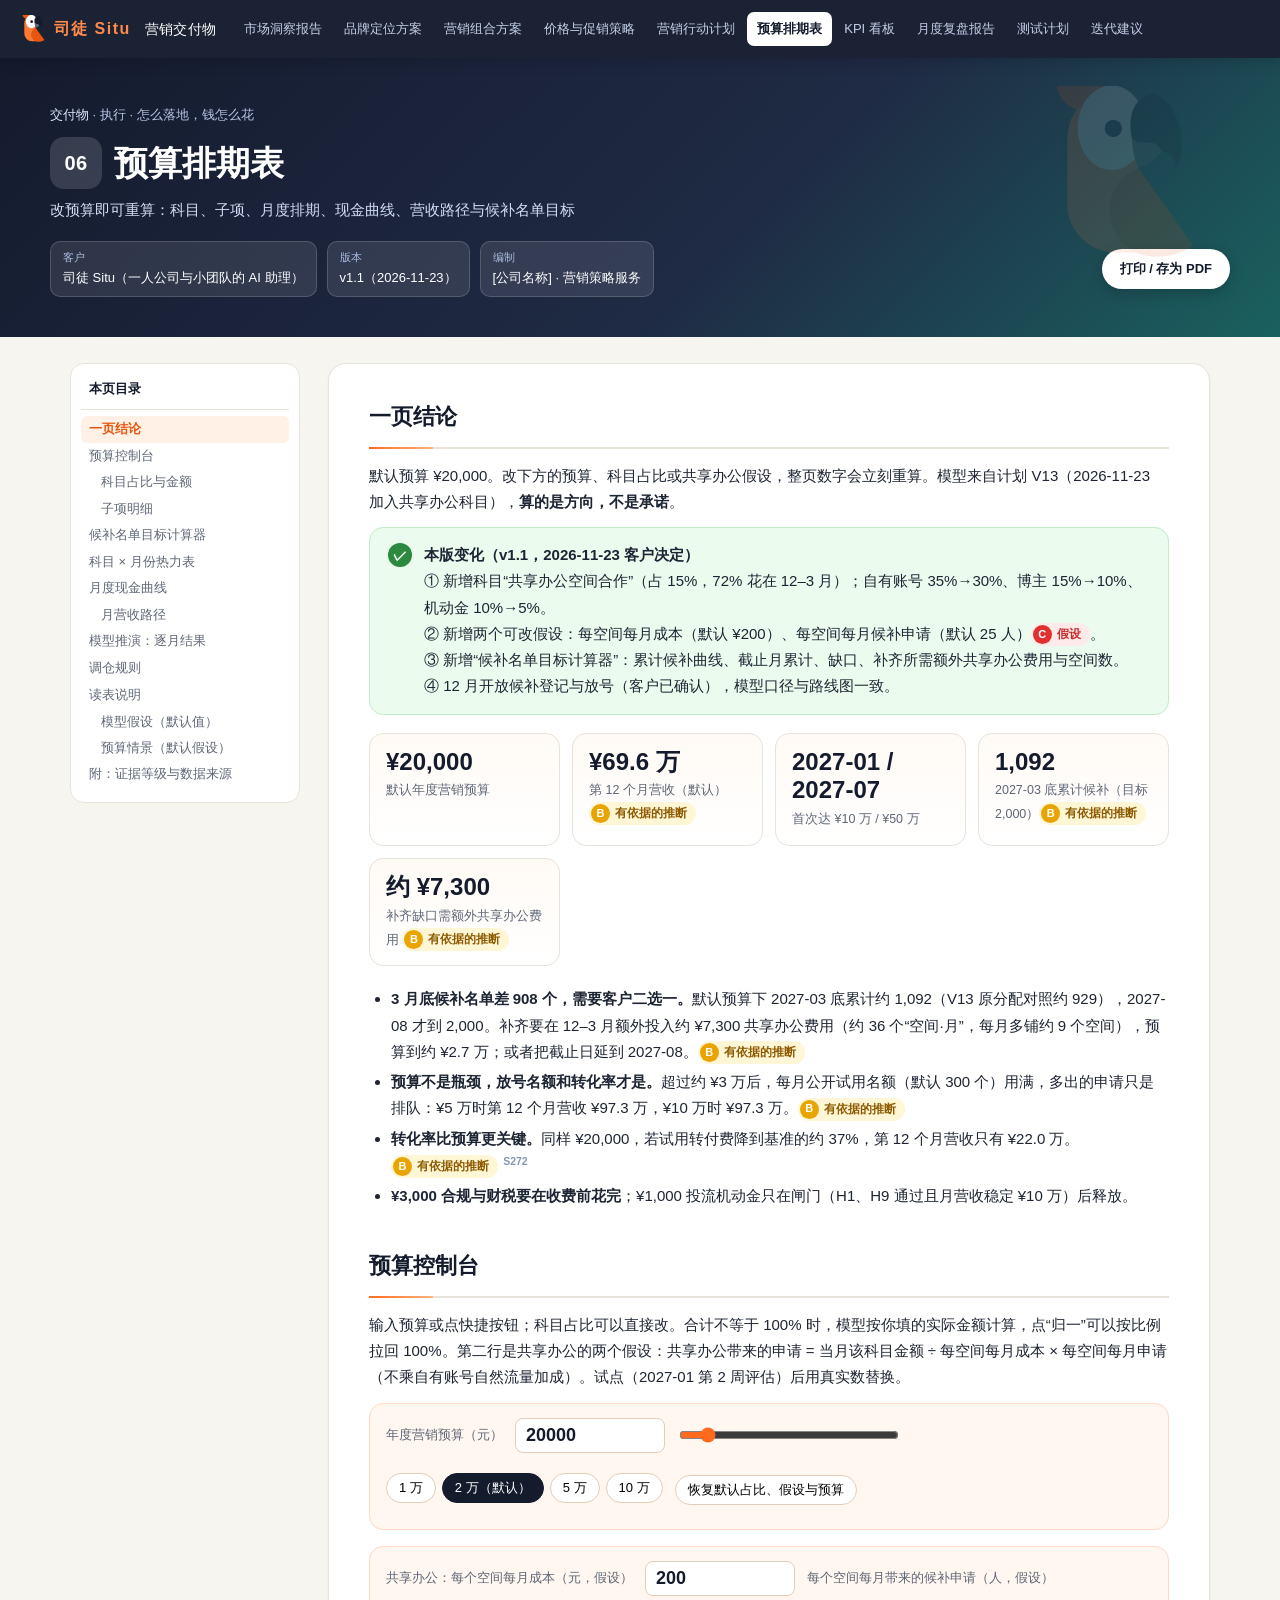
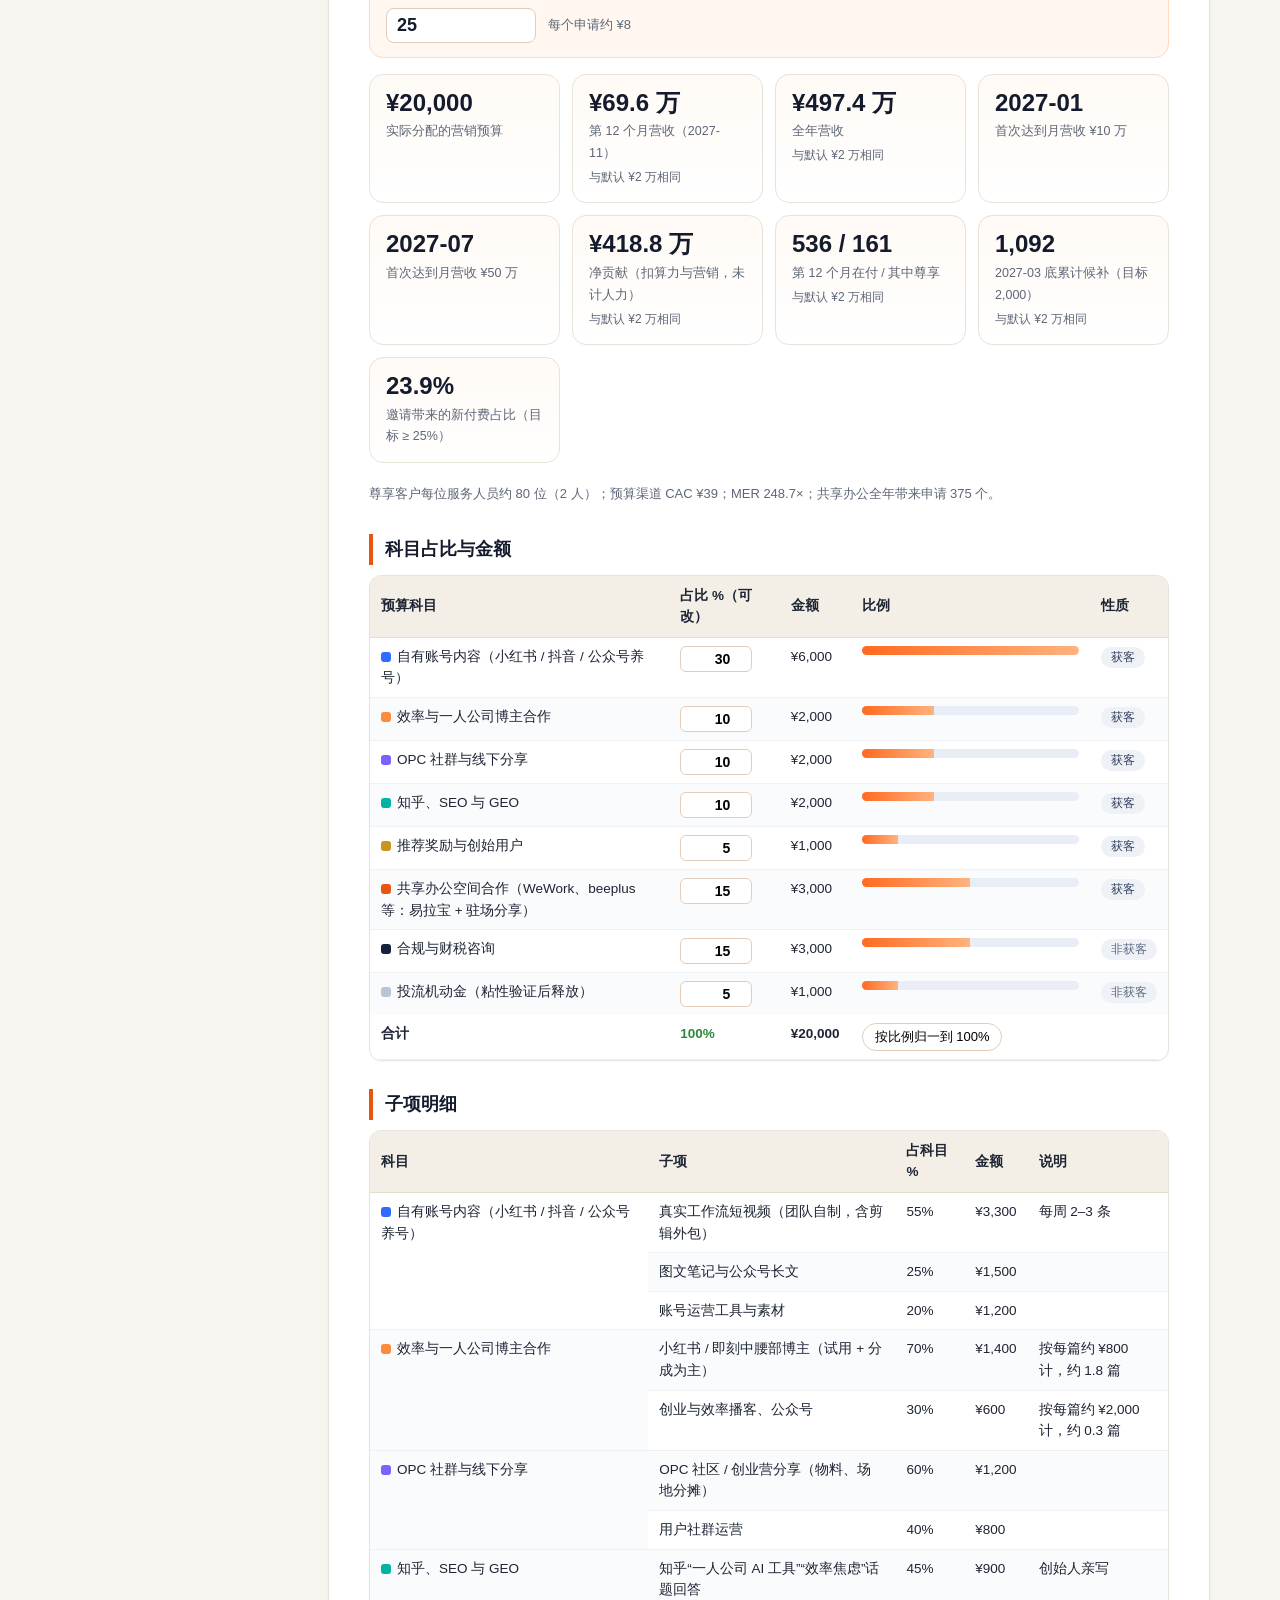
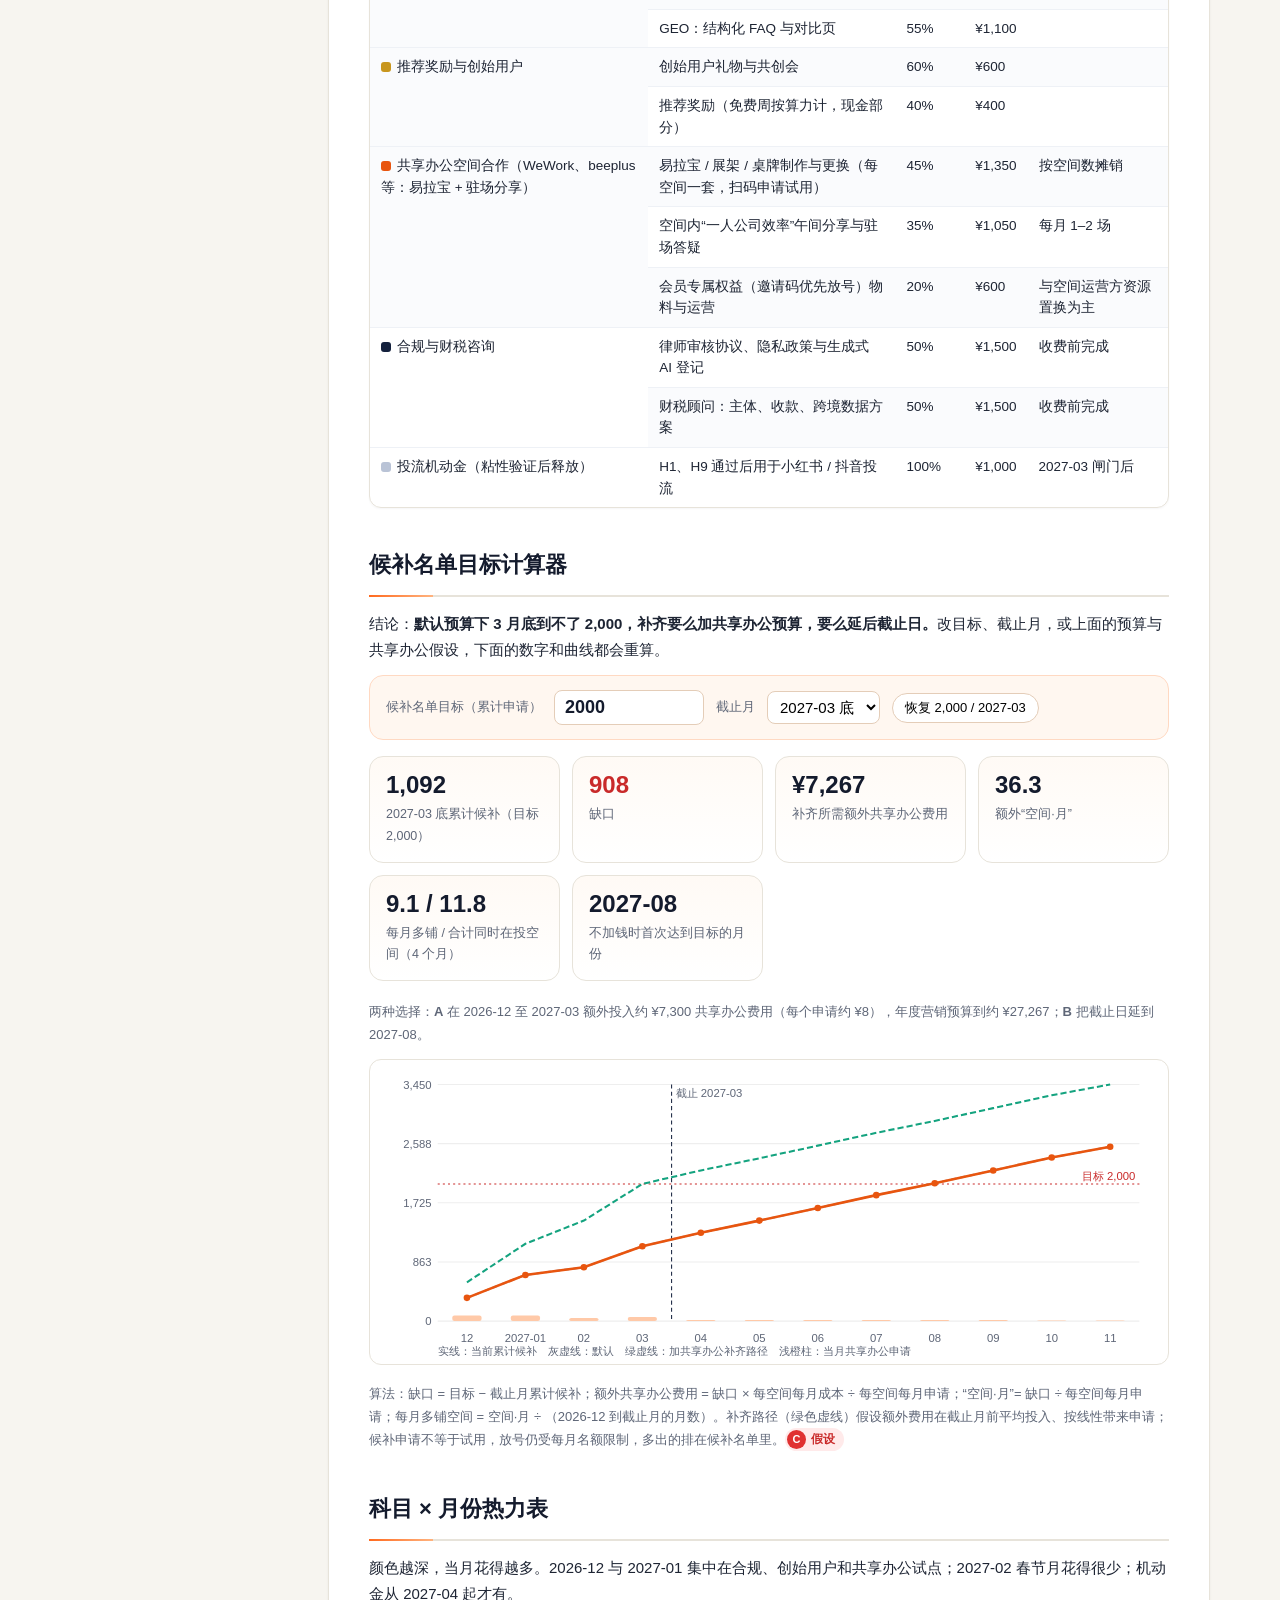
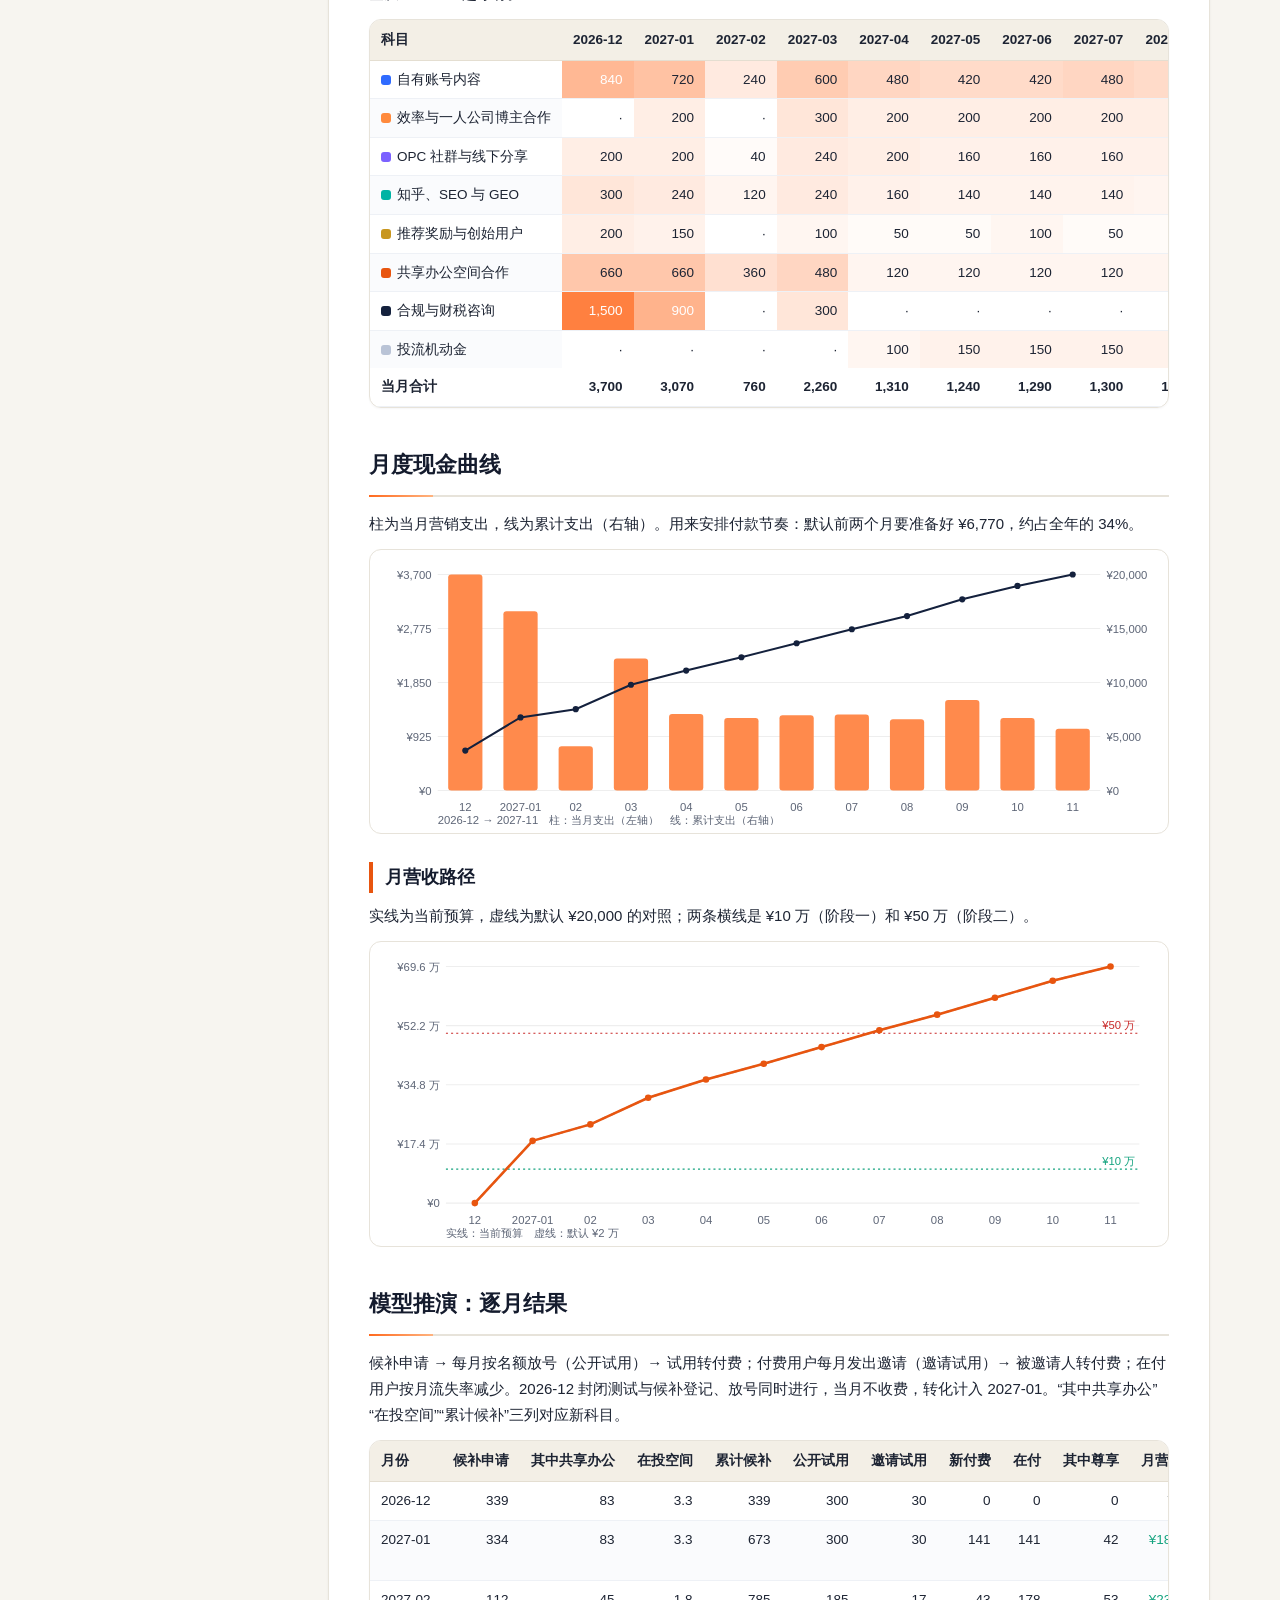
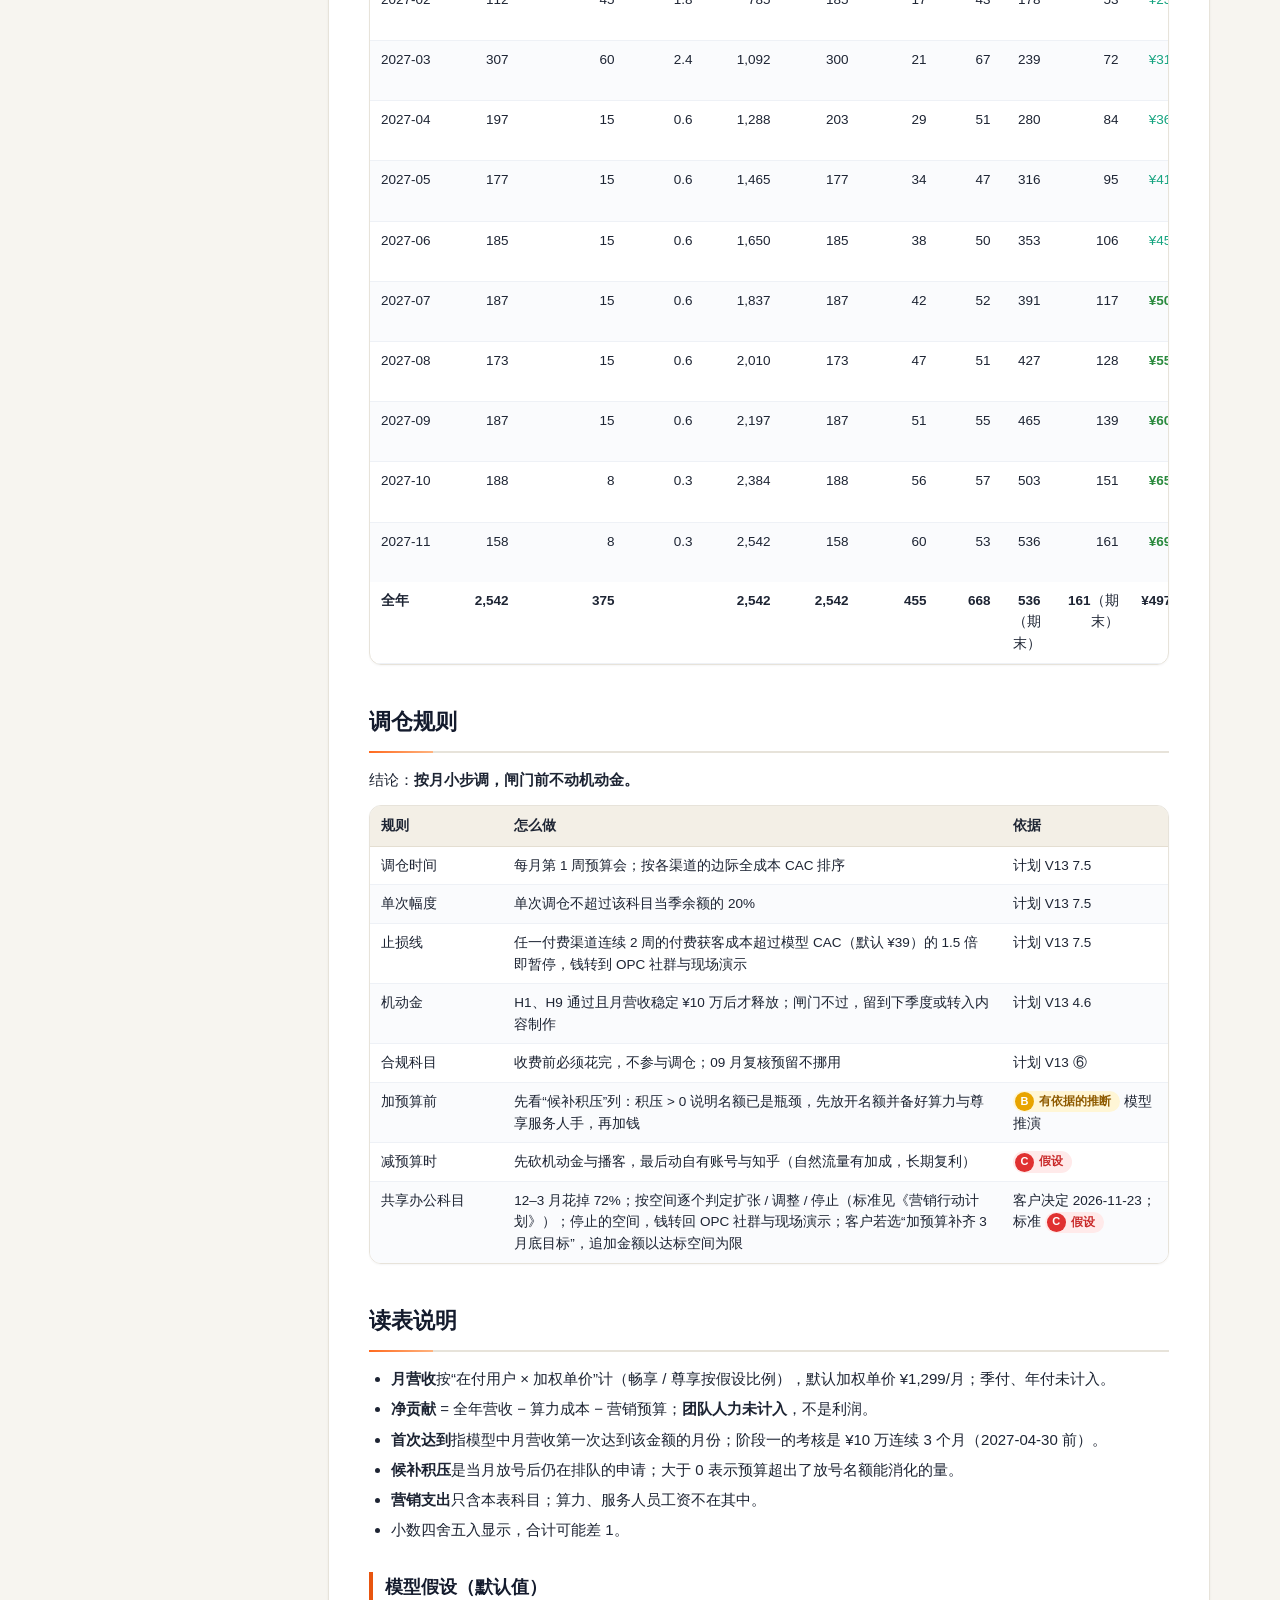
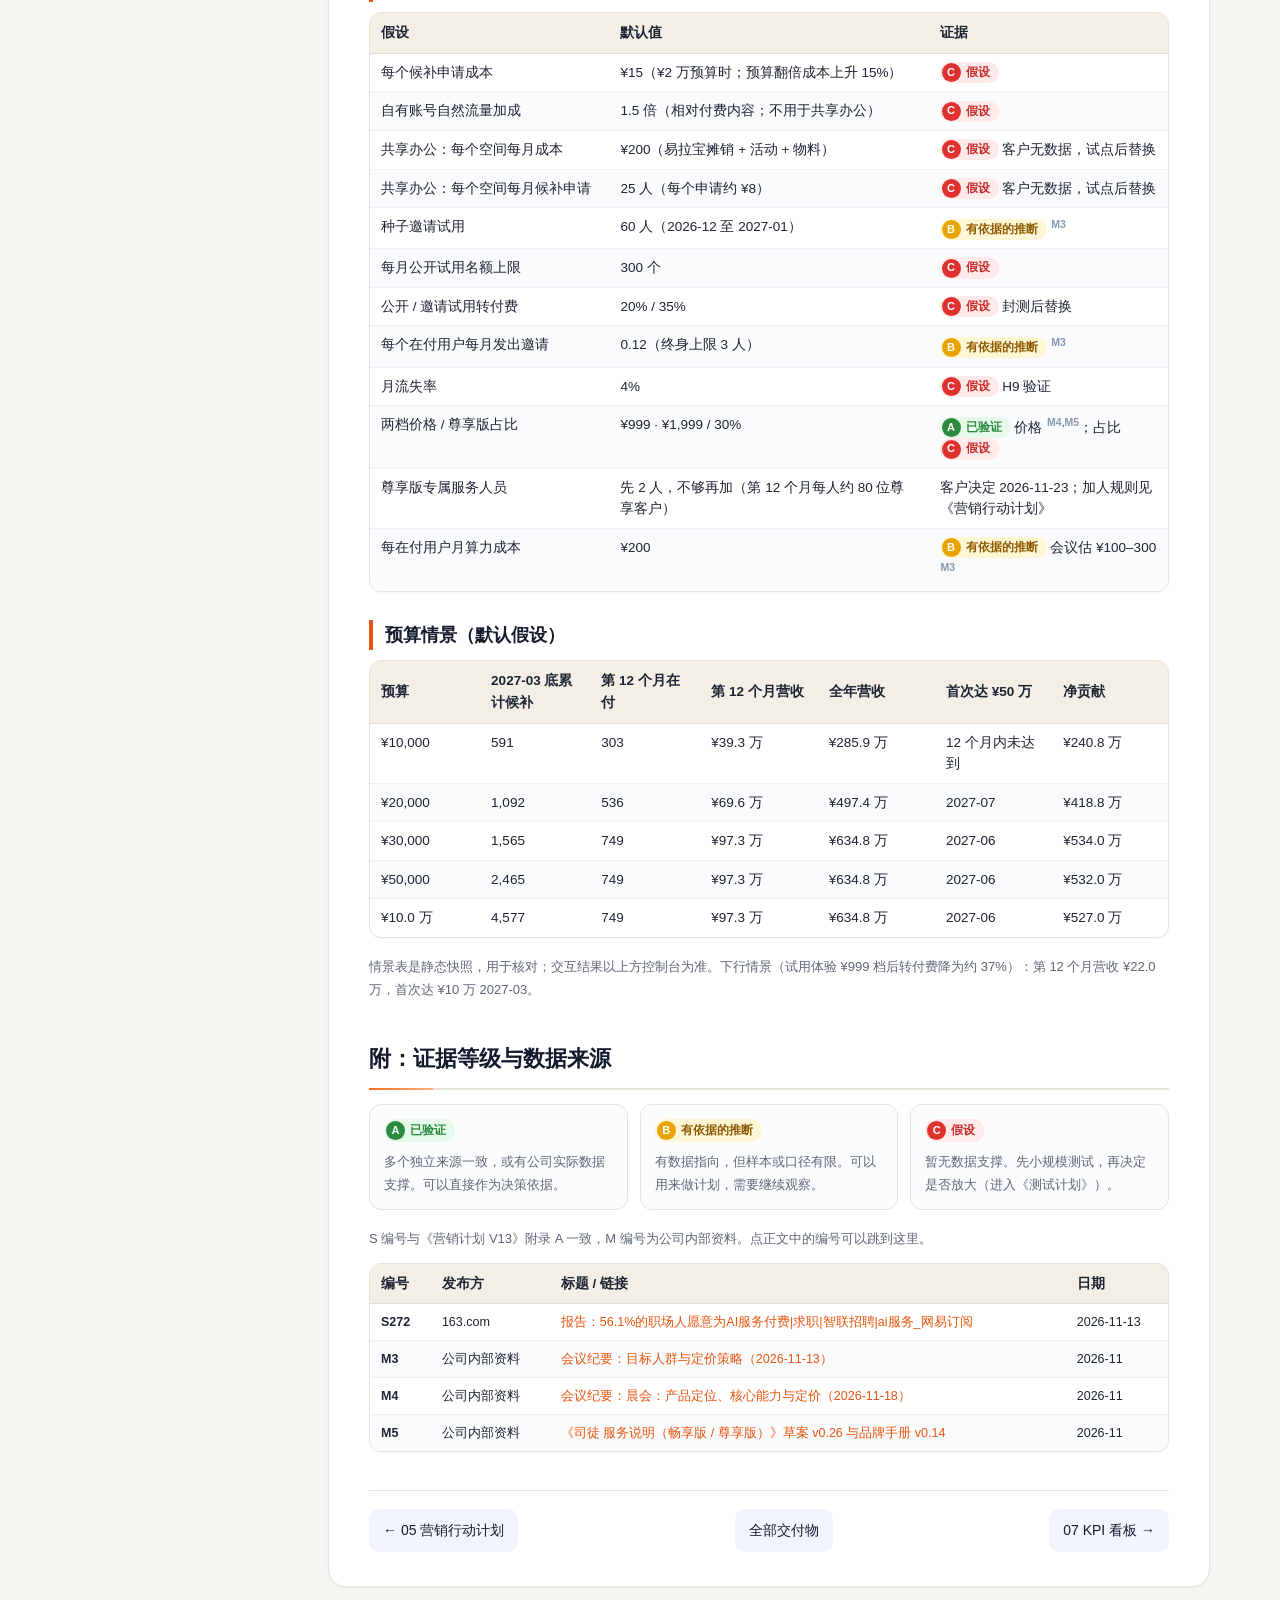
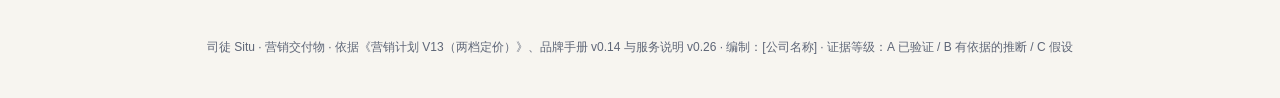
<file: public/d06.html>
<!DOCTYPE html>
<html lang="zh-CN"><head><meta charset="UTF-8"><meta name="viewport" content="width=device-width, initial-scale=1">
<title>预算排期表 · 司徒 Situ 营销交付物</title>
<link rel="icon" href="favicon.svg"><link rel="stylesheet" href="assets/style.css"><style>
.d6pct input{width:72px;font-size:14px;font-weight:700;padding:4px 6px;border:1px solid #E4CDB8;border-radius:6px;text-align:right;font-family:inherit}
.d6pct td,.d6heat td{font-variant-numeric:tabular-nums}
.d6btn{border:1px solid #E4CDB8;background:#fff;border-radius:999px;padding:4px 12px;cursor:pointer;font-size:13px;font-family:inherit}.d6btn:hover{background:#FFF1E6}
#bRange{width:220px;accent-color:#FF6A1F}
.d6svg{border:1px solid var(--line);border-radius:12px;background:#fff;padding:8px;margin:10px 0 18px;overflow-x:auto}
.d6svg svg{display:block;width:100%;min-width:620px;height:auto}
.d6svg text{font-size:11px;fill:#5E6677}
.d6heat td.c{text-align:right;white-space:nowrap}
.cardk .dl6{font-size:12px;margin-top:2px}
.sw{display:inline-block;width:10px;height:10px;border-radius:3px;margin-right:6px;vertical-align:-1px}
.heat td,.heat th{text-align:right}.heat td:first-child,.heat th:first-child{text-align:left}
.d6sel{font-size:15px;padding:6px 8px;border:1px solid #E4CDB8;border-radius:8px;font-family:inherit;background:#fff}
</style></head>
<body>
<header class="top"><a class="logo" href="index.html"><img src="assets/logo.svg" alt=""><b>司徒 Situ</b>营销交付物</a>
<nav class="topnav"><a href="d01.html">市场洞察报告</a><a href="d02.html">品牌定位方案</a><a href="d03.html">营销组合方案</a><a href="d04.html">价格与促销策略</a><a href="d05.html">营销行动计划</a><a href="d06.html" class=on>预算排期表</a><a href="d07.html">KPI 看板</a><a href="d08.html">月度复盘报告</a><a href="d09.html">测试计划</a><a href="d10.html">迭代建议</a></nav></header>
<section class="hero stage-execution"><div class="in">
<div class="crumb"><a href="index.html">交付物</a> · 执行 · 怎么落地，钱怎么花</div>
<h1><span class="ic">06</span>预算排期表</h1><p class="sub">改预算即可重算：科目、子项、月度排期、现金曲线、营收路径与候补名单目标</p>
<div class="meta"><div><span>客户</span>司徒 Situ（一人公司与小团队的 AI 助理）</div><div><span>版本</span>v1.1（2026-11-23）</div><div><span>编制</span>[公司名称] · 营销策略服务</div><a class="dl" href="javascript:window.print()">打印 / 存为 PDF</a></div>
</div></section>
<div class="layout"><aside class="toc"><div class="tt">本页目录</div><a class="t1" href="#s1">一页结论</a><a class="t1" href="#s2">预算控制台</a><a class="t2" href="#s2-1">科目占比与金额</a><a class="t2" href="#s2-2">子项明细</a><a class="t1" href="#s3">候补名单目标计算器</a><a class="t1" href="#s4">科目 × 月份热力表</a><a class="t1" href="#s5">月度现金曲线</a><a class="t2" href="#s5-1">月营收路径</a><a class="t1" href="#s6">模型推演：逐月结果</a><a class="t1" href="#s7">调仓规则</a><a class="t1" href="#s8">读表说明</a><a class="t2" href="#s8-1">模型假设（默认值）</a><a class="t2" href="#s8-2">预算情景（默认假设）</a><a class="t1" href="#s9">附：证据等级与数据来源</a></aside>
<main class="doc"><h2 class="h1" id="s1">一页结论</h2>
<p>默认预算 ¥20,000。改下方的预算、科目占比或共享办公假设，整页数字会立刻重算。模型来自计划 V13（2026-11-23 加入共享办公科目），<b>算的是方向，不是承诺</b>。</p>
<div class="box ok"><span class="bi">✓</span><div><b>本版变化（v1.1，2026-11-23 客户决定）</b><br>① 新增科目“共享办公空间合作”（占 15%，72% 花在 12–3 月）；自有账号 35%→30%、博主 15%→10%、机动金 10%→5%。<br>② 新增两个可改假设：每空间每月成本（默认 ¥200）、每空间每月候补申请（默认 25 人）<span class="ev evc" title="证据等级：C 假设"><i>C</i>假设</span>。<br>③ 新增“候补名单目标计算器”：累计候补曲线、截止月累计、缺口、补齐所需额外共享办公费用与空间数。<br>④ 12 月开放候补登记与放号（客户已确认），模型口径与路线图一致。</div></div>
<div class="cards"><div class="cardk"><div class="v">¥20,000</div><div class="l">默认年度营销预算</div></div><div class="cardk"><div class="v">¥69.6 万</div><div class="l">第 12 个月营收（默认）<span class="ev evb" title="证据等级：B 有依据的推断"><i>B</i>有依据的推断</span></div></div><div class="cardk"><div class="v">2027-01 / 2027-07</div><div class="l">首次达 ¥10 万 / ¥50 万</div></div><div class="cardk"><div class="v">1,092</div><div class="l">2027-03 底累计候补（目标 2,000）<span class="ev evb" title="证据等级：B 有依据的推断"><i>B</i>有依据的推断</span></div></div><div class="cardk"><div class="v">约 ¥7,300</div><div class="l">补齐缺口需额外共享办公费用 <span class="ev evb" title="证据等级：B 有依据的推断"><i>B</i>有依据的推断</span></div></div></div>
<ul><li><b>3 月底候补名单差 908 个，需要客户二选一。</b>默认预算下 2027-03 底累计约 1,092（V13 原分配对照约 929），2027-08 才到 2,000。补齐要在 12–3 月额外投入约 ¥7,300 共享办公费用（约 36 个“空间·月”，每月多铺约 9 个空间），预算到约 ¥2.7 万；或者把截止日延到 2027-08。<span class="ev evb" title="证据等级：B 有依据的推断"><i>B</i>有依据的推断</span></li><li><b>预算不是瓶颈，放号名额和转化率才是。</b>超过约 ¥3 万后，每月公开试用名额（默认 300 个）用满，多出的申请只是排队：¥5 万时第 12 个月营收 ¥97.3 万，¥10 万时 ¥97.3 万。<span class="ev evb" title="证据等级：B 有依据的推断"><i>B</i>有依据的推断</span></li><li><b>转化率比预算更关键。</b>同样 ¥20,000，若试用转付费降到基准的约 37%，第 12 个月营收只有 ¥22.0 万。<span class="ev evb" title="证据等级：B 有依据的推断"><i>B</i>有依据的推断</span> <sup class="ref"><a href="#src-S272" title="163.com · 报告：56.1%的职场人愿意为AI服务付费|求职|智联招聘|ai服务_网易订阅">S272</a></sup></li><li><b>¥3,000 合规与财税要在收费前花完</b>；¥1,000 投流机动金只在闸门（H1、H9 通过且月营收稳定 ¥10 万）后释放。</li></ul>
<h2 class="h1" id="s2">预算控制台</h2>
<p>输入预算或点快捷按钮；科目占比可以直接改。合计不等于 100% 时，模型按你填的实际金额计算，点“归一”可以按比例拉回 100%。第二行是共享办公的两个假设：共享办公带来的申请 = 当月该科目金额 ÷ 每空间每月成本 × 每空间每月申请（不乘自有账号自然流量加成）。试点（2027-01 第 2 周评估）后用真实数替换。</p>

<div class="ctrl">
 <label for="bIn">年度营销预算（元）</label>
 <input type="number" id="bIn" min="1000" max="1000000" step="1000" value="20000">
 <input type="range" id="bRange" min="5000" max="150000" step="1000" value="20000" aria-label="预算滑杆">
 <span class="chips" id="bChips"><button type="button" id="q10000" data-b="10000">1 万</button><button type="button" id="q20000" data-b="20000">2 万（默认）</button><button type="button" id="q50000" data-b="50000">5 万</button><button type="button" id="q100000" data-b="100000">10 万</button></span>
 <button type="button" id="reset">恢复默认占比、假设与预算</button>
</div>
<div class="ctrl">
 <label for="cowCost">共享办公：每个空间每月成本（元，假设）</label>
 <input type="number" id="cowCost" min="10" max="5000" step="10" value="200">
 <label for="cowApps">每个空间每月带来的候补申请（人，假设）</label>
 <input type="number" id="cowApps" min="0" max="500" step="1" value="25">
 <span class="note" id="cowPer"></span>
</div>
<div class="cards" id="kcards"></div>
<p class="note" id="kmsg"></p>
<h3 class="h2" id="s2-1">科目占比与金额</h3>

<div class="tw"><table class="d6pct"><thead><tr><th>预算科目</th><th>占比 %（可改）</th><th>金额</th><th style="width:30%">比例</th><th>性质</th></tr></thead>
<tbody id="pctBody"></tbody><tfoot><tr><td><b>合计</b></td><td id="pctSum"></td><td id="amtSum"></td><td colspan="2"><button type="button" id="norm" class="d6btn">按比例归一到 100%</button> <span id="pctWarn" class="note"></span></td></tr></tfoot></table></div>
<h3 class="h2" id="s2-2">子项明细</h3>
<div class="tw"><table><thead><tr><th>科目</th><th>子项</th><th>占科目 %</th><th>金额</th><th>说明</th></tr></thead><tbody id="subBody"></tbody></table></div>
<h2 class="h1" id="s3">候补名单目标计算器</h2>
<p>结论：<b>默认预算下 3 月底到不了 2,000，补齐要么加共享办公预算，要么延后截止日。</b>改目标、截止月，或上面的预算与共享办公假设，下面的数字和曲线都会重算。</p>

<div class="ctrl">
 <label for="wtTarget">候补名单目标（累计申请）</label>
 <input type="number" id="wtTarget" min="100" max="50000" step="100" value="2000">
 <label for="wtDeadline">截止月</label>
 <select id="wtDeadline" class="d6sel"><option value="0">2026-12 底</option><option value="1">2027-01 底</option><option value="2">2027-02 底</option><option value="3" selected>2027-03 底</option><option value="4">2027-04 底</option><option value="5">2027-05 底</option><option value="6">2027-06 底</option><option value="7">2027-07 底</option><option value="8">2027-08 底</option><option value="9">2027-09 底</option><option value="10">2027-10 底</option><option value="11">2027-11 底</option></select>
 <button type="button" id="wtReset">恢复 2,000 / 2027-03</button>
</div>
<div class="cards" id="wtCards"></div>
<p class="note" id="wtMsg"></p>
<div class="d6svg" id="svgWait"></div>
<p class="note">算法：缺口 = 目标 − 截止月累计候补；额外共享办公费用 = 缺口 × 每空间每月成本 ÷ 每空间每月申请；“空间·月”= 缺口 ÷ 每空间每月申请；每月多铺空间 = 空间·月 ÷ （2026-12 到截止月的月数）。补齐路径（绿色虚线）假设额外费用在截止月前平均投入、按线性带来申请；候补申请不等于试用，放号仍受每月名额限制，多出的排在候补名单里。<span class="ev evc" title="证据等级：C 假设"><i>C</i>假设</span></p>
<h2 class="h1" id="s4">科目 × 月份热力表</h2>
<p>颜色越深，当月花得越多。2026-12 与 2027-01 集中在合规、创始用户和共享办公试点；2027-02 春节月花得很少；机动金从 2027-04 起才有。</p>
<div class="tw"><table class="heat d6heat"><thead id="heatHead"></thead><tbody id="heatBody"></tbody><tfoot id="heatFoot"></tfoot></table></div>
<h2 class="h1" id="s5">月度现金曲线</h2>
<p>柱为当月营销支出，线为累计支出（右轴）。用来安排付款节奏：默认前两个月要准备好 ¥6,770，约占全年的 34%。</p>
<div class="d6svg" id="svgSpend"></div>
<h3 class="h2" id="s5-1">月营收路径</h3>
<p>实线为当前预算，虚线为默认 ¥20,000 的对照；两条横线是 ¥10 万（阶段一）和 ¥50 万（阶段二）。</p>
<div class="d6svg" id="svgRev"></div>
<h2 class="h1" id="s6">模型推演：逐月结果</h2>
<p>候补申请 → 每月按名额放号（公开试用）→ 试用转付费；付费用户每月发出邀请（邀请试用）→ 被邀请人转付费；在付用户按月流失率减少。2026-12 封闭测试与候补登记、放号同时进行，当月不收费，转化计入 2027-01。“其中共享办公”“在投空间”“累计候补”三列对应新科目。</p>
<div class="tw"><table class="heat"><thead><tr><th>月份</th><th>候补申请</th><th>其中共享办公</th><th>在投空间</th><th>累计候补</th><th>公开试用</th><th>邀请试用</th><th>新付费</th><th>在付</th><th>其中尊享</th><th>月营收</th><th>营销支出</th><th>候补积压</th></tr></thead><tbody id="rowBody"></tbody><tfoot id="rowFoot"></tfoot></table></div>
<h2 class="h1" id="s7">调仓规则</h2>
<p>结论：<b>按月小步调，闸门前不动机动金。</b></p>
<div class="tw"><table><colgroup><col style="width:16.7%"><col style="width:62.5%"><col style="width:20.8%"></colgroup><thead><tr><th>规则</th><th>怎么做</th><th>依据</th></tr></thead><tbody><tr><td>调仓时间</td><td>每月第 1 周预算会；按各渠道的边际全成本 CAC 排序</td><td>计划 V13 7.5</td></tr><tr><td>单次幅度</td><td>单次调仓不超过该科目当季余额的 20%</td><td>计划 V13 7.5</td></tr><tr><td>止损线</td><td>任一付费渠道连续 2 周的付费获客成本超过模型 CAC（默认 ¥39）的 1.5 倍即暂停，钱转到 OPC 社群与现场演示</td><td>计划 V13 7.5</td></tr><tr><td>机动金</td><td>H1、H9 通过且月营收稳定 ¥10 万后才释放；闸门不过，留到下季度或转入内容制作</td><td>计划 V13 4.6</td></tr><tr><td>合规科目</td><td>收费前必须花完，不参与调仓；09 月复核预留不挪用</td><td>计划 V13 ⑥</td></tr><tr><td>加预算前</td><td>先看“候补积压”列：积压 &gt; 0 说明名额已是瓶颈，先放开名额并备好算力与尊享服务人手，再加钱</td><td><span class="ev evb" title="证据等级：B 有依据的推断"><i>B</i>有依据的推断</span> 模型推演</td></tr><tr><td>减预算时</td><td>先砍机动金与播客，最后动自有账号与知乎（自然流量有加成，长期复利）</td><td><span class="ev evc" title="证据等级：C 假设"><i>C</i>假设</span></td></tr><tr><td>共享办公科目</td><td>12–3 月花掉 72%；按空间逐个判定扩张 / 调整 / 停止（标准见《营销行动计划》）；停止的空间，钱转回 OPC 社群与现场演示；客户若选“加预算补齐 3 月底目标”，追加金额以达标空间为限</td><td>客户决定 2026-11-23；标准 <span class="ev evc" title="证据等级：C 假设"><i>C</i>假设</span></td></tr></tbody></table></div>
<h2 class="h1" id="s8">读表说明</h2>
<ul><li><b>月营收</b>按“在付用户 × 加权单价”计（畅享 / 尊享按假设比例），默认加权单价 ¥1,299/月；季付、年付未计入。</li><li><b>净贡献</b> = 全年营收 − 算力成本 − 营销预算；<b>团队人力未计入</b>，不是利润。</li><li><b>首次达到</b>指模型中月营收第一次达到该金额的月份；阶段一的考核是 ¥10 万连续 3 个月（2027-04-30 前）。</li><li><b>候补积压</b>是当月放号后仍在排队的申请；大于 0 表示预算超出了放号名额能消化的量。</li><li><b>营销支出</b>只含本表科目；算力、服务人员工资不在其中。</li><li>小数四舍五入显示，合计可能差 1。</li></ul>
<h3 class="h2" id="s8-1">模型假设（默认值）</h3>
<div class="tw"><table><colgroup><col style="width:30.0%"><col style="width:40.0%"><col style="width:30.0%"></colgroup><thead><tr><th>假设</th><th>默认值</th><th>证据</th></tr></thead><tbody><tr><td>每个候补申请成本</td><td>¥15（¥2 万预算时；预算翻倍成本上升 15%）</td><td><span class="ev evc" title="证据等级：C 假设"><i>C</i>假设</span></td></tr><tr><td>自有账号自然流量加成</td><td>1.5 倍（相对付费内容；不用于共享办公）</td><td><span class="ev evc" title="证据等级：C 假设"><i>C</i>假设</span></td></tr><tr><td>共享办公：每个空间每月成本</td><td>¥200（易拉宝摊销 + 活动 + 物料）</td><td><span class="ev evc" title="证据等级：C 假设"><i>C</i>假设</span> 客户无数据，试点后替换</td></tr><tr><td>共享办公：每个空间每月候补申请</td><td>25 人（每个申请约 ¥8）</td><td><span class="ev evc" title="证据等级：C 假设"><i>C</i>假设</span> 客户无数据，试点后替换</td></tr><tr><td>种子邀请试用</td><td>60 人（2026-12 至 2027-01）</td><td><span class="ev evb" title="证据等级：B 有依据的推断"><i>B</i>有依据的推断</span> <sup class="ref"><a href="#src-M3" title="公司内部资料 · 会议纪要：目标人群与定价策略（2026-11-13）">M3</a></sup></td></tr><tr><td>每月公开试用名额上限</td><td>300 个</td><td><span class="ev evc" title="证据等级：C 假设"><i>C</i>假设</span></td></tr><tr><td>公开 / 邀请试用转付费</td><td>20% / 35%</td><td><span class="ev evc" title="证据等级：C 假设"><i>C</i>假设</span> 封测后替换</td></tr><tr><td>每个在付用户每月发出邀请</td><td>0.12（终身上限 3 人）</td><td><span class="ev evb" title="证据等级：B 有依据的推断"><i>B</i>有依据的推断</span> <sup class="ref"><a href="#src-M3" title="公司内部资料 · 会议纪要：目标人群与定价策略（2026-11-13）">M3</a></sup></td></tr><tr><td>月流失率</td><td>4%</td><td><span class="ev evc" title="证据等级：C 假设"><i>C</i>假设</span> H9 验证</td></tr><tr><td>两档价格 / 尊享版占比</td><td>¥999 · ¥1,999 / 30%</td><td><span class="ev eva" title="证据等级：A 已验证"><i>A</i>已验证</span> 价格 <sup class="ref"><a href="#src-M4" title="公司内部资料 · 会议纪要：晨会：产品定位、核心能力与定价（2026-11-18）">M4</a>,<a href="#src-M5" title="公司内部资料 · 《司徒 服务说明（畅享版 / 尊享版）》草案 v0.26 与品牌手册 v0.14">M5</a></sup>；占比 <span class="ev evc" title="证据等级：C 假设"><i>C</i>假设</span></td></tr><tr><td>尊享版专属服务人员</td><td>先 2 人，不够再加（第 12 个月每人约 80 位尊享客户）</td><td>客户决定 2026-11-23；加人规则见《营销行动计划》</td></tr><tr><td>每在付用户月算力成本</td><td>¥200</td><td><span class="ev evb" title="证据等级：B 有依据的推断"><i>B</i>有依据的推断</span> 会议估 ¥100–300 <sup class="ref"><a href="#src-M3" title="公司内部资料 · 会议纪要：目标人群与定价策略（2026-11-13）">M3</a></sup></td></tr></tbody></table></div>
<h3 class="h2" id="s8-2">预算情景（默认假设）</h3>
<div class="tw"><table><colgroup><col style="width:13.8%"><col style="width:13.8%"><col style="width:13.8%"><col style="width:14.7%"><col style="width:14.7%"><col style="width:14.7%"><col style="width:14.7%"></colgroup><thead><tr><th>预算</th><th>2027-03 底累计候补</th><th>第 12 个月在付</th><th>第 12 个月营收</th><th>全年营收</th><th>首次达 ¥50 万</th><th>净贡献</th></tr></thead><tbody><tr><td>¥10,000</td><td>591</td><td>303</td><td>¥39.3 万</td><td>¥285.9 万</td><td>12 个月内未达到</td><td>¥240.8 万</td></tr><tr><td>¥20,000</td><td>1,092</td><td>536</td><td>¥69.6 万</td><td>¥497.4 万</td><td>2027-07</td><td>¥418.8 万</td></tr><tr><td>¥30,000</td><td>1,565</td><td>749</td><td>¥97.3 万</td><td>¥634.8 万</td><td>2027-06</td><td>¥534.0 万</td></tr><tr><td>¥50,000</td><td>2,465</td><td>749</td><td>¥97.3 万</td><td>¥634.8 万</td><td>2027-06</td><td>¥532.0 万</td></tr><tr><td>¥10.0 万</td><td>4,577</td><td>749</td><td>¥97.3 万</td><td>¥634.8 万</td><td>2027-06</td><td>¥527.0 万</td></tr></tbody></table></div>
<p class="note">情景表是静态快照，用于核对；交互结果以上方控制台为准。下行情景（试用体验 ¥999 档后转付费降为约 37%）：第 12 个月营收 ¥22.0 万，首次达 ¥10 万 2027-03。</p>
<h2 class="h1" id="s9">附：证据等级与数据来源</h2>
<div class="evgrid"><div><span class="ev eva"><i>A</i>已验证</span><p>多个独立来源一致，或有公司实际数据支撑。可以直接作为决策依据。</p></div><div><span class="ev evb"><i>B</i>有依据的推断</span><p>有数据指向，但样本或口径有限。可以用来做计划，需要继续观察。</p></div><div><span class="ev evc"><i>C</i>假设</span><p>暂无数据支撑。先小规模测试，再决定是否放大（进入《测试计划》）。</p></div></div>
<p class="note">S 编号与《营销计划 V13》附录 A 一致，M 编号为公司内部资料。点正文中的编号可以跳到这里。</p><div class="tw"><table class="src"><thead><tr><th>编号</th><th>发布方</th><th>标题 / 链接</th><th>日期</th></tr></thead><tbody><tr id="src-S272"><td class="nw"><b>S272</b></td><td>163.com</td><td><a href="https://www.163.com/dy/article/KA3AAEAO0519C6T9.html" target="_blank" rel="noopener noreferrer">报告：56.1%的职场人愿意为AI服务付费|求职|智联招聘|ai服务_网易订阅</a></td><td class="nw">2026-11-13</td></tr><tr id="src-M3"><td class="nw"><b>M3</b></td><td>公司内部资料</td><td><a href="https://javis-hnw-minutes.accrepo.com/" target="_blank" rel="noopener noreferrer">会议纪要：目标人群与定价策略（2026-11-13）</a></td><td class="nw">2026-11</td></tr><tr id="src-M4"><td class="nw"><b>M4</b></td><td>公司内部资料</td><td><a href="https://javis-minutes-1118.accrepo.com/" target="_blank" rel="noopener noreferrer">会议纪要：晨会：产品定位、核心能力与定价（2026-11-18）</a></td><td class="nw">2026-11</td></tr><tr id="src-M5"><td class="nw"><b>M5</b></td><td>公司内部资料</td><td><a href="https://situ-brand-book.accrepo.com/" target="_blank" rel="noopener noreferrer">《司徒 服务说明（畅享版 / 尊享版）》草案 v0.26 与品牌手册 v0.14</a></td><td class="nw">2026-11</td></tr></tbody></table></div><nav class="pager"><a href="d05.html">← 05 营销行动计划</a><a href="index.html">全部交付物</a><a href="d07.html">07 KPI 看板 →</a></nav></main></div>
<footer>司徒 Situ · 营销交付物 · 依据《营销计划 V13（两档定价）》、品牌手册 v0.14 与服务说明 v0.26 · 编制：[公司名称] · 证据等级：A 已验证 / B 有依据的推断 / C 假设</footer>
<script>
(function(){var links=[].slice.call(document.querySelectorAll('.toc a'));var hs=links.map(function(a){return document.getElementById(a.getAttribute('href').slice(1))});
function on(){var y=window.scrollY+120,k=0;hs.forEach(function(h,i){if(h&&h.offsetTop<=y)k=i});links.forEach(function(a,i){a.classList.toggle('on',i===k)})}
window.addEventListener('scroll',on,{passive:true});on();
document.querySelectorAll('sup.ref a').forEach(function(a){a.addEventListener('click',function(){var t=document.querySelector(a.getAttribute('href'));if(t){t.classList.add('hl');setTimeout(function(){t.classList.remove('hl')},2500)}})});})();
</script><script>
/* 模型：原样取自 run_model.js（计划 V13 内嵌模型，2026-11-23 加入共享办公科目） */
var MONTHS=['2026-12','2027-01','02','03','04','05','06','07','08','09','10','11'];
var ITEMS=[
 {k:'own',name:'自有账号内容（小红书 / 抖音 / 公众号养号）',pct:30,c:'#2f6bff',acq:true,m:[14,12,4,10,8,7,7,8,7,8,8,7],
  subs:[['vid','真实工作流短视频（团队自制，含剪辑外包）',55,'每周 2–3 条'],['post','图文笔记与公众号长文',25,''],['tool','账号运营工具与素材',20,'']]},
 {k:'kol',name:'效率与一人公司博主合作',pct:10,c:'#ff8a3d',acq:true,m:[0,10,0,15,10,10,10,10,10,10,10,5],
  subs:[['kxhs','小红书 / 即刻中腰部博主（试用 + 分成为主）',70,'',800],['kpod','创业与效率播客、公众号',30,'',2000]]},
 {k:'comm',name:'OPC 社群与线下分享',pct:10,c:'#7b61ff',acq:true,m:[10,10,2,12,10,8,8,8,8,8,8,8],
  subs:[['opc','OPC 社区 / 创业营分享（物料、场地分摊）',60,''],['group','用户社群运营',40,'']]},
 {k:'seo',name:'知乎、SEO 与 GEO',pct:10,c:'#00b3a4',acq:true,m:[15,12,6,12,8,7,7,7,6,7,7,6],
  subs:[['zhihu','知乎“一人公司 AI 工具”“效率焦虑”话题回答',45,'创始人亲写'],['geo','GEO：结构化 FAQ 与对比页',55,'']]},
 {k:'inc',name:'推荐奖励与创始用户',pct:5,c:'#c8961e',acq:true,m:[20,15,0,10,5,5,10,5,5,5,10,10],
  subs:[['gift','创始用户礼物与共创会',60,''],['ref','推荐奖励（免费周按算力计，现金部分）',40,'']]},
 {k:'cowork',name:'共享办公空间合作（WeWork、beeplus 等：易拉宝 + 驻场分享）',pct:15,c:'#e8550f',acq:true,cow:true,m:[22,22,12,16,4,4,4,4,4,4,2,2],
  subs:[['roll','易拉宝 / 展架 / 桌牌制作与更换（每空间一套，扫码申请试用）',45,'按空间数摊销'],['event','空间内“一人公司效率”午间分享与驻场答疑',35,'每月 1–2 场'],['perk','会员专属权益（邀请码优先放号）物料与运营',20,'与空间运营方资源置换为主']]},
 {k:'trust',name:'合规与财税咨询',pct:15,c:'#14213d',acq:false,m:[50,30,0,10,0,0,0,0,0,10,0,0],
  subs:[['legal','律师审核协议、隐私政策与生成式 AI 登记',50,'收费前完成'],['tax','财税顾问：主体、收款、跨境数据方案',50,'收费前完成']]},
 {k:'reserve',name:'投流机动金（粘性验证后释放）',pct:5,c:'#b9c3d6',acq:false,m:[0,0,0,0,10,15,15,15,15,10,10,10],
  subs:[['gate','H1、H9 通过后用于小红书 / 抖音投流',100,'2027-03 闸门后']]}
];
var DEF_PCT={};ITEMS.forEach(function(i){DEF_PCT[i.k]=i.pct;});
var AF=[
 ['cpw','每个候补申请成本（元，2 万预算时）',15,1,'n'],
 ['el','规模弹性（预算翻倍成本上升）',0.15,0.01,'n'],
 ['org','自有账号自然流量加成（相对付费内容）',1.5,0.1,'p'],
 ['cowCost','共享办公：每个空间每月成本（元，易拉宝摊销 + 活动 + 物料）',200,10,'n'],
 ['cowApps','共享办公：每个空间每月带来的候补申请（人）',25,1,'n'],
 ['seed','种子邀请试用（团队人脉，2026-12 至 2027-01）',60,5,'n'],
 ['quota','每月公开试用名额上限（候补 → 试用）',300,10,'n'],
 ['trialConv','公开试用转付费率',0.20,0.01,'p'],
 ['invPer','每个在付用户每月发出邀请（终身上限 3 人）',0.12,0.01,'n'],
 ['invConv','被邀请人试用转付费率',0.35,0.01,'p'],
 ['churn','月流失率',0.04,0.005,'p'],
 ['pPro','畅享版（元/月）',999,1,'n'],
 ['pFlag','尊享版（元/月）',1999,1,'n'],
 ['mixFlag','付费中尊享版占比（暂定）',0.30,0.01,'p'],
 ['svcStaff','尊享版专属服务人员（人，暂定）',2,1,'n'],
 ['cost','每在付用户月算力成本（元）',200,10,'n'],
 ['payStart','开始收费的月份序号（0=2026-12，1=2027-01）',1,1,'n'],
 ['target','月营收目标（元）',500000,10000,'n']
];
var DEF_A={};AF.forEach(function(a){DEF_A[a[0]]=a[2];});
var S={B:20000,pct:Object.assign({},DEF_PCT),A:Object.assign({},DEF_A)};
var LAUNCH=3; // 2027-03 正式销售（分成伙伴与团队单从这个月开始）

// 价格接受度曲线：S272 两点拟合（职场人单工具月费上限 ≥¥50 占 24.8%，≥¥200 占 4.3%）
var WTP=(function(){var l1=Math.log((1-0.248)/0.248),l2=Math.log((1-0.043)/0.043),b=(l2-l1)/Math.log(200/50),M=50/Math.exp(l1/b);return {M:M,b:b};})();
function accept(p){return 1/(1+Math.pow(Math.max(p,0.01)/WTP.M,WTP.b));}
function model(B,pct,A){
 var v={B:B},sum=0,pool=0;
 ITEMS.forEach(function(i){var a=B*(pct[i.k]||0)/100;v['it_'+i.k]=a;sum+=a;if(i.acq)pool+=a;
  i.subs.forEach(function(s){var x=a*s[2]/100;v['sub_'+i.k+'_'+s[0]]=x;if(s[4]){v['n_'+s[0]]=x/s[4];v['u_'+s[0]]=s[4];}});});
 v.allocSum=sum;v.pool=pool;v.kocNotes=(v.n_kxhs||0)+(v.n_kpod||0);
 var mixFlag=Math.min(1,Math.max(0,A.mixFlag)),mixPro=1-mixFlag;
 v.mixPro=mixPro;v.mixFlag=mixFlag;v.churn=A.churn;
 v.avgInd=mixPro*A.pPro+mixFlag*A.pFlag;
 v.arpu=v.avgInd;
 v.pProT=money(A.pPro)+'/月';v.pFlagT=money(A.pFlag)+'/月';
 v.cprEff=A.cpw*Math.pow(Math.max(B,1)/20000,A.el);
 var cumApps=0,aP=0,aR=0,backlog=0,pendP=0,pendR=0,tot={apps:0,pub:0,inv:0,newP:0,newR:0,rev:0,revP:0,revR:0,cost:0};
 v.mon=[];v.rows=[];v.hit={};
 for(var m=0;m<12;m++){
  var t=0,acq=0,cow=0;
  ITEMS.forEach(function(i){var x=v['it_'+i.k]*i.m[m]/100;v['m_'+i.k+'_'+m]=x;t+=x;if(i.cow)cow+=x;else if(i.acq)acq+=x;});
  v.mon.push(t);
  var cowSpaces=cow/Math.max(A.cowCost,1), appsCow=cowSpaces*A.cowApps;
  var apps=acq/v.cprEff*(1+A.org)+appsCow; backlog+=apps; cumApps+=apps;
  var pub=Math.min(backlog,A.quota); backlog-=pub;
  var seedT=m<2?A.seed/2:0;
  var inv=(aP+aR)*A.invPer+seedT;
  var newP=pub*A.trialConv, newR=inv*A.invConv;
  if(m<A.payStart){pendP+=newP;pendR+=newR;newP=0;newR=0;}else if(pendP+pendR>0){newP+=pendP;newR+=pendR;pendP=0;pendR=0;}
  aP=aP*(1-A.churn)+newP; aR=aR*(1-A.churn)+newR;
  var act=aP+aR, flag=act*mixFlag;
  var revP=aP*v.avgInd,revR=aR*v.avgInd,mrr=revP+revR;
  v.rows.push({m:MONTHS[m],apps:apps,appsCow:appsCow,cowSpaces:cowSpaces,cumApps:cumApps,pub:pub,inv:inv,newPay:newP+newR,act:act,flag:flag,book:mrr,bookB:revP,bookR:revR,backlog:backlog});
  tot.apps+=apps;tot.pub+=pub;tot.inv+=inv;tot.newP+=newP;tot.newR+=newR;tot.rev+=mrr;tot.revP+=revP;tot.revR+=revR;tot.cost+=act*A.cost;
  [100000,500000,1000000].forEach(function(g){if(v.hit[g]===undefined&&mrr>=g)v.hit[g]=MONTHS[m];});
  if(v.hit.u2000===undefined&&act>=2000)v.hit.u2000=MONTHS[m];
 }
 var last=v.rows[11];
 v.regTotal=tot.pub+tot.inv;v.trialsPub=tot.pub;v.trialsInv=tot.inv;v.appsTotal=tot.apps;v.backlogEnd=last.backlog;
 v.payTotal=last.act;v.subsM12=last.act;v.flagM12=last.flag;v.svcStaff=A.svcStaff;v.flagPerStaff=last.flag/Math.max(A.svcStaff,1);v.bookYear=tot.rev;
 v.bookM6=v.rows[6].book;v.bookM12=last.book;v.target=A.target;v.hitPct=v.bookM12/A.target;
 v.firstHit=null;for(var k=0;k<12;k++){if(v.rows[k].book>=A.target){v.firstHit=MONTHS[k];break;}}
 v.firstHitTxt=v.firstHit||'12 个月内未达到';
 var nh=function(x){return x||'12 个月内未达到';};
 v.hit10=nh(v.hit[100000]);v.hit50=nh(v.hit[500000]);v.hit100=nh(v.hit[1000000]);v.hitU2000=nh(v.hit.u2000);
 v.costYear=tot.cost;v.gm=1-tot.cost/Math.max(tot.rev,1);
 v.net=tot.rev-tot.cost-sum;
 v.budgetPayers=tot.newP;v.refPayers=tot.newR;v.refShare=tot.newR/Math.max(tot.newP+tot.newR,1e-9);
 v.cacBudget=sum/Math.max(tot.newP,1e-9);
 v.ltvUnit=(v.arpu-A.cost)/Math.max(A.churn,0.001);v.lifeM=1/Math.max(A.churn,0.001);
 v.mer=v.bookYear/Math.max(sum,1);
 v.shareBudget=tot.revP/Math.max(tot.rev,1);v.shareRef=tot.revR/Math.max(tot.rev,1);
 v.trialConv=A.trialConv;v.invConv=A.invConv;v.quota=A.quota;v.seed=A.seed;
 // 2000 名长期用户需要多少试用
 var blended=(tot.newP+tot.newR)/Math.max(tot.pub+tot.inv,1);v.blendConv=blended;
 v.trialsFor2000=2000/Math.max(blended,1e-9);
 v.users10=100000/v.arpu;v.users50=500000/v.arpu;v.rev2000=2000*v.arpu;
 v.accEntry=accept(A.pPro);
 return v;
}

function money(x){var s=x<0?'-':'';x=Math.abs(x);if(x>=1e8)return s+'¥'+(x/1e8).toFixed(2)+' 亿';if(x>=1e6)return s+'¥'+(x/1e4).toFixed(0)+' 万';return s+'¥'+Math.round(x).toLocaleString('zh-CN');}
function fmt(x,f){
 if(typeof x==='string')return x;
 if(x===undefined||x===null||isNaN(x))return '—';
 switch(f){
  case 'int':return Math.round(x).toLocaleString('zh-CN');
  case 'x':return x.toFixed(1)+'×';
  case 'pct':return (x*100).toFixed(1)+'%';
  case 'pct0':return Math.round(x*100)+'%';
  case 'pct3':return (x*100).toFixed(2)+'%';
  case 'num0':return Math.round(x).toString();
  case 'num1':return x.toFixed(1);
  case 'signed':return (x>=0?'+':'')+money(x);
  default:return money(x);
 }
}
</script>
<script>
var DEF_WT=2000;
(function(){
var FULL=MONTHS.map(function(m,i){return i===0?m:'2027-'+(i<10?'0':'')+i;});
function fm(m){var i=MONTHS.indexOf(m);return i>=0?FULL[i]:m;}
function yuan(x){var s=x<0?'-':'';x=Math.abs(x);if(x>=1e5)return s+'¥'+(x/1e4).toLocaleString('en-US',{minimumFractionDigits:1,maximumFractionDigits:1})+' 万';return s+'¥'+Math.round(x).toLocaleString('en-US');}
function int(x){return Math.round(x).toLocaleString('en-US');}
function $(id){return document.getElementById(id);}
var BASE=model(20000,DEF_PCT,DEF_A);
var D={last:null,base:BASE};
function sumPct(){var s=0;ITEMS.forEach(function(i){s+=+S.pct[i.k]||0;});return s;}
function delta(a,b,isMoney){var d=a-b;if(Math.abs(d)<0.5)return '<div class="dl6 note">与默认 ¥2 万相同</div>';
 var t=(d>0?'+':'−')+(isMoney?yuan(Math.abs(d)):int(Math.abs(d)));return '<div class="dl6 '+(d>0?'ok-t':'bad-t')+'">较默认 '+t+'</div>';}
function card(v,l,extra){return '<div class="cardk"><div class="v">'+v+'</div><div class="l">'+l+'</div>'+(extra||'')+'</div>';}

function buildPct(){
 $('pctBody').innerHTML=ITEMS.map(function(i){
  return '<tr><td><span class="sw" style="background:'+i.c+'"></span>'+i.name+'</td><td><input type="number" min="0" max="100" step="1" id="p_'+i.k+'" value="'+S.pct[i.k]+'"></td><td id="a_'+i.k+'"></td><td><div class="bar"><i id="bar_'+i.k+'"></i></div></td><td>'+(i.acq?'<span class="pill">获客</span>':'<span class="pill p3">非获客</span>')+'</td></tr>';}).join('');
 ITEMS.forEach(function(i){var el=$('p_'+i.k);el.addEventListener('input',function(){var x=parseFloat(el.value);S.pct[i.k]=isNaN(x)||x<0?0:x;render();});});
}
function syncPctInputs(){ITEMS.forEach(function(i){$('p_'+i.k).value=S.pct[i.k];});}

function svgSpend(v){
 var W=760,H=260,L=58,R=58,T=16,Bt=34,w=W-L-R,h=H-T-Bt,n=12,bw=w/n*0.62;
 var cum=[],c=0;v.mon.forEach(function(x){c+=x;cum.push(c);});
 var mx=Math.max.apply(null,v.mon)||1,cx=c||1,o='';
 for(var g=0;g<=4;g++){var yy=T+h-h*g/4;o+='<line x1="'+L+'" x2="'+(W-R)+'" y1="'+yy+'" y2="'+yy+'" stroke="#eee"/>'+
  '<text x="'+(L-6)+'" y="'+(yy+4)+'" text-anchor="end">'+yuan(mx*g/4)+'</text><text x="'+(W-R+6)+'" y="'+(yy+4)+'">'+yuan(cx*g/4)+'</text>';}
 var pts=[];
 v.mon.forEach(function(x,m){var X=L+w/n*(m+0.5),bh=h*x/mx;
  o+='<rect x="'+(X-bw/2)+'" y="'+(T+h-bh)+'" width="'+bw+'" height="'+bh+'" rx="3" fill="#FF8A4C"><title>'+FULL[m]+' 支出 '+yuan(x)+'</title></rect>';
  o+='<text x="'+X+'" y="'+(H-14)+'" text-anchor="middle">'+(m?MONTHS[m]:'12')+'</text>';
  pts.push(X+','+(T+h-h*cum[m]/cx));});
 o+='<polyline points="'+pts.join(' ')+'" fill="none" stroke="#14213d" stroke-width="2"/>';
 pts.forEach(function(p,m){var a=p.split(',');o+='<circle cx="'+a[0]+'" cy="'+a[1]+'" r="3" fill="#14213d"><title>'+FULL[m]+' 累计 '+yuan(cum[m])+'</title></circle>';});
 o+='<text x="'+L+'" y="'+(H-1)+'">2026-12 → 2027-11　柱：当月支出（左轴）　线：累计支出（右轴）</text>';
 return '<svg viewBox="0 0 '+W+' '+H+'" role="img" aria-label="月度现金曲线">'+o+'</svg>';
}
function svgRev(v){
 var W=760,H=280,L=66,R=20,T=16,Bt=34,w=W-L-R,h=H-T-Bt,n=12;
 var a=v.rows.map(function(r){return r.book;}),b=BASE.rows.map(function(r){return r.book;});
 var mx=Math.max(Math.max.apply(null,a),Math.max.apply(null,b),520000),o='';
 for(var g=0;g<=4;g++){var yy=T+h-h*g/4;o+='<line x1="'+L+'" x2="'+(W-R)+'" y1="'+yy+'" y2="'+yy+'" stroke="#eee"/><text x="'+(L-6)+'" y="'+(yy+4)+'" text-anchor="end">'+yuan(mx*g/4)+'</text>';}
 [[100000,'¥10 万','#14A37F'],[500000,'¥50 万','#c92a2a']].forEach(function(t){var yy=T+h-h*t[0]/mx;o+='<line x1="'+L+'" x2="'+(W-R)+'" y1="'+yy+'" y2="'+yy+'" stroke="'+t[2]+'" stroke-dasharray="2 3"/><text x="'+(W-R-4)+'" y="'+(yy-4)+'" text-anchor="end" style="fill:'+t[2]+'">'+t[1]+'</text>';});
 function line(arr,st){var p=arr.map(function(x,m){return (L+w/n*(m+0.5))+','+(T+h-h*x/mx);});return '<polyline points="'+p.join(' ')+'" fill="none" '+st+'/>';}
 o+=line(b,'stroke="#9aa5b8" stroke-width="2" stroke-dasharray="5 4"')+line(a,'stroke="#E8550F" stroke-width="2.5"');
 a.forEach(function(x,m){var X=L+w/n*(m+0.5);o+='<circle cx="'+X+'" cy="'+(T+h-h*x/mx)+'" r="3.2" fill="#E8550F"><title>'+FULL[m]+' 月营收 '+yuan(x)+'</title></circle><text x="'+X+'" y="'+(H-14)+'" text-anchor="middle">'+(m?MONTHS[m]:'12')+'</text>';});
 o+='<text x="'+L+'" y="'+(H-1)+'">实线：当前预算　虚线：默认 ¥2 万</text>';
 return '<svg viewBox="0 0 '+W+' '+H+'" role="img" aria-label="月营收路径">'+o+'</svg>';
}

function svgWait(v,T,di,gap){
 var W=760,H=280,L=58,R=20,T0=16,Bt=34,w=W-L-R,h=H-T0-Bt,n=12;
 var a=v.rows.map(function(r){return r.cumApps;}),b=BASE.rows.map(function(r){return r.cumApps;});
 var fill=a.map(function(x,m){return x+gap*Math.min(m+1,di+1)/(di+1);});
 var mx=Math.max(Math.max.apply(null,a),Math.max.apply(null,b),Math.max.apply(null,fill),T*1.1)||1,o='';
 function Y(x){return T0+h-h*x/mx;}function X(m){return L+w/n*(m+0.5);}
 for(var g=0;g<=4;g++){var yy=T0+h-h*g/4;o+='<line x1="'+L+'" x2="'+(W-R)+'" y1="'+yy+'" y2="'+yy+'" stroke="#eee"/><text x="'+(L-6)+'" y="'+(yy+4)+'" text-anchor="end">'+int(mx*g/4)+'</text>';}
 v.rows.forEach(function(r,m){var bh=h*r.appsCow/mx,bw=w/n*0.5;o+='<rect x="'+(X(m)-bw/2)+'" y="'+(T0+h-bh)+'" width="'+bw+'" height="'+bh+'" rx="2" fill="#FFC9A8"><title>'+FULL[m]+' 共享办公申请 '+int(r.appsCow)+'</title></rect>';});
 o+='<line x1="'+L+'" x2="'+(W-R)+'" y1="'+Y(T)+'" y2="'+Y(T)+'" stroke="#c92a2a" stroke-dasharray="2 3"/><text x="'+(W-R-4)+'" y="'+(Y(T)-4)+'" text-anchor="end" style="fill:#c92a2a">目标 '+int(T)+'</text>';
 o+='<line x1="'+(X(di)+w/n/2)+'" x2="'+(X(di)+w/n/2)+'" y1="'+T0+'" y2="'+(T0+h)+'" stroke="#14213d" stroke-dasharray="4 3"/><text x="'+(X(di)+w/n/2+4)+'" y="'+(T0+12)+'">截止 '+FULL[di]+'</text>';
 function line(arr,st){return '<polyline points="'+arr.map(function(x,m){return X(m)+','+Y(x);}).join(' ')+'" fill="none" '+st+'/>';}
 o+=line(b,'stroke="#9aa5b8" stroke-width="2" stroke-dasharray="5 4"');
 if(gap>0.5)o+=line(fill,'stroke="#14A37F" stroke-width="2" stroke-dasharray="6 3"');
 o+=line(a,'stroke="#E8550F" stroke-width="2.5"');
 a.forEach(function(x,m){o+='<circle cx="'+X(m)+'" cy="'+Y(x)+'" r="3.2" fill="#E8550F"><title>'+FULL[m]+' 累计候补 '+int(x)+'</title></circle><text x="'+X(m)+'" y="'+(H-14)+'" text-anchor="middle">'+(m?MONTHS[m]:'12')+'</text>';});
 o+='<text x="'+L+'" y="'+(H-1)+'">实线：当前累计候补　灰虚线：默认　绿虚线：加共享办公补齐路径　浅橙柱：当月共享办公申请</text>';
 return '<svg viewBox="0 0 '+W+' '+H+'" role="img" aria-label="累计候补曲线">'+o+'</svg>';
}
var WT={target:+$('wtTarget').value||2000,di:3};
function waitCalc(v){
 var T=WT.target,di=WT.di,A=S.A,cum=v.rows[di].cumApps,gap=Math.max(0,T-cum);
 var per=A.cowCost/Math.max(A.cowApps,1e-9),extra=A.cowApps>0?gap*per:Infinity,sm=A.cowApps>0?gap/A.cowApps:Infinity,sp=sm/(di+1);
 var avg=0;for(var m=0;m<=di;m++)avg+=v.rows[m].cowSpaces;avg/=(di+1);
 var first=null;for(var k=0;k<12;k++){if(v.rows[k].cumApps>=T){first=FULL[k];break;}}
 return {T:T,di:di,cum:cum,gap:gap,per:per,extra:extra,spaceMonths:sm,spacesPerMonth:sp,avgSpaces:avg,totalSpaces:avg+sp,first:first,budgetWith:v.allocSum+extra};
}
function renderWait(v){
 var r=waitCalc(v),fin=isFinite(r.extra);D.wait=r;
 $('wtCards').innerHTML=[
  card(int(r.cum),FULL[r.di]+' 底累计候补（目标 '+int(r.T)+'）'),
  card(r.gap>0.5?'<span class="bad-t">'+int(r.gap)+'</span>':'<span class="ok-t">0</span>','缺口'),
  card(r.gap>0.5?(fin?yuan(r.extra):'无法补齐'):'¥0','补齐所需额外共享办公费用'),
  card(r.gap>0.5&&fin?r.spaceMonths.toFixed(1):'0','额外“空间·月”'),
  card(r.gap>0.5&&fin?r.spacesPerMonth.toFixed(1)+' / '+r.totalSpaces.toFixed(1):r.avgSpaces.toFixed(1)+' / '+r.avgSpaces.toFixed(1),'每月多铺 / 合计同时在投空间（'+(r.di+1)+' 个月）'),
  card(r.first||'12 个月内未达到','不加钱时首次达到目标的月份')
 ].join('');
 $('wtMsg').innerHTML=r.gap>0.5?(fin?'两种选择：<b>A</b> 在 2026-12 至 '+FULL[r.di]+' 额外投入约 '+yuan(Math.round(r.extra/100)*100)+' 共享办公费用（每个申请约 '+yuan(r.per)+'），年度营销预算到约 '+yuan(r.budgetWith)+'；<b>B</b> 把截止日延到 '+(r.first||'12 个月以后')+'。':'每空间申请为 0，共享办公无法补齐缺口。')
  :'<span class="ok-t">当前设置下，'+FULL[r.di]+' 底已达到目标。</span>';
 $('svgWait').innerHTML=svgWait(v,r.T,r.di,fin?r.gap:0);
 return r;
}

function render(){
 var v=model(S.B,S.pct,S.A);D.last=v;
 var sp=sumPct();
 var cow3=v.rows[3].cumApps;
 // 卡片
 var bl=v.backlogEnd;
 $('kcards').innerHTML=[
  card(yuan(v.allocSum),'实际分配的营销预算'+(Math.abs(sp-100)>0.01?'（占比合计 '+sp.toFixed(1)+'%）':'')),
  card(yuan(v.bookM12),'第 12 个月营收（2027-11）',delta(v.bookM12,BASE.bookM12,true)),
  card(yuan(v.bookYear),'全年营收',delta(v.bookYear,BASE.bookYear,true)),
  card(fm(v.hit10),'首次达到月营收 ¥10 万'),
  card(fm(v.hit50),'首次达到月营收 ¥50 万'),
  card(yuan(v.net),'净贡献（扣算力与营销，未计人力）',delta(v.net,BASE.net,true)),
  card(int(v.subsM12)+' / '+int(v.flagM12),'第 12 个月在付 / 其中尊享',delta(v.subsM12,BASE.subsM12,false)),
  card(int(cow3),'2027-03 底累计候补（目标 '+int(DEF_WT)+'）',delta(cow3,BASE.rows[3].cumApps,false)),
  card((v.refShare*100).toFixed(1)+'%','邀请带来的新付费占比（目标 ≥ 25%）')
 ].join('');
 $('kmsg').innerHTML=(bl>0.5?'<span class="warn-t">注意：期末仍有 '+int(bl)+' 个候补申请在排队，放号名额（'+int(S.A.quota)+'/月）已是瓶颈，再加预算基本不增加营收。</span> ':'')+
  '尊享客户每位服务人员约 '+int(v.flagPerStaff)+' 位（'+S.A.svcStaff+' 人）；预算渠道 CAC '+yuan(v.cacBudget)+'；MER '+v.mer.toFixed(1)+'×；共享办公全年带来申请 '+int(v.rows.reduce(function(s,r){return s+r.appsCow;},0))+' 个。';
 $('cowPer').innerHTML='每个申请约 '+(S.A.cowApps>0?yuan(S.A.cowCost/S.A.cowApps):'（申请为 0）');
 // 快捷按钮状态
 [10000,20000,50000,100000].forEach(function(b){var e=$('q'+b);if(e&&e.classList)e.classList.toggle('on',S.B===b);});
 // 占比表
 var mxA=0;ITEMS.forEach(function(i){mxA=Math.max(mxA,v['it_'+i.k]);});
 ITEMS.forEach(function(i){var x=v['it_'+i.k];$('a_'+i.k).innerHTML=yuan(x);$('bar_'+i.k).style.width=(mxA?x/mxA*100:0)+'%';});
 $('pctSum').innerHTML='<b class="'+(Math.abs(sp-100)>0.01?'warn-t':'ok-t')+'">'+(+sp.toFixed(1))+'%</b>';
 $('amtSum').innerHTML='<b>'+yuan(v.allocSum)+'</b>';
 $('pctWarn').innerHTML=Math.abs(sp-100)>0.01?'合计不是 100%：按实际金额计算。':'';
 // 子项
 $('subBody').innerHTML=ITEMS.map(function(i){return i.subs.map(function(s,j){
  var x=v['sub_'+i.k+'_'+s[0]],note=s[3]||'';
  if(s[4])note=(note?note+'；':'')+'按每篇约 '+yuan(s[4])+' 计，约 '+v['n_'+s[0]].toFixed(1)+' 篇';
  return '<tr>'+(j===0?'<td rowspan="'+i.subs.length+'"><span class="sw" style="background:'+i.c+'"></span>'+i.name+'</td>':'')+'<td>'+s[1]+'</td><td>'+s[2]+'%</td><td>'+yuan(x)+'</td><td>'+note+'</td></tr>';}).join('');}).join('');
 // 热力表
 var mx=0;ITEMS.forEach(function(i){for(var m=0;m<12;m++)mx=Math.max(mx,v['m_'+i.k+'_'+m]);});
 $('heatHead').innerHTML='<tr><th>科目</th>'+FULL.map(function(m){return '<th>'+m+'</th>';}).join('')+'<th>合计</th></tr>';
 $('heatBody').innerHTML=ITEMS.map(function(i){var t=0;return '<tr><td><span class="sw" style="background:'+i.c+'"></span>'+i.name.replace(/（.*$/,'')+'</td>'+
  [0,1,2,3,4,5,6,7,8,9,10,11].map(function(m){var x=v['m_'+i.k+'_'+m];t+=x;var a=mx?x/mx:0;
   return '<td class="c" style="background:rgba(255,106,31,'+(a*0.85).toFixed(3)+');color:'+(a>0.55?'#fff':'inherit')+'">'+(x>0.5?int(x):'·')+'</td>';}).join('')+'<td class="c"><b>'+int(t)+'</b></td></tr>';}).join('');
 $('heatFoot').innerHTML='<tr><td><b>当月合计</b></td>'+v.mon.map(function(x){return '<td class="c"><b>'+int(x)+'</b></td>';}).join('')+'<td class="c"><b>'+int(v.allocSum)+'</b></td></tr>';
 // 图
 $('svgSpend').innerHTML=svgSpend(v);
 $('svgRev').innerHTML=svgRev(v);
 // 逐月表
 var T={apps:0,cow:0,pub:0,inv:0,newPay:0,book:0,sp:0};
 $('rowBody').innerHTML=v.rows.map(function(r,m){T.apps+=r.apps;T.cow+=r.appsCow;T.pub+=r.pub;T.inv+=r.inv;T.newPay+=r.newPay;T.book+=r.book;T.sp+=v.mon[m];
  var hit=r.book>=500000?' class="ok-t"':(r.book>=100000?' style="color:#14A37F"':'');
  return '<tr><td>'+FULL[m]+'</td><td>'+int(r.apps)+'</td><td>'+int(r.appsCow)+'</td><td>'+r.cowSpaces.toFixed(1)+'</td><td>'+int(r.cumApps)+'</td><td>'+int(r.pub)+'</td><td>'+int(r.inv)+'</td><td>'+int(r.newPay)+'</td><td>'+int(r.act)+'</td><td>'+int(r.flag)+'</td><td'+hit+'>'+yuan(r.book)+'</td><td>'+yuan(v.mon[m])+'</td><td>'+(r.backlog>0.5?'<span class="warn-t">'+int(r.backlog)+'</span>':'0')+'</td></tr>';}).join('');
 $('rowFoot').innerHTML='<tr><td><b>全年</b></td><td><b>'+int(T.apps)+'</b></td><td><b>'+int(T.cow)+'</b></td><td></td><td><b>'+int(v.rows[11].cumApps)+'</b></td><td><b>'+int(T.pub)+'</b></td><td><b>'+int(T.inv)+'</b></td><td><b>'+int(T.newPay)+'</b></td><td><b>'+int(v.subsM12)+'</b>（期末）</td><td><b>'+int(v.flagM12)+'</b>（期末）</td><td><b>'+yuan(T.book)+'</b></td><td><b>'+yuan(T.sp)+'</b></td><td><b>'+int(v.backlogEnd)+'</b>（期末）</td></tr>';
 renderWait(v);
 return v;
}
function setB(b){b=Math.round(+b);if(!(b>0))return D.last;S.B=b;$('bIn').value=b;$('bRange').value=Math.min(150000,Math.max(5000,b));return render();}
function normalize(){var s=sumPct();if(s<=0){S.pct=Object.assign({},DEF_PCT);}else{var r=0,big=null;
 ITEMS.forEach(function(i){S.pct[i.k]=Math.round(S.pct[i.k]/s*1000)/10;r+=S.pct[i.k];if(!big||S.pct[i.k]>S.pct[big])big=i.k;});
 S.pct[big]=Math.round((S.pct[big]+100-r)*10)/10;}
 syncPctInputs();return render();}
function reset(){S.pct=Object.assign({},DEF_PCT);S.A=Object.assign({},DEF_A);syncPctInputs();syncA();return setB(20000);}
function syncA(){$('cowCost').value=S.A.cowCost;$('cowApps').value=S.A.cowApps;}
function setA(k,x){x=parseFloat(x);if(isNaN(x)||x<0)return D.last;if(k==='cowCost')x=Math.max(1,x);S.A[k]=x;$(k).value=x;return render();}
function setWait(t,di){if(t!==undefined&&t!==null){t=parseFloat(t);if(t>0)WT.target=t;}if(di!==undefined&&di!==null){di=parseInt(di,10);if(di>=0&&di<12)WT.di=di;}$('wtTarget').value=WT.target;$('wtDeadline').value=WT.di;return renderWait(D.last);}
D.setB=setB;D.normalize=normalize;D.reset=reset;D.render=render;D.S=S;D.setA=setA;D.setWait=setWait;D.WT=WT;
window.D06=D;
buildPct();
['cowCost','cowApps'].forEach(function(k){$(k).addEventListener('input',function(){setA(k,$(k).value);});});
$('wtTarget').addEventListener('input',function(){setWait($('wtTarget').value,null);});
$('wtDeadline').addEventListener('change',function(){setWait(null,$('wtDeadline').value);});
$('wtReset').addEventListener('click',function(){setWait(DEF_WT,3);});
$('bIn').addEventListener('input',function(){var x=parseFloat($('bIn').value);if(x>0){S.B=x;$('bRange').value=Math.min(150000,Math.max(5000,x));render();}});
$('bRange').addEventListener('input',function(){setB($('bRange').value);});
[10000,20000,50000,100000].forEach(function(b){$('q'+b).addEventListener('click',function(){setB(b);});});
$('norm').addEventListener('click',normalize);
$('reset').addEventListener('click',reset);
render();
})();
</script>
</body></html>
</file>
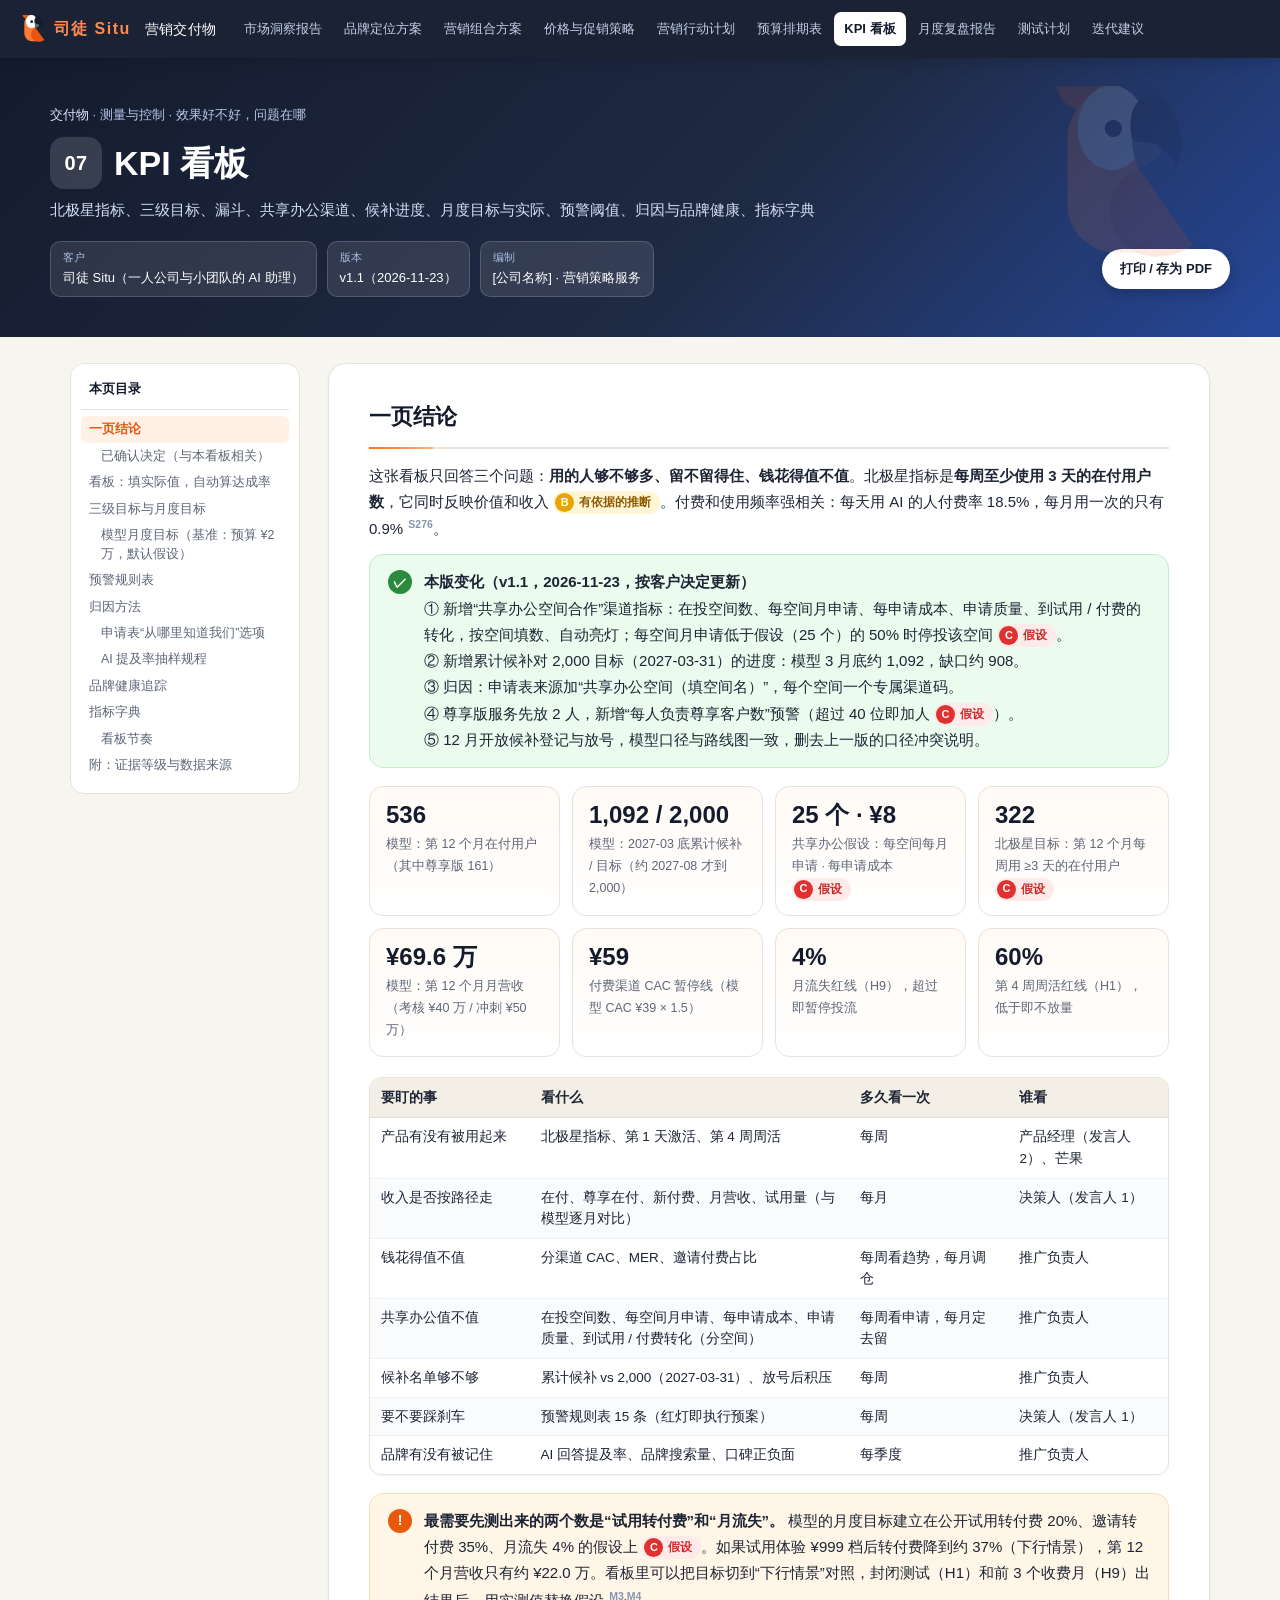
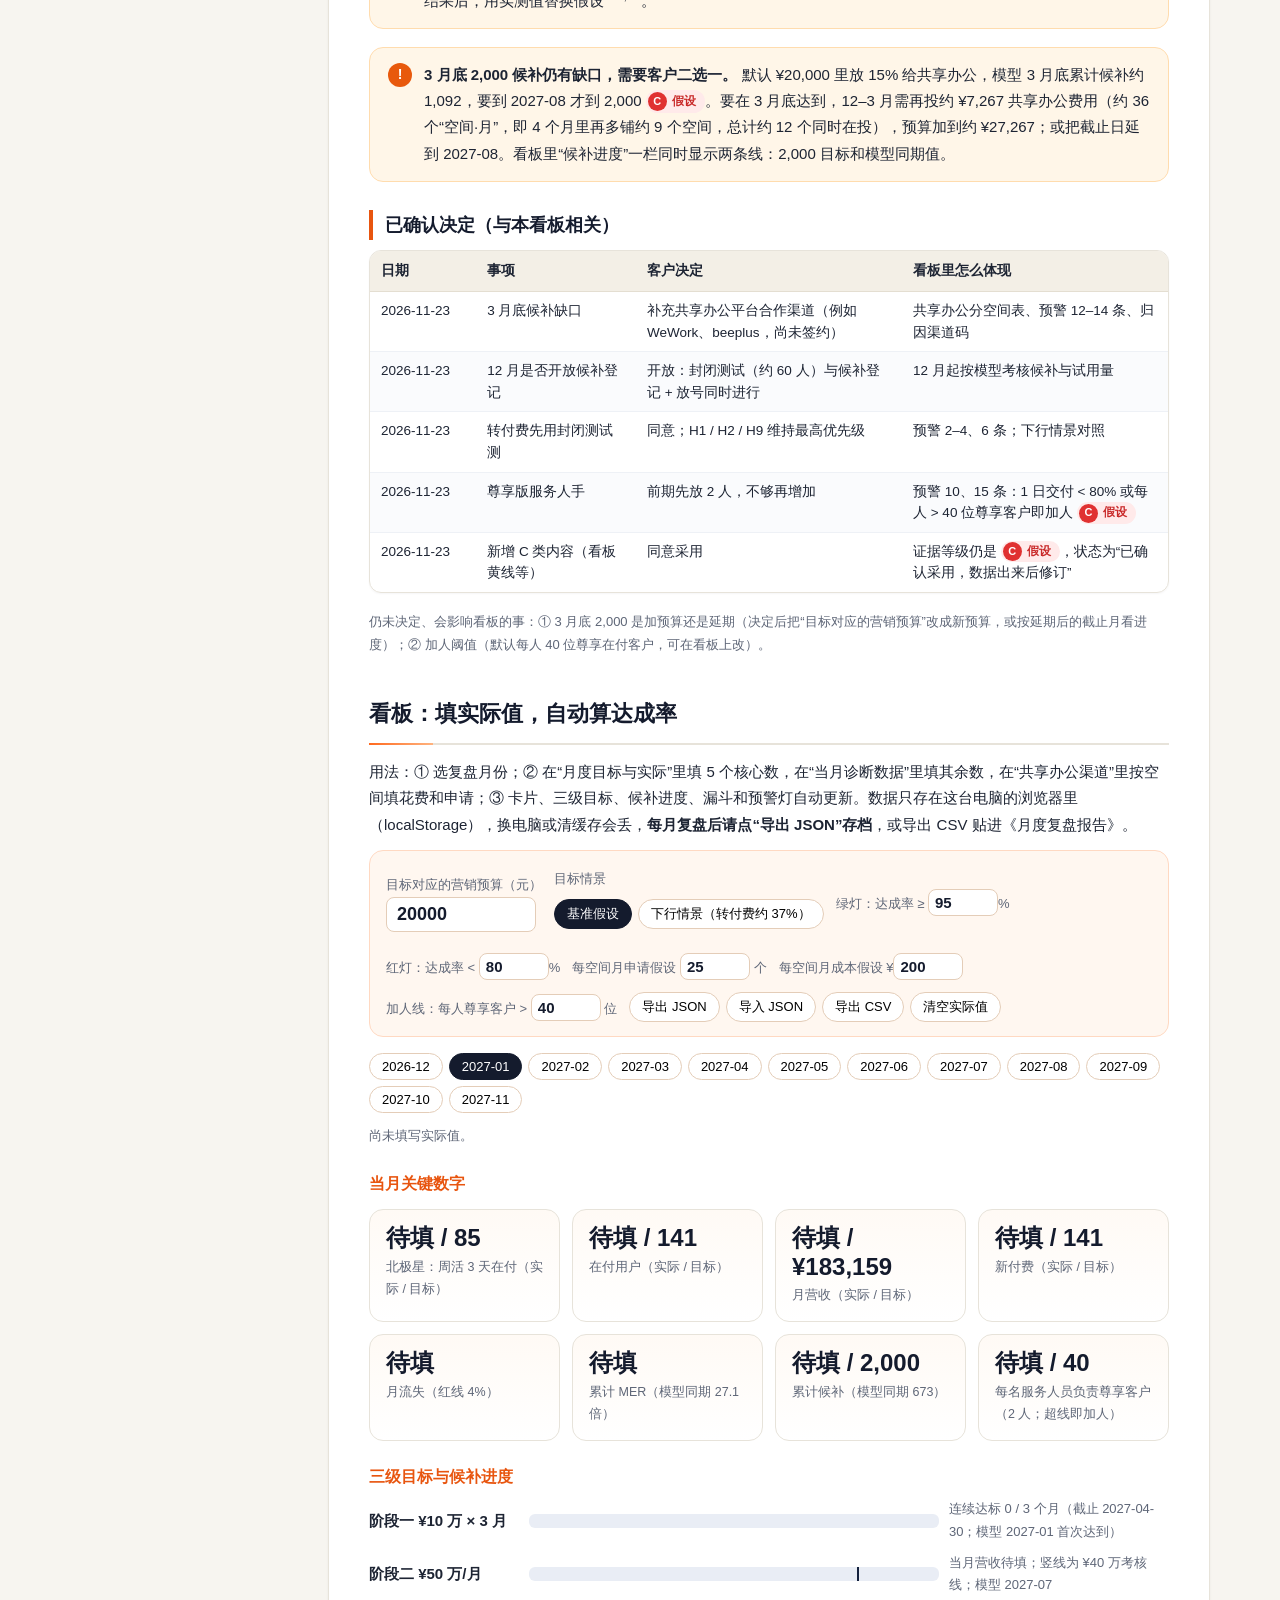
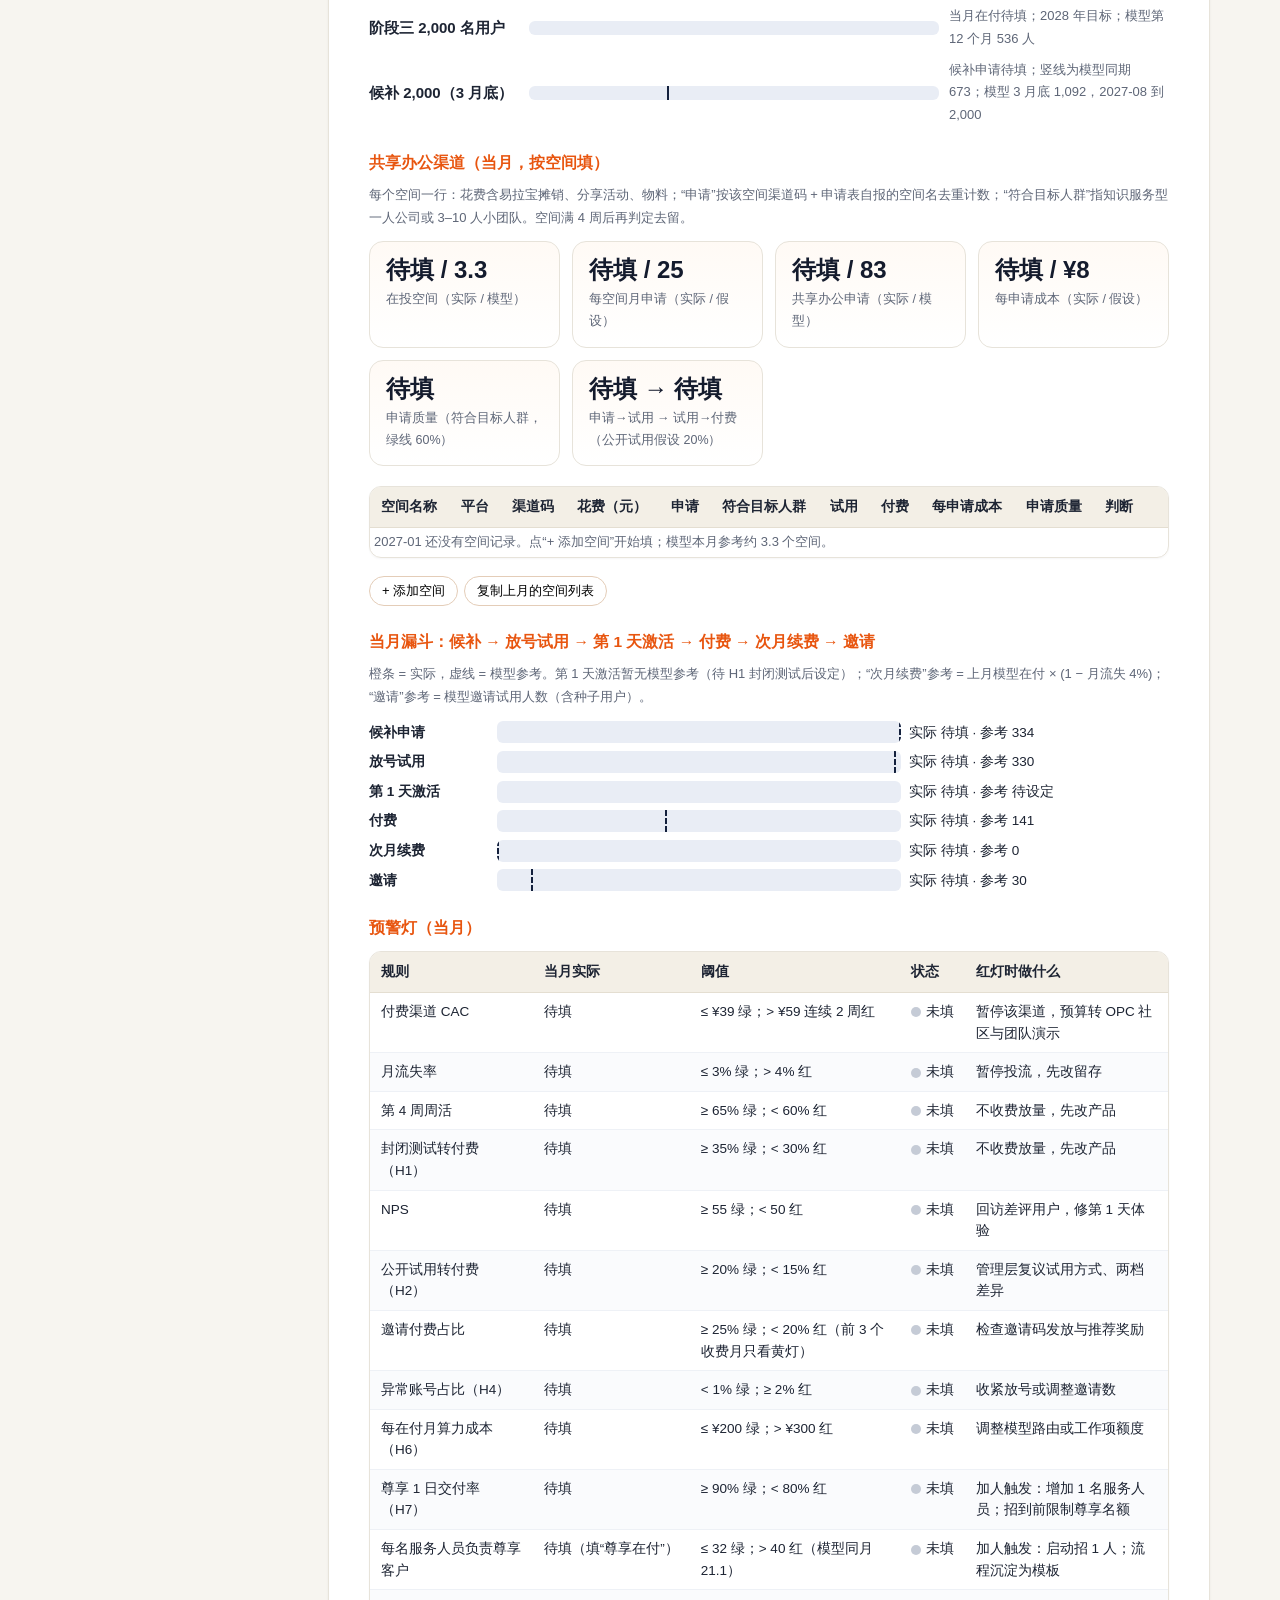
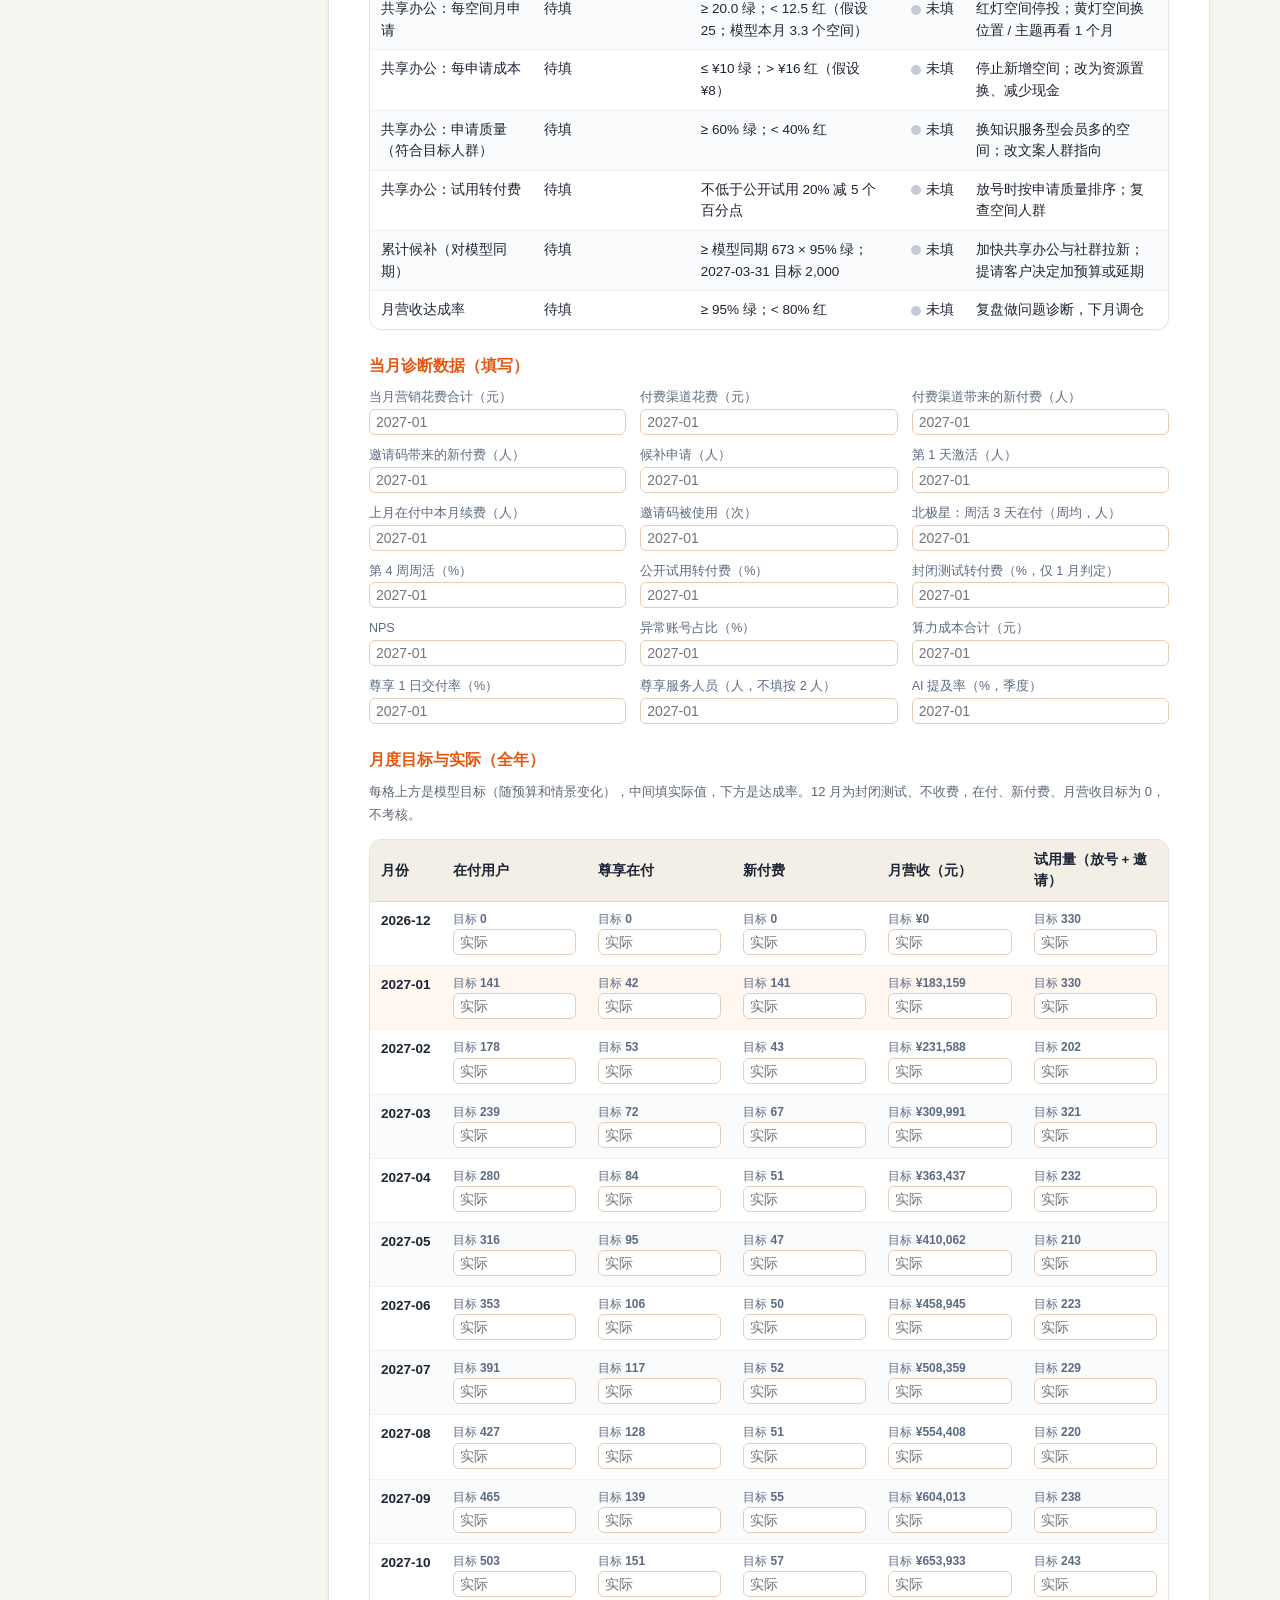
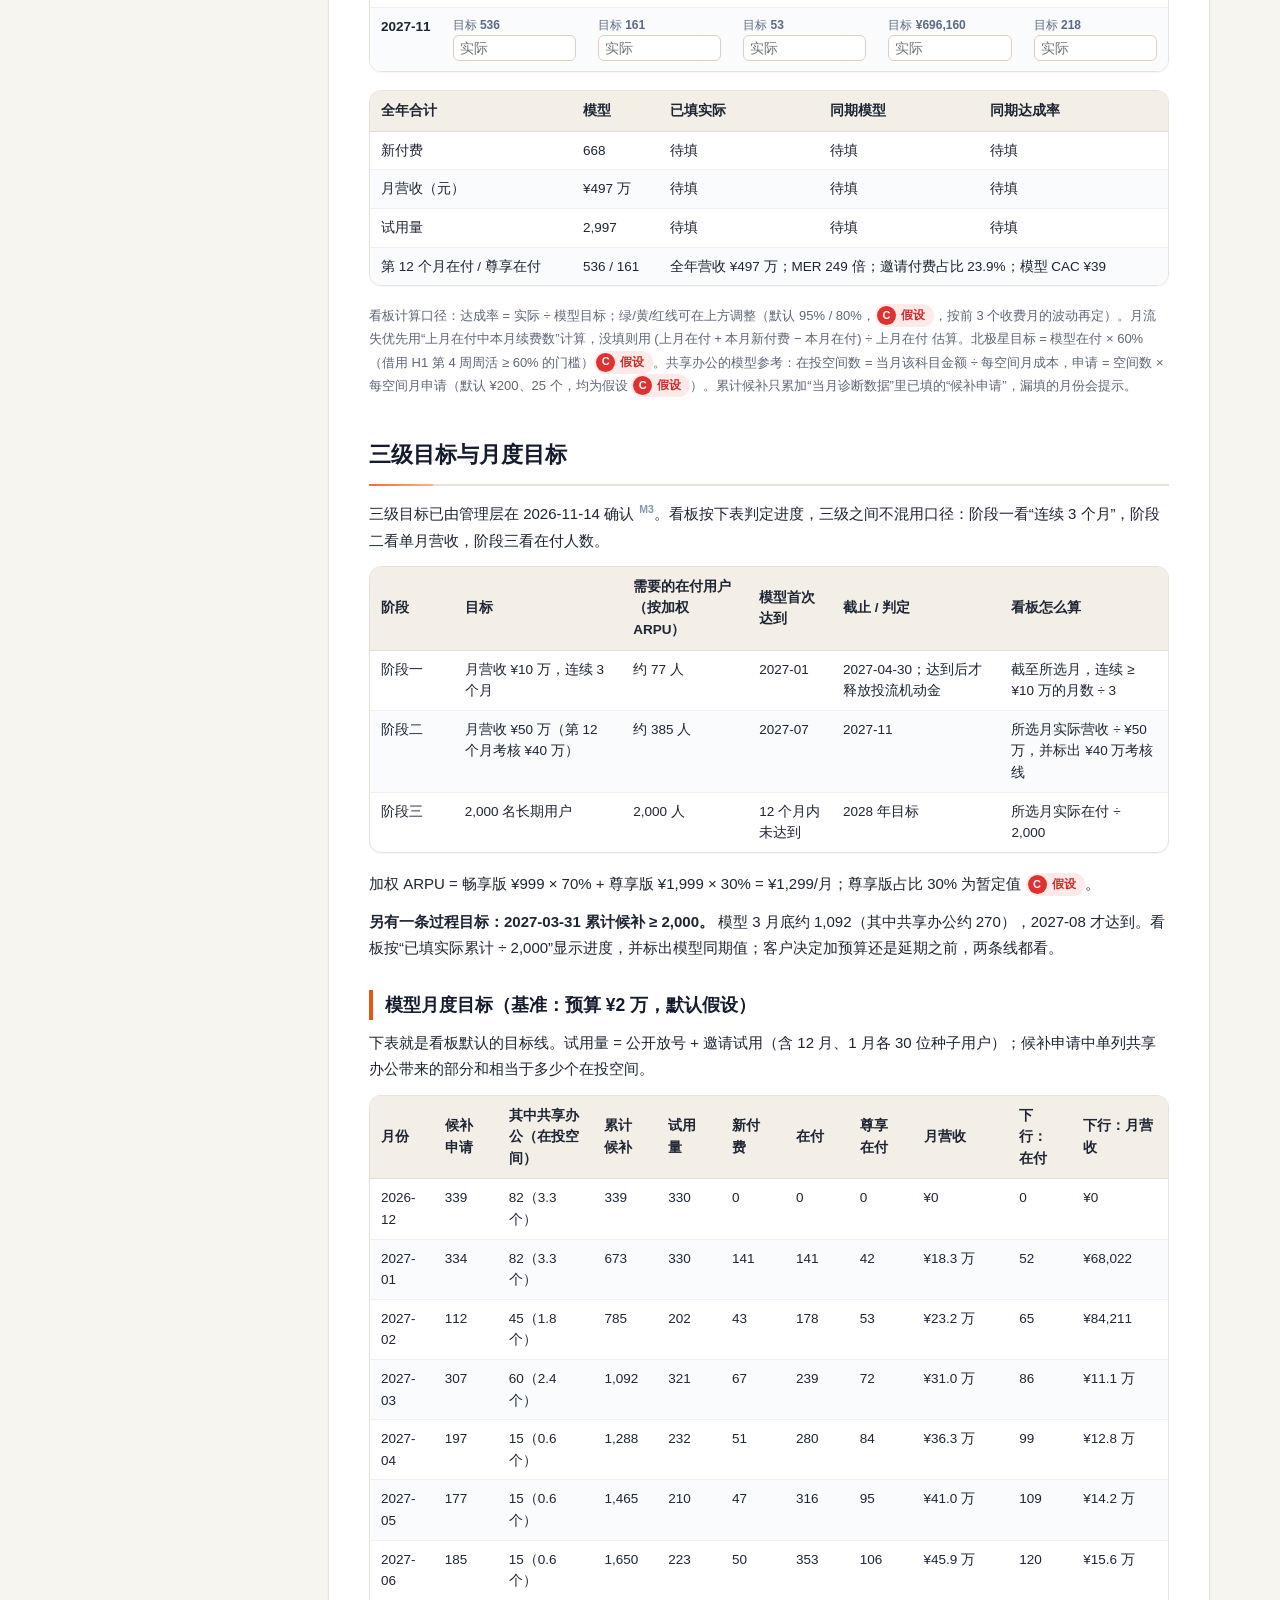
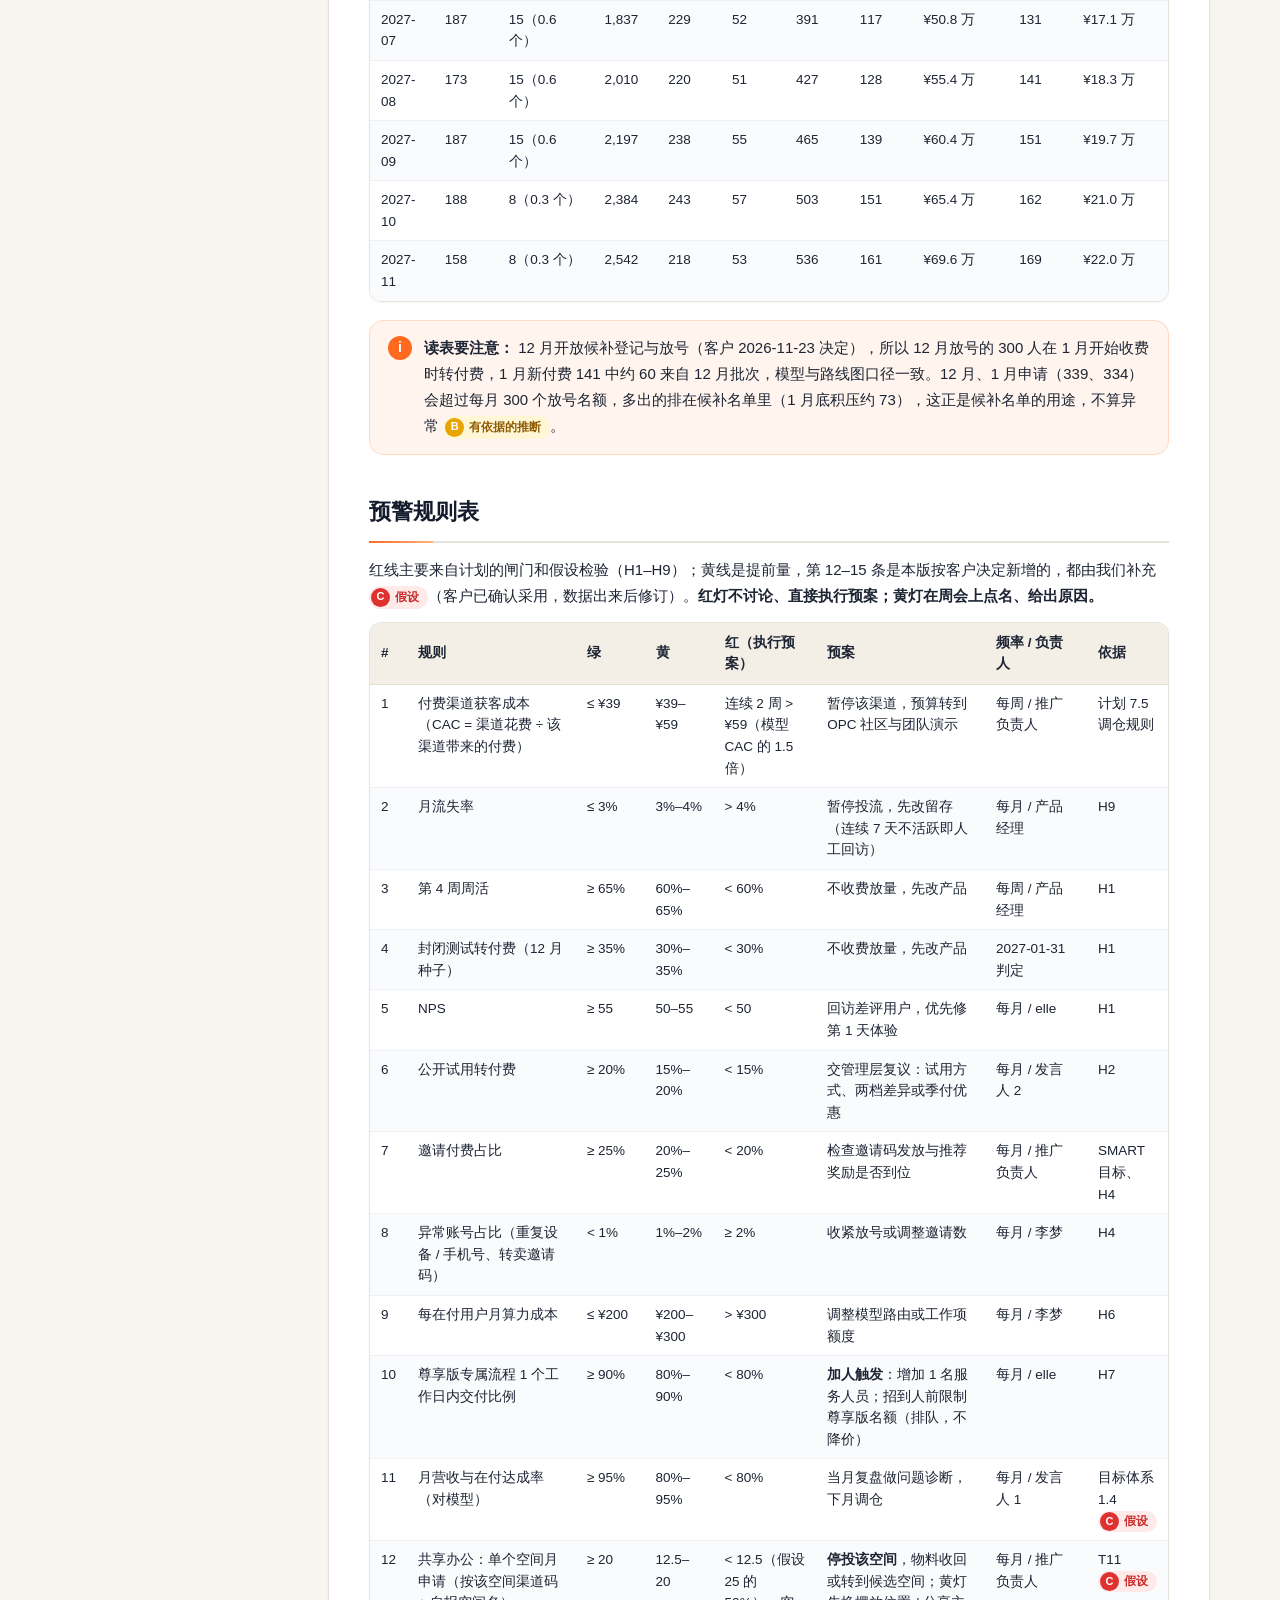
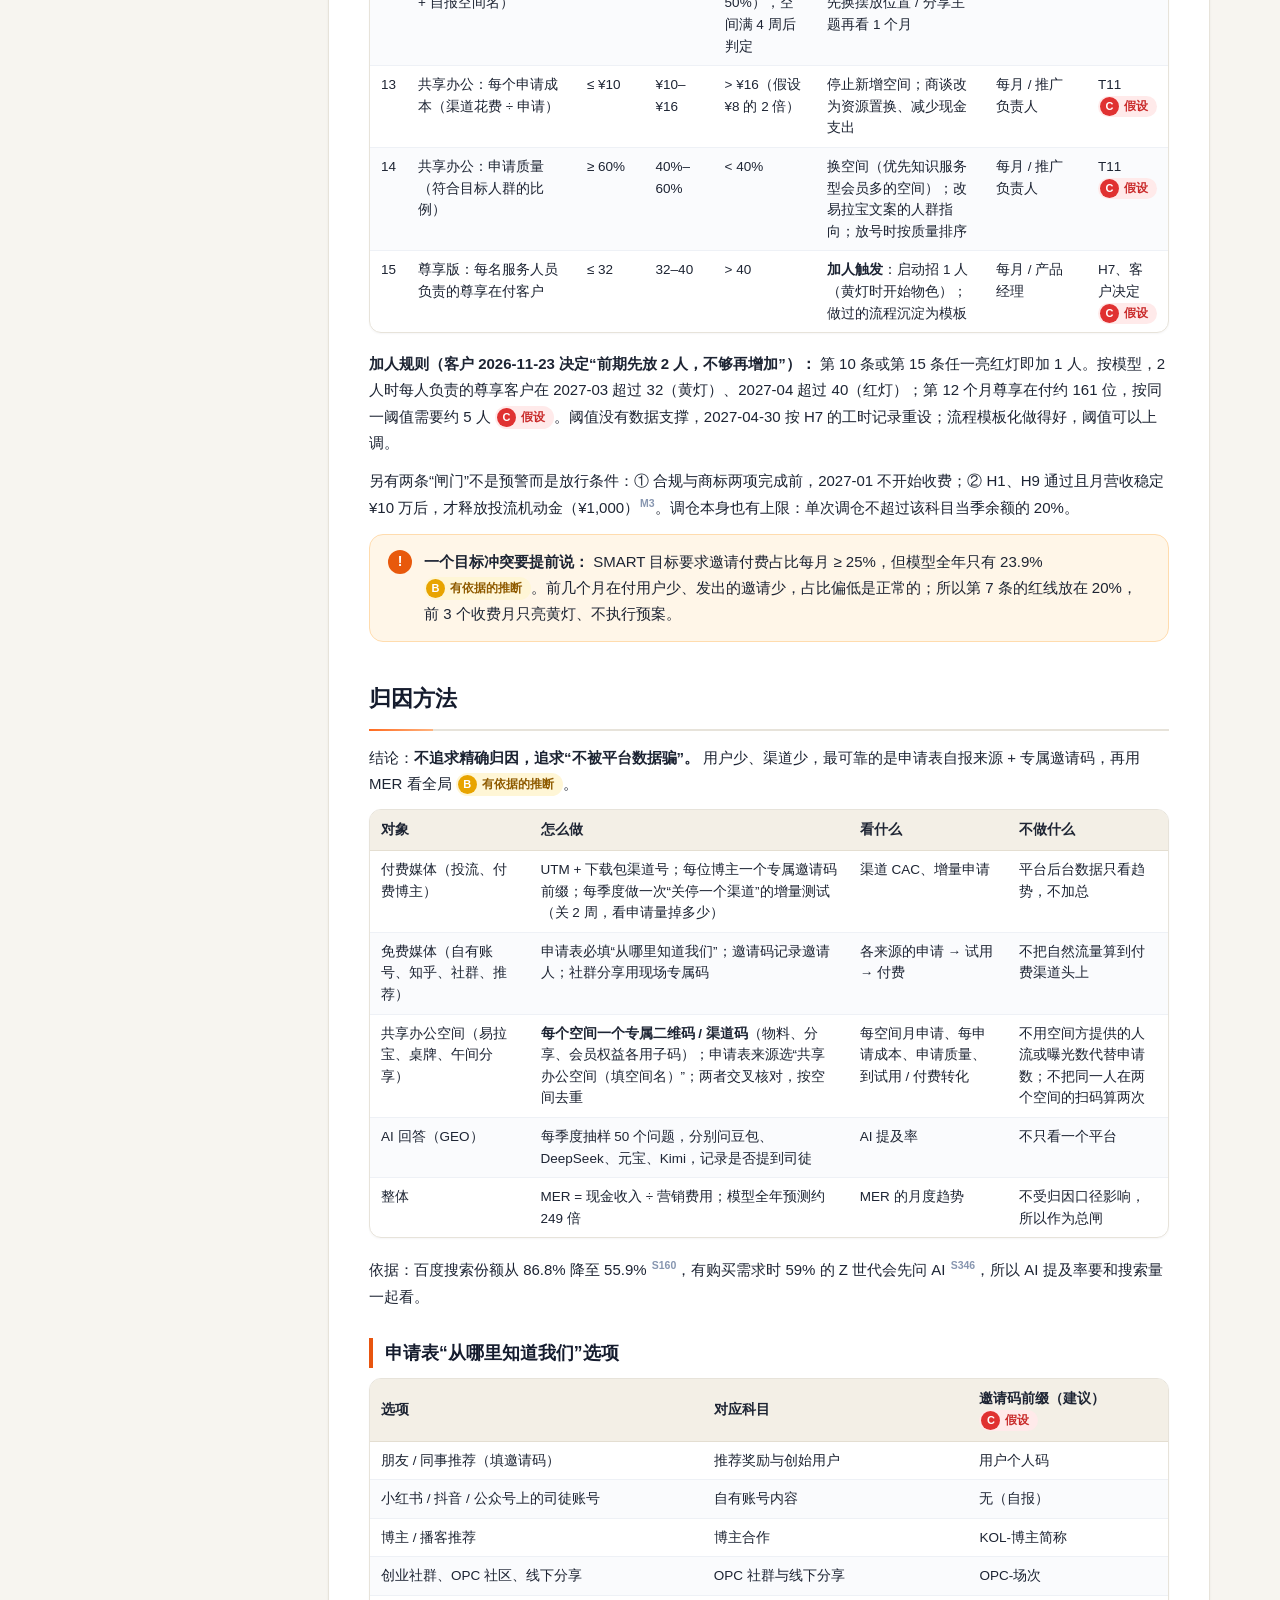
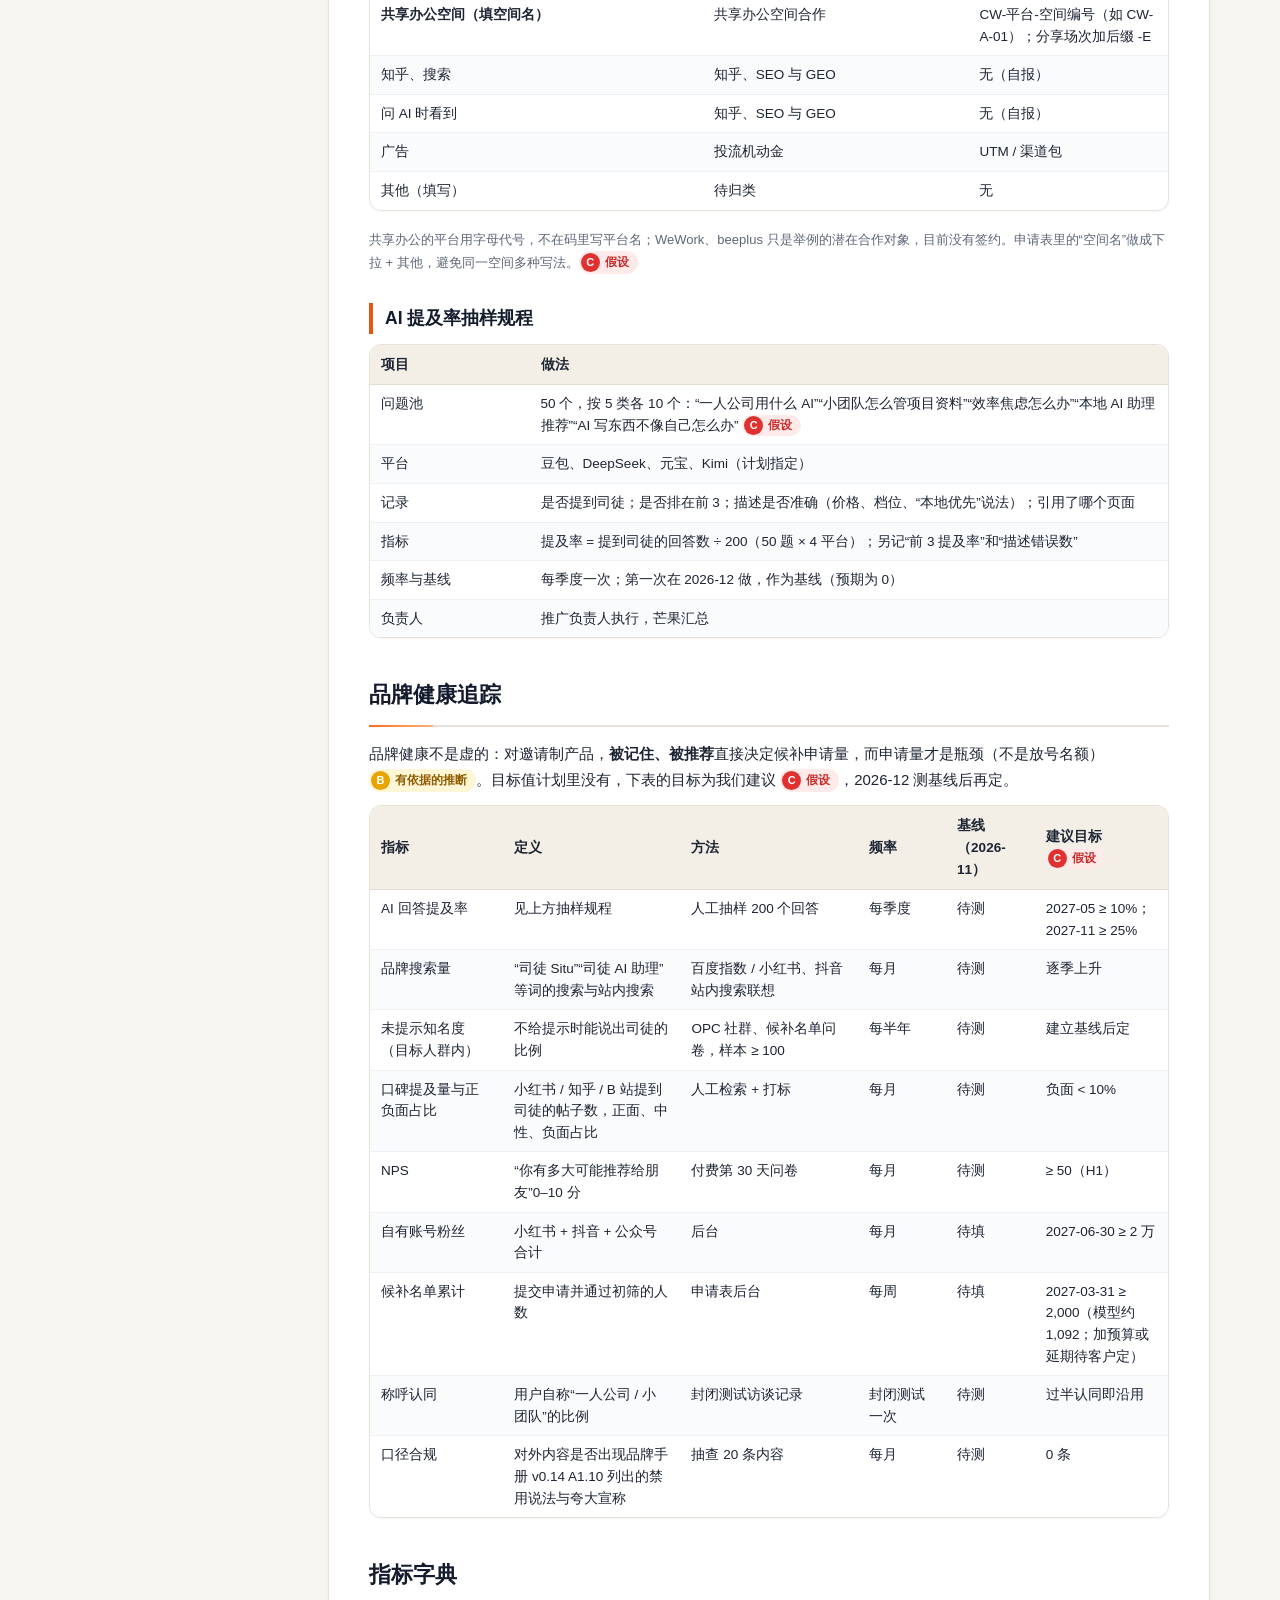
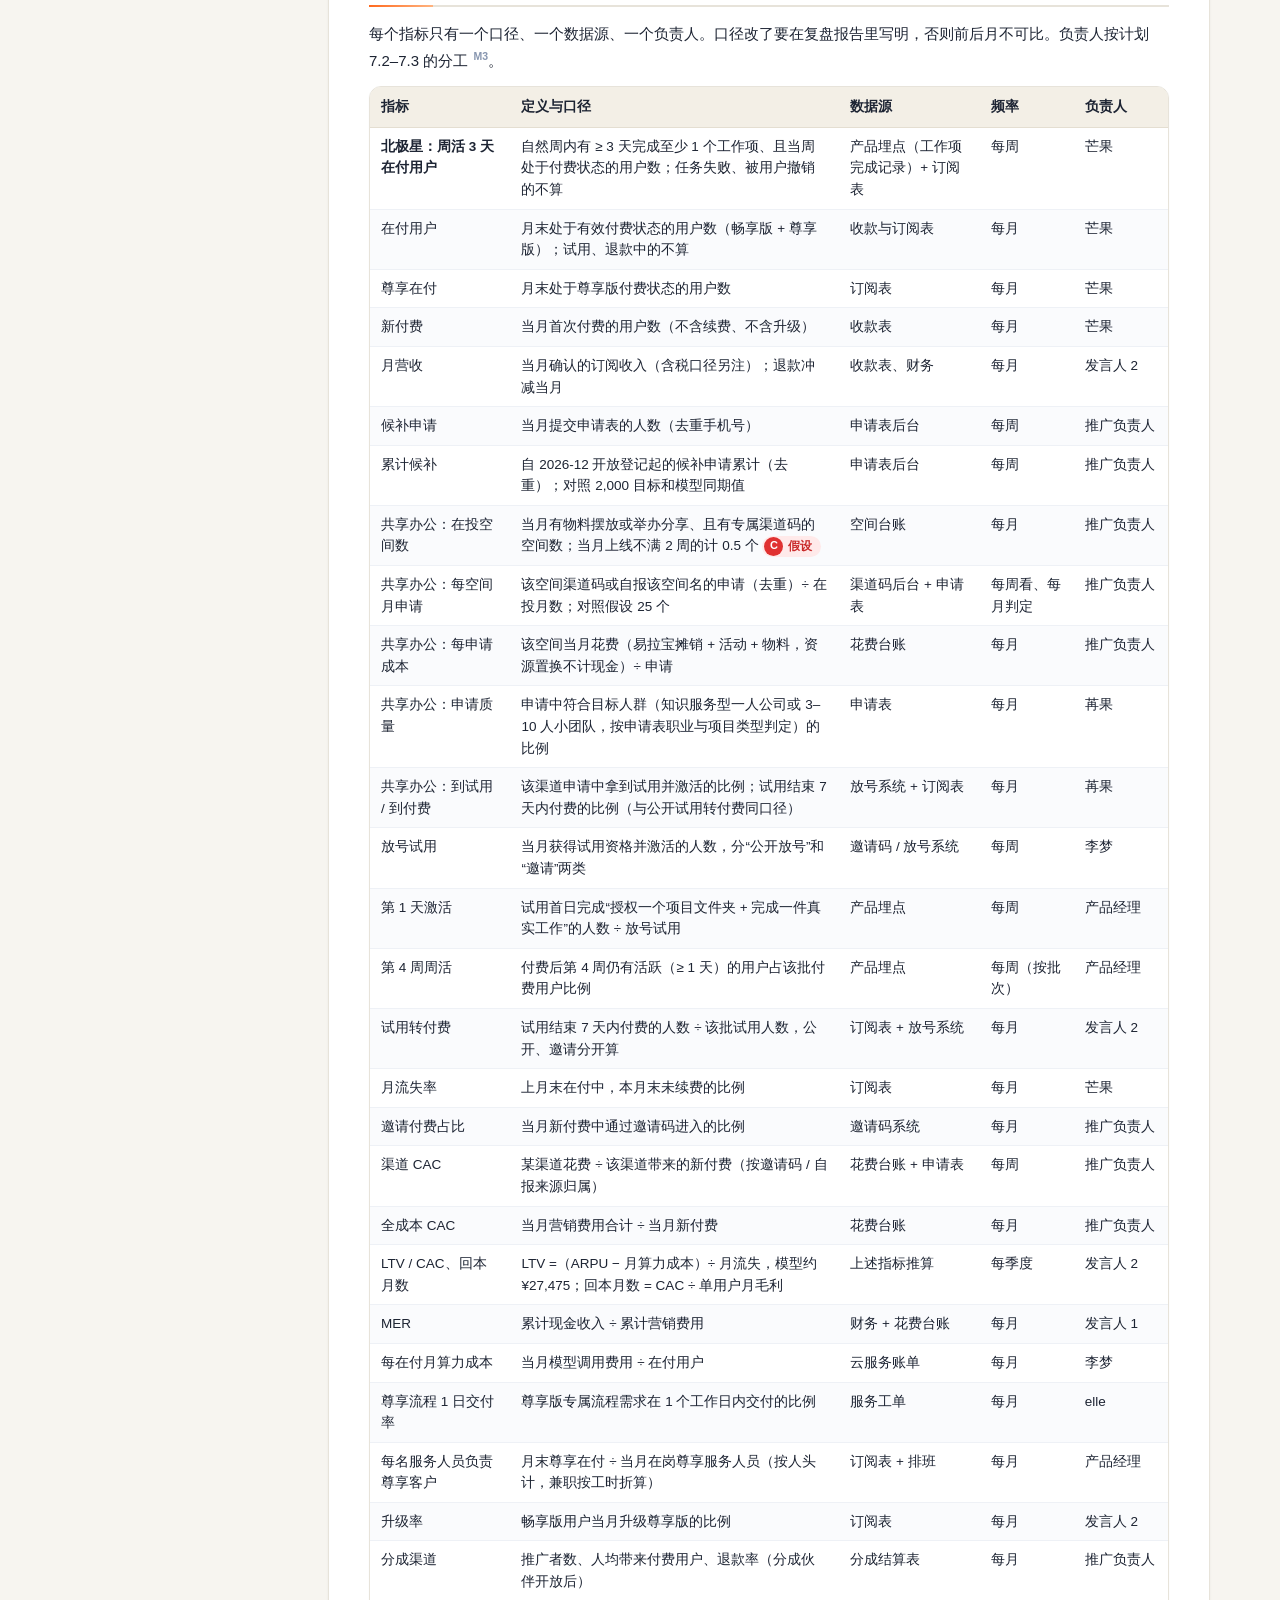
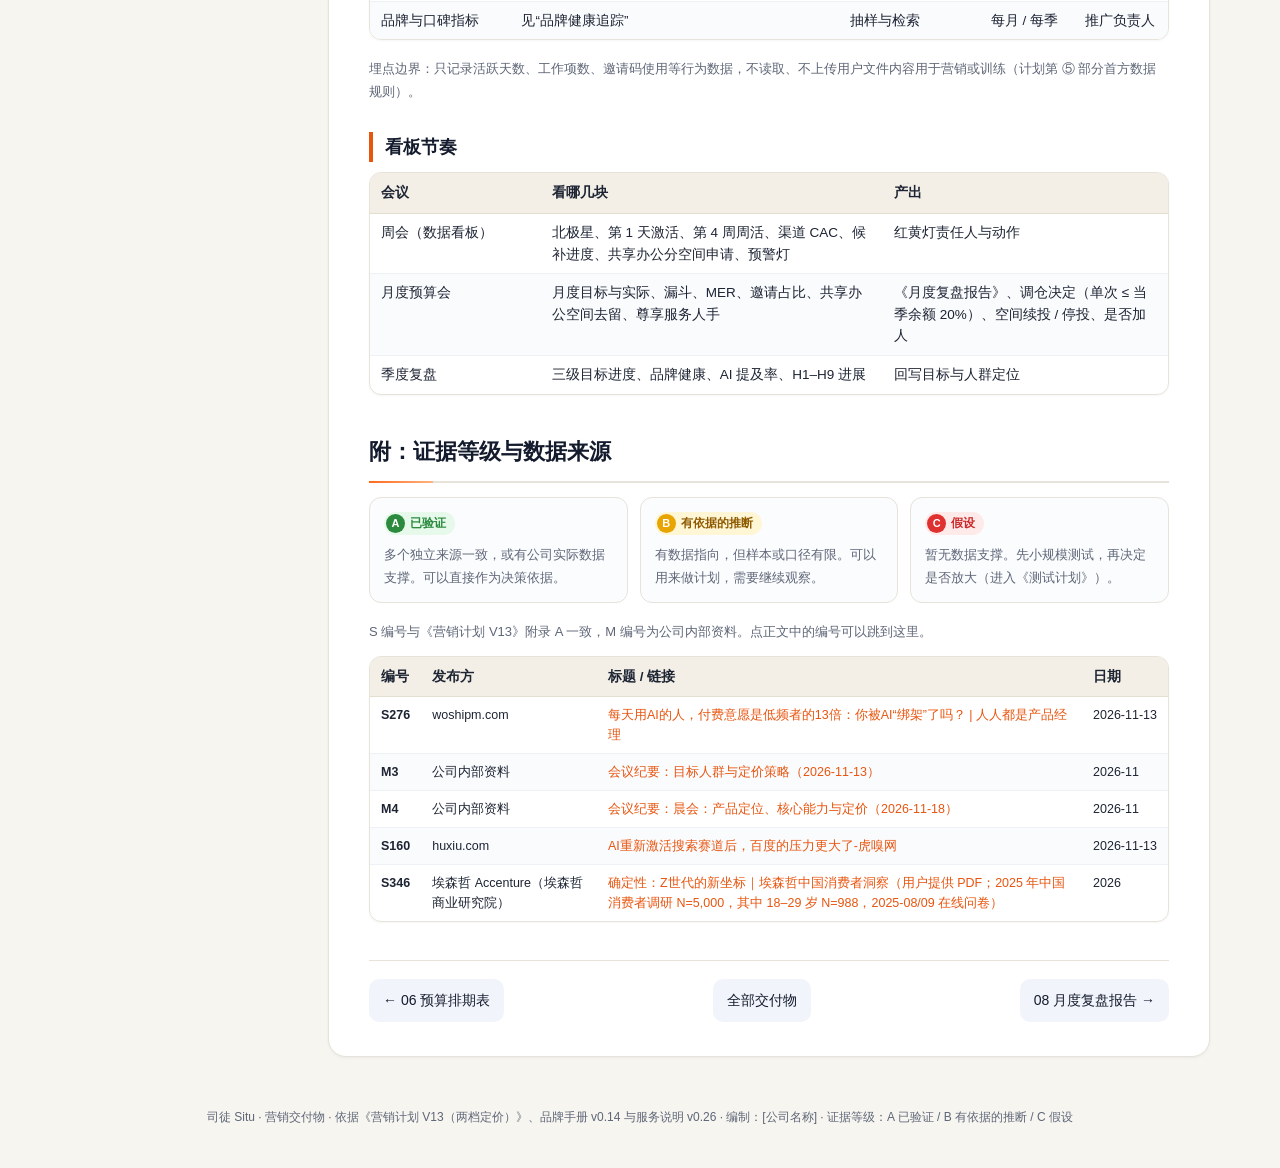
<file: public/d07.html>
<!DOCTYPE html>
<html lang="zh-CN"><head><meta charset="UTF-8"><meta name="viewport" content="width=device-width, initial-scale=1">
<title>KPI 看板 · 司徒 Situ 营销交付物</title>
<link rel="icon" href="favicon.svg"><link rel="stylesheet" href="assets/style.css"><style>
.ctrl input.sm{width:70px;font-size:15px;padding:4px 6px;border:1px solid #E4CDB8;border-radius:8px}
.kbtn{display:flex;gap:6px;flex-wrap:wrap}
.kmt td{vertical-align:top;min-width:110px}
.kmt td:first-child{min-width:70px;font-weight:700;white-space:nowrap}
.kmt .tg{font-size:12px;color:#5d6b82;white-space:nowrap}
.kmt input,.dxg input{width:100%;box-sizing:border-box;padding:4px 6px;border:1px solid #E4CDB8;border-radius:6px;font-size:14px;font-family:inherit;background:#fff}
.kmt tr.cur td{background:#FFF7F0}
.rt{font-size:12px;margin-top:2px;white-space:nowrap}
.dot{display:inline-block;width:10px;height:10px;border-radius:50%;margin-right:5px;vertical-align:middle}
.d-ok{background:#2b8a3e}.d-warn{background:#f08c00}.d-bad{background:#e03131}.d-na{background:#c5cbd6}
.dxg{display:grid;grid-template-columns:repeat(auto-fit,minmax(210px,1fr));gap:10px 14px;margin:8px 0 16px}
.dxg label{font-size:12.5px;color:#5d6b82;display:block}
.tier{display:grid;grid-template-columns:150px 1fr 220px;gap:10px;align-items:center;margin:8px 0}
.tier .bar{height:14px;position:relative}
.tier .bar b{position:absolute;top:-3px;width:2px;height:20px;background:#14213d}
.fun{display:grid;grid-template-columns:120px 1fr 260px;gap:8px;align-items:center;margin:6px 0;font-size:13.5px}
.fun .tr{height:22px;background:#e9edf5;border-radius:6px;position:relative;overflow:hidden}
.fun .tr i{position:absolute;left:0;top:0;bottom:0;background:linear-gradient(90deg,#FF6A1F,#FFB37F);border-radius:6px}
.fun .tr s{position:absolute;left:0;top:0;bottom:0;border-right:2px dashed #14213d;text-decoration:none}
.cardk.ok{border-color:#c3ecca;background:#f3fcf5}.cardk.warn{border-color:#ffdcae;background:#fffaf0}.cardk.bad{border-color:#ffc9c9;background:#fff5f5}
.kcw td{padding:4px 4px;vertical-align:middle}.kcw td input{min-width:64px}.kcw td:first-child input{min-width:120px}
.kcw input{width:100%;box-sizing:border-box;padding:4px 6px;border:1px solid #E4CDB8;border-radius:6px;font-size:13.5px;font-family:inherit;background:#fff}
.kcw td[data-o]{font-size:12.5px;white-space:nowrap}.kdel{border:1px solid #E4CDB8;background:#fff;border-radius:50%;width:24px;height:24px;cursor:pointer;color:#c92a2a}
.kbtn button{border:1px solid #E4CDB8;background:#fff;border-radius:999px;padding:5px 12px;cursor:pointer;font-size:13px;font-family:inherit}
@media print{.ctrl,.kbtn,#k-mon,.kdel{display:none}}
</style></head>
<body>
<header class="top"><a class="logo" href="index.html"><img src="assets/logo.svg" alt=""><b>司徒 Situ</b>营销交付物</a>
<nav class="topnav"><a href="d01.html">市场洞察报告</a><a href="d02.html">品牌定位方案</a><a href="d03.html">营销组合方案</a><a href="d04.html">价格与促销策略</a><a href="d05.html">营销行动计划</a><a href="d06.html">预算排期表</a><a href="d07.html" class=on>KPI 看板</a><a href="d08.html">月度复盘报告</a><a href="d09.html">测试计划</a><a href="d10.html">迭代建议</a></nav></header>
<section class="hero stage-control"><div class="in">
<div class="crumb"><a href="index.html">交付物</a> · 测量与控制 · 效果好不好，问题在哪</div>
<h1><span class="ic">07</span>KPI 看板</h1><p class="sub">北极星指标、三级目标、漏斗、共享办公渠道、候补进度、月度目标与实际、预警阈值、归因与品牌健康、指标字典</p>
<div class="meta"><div><span>客户</span>司徒 Situ（一人公司与小团队的 AI 助理）</div><div><span>版本</span>v1.1（2026-11-23）</div><div><span>编制</span>[公司名称] · 营销策略服务</div><a class="dl" href="javascript:window.print()">打印 / 存为 PDF</a></div>
</div></section>
<div class="layout"><aside class="toc"><div class="tt">本页目录</div><a class="t1" href="#s1">一页结论</a><a class="t2" href="#s1-1">已确认决定（与本看板相关）</a><a class="t1" href="#s2">看板：填实际值，自动算达成率</a><a class="t1" href="#s3">三级目标与月度目标</a><a class="t2" href="#s3-1">模型月度目标（基准：预算 ¥2 万，默认假设）</a><a class="t1" href="#s4">预警规则表</a><a class="t1" href="#s5">归因方法</a><a class="t2" href="#s5-1">申请表“从哪里知道我们”选项</a><a class="t2" href="#s5-2">AI 提及率抽样规程</a><a class="t1" href="#s6">品牌健康追踪</a><a class="t1" href="#s7">指标字典</a><a class="t2" href="#s7-1">看板节奏</a><a class="t1" href="#s8">附：证据等级与数据来源</a></aside>
<main class="doc"><h2 class="h1" id="s1">一页结论</h2>
<p>这张看板只回答三个问题：<b>用的人够不够多、留不留得住、钱花得值不值</b>。北极星指标是<b>每周至少使用 3 天的在付用户数</b>，它同时反映价值和收入 <span class="ev evb" title="证据等级：B 有依据的推断"><i>B</i>有依据的推断</span>。付费和使用频率强相关：每天用 AI 的人付费率 18.5%，每月用一次的只有 0.9% <sup class="ref"><a href="#src-S276" title="woshipm.com · 每天用AI的人，付费意愿是低频者的13倍：你被AI“绑架”了吗？ | 人人都是产品经理">S276</a></sup>。</p>
<div class="box ok"><span class="bi">✓</span><div><b>本版变化（v1.1，2026-11-23，按客户决定更新）</b><br>① 新增“共享办公空间合作”渠道指标：在投空间数、每空间月申请、每申请成本、申请质量、到试用 / 付费的转化，按空间填数、自动亮灯；每空间月申请低于假设（25 个）的 50% 时停投该空间 <span class="ev evc" title="证据等级：C 假设"><i>C</i>假设</span>。<br>② 新增累计候补对 2,000 目标（2027-03-31）的进度：模型 3 月底约 1,092，缺口约 908。<br>③ 归因：申请表来源加“共享办公空间（填空间名）”，每个空间一个专属渠道码。<br>④ 尊享版服务先放 2 人，新增“每人负责尊享客户数”预警（超过 40 位即加人 <span class="ev evc" title="证据等级：C 假设"><i>C</i>假设</span>）。<br>⑤ 12 月开放候补登记与放号，模型口径与路线图一致，删去上一版的口径冲突说明。</div></div>
<div class="cards"><div class="cardk"><div class="v">536</div><div class="l">模型：第 12 个月在付用户（其中尊享版 161）</div></div><div class="cardk"><div class="v">1,092 / 2,000</div><div class="l">模型：2027-03 底累计候补 / 目标（约 2027-08 才到 2,000）</div></div><div class="cardk"><div class="v">25 个 · ¥8</div><div class="l">共享办公假设：每空间每月申请 · 每申请成本 <span class="ev evc" title="证据等级：C 假设"><i>C</i>假设</span></div></div><div class="cardk"><div class="v">322</div><div class="l">北极星目标：第 12 个月每周用 ≥3 天的在付用户 <span class="ev evc" title="证据等级：C 假设"><i>C</i>假设</span></div></div><div class="cardk"><div class="v">¥69.6 万</div><div class="l">模型：第 12 个月月营收（考核 ¥40 万 / 冲刺 ¥50 万）</div></div><div class="cardk"><div class="v">¥59</div><div class="l">付费渠道 CAC 暂停线（模型 CAC ¥39 × 1.5）</div></div><div class="cardk"><div class="v">4%</div><div class="l">月流失红线（H9），超过即暂停投流</div></div><div class="cardk"><div class="v">60%</div><div class="l">第 4 周周活红线（H1），低于即不放量</div></div></div>
<div class="tw"><table><colgroup><col style="width:20.0%"><col style="width:40.0%"><col style="width:20.0%"><col style="width:20.0%"></colgroup><thead><tr><th>要盯的事</th><th>看什么</th><th>多久看一次</th><th>谁看</th></tr></thead><tbody><tr><td>产品有没有被用起来</td><td>北极星指标、第 1 天激活、第 4 周周活</td><td>每周</td><td>产品经理（发言人 2）、芒果</td></tr><tr><td>收入是否按路径走</td><td>在付、尊享在付、新付费、月营收、试用量（与模型逐月对比）</td><td>每月</td><td>决策人（发言人 1）</td></tr><tr><td>钱花得值不值</td><td>分渠道 CAC、MER、邀请付费占比</td><td>每周看趋势，每月调仓</td><td>推广负责人</td></tr><tr><td>共享办公值不值</td><td>在投空间数、每空间月申请、每申请成本、申请质量、到试用 / 付费转化（分空间）</td><td>每周看申请，每月定去留</td><td>推广负责人</td></tr><tr><td>候补名单够不够</td><td>累计候补 vs 2,000（2027-03-31）、放号后积压</td><td>每周</td><td>推广负责人</td></tr><tr><td>要不要踩刹车</td><td>预警规则表 15 条（红灯即执行预案）</td><td>每周</td><td>决策人（发言人 1）</td></tr><tr><td>品牌有没有被记住</td><td>AI 回答提及率、品牌搜索量、口碑正负面</td><td>每季度</td><td>推广负责人</td></tr></tbody></table></div>
<div class="box warn"><span class="bi">!</span><div><b>最需要先测出来的两个数是“试用转付费”和“月流失”。</b> 模型的月度目标建立在公开试用转付费 20%、邀请转付费 35%、月流失 4% 的假设上 <span class="ev evc" title="证据等级：C 假设"><i>C</i>假设</span>。如果试用体验 ¥999 档后转付费降到约 37%（下行情景），第 12 个月营收只有约 ¥22.0 万。看板里可以把目标切到“下行情景”对照，封闭测试（H1）和前 3 个收费月（H9）出结果后，用实测值替换假设 <sup class="ref"><a href="#src-M3" title="公司内部资料 · 会议纪要：目标人群与定价策略（2026-11-13）">M3</a>,<a href="#src-M4" title="公司内部资料 · 会议纪要：晨会：产品定位、核心能力与定价（2026-11-18）">M4</a></sup>。</div></div>
<div class="box warn"><span class="bi">!</span><div><b>3 月底 2,000 候补仍有缺口，需要客户二选一。</b> 默认 ¥20,000 里放 15% 给共享办公，模型 3 月底累计候补约 1,092，要到 2027-08 才到 2,000 <span class="ev evc" title="证据等级：C 假设"><i>C</i>假设</span>。要在 3 月底达到，12–3 月需再投约 ¥7,267 共享办公费用（约 36 个“空间·月”，即 4 个月里再多铺约 9 个空间，总计约 12 个同时在投），预算加到约 ¥27,267；或把截止日延到 2027-08。看板里“候补进度”一栏同时显示两条线：2,000 目标和模型同期值。</div></div>
<h3 class="h2" id="s1-1">已确认决定（与本看板相关）</h3>
<div class="tw"><table><colgroup><col style="width:13.3%"><col style="width:20.0%"><col style="width:33.3%"><col style="width:33.3%"></colgroup><thead><tr><th>日期</th><th>事项</th><th>客户决定</th><th>看板里怎么体现</th></tr></thead><tbody><tr><td>2026-11-23</td><td>3 月底候补缺口</td><td>补充共享办公平台合作渠道（例如 WeWork、beeplus，尚未签约）</td><td>共享办公分空间表、预警 12–14 条、归因渠道码</td></tr><tr><td>2026-11-23</td><td>12 月是否开放候补登记</td><td>开放：封闭测试（约 60 人）与候补登记 + 放号同时进行</td><td>12 月起按模型考核候补与试用量</td></tr><tr><td>2026-11-23</td><td>转付费先用封闭测试测</td><td>同意；H1 / H2 / H9 维持最高优先级</td><td>预警 2–4、6 条；下行情景对照</td></tr><tr><td>2026-11-23</td><td>尊享版服务人手</td><td>前期先放 2 人，不够再增加</td><td>预警 10、15 条：1 日交付 &lt; 80% 或每人 &gt; 40 位尊享客户即加人 <span class="ev evc" title="证据等级：C 假设"><i>C</i>假设</span></td></tr><tr><td>2026-11-23</td><td>新增 C 类内容（看板黄线等）</td><td>同意采用</td><td>证据等级仍是 <span class="ev evc" title="证据等级：C 假设"><i>C</i>假设</span>，状态为“已确认采用，数据出来后修订”</td></tr></tbody></table></div>
<p class="note">仍未决定、会影响看板的事：① 3 月底 2,000 是加预算还是延期（决定后把“目标对应的营销预算”改成新预算，或按延期后的截止月看进度）；② 加人阈值（默认每人 40 位尊享在付客户，可在看板上改）。</p>
<h2 class="h1" id="s2">看板：填实际值，自动算达成率</h2>
<p>用法：① 选复盘月份；② 在“月度目标与实际”里填 5 个核心数，在“当月诊断数据”里填其余数，在“共享办公渠道”里按空间填花费和申请；③ 卡片、三级目标、候补进度、漏斗和预警灯自动更新。数据只存在这台电脑的浏览器里（localStorage），换电脑或清缓存会丢，<b>每月复盘后请点“导出 JSON”存档</b>，或导出 CSV 贴进《月度复盘报告》。</p>

<div class="ctrl" id="k-ctrl">
 <label>目标对应的营销预算（元）<br><input type="number" id="k-budget" min="1000" step="1000" value="20000"></label>
 <div><label>目标情景</label><div class="chips" id="k-scen"><button data-s="base" class="on">基准假设</button><button data-s="down">下行情景（转付费约 37%）</button></div></div>
 <label>绿灯：达成率 ≥ <input type="number" id="k-g" class="sm" value="95" min="0" max="200">%</label>
 <label>红灯：达成率 &lt; <input type="number" id="k-r" class="sm" value="80" min="0" max="200">%</label>
 <label>每空间月申请假设 <input type="number" id="k-ca" class="sm" value="25" min="1" step="1"> 个</label>
 <label>每空间月成本假设 ¥<input type="number" id="k-cc" class="sm" value="200" min="1" step="10"></label>
 <label>加人线：每人尊享客户 &gt; <input type="number" id="k-sm" class="sm" value="40" min="1" step="1"> 位</label>
 <div class="kbtn"><button id="k-exp">导出 JSON</button><button id="k-imp">导入 JSON</button><button id="k-csv">导出 CSV</button><button id="k-clr">清空实际值</button><input type="file" id="k-file" accept=".json,application/json" hidden></div>
</div>
<div class="chips" id="k-mon"></div>
<p class="note" id="k-save">尚未填写实际值。</p>
<h4 class="h3">当月关键数字</h4>
<div class="cards" id="k-cards"></div>
<h4 class="h3">三级目标与候补进度</h4>
<div id="k-tier"></div>
<h4 class="h3">共享办公渠道（当月，按空间填）</h4>
<p class="note">每个空间一行：花费含易拉宝摊销、分享活动、物料；“申请”按该空间渠道码 + 申请表自报的空间名去重计数；“符合目标人群”指知识服务型一人公司或 3–10 人小团队。空间满 4 周后再判定去留。</p>
<div class="cards" id="k-cowc"></div>
<div class="tw"><table id="k-cow" class="kcw"><thead><tr><th>空间名称</th><th>平台</th><th>渠道码</th><th>花费（元）</th><th>申请</th><th>符合目标人群</th><th>试用</th><th>付费</th><th>每申请成本</th><th>申请质量</th><th>判断</th><th></th></tr></thead><tbody></tbody></table></div>
<div class="kbtn"><button id="k-cadd">+ 添加空间</button><button id="k-ccopy">复制上月的空间列表</button></div>
<h4 class="h3">当月漏斗：候补 → 放号试用 → 第 1 天激活 → 付费 → 次月续费 → 邀请</h4>
<div id="k-funnel"></div>
<h4 class="h3">预警灯（当月）</h4>
<div class="tw"><table id="k-alert"><thead><tr><th>规则</th><th>当月实际</th><th>阈值</th><th>状态</th><th>红灯时做什么</th></tr></thead><tbody></tbody></table></div>
<h4 class="h3">当月诊断数据（填写）</h4>
<div class="dxg" id="k-dx"></div>
<h4 class="h3">月度目标与实际（全年）</h4>
<p class="note">每格上方是模型目标（随预算和情景变化），中间填实际值，下方是达成率。12 月为封闭测试、不收费，在付、新付费、月营收目标为 0，不考核。</p>
<div class="tw"><table id="k-month" class="kmt"><thead><tr><th>月份</th><th>在付用户</th><th>尊享在付</th><th>新付费</th><th>月营收（元）</th><th>试用量（放号 + 邀请）</th></tr></thead><tbody></tbody></table></div>
<div class="tw"><table id="k-sum"><thead><tr><th>全年合计</th><th>模型</th><th>已填实际</th><th>同期模型</th><th>同期达成率</th></tr></thead><tbody></tbody></table></div>

<p class="note">看板计算口径：达成率 = 实际 ÷ 模型目标；绿/黄/红线可在上方调整（默认 95% / 80%，<span class="ev evc" title="证据等级：C 假设"><i>C</i>假设</span>，按前 3 个收费月的波动再定）。月流失优先用“上月在付中本月续费数”计算，没填则用 (上月在付 + 本月新付费 − 本月在付) ÷ 上月在付 估算。北极星目标 = 模型在付 × 60%（借用 H1 第 4 周周活 ≥ 60% 的门槛）<span class="ev evc" title="证据等级：C 假设"><i>C</i>假设</span>。共享办公的模型参考：在投空间数 = 当月该科目金额 ÷ 每空间月成本，申请 = 空间数 × 每空间月申请（默认 ¥200、25 个，均为假设 <span class="ev evc" title="证据等级：C 假设"><i>C</i>假设</span>）。累计候补只累加“当月诊断数据”里已填的“候补申请”，漏填的月份会提示。</p>
<h2 class="h1" id="s3">三级目标与月度目标</h2>
<p>三级目标已由管理层在 2026-11-14 确认 <sup class="ref"><a href="#src-M3" title="公司内部资料 · 会议纪要：目标人群与定价策略（2026-11-13）">M3</a></sup>。看板按下表判定进度，三级之间不混用口径：阶段一看“连续 3 个月”，阶段二看单月营收，阶段三看在付人数。</p>
<div class="tw"><table><colgroup><col style="width:10.5%"><col style="width:21.1%"><col style="width:15.8%"><col style="width:10.5%"><col style="width:21.1%"><col style="width:21.1%"></colgroup><thead><tr><th>阶段</th><th>目标</th><th>需要的在付用户（按加权 ARPU）</th><th>模型首次达到</th><th>截止 / 判定</th><th>看板怎么算</th></tr></thead><tbody><tr><td>阶段一</td><td>月营收 ¥10 万，连续 3 个月</td><td>约 77 人</td><td>2027-01</td><td>2027-04-30；达到后才释放投流机动金</td><td>截至所选月，连续 ≥ ¥10 万的月数 ÷ 3</td></tr><tr><td>阶段二</td><td>月营收 ¥50 万（第 12 个月考核 ¥40 万）</td><td>约 385 人</td><td>2027-07</td><td>2027-11</td><td>所选月实际营收 ÷ ¥50 万，并标出 ¥40 万考核线</td></tr><tr><td>阶段三</td><td>2,000 名长期用户</td><td>2,000 人</td><td>12 个月内未达到</td><td>2028 年目标</td><td>所选月实际在付 ÷ 2,000</td></tr></tbody></table></div>
<p>加权 ARPU = 畅享版 ¥999 × 70% + 尊享版 ¥1,999 × 30% = ¥1,299/月；尊享版占比 30% 为暂定值 <span class="ev evc" title="证据等级：C 假设"><i>C</i>假设</span>。</p>
<p><b>另有一条过程目标：2027-03-31 累计候补 ≥ 2,000。</b> 模型 3 月底约 1,092（其中共享办公约 270），2027-08 才达到。看板按“已填实际累计 ÷ 2,000”显示进度，并标出模型同期值；客户决定加预算还是延期之前，两条线都看。</p>
<h3 class="h2" id="s3-1">模型月度目标（基准：预算 ¥2 万，默认假设）</h3>
<p>下表就是看板默认的目标线。试用量 = 公开放号 + 邀请试用（含 12 月、1 月各 30 位种子用户）；候补申请中单列共享办公带来的部分和相当于多少个在投空间。</p>
<div class="tw"><table><colgroup><col style="width:8.0%"><col style="width:8.0%"><col style="width:12.0%"><col style="width:8.0%"><col style="width:8.0%"><col style="width:8.0%"><col style="width:8.0%"><col style="width:8.0%"><col style="width:12.0%"><col style="width:8.0%"><col style="width:12.0%"></colgroup><thead><tr><th>月份</th><th>候补申请</th><th>其中共享办公（在投空间）</th><th>累计候补</th><th>试用量</th><th>新付费</th><th>在付</th><th>尊享在付</th><th>月营收</th><th>下行：在付</th><th>下行：月营收</th></tr></thead><tbody><tr><td>2026-12</td><td>339</td><td>82（3.3 个）</td><td>339</td><td>330</td><td>0</td><td>0</td><td>0</td><td>¥0</td><td>0</td><td>¥0</td></tr><tr><td>2027-01</td><td>334</td><td>82（3.3 个）</td><td>673</td><td>330</td><td>141</td><td>141</td><td>42</td><td>¥18.3 万</td><td>52</td><td>¥68,022</td></tr><tr><td>2027-02</td><td>112</td><td>45（1.8 个）</td><td>785</td><td>202</td><td>43</td><td>178</td><td>53</td><td>¥23.2 万</td><td>65</td><td>¥84,211</td></tr><tr><td>2027-03</td><td>307</td><td>60（2.4 个）</td><td>1,092</td><td>321</td><td>67</td><td>239</td><td>72</td><td>¥31.0 万</td><td>86</td><td>¥11.1 万</td></tr><tr><td>2027-04</td><td>197</td><td>15（0.6 个）</td><td>1,288</td><td>232</td><td>51</td><td>280</td><td>84</td><td>¥36.3 万</td><td>99</td><td>¥12.8 万</td></tr><tr><td>2027-05</td><td>177</td><td>15（0.6 个）</td><td>1,465</td><td>210</td><td>47</td><td>316</td><td>95</td><td>¥41.0 万</td><td>109</td><td>¥14.2 万</td></tr><tr><td>2027-06</td><td>185</td><td>15（0.6 个）</td><td>1,650</td><td>223</td><td>50</td><td>353</td><td>106</td><td>¥45.9 万</td><td>120</td><td>¥15.6 万</td></tr><tr><td>2027-07</td><td>187</td><td>15（0.6 个）</td><td>1,837</td><td>229</td><td>52</td><td>391</td><td>117</td><td>¥50.8 万</td><td>131</td><td>¥17.1 万</td></tr><tr><td>2027-08</td><td>173</td><td>15（0.6 个）</td><td>2,010</td><td>220</td><td>51</td><td>427</td><td>128</td><td>¥55.4 万</td><td>141</td><td>¥18.3 万</td></tr><tr><td>2027-09</td><td>187</td><td>15（0.6 个）</td><td>2,197</td><td>238</td><td>55</td><td>465</td><td>139</td><td>¥60.4 万</td><td>151</td><td>¥19.7 万</td></tr><tr><td>2027-10</td><td>188</td><td>8（0.3 个）</td><td>2,384</td><td>243</td><td>57</td><td>503</td><td>151</td><td>¥65.4 万</td><td>162</td><td>¥21.0 万</td></tr><tr><td>2027-11</td><td>158</td><td>8（0.3 个）</td><td>2,542</td><td>218</td><td>53</td><td>536</td><td>161</td><td>¥69.6 万</td><td>169</td><td>¥22.0 万</td></tr></tbody></table></div>
<div class="box info"><span class="bi">i</span><div><b>读表要注意：</b> 12 月开放候补登记与放号（客户 2026-11-23 决定），所以 12 月放号的 300 人在 1 月开始收费时转付费，1 月新付费 141 中约 60 来自 12 月批次，模型与路线图口径一致。12 月、1 月申请（339、334）会超过每月 300 个放号名额，多出的排在候补名单里（1 月底积压约 73），这正是候补名单的用途，不算异常 <span class="ev evb" title="证据等级：B 有依据的推断"><i>B</i>有依据的推断</span>。</div></div>
<h2 class="h1" id="s4">预警规则表</h2>
<p>红线主要来自计划的闸门和假设检验（H1–H9）；黄线是提前量，第 12–15 条是本版按客户决定新增的，都由我们补充 <span class="ev evc" title="证据等级：C 假设"><i>C</i>假设</span>（客户已确认采用，数据出来后修订）。<b>红灯不讨论、直接执行预案；黄灯在周会上点名、给出原因。</b></p>
<div class="tw"><table><colgroup><col style="width:4.3%"><col style="width:21.7%"><col style="width:8.7%"><col style="width:8.7%"><col style="width:13.0%"><col style="width:21.7%"><col style="width:13.0%"><col style="width:8.7%"></colgroup><thead><tr><th>#</th><th>规则</th><th>绿</th><th>黄</th><th>红（执行预案）</th><th>预案</th><th>频率 / 负责人</th><th>依据</th></tr></thead><tbody><tr><td>1</td><td>付费渠道获客成本（CAC = 渠道花费 ÷ 该渠道带来的付费）</td><td>≤ ¥39</td><td>¥39–¥59</td><td>连续 2 周 &gt; ¥59（模型 CAC 的 1.5 倍）</td><td>暂停该渠道，预算转到 OPC 社区与团队演示</td><td>每周 / 推广负责人</td><td>计划 7.5 调仓规则</td></tr><tr><td>2</td><td>月流失率</td><td>≤ 3%</td><td>3%–4%</td><td>&gt; 4%</td><td>暂停投流，先改留存（连续 7 天不活跃即人工回访）</td><td>每月 / 产品经理</td><td>H9</td></tr><tr><td>3</td><td>第 4 周周活</td><td>≥ 65%</td><td>60%–65%</td><td>&lt; 60%</td><td>不收费放量，先改产品</td><td>每周 / 产品经理</td><td>H1</td></tr><tr><td>4</td><td>封闭测试转付费（12 月种子）</td><td>≥ 35%</td><td>30%–35%</td><td>&lt; 30%</td><td>不收费放量，先改产品</td><td>2027-01-31 判定</td><td>H1</td></tr><tr><td>5</td><td>NPS</td><td>≥ 55</td><td>50–55</td><td>&lt; 50</td><td>回访差评用户，优先修第 1 天体验</td><td>每月 / elle</td><td>H1</td></tr><tr><td>6</td><td>公开试用转付费</td><td>≥ 20%</td><td>15%–20%</td><td>&lt; 15%</td><td>交管理层复议：试用方式、两档差异或季付优惠</td><td>每月 / 发言人 2</td><td>H2</td></tr><tr><td>7</td><td>邀请付费占比</td><td>≥ 25%</td><td>20%–25%</td><td>&lt; 20%</td><td>检查邀请码发放与推荐奖励是否到位</td><td>每月 / 推广负责人</td><td>SMART 目标、H4</td></tr><tr><td>8</td><td>异常账号占比（重复设备 / 手机号、转卖邀请码）</td><td>&lt; 1%</td><td>1%–2%</td><td>≥ 2%</td><td>收紧放号或调整邀请数</td><td>每月 / 李梦</td><td>H4</td></tr><tr><td>9</td><td>每在付用户月算力成本</td><td>≤ ¥200</td><td>¥200–¥300</td><td>&gt; ¥300</td><td>调整模型路由或工作项额度</td><td>每月 / 李梦</td><td>H6</td></tr><tr><td>10</td><td>尊享版专属流程 1 个工作日内交付比例</td><td>≥ 90%</td><td>80%–90%</td><td>&lt; 80%</td><td><b>加人触发</b>：增加 1 名服务人员；招到人前限制尊享版名额（排队，不降价）</td><td>每月 / elle</td><td>H7</td></tr><tr><td>11</td><td>月营收与在付达成率（对模型）</td><td>≥ 95%</td><td>80%–95%</td><td>&lt; 80%</td><td>当月复盘做问题诊断，下月调仓</td><td>每月 / 发言人 1</td><td>目标体系 1.4 <span class="ev evc" title="证据等级：C 假设"><i>C</i>假设</span></td></tr><tr><td>12</td><td>共享办公：单个空间月申请（按该空间渠道码 + 自报空间名）</td><td>≥ 20</td><td>12.5–20</td><td>&lt; 12.5（假设 25 的 50%），空间满 4 周后判定</td><td><b>停投该空间</b>，物料收回或转到候选空间；黄灯先换摆放位置 / 分享主题再看 1 个月</td><td>每月 / 推广负责人</td><td>T11 <span class="ev evc" title="证据等级：C 假设"><i>C</i>假设</span></td></tr><tr><td>13</td><td>共享办公：每个申请成本（渠道花费 ÷ 申请）</td><td>≤ ¥10</td><td>¥10–¥16</td><td>&gt; ¥16（假设 ¥8 的 2 倍）</td><td>停止新增空间；商谈改为资源置换、减少现金支出</td><td>每月 / 推广负责人</td><td>T11 <span class="ev evc" title="证据等级：C 假设"><i>C</i>假设</span></td></tr><tr><td>14</td><td>共享办公：申请质量（符合目标人群的比例）</td><td>≥ 60%</td><td>40%–60%</td><td>&lt; 40%</td><td>换空间（优先知识服务型会员多的空间）；改易拉宝文案的人群指向；放号时按质量排序</td><td>每月 / 推广负责人</td><td>T11 <span class="ev evc" title="证据等级：C 假设"><i>C</i>假设</span></td></tr><tr><td>15</td><td>尊享版：每名服务人员负责的尊享在付客户</td><td>≤ 32</td><td>32–40</td><td>&gt; 40</td><td><b>加人触发</b>：启动招 1 人（黄灯时开始物色）；做过的流程沉淀为模板</td><td>每月 / 产品经理</td><td>H7、客户决定 <span class="ev evc" title="证据等级：C 假设"><i>C</i>假设</span></td></tr></tbody></table></div>
<p><b>加人规则（客户 2026-11-23 决定“前期先放 2 人，不够再增加”）：</b> 第 10 条或第 15 条任一亮红灯即加 1 人。按模型，2 人时每人负责的尊享客户在 2027-03 超过 32（黄灯）、2027-04 超过 40（红灯）；第 12 个月尊享在付约 161 位，按同一阈值需要约 5 人 <span class="ev evc" title="证据等级：C 假设"><i>C</i>假设</span>。阈值没有数据支撑，2027-04-30 按 H7 的工时记录重设；流程模板化做得好，阈值可以上调。</p>
<p>另有两条“闸门”不是预警而是放行条件：① 合规与商标两项完成前，2027-01 不开始收费；② H1、H9 通过且月营收稳定 ¥10 万后，才释放投流机动金（¥1,000）<sup class="ref"><a href="#src-M3" title="公司内部资料 · 会议纪要：目标人群与定价策略（2026-11-13）">M3</a></sup>。调仓本身也有上限：单次调仓不超过该科目当季余额的 20%。</p>
<div class="box warn"><span class="bi">!</span><div><b>一个目标冲突要提前说：</b> SMART 目标要求邀请付费占比每月 ≥ 25%，但模型全年只有 23.9% <span class="ev evb" title="证据等级：B 有依据的推断"><i>B</i>有依据的推断</span>。前几个月在付用户少、发出的邀请少，占比偏低是正常的；所以第 7 条的红线放在 20%，前 3 个收费月只亮黄灯、不执行预案。</div></div>
<h2 class="h1" id="s5">归因方法</h2>
<p>结论：<b>不追求精确归因，追求“不被平台数据骗”。</b> 用户少、渠道少，最可靠的是申请表自报来源 + 专属邀请码，再用 MER 看全局 <span class="ev evb" title="证据等级：B 有依据的推断"><i>B</i>有依据的推断</span>。</p>
<div class="tw"><table><colgroup><col style="width:20.0%"><col style="width:40.0%"><col style="width:20.0%"><col style="width:20.0%"></colgroup><thead><tr><th>对象</th><th>怎么做</th><th>看什么</th><th>不做什么</th></tr></thead><tbody><tr><td>付费媒体（投流、付费博主）</td><td>UTM + 下载包渠道号；每位博主一个专属邀请码前缀；每季度做一次“关停一个渠道”的增量测试（关 2 周，看申请量掉多少）</td><td>渠道 CAC、增量申请</td><td>平台后台数据只看趋势，不加总</td></tr><tr><td>免费媒体（自有账号、知乎、社群、推荐）</td><td>申请表必填“从哪里知道我们”；邀请码记录邀请人；社群分享用现场专属码</td><td>各来源的申请 → 试用 → 付费</td><td>不把自然流量算到付费渠道头上</td></tr><tr><td>共享办公空间（易拉宝、桌牌、午间分享）</td><td><b>每个空间一个专属二维码 / 渠道码</b>（物料、分享、会员权益各用子码）；申请表来源选“共享办公空间（填空间名）”；两者交叉核对，按空间去重</td><td>每空间月申请、每申请成本、申请质量、到试用 / 付费转化</td><td>不用空间方提供的人流或曝光数代替申请数；不把同一人在两个空间的扫码算两次</td></tr><tr><td>AI 回答（GEO）</td><td>每季度抽样 50 个问题，分别问豆包、DeepSeek、元宝、Kimi，记录是否提到司徒</td><td>AI 提及率</td><td>不只看一个平台</td></tr><tr><td>整体</td><td>MER = 现金收入 ÷ 营销费用；模型全年预测约 249 倍</td><td>MER 的月度趋势</td><td>不受归因口径影响，所以作为总闸</td></tr></tbody></table></div>
<p>依据：百度搜索份额从 86.8% 降至 55.9% <sup class="ref"><a href="#src-S160" title="huxiu.com · AI重新激活搜索赛道后，百度的压力更大了-虎嗅网">S160</a></sup>，有购买需求时 59% 的 Z 世代会先问 AI <sup class="ref"><a href="#src-S346" title="埃森哲 Accenture（埃森哲商业研究院） · 确定性：Z世代的新坐标｜埃森哲中国消费者洞察（用户提供 PDF；2025 年中国消费者调研 N=5,000，其中 18–29 岁 N=988，2025-08/09 在线问卷）">S346</a></sup>，所以 AI 提及率要和搜索量一起看。</p>
<h3 class="h2" id="s5-1">申请表“从哪里知道我们”选项</h3>
<div class="tw"><table><colgroup><col style="width:41.7%"><col style="width:33.3%"><col style="width:25.0%"></colgroup><thead><tr><th>选项</th><th>对应科目</th><th>邀请码前缀（建议）<span class="ev evc" title="证据等级：C 假设"><i>C</i>假设</span></th></tr></thead><tbody><tr><td>朋友 / 同事推荐（填邀请码）</td><td>推荐奖励与创始用户</td><td>用户个人码</td></tr><tr><td>小红书 / 抖音 / 公众号上的司徒账号</td><td>自有账号内容</td><td>无（自报）</td></tr><tr><td>博主 / 播客推荐</td><td>博主合作</td><td>KOL-博主简称</td></tr><tr><td>创业社群、OPC 社区、线下分享</td><td>OPC 社群与线下分享</td><td>OPC-场次</td></tr><tr><td><b>共享办公空间（填空间名）</b></td><td>共享办公空间合作</td><td>CW-平台-空间编号（如 CW-A-01）；分享场次加后缀 -E</td></tr><tr><td>知乎、搜索</td><td>知乎、SEO 与 GEO</td><td>无（自报）</td></tr><tr><td>问 AI 时看到</td><td>知乎、SEO 与 GEO</td><td>无（自报）</td></tr><tr><td>广告</td><td>投流机动金</td><td>UTM / 渠道包</td></tr><tr><td>其他（填写）</td><td>待归类</td><td>无</td></tr></tbody></table></div>
<p class="note">共享办公的平台用字母代号，不在码里写平台名；WeWork、beeplus 只是举例的潜在合作对象，目前没有签约。申请表里的“空间名”做成下拉 + 其他，避免同一空间多种写法。<span class="ev evc" title="证据等级：C 假设"><i>C</i>假设</span></p>
<h3 class="h2" id="s5-2">AI 提及率抽样规程</h3>
<div class="tw"><table><colgroup><col style="width:20.0%"><col style="width:80.0%"></colgroup><thead><tr><th>项目</th><th>做法</th></tr></thead><tbody><tr><td>问题池</td><td>50 个，按 5 类各 10 个：“一人公司用什么 AI”“小团队怎么管项目资料”“效率焦虑怎么办”“本地 AI 助理推荐”“AI 写东西不像自己怎么办” <span class="ev evc" title="证据等级：C 假设"><i>C</i>假设</span></td></tr><tr><td>平台</td><td>豆包、DeepSeek、元宝、Kimi（计划指定）</td></tr><tr><td>记录</td><td>是否提到司徒；是否排在前 3；描述是否准确（价格、档位、“本地优先”说法）；引用了哪个页面</td></tr><tr><td>指标</td><td>提及率 = 提到司徒的回答数 ÷ 200（50 题 × 4 平台）；另记“前 3 提及率”和“描述错误数”</td></tr><tr><td>频率与基线</td><td>每季度一次；第一次在 2026-12 做，作为基线（预期为 0）</td></tr><tr><td>负责人</td><td>推广负责人执行，芒果汇总</td></tr></tbody></table></div>
<h2 class="h1" id="s6">品牌健康追踪</h2>
<p>品牌健康不是虚的：对邀请制产品，<b>被记住、被推荐</b>直接决定候补申请量，而申请量才是瓶颈（不是放号名额）<span class="ev evb" title="证据等级：B 有依据的推断"><i>B</i>有依据的推断</span>。目标值计划里没有，下表的目标为我们建议 <span class="ev evc" title="证据等级：C 假设"><i>C</i>假设</span>，2026-12 测基线后再定。</p>
<div class="tw"><table><colgroup><col style="width:16.7%"><col style="width:22.2%"><col style="width:22.2%"><col style="width:11.1%"><col style="width:11.1%"><col style="width:16.7%"></colgroup><thead><tr><th>指标</th><th>定义</th><th>方法</th><th>频率</th><th>基线（2026-11）</th><th>建议目标 <span class="ev evc" title="证据等级：C 假设"><i>C</i>假设</span></th></tr></thead><tbody><tr><td>AI 回答提及率</td><td>见上方抽样规程</td><td>人工抽样 200 个回答</td><td>每季度</td><td>待测</td><td>2027-05 ≥ 10%；2027-11 ≥ 25%</td></tr><tr><td>品牌搜索量</td><td>“司徒 Situ”“司徒 AI 助理”等词的搜索与站内搜索</td><td>百度指数 / 小红书、抖音站内搜索联想</td><td>每月</td><td>待测</td><td>逐季上升</td></tr><tr><td>未提示知名度（目标人群内）</td><td>不给提示时能说出司徒的比例</td><td>OPC 社群、候补名单问卷，样本 ≥ 100</td><td>每半年</td><td>待测</td><td>建立基线后定</td></tr><tr><td>口碑提及量与正负面占比</td><td>小红书 / 知乎 / B 站提到司徒的帖子数，正面、中性、负面占比</td><td>人工检索 + 打标</td><td>每月</td><td>待测</td><td>负面 &lt; 10%</td></tr><tr><td>NPS</td><td>“你有多大可能推荐给朋友”0–10 分</td><td>付费第 30 天问卷</td><td>每月</td><td>待测</td><td>≥ 50（H1）</td></tr><tr><td>自有账号粉丝</td><td>小红书 + 抖音 + 公众号合计</td><td>后台</td><td>每月</td><td>待填</td><td>2027-06-30 ≥ 2 万</td></tr><tr><td>候补名单累计</td><td>提交申请并通过初筛的人数</td><td>申请表后台</td><td>每周</td><td>待填</td><td>2027-03-31 ≥ 2,000（模型约 1,092；加预算或延期待客户定）</td></tr><tr><td>称呼认同</td><td>用户自称“一人公司 / 小团队”的比例</td><td>封闭测试访谈记录</td><td>封闭测试一次</td><td>待测</td><td>过半认同即沿用</td></tr><tr><td>口径合规</td><td>对外内容是否出现品牌手册 v0.14 A1.10 列出的禁用说法与夸大宣称</td><td>抽查 20 条内容</td><td>每月</td><td>待测</td><td>0 条</td></tr></tbody></table></div>
<h2 class="h1" id="s7">指标字典</h2>
<p>每个指标只有一个口径、一个数据源、一个负责人。口径改了要在复盘报告里写明，否则前后月不可比。负责人按计划 7.2–7.3 的分工 <sup class="ref"><a href="#src-M3" title="公司内部资料 · 会议纪要：目标人群与定价策略（2026-11-13）">M3</a></sup>。</p>
<div class="tw"><table><colgroup><col style="width:17.6%"><col style="width:41.2%"><col style="width:17.6%"><col style="width:11.8%"><col style="width:11.8%"></colgroup><thead><tr><th>指标</th><th>定义与口径</th><th>数据源</th><th>频率</th><th>负责人</th></tr></thead><tbody><tr><td><b>北极星：周活 3 天在付用户</b></td><td>自然周内有 ≥ 3 天完成至少 1 个工作项、且当周处于付费状态的用户数；任务失败、被用户撤销的不算</td><td>产品埋点（工作项完成记录）+ 订阅表</td><td>每周</td><td>芒果</td></tr><tr><td>在付用户</td><td>月末处于有效付费状态的用户数（畅享版 + 尊享版）；试用、退款中的不算</td><td>收款与订阅表</td><td>每月</td><td>芒果</td></tr><tr><td>尊享在付</td><td>月末处于尊享版付费状态的用户数</td><td>订阅表</td><td>每月</td><td>芒果</td></tr><tr><td>新付费</td><td>当月首次付费的用户数（不含续费、不含升级）</td><td>收款表</td><td>每月</td><td>芒果</td></tr><tr><td>月营收</td><td>当月确认的订阅收入（含税口径另注）；退款冲减当月</td><td>收款表、财务</td><td>每月</td><td>发言人 2</td></tr><tr><td>候补申请</td><td>当月提交申请表的人数（去重手机号）</td><td>申请表后台</td><td>每周</td><td>推广负责人</td></tr><tr><td>累计候补</td><td>自 2026-12 开放登记起的候补申请累计（去重）；对照 2,000 目标和模型同期值</td><td>申请表后台</td><td>每周</td><td>推广负责人</td></tr><tr><td>共享办公：在投空间数</td><td>当月有物料摆放或举办分享、且有专属渠道码的空间数；当月上线不满 2 周的计 0.5 个 <span class="ev evc" title="证据等级：C 假设"><i>C</i>假设</span></td><td>空间台账</td><td>每月</td><td>推广负责人</td></tr><tr><td>共享办公：每空间月申请</td><td>该空间渠道码或自报该空间名的申请（去重）÷ 在投月数；对照假设 25 个</td><td>渠道码后台 + 申请表</td><td>每周看、每月判定</td><td>推广负责人</td></tr><tr><td>共享办公：每申请成本</td><td>该空间当月花费（易拉宝摊销 + 活动 + 物料，资源置换不计现金）÷ 申请</td><td>花费台账</td><td>每月</td><td>推广负责人</td></tr><tr><td>共享办公：申请质量</td><td>申请中符合目标人群（知识服务型一人公司或 3–10 人小团队，按申请表职业与项目类型判定）的比例</td><td>申请表</td><td>每月</td><td>苒果</td></tr><tr><td>共享办公：到试用 / 到付费</td><td>该渠道申请中拿到试用并激活的比例；试用结束 7 天内付费的比例（与公开试用转付费同口径）</td><td>放号系统 + 订阅表</td><td>每月</td><td>苒果</td></tr><tr><td>放号试用</td><td>当月获得试用资格并激活的人数，分“公开放号”和“邀请”两类</td><td>邀请码 / 放号系统</td><td>每周</td><td>李梦</td></tr><tr><td>第 1 天激活</td><td>试用首日完成“授权一个项目文件夹 + 完成一件真实工作”的人数 ÷ 放号试用</td><td>产品埋点</td><td>每周</td><td>产品经理</td></tr><tr><td>第 4 周周活</td><td>付费后第 4 周仍有活跃（≥ 1 天）的用户占该批付费用户比例</td><td>产品埋点</td><td>每周（按批次）</td><td>产品经理</td></tr><tr><td>试用转付费</td><td>试用结束 7 天内付费的人数 ÷ 该批试用人数，公开、邀请分开算</td><td>订阅表 + 放号系统</td><td>每月</td><td>发言人 2</td></tr><tr><td>月流失率</td><td>上月末在付中，本月末未续费的比例</td><td>订阅表</td><td>每月</td><td>芒果</td></tr><tr><td>邀请付费占比</td><td>当月新付费中通过邀请码进入的比例</td><td>邀请码系统</td><td>每月</td><td>推广负责人</td></tr><tr><td>渠道 CAC</td><td>某渠道花费 ÷ 该渠道带来的新付费（按邀请码 / 自报来源归属）</td><td>花费台账 + 申请表</td><td>每周</td><td>推广负责人</td></tr><tr><td>全成本 CAC</td><td>当月营销费用合计 ÷ 当月新付费</td><td>花费台账</td><td>每月</td><td>推广负责人</td></tr><tr><td>LTV / CAC、回本月数</td><td>LTV =（ARPU − 月算力成本）÷ 月流失，模型约 ¥27,475；回本月数 = CAC ÷ 单用户月毛利</td><td>上述指标推算</td><td>每季度</td><td>发言人 2</td></tr><tr><td>MER</td><td>累计现金收入 ÷ 累计营销费用</td><td>财务 + 花费台账</td><td>每月</td><td>发言人 1</td></tr><tr><td>每在付月算力成本</td><td>当月模型调用费用 ÷ 在付用户</td><td>云服务账单</td><td>每月</td><td>李梦</td></tr><tr><td>尊享流程 1 日交付率</td><td>尊享版专属流程需求在 1 个工作日内交付的比例</td><td>服务工单</td><td>每月</td><td>elle</td></tr><tr><td>每名服务人员负责尊享客户</td><td>月末尊享在付 ÷ 当月在岗尊享服务人员（按人头计，兼职按工时折算）</td><td>订阅表 + 排班</td><td>每月</td><td>产品经理</td></tr><tr><td>升级率</td><td>畅享版用户当月升级尊享版的比例</td><td>订阅表</td><td>每月</td><td>发言人 2</td></tr><tr><td>分成渠道</td><td>推广者数、人均带来付费用户、退款率（分成伙伴开放后）</td><td>分成结算表</td><td>每月</td><td>推广负责人</td></tr><tr><td>品牌与口碑指标</td><td>见“品牌健康追踪”</td><td>抽样与检索</td><td>每月 / 每季</td><td>推广负责人</td></tr></tbody></table></div>
<p class="note">埋点边界：只记录活跃天数、工作项数、邀请码使用等行为数据，不读取、不上传用户文件内容用于营销或训练（计划第 ⑤ 部分首方数据规则）。</p>
<h3 class="h2" id="s7-1">看板节奏</h3>
<div class="tw"><table><colgroup><col style="width:21.4%"><col style="width:42.9%"><col style="width:35.7%"></colgroup><thead><tr><th>会议</th><th>看哪几块</th><th>产出</th></tr></thead><tbody><tr><td>周会（数据看板）</td><td>北极星、第 1 天激活、第 4 周周活、渠道 CAC、候补进度、共享办公分空间申请、预警灯</td><td>红黄灯责任人与动作</td></tr><tr><td>月度预算会</td><td>月度目标与实际、漏斗、MER、邀请占比、共享办公空间去留、尊享服务人手</td><td>《月度复盘报告》、调仓决定（单次 ≤ 当季余额 20%）、空间续投 / 停投、是否加人</td></tr><tr><td>季度复盘</td><td>三级目标进度、品牌健康、AI 提及率、H1–H9 进展</td><td>回写目标与人群定位</td></tr></tbody></table></div>
<h2 class="h1" id="s8">附：证据等级与数据来源</h2>
<div class="evgrid"><div><span class="ev eva"><i>A</i>已验证</span><p>多个独立来源一致，或有公司实际数据支撑。可以直接作为决策依据。</p></div><div><span class="ev evb"><i>B</i>有依据的推断</span><p>有数据指向，但样本或口径有限。可以用来做计划，需要继续观察。</p></div><div><span class="ev evc"><i>C</i>假设</span><p>暂无数据支撑。先小规模测试，再决定是否放大（进入《测试计划》）。</p></div></div>
<p class="note">S 编号与《营销计划 V13》附录 A 一致，M 编号为公司内部资料。点正文中的编号可以跳到这里。</p><div class="tw"><table class="src"><thead><tr><th>编号</th><th>发布方</th><th>标题 / 链接</th><th>日期</th></tr></thead><tbody><tr id="src-S276"><td class="nw"><b>S276</b></td><td>woshipm.com</td><td><a href="https://www.woshipm.com/ai/6398494.html" target="_blank" rel="noopener noreferrer">每天用AI的人，付费意愿是低频者的13倍：你被AI“绑架”了吗？ | 人人都是产品经理</a></td><td class="nw">2026-11-13</td></tr><tr id="src-M3"><td class="nw"><b>M3</b></td><td>公司内部资料</td><td><a href="https://javis-hnw-minutes.accrepo.com/" target="_blank" rel="noopener noreferrer">会议纪要：目标人群与定价策略（2026-11-13）</a></td><td class="nw">2026-11</td></tr><tr id="src-M4"><td class="nw"><b>M4</b></td><td>公司内部资料</td><td><a href="https://javis-minutes-1118.accrepo.com/" target="_blank" rel="noopener noreferrer">会议纪要：晨会：产品定位、核心能力与定价（2026-11-18）</a></td><td class="nw">2026-11</td></tr><tr id="src-S160"><td class="nw"><b>S160</b></td><td>huxiu.com</td><td><a href="https://www.huxiu.com/article/4790422.html" target="_blank" rel="noopener noreferrer">AI重新激活搜索赛道后，百度的压力更大了-虎嗅网</a></td><td class="nw">2026-11-13</td></tr><tr id="src-S346"><td class="nw"><b>S346</b></td><td>埃森哲 Accenture（埃森哲商业研究院）</td><td><a href="https://www.accenture.cn/content/dam/accenture/final/accenture-com/document-fy26/The-certainty-economy-Chinas-Gen-Z-CN-Accenture-Chinese-Consumer-Insights.pdf" target="_blank" rel="noopener noreferrer">确定性：Z世代的新坐标｜埃森哲中国消费者洞察（用户提供 PDF；2025 年中国消费者调研 N=5,000，其中 18–29 岁 N=988，2025-08/09 在线问卷）</a></td><td class="nw">2026</td></tr></tbody></table></div><nav class="pager"><a href="d06.html">← 06 预算排期表</a><a href="index.html">全部交付物</a><a href="d08.html">08 月度复盘报告 →</a></nav></main></div>
<footer>司徒 Situ · 营销交付物 · 依据《营销计划 V13（两档定价）》、品牌手册 v0.14 与服务说明 v0.26 · 编制：[公司名称] · 证据等级：A 已验证 / B 有依据的推断 / C 假设</footer>
<script>
(function(){var links=[].slice.call(document.querySelectorAll('.toc a'));var hs=links.map(function(a){return document.getElementById(a.getAttribute('href').slice(1))});
function on(){var y=window.scrollY+120,k=0;hs.forEach(function(h,i){if(h&&h.offsetTop<=y)k=i});links.forEach(function(a,i){a.classList.toggle('on',i===k)})}
window.addEventListener('scroll',on,{passive:true});on();
document.querySelectorAll('sup.ref a').forEach(function(a){a.addEventListener('click',function(){var t=document.querySelector(a.getAttribute('href'));if(t){t.classList.add('hl');setTimeout(function(){t.classList.remove('hl')},2500)}})});})();
</script><script>
(function(){
var MONTHS=['2026-12','2027-01','02','03','04','05','06','07','08','09','10','11'];
var ITEMS=[
 {k:'own',name:'自有账号内容（小红书 / 抖音 / 公众号养号）',pct:30,c:'#2f6bff',acq:true,m:[14,12,4,10,8,7,7,8,7,8,8,7],
  subs:[['vid','真实工作流短视频（团队自制，含剪辑外包）',55,'每周 2–3 条'],['post','图文笔记与公众号长文',25,''],['tool','账号运营工具与素材',20,'']]},
 {k:'kol',name:'效率与一人公司博主合作',pct:10,c:'#ff8a3d',acq:true,m:[0,10,0,15,10,10,10,10,10,10,10,5],
  subs:[['kxhs','小红书 / 即刻中腰部博主（试用 + 分成为主）',70,'',800],['kpod','创业与效率播客、公众号',30,'',2000]]},
 {k:'comm',name:'OPC 社群与线下分享',pct:10,c:'#7b61ff',acq:true,m:[10,10,2,12,10,8,8,8,8,8,8,8],
  subs:[['opc','OPC 社区 / 创业营分享（物料、场地分摊）',60,''],['group','用户社群运营',40,'']]},
 {k:'seo',name:'知乎、SEO 与 GEO',pct:10,c:'#00b3a4',acq:true,m:[15,12,6,12,8,7,7,7,6,7,7,6],
  subs:[['zhihu','知乎“一人公司 AI 工具”“效率焦虑”话题回答',45,'创始人亲写'],['geo','GEO：结构化 FAQ 与对比页',55,'']]},
 {k:'inc',name:'推荐奖励与创始用户',pct:5,c:'#c8961e',acq:true,m:[20,15,0,10,5,5,10,5,5,5,10,10],
  subs:[['gift','创始用户礼物与共创会',60,''],['ref','推荐奖励（免费周按算力计，现金部分）',40,'']]},
 {k:'cowork',name:'共享办公空间合作（WeWork、beeplus 等：易拉宝 + 驻场分享）',pct:15,c:'#e8550f',acq:true,cow:true,m:[22,22,12,16,4,4,4,4,4,4,2,2],
  subs:[['roll','易拉宝 / 展架 / 桌牌制作与更换（每空间一套，扫码申请试用）',45,'按空间数摊销'],['event','空间内“一人公司效率”午间分享与驻场答疑',35,'每月 1–2 场'],['perk','会员专属权益（邀请码优先放号）物料与运营',20,'与空间运营方资源置换为主']]},
 {k:'trust',name:'合规与财税咨询',pct:15,c:'#14213d',acq:false,m:[50,30,0,10,0,0,0,0,0,10,0,0],
  subs:[['legal','律师审核协议、隐私政策与生成式 AI 登记',50,'收费前完成'],['tax','财税顾问：主体、收款、跨境数据方案',50,'收费前完成']]},
 {k:'reserve',name:'投流机动金（粘性验证后释放）',pct:5,c:'#b9c3d6',acq:false,m:[0,0,0,0,10,15,15,15,15,10,10,10],
  subs:[['gate','H1、H9 通过后用于小红书 / 抖音投流',100,'2027-03 闸门后']]}
];
var DEF_PCT={};ITEMS.forEach(function(i){DEF_PCT[i.k]=i.pct;});
var AF=[
 ['cpw','每个候补申请成本（元，2 万预算时）',15,1,'n'],
 ['el','规模弹性（预算翻倍成本上升）',0.15,0.01,'n'],
 ['org','自有账号自然流量加成（相对付费内容）',1.5,0.1,'p'],
 ['cowCost','共享办公：每个空间每月成本（元，易拉宝摊销 + 活动 + 物料）',200,10,'n'],
 ['cowApps','共享办公：每个空间每月带来的候补申请（人）',25,1,'n'],
 ['seed','种子邀请试用（团队人脉，2026-12 至 2027-01）',60,5,'n'],
 ['quota','每月公开试用名额上限（候补 → 试用）',300,10,'n'],
 ['trialConv','公开试用转付费率',0.20,0.01,'p'],
 ['invPer','每个在付用户每月发出邀请（终身上限 3 人）',0.12,0.01,'n'],
 ['invConv','被邀请人试用转付费率',0.35,0.01,'p'],
 ['churn','月流失率',0.04,0.005,'p'],
 ['pPro','畅享版（元/月）',999,1,'n'],
 ['pFlag','尊享版（元/月）',1999,1,'n'],
 ['mixFlag','付费中尊享版占比（暂定）',0.30,0.01,'p'],
 ['svcStaff','尊享版专属服务人员（人，暂定）',2,1,'n'],
 ['cost','每在付用户月算力成本（元）',200,10,'n'],
 ['payStart','开始收费的月份序号（0=2026-12，1=2027-01）',1,1,'n'],
 ['target','月营收目标（元）',500000,10000,'n']
];
var DEF_A={};AF.forEach(function(a){DEF_A[a[0]]=a[2];});
var S={B:20000,pct:Object.assign({},DEF_PCT),A:Object.assign({},DEF_A)};
var LAUNCH=3; // 2027-03 正式销售（分成伙伴与团队单从这个月开始）

// 价格接受度曲线：S272 两点拟合（职场人单工具月费上限 ≥¥50 占 24.8%，≥¥200 占 4.3%）
var WTP=(function(){var l1=Math.log((1-0.248)/0.248),l2=Math.log((1-0.043)/0.043),b=(l2-l1)/Math.log(200/50),M=50/Math.exp(l1/b);return {M:M,b:b};})();
function accept(p){return 1/(1+Math.pow(Math.max(p,0.01)/WTP.M,WTP.b));}
function model(B,pct,A){
 var v={B:B},sum=0,pool=0;
 ITEMS.forEach(function(i){var a=B*(pct[i.k]||0)/100;v['it_'+i.k]=a;sum+=a;if(i.acq)pool+=a;
  i.subs.forEach(function(s){var x=a*s[2]/100;v['sub_'+i.k+'_'+s[0]]=x;if(s[4]){v['n_'+s[0]]=x/s[4];v['u_'+s[0]]=s[4];}});});
 v.allocSum=sum;v.pool=pool;v.kocNotes=(v.n_kxhs||0)+(v.n_kpod||0);
 var mixFlag=Math.min(1,Math.max(0,A.mixFlag)),mixPro=1-mixFlag;
 v.mixPro=mixPro;v.mixFlag=mixFlag;v.churn=A.churn;
 v.avgInd=mixPro*A.pPro+mixFlag*A.pFlag;
 v.arpu=v.avgInd;
 v.pProT=money(A.pPro)+'/月';v.pFlagT=money(A.pFlag)+'/月';
 v.cprEff=A.cpw*Math.pow(Math.max(B,1)/20000,A.el);
 var cumApps=0,aP=0,aR=0,backlog=0,pendP=0,pendR=0,tot={apps:0,pub:0,inv:0,newP:0,newR:0,rev:0,revP:0,revR:0,cost:0};
 v.mon=[];v.rows=[];v.hit={};
 for(var m=0;m<12;m++){
  var t=0,acq=0,cow=0;
  ITEMS.forEach(function(i){var x=v['it_'+i.k]*i.m[m]/100;v['m_'+i.k+'_'+m]=x;t+=x;if(i.cow)cow+=x;else if(i.acq)acq+=x;});
  v.mon.push(t);
  var cowSpaces=cow/Math.max(A.cowCost,1), appsCow=cowSpaces*A.cowApps;
  var apps=acq/v.cprEff*(1+A.org)+appsCow; backlog+=apps; cumApps+=apps;
  var pub=Math.min(backlog,A.quota); backlog-=pub;
  var seedT=m<2?A.seed/2:0;
  var inv=(aP+aR)*A.invPer+seedT;
  var newP=pub*A.trialConv, newR=inv*A.invConv;
  if(m<A.payStart){pendP+=newP;pendR+=newR;newP=0;newR=0;}else if(pendP+pendR>0){newP+=pendP;newR+=pendR;pendP=0;pendR=0;}
  aP=aP*(1-A.churn)+newP; aR=aR*(1-A.churn)+newR;
  var act=aP+aR, flag=act*mixFlag;
  var revP=aP*v.avgInd,revR=aR*v.avgInd,mrr=revP+revR;
  v.rows.push({m:MONTHS[m],apps:apps,appsCow:appsCow,cowSpaces:cowSpaces,cumApps:cumApps,pub:pub,inv:inv,newPay:newP+newR,act:act,flag:flag,book:mrr,bookB:revP,bookR:revR,backlog:backlog});
  tot.apps+=apps;tot.pub+=pub;tot.inv+=inv;tot.newP+=newP;tot.newR+=newR;tot.rev+=mrr;tot.revP+=revP;tot.revR+=revR;tot.cost+=act*A.cost;
  [100000,500000,1000000].forEach(function(g){if(v.hit[g]===undefined&&mrr>=g)v.hit[g]=MONTHS[m];});
  if(v.hit.u2000===undefined&&act>=2000)v.hit.u2000=MONTHS[m];
 }
 var last=v.rows[11];
 v.regTotal=tot.pub+tot.inv;v.trialsPub=tot.pub;v.trialsInv=tot.inv;v.appsTotal=tot.apps;v.backlogEnd=last.backlog;
 v.payTotal=last.act;v.subsM12=last.act;v.flagM12=last.flag;v.svcStaff=A.svcStaff;v.flagPerStaff=last.flag/Math.max(A.svcStaff,1);v.bookYear=tot.rev;
 v.bookM6=v.rows[6].book;v.bookM12=last.book;v.target=A.target;v.hitPct=v.bookM12/A.target;
 v.firstHit=null;for(var k=0;k<12;k++){if(v.rows[k].book>=A.target){v.firstHit=MONTHS[k];break;}}
 v.firstHitTxt=v.firstHit||'12 个月内未达到';
 var nh=function(x){return x||'12 个月内未达到';};
 v.hit10=nh(v.hit[100000]);v.hit50=nh(v.hit[500000]);v.hit100=nh(v.hit[1000000]);v.hitU2000=nh(v.hit.u2000);
 v.costYear=tot.cost;v.gm=1-tot.cost/Math.max(tot.rev,1);
 v.net=tot.rev-tot.cost-sum;
 v.budgetPayers=tot.newP;v.refPayers=tot.newR;v.refShare=tot.newR/Math.max(tot.newP+tot.newR,1e-9);
 v.cacBudget=sum/Math.max(tot.newP,1e-9);
 v.ltvUnit=(v.arpu-A.cost)/Math.max(A.churn,0.001);v.lifeM=1/Math.max(A.churn,0.001);
 v.mer=v.bookYear/Math.max(sum,1);
 v.shareBudget=tot.revP/Math.max(tot.rev,1);v.shareRef=tot.revR/Math.max(tot.rev,1);
 v.trialConv=A.trialConv;v.invConv=A.invConv;v.quota=A.quota;v.seed=A.seed;
 // 2000 名长期用户需要多少试用
 var blended=(tot.newP+tot.newR)/Math.max(tot.pub+tot.inv,1);v.blendConv=blended;
 v.trialsFor2000=2000/Math.max(blended,1e-9);
 v.users10=100000/v.arpu;v.users50=500000/v.arpu;v.rev2000=2000*v.arpu;
 v.accEntry=accept(A.pPro);
 return v;
}

function money(x){var s=x<0?'-':'';x=Math.abs(x);if(x>=1e8)return s+'¥'+(x/1e8).toFixed(2)+' 亿';if(x>=1e6)return s+'¥'+(x/1e4).toFixed(0)+' 万';return s+'¥'+Math.round(x).toLocaleString('zh-CN');}
function fmt(x,f){
 if(typeof x==='string')return x;
 if(x===undefined||x===null||isNaN(x))return '待填';
 switch(f){
  case 'int':return Math.round(x).toLocaleString('zh-CN');
  case 'x':return x.toFixed(1)+'×';
  case 'pct':return (x*100).toFixed(1)+'%';
  case 'pct0':return Math.round(x*100)+'%';
  case 'pct3':return (x*100).toFixed(2)+'%';
  case 'num0':return Math.round(x).toString();
  case 'num1':return x.toFixed(1);
  case 'signed':return (x>=0?'+':'')+money(x);
  default:return money(x);
 }
}


var MLAB=MONTHS.map(function(m){return m.length>2?m:'2027-'+m;});
var KEY='situ_d07_kpi_v1';
var FIELDS=[['act','在付用户'],['flag','尊享在付'],['newPay','新付费'],['book','月营收（元）'],['trials','试用量']];
var DX=[['spend','当月营销花费合计（元）'],['paidSpend','付费渠道花费（元）'],['paidPay','付费渠道带来的新付费（人）'],['refPay','邀请码带来的新付费（人）'],
 ['apps','候补申请（人）'],['day1','第 1 天激活（人）'],['renew','上月在付中本月续费（人）'],['invites','邀请码被使用（次）'],
 ['ns','北极星：周活 3 天在付（周均，人）'],['wau4','第 4 周周活（%）'],['pubConv','公开试用转付费（%）'],['seedConv','封闭测试转付费（%，仅 1 月判定）'],['nps','NPS'],
 ['abuse','异常账号占比（%）'],['compute','算力成本合计（元）'],['svc1d','尊享 1 日交付率（%）'],['staff','尊享服务人员（人，不填按 '+DEF_A.svcStaff+' 人）'],['aiMention','AI 提及率（%，季度）']];
var CF=[['name','空间名称','t'],['plat','平台','t'],['code','CW-','t'],['cost','元','n'],['apps','人','n'],['qual','人','n'],['trial','人','n'],['pay','人','n']];
function blank(){return {B:20000,scen:'base',g:95,r:80,ca:DEF_A.cowApps,cc:DEF_A.cowCost,sm:40,sel:1,act:{},dx:{},cow:{}};}
var ST=blank();
try{var raw=localStorage.getItem(KEY);if(raw){var o=JSON.parse(raw);ST=Object.assign(blank(),o);}}catch(e){}
function save(){try{localStorage.setItem(KEY,JSON.stringify(ST));}catch(e){}stamp();}
function num(v){if(v===''||v===undefined||v===null)return null;var x=parseFloat(String(v).replace(/[,，¥\s]/g,''));return isFinite(x)?x:null;}
function getA(m,k){var o=ST.act[m];return o?num(o[k]):null;}
function getD(m,k){var o=ST.dx[m];return o?num(o[k]):null;}
function scenA(s){var A=Object.assign({},DEF_A);if(s==='down'){var f=accept(999)/accept(499);A.trialConv*=f;A.invConv*=f;}A.cowApps=ST.ca>0?ST.ca:DEF_A.cowApps;A.cowCost=ST.cc>0?ST.cc:DEF_A.cowCost;return A;}
function cowRows(m){return (ST.cow[m]||[]).filter(function(r){return r&&(String(r.name||'').trim()||num(r.apps)!==null||num(r.cost)!==null);});}
function cowAgg(m){var L=cowRows(m);if(!L.length)return null;var o={n:L.length,cost:0,apps:0,qual:0,trial:0,pay:0,hasQ:false,hasT:false,hasP:false,hasC:false,stop:0,warn:0};
 L.forEach(function(r){var c=num(r.cost),a=num(r.apps),q=num(r.qual),t=num(r.trial),p=num(r.pay);if(c!==null){o.cost+=c;o.hasC=true;}if(a!==null)o.apps+=a;if(q!==null){o.qual+=q;o.hasQ=true;}if(t!==null){o.trial+=t;o.hasT=true;}if(p!==null){o.pay+=p;o.hasP=true;}
  var s=spaceCls(r);if(s==='bad')o.stop++;else if(s==='warn')o.warn++;});
 o.per=o.apps/o.n;o.cpa=o.hasC&&o.apps>0?o.cost/o.apps:null;o.q=o.hasQ&&o.apps>0?o.qual/o.apps:null;o.a2t=o.hasT&&o.apps>0?o.trial/o.apps:null;o.t2p=o.hasP&&o.trial>0?o.pay/o.trial:null;return o;}
function caNow(){return ST.ca>0?ST.ca:DEF_A.cowApps;}
function cpaNow(){return (ST.cc>0?ST.cc:DEF_A.cowCost)/caNow();}
function spaceCls(r){var a=num(r.apps);if(a===null)return 'na';return a>=caNow()*0.8?'ok':(a>=caNow()*0.5?'warn':'bad');}
var SPACE_TXT={ok:'继续；可复制到同平台其他空间',warn:'换位置 / 主题，再看 1 个月',bad:'停投该空间（满 4 周后）',na:'待填'};
function cumWait(m){var s=0,miss=[];for(var i=0;i<=m;i++){var a=getD(i,'apps');if(a===null)miss.push(MLAB[i]);else s+=a;}return {v:s,miss:miss,any:miss.length<=m};}
function run(B,s){return model(B,DEF_PCT,scenA(s));}
function tgt(V,m,k){var r=V.rows[m];return k==='trials'?r.pub+r.inv:r[k];}
function i0(x){return Math.round(x).toLocaleString('zh-CN');}
function pc(x,d){return (x*100).toFixed(d||0)+'%';}
function cls(rate){if(rate===null)return 'na';return rate>=ST.g/100?'ok':(rate>=ST.r/100?'warn':'bad');}
function dot(c){return '<span class="dot d-'+c+'"></span>';}
var TXT={ok:'正常',warn:'关注',bad:'预警',na:'未填'};
function churnOf(V,m){if(m<1)return null;var prev=getA(m-1,'act');if(prev===null||prev<=0)return null;var rn=getD(m,'renew');
 if(rn!==null)return {v:1-rn/prev,src:'按续费数'};var cur=getA(m,'act'),np=getA(m,'newPay');if(cur===null||np===null)return null;return {v:(prev+np-cur)/prev,src:'按在付变化估算'};}
function band(v,g,r,hi){/* hi=true: 越高越好 */ if(v===null)return 'na';if(hi)return v>=g?'ok':(v>=r?'warn':'bad');return v<=g?'ok':(v<=r?'warn':'bad');}
function alerts(V,m){
 var L=[],ps=getD(m,'paidSpend'),pp=getD(m,'paidPay');
 var cac=(ps!==null&&pp!==null&&pp>0)?ps/pp:null;
 L.push(['付费渠道 CAC',cac===null?'待填':money(cac),'≤ '+money(V.cacBudget)+' 绿；> '+money(V.cacBudget*1.5)+' 连续 2 周红',cac===null?'na':(cac<=V.cacBudget?'ok':(cac<=V.cacBudget*1.5?'warn':'bad')),'暂停该渠道，预算转 OPC 社区与团队演示']);
 var ch=churnOf(V,m);L.push(['月流失率',ch?pc(ch.v,1)+'（'+ch.src+'）':'待填','≤ 3% 绿；> 4% 红',ch?band(ch.v,0.03,0.04,false):'na','暂停投流，先改留存']);
 var w=getD(m,'wau4');L.push(['第 4 周周活',w===null?'待填':w+'%','≥ 65% 绿；< 60% 红',w===null?'na':band(w,65,60,true),'不收费放量，先改产品']);
 var sc=getD(m,'seedConv');L.push(['封闭测试转付费（H1）',sc===null?'待填':sc+'%','≥ 35% 绿；< 30% 红',sc===null?'na':band(sc,35,30,true),'不收费放量，先改产品']);
 var nps=getD(m,'nps');L.push(['NPS',nps===null?'待填':String(nps),'≥ 55 绿；< 50 红',nps===null?'na':band(nps,55,50,true),'回访差评用户，修第 1 天体验']);
 var pcv=getD(m,'pubConv');
 L.push(['公开试用转付费（H2）',pcv===null?'待填':pcv+'%','≥ '+pc(DEF_A.trialConv)+' 绿；< 15% 红',pcv===null?'na':band(pcv,DEF_A.trialConv*100,15,true),'管理层复议试用方式、两档差异']);
 var rp=getD(m,'refPay'),np2=getA(m,'newPay');var rs=(rp!==null&&np2)?rp/np2:null;
 L.push(['邀请付费占比',rs===null?'待填':pc(rs,1),'≥ 25% 绿；< 20% 红（前 3 个收费月只看黄灯）',rs===null?'na':(m<=3&&rs<0.2?'warn':band(rs,0.25,0.2,true)),'检查邀请码发放与推荐奖励']);
 var ab=getD(m,'abuse');L.push(['异常账号占比（H4）',ab===null?'待填':ab+'%','< 1% 绿；≥ 2% 红',ab===null?'na':(ab<1?'ok':(ab<2?'warn':'bad')),'收紧放号或调整邀请数']);
 var cp=getD(m,'compute'),act=getA(m,'act');var cu=(cp!==null&&act)?cp/act:null;
 L.push(['每在付月算力成本（H6）',cu===null?'待填':money(cu),'≤ '+money(DEF_A.cost)+' 绿；> ¥300 红',cu===null?'na':band(cu,DEF_A.cost,300,false),'调整模型路由或工作项额度']);
 var sv=getD(m,'svc1d');L.push(['尊享 1 日交付率（H7）',sv===null?'待填':sv+'%','≥ 90% 绿；< 80% 红',sv===null?'na':band(sv,90,80,true),'加人触发：增加 1 名服务人员；招到前限制尊享名额']);
 var fl=getA(m,'flag'),sf=getD(m,'staff');if(sf===null||sf<=0)sf=DEF_A.svcStaff;var pp=fl===null?null:fl/sf,smx=ST.sm>0?ST.sm:40,sy=smx*0.8;
 L.push(['每名服务人员负责尊享客户',pp===null?'待填（填“尊享在付”）':(pp.toFixed(1)+' 位（'+i0(fl)+' ÷ '+sf+' 人）'),'≤ '+sy.toFixed(0)+' 绿；> '+smx+' 红（模型同月 '+(V.rows[m].flag/sf).toFixed(1)+'）',pp===null?'na':band(pp,sy,smx,false),'加人触发：启动招 1 人；流程沉淀为模板']);
 var cg=cowAgg(m),ca=caNow(),cpa=cpaNow(),rf=V.rows[m];
 L.push(['共享办公：每空间月申请',cg?(cg.per.toFixed(1)+'（'+cg.n+' 个空间，'+(cg.stop?cg.stop+' 个要停投':'无停投')+'）'):'待填','≥ '+(ca*0.8).toFixed(1)+' 绿；< '+(ca*0.5).toFixed(1)+' 红（假设 '+ca+'；模型本月 '+rf.cowSpaces.toFixed(1)+' 个空间）',cg?(cg.stop?'bad':cg.warn?'warn':band(cg.per,ca*0.8,ca*0.5,true)):'na','红灯空间停投；黄灯空间换位置 / 主题再看 1 个月']);
 L.push(['共享办公：每申请成本',cg&&cg.cpa!==null?money(cg.cpa):'待填','≤ '+money(cpa*1.25)+' 绿；> '+money(cpa*2)+' 红（假设 '+money(cpa)+'）',cg&&cg.cpa!==null?band(cg.cpa,cpa*1.25,cpa*2,false):'na','停止新增空间；改为资源置换、减少现金']);
 L.push(['共享办公：申请质量（符合目标人群）',cg&&cg.q!==null?pc(cg.q):'待填','≥ 60% 绿；< 40% 红',cg&&cg.q!==null?band(cg.q,60/100,40/100,true):'na','换知识服务型会员多的空间；改文案人群指向']);
 var tp=cg?cg.t2p:null;L.push(['共享办公：试用转付费',tp===null?'待填':pc(tp,1),'不低于公开试用 '+pc(DEF_A.trialConv)+' 减 5 个百分点',tp===null?'na':(tp>=DEF_A.trialConv-0.05?'ok':(tp>=DEF_A.trialConv-0.1?'warn':'bad')),'放号时按申请质量排序；复查空间人群']);
 var cw=cumWait(m),ct=V.rows[m].cumApps;L.push(['累计候补（对模型同期）',cw.any?(i0(cw.v)+(cw.miss.length?'（缺 '+cw.miss.join('、')+'）':'')):'待填','≥ 模型同期 '+i0(ct)+' × '+ST.g+'% 绿；2027-03-31 目标 2,000',cw.any&&!cw.miss.length?cls(cw.v/ct):'na','加快共享办公与社群拉新；提请客户决定加预算或延期']);
 var bk=getA(m,'book'),tb=tgt(V,m,'book');var br=(bk!==null&&tb>0)?bk/tb:null;
 L.push(['月营收达成率',br===null?(tb>0?'待填':'本月不考核'):pc(br),'≥ '+ST.g+'% 绿；< '+ST.r+'% 红',cls(br),'复盘做问题诊断，下月调仓']);
 return L;}
var V=null;
function $(id){return document.getElementById(id);}
function stamp(){var n=0;Object.keys(ST.act).forEach(function(m){FIELDS.forEach(function(f){if(getA(m,f[0])!==null)n++;});});
 Object.keys(ST.dx).forEach(function(m){DX.forEach(function(f){if(getD(m,f[0])!==null)n++;});});
 var ns=0;Object.keys(ST.cow).forEach(function(m){ns+=cowRows(m).length;});
 $('k-save').textContent=(n||ns)?('已填写 '+n+' 个实际值'+(ns?'、'+ns+' 条共享办公空间记录':'')+'，自动保存在本机浏览器。'):'尚未填写实际值。';}
function esc(s){return String(s===undefined||s===null?'':s).replace(/&/g,'&amp;').replace(/"/g,'&quot;').replace(/</g,'&lt;');}
function buildCow(){var m=ST.sel,L=ST.cow[m]||[];var h='';
 L.forEach(function(r,j){h+='<tr data-j="'+j+'">'+CF.map(function(f){return '<td><input data-cf="'+f[0]+'"'+(f[2]==='n'?' inputmode="decimal"':'')+' value="'+esc(r[f[0]])+'" placeholder="'+f[1]+'"></td>';}).join('')+'<td class="nw" data-o="cpa"></td><td class="nw" data-o="q"></td><td data-o="st"></td><td><button class="kdel" data-del="'+j+'" title="删除">×</button></td></tr>';});
 if(!L.length)h='<tr><td colspan="12" class="note">'+MLAB[m]+' 还没有空间记录。点“+ 添加空间”开始填；模型本月参考约 '+(V?V.rows[m].cowSpaces.toFixed(1):'')+' 个空间。</td></tr>';
 $('k-cow').tBodies[0].innerHTML=h;}
function paintCow(){var m=ST.sel,L=ST.cow[m]||[],rf=V.rows[m],ca=caNow(),cpa=cpaNow();
 [].forEach.call(document.querySelectorAll('#k-cow tbody tr[data-j]'),function(tr){var r=L[+tr.getAttribute('data-j')]||{};var a=num(r.apps),c=num(r.cost),q=num(r.qual);var s=spaceCls(r);
  tr.querySelector('[data-o=cpa]').textContent=(c!==null&&a)?money(c/a):'待填';tr.querySelector('[data-o=q]').textContent=(q!==null&&a)?pc(q/a):'待填';
  tr.querySelector('[data-o=st]').innerHTML=dot(s)+SPACE_TXT[s];});
 var g=cowAgg(m),c='';
 c+=card((g?g.n:'待填')+' / '+rf.cowSpaces.toFixed(1),'在投空间（实际 / 模型）',g?'':'');
 c+=card((g?g.per.toFixed(1):'待填')+' / '+ca,'每空间月申请（实际 / 假设）',g?(g.stop?'bad':band(g.per,ca*0.8,ca*0.5,true)):'');
 c+=card((g?i0(g.apps):'待填')+' / '+i0(rf.appsCow),'共享办公申请（实际 / 模型）','');
 c+=card((g&&g.cpa!==null?money(g.cpa):'待填')+' / '+money(cpa),'每申请成本（实际 / 假设）',g&&g.cpa!==null?band(g.cpa,cpa*1.25,cpa*2,false):'');
 c+=card(g&&g.q!==null?pc(g.q):'待填','申请质量（符合目标人群，绿线 60%）',g&&g.q!==null?band(g.q,60/100,40/100,true):'');
 c+=card((g&&g.a2t!==null?pc(g.a2t):'待填')+' → '+(g&&g.t2p!==null?pc(g.t2p,1):'待填'),'申请→试用 → 试用→付费（公开试用假设 '+pc(DEF_A.trialConv)+'）','');
 $('k-cowc').innerHTML=c;}
function buildMonths(){$('k-mon').innerHTML=MLAB.map(function(l,i){return '<button data-m="'+i+'"'+(i==ST.sel?' class="on"':'')+'>'+l+'</button>';}).join('');}
function buildTable(){var h='';for(var m=0;m<12;m++){h+='<tr data-row="'+m+'"'+(m==ST.sel?' class="cur"':'')+'><td>'+MLAB[m]+'</td>';
 FIELDS.forEach(function(f){var v=getA(m,f[0]);h+='<td><div class="tg">目标 <b id="t-'+m+'-'+f[0]+'"></b></div><input inputmode="decimal" data-m="'+m+'" data-k="'+f[0]+'" value="'+(v===null?'':v)+'" placeholder="实际"><div class="rt" id="r-'+m+'-'+f[0]+'"></div></td>';});
 h+='</tr>';}$('k-month').tBodies[0].innerHTML=h;}
function buildDx(){var m=ST.sel;$('k-dx').innerHTML=DX.map(function(f){var v=getD(m,f[0]);return '<label>'+f[1]+'<input inputmode="decimal" data-dx="'+f[0]+'" value="'+(v===null?'':v)+'" placeholder="'+MLAB[m]+'"></label>';}).join('');}
function card(v,l,c){return '<div class="cardk '+(c||'')+'"><div class="v">'+v+'</div><div class="l">'+l+'</div></div>';}
function refresh(){
 V=run(ST.B,ST.scen);var m=ST.sel;
 for(var i=0;i<12;i++)FIELDS.forEach(function(f){var t=tgt(V,i,f[0]),a=getA(i,f[0]);
  $('t-'+i+'-'+f[0]).textContent=f[0]==='book'?money(t):i0(t);
  var r=$('r-'+i+'-'+f[0]);if(a===null){r.innerHTML='';return;}
  if(t<0.5){r.innerHTML=dot('na')+'目标为 0，不考核';return;}var rate=a/t;r.innerHTML=dot(cls(rate))+'达成 '+pc(rate);});
 [].forEach.call(document.querySelectorAll('#k-month tbody tr'),function(tr){tr.className=(+tr.getAttribute('data-row')===m)?'cur':'';});
 // cards
 var a=function(k){return getA(m,k);};var c='';
 var nsT=tgt(V,m,'act')*0.6,ns=getD(m,'ns');
 c+=card((ns===null?'待填':i0(ns))+' / '+i0(nsT),'北极星：周活 3 天在付（实际 / 目标）',ns===null||nsT<0.5?'':cls(ns/nsT));
 [['act','在付用户'],['book','月营收'],['newPay','新付费']].forEach(function(f){var t=tgt(V,m,f[0]),x=a(f[0]);var fm=f[0]==='book'?money:i0;
  c+=card((x===null?'待填':fm(x))+' / '+fm(t),f[1]+'（实际 / 目标）'+(x!==null&&t>0.5?' · 达成 '+pc(x/t):''),x===null||t<0.5?'':cls(x/t));});
 var ch=churnOf(V,m);c+=card(ch?pc(ch.v,1):'待填','月流失（红线 4%）',ch?band(ch.v,0.03,0.04,false):'');
 var cr=0,cs=0,mr=0,ms=0,ok=false;for(var i=0;i<=m;i++){var b=getA(i,'book'),s=getD(i,'spend');mr+=V.rows[i].book;ms+=V.mon[i];if(b!==null&&s!==null){cr+=b;cs+=s;ok=true;}}
 c+=card(ok&&cs>0?(cr/cs).toFixed(1)+' 倍':'待填','累计 MER（模型同期 '+(ms>0?(mr/ms).toFixed(1):'0')+' 倍）','');
 var cw=cumWait(m);c+=card((cw.any?i0(cw.v):'待填')+' / 2,000','累计候补（模型同期 '+i0(V.rows[m].cumApps)+'）'+(cw.any&&cw.miss.length?' · 缺 '+cw.miss.length+' 个月':''),cw.any&&!cw.miss.length?cls(cw.v/V.rows[m].cumApps):'');
 var fl=a('flag'),sf=getD(m,'staff');if(sf===null||sf<=0)sf=DEF_A.svcStaff;var smx=ST.sm>0?ST.sm:40;
 c+=card((fl===null?'待填':(fl/sf).toFixed(1))+' / '+smx,'每名服务人员负责尊享客户（'+sf+' 人；超线即加人）',fl===null?'':band(fl/sf,smx*0.8,smx,false));
 $('k-cards').innerHTML=c;
 // tiers
 var streak=0;for(var j=m;j>=0;j--){var bb=getA(j,'book');if(bb!==null&&bb>=100000)streak++;else break;}
 var bk=a('book'),ac=a('act');
 function tier(name,p,txt,mk){p=Math.max(0,Math.min(1,p||0));return '<div class="tier"><b>'+name+'</b><div class="bar"><i style="width:'+(p*100).toFixed(1)+'%"></i>'+(mk?'<b style="left:'+mk+'%"></b>':'')+'</div><span class="note">'+txt+'</span></div>';}
 $('k-tier').innerHTML=tier('阶段一 ¥10 万 × 3 月',streak/3,'连续达标 '+streak+' / 3 个月（截止 2027-04-30；模型 '+(V.hit10.length>2?V.hit10:'2027-'+V.hit10)+' 首次达到）')
  +tier('阶段二 ¥50 万/月',bk===null?0:bk/500000,(bk===null?'当月营收待填':money(bk)+'，'+pc(bk/500000))+'；竖线为 ¥40 万考核线；模型 '+(V.hit50.length===2?'2027-'+V.hit50:V.hit50),80)
  +tier('阶段三 2,000 名用户',ac===null?0:ac/2000,(ac===null?'当月在付待填':i0(ac)+' 人，'+pc(ac/2000,1))+'；2028 年目标；模型第 12 个月 '+i0(V.subsM12)+' 人')
  +tier('候补 2,000（3 月底）',cw.any?cw.v/2000:0,(cw.any?i0(cw.v)+' 人，'+pc(cw.v/2000,1):'候补申请待填')+'；竖线为模型同期 '+i0(V.rows[m].cumApps)+'；模型 3 月底 '+i0(V.rows[3].cumApps)+(function(){for(var q=0;q<12;q++)if(V.rows[q].cumApps>=2000)return '，'+MLAB[q]+' 到 2,000';return '，12 个月内未到 2,000';})(),Math.min(100,V.rows[m].cumApps/2000*100));
 paintCow();
 // funnel
 var prevAct=m>0?V.rows[m-1].act:0;
 var F=[['候补申请',V.rows[m].apps,getD(m,'apps')],['放号试用',tgt(V,m,'trials'),a('trials')],['第 1 天激活',null,getD(m,'day1')],['付费',V.rows[m].newPay,a('newPay')],
  ['次月续费',prevAct*(1-DEF_A.churn),getD(m,'renew')],['邀请',V.rows[m].inv,getD(m,'invites')]];
 var mx=1;F.forEach(function(r){if(r[1])mx=Math.max(mx,r[1]);if(r[2])mx=Math.max(mx,r[2]);});
 var fh='<p class="note">橙条 = 实际，虚线 = 模型参考。第 1 天激活暂无模型参考（待 H1 封闭测试后设定）；“次月续费”参考 = 上月模型在付 × (1 − 月流失 '+pc(DEF_A.churn)+')；“邀请”参考 = 模型邀请试用人数（含种子用户）。</p>';
 F.forEach(function(r,i){var conv='';if(i>0&&r[2]!==null&&F[i-1][2]){conv='，较上一步 '+pc(r[2]/F[i-1][2],1);}
  if(i===4&&r[2]!==null){var pa=m>0?getA(m-1,'act'):null;conv=pa?'，续费率 '+pc(r[2]/pa,1):'';}
  if(i===5&&r[2]!==null){conv='';}
  fh+='<div class="fun"><b>'+r[0]+'</b><div class="tr">'+(r[2]!==null?'<i style="width:'+(r[2]/mx*100).toFixed(1)+'%"></i>':'')+(r[1]!==null?'<s style="width:'+(r[1]/mx*100).toFixed(1)+'%"></s>':'')+'</div><span>实际 '+(r[2]===null?'待填':i0(r[2]))+' · 参考 '+(r[1]===null?'待设定':i0(r[1]))+conv+'</span></div>';});
 $('k-funnel').innerHTML=fh;
 // alerts
 $('k-alert').tBodies[0].innerHTML=alerts(V,m).map(function(r){return '<tr><td>'+r[0]+'</td><td class="nw">'+r[1]+'</td><td>'+r[2]+'</td><td class="nw">'+dot(r[3])+'<span class="'+(r[3]==='ok'?'ok-t':r[3]==='warn'?'warn-t':r[3]==='bad'?'bad-t':'')+'">'+TXT[r[3]]+'</span></td><td>'+r[4]+'</td></tr>';}).join('');
 // sums
 var sh='';FIELDS.forEach(function(f){if(f[0]==='act'||f[0]==='flag')return;var tot=0,fa=0,ft=0,n=0;for(var i=0;i<12;i++){var t=tgt(V,i,f[0]);tot+=t;var x=getA(i,f[0]);if(x!==null){fa+=x;ft+=t;n++;}}
  var fm=f[0]==='book'?money:i0;sh+='<tr><td>'+f[1]+'</td><td>'+fm(tot)+'</td><td>'+(n?fm(fa)+'（'+n+' 个月）':'待填')+'</td><td>'+(n?fm(ft):'待填')+'</td><td>'+(n&&ft>0?dot(cls(fa/ft))+pc(fa/ft):'待填')+'</td></tr>';});
 sh+='<tr><td>第 12 个月在付 / 尊享在付</td><td>'+i0(V.subsM12)+' / '+i0(V.flagM12)+'</td><td colspan="3">全年营收 '+money(V.bookYear)+'；MER '+V.mer.toFixed(0)+' 倍；邀请付费占比 '+pc(V.refShare,1)+'；模型 CAC '+money(V.cacBudget)+'</td></tr>';
 $('k-sum').tBodies[0].innerHTML=sh;
 stamp();
}
function download(name,text,type){var b=new Blob([text],{type:type});var u=URL.createObjectURL(b);var x=document.createElement('a');x.href=u;x.download=name;document.body.appendChild(x);x.click();setTimeout(function(){URL.revokeObjectURL(u);x.remove();},500);}
function csv(){var V2=run(ST.B,ST.scen);var L=['月份,'+FIELDS.map(function(f){return f[1]+'目标,'+f[1]+'实际';}).join(',')+','+DX.map(function(f){return f[1].replace(/,/g,' ');}).join(',')+',共享办公空间数（模型）,共享办公空间数（实际）,共享办公申请（模型）,共享办公申请（实际）,共享办公花费（实际）,累计候补（模型）'];
 for(var m=0;m<12;m++){var r=[MLAB[m]];FIELDS.forEach(function(f){r.push(Math.round(tgt(V2,m,f[0])));var x=getA(m,f[0]);r.push(x===null?'':x);});DX.forEach(function(f){var x=getD(m,f[0]);r.push(x===null?'':x);});
  var g=cowAgg(m);r.push(V2.rows[m].cowSpaces.toFixed(1),g?g.n:'',Math.round(V2.rows[m].appsCow),g?g.apps:'',g&&g.hasC?g.cost:'',Math.round(V2.rows[m].cumApps));L.push(r.join(','));}
 return '\ufeff'+L.join('\n');}
function init(){
 $('k-budget').value=ST.B;$('k-g').value=ST.g;$('k-r').value=ST.r;
 [].forEach.call(document.querySelectorAll('#k-scen button'),function(b){b.classList.toggle('on',b.getAttribute('data-s')===ST.scen);});
 buildMonths();buildTable();buildDx();refresh();buildCow();paintCow();
 $('k-ca').value=ST.ca;$('k-cc').value=ST.cc;$('k-sm').value=ST.sm;
 [['k-ca','ca'],['k-cc','cc'],['k-sm','sm']].forEach(function(p){$(p[0]).addEventListener('input',function(){var x=num(this.value);if(x!==null&&x>0){ST[p[1]]=x;save();refresh();}});});
 $('k-cow').addEventListener('input',function(e){var t=e.target,k=t.getAttribute('data-cf');if(!k)return;var j=+t.closest('tr').getAttribute('data-j'),m=ST.sel;ST.cow[m]=ST.cow[m]||[];ST.cow[m][j]=ST.cow[m][j]||{};ST.cow[m][j][k]=t.value.trim();save();refresh();});
 $('k-cow').addEventListener('click',function(e){var b=e.target.closest('button[data-del]');if(!b)return;var m=ST.sel;(ST.cow[m]||[]).splice(+b.getAttribute('data-del'),1);save();buildCow();refresh();});
 $('k-cadd').addEventListener('click',function(){var m=ST.sel;ST.cow[m]=ST.cow[m]||[];ST.cow[m].push({});save();buildCow();refresh();});
 $('k-ccopy').addEventListener('click',function(){var m=ST.sel;if(m<1)return;var P=ST.cow[m-1]||[];if(!P.length){alert('上月没有空间记录。');return;}ST.cow[m]=(ST.cow[m]||[]).concat(P.map(function(r){return {name:r.name,plat:r.plat,code:r.code};}));save();buildCow();refresh();});
 $('k-budget').addEventListener('input',function(){var x=num(this.value);if(x!==null&&x>0){ST.B=x;save();refresh();}});
 $('k-g').addEventListener('input',function(){var x=num(this.value);if(x!==null){ST.g=x;save();refresh();}});
 $('k-r').addEventListener('input',function(){var x=num(this.value);if(x!==null){ST.r=x;save();refresh();}});
 $('k-scen').addEventListener('click',function(e){var b=e.target.closest('button');if(!b)return;ST.scen=b.getAttribute('data-s');[].forEach.call(this.querySelectorAll('button'),function(x){x.classList.toggle('on',x===b);});save();refresh();});
 $('k-mon').addEventListener('click',function(e){var b=e.target.closest('button');if(!b)return;ST.sel=+b.getAttribute('data-m');buildMonths();buildDx();buildCow();save();refresh();});
 $('k-month').addEventListener('input',function(e){var t=e.target;if(!t.getAttribute('data-k'))return;var m=t.getAttribute('data-m');ST.act[m]=ST.act[m]||{};ST.act[m][t.getAttribute('data-k')]=t.value.trim();save();refresh();});
 $('k-dx').addEventListener('input',function(e){var t=e.target,k=t.getAttribute('data-dx');if(!k)return;var m=ST.sel;ST.dx[m]=ST.dx[m]||{};ST.dx[m][k]=t.value.trim();save();refresh();});
 $('k-exp').addEventListener('click',function(){download('司徒Situ_KPI实际值_'+new Date().toISOString().slice(0,10)+'.json',JSON.stringify(ST,null,1),'application/json');});
 $('k-csv').addEventListener('click',function(){download('司徒Situ_KPI月度表.csv',csv(),'text/csv;charset=utf-8');});
 $('k-imp').addEventListener('click',function(){$('k-file').click();});
 $('k-file').addEventListener('change',function(){var f=this.files[0];if(!f)return;var rd=new FileReader();rd.onload=function(){try{var o=JSON.parse(rd.result);if(!o||typeof o!=='object'||!o.act)throw 0;ST=Object.assign(blank(),o);save();init2();}catch(e){alert('文件格式不对：需要本页导出的 JSON。');}};rd.readAsText(f);this.value='';});
 $('k-clr').addEventListener('click',function(){if(confirm('清空所有已填的实际值？建议先导出 JSON 备份。')){ST.act={};ST.dx={};ST.cow={};save();init2();}});
}
function init2(){$('k-budget').value=ST.B;$('k-g').value=ST.g;$('k-r').value=ST.r;$('k-ca').value=ST.ca;$('k-cc').value=ST.cc;$('k-sm').value=ST.sm;[].forEach.call(document.querySelectorAll('#k-scen button'),function(b){b.classList.toggle('on',b.getAttribute('data-s')===ST.scen);});buildMonths();buildTable();buildDx();buildCow();refresh();}
window.D07={run:run,alerts:alerts,cowAgg:cowAgg,cumWait:cumWait,state:function(){return ST;},refresh:refresh,csv:csv,buildCow:buildCow};
if(document.readyState==='loading')document.addEventListener('DOMContentLoaded',init);else init();
})();
</script>
</body></html>
</file>
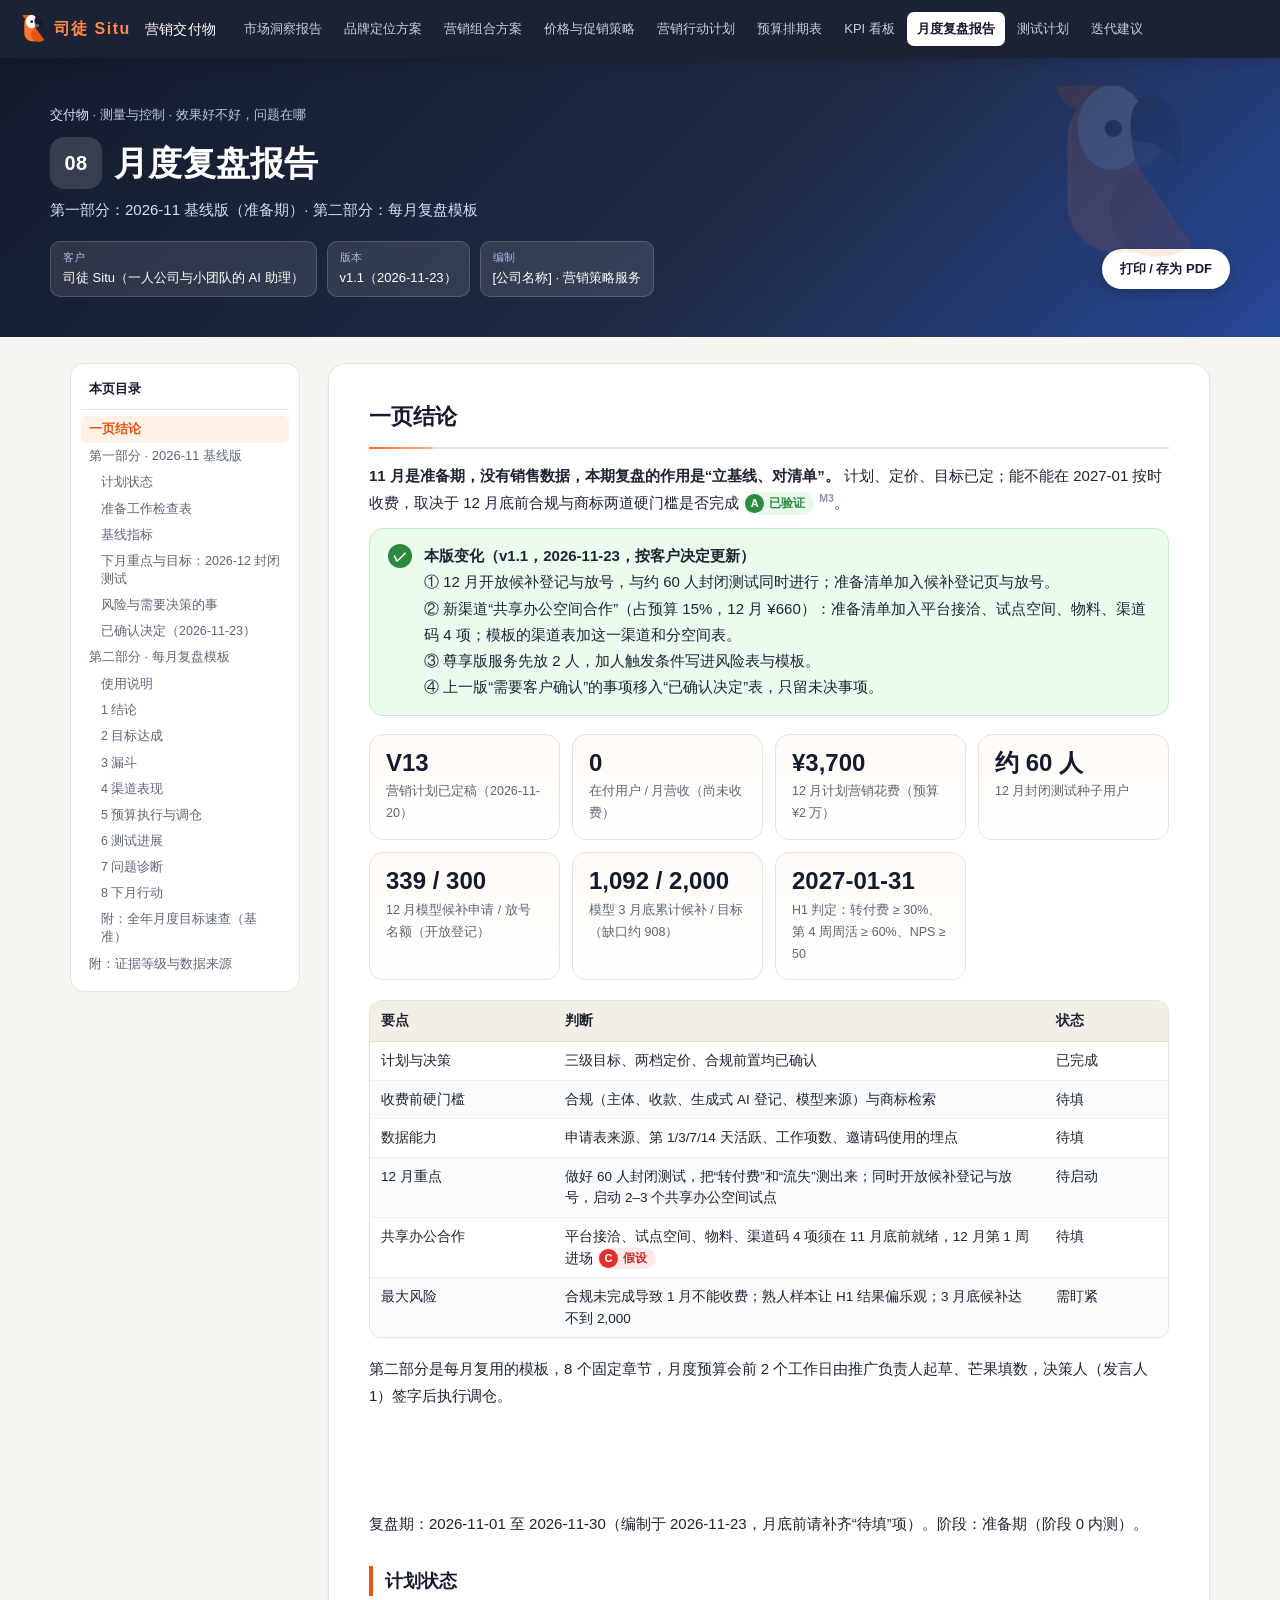
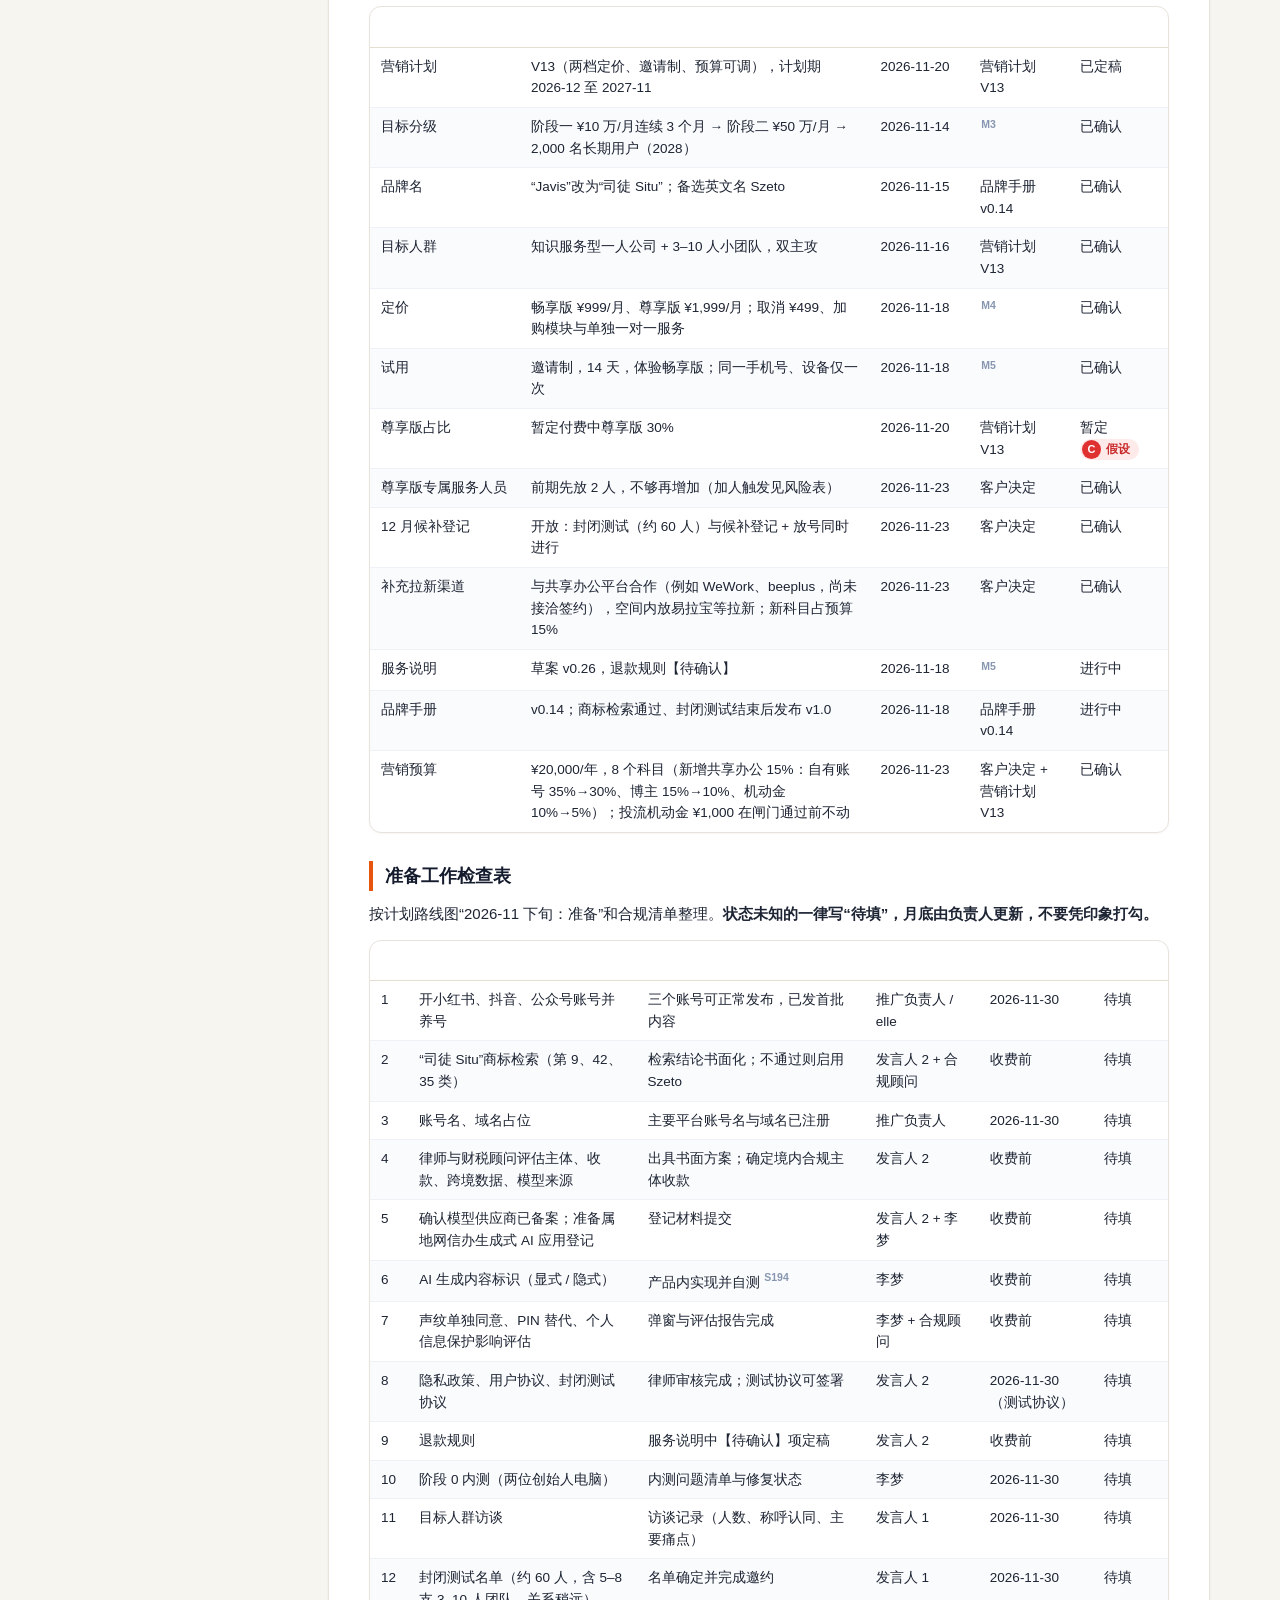
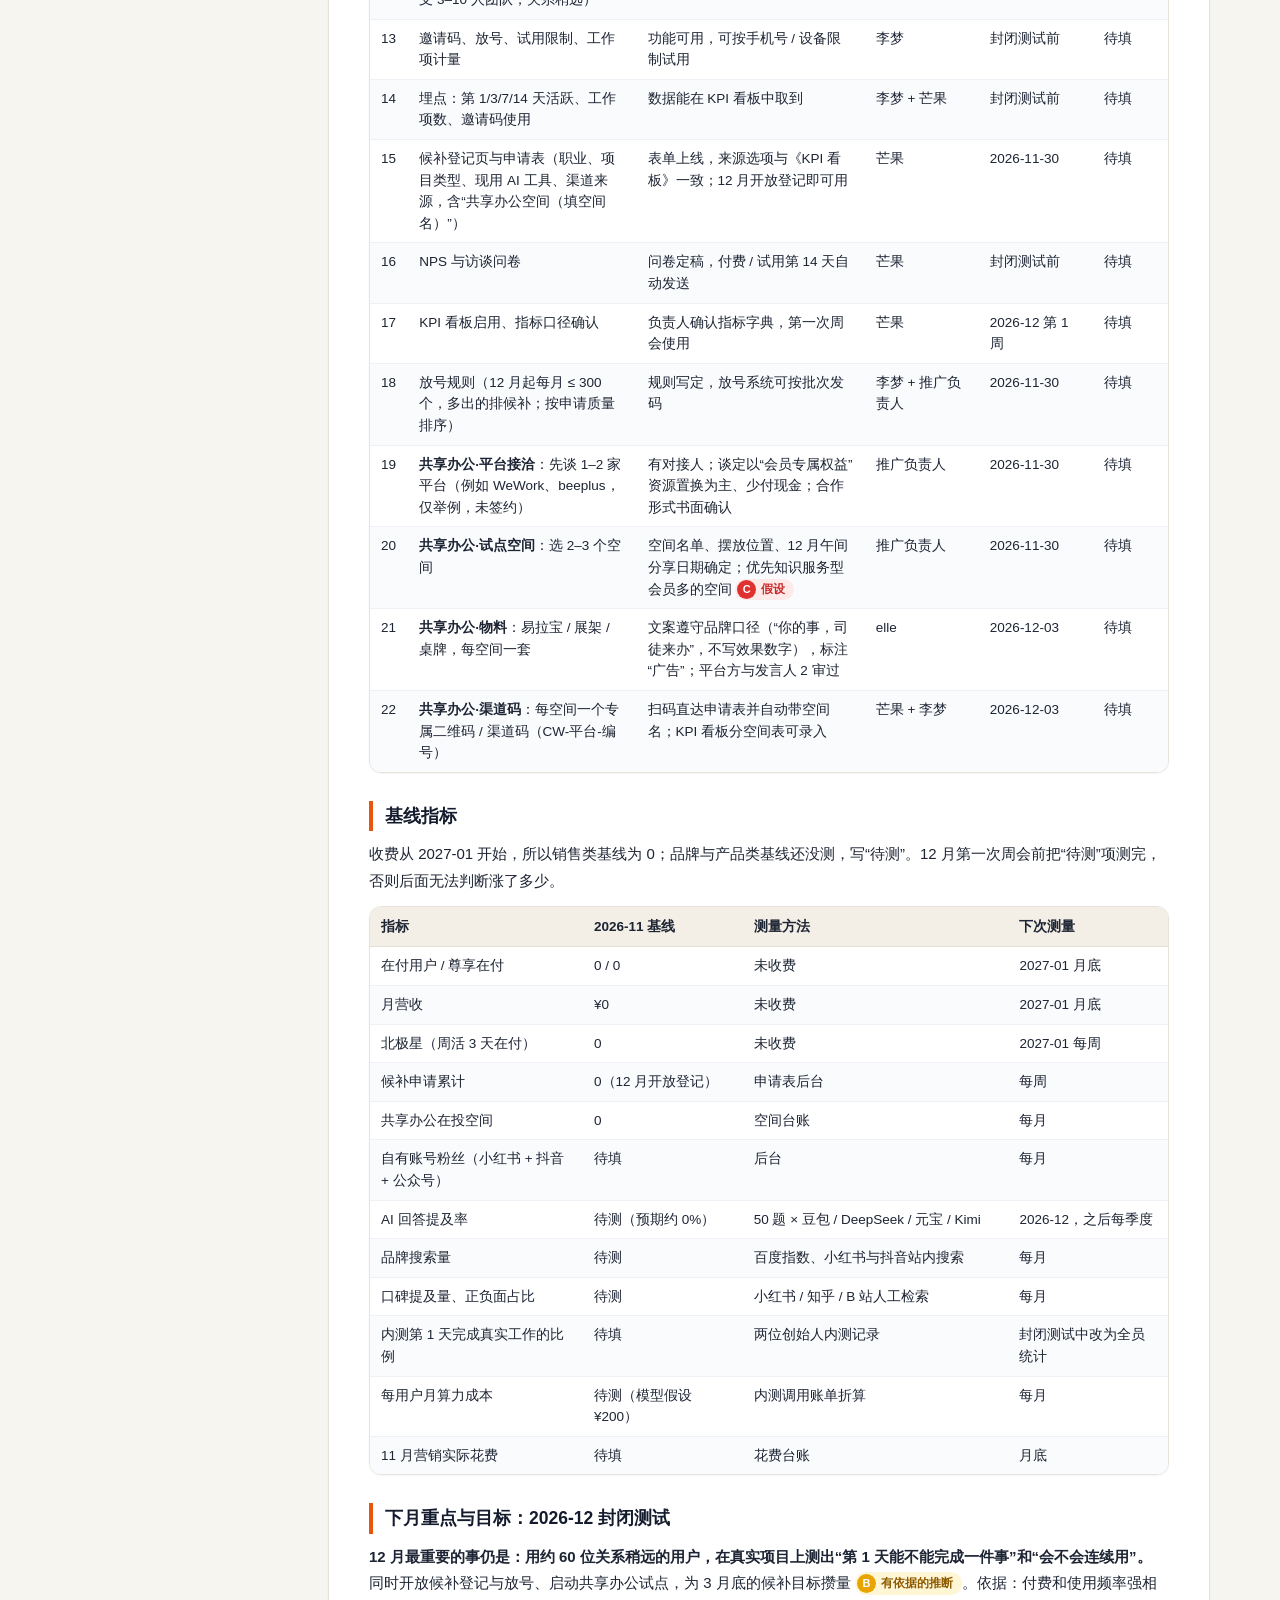
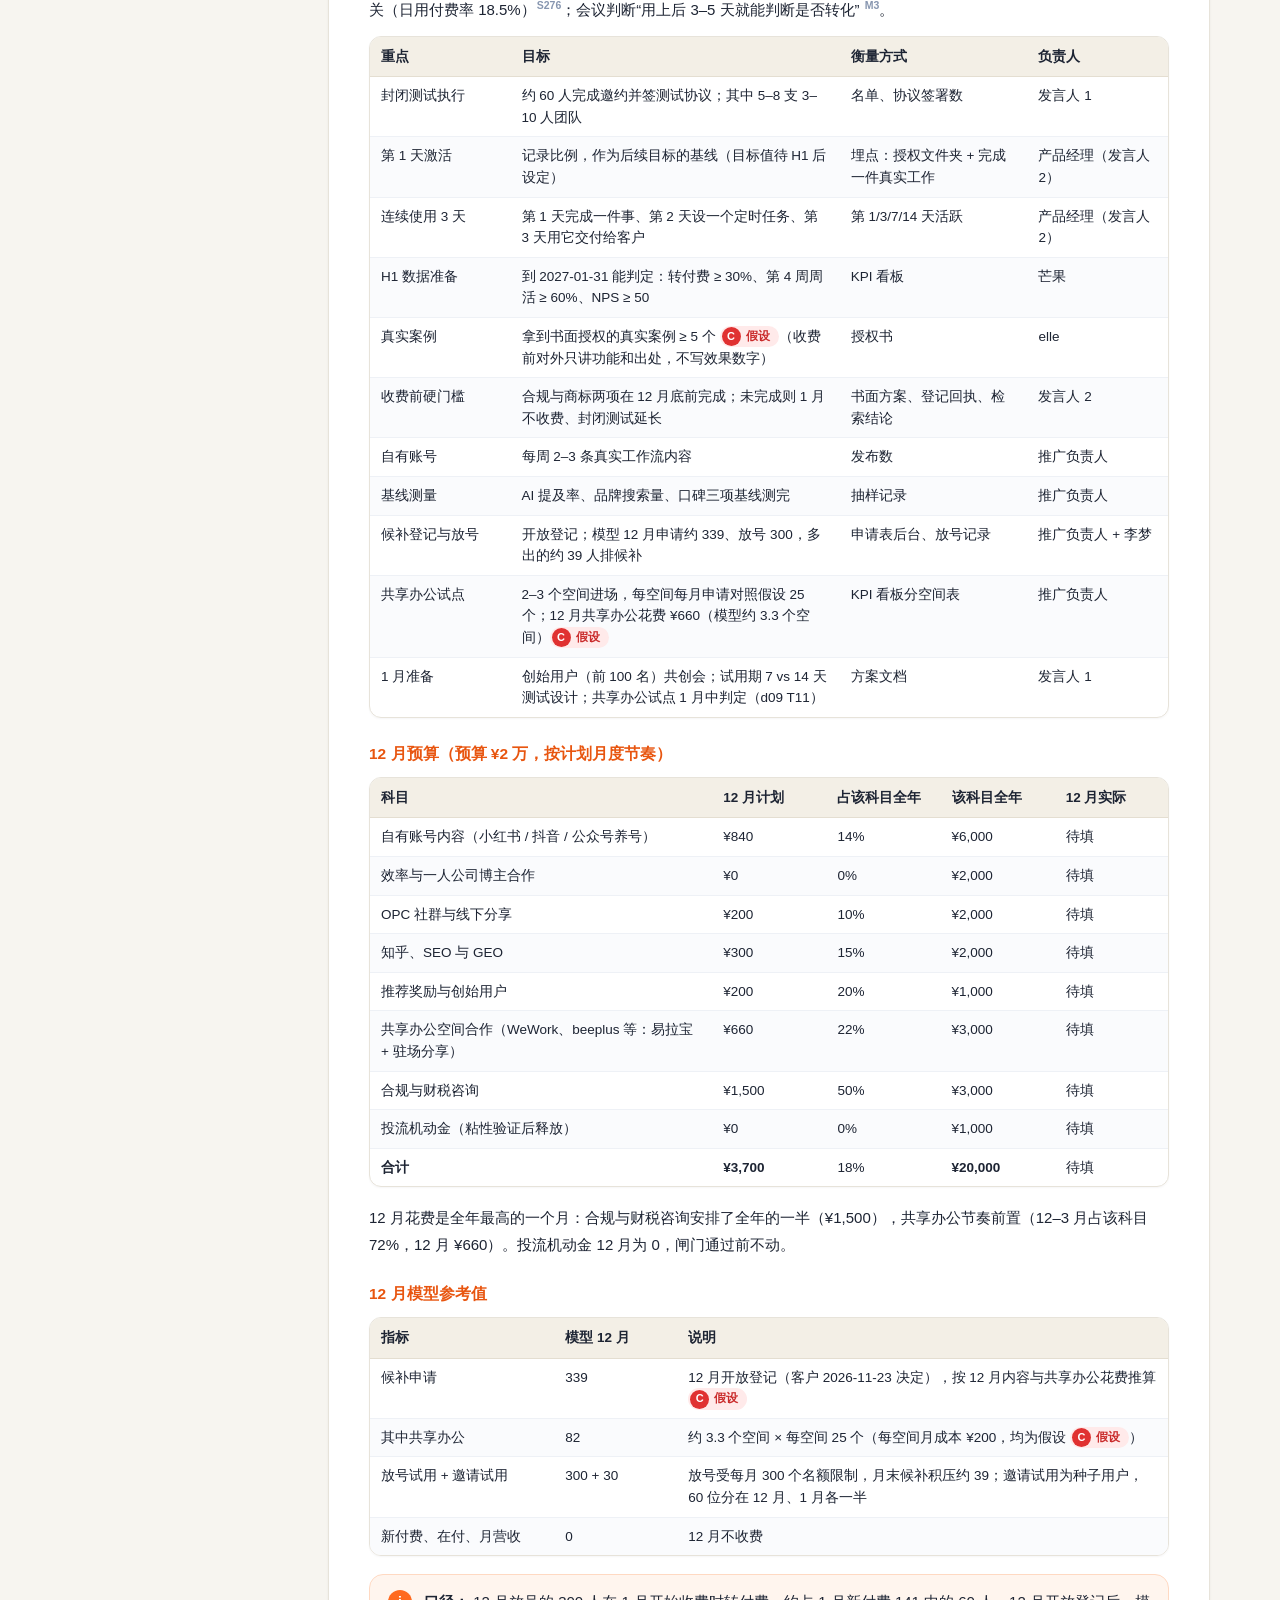
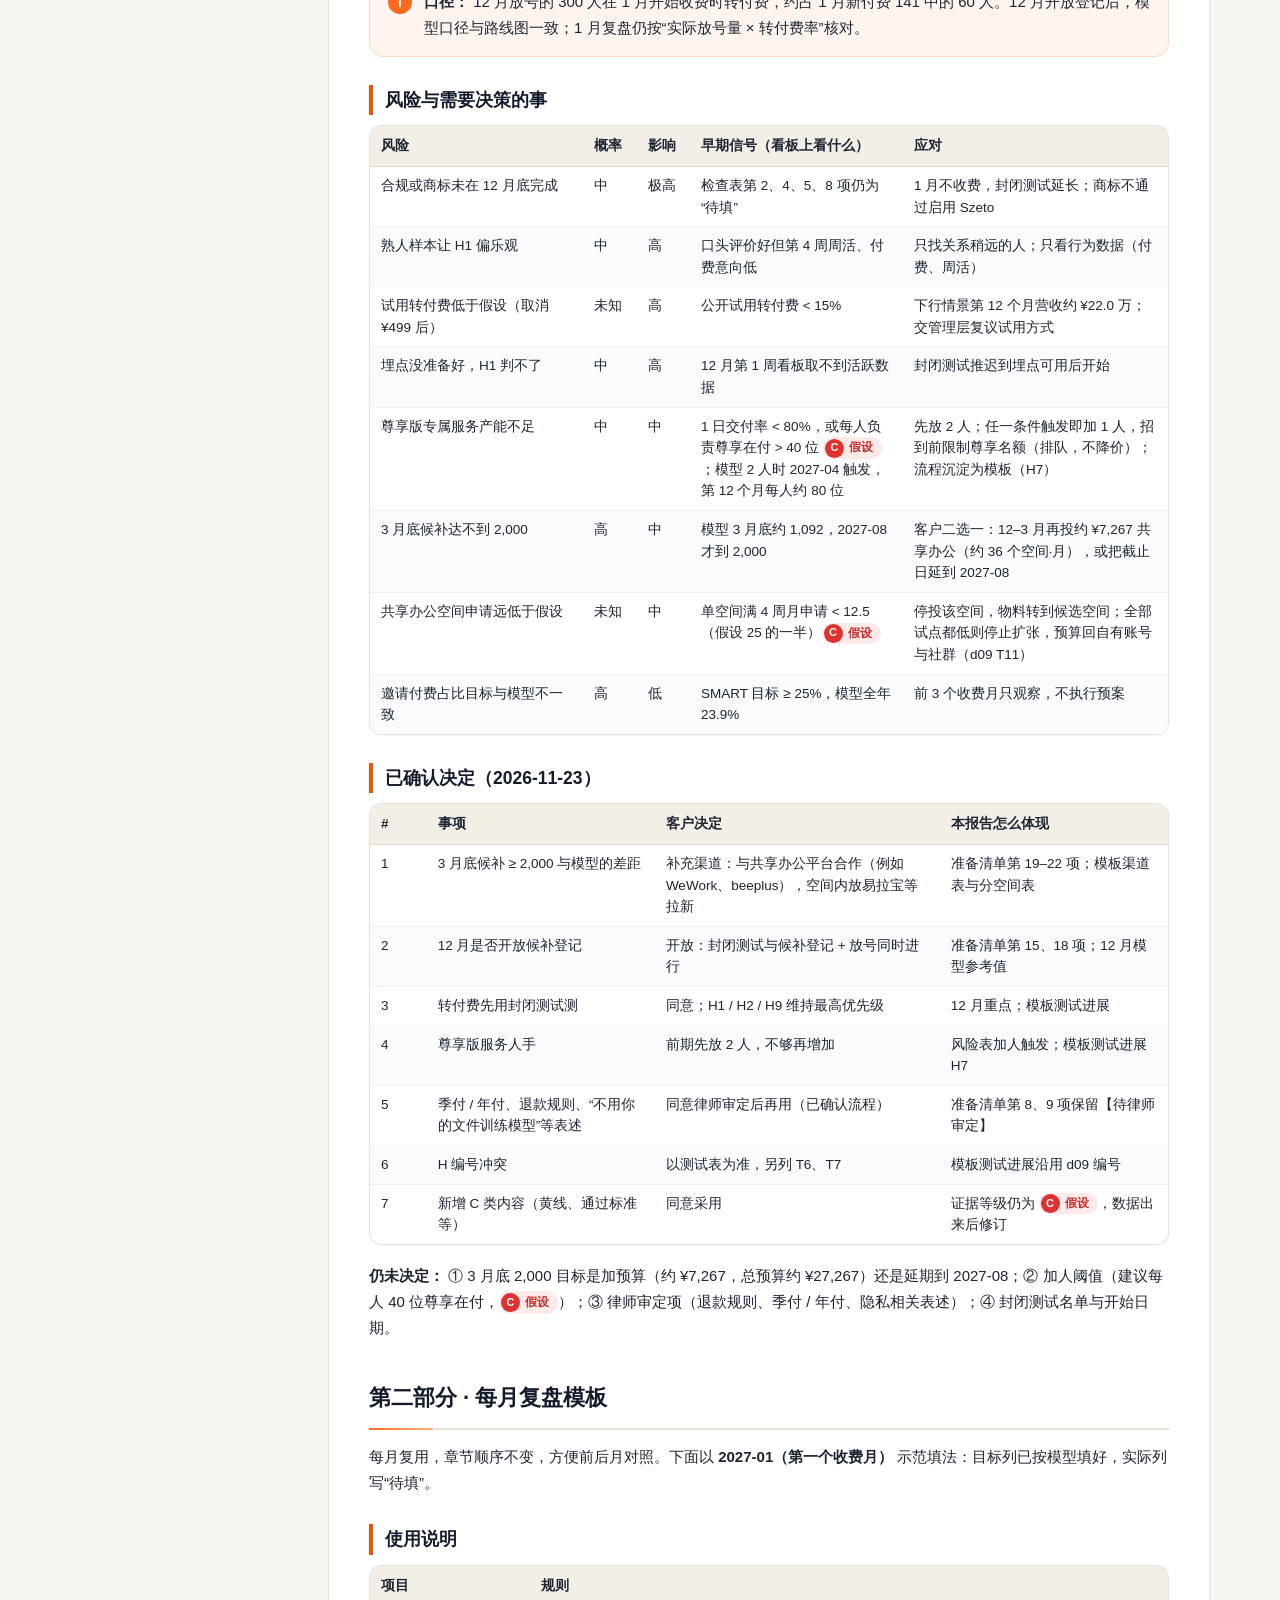
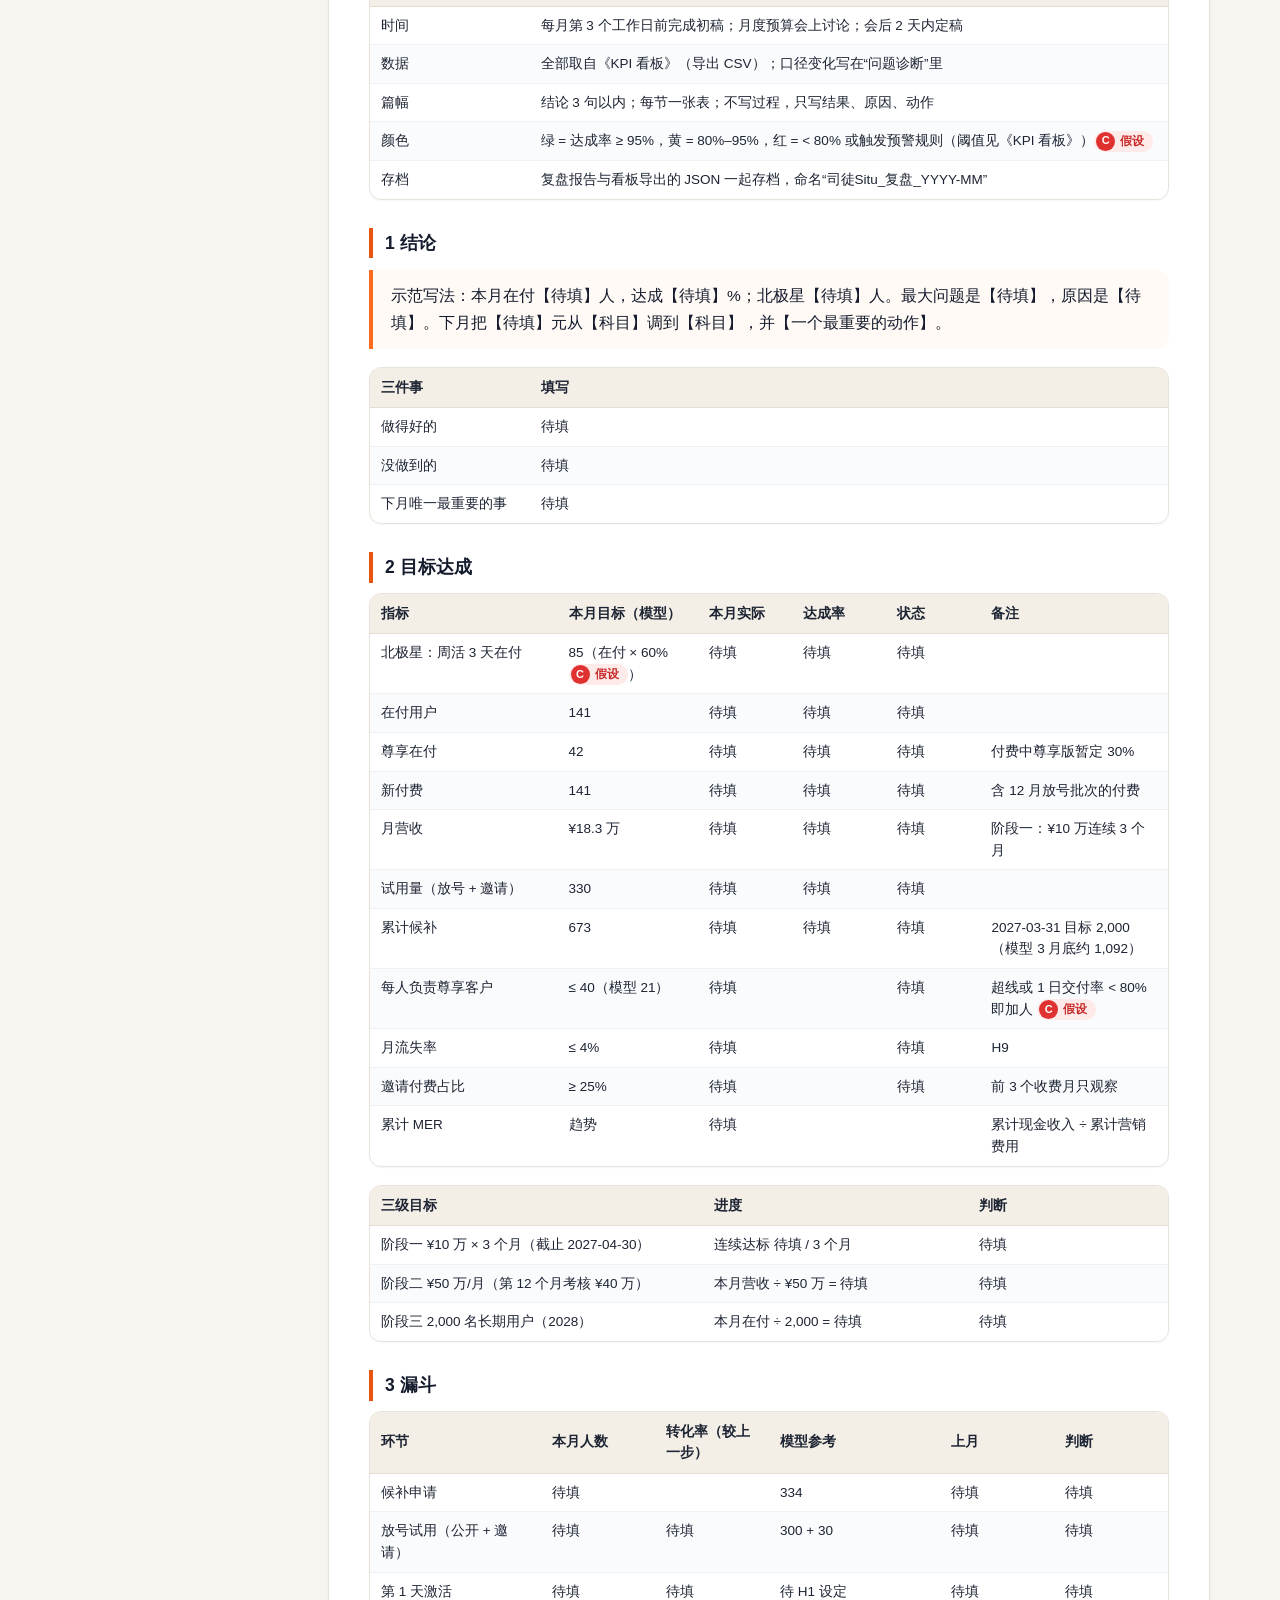
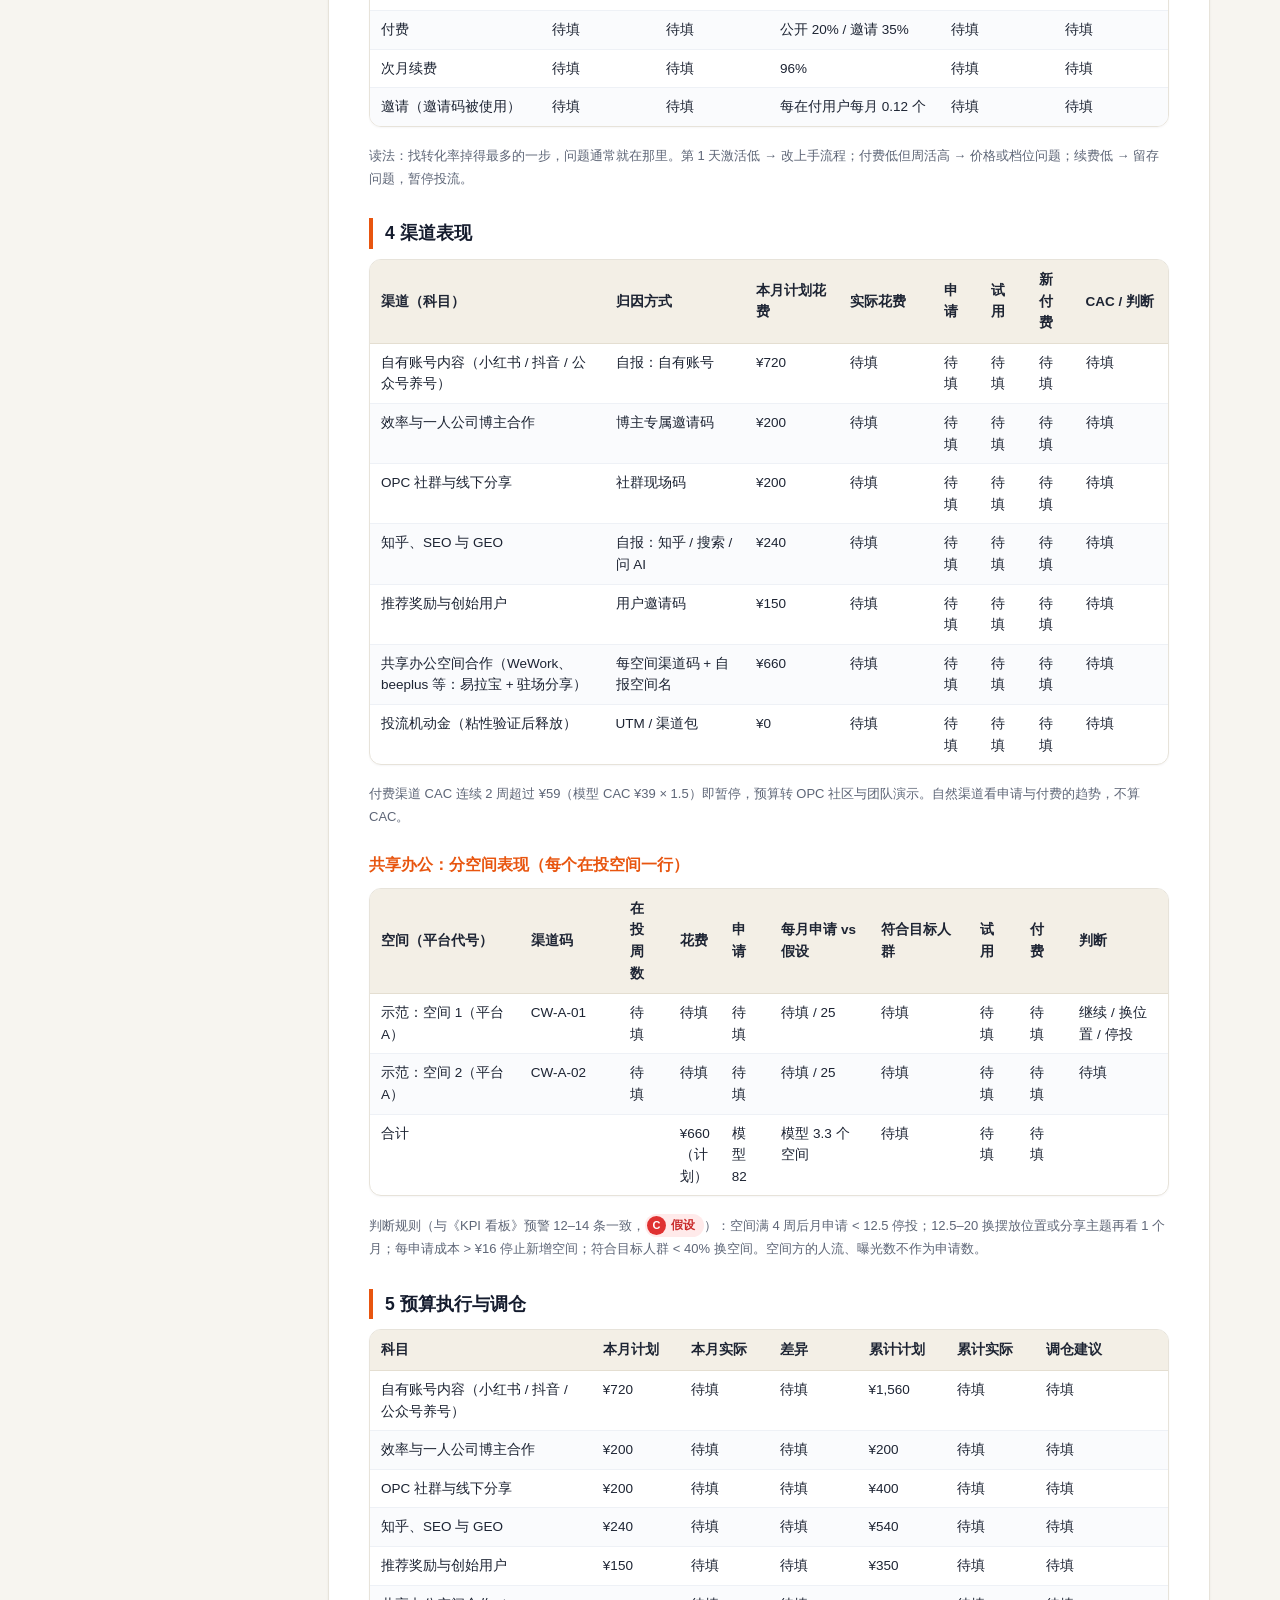
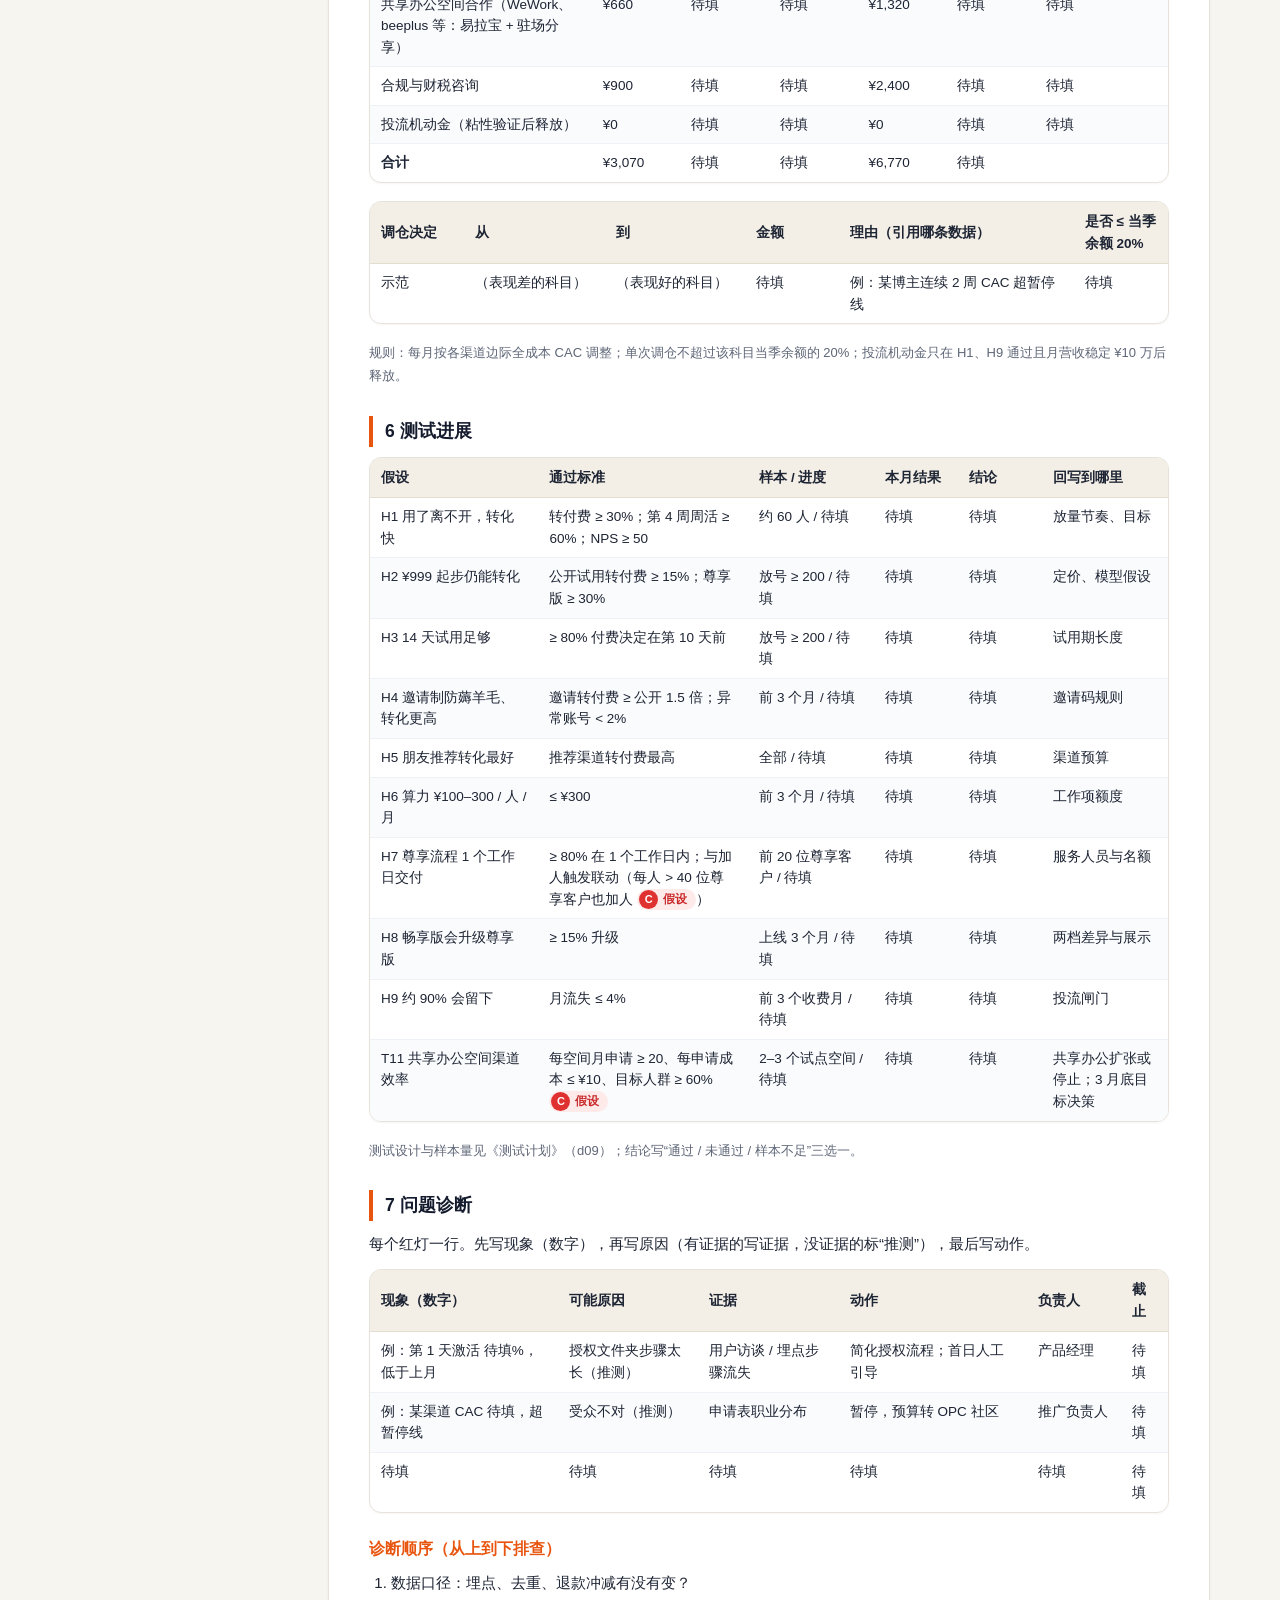
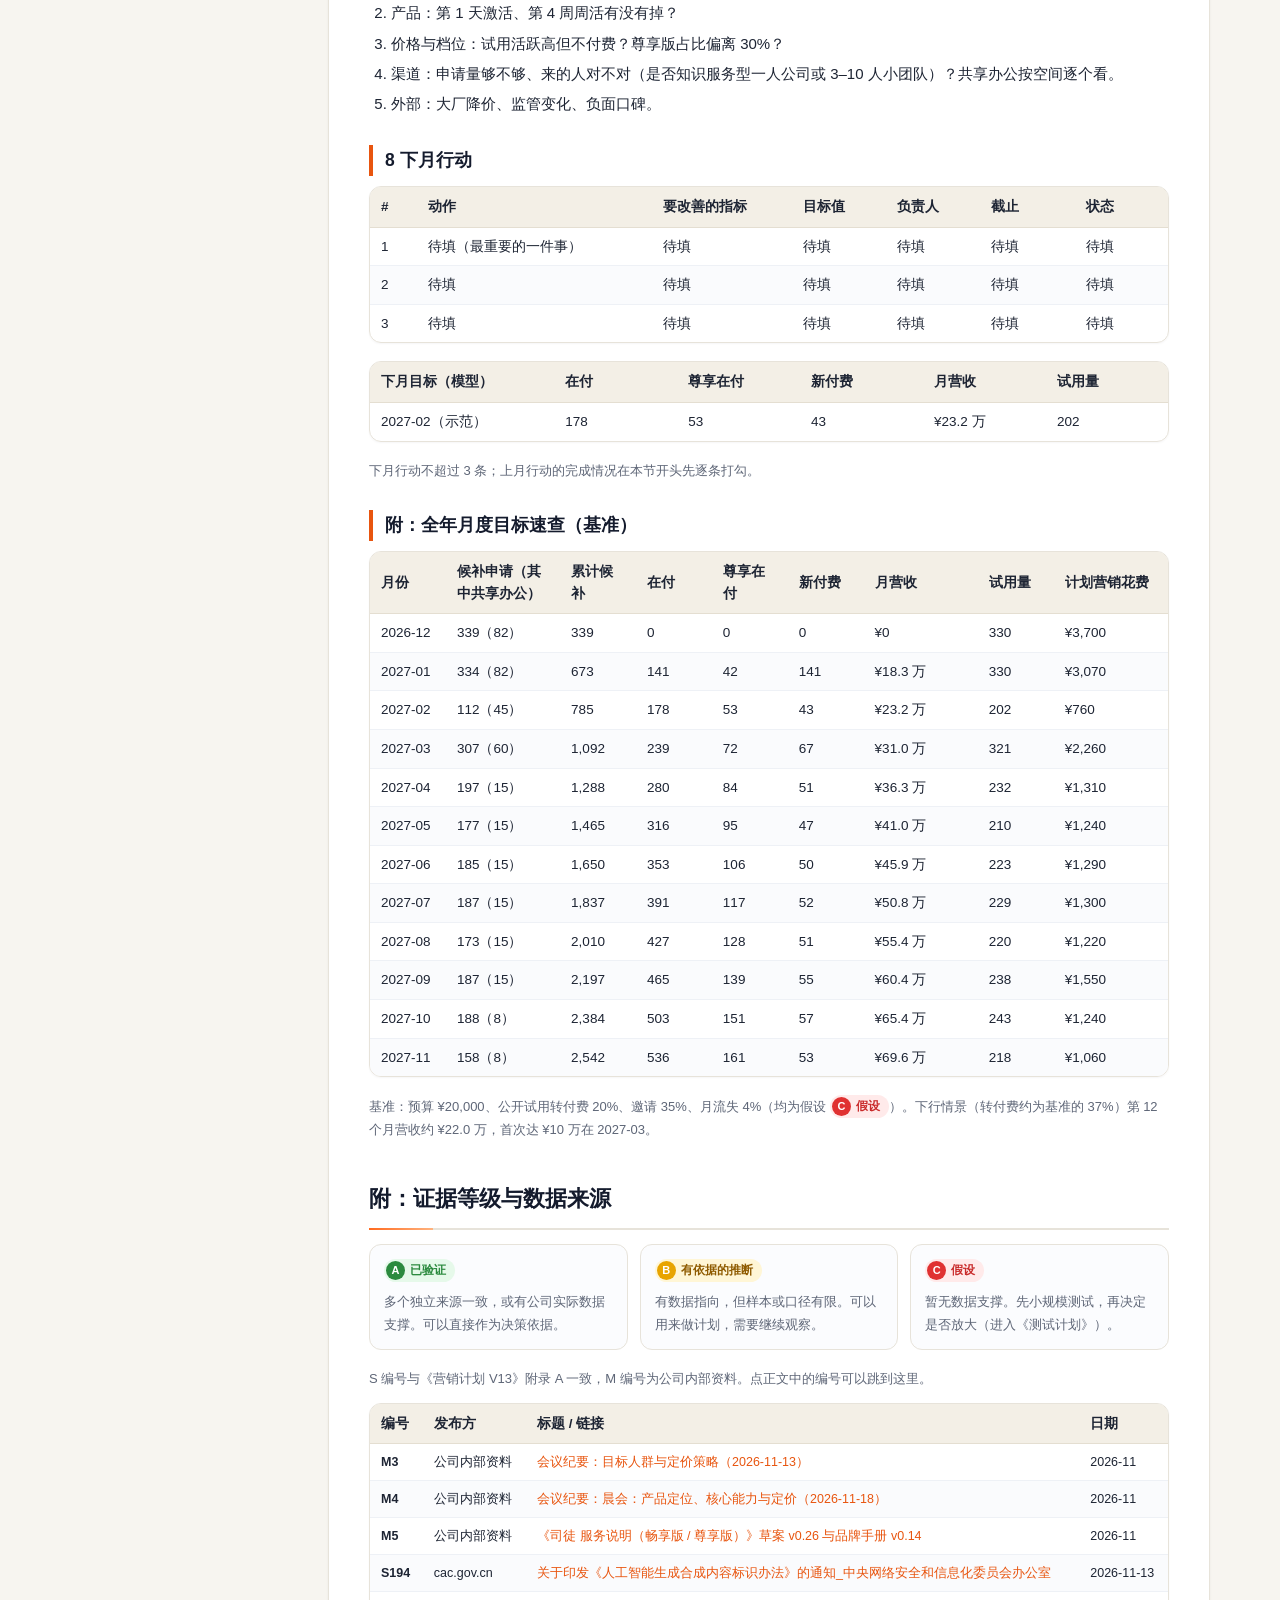
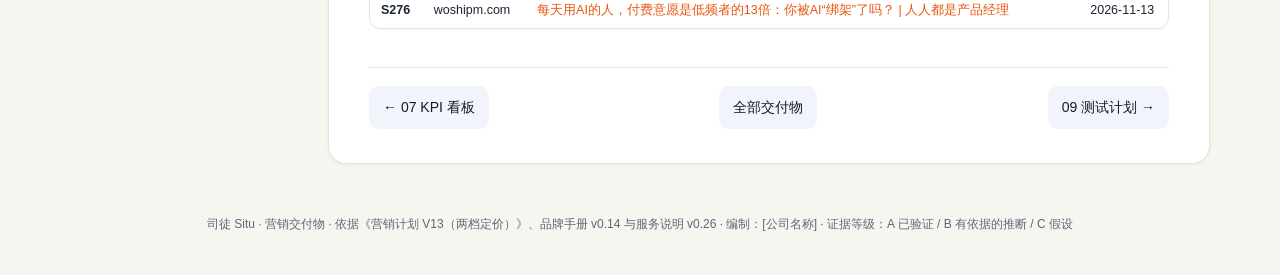
<file: public/d08.html>
<!DOCTYPE html>
<html lang="zh-CN"><head><meta charset="UTF-8"><meta name="viewport" content="width=device-width, initial-scale=1">
<title>月度复盘报告 · 司徒 Situ 营销交付物</title>
<link rel="icon" href="favicon.svg"><link rel="stylesheet" href="assets/style.css"></head>
<body>
<header class="top"><a class="logo" href="index.html"><img src="assets/logo.svg" alt=""><b>司徒 Situ</b>营销交付物</a>
<nav class="topnav"><a href="d01.html">市场洞察报告</a><a href="d02.html">品牌定位方案</a><a href="d03.html">营销组合方案</a><a href="d04.html">价格与促销策略</a><a href="d05.html">营销行动计划</a><a href="d06.html">预算排期表</a><a href="d07.html">KPI 看板</a><a href="d08.html" class=on>月度复盘报告</a><a href="d09.html">测试计划</a><a href="d10.html">迭代建议</a></nav></header>
<section class="hero stage-control"><div class="in">
<div class="crumb"><a href="index.html">交付物</a> · 测量与控制 · 效果好不好，问题在哪</div>
<h1><span class="ic">08</span>月度复盘报告</h1><p class="sub">第一部分：2026-11 基线版（准备期）· 第二部分：每月复盘模板</p>
<div class="meta"><div><span>客户</span>司徒 Situ（一人公司与小团队的 AI 助理）</div><div><span>版本</span>v1.1（2026-11-23）</div><div><span>编制</span>[公司名称] · 营销策略服务</div><a class="dl" href="javascript:window.print()">打印 / 存为 PDF</a></div>
</div></section>
<div class="layout"><aside class="toc"><div class="tt">本页目录</div><a class="t1" href="#s1">一页结论</a><a class="t1" href="#s2">第一部分 · 2026-11 基线版</a><a class="t2" href="#s2-1">计划状态</a><a class="t2" href="#s2-2">准备工作检查表</a><a class="t2" href="#s2-3">基线指标</a><a class="t2" href="#s2-4">下月重点与目标：2026-12 封闭测试</a><a class="t2" href="#s2-5">风险与需要决策的事</a><a class="t2" href="#s2-6">已确认决定（2026-11-23）</a><a class="t1" href="#s3">第二部分 · 每月复盘模板</a><a class="t2" href="#s3-1">使用说明</a><a class="t2" href="#s3-2">1 结论</a><a class="t2" href="#s3-3">2 目标达成</a><a class="t2" href="#s3-4">3 漏斗</a><a class="t2" href="#s3-5">4 渠道表现</a><a class="t2" href="#s3-6">5 预算执行与调仓</a><a class="t2" href="#s3-7">6 测试进展</a><a class="t2" href="#s3-8">7 问题诊断</a><a class="t2" href="#s3-9">8 下月行动</a><a class="t2" href="#s3-10">附：全年月度目标速查（基准）</a><a class="t1" href="#s4">附：证据等级与数据来源</a></aside>
<main class="doc"><h2 class="h1" id="s1">一页结论</h2>
<p><b>11 月是准备期，没有销售数据，本期复盘的作用是“立基线、对清单”。</b> 计划、定价、目标已定；能不能在 2027-01 按时收费，取决于 12 月底前合规与商标两道硬门槛是否完成 <span class="ev eva" title="证据等级：A 已验证"><i>A</i>已验证</span> <sup class="ref"><a href="#src-M3" title="公司内部资料 · 会议纪要：目标人群与定价策略（2026-11-13）">M3</a></sup>。</p>
<div class="box ok"><span class="bi">✓</span><div><b>本版变化（v1.1，2026-11-23，按客户决定更新）</b><br>① 12 月开放候补登记与放号，与约 60 人封闭测试同时进行；准备清单加入候补登记页与放号。<br>② 新渠道“共享办公空间合作”（占预算 15%，12 月 ¥660）：准备清单加入平台接洽、试点空间、物料、渠道码 4 项；模板的渠道表加这一渠道和分空间表。<br>③ 尊享版服务先放 2 人，加人触发条件写进风险表与模板。<br>④ 上一版“需要客户确认”的事项移入“已确认决定”表，只留未决事项。</div></div>
<div class="cards"><div class="cardk"><div class="v">V13</div><div class="l">营销计划已定稿（2026-11-20）</div></div><div class="cardk"><div class="v">0</div><div class="l">在付用户 / 月营收（尚未收费）</div></div><div class="cardk"><div class="v">¥3,700</div><div class="l">12 月计划营销花费（预算 ¥2 万）</div></div><div class="cardk"><div class="v">约 60 人</div><div class="l">12 月封闭测试种子用户</div></div><div class="cardk"><div class="v">339 / 300</div><div class="l">12 月模型候补申请 / 放号名额（开放登记）</div></div><div class="cardk"><div class="v">1,092 / 2,000</div><div class="l">模型 3 月底累计候补 / 目标（缺口约 908）</div></div><div class="cardk"><div class="v">2027-01-31</div><div class="l">H1 判定：转付费 ≥ 30%、第 4 周周活 ≥ 60%、NPS ≥ 50</div></div></div>
<div class="tw"><table><colgroup><col style="width:23.1%"><col style="width:61.5%"><col style="width:15.4%"></colgroup><thead><tr><th>要点</th><th>判断</th><th>状态</th></tr></thead><tbody><tr><td>计划与决策</td><td>三级目标、两档定价、合规前置均已确认</td><td>已完成</td></tr><tr><td>收费前硬门槛</td><td>合规（主体、收款、生成式 AI 登记、模型来源）与商标检索</td><td>待填</td></tr><tr><td>数据能力</td><td>申请表来源、第 1/3/7/14 天活跃、工作项数、邀请码使用的埋点</td><td>待填</td></tr><tr><td>12 月重点</td><td>做好 60 人封闭测试，把“转付费”和“流失”测出来；同时开放候补登记与放号，启动 2–3 个共享办公空间试点</td><td>待启动</td></tr><tr><td>共享办公合作</td><td>平台接洽、试点空间、物料、渠道码 4 项须在 11 月底前就绪，12 月第 1 周进场 <span class="ev evc" title="证据等级：C 假设"><i>C</i>假设</span></td><td>待填</td></tr><tr><td>最大风险</td><td>合规未完成导致 1 月不能收费；熟人样本让 H1 结果偏乐观；3 月底候补达不到 2,000</td><td>需盯紧</td></tr></tbody></table></div>
<p>第二部分是每月复用的模板，8 个固定章节，月度预算会前 2 个工作日由推广负责人起草、芒果填数，决策人（发言人 1）签字后执行调仓。</p>
<h2 class="h1" id="s2">第一部分 · 2026-11 基线版</h2>
<p>复盘期：2026-11-01 至 2026-11-30（编制于 2026-11-23，月底前请补齐“待填”项）。阶段：准备期（阶段 0 内测）。</p>
<h3 class="h2" id="s2-1">计划状态</h3>
<div class="tw"><table><colgroup><col style="width:18.8%"><col style="width:43.8%"><col style="width:12.5%"><col style="width:12.5%"><col style="width:12.5%"></colgroup><thead><tr><th>事项</th><th>当前结论</th><th>日期</th><th>来源</th><th>状态</th></tr></thead><tbody><tr><td>营销计划</td><td>V13（两档定价、邀请制、预算可调），计划期 2026-12 至 2027-11</td><td>2026-11-20</td><td>营销计划 V13</td><td>已定稿</td></tr><tr><td>目标分级</td><td>阶段一 ¥10 万/月连续 3 个月 → 阶段二 ¥50 万/月 → 2,000 名长期用户（2028）</td><td>2026-11-14</td><td><sup class="ref"><a href="#src-M3" title="公司内部资料 · 会议纪要：目标人群与定价策略（2026-11-13）">M3</a></sup></td><td>已确认</td></tr><tr><td>品牌名</td><td>“Javis”改为“司徒 Situ”；备选英文名 Szeto</td><td>2026-11-15</td><td>品牌手册 v0.14</td><td>已确认</td></tr><tr><td>目标人群</td><td>知识服务型一人公司 + 3–10 人小团队，双主攻</td><td>2026-11-16</td><td>营销计划 V13</td><td>已确认</td></tr><tr><td>定价</td><td>畅享版 ¥999/月、尊享版 ¥1,999/月；取消 ¥499、加购模块与单独一对一服务</td><td>2026-11-18</td><td><sup class="ref"><a href="#src-M4" title="公司内部资料 · 会议纪要：晨会：产品定位、核心能力与定价（2026-11-18）">M4</a></sup></td><td>已确认</td></tr><tr><td>试用</td><td>邀请制，14 天，体验畅享版；同一手机号、设备仅一次</td><td>2026-11-18</td><td><sup class="ref"><a href="#src-M5" title="公司内部资料 · 《司徒 服务说明（畅享版 / 尊享版）》草案 v0.26 与品牌手册 v0.14">M5</a></sup></td><td>已确认</td></tr><tr><td>尊享版占比</td><td>暂定付费中尊享版 30%</td><td>2026-11-20</td><td>营销计划 V13</td><td>暂定 <span class="ev evc" title="证据等级：C 假设"><i>C</i>假设</span></td></tr><tr><td>尊享版专属服务人员</td><td>前期先放 2 人，不够再增加（加人触发见风险表）</td><td>2026-11-23</td><td>客户决定</td><td>已确认</td></tr><tr><td>12 月候补登记</td><td>开放：封闭测试（约 60 人）与候补登记 + 放号同时进行</td><td>2026-11-23</td><td>客户决定</td><td>已确认</td></tr><tr><td>补充拉新渠道</td><td>与共享办公平台合作（例如 WeWork、beeplus，尚未接洽签约），空间内放易拉宝等拉新；新科目占预算 15%</td><td>2026-11-23</td><td>客户决定</td><td>已确认</td></tr><tr><td>服务说明</td><td>草案 v0.26，退款规则【待确认】</td><td>2026-11-18</td><td><sup class="ref"><a href="#src-M5" title="公司内部资料 · 《司徒 服务说明（畅享版 / 尊享版）》草案 v0.26 与品牌手册 v0.14">M5</a></sup></td><td>进行中</td></tr><tr><td>品牌手册</td><td>v0.14；商标检索通过、封闭测试结束后发布 v1.0</td><td>2026-11-18</td><td>品牌手册 v0.14</td><td>进行中</td></tr><tr><td>营销预算</td><td>¥20,000/年，8 个科目（新增共享办公 15%：自有账号 35%→30%、博主 15%→10%、机动金 10%→5%）；投流机动金 ¥1,000 在闸门通过前不动</td><td>2026-11-23</td><td>客户决定 + 营销计划 V13</td><td>已确认</td></tr></tbody></table></div>
<h3 class="h2" id="s2-2">准备工作检查表</h3>
<p>按计划路线图“2026-11 下旬：准备”和合规清单整理。<b>状态未知的一律写“待填”，月底由负责人更新，不要凭印象打勾。</b></p>
<div class="tw"><table><colgroup><col style="width:4.8%"><col style="width:28.6%"><col style="width:28.6%"><col style="width:14.3%"><col style="width:14.3%"><col style="width:9.5%"></colgroup><thead><tr><th>#</th><th>准备项</th><th>完成标准</th><th>负责人</th><th>截止</th><th>状态</th></tr></thead><tbody><tr><td>1</td><td>开小红书、抖音、公众号账号并养号</td><td>三个账号可正常发布，已发首批内容</td><td>推广负责人 / elle</td><td>2026-11-30</td><td>待填</td></tr><tr><td>2</td><td>“司徒 Situ”商标检索（第 9、42、35 类）</td><td>检索结论书面化；不通过则启用 Szeto</td><td>发言人 2 + 合规顾问</td><td>收费前</td><td>待填</td></tr><tr><td>3</td><td>账号名、域名占位</td><td>主要平台账号名与域名已注册</td><td>推广负责人</td><td>2026-11-30</td><td>待填</td></tr><tr><td>4</td><td>律师与财税顾问评估主体、收款、跨境数据、模型来源</td><td>出具书面方案；确定境内合规主体收款</td><td>发言人 2</td><td>收费前</td><td>待填</td></tr><tr><td>5</td><td>确认模型供应商已备案；准备属地网信办生成式 AI 应用登记</td><td>登记材料提交</td><td>发言人 2 + 李梦</td><td>收费前</td><td>待填</td></tr><tr><td>6</td><td>AI 生成内容标识（显式 / 隐式）</td><td>产品内实现并自测 <sup class="ref"><a href="#src-S194" title="cac.gov.cn · 关于印发《人工智能生成合成内容标识办法》的通知_中央网络安全和信息化委员会办公室">S194</a></sup></td><td>李梦</td><td>收费前</td><td>待填</td></tr><tr><td>7</td><td>声纹单独同意、PIN 替代、个人信息保护影响评估</td><td>弹窗与评估报告完成</td><td>李梦 + 合规顾问</td><td>收费前</td><td>待填</td></tr><tr><td>8</td><td>隐私政策、用户协议、封闭测试协议</td><td>律师审核完成；测试协议可签署</td><td>发言人 2</td><td>2026-11-30（测试协议）</td><td>待填</td></tr><tr><td>9</td><td>退款规则</td><td>服务说明中【待确认】项定稿</td><td>发言人 2</td><td>收费前</td><td>待填</td></tr><tr><td>10</td><td>阶段 0 内测（两位创始人电脑）</td><td>内测问题清单与修复状态</td><td>李梦</td><td>2026-11-30</td><td>待填</td></tr><tr><td>11</td><td>目标人群访谈</td><td>访谈记录（人数、称呼认同、主要痛点）</td><td>发言人 1</td><td>2026-11-30</td><td>待填</td></tr><tr><td>12</td><td>封闭测试名单（约 60 人，含 5–8 支 3–10 人团队，关系稍远）</td><td>名单确定并完成邀约</td><td>发言人 1</td><td>2026-11-30</td><td>待填</td></tr><tr><td>13</td><td>邀请码、放号、试用限制、工作项计量</td><td>功能可用，可按手机号 / 设备限制试用</td><td>李梦</td><td>封闭测试前</td><td>待填</td></tr><tr><td>14</td><td>埋点：第 1/3/7/14 天活跃、工作项数、邀请码使用</td><td>数据能在 KPI 看板中取到</td><td>李梦 + 芒果</td><td>封闭测试前</td><td>待填</td></tr><tr><td>15</td><td>候补登记页与申请表（职业、项目类型、现用 AI 工具、渠道来源，含“共享办公空间（填空间名）”）</td><td>表单上线，来源选项与《KPI 看板》一致；12 月开放登记即可用</td><td>芒果</td><td>2026-11-30</td><td>待填</td></tr><tr><td>16</td><td>NPS 与访谈问卷</td><td>问卷定稿，付费 / 试用第 14 天自动发送</td><td>芒果</td><td>封闭测试前</td><td>待填</td></tr><tr><td>17</td><td>KPI 看板启用、指标口径确认</td><td>负责人确认指标字典，第一次周会使用</td><td>芒果</td><td>2026-12 第 1 周</td><td>待填</td></tr><tr><td>18</td><td>放号规则（12 月起每月 ≤ 300 个，多出的排候补；按申请质量排序）</td><td>规则写定，放号系统可按批次发码</td><td>李梦 + 推广负责人</td><td>2026-11-30</td><td>待填</td></tr><tr><td>19</td><td><b>共享办公·平台接洽</b>：先谈 1–2 家平台（例如 WeWork、beeplus，仅举例，未签约）</td><td>有对接人；谈定以“会员专属权益”资源置换为主、少付现金；合作形式书面确认</td><td>推广负责人</td><td>2026-11-30</td><td>待填</td></tr><tr><td>20</td><td><b>共享办公·试点空间</b>：选 2–3 个空间</td><td>空间名单、摆放位置、12 月午间分享日期确定；优先知识服务型会员多的空间 <span class="ev evc" title="证据等级：C 假设"><i>C</i>假设</span></td><td>推广负责人</td><td>2026-11-30</td><td>待填</td></tr><tr><td>21</td><td><b>共享办公·物料</b>：易拉宝 / 展架 / 桌牌，每空间一套</td><td>文案遵守品牌口径（“你的事，司徒来办”，不写效果数字），标注“广告”；平台方与发言人 2 审过</td><td>elle</td><td>2026-12-03</td><td>待填</td></tr><tr><td>22</td><td><b>共享办公·渠道码</b>：每空间一个专属二维码 / 渠道码（CW-平台-编号）</td><td>扫码直达申请表并自动带空间名；KPI 看板分空间表可录入</td><td>芒果 + 李梦</td><td>2026-12-03</td><td>待填</td></tr></tbody></table></div>
<h3 class="h2" id="s2-3">基线指标</h3>
<p>收费从 2027-01 开始，所以销售类基线为 0；品牌与产品类基线还没测，写“待测”。12 月第一次周会前把“待测”项测完，否则后面无法判断涨了多少。</p>
<div class="tw"><table><colgroup><col style="width:26.7%"><col style="width:20.0%"><col style="width:33.3%"><col style="width:20.0%"></colgroup><thead><tr><th>指标</th><th>2026-11 基线</th><th>测量方法</th><th>下次测量</th></tr></thead><tbody><tr><td>在付用户 / 尊享在付</td><td>0 / 0</td><td>未收费</td><td>2027-01 月底</td></tr><tr><td>月营收</td><td>¥0</td><td>未收费</td><td>2027-01 月底</td></tr><tr><td>北极星（周活 3 天在付）</td><td>0</td><td>未收费</td><td>2027-01 每周</td></tr><tr><td>候补申请累计</td><td>0（12 月开放登记）</td><td>申请表后台</td><td>每周</td></tr><tr><td>共享办公在投空间</td><td>0</td><td>空间台账</td><td>每月</td></tr><tr><td>自有账号粉丝（小红书 + 抖音 + 公众号）</td><td>待填</td><td>后台</td><td>每月</td></tr><tr><td>AI 回答提及率</td><td>待测（预期约 0%）</td><td>50 题 × 豆包 / DeepSeek / 元宝 / Kimi</td><td>2026-12，之后每季度</td></tr><tr><td>品牌搜索量</td><td>待测</td><td>百度指数、小红书与抖音站内搜索</td><td>每月</td></tr><tr><td>口碑提及量、正负面占比</td><td>待测</td><td>小红书 / 知乎 / B 站人工检索</td><td>每月</td></tr><tr><td>内测第 1 天完成真实工作的比例</td><td>待填</td><td>两位创始人内测记录</td><td>封闭测试中改为全员统计</td></tr><tr><td>每用户月算力成本</td><td>待测（模型假设 ¥200）</td><td>内测调用账单折算</td><td>每月</td></tr><tr><td>11 月营销实际花费</td><td>待填</td><td>花费台账</td><td>月底</td></tr></tbody></table></div>
<h3 class="h2" id="s2-4">下月重点与目标：2026-12 封闭测试</h3>
<p><b>12 月最重要的事仍是：用约 60 位关系稍远的用户，在真实项目上测出“第 1 天能不能完成一件事”和“会不会连续用”。</b> 同时开放候补登记与放号、启动共享办公试点，为 3 月底的候补目标攒量 <span class="ev evb" title="证据等级：B 有依据的推断"><i>B</i>有依据的推断</span>。依据：付费和使用频率强相关（日用付费率 18.5%）<sup class="ref"><a href="#src-S276" title="woshipm.com · 每天用AI的人，付费意愿是低频者的13倍：你被AI“绑架”了吗？ | 人人都是产品经理">S276</a></sup>；会议判断“用上后 3–5 天就能判断是否转化” <sup class="ref"><a href="#src-M3" title="公司内部资料 · 会议纪要：目标人群与定价策略（2026-11-13）">M3</a></sup>。</p>
<div class="tw"><table><colgroup><col style="width:17.6%"><col style="width:41.2%"><col style="width:23.5%"><col style="width:17.6%"></colgroup><thead><tr><th>重点</th><th>目标</th><th>衡量方式</th><th>负责人</th></tr></thead><tbody><tr><td>封闭测试执行</td><td>约 60 人完成邀约并签测试协议；其中 5–8 支 3–10 人团队</td><td>名单、协议签署数</td><td>发言人 1</td></tr><tr><td>第 1 天激活</td><td>记录比例，作为后续目标的基线（目标值待 H1 后设定）</td><td>埋点：授权文件夹 + 完成一件真实工作</td><td>产品经理（发言人 2）</td></tr><tr><td>连续使用 3 天</td><td>第 1 天完成一件事、第 2 天设一个定时任务、第 3 天用它交付给客户</td><td>第 1/3/7/14 天活跃</td><td>产品经理（发言人 2）</td></tr><tr><td>H1 数据准备</td><td>到 2027-01-31 能判定：转付费 ≥ 30%、第 4 周周活 ≥ 60%、NPS ≥ 50</td><td>KPI 看板</td><td>芒果</td></tr><tr><td>真实案例</td><td>拿到书面授权的真实案例 ≥ 5 个 <span class="ev evc" title="证据等级：C 假设"><i>C</i>假设</span>（收费前对外只讲功能和出处，不写效果数字）</td><td>授权书</td><td>elle</td></tr><tr><td>收费前硬门槛</td><td>合规与商标两项在 12 月底前完成；未完成则 1 月不收费、封闭测试延长</td><td>书面方案、登记回执、检索结论</td><td>发言人 2</td></tr><tr><td>自有账号</td><td>每周 2–3 条真实工作流内容</td><td>发布数</td><td>推广负责人</td></tr><tr><td>基线测量</td><td>AI 提及率、品牌搜索量、口碑三项基线测完</td><td>抽样记录</td><td>推广负责人</td></tr><tr><td>候补登记与放号</td><td>开放登记；模型 12 月申请约 339、放号 300，多出的约 39 人排候补</td><td>申请表后台、放号记录</td><td>推广负责人 + 李梦</td></tr><tr><td>共享办公试点</td><td>2–3 个空间进场，每空间每月申请对照假设 25 个；12 月共享办公花费 ¥660（模型约 3.3 个空间）<span class="ev evc" title="证据等级：C 假设"><i>C</i>假设</span></td><td>KPI 看板分空间表</td><td>推广负责人</td></tr><tr><td>1 月准备</td><td>创始用户（前 100 名）共创会；试用期 7 vs 14 天测试设计；共享办公试点 1 月中判定（d09 T11）</td><td>方案文档</td><td>发言人 1</td></tr></tbody></table></div>
<h4 class="h3">12 月预算（预算 ¥2 万，按计划月度节奏）</h4>
<div class="tw"><table><colgroup><col style="width:42.9%"><col style="width:14.3%"><col style="width:14.3%"><col style="width:14.3%"><col style="width:14.3%"></colgroup><thead><tr><th>科目</th><th>12 月计划</th><th>占该科目全年</th><th>该科目全年</th><th>12 月实际</th></tr></thead><tbody><tr><td>自有账号内容（小红书 / 抖音 / 公众号养号）</td><td>¥840</td><td>14%</td><td>¥6,000</td><td>待填</td></tr><tr><td>效率与一人公司博主合作</td><td>¥0</td><td>0%</td><td>¥2,000</td><td>待填</td></tr><tr><td>OPC 社群与线下分享</td><td>¥200</td><td>10%</td><td>¥2,000</td><td>待填</td></tr><tr><td>知乎、SEO 与 GEO</td><td>¥300</td><td>15%</td><td>¥2,000</td><td>待填</td></tr><tr><td>推荐奖励与创始用户</td><td>¥200</td><td>20%</td><td>¥1,000</td><td>待填</td></tr><tr><td>共享办公空间合作（WeWork、beeplus 等：易拉宝 + 驻场分享）</td><td>¥660</td><td>22%</td><td>¥3,000</td><td>待填</td></tr><tr><td>合规与财税咨询</td><td>¥1,500</td><td>50%</td><td>¥3,000</td><td>待填</td></tr><tr><td>投流机动金（粘性验证后释放）</td><td>¥0</td><td>0%</td><td>¥1,000</td><td>待填</td></tr><tr><td><b>合计</b></td><td><b>¥3,700</b></td><td>18%</td><td><b>¥20,000</b></td><td>待填</td></tr></tbody></table></div>
<p>12 月花费是全年最高的一个月：合规与财税咨询安排了全年的一半（¥1,500），共享办公节奏前置（12–3 月占该科目 72%，12 月 ¥660）。投流机动金 12 月为 0，闸门通过前不动。</p>
<h4 class="h3">12 月模型参考值</h4>
<div class="tw"><table><colgroup><col style="width:23.1%"><col style="width:15.4%"><col style="width:61.5%"></colgroup><thead><tr><th>指标</th><th>模型 12 月</th><th>说明</th></tr></thead><tbody><tr><td>候补申请</td><td>339</td><td>12 月开放登记（客户 2026-11-23 决定），按 12 月内容与共享办公花费推算 <span class="ev evc" title="证据等级：C 假设"><i>C</i>假设</span></td></tr><tr><td>其中共享办公</td><td>82</td><td>约 3.3 个空间 × 每空间 25 个（每空间月成本 ¥200，均为假设 <span class="ev evc" title="证据等级：C 假设"><i>C</i>假设</span>）</td></tr><tr><td>放号试用 + 邀请试用</td><td>300 + 30</td><td>放号受每月 300 个名额限制，月末候补积压约 39；邀请试用为种子用户，60 位分在 12 月、1 月各一半</td></tr><tr><td>新付费、在付、月营收</td><td>0</td><td>12 月不收费</td></tr></tbody></table></div>
<div class="box info"><span class="bi">i</span><div><b>口径：</b> 12 月放号的 300 人在 1 月开始收费时转付费，约占 1 月新付费 141 中的 60 人。12 月开放登记后，模型口径与路线图一致；1 月复盘仍按“实际放号量 × 转付费率”核对。</div></div>
<h3 class="h2" id="s2-5">风险与需要决策的事</h3>
<div class="tw"><table><colgroup><col style="width:26.7%"><col style="width:6.7%"><col style="width:6.7%"><col style="width:26.7%"><col style="width:33.3%"></colgroup><thead><tr><th>风险</th><th>概率</th><th>影响</th><th>早期信号（看板上看什么）</th><th>应对</th></tr></thead><tbody><tr><td>合规或商标未在 12 月底完成</td><td>中</td><td>极高</td><td>检查表第 2、4、5、8 项仍为“待填”</td><td>1 月不收费，封闭测试延长；商标不通过启用 Szeto</td></tr><tr><td>熟人样本让 H1 偏乐观</td><td>中</td><td>高</td><td>口头评价好但第 4 周周活、付费意向低</td><td>只找关系稍远的人；只看行为数据（付费、周活）</td></tr><tr><td>试用转付费低于假设（取消 ¥499 后）</td><td>未知</td><td>高</td><td>公开试用转付费 &lt; 15%</td><td>下行情景第 12 个月营收约 ¥22.0 万；交管理层复议试用方式</td></tr><tr><td>埋点没准备好，H1 判不了</td><td>中</td><td>高</td><td>12 月第 1 周看板取不到活跃数据</td><td>封闭测试推迟到埋点可用后开始</td></tr><tr><td>尊享版专属服务产能不足</td><td>中</td><td>中</td><td>1 日交付率 &lt; 80%，或每人负责尊享在付 &gt; 40 位 <span class="ev evc" title="证据等级：C 假设"><i>C</i>假设</span>；模型 2 人时 2027-04 触发，第 12 个月每人约 80 位</td><td>先放 2 人；任一条件触发即加 1 人，招到前限制尊享名额（排队，不降价）；流程沉淀为模板（H7）</td></tr><tr><td>3 月底候补达不到 2,000</td><td>高</td><td>中</td><td>模型 3 月底约 1,092，2027-08 才到 2,000</td><td>客户二选一：12–3 月再投约 ¥7,267 共享办公（约 36 个空间·月），或把截止日延到 2027-08</td></tr><tr><td>共享办公空间申请远低于假设</td><td>未知</td><td>中</td><td>单空间满 4 周月申请 &lt; 12.5（假设 25 的一半）<span class="ev evc" title="证据等级：C 假设"><i>C</i>假设</span></td><td>停投该空间，物料转到候选空间；全部试点都低则停止扩张，预算回自有账号与社群（d09 T11）</td></tr><tr><td>邀请付费占比目标与模型不一致</td><td>高</td><td>低</td><td>SMART 目标 ≥ 25%，模型全年 23.9%</td><td>前 3 个收费月只观察，不执行预案</td></tr></tbody></table></div>
<h3 class="h2" id="s2-6">已确认决定（2026-11-23）</h3>
<div class="tw"><table><colgroup><col style="width:7.1%"><col style="width:28.6%"><col style="width:35.7%"><col style="width:28.6%"></colgroup><thead><tr><th>#</th><th>事项</th><th>客户决定</th><th>本报告怎么体现</th></tr></thead><tbody><tr><td>1</td><td>3 月底候补 ≥ 2,000 与模型的差距</td><td>补充渠道：与共享办公平台合作（例如 WeWork、beeplus），空间内放易拉宝等拉新</td><td>准备清单第 19–22 项；模板渠道表与分空间表</td></tr><tr><td>2</td><td>12 月是否开放候补登记</td><td>开放：封闭测试与候补登记 + 放号同时进行</td><td>准备清单第 15、18 项；12 月模型参考值</td></tr><tr><td>3</td><td>转付费先用封闭测试测</td><td>同意；H1 / H2 / H9 维持最高优先级</td><td>12 月重点；模板测试进展</td></tr><tr><td>4</td><td>尊享版服务人手</td><td>前期先放 2 人，不够再增加</td><td>风险表加人触发；模板测试进展 H7</td></tr><tr><td>5</td><td>季付 / 年付、退款规则、“不用你的文件训练模型”等表述</td><td>同意律师审定后再用（已确认流程）</td><td>准备清单第 8、9 项保留【待律师审定】</td></tr><tr><td>6</td><td>H 编号冲突</td><td>以测试表为准，另列 T6、T7</td><td>模板测试进展沿用 d09 编号</td></tr><tr><td>7</td><td>新增 C 类内容（黄线、通过标准等）</td><td>同意采用</td><td>证据等级仍为 <span class="ev evc" title="证据等级：C 假设"><i>C</i>假设</span>，数据出来后修订</td></tr></tbody></table></div>
<p><b>仍未决定：</b> ① 3 月底 2,000 目标是加预算（约 ¥7,267，总预算约 ¥27,267）还是延期到 2027-08；② 加人阈值（建议每人 40 位尊享在付，<span class="ev evc" title="证据等级：C 假设"><i>C</i>假设</span>）；③ 律师审定项（退款规则、季付 / 年付、隐私相关表述）；④ 封闭测试名单与开始日期。</p>
<h2 class="h1" id="s3">第二部分 · 每月复盘模板</h2>
<p>每月复用，章节顺序不变，方便前后月对照。下面以 <b>2027-01（第一个收费月）</b> 示范填法：目标列已按模型填好，实际列写“待填”。</p>
<h3 class="h2" id="s3-1">使用说明</h3>
<div class="tw"><table><colgroup><col style="width:20.0%"><col style="width:80.0%"></colgroup><thead><tr><th>项目</th><th>规则</th></tr></thead><tbody><tr><td>时间</td><td>每月第 3 个工作日前完成初稿；月度预算会上讨论；会后 2 天内定稿</td></tr><tr><td>数据</td><td>全部取自《KPI 看板》（导出 CSV）；口径变化写在“问题诊断”里</td></tr><tr><td>篇幅</td><td>结论 3 句以内；每节一张表；不写过程，只写结果、原因、动作</td></tr><tr><td>颜色</td><td>绿 = 达成率 ≥ 95%，黄 = 80%–95%，红 = &lt; 80% 或触发预警规则（阈值见《KPI 看板》）<span class="ev evc" title="证据等级：C 假设"><i>C</i>假设</span></td></tr><tr><td>存档</td><td>复盘报告与看板导出的 JSON 一起存档，命名“司徒Situ_复盘_YYYY-MM”</td></tr></tbody></table></div>
<h3 class="h2" id="s3-2">1 结论</h3>
<div class="quote">示范写法：本月在付【待填】人，达成【待填】%；北极星【待填】人。最大问题是【待填】，原因是【待填】。下月把【待填】元从【科目】调到【科目】，并【一个最重要的动作】。</div>
<div class="tw"><table><colgroup><col style="width:20.0%"><col style="width:80.0%"></colgroup><thead><tr><th>三件事</th><th>填写</th></tr></thead><tbody><tr><td>做得好的</td><td>待填</td></tr><tr><td>没做到的</td><td>待填</td></tr><tr><td>下月唯一最重要的事</td><td>待填</td></tr></tbody></table></div>
<h3 class="h2" id="s3-3">2 目标达成</h3>
<div class="tw"><table><colgroup><col style="width:23.5%"><col style="width:17.6%"><col style="width:11.8%"><col style="width:11.8%"><col style="width:11.8%"><col style="width:23.5%"></colgroup><thead><tr><th>指标</th><th>本月目标（模型）</th><th>本月实际</th><th>达成率</th><th>状态</th><th>备注</th></tr></thead><tbody><tr><td>北极星：周活 3 天在付</td><td>85（在付 × 60% <span class="ev evc" title="证据等级：C 假设"><i>C</i>假设</span>）</td><td>待填</td><td>待填</td><td>待填</td><td></td></tr><tr><td>在付用户</td><td>141</td><td>待填</td><td>待填</td><td>待填</td><td></td></tr><tr><td>尊享在付</td><td>42</td><td>待填</td><td>待填</td><td>待填</td><td>付费中尊享版暂定 30%</td></tr><tr><td>新付费</td><td>141</td><td>待填</td><td>待填</td><td>待填</td><td>含 12 月放号批次的付费</td></tr><tr><td>月营收</td><td>¥18.3 万</td><td>待填</td><td>待填</td><td>待填</td><td>阶段一：¥10 万连续 3 个月</td></tr><tr><td>试用量（放号 + 邀请）</td><td>330</td><td>待填</td><td>待填</td><td>待填</td><td></td></tr><tr><td>累计候补</td><td>673</td><td>待填</td><td>待填</td><td>待填</td><td>2027-03-31 目标 2,000（模型 3 月底约 1,092）</td></tr><tr><td>每人负责尊享客户</td><td>≤ 40（模型 21）</td><td>待填</td><td></td><td>待填</td><td>超线或 1 日交付率 &lt; 80% 即加人 <span class="ev evc" title="证据等级：C 假设"><i>C</i>假设</span></td></tr><tr><td>月流失率</td><td>≤ 4%</td><td>待填</td><td></td><td>待填</td><td>H9</td></tr><tr><td>邀请付费占比</td><td>≥ 25%</td><td>待填</td><td></td><td>待填</td><td>前 3 个收费月只观察</td></tr><tr><td>累计 MER</td><td>趋势</td><td>待填</td><td></td><td></td><td>累计现金收入 ÷ 累计营销费用</td></tr></tbody></table></div>
<div class="tw"><table><colgroup><col style="width:41.7%"><col style="width:33.3%"><col style="width:25.0%"></colgroup><thead><tr><th>三级目标</th><th>进度</th><th>判断</th></tr></thead><tbody><tr><td>阶段一 ¥10 万 × 3 个月（截止 2027-04-30）</td><td>连续达标 待填 / 3 个月</td><td>待填</td></tr><tr><td>阶段二 ¥50 万/月（第 12 个月考核 ¥40 万）</td><td>本月营收 ÷ ¥50 万 = 待填</td><td>待填</td></tr><tr><td>阶段三 2,000 名长期用户（2028）</td><td>本月在付 ÷ 2,000 = 待填</td><td>待填</td></tr></tbody></table></div>
<h3 class="h2" id="s3-4">3 漏斗</h3>
<div class="tw"><table><colgroup><col style="width:21.4%"><col style="width:14.3%"><col style="width:14.3%"><col style="width:21.4%"><col style="width:14.3%"><col style="width:14.3%"></colgroup><thead><tr><th>环节</th><th>本月人数</th><th>转化率（较上一步）</th><th>模型参考</th><th>上月</th><th>判断</th></tr></thead><tbody><tr><td>候补申请</td><td>待填</td><td></td><td>334</td><td>待填</td><td>待填</td></tr><tr><td>放号试用（公开 + 邀请）</td><td>待填</td><td>待填</td><td>300 + 30</td><td>待填</td><td>待填</td></tr><tr><td>第 1 天激活</td><td>待填</td><td>待填</td><td>待 H1 设定</td><td>待填</td><td>待填</td></tr><tr><td>付费</td><td>待填</td><td>待填</td><td>公开 20% / 邀请 35%</td><td>待填</td><td>待填</td></tr><tr><td>次月续费</td><td>待填</td><td>待填</td><td>96%</td><td>待填</td><td>待填</td></tr><tr><td>邀请（邀请码被使用）</td><td>待填</td><td>待填</td><td>每在付用户每月 0.12 个</td><td>待填</td><td>待填</td></tr></tbody></table></div>
<p class="note">读法：找转化率掉得最多的一步，问题通常就在那里。第 1 天激活低 → 改上手流程；付费低但周活高 → 价格或档位问题；续费低 → 留存问题，暂停投流。</p>
<h3 class="h2" id="s3-5">4 渠道表现</h3>
<div class="tw"><table><colgroup><col style="width:29.4%"><col style="width:17.6%"><col style="width:11.8%"><col style="width:11.8%"><col style="width:5.9%"><col style="width:5.9%"><col style="width:5.9%"><col style="width:11.8%"></colgroup><thead><tr><th>渠道（科目）</th><th>归因方式</th><th>本月计划花费</th><th>实际花费</th><th>申请</th><th>试用</th><th>新付费</th><th>CAC / 判断</th></tr></thead><tbody><tr><td>自有账号内容（小红书 / 抖音 / 公众号养号）</td><td>自报：自有账号</td><td>¥720</td><td>待填</td><td>待填</td><td>待填</td><td>待填</td><td>待填</td></tr><tr><td>效率与一人公司博主合作</td><td>博主专属邀请码</td><td>¥200</td><td>待填</td><td>待填</td><td>待填</td><td>待填</td><td>待填</td></tr><tr><td>OPC 社群与线下分享</td><td>社群现场码</td><td>¥200</td><td>待填</td><td>待填</td><td>待填</td><td>待填</td><td>待填</td></tr><tr><td>知乎、SEO 与 GEO</td><td>自报：知乎 / 搜索 / 问 AI</td><td>¥240</td><td>待填</td><td>待填</td><td>待填</td><td>待填</td><td>待填</td></tr><tr><td>推荐奖励与创始用户</td><td>用户邀请码</td><td>¥150</td><td>待填</td><td>待填</td><td>待填</td><td>待填</td><td>待填</td></tr><tr><td>共享办公空间合作（WeWork、beeplus 等：易拉宝 + 驻场分享）</td><td>每空间渠道码 + 自报空间名</td><td>¥660</td><td>待填</td><td>待填</td><td>待填</td><td>待填</td><td>待填</td></tr><tr><td>投流机动金（粘性验证后释放）</td><td>UTM / 渠道包</td><td>¥0</td><td>待填</td><td>待填</td><td>待填</td><td>待填</td><td>待填</td></tr></tbody></table></div>
<p class="note">付费渠道 CAC 连续 2 周超过 ¥59（模型 CAC ¥39 × 1.5）即暂停，预算转 OPC 社区与团队演示。自然渠道看申请与付费的趋势，不算 CAC。</p>
<h4 class="h3">共享办公：分空间表现（每个在投空间一行）</h4>
<div class="tw"><table><colgroup><col style="width:18.8%"><col style="width:12.5%"><col style="width:6.2%"><col style="width:6.2%"><col style="width:6.2%"><col style="width:12.5%"><col style="width:12.5%"><col style="width:6.2%"><col style="width:6.2%"><col style="width:12.5%"></colgroup><thead><tr><th>空间（平台代号）</th><th>渠道码</th><th>在投周数</th><th>花费</th><th>申请</th><th>每月申请 vs 假设</th><th>符合目标人群</th><th>试用</th><th>付费</th><th>判断</th></tr></thead><tbody><tr><td>示范：空间 1（平台 A）</td><td>CW-A-01</td><td>待填</td><td>待填</td><td>待填</td><td>待填 / 25</td><td>待填</td><td>待填</td><td>待填</td><td>继续 / 换位置 / 停投</td></tr><tr><td>示范：空间 2（平台 A）</td><td>CW-A-02</td><td>待填</td><td>待填</td><td>待填</td><td>待填 / 25</td><td>待填</td><td>待填</td><td>待填</td><td>待填</td></tr><tr><td>合计</td><td></td><td></td><td>¥660（计划）</td><td>模型 82</td><td>模型 3.3 个空间</td><td>待填</td><td>待填</td><td>待填</td><td></td></tr></tbody></table></div>
<p class="note">判断规则（与《KPI 看板》预警 12–14 条一致，<span class="ev evc" title="证据等级：C 假设"><i>C</i>假设</span>）：空间满 4 周后月申请 &lt; 12.5 停投；12.5–20 换摆放位置或分享主题再看 1 个月；每申请成本 &gt; ¥16 停止新增空间；符合目标人群 &lt; 40% 换空间。空间方的人流、曝光数不作为申请数。</p>
<h3 class="h2" id="s3-6">5 预算执行与调仓</h3>
<div class="tw"><table><colgroup><col style="width:27.8%"><col style="width:11.1%"><col style="width:11.1%"><col style="width:11.1%"><col style="width:11.1%"><col style="width:11.1%"><col style="width:16.7%"></colgroup><thead><tr><th>科目</th><th>本月计划</th><th>本月实际</th><th>差异</th><th>累计计划</th><th>累计实际</th><th>调仓建议</th></tr></thead><tbody><tr><td>自有账号内容（小红书 / 抖音 / 公众号养号）</td><td>¥720</td><td>待填</td><td>待填</td><td>¥1,560</td><td>待填</td><td>待填</td></tr><tr><td>效率与一人公司博主合作</td><td>¥200</td><td>待填</td><td>待填</td><td>¥200</td><td>待填</td><td>待填</td></tr><tr><td>OPC 社群与线下分享</td><td>¥200</td><td>待填</td><td>待填</td><td>¥400</td><td>待填</td><td>待填</td></tr><tr><td>知乎、SEO 与 GEO</td><td>¥240</td><td>待填</td><td>待填</td><td>¥540</td><td>待填</td><td>待填</td></tr><tr><td>推荐奖励与创始用户</td><td>¥150</td><td>待填</td><td>待填</td><td>¥350</td><td>待填</td><td>待填</td></tr><tr><td>共享办公空间合作（WeWork、beeplus 等：易拉宝 + 驻场分享）</td><td>¥660</td><td>待填</td><td>待填</td><td>¥1,320</td><td>待填</td><td>待填</td></tr><tr><td>合规与财税咨询</td><td>¥900</td><td>待填</td><td>待填</td><td>¥2,400</td><td>待填</td><td>待填</td></tr><tr><td>投流机动金（粘性验证后释放）</td><td>¥0</td><td>待填</td><td>待填</td><td>¥0</td><td>待填</td><td>待填</td></tr><tr><td><b>合计</b></td><td>¥3,070</td><td>待填</td><td>待填</td><td>¥6,770</td><td>待填</td><td></td></tr></tbody></table></div>
<div class="tw"><table><colgroup><col style="width:11.8%"><col style="width:17.6%"><col style="width:17.6%"><col style="width:11.8%"><col style="width:29.4%"><col style="width:11.8%"></colgroup><thead><tr><th>调仓决定</th><th>从</th><th>到</th><th>金额</th><th>理由（引用哪条数据）</th><th>是否 ≤ 当季余额 20%</th></tr></thead><tbody><tr><td>示范</td><td>（表现差的科目）</td><td>（表现好的科目）</td><td>待填</td><td>例：某博主连续 2 周 CAC 超暂停线</td><td>待填</td></tr></tbody></table></div>
<p class="note">规则：每月按各渠道边际全成本 CAC 调整；单次调仓不超过该科目当季余额的 20%；投流机动金只在 H1、H9 通过且月营收稳定 ¥10 万后释放。</p>
<h3 class="h2" id="s3-7">6 测试进展</h3>
<div class="tw"><table><colgroup><col style="width:21.1%"><col style="width:26.3%"><col style="width:15.8%"><col style="width:10.5%"><col style="width:10.5%"><col style="width:15.8%"></colgroup><thead><tr><th>假设</th><th>通过标准</th><th>样本 / 进度</th><th>本月结果</th><th>结论</th><th>回写到哪里</th></tr></thead><tbody><tr><td>H1 用了离不开，转化快</td><td>转付费 ≥ 30%；第 4 周周活 ≥ 60%；NPS ≥ 50</td><td>约 60 人 / 待填</td><td>待填</td><td>待填</td><td>放量节奏、目标</td></tr><tr><td>H2 ¥999 起步仍能转化</td><td>公开试用转付费 ≥ 15%；尊享版 ≥ 30%</td><td>放号 ≥ 200 / 待填</td><td>待填</td><td>待填</td><td>定价、模型假设</td></tr><tr><td>H3 14 天试用足够</td><td>≥ 80% 付费决定在第 10 天前</td><td>放号 ≥ 200 / 待填</td><td>待填</td><td>待填</td><td>试用期长度</td></tr><tr><td>H4 邀请制防薅羊毛、转化更高</td><td>邀请转付费 ≥ 公开 1.5 倍；异常账号 &lt; 2%</td><td>前 3 个月 / 待填</td><td>待填</td><td>待填</td><td>邀请码规则</td></tr><tr><td>H5 朋友推荐转化最好</td><td>推荐渠道转付费最高</td><td>全部 / 待填</td><td>待填</td><td>待填</td><td>渠道预算</td></tr><tr><td>H6 算力 ¥100–300 / 人 / 月</td><td>≤ ¥300</td><td>前 3 个月 / 待填</td><td>待填</td><td>待填</td><td>工作项额度</td></tr><tr><td>H7 尊享流程 1 个工作日交付</td><td>≥ 80% 在 1 个工作日内；与加人触发联动（每人 &gt; 40 位尊享客户也加人 <span class="ev evc" title="证据等级：C 假设"><i>C</i>假设</span>）</td><td>前 20 位尊享客户 / 待填</td><td>待填</td><td>待填</td><td>服务人员与名额</td></tr><tr><td>H8 畅享版会升级尊享版</td><td>≥ 15% 升级</td><td>上线 3 个月 / 待填</td><td>待填</td><td>待填</td><td>两档差异与展示</td></tr><tr><td>H9 约 90% 会留下</td><td>月流失 ≤ 4%</td><td>前 3 个收费月 / 待填</td><td>待填</td><td>待填</td><td>投流闸门</td></tr><tr><td>T11 共享办公空间渠道效率</td><td>每空间月申请 ≥ 20、每申请成本 ≤ ¥10、目标人群 ≥ 60% <span class="ev evc" title="证据等级：C 假设"><i>C</i>假设</span></td><td>2–3 个试点空间 / 待填</td><td>待填</td><td>待填</td><td>共享办公扩张或停止；3 月底目标决策</td></tr></tbody></table></div>
<p class="note">测试设计与样本量见《测试计划》（d09）；结论写“通过 / 未通过 / 样本不足”三选一。</p>
<h3 class="h2" id="s3-8">7 问题诊断</h3>
<p>每个红灯一行。先写现象（数字），再写原因（有证据的写证据，没证据的标“推测”），最后写动作。</p>
<div class="tw"><table><colgroup><col style="width:23.5%"><col style="width:17.6%"><col style="width:17.6%"><col style="width:23.5%"><col style="width:11.8%"><col style="width:5.9%"></colgroup><thead><tr><th>现象（数字）</th><th>可能原因</th><th>证据</th><th>动作</th><th>负责人</th><th>截止</th></tr></thead><tbody><tr><td>例：第 1 天激活 待填%，低于上月</td><td>授权文件夹步骤太长（推测）</td><td>用户访谈 / 埋点步骤流失</td><td>简化授权流程；首日人工引导</td><td>产品经理</td><td>待填</td></tr><tr><td>例：某渠道 CAC 待填，超暂停线</td><td>受众不对（推测）</td><td>申请表职业分布</td><td>暂停，预算转 OPC 社区</td><td>推广负责人</td><td>待填</td></tr><tr><td>待填</td><td>待填</td><td>待填</td><td>待填</td><td>待填</td><td>待填</td></tr></tbody></table></div>
<h4 class="h3">诊断顺序（从上到下排查）</h4>
<ol><li>数据口径：埋点、去重、退款冲减有没有变？</li><li>产品：第 1 天激活、第 4 周周活有没有掉？</li><li>价格与档位：试用活跃高但不付费？尊享版占比偏离 30%？</li><li>渠道：申请量够不够、来的人对不对（是否知识服务型一人公司或 3–10 人小团队）？共享办公按空间逐个看。</li><li>外部：大厂降价、监管变化、负面口碑。</li></ol>
<h3 class="h2" id="s3-9">8 下月行动</h3>
<div class="tw"><table><colgroup><col style="width:5.9%"><col style="width:29.4%"><col style="width:17.6%"><col style="width:11.8%"><col style="width:11.8%"><col style="width:11.8%"><col style="width:11.8%"></colgroup><thead><tr><th>#</th><th>动作</th><th>要改善的指标</th><th>目标值</th><th>负责人</th><th>截止</th><th>状态</th></tr></thead><tbody><tr><td>1</td><td>待填（最重要的一件事）</td><td>待填</td><td>待填</td><td>待填</td><td>待填</td><td>待填</td></tr><tr><td>2</td><td>待填</td><td>待填</td><td>待填</td><td>待填</td><td>待填</td><td>待填</td></tr><tr><td>3</td><td>待填</td><td>待填</td><td>待填</td><td>待填</td><td>待填</td><td>待填</td></tr></tbody></table></div>
<div class="tw"><table><colgroup><col style="width:23.1%"><col style="width:15.4%"><col style="width:15.4%"><col style="width:15.4%"><col style="width:15.4%"><col style="width:15.4%"></colgroup><thead><tr><th>下月目标（模型）</th><th>在付</th><th>尊享在付</th><th>新付费</th><th>月营收</th><th>试用量</th></tr></thead><tbody><tr><td>2027-02（示范）</td><td>178</td><td>53</td><td>43</td><td>¥23.2 万</td><td>202</td></tr></tbody></table></div>
<p class="note">下月行动不超过 3 条；上月行动的完成情况在本节开头先逐条打勾。</p>
<h3 class="h2" id="s3-10">附：全年月度目标速查（基准）</h3>
<div class="tw"><table><colgroup><col style="width:9.5%"><col style="width:14.3%"><col style="width:9.5%"><col style="width:9.5%"><col style="width:9.5%"><col style="width:9.5%"><col style="width:14.3%"><col style="width:9.5%"><col style="width:14.3%"></colgroup><thead><tr><th>月份</th><th>候补申请（其中共享办公）</th><th>累计候补</th><th>在付</th><th>尊享在付</th><th>新付费</th><th>月营收</th><th>试用量</th><th>计划营销花费</th></tr></thead><tbody><tr><td>2026-12</td><td>339（82）</td><td>339</td><td>0</td><td>0</td><td>0</td><td>¥0</td><td>330</td><td>¥3,700</td></tr><tr><td>2027-01</td><td>334（82）</td><td>673</td><td>141</td><td>42</td><td>141</td><td>¥18.3 万</td><td>330</td><td>¥3,070</td></tr><tr><td>2027-02</td><td>112（45）</td><td>785</td><td>178</td><td>53</td><td>43</td><td>¥23.2 万</td><td>202</td><td>¥760</td></tr><tr><td>2027-03</td><td>307（60）</td><td>1,092</td><td>239</td><td>72</td><td>67</td><td>¥31.0 万</td><td>321</td><td>¥2,260</td></tr><tr><td>2027-04</td><td>197（15）</td><td>1,288</td><td>280</td><td>84</td><td>51</td><td>¥36.3 万</td><td>232</td><td>¥1,310</td></tr><tr><td>2027-05</td><td>177（15）</td><td>1,465</td><td>316</td><td>95</td><td>47</td><td>¥41.0 万</td><td>210</td><td>¥1,240</td></tr><tr><td>2027-06</td><td>185（15）</td><td>1,650</td><td>353</td><td>106</td><td>50</td><td>¥45.9 万</td><td>223</td><td>¥1,290</td></tr><tr><td>2027-07</td><td>187（15）</td><td>1,837</td><td>391</td><td>117</td><td>52</td><td>¥50.8 万</td><td>229</td><td>¥1,300</td></tr><tr><td>2027-08</td><td>173（15）</td><td>2,010</td><td>427</td><td>128</td><td>51</td><td>¥55.4 万</td><td>220</td><td>¥1,220</td></tr><tr><td>2027-09</td><td>187（15）</td><td>2,197</td><td>465</td><td>139</td><td>55</td><td>¥60.4 万</td><td>238</td><td>¥1,550</td></tr><tr><td>2027-10</td><td>188（8）</td><td>2,384</td><td>503</td><td>151</td><td>57</td><td>¥65.4 万</td><td>243</td><td>¥1,240</td></tr><tr><td>2027-11</td><td>158（8）</td><td>2,542</td><td>536</td><td>161</td><td>53</td><td>¥69.6 万</td><td>218</td><td>¥1,060</td></tr></tbody></table></div>
<p class="note">基准：预算 ¥20,000、公开试用转付费 20%、邀请 35%、月流失 4%（均为假设 <span class="ev evc" title="证据等级：C 假设"><i>C</i>假设</span>）。下行情景（转付费约为基准的 37%）第 12 个月营收约 ¥22.0 万，首次达 ¥10 万在 2027-03。</p>
<h2 class="h1" id="s4">附：证据等级与数据来源</h2>
<div class="evgrid"><div><span class="ev eva"><i>A</i>已验证</span><p>多个独立来源一致，或有公司实际数据支撑。可以直接作为决策依据。</p></div><div><span class="ev evb"><i>B</i>有依据的推断</span><p>有数据指向，但样本或口径有限。可以用来做计划，需要继续观察。</p></div><div><span class="ev evc"><i>C</i>假设</span><p>暂无数据支撑。先小规模测试，再决定是否放大（进入《测试计划》）。</p></div></div>
<p class="note">S 编号与《营销计划 V13》附录 A 一致，M 编号为公司内部资料。点正文中的编号可以跳到这里。</p><div class="tw"><table class="src"><thead><tr><th>编号</th><th>发布方</th><th>标题 / 链接</th><th>日期</th></tr></thead><tbody><tr id="src-M3"><td class="nw"><b>M3</b></td><td>公司内部资料</td><td><a href="https://javis-hnw-minutes.accrepo.com/" target="_blank" rel="noopener noreferrer">会议纪要：目标人群与定价策略（2026-11-13）</a></td><td class="nw">2026-11</td></tr><tr id="src-M4"><td class="nw"><b>M4</b></td><td>公司内部资料</td><td><a href="https://javis-minutes-1118.accrepo.com/" target="_blank" rel="noopener noreferrer">会议纪要：晨会：产品定位、核心能力与定价（2026-11-18）</a></td><td class="nw">2026-11</td></tr><tr id="src-M5"><td class="nw"><b>M5</b></td><td>公司内部资料</td><td><a href="https://situ-brand-book.accrepo.com/" target="_blank" rel="noopener noreferrer">《司徒 服务说明（畅享版 / 尊享版）》草案 v0.26 与品牌手册 v0.14</a></td><td class="nw">2026-11</td></tr><tr id="src-S194"><td class="nw"><b>S194</b></td><td>cac.gov.cn</td><td><a href="https://www.cac.gov.cn/2025-03/14/c_1743654684782215.htm" target="_blank" rel="noopener noreferrer">关于印发《人工智能生成合成内容标识办法》的通知_中央网络安全和信息化委员会办公室</a></td><td class="nw">2026-11-13</td></tr><tr id="src-S276"><td class="nw"><b>S276</b></td><td>woshipm.com</td><td><a href="https://www.woshipm.com/ai/6398494.html" target="_blank" rel="noopener noreferrer">每天用AI的人，付费意愿是低频者的13倍：你被AI“绑架”了吗？ | 人人都是产品经理</a></td><td class="nw">2026-11-13</td></tr></tbody></table></div><nav class="pager"><a href="d07.html">← 07 KPI 看板</a><a href="index.html">全部交付物</a><a href="d09.html">09 测试计划 →</a></nav></main></div>
<footer>司徒 Situ · 营销交付物 · 依据《营销计划 V13（两档定价）》、品牌手册 v0.14 与服务说明 v0.26 · 编制：[公司名称] · 证据等级：A 已验证 / B 有依据的推断 / C 假设</footer>
<script>
(function(){var links=[].slice.call(document.querySelectorAll('.toc a'));var hs=links.map(function(a){return document.getElementById(a.getAttribute('href').slice(1))});
function on(){var y=window.scrollY+120,k=0;hs.forEach(function(h,i){if(h&&h.offsetTop<=y)k=i});links.forEach(function(a,i){a.classList.toggle('on',i===k)})}
window.addEventListener('scroll',on,{passive:true});on();
document.querySelectorAll('sup.ref a').forEach(function(a){a.addEventListener('click',function(){var t=document.querySelector(a.getAttribute('href'));if(t){t.classList.add('hl');setTimeout(function(){t.classList.remove('hl')},2500)}})});})();
</script>
</body></html>
</file>
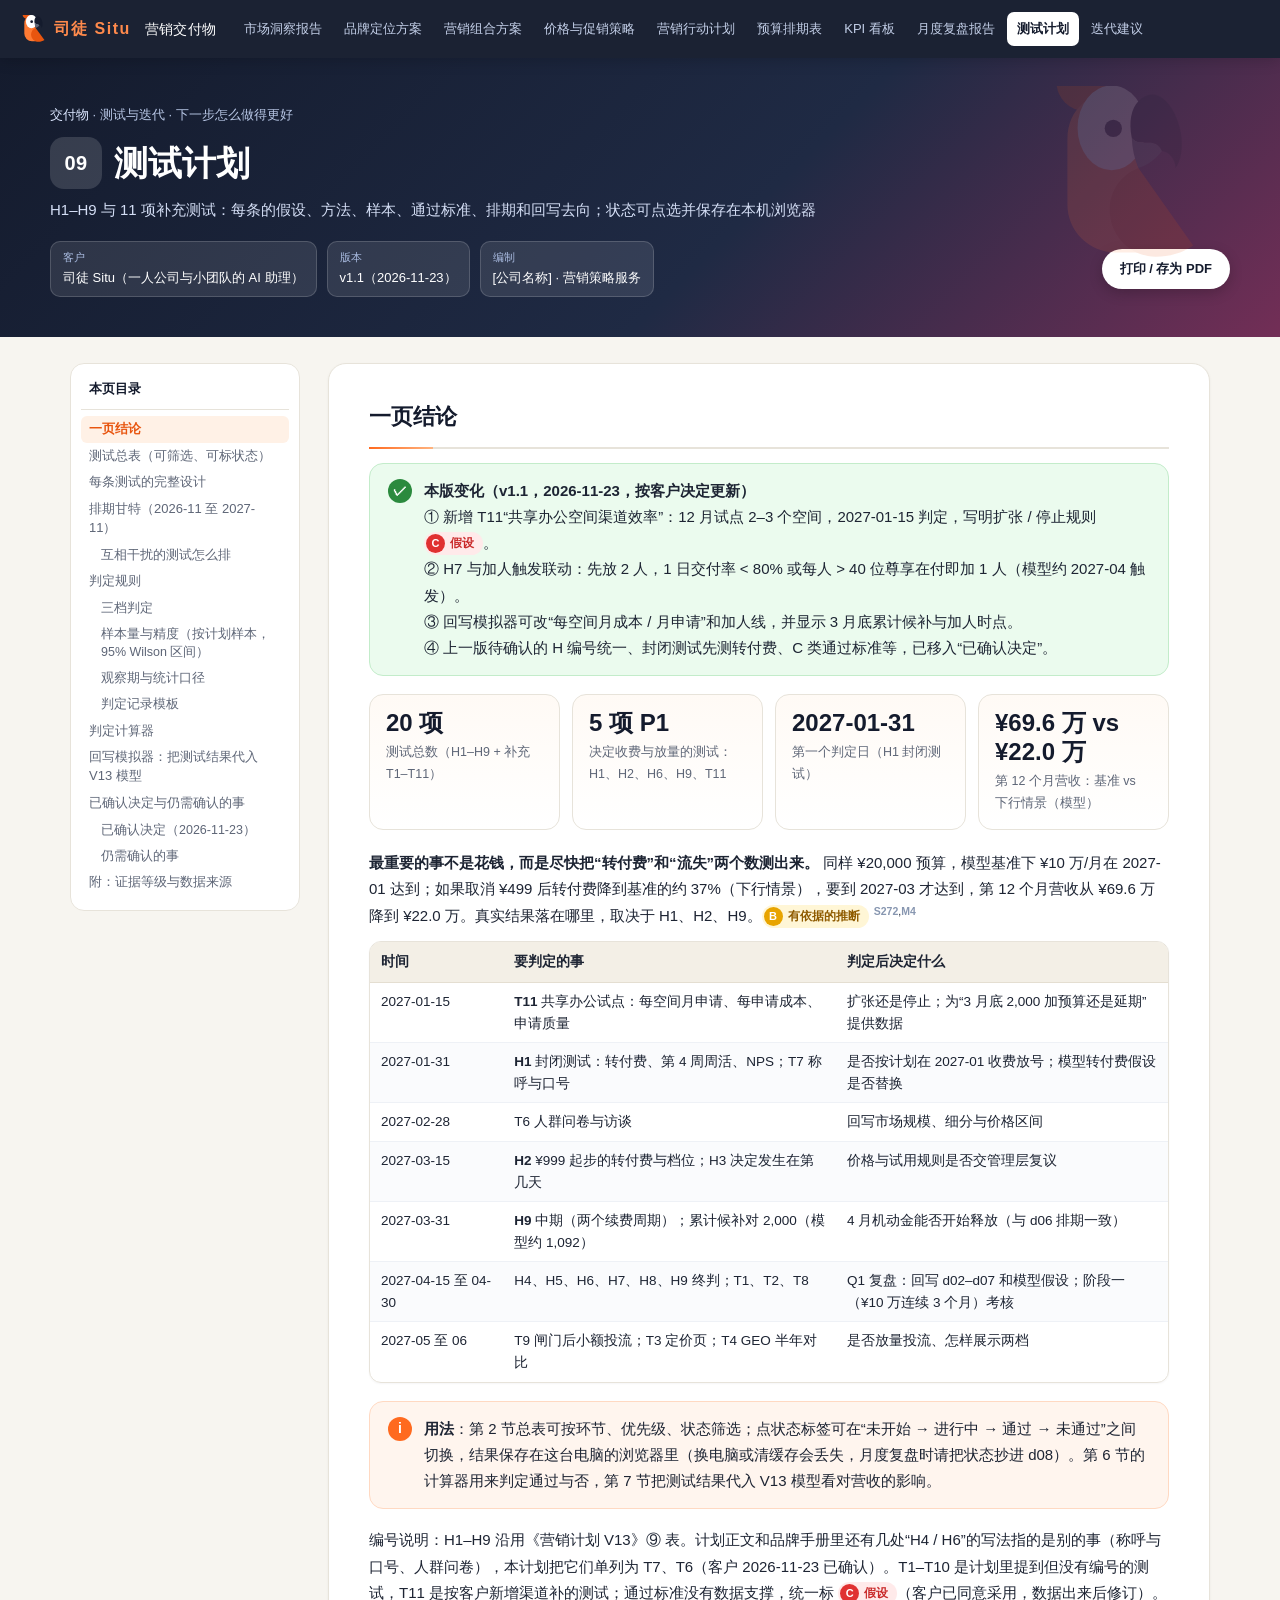
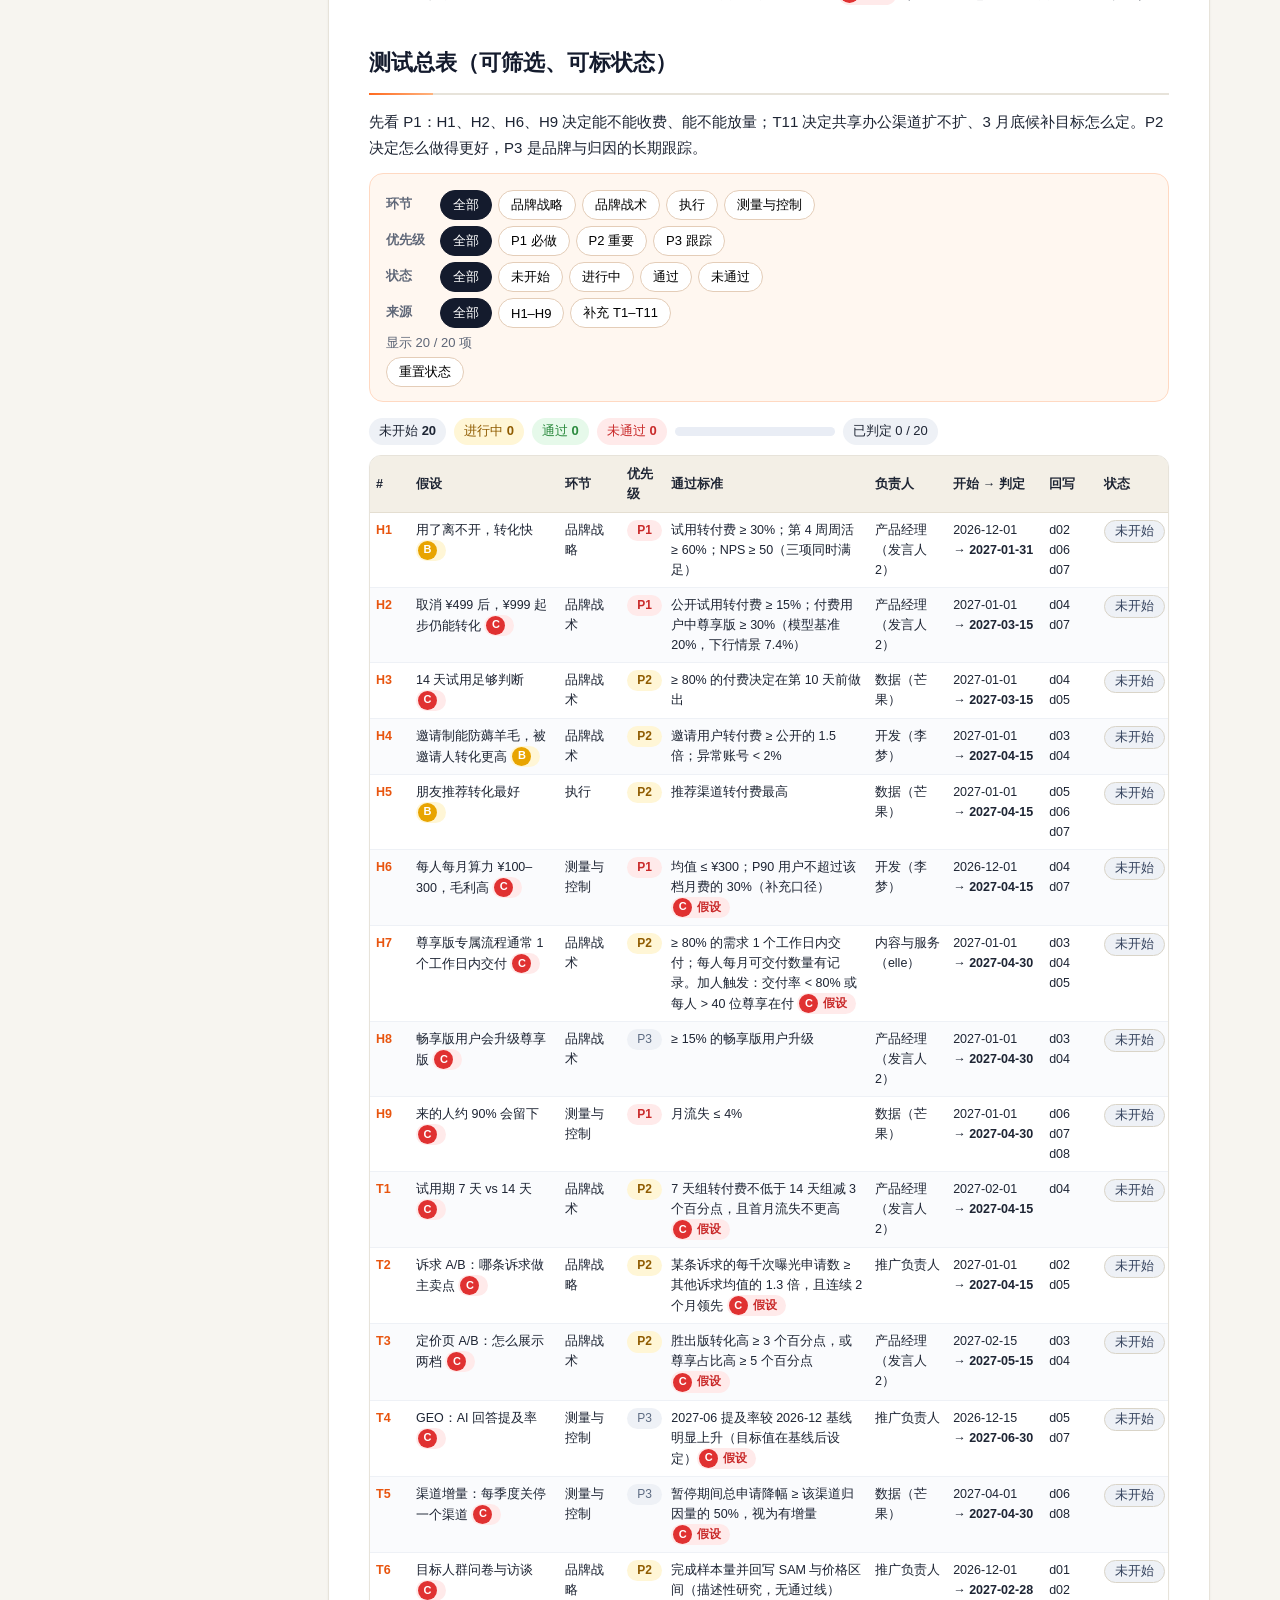
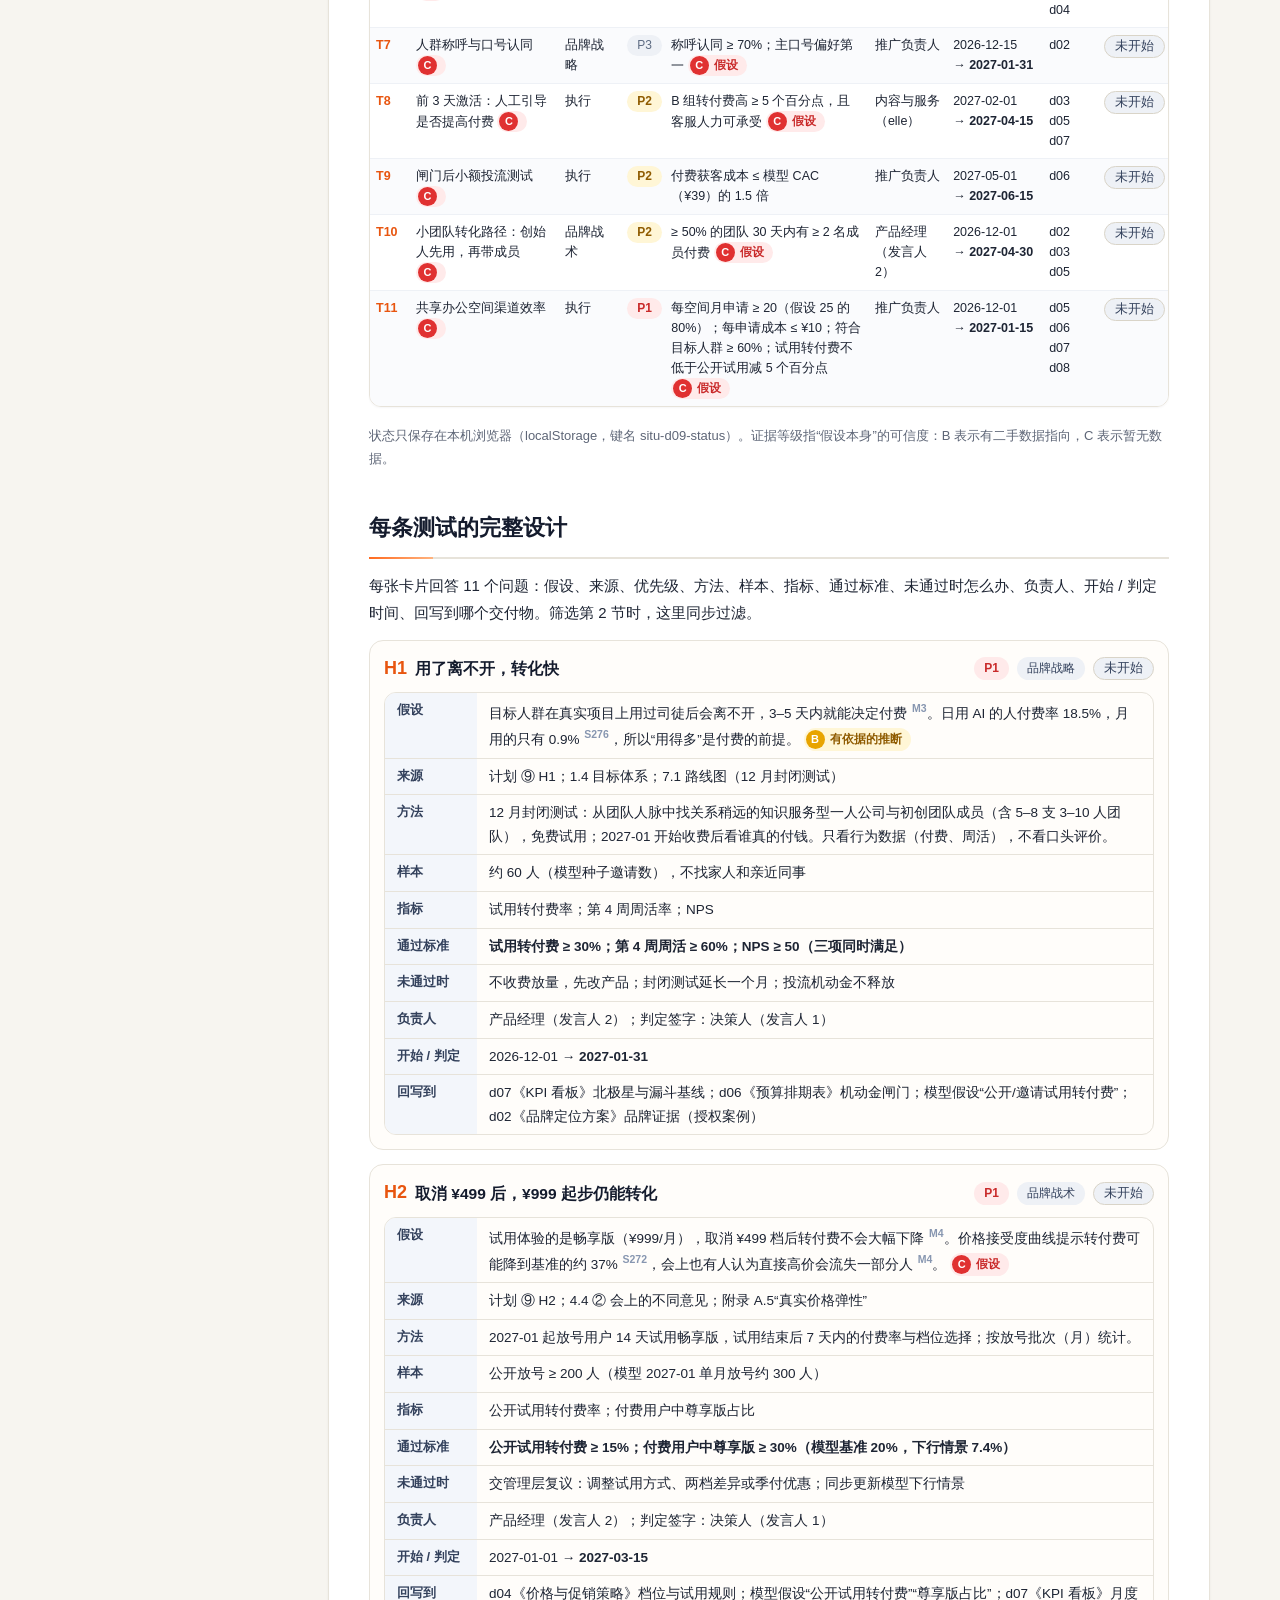
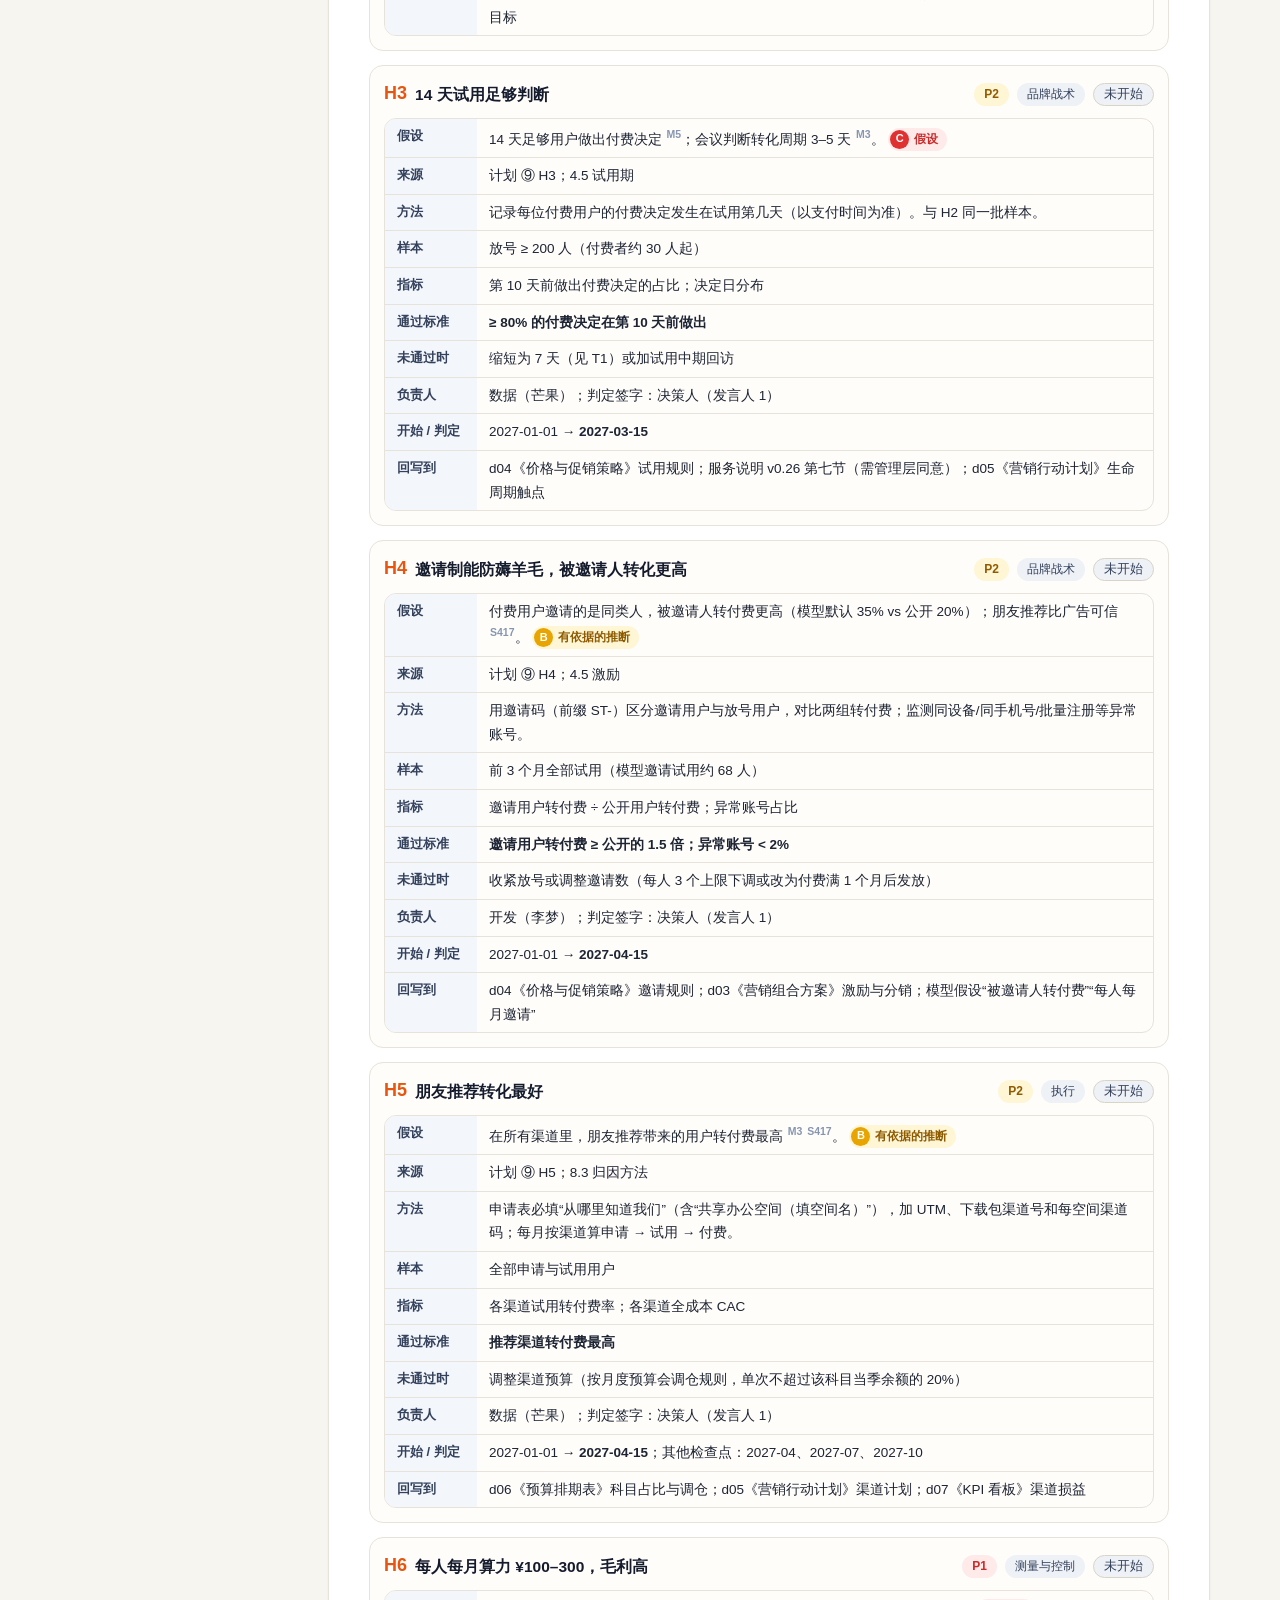
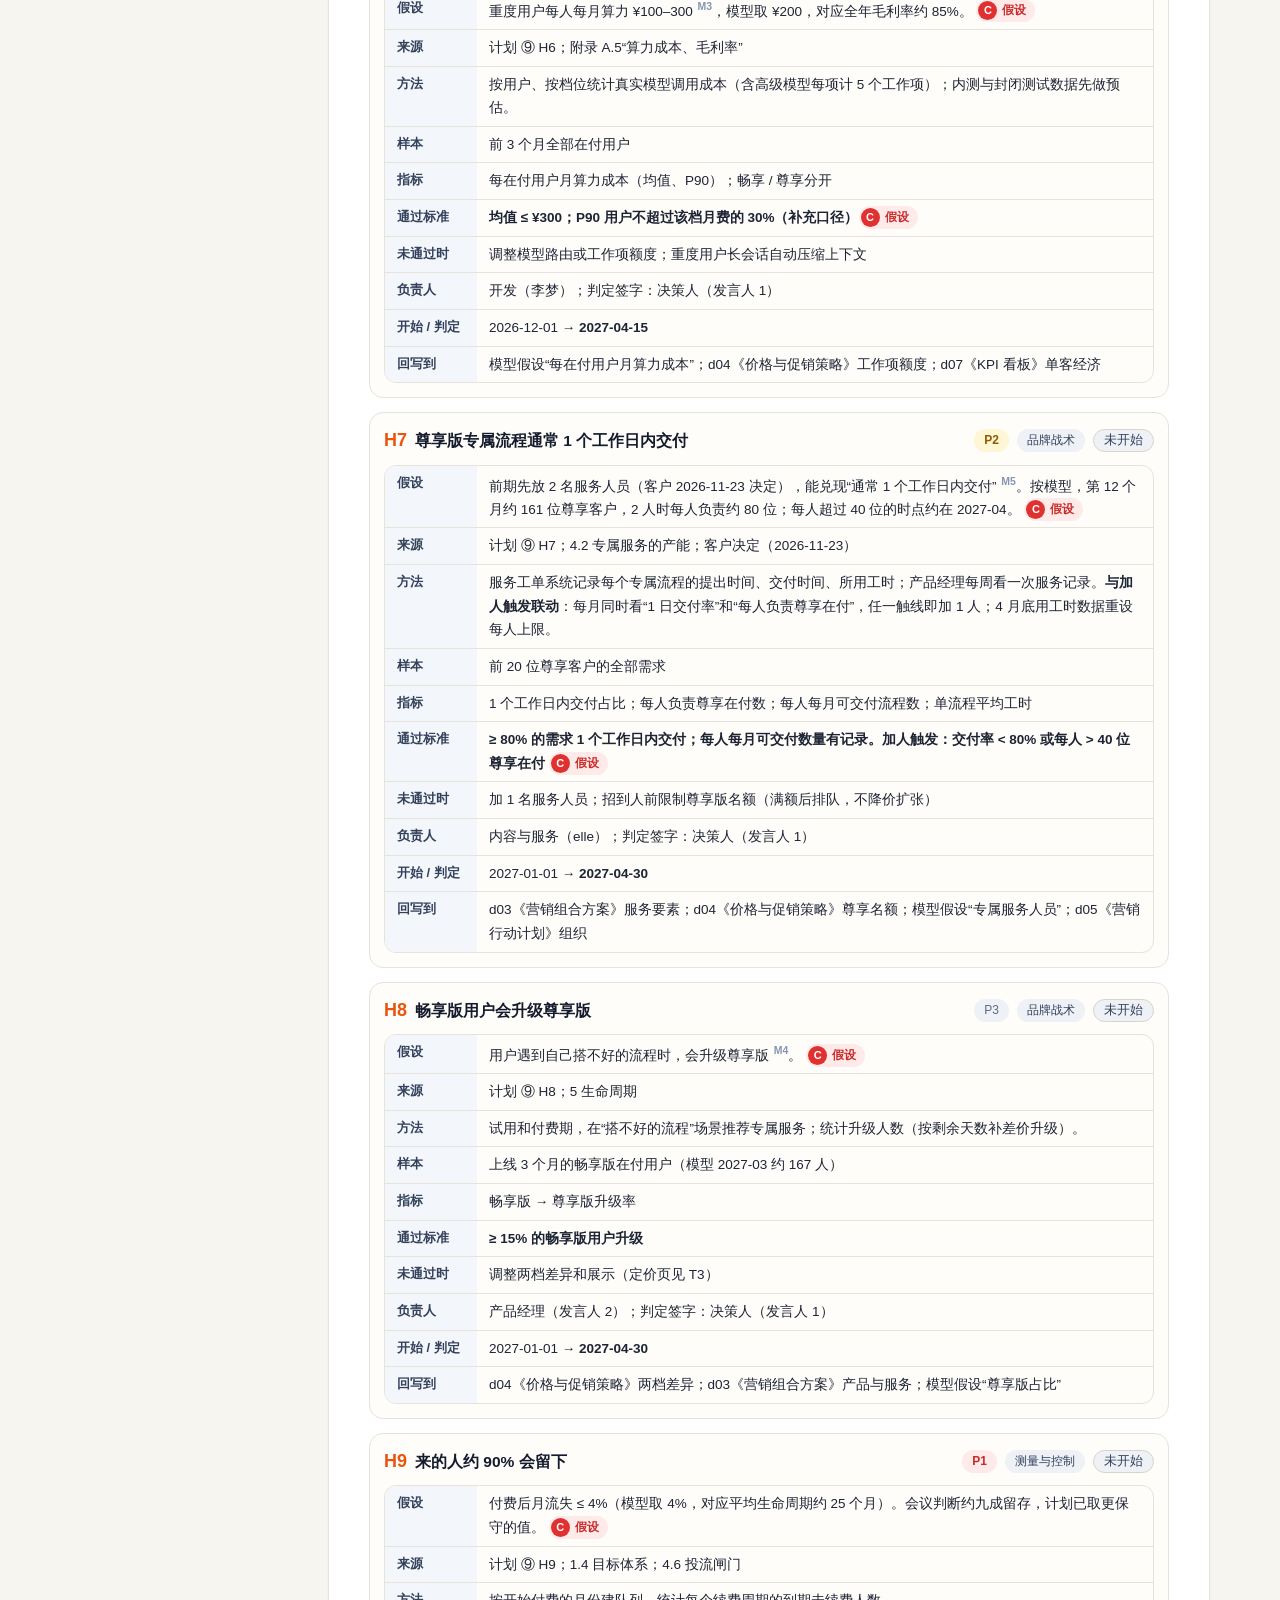
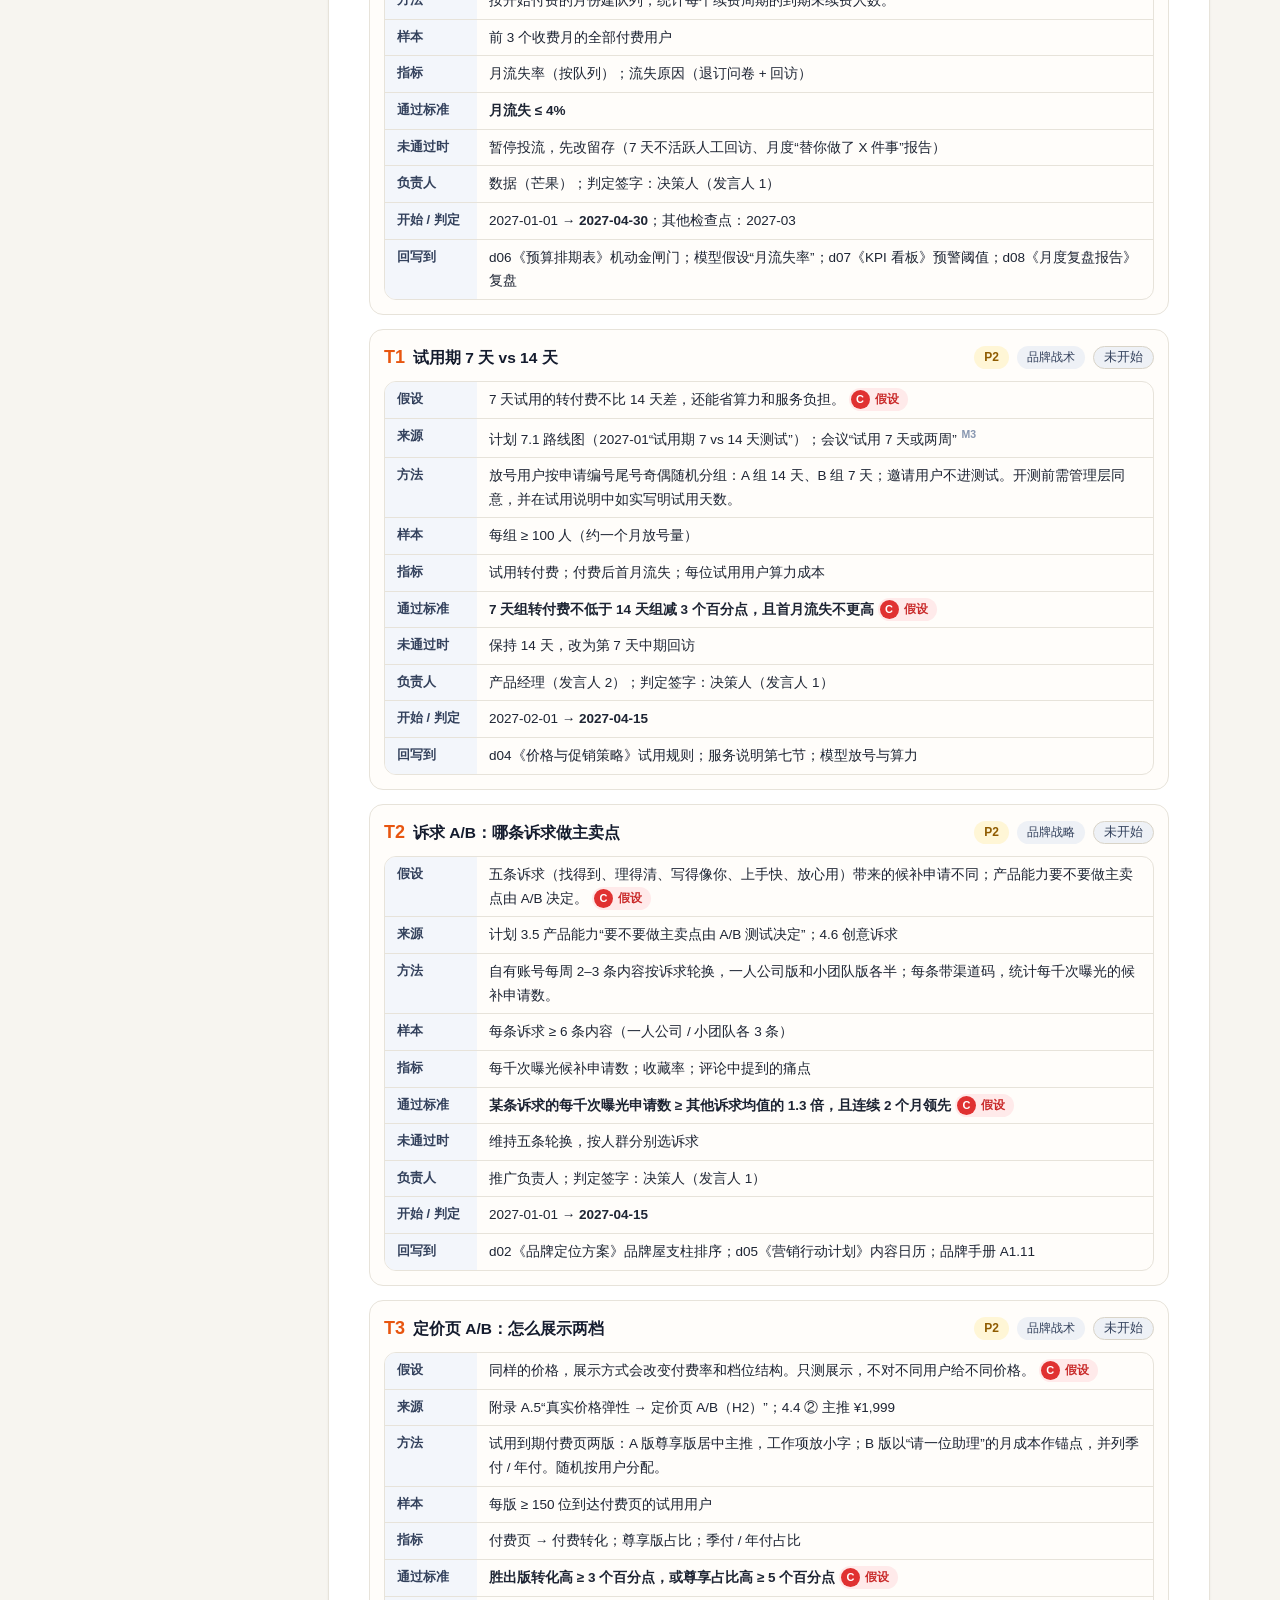
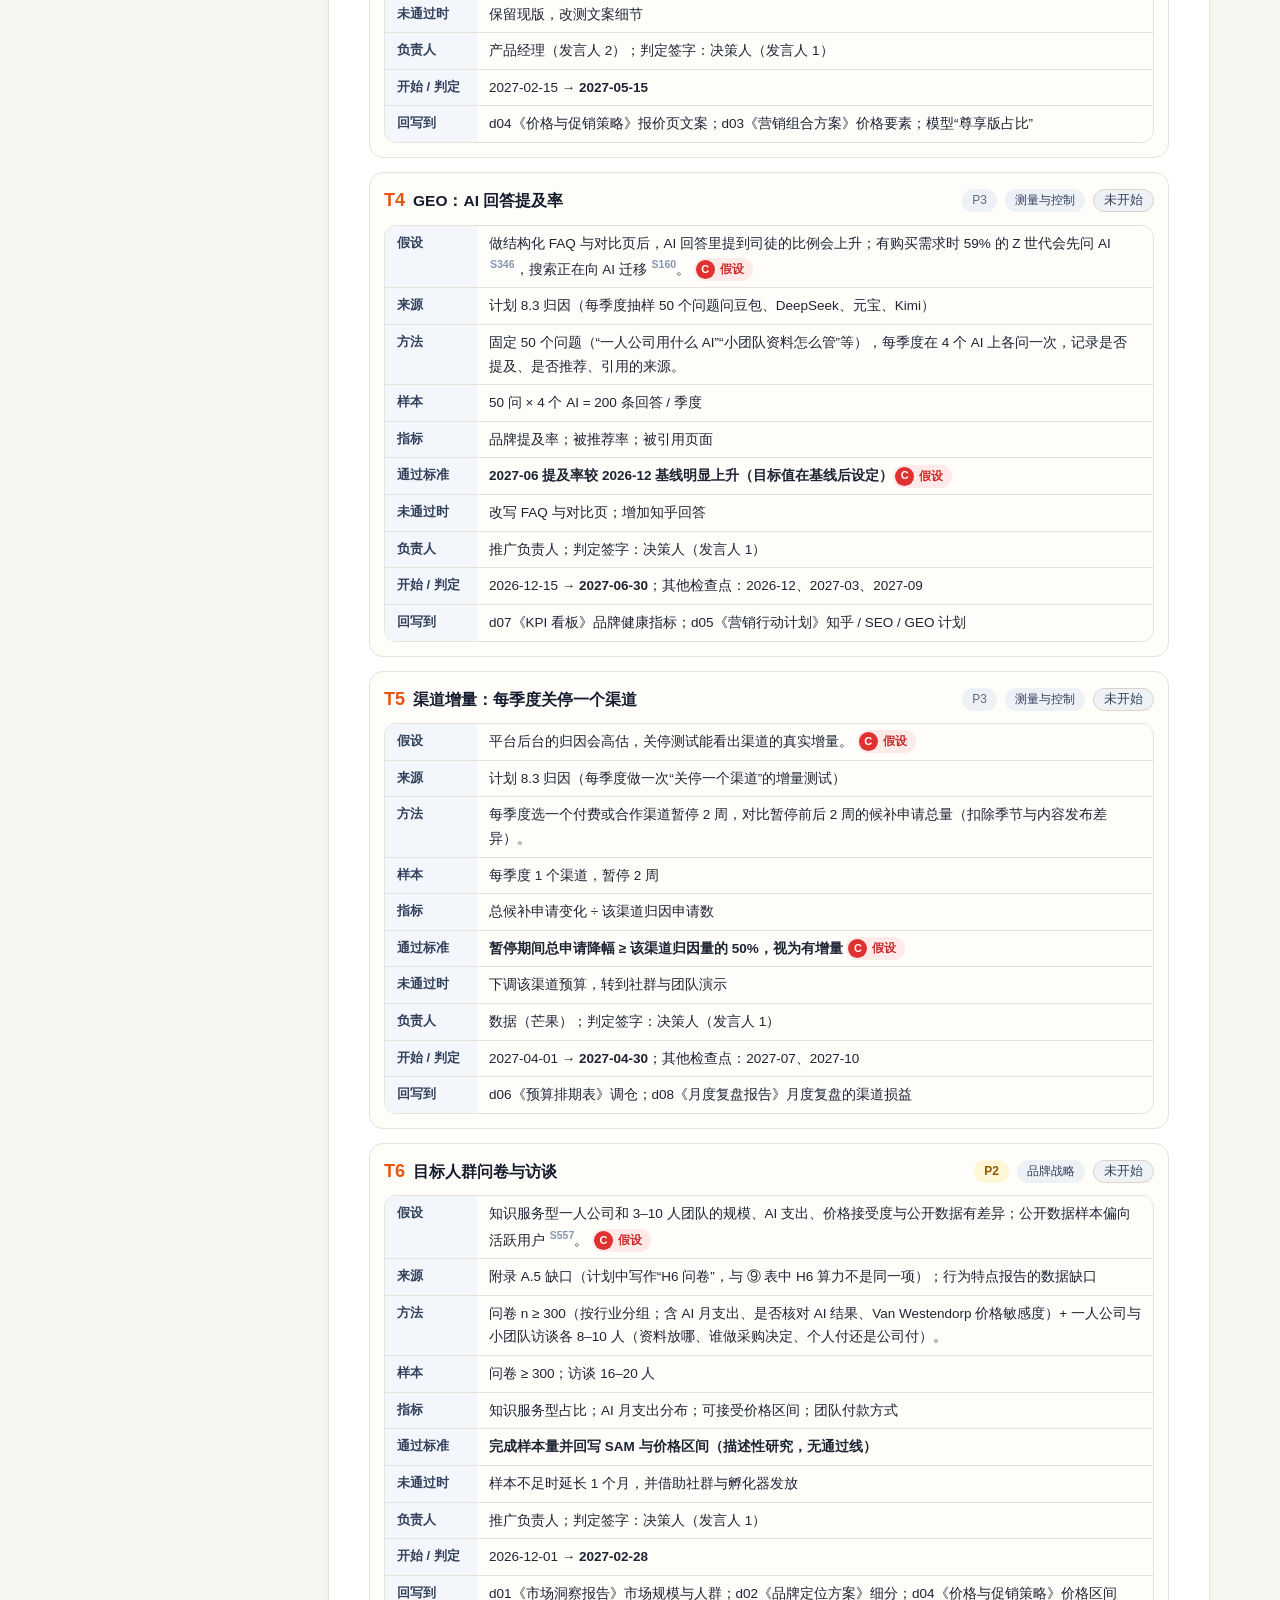
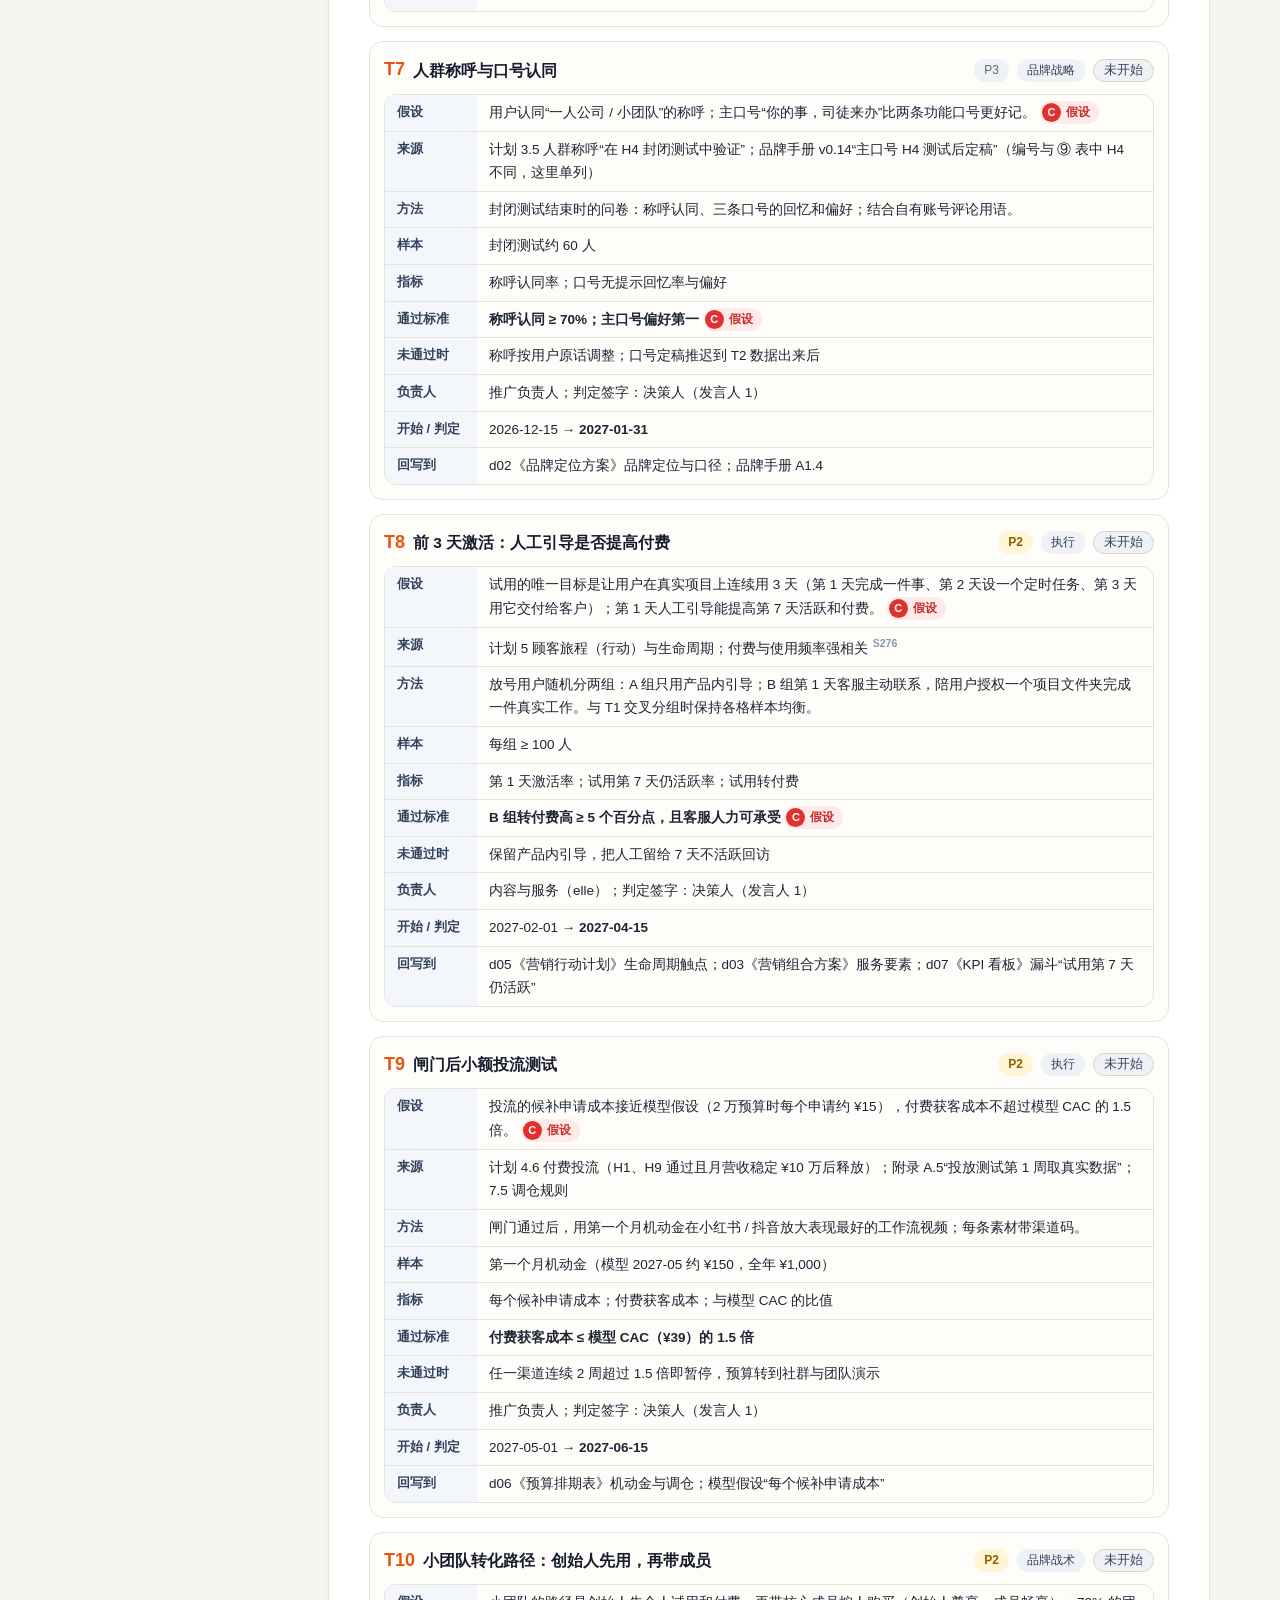
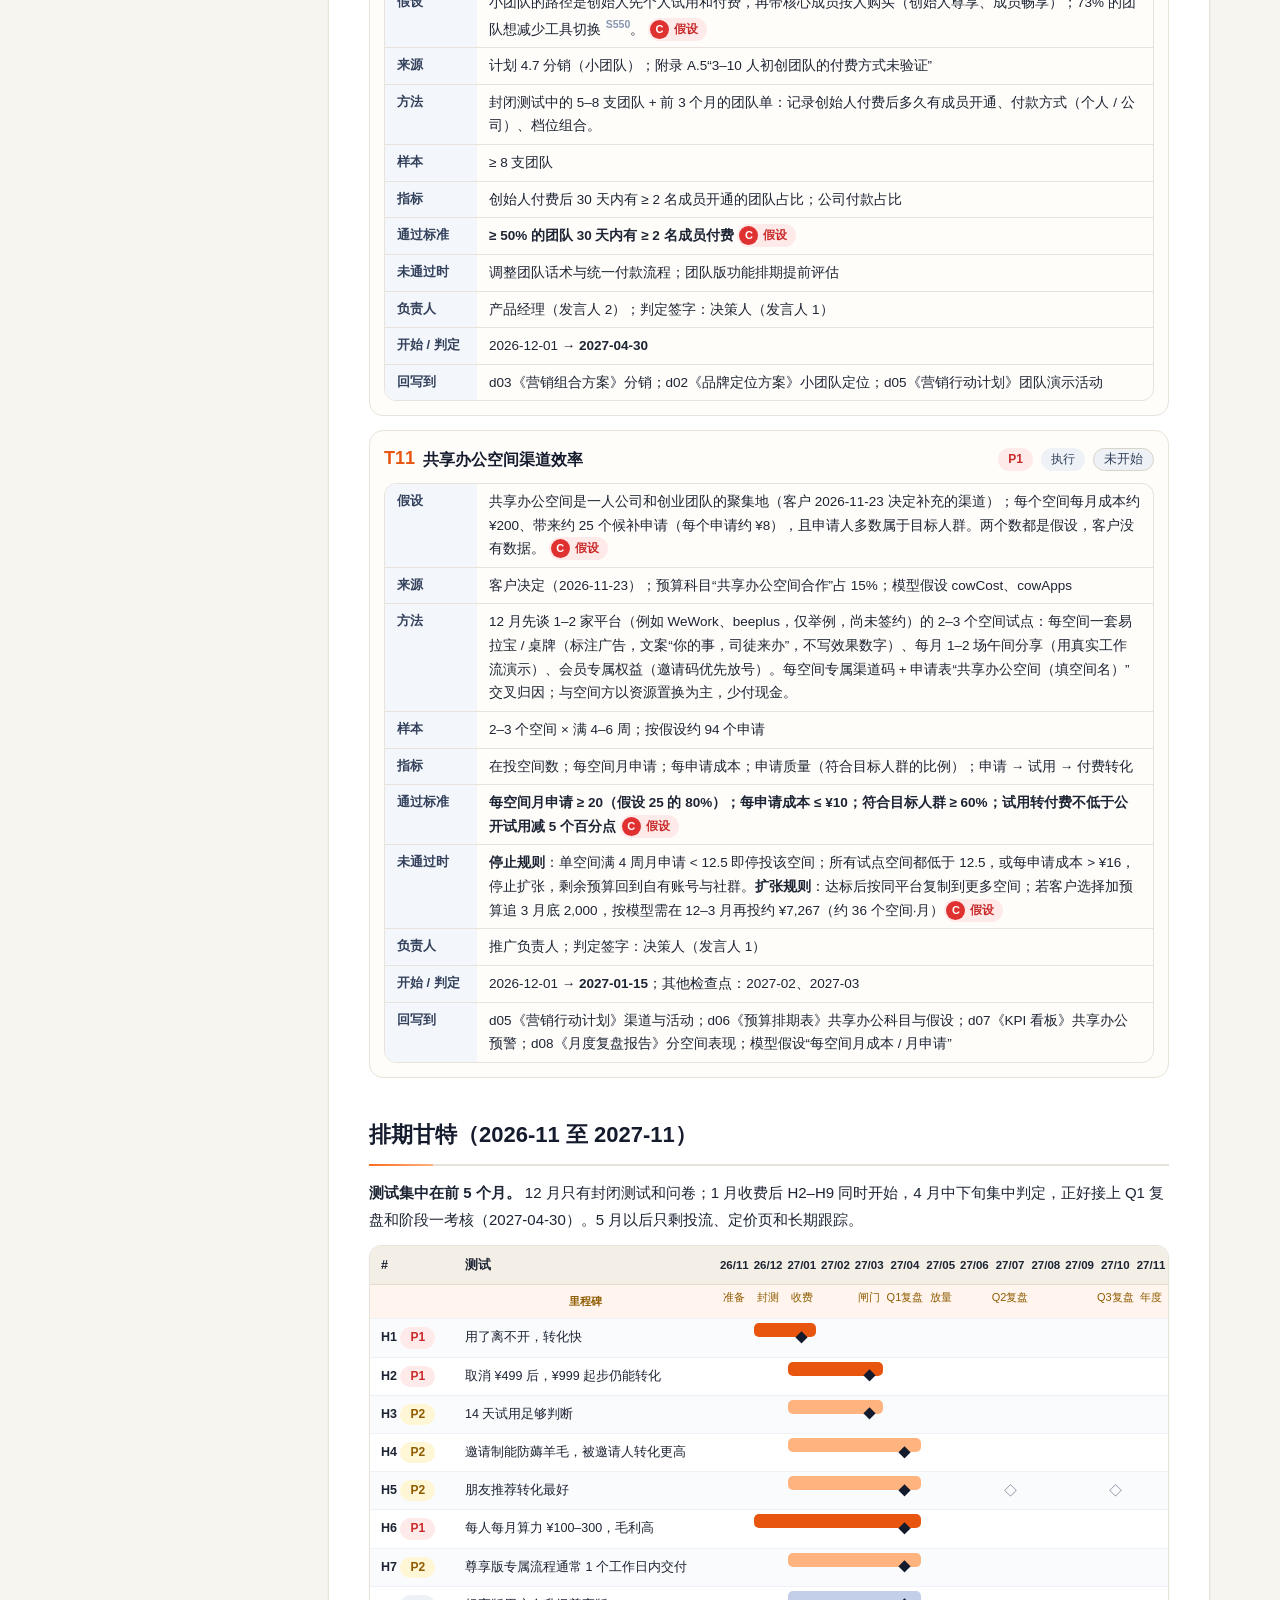
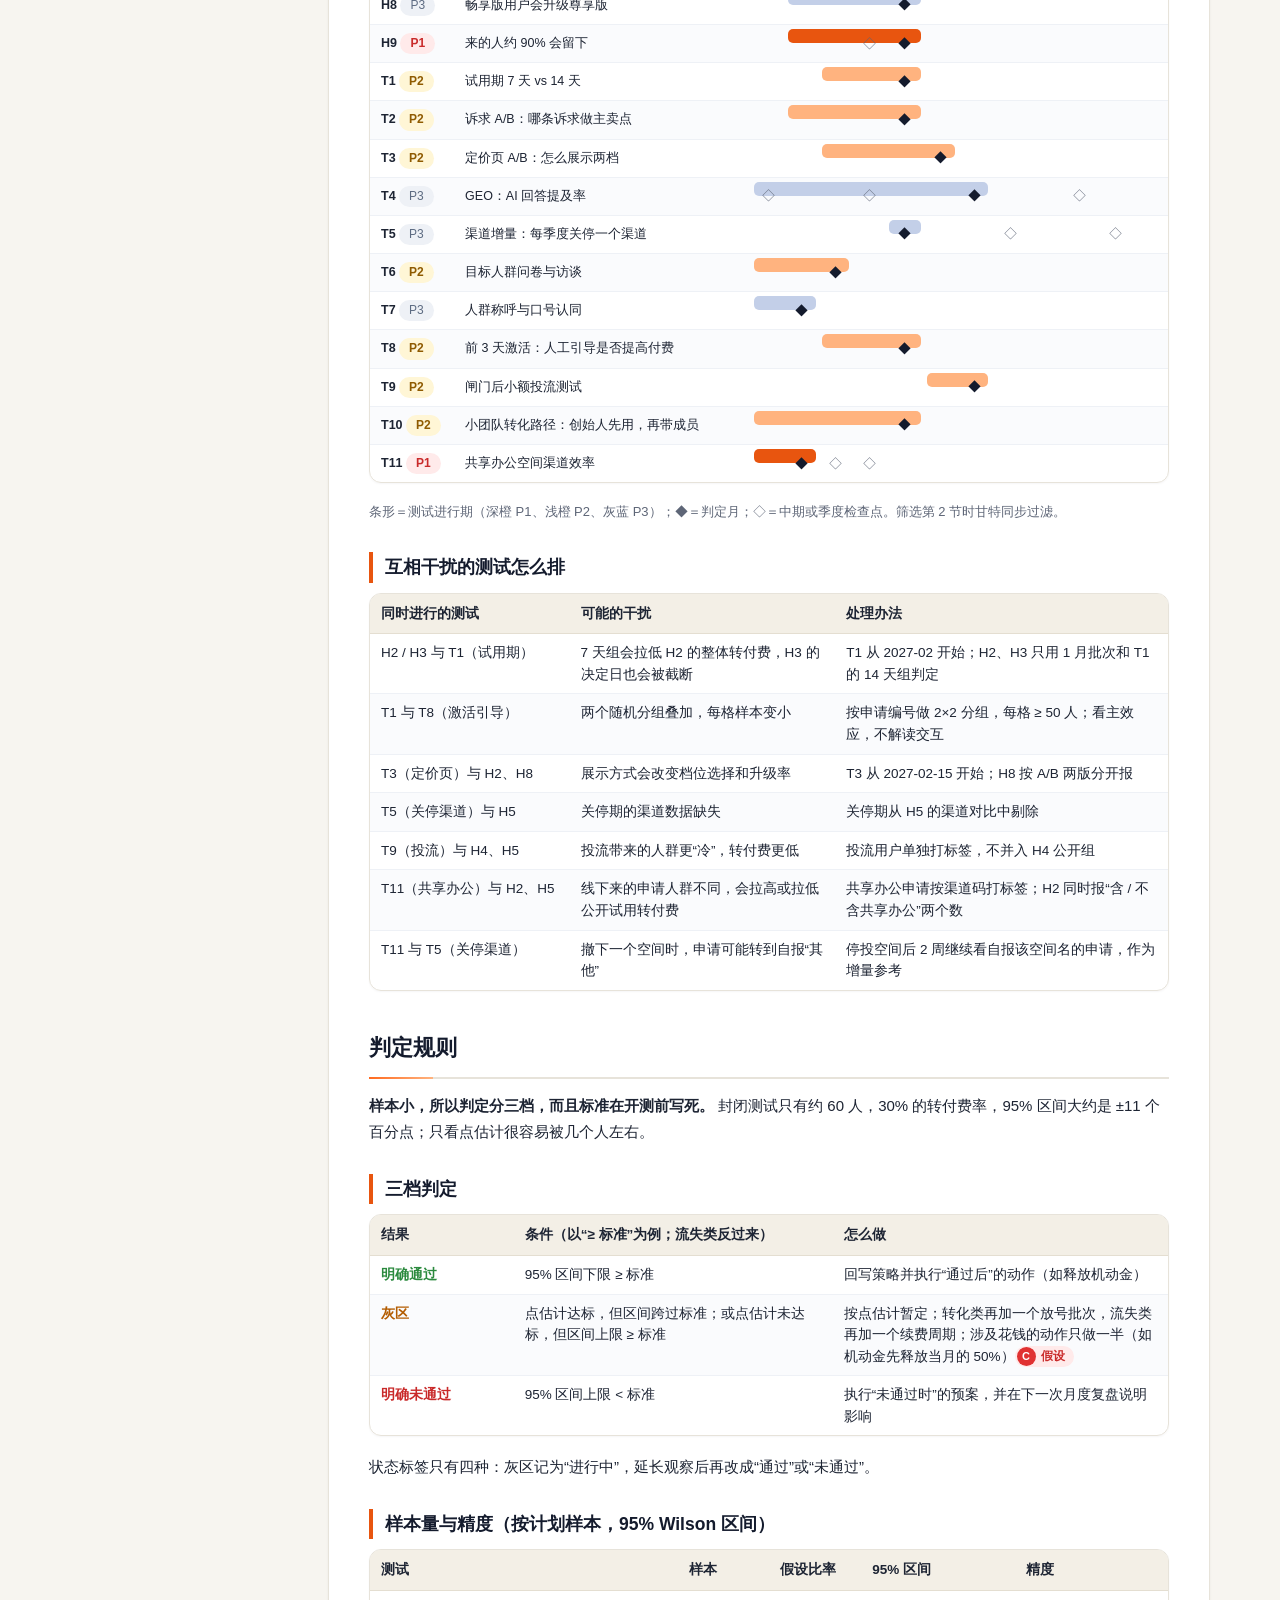
<file: public/d09.html>
<!DOCTYPE html>
<html lang="zh-CN"><head><meta charset="UTF-8"><meta name="viewport" content="width=device-width, initial-scale=1">
<title>测试计划 · 司徒 Situ 营销交付物</title>
<link rel="icon" href="favicon.svg"><link rel="stylesheet" href="assets/style.css"><style>
#tt{table-layout:fixed;min-width:760px}#tt td{font-size:12.5px;padding:7px 6px}#tt th{padding:8px 6px;font-size:12.5px}
.chips .fl{font-size:12.5px;color:#5E6677;margin-right:4px;align-self:center;min-width:44px}
.d09f{flex-direction:column;align-items:stretch;gap:2px}.d09f .chips{margin:2px 0}.d09f .cnt{font-size:13px;color:#5E6677}.d09f #rst{align-self:flex-start}
button.st{border:1px solid #d9d4c8;border-radius:999px;padding:2px 10px;font-size:12.5px;cursor:pointer;font-family:inherit;background:#eef1f6;color:#33415c;white-space:nowrap}
button.st.s1,.stsum .s1{background:#fff6d6;color:#8f5b00;border-color:#f1d98a}button.st.s2,.stsum .s2{background:#e6f9ea;color:#2b8a3e;border-color:#b2e5bd}
button.st.s3,.stsum .s3{background:#ffeaea;color:#c92a2a;border-color:#f5b5b5}
.stsum{display:flex;flex-wrap:wrap;gap:8px;align-items:center;margin:0 0 8px;font-size:13px}.stsum>span{border-radius:999px;padding:2px 10px;background:#eef1f6}
.stsum .sbar{display:inline-block;width:160px;padding:0;background:#e9edf5}
.tc{border:1px solid #E7E3DA;border-radius:14px;padding:12px 14px 2px;margin:14px 0;background:#fffdfa}
.tch{display:flex;flex-wrap:wrap;gap:8px;align-items:center;margin-bottom:2px}.tch>b{font-size:18px;color:#E8550F}.tch>span:nth-child(2){font-weight:700;font-size:15.5px;color:#141B2D;flex:1;min-width:200px}
.tc .kv{margin:8px 0 12px;grid-template-columns:92px 1fr}.tc .kv-v{font-size:13.5px;padding:6px 12px}.tc .kv-k{padding:6px 12px;font-size:13px}
table.gt{font-size:12.5px}table.gt th.gm{text-align:center;padding:6px 2px;font-size:11.5px}table.gt td.g{position:relative;min-width:30px;text-align:center;padding:4px 0}table.gt .on{border-radius:0;background:#FFB37F}table.gt tr[data-pri=P1] .on{background:#E8550F}table.gt tr[data-pri=P3] .on{background:#c3cfe8}table.gt .on.b0{border-radius:5px 0 0 5px;margin-left:3px}table.gt .on.b1{border-radius:0 5px 5px 0;margin-right:3px}table.gt .on.b0.b1{border-radius:5px}
table.gt td.gn{min-width:150px;font-size:12.5px}table.gt td.g em{position:absolute;left:50%;top:50%;transform:translate(-50%,-50%);font-style:normal;font-size:13px;color:#141B2D}
table.gt td.g em.ck{color:#5E6677}table.gt tr.ms td{background:#FFF5EE;font-size:11px;color:#8f5b00;text-align:center}
.ci{position:relative;height:34px;background:#f3f6fb;border-radius:8px;margin:6px 0 2px}.ci .rng{position:absolute;top:12px;height:10px;background:#c3cfe8;border-radius:5px}
.ci .pt{position:absolute;top:9px;width:16px;height:16px;margin-left:-8px;border-radius:50%;background:#141B2D}.ci .th{position:absolute;top:0;bottom:0;border-left:2px solid #e03131}
.ci .th em{position:absolute;top:-18px;left:4px;font-style:normal;font-size:11.5px;color:#c92a2a;white-space:nowrap}.cibar{margin:22px 0 14px}
.sim label{display:flex;flex-direction:column;font-size:12.5px}.sim label small{color:#E8550F}.sim input[type=number]{width:120px!important;font-size:16px!important}
.ctrl select{font-size:14px;padding:6px;border:1px solid #E4CDB8;border-radius:8px;font-family:inherit}
@media print{.d09f,.ctrl,button.st{display:none}}
</style></head>
<body>
<header class="top"><a class="logo" href="index.html"><img src="assets/logo.svg" alt=""><b>司徒 Situ</b>营销交付物</a>
<nav class="topnav"><a href="d01.html">市场洞察报告</a><a href="d02.html">品牌定位方案</a><a href="d03.html">营销组合方案</a><a href="d04.html">价格与促销策略</a><a href="d05.html">营销行动计划</a><a href="d06.html">预算排期表</a><a href="d07.html">KPI 看板</a><a href="d08.html">月度复盘报告</a><a href="d09.html" class=on>测试计划</a><a href="d10.html">迭代建议</a></nav></header>
<section class="hero stage-iterate"><div class="in">
<div class="crumb"><a href="index.html">交付物</a> · 测试与迭代 · 下一步怎么做得更好</div>
<h1><span class="ic">09</span>测试计划</h1><p class="sub">H1–H9 与 11 项补充测试：每条的假设、方法、样本、通过标准、排期和回写去向；状态可点选并保存在本机浏览器</p>
<div class="meta"><div><span>客户</span>司徒 Situ（一人公司与小团队的 AI 助理）</div><div><span>版本</span>v1.1（2026-11-23）</div><div><span>编制</span>[公司名称] · 营销策略服务</div><a class="dl" href="javascript:window.print()">打印 / 存为 PDF</a></div>
</div></section>
<div class="layout"><aside class="toc"><div class="tt">本页目录</div><a class="t1" href="#s1">一页结论</a><a class="t1" href="#s2">测试总表（可筛选、可标状态）</a><a class="t1" href="#s3">每条测试的完整设计</a><a class="t1" href="#s4">排期甘特（2026-11 至 2027-11）</a><a class="t2" href="#s4-1">互相干扰的测试怎么排</a><a class="t1" href="#s5">判定规则</a><a class="t2" href="#s5-1">三档判定</a><a class="t2" href="#s5-2">样本量与精度（按计划样本，95% Wilson 区间）</a><a class="t2" href="#s5-3">观察期与统计口径</a><a class="t2" href="#s5-4">判定记录模板</a><a class="t1" href="#s6">判定计算器</a><a class="t1" href="#s7">回写模拟器：把测试结果代入 V13 模型</a><a class="t1" href="#s8">已确认决定与仍需确认的事</a><a class="t2" href="#s8-1">已确认决定（2026-11-23）</a><a class="t2" href="#s8-2">仍需确认的事</a><a class="t1" href="#s9">附：证据等级与数据来源</a></aside>
<main class="doc"><h2 class="h1" id="s1">一页结论</h2>
<div class="box ok"><span class="bi">✓</span><div><b>本版变化（v1.1，2026-11-23，按客户决定更新）</b><br>① 新增 T11“共享办公空间渠道效率”：12 月试点 2–3 个空间，2027-01-15 判定，写明扩张 / 停止规则 <span class="ev evc" title="证据等级：C 假设"><i>C</i>假设</span>。<br>② H7 与加人触发联动：先放 2 人，1 日交付率 &lt; 80% 或每人 &gt; 40 位尊享在付即加 1 人（模型约 2027-04 触发）。<br>③ 回写模拟器可改“每空间月成本 / 月申请”和加人线，并显示 3 月底累计候补与加人时点。<br>④ 上一版待确认的 H 编号统一、封闭测试先测转付费、C 类通过标准等，已移入“已确认决定”。</div></div>
<div class="cards"><div class="cardk"><div class="v">20 项</div><div class="l">测试总数（H1–H9 + 补充 T1–T11）</div></div><div class="cardk"><div class="v">5 项 P1</div><div class="l">决定收费与放量的测试：H1、H2、H6、H9、T11</div></div><div class="cardk"><div class="v">2027-01-31</div><div class="l">第一个判定日（H1 封闭测试）</div></div><div class="cardk"><div class="v">¥69.6 万 vs ¥22.0 万</div><div class="l">第 12 个月营收：基准 vs 下行情景（模型）</div></div></div>
<p><b>最重要的事不是花钱，而是尽快把“转付费”和“流失”两个数测出来。</b> 同样 ¥20,000 预算，模型基准下 ¥10 万/月在 2027-01 达到；如果取消 ¥499 后转付费降到基准的约 37%（下行情景），要到 2027-03 才达到，第 12 个月营收从 ¥69.6 万 降到 ¥22.0 万。真实结果落在哪里，取决于 H1、H2、H9。<span class="ev evb" title="证据等级：B 有依据的推断"><i>B</i>有依据的推断</span> <sup class="ref"><a href="#src-S272" title="163.com · 报告：56.1%的职场人愿意为AI服务付费|求职|智联招聘|ai服务_网易订阅">S272</a>,<a href="#src-M4" title="公司内部资料 · 会议纪要：晨会：产品定位、核心能力与定价（2026-11-18）">M4</a></sup></p>
<div class="tw"><table><colgroup><col style="width:16.7%"><col style="width:41.7%"><col style="width:41.7%"></colgroup><thead><tr><th>时间</th><th>要判定的事</th><th>判定后决定什么</th></tr></thead><tbody><tr><td>2027-01-15</td><td><b>T11</b> 共享办公试点：每空间月申请、每申请成本、申请质量</td><td>扩张还是停止；为“3 月底 2,000 加预算还是延期”提供数据</td></tr><tr><td>2027-01-31</td><td><b>H1</b> 封闭测试：转付费、第 4 周周活、NPS；T7 称呼与口号</td><td>是否按计划在 2027-01 收费放号；模型转付费假设是否替换</td></tr><tr><td>2027-02-28</td><td>T6 人群问卷与访谈</td><td>回写市场规模、细分与价格区间</td></tr><tr><td>2027-03-15</td><td><b>H2</b> ¥999 起步的转付费与档位；H3 决定发生在第几天</td><td>价格与试用规则是否交管理层复议</td></tr><tr><td>2027-03-31</td><td><b>H9</b> 中期（两个续费周期）；累计候补对 2,000（模型约 1,092）</td><td>4 月机动金能否开始释放（与 d06 排期一致）</td></tr><tr><td>2027-04-15 至 04-30</td><td>H4、H5、H6、H7、H8、H9 终判；T1、T2、T8</td><td>Q1 复盘：回写 d02–d07 和模型假设；阶段一（¥10 万连续 3 个月）考核</td></tr><tr><td>2027-05 至 06</td><td>T9 闸门后小额投流；T3 定价页；T4 GEO 半年对比</td><td>是否放量投流、怎样展示两档</td></tr></tbody></table></div>
<div class="box info"><span class="bi">i</span><div><b>用法</b>：第 2 节总表可按环节、优先级、状态筛选；点状态标签可在“未开始 → 进行中 → 通过 → 未通过”之间切换，结果保存在这台电脑的浏览器里（换电脑或清缓存会丢失，月度复盘时请把状态抄进 d08）。第 6 节的计算器用来判定通过与否，第 7 节把测试结果代入 V13 模型看对营收的影响。</div></div>
<p>编号说明：H1–H9 沿用《营销计划 V13》⑨ 表。计划正文和品牌手册里还有几处“H4 / H6”的写法指的是别的事（称呼与口号、人群问卷），本计划把它们单列为 T7、T6（客户 2026-11-23 已确认）。T1–T10 是计划里提到但没有编号的测试，T11 是按客户新增渠道补的测试；通过标准没有数据支撑，统一标 <span class="ev evc" title="证据等级：C 假设"><i>C</i>假设</span>（客户已同意采用，数据出来后修订）。</p>
<h2 class="h1" id="s2">测试总表（可筛选、可标状态）</h2>
<p>先看 P1：H1、H2、H6、H9 决定能不能收费、能不能放量；T11 决定共享办公渠道扩不扩、3 月底候补目标怎么定。P2 决定怎么做得更好，P3 是品牌与归因的长期跟踪。</p>
<div class="ctrl d09f"><div class="chips" data-f="stage"><b class="fl">环节</b><button class="on" data-v="">全部</button><button data-v="品牌战略">品牌战略</button><button data-v="品牌战术">品牌战术</button><button data-v="执行">执行</button><button data-v="测量与控制">测量与控制</button></div><div class="chips" data-f="pri"><b class="fl">优先级</b><button class="on" data-v="">全部</button><button data-v="P1">P1 必做</button><button data-v="P2">P2 重要</button><button data-v="P3">P3 跟踪</button></div><div class="chips" data-f="st"><b class="fl">状态</b><button class="on" data-v="">全部</button><button data-v="未开始">未开始</button><button data-v="进行中">进行中</button><button data-v="通过">通过</button><button data-v="未通过">未通过</button></div><div class="chips" data-f="grp"><b class="fl">来源</b><button class="on" data-v="">全部</button><button data-v="H">H1–H9</button><button data-v="T">补充 T1–T11</button></div><span class="cnt" id="cnt"></span><button id="rst" title="清除本机保存的状态">重置状态</button></div><div class="stsum" id="stsum"></div><div class="tw"><table id="tt"><colgroup><col style="width:40px"><col style="width:19%"><col style="width:8%"><col style="width:44px"><col style="width:26%"><col style="width:10%"><col style="width:96px"><col style="width:7%"><col style="width:70px"></colgroup><thead><tr><th>#</th><th>假设</th><th>环节</th><th>优先级</th><th>通过标准</th><th>负责人</th><th>开始 → 判定</th><th>回写</th><th>状态</th></tr></thead><tbody><tr data-id="H1" data-stage="品牌战略" data-pri="P1" data-grp="H"><td class="nw"><a href="#tc-H1"><b>H1</b></a></td><td>用了离不开，转化快 <span class="ev evb"><i>B</i></span></td><td>品牌战略</td><td><span class="pill p1">P1</span></td><td>试用转付费 ≥ 30%；第 4 周周活 ≥ 60%；NPS ≥ 50（三项同时满足）</td><td>产品经理（发言人 2）</td><td>2026-12-01<br>→ <b>2027-01-31</b></td><td>d02 d06 d07</td><td class="nw"><button class="st" data-id="H1">未开始</button></td></tr><tr data-id="H2" data-stage="品牌战术" data-pri="P1" data-grp="H"><td class="nw"><a href="#tc-H2"><b>H2</b></a></td><td>取消 ¥499 后，¥999 起步仍能转化 <span class="ev evc"><i>C</i></span></td><td>品牌战术</td><td><span class="pill p1">P1</span></td><td>公开试用转付费 ≥ 15%；付费用户中尊享版 ≥ 30%（模型基准 20%，下行情景 7.4%）</td><td>产品经理（发言人 2）</td><td>2027-01-01<br>→ <b>2027-03-15</b></td><td>d04 d07</td><td class="nw"><button class="st" data-id="H2">未开始</button></td></tr><tr data-id="H3" data-stage="品牌战术" data-pri="P2" data-grp="H"><td class="nw"><a href="#tc-H3"><b>H3</b></a></td><td>14 天试用足够判断 <span class="ev evc"><i>C</i></span></td><td>品牌战术</td><td><span class="pill p2">P2</span></td><td>≥ 80% 的付费决定在第 10 天前做出</td><td>数据（芒果）</td><td>2027-01-01<br>→ <b>2027-03-15</b></td><td>d04 d05</td><td class="nw"><button class="st" data-id="H3">未开始</button></td></tr><tr data-id="H4" data-stage="品牌战术" data-pri="P2" data-grp="H"><td class="nw"><a href="#tc-H4"><b>H4</b></a></td><td>邀请制能防薅羊毛，被邀请人转化更高 <span class="ev evb"><i>B</i></span></td><td>品牌战术</td><td><span class="pill p2">P2</span></td><td>邀请用户转付费 ≥ 公开的 1.5 倍；异常账号 &lt; 2%</td><td>开发（李梦）</td><td>2027-01-01<br>→ <b>2027-04-15</b></td><td>d03 d04</td><td class="nw"><button class="st" data-id="H4">未开始</button></td></tr><tr data-id="H5" data-stage="执行" data-pri="P2" data-grp="H"><td class="nw"><a href="#tc-H5"><b>H5</b></a></td><td>朋友推荐转化最好 <span class="ev evb"><i>B</i></span></td><td>执行</td><td><span class="pill p2">P2</span></td><td>推荐渠道转付费最高</td><td>数据（芒果）</td><td>2027-01-01<br>→ <b>2027-04-15</b></td><td>d05 d06 d07</td><td class="nw"><button class="st" data-id="H5">未开始</button></td></tr><tr data-id="H6" data-stage="测量与控制" data-pri="P1" data-grp="H"><td class="nw"><a href="#tc-H6"><b>H6</b></a></td><td>每人每月算力 ¥100–300，毛利高 <span class="ev evc"><i>C</i></span></td><td>测量与控制</td><td><span class="pill p1">P1</span></td><td>均值 ≤ ¥300；P90 用户不超过该档月费的 30%（补充口径）<span class="ev evc" title="证据等级：C 假设"><i>C</i>假设</span></td><td>开发（李梦）</td><td>2026-12-01<br>→ <b>2027-04-15</b></td><td>d04 d07</td><td class="nw"><button class="st" data-id="H6">未开始</button></td></tr><tr data-id="H7" data-stage="品牌战术" data-pri="P2" data-grp="H"><td class="nw"><a href="#tc-H7"><b>H7</b></a></td><td>尊享版专属流程通常 1 个工作日内交付 <span class="ev evc"><i>C</i></span></td><td>品牌战术</td><td><span class="pill p2">P2</span></td><td>≥ 80% 的需求 1 个工作日内交付；每人每月可交付数量有记录。加人触发：交付率 &lt; 80% 或每人 &gt; 40 位尊享在付 <span class="ev evc" title="证据等级：C 假设"><i>C</i>假设</span></td><td>内容与服务（elle）</td><td>2027-01-01<br>→ <b>2027-04-30</b></td><td>d03 d04 d05</td><td class="nw"><button class="st" data-id="H7">未开始</button></td></tr><tr data-id="H8" data-stage="品牌战术" data-pri="P3" data-grp="H"><td class="nw"><a href="#tc-H8"><b>H8</b></a></td><td>畅享版用户会升级尊享版 <span class="ev evc"><i>C</i></span></td><td>品牌战术</td><td><span class="pill p3">P3</span></td><td>≥ 15% 的畅享版用户升级</td><td>产品经理（发言人 2）</td><td>2027-01-01<br>→ <b>2027-04-30</b></td><td>d03 d04</td><td class="nw"><button class="st" data-id="H8">未开始</button></td></tr><tr data-id="H9" data-stage="测量与控制" data-pri="P1" data-grp="H"><td class="nw"><a href="#tc-H9"><b>H9</b></a></td><td>来的人约 90% 会留下 <span class="ev evc"><i>C</i></span></td><td>测量与控制</td><td><span class="pill p1">P1</span></td><td>月流失 ≤ 4%</td><td>数据（芒果）</td><td>2027-01-01<br>→ <b>2027-04-30</b></td><td>d06 d07 d08</td><td class="nw"><button class="st" data-id="H9">未开始</button></td></tr><tr data-id="T1" data-stage="品牌战术" data-pri="P2" data-grp="T"><td class="nw"><a href="#tc-T1"><b>T1</b></a></td><td>试用期 7 天 vs 14 天 <span class="ev evc"><i>C</i></span></td><td>品牌战术</td><td><span class="pill p2">P2</span></td><td>7 天组转付费不低于 14 天组减 3 个百分点，且首月流失不更高 <span class="ev evc" title="证据等级：C 假设"><i>C</i>假设</span></td><td>产品经理（发言人 2）</td><td>2027-02-01<br>→ <b>2027-04-15</b></td><td>d04</td><td class="nw"><button class="st" data-id="T1">未开始</button></td></tr><tr data-id="T2" data-stage="品牌战略" data-pri="P2" data-grp="T"><td class="nw"><a href="#tc-T2"><b>T2</b></a></td><td>诉求 A/B：哪条诉求做主卖点 <span class="ev evc"><i>C</i></span></td><td>品牌战略</td><td><span class="pill p2">P2</span></td><td>某条诉求的每千次曝光申请数 ≥ 其他诉求均值的 1.3 倍，且连续 2 个月领先 <span class="ev evc" title="证据等级：C 假设"><i>C</i>假设</span></td><td>推广负责人</td><td>2027-01-01<br>→ <b>2027-04-15</b></td><td>d02 d05</td><td class="nw"><button class="st" data-id="T2">未开始</button></td></tr><tr data-id="T3" data-stage="品牌战术" data-pri="P2" data-grp="T"><td class="nw"><a href="#tc-T3"><b>T3</b></a></td><td>定价页 A/B：怎么展示两档 <span class="ev evc"><i>C</i></span></td><td>品牌战术</td><td><span class="pill p2">P2</span></td><td>胜出版转化高 ≥ 3 个百分点，或尊享占比高 ≥ 5 个百分点 <span class="ev evc" title="证据等级：C 假设"><i>C</i>假设</span></td><td>产品经理（发言人 2）</td><td>2027-02-15<br>→ <b>2027-05-15</b></td><td>d03 d04</td><td class="nw"><button class="st" data-id="T3">未开始</button></td></tr><tr data-id="T4" data-stage="测量与控制" data-pri="P3" data-grp="T"><td class="nw"><a href="#tc-T4"><b>T4</b></a></td><td>GEO：AI 回答提及率 <span class="ev evc"><i>C</i></span></td><td>测量与控制</td><td><span class="pill p3">P3</span></td><td>2027-06 提及率较 2026-12 基线明显上升（目标值在基线后设定）<span class="ev evc" title="证据等级：C 假设"><i>C</i>假设</span></td><td>推广负责人</td><td>2026-12-15<br>→ <b>2027-06-30</b></td><td>d05 d07</td><td class="nw"><button class="st" data-id="T4">未开始</button></td></tr><tr data-id="T5" data-stage="测量与控制" data-pri="P3" data-grp="T"><td class="nw"><a href="#tc-T5"><b>T5</b></a></td><td>渠道增量：每季度关停一个渠道 <span class="ev evc"><i>C</i></span></td><td>测量与控制</td><td><span class="pill p3">P3</span></td><td>暂停期间总申请降幅 ≥ 该渠道归因量的 50%，视为有增量 <span class="ev evc" title="证据等级：C 假设"><i>C</i>假设</span></td><td>数据（芒果）</td><td>2027-04-01<br>→ <b>2027-04-30</b></td><td>d06 d08</td><td class="nw"><button class="st" data-id="T5">未开始</button></td></tr><tr data-id="T6" data-stage="品牌战略" data-pri="P2" data-grp="T"><td class="nw"><a href="#tc-T6"><b>T6</b></a></td><td>目标人群问卷与访谈 <span class="ev evc"><i>C</i></span></td><td>品牌战略</td><td><span class="pill p2">P2</span></td><td>完成样本量并回写 SAM 与价格区间（描述性研究，无通过线）</td><td>推广负责人</td><td>2026-12-01<br>→ <b>2027-02-28</b></td><td>d01 d02 d04</td><td class="nw"><button class="st" data-id="T6">未开始</button></td></tr><tr data-id="T7" data-stage="品牌战略" data-pri="P3" data-grp="T"><td class="nw"><a href="#tc-T7"><b>T7</b></a></td><td>人群称呼与口号认同 <span class="ev evc"><i>C</i></span></td><td>品牌战略</td><td><span class="pill p3">P3</span></td><td>称呼认同 ≥ 70%；主口号偏好第一 <span class="ev evc" title="证据等级：C 假设"><i>C</i>假设</span></td><td>推广负责人</td><td>2026-12-15<br>→ <b>2027-01-31</b></td><td>d02</td><td class="nw"><button class="st" data-id="T7">未开始</button></td></tr><tr data-id="T8" data-stage="执行" data-pri="P2" data-grp="T"><td class="nw"><a href="#tc-T8"><b>T8</b></a></td><td>前 3 天激活：人工引导是否提高付费 <span class="ev evc"><i>C</i></span></td><td>执行</td><td><span class="pill p2">P2</span></td><td>B 组转付费高 ≥ 5 个百分点，且客服人力可承受 <span class="ev evc" title="证据等级：C 假设"><i>C</i>假设</span></td><td>内容与服务（elle）</td><td>2027-02-01<br>→ <b>2027-04-15</b></td><td>d03 d05 d07</td><td class="nw"><button class="st" data-id="T8">未开始</button></td></tr><tr data-id="T9" data-stage="执行" data-pri="P2" data-grp="T"><td class="nw"><a href="#tc-T9"><b>T9</b></a></td><td>闸门后小额投流测试 <span class="ev evc"><i>C</i></span></td><td>执行</td><td><span class="pill p2">P2</span></td><td>付费获客成本 ≤ 模型 CAC（¥39）的 1.5 倍</td><td>推广负责人</td><td>2027-05-01<br>→ <b>2027-06-15</b></td><td>d06</td><td class="nw"><button class="st" data-id="T9">未开始</button></td></tr><tr data-id="T10" data-stage="品牌战术" data-pri="P2" data-grp="T"><td class="nw"><a href="#tc-T10"><b>T10</b></a></td><td>小团队转化路径：创始人先用，再带成员 <span class="ev evc"><i>C</i></span></td><td>品牌战术</td><td><span class="pill p2">P2</span></td><td>≥ 50% 的团队 30 天内有 ≥ 2 名成员付费 <span class="ev evc" title="证据等级：C 假设"><i>C</i>假设</span></td><td>产品经理（发言人 2）</td><td>2026-12-01<br>→ <b>2027-04-30</b></td><td>d02 d03 d05</td><td class="nw"><button class="st" data-id="T10">未开始</button></td></tr><tr data-id="T11" data-stage="执行" data-pri="P1" data-grp="T"><td class="nw"><a href="#tc-T11"><b>T11</b></a></td><td>共享办公空间渠道效率 <span class="ev evc"><i>C</i></span></td><td>执行</td><td><span class="pill p1">P1</span></td><td>每空间月申请 ≥ 20（假设 25 的 80%）；每申请成本 ≤ ¥10；符合目标人群 ≥ 60%；试用转付费不低于公开试用减 5 个百分点 <span class="ev evc" title="证据等级：C 假设"><i>C</i>假设</span></td><td>推广负责人</td><td>2026-12-01<br>→ <b>2027-01-15</b></td><td>d05 d06 d07 d08</td><td class="nw"><button class="st" data-id="T11">未开始</button></td></tr></tbody></table></div>
<p class="note">状态只保存在本机浏览器（localStorage，键名 situ-d09-status）。证据等级指“假设本身”的可信度：B 表示有二手数据指向，C 表示暂无数据。</p>
<h2 class="h1" id="s3">每条测试的完整设计</h2>
<p>每张卡片回答 11 个问题：假设、来源、优先级、方法、样本、指标、通过标准、未通过时怎么办、负责人、开始 / 判定时间、回写到哪个交付物。筛选第 2 节时，这里同步过滤。</p>
<div class="tc" id="tc-H1" data-id="H1" data-stage="品牌战略" data-pri="P1" data-grp="H"><div class="tch"><b>H1</b><span>用了离不开，转化快</span><span class="pill p1">P1</span><span class="pill">品牌战略</span><button class="st" data-id="H1">未开始</button></div>
<div class="kv"><div class="kv-k">假设</div><div class="kv-v">目标人群在真实项目上用过司徒后会离不开，3–5 天内就能决定付费 <sup class="ref"><a href="#src-M3" title="公司内部资料 · 会议纪要：目标人群与定价策略（2026-11-13）">M3</a></sup>。日用 AI 的人付费率 18.5%，月用的只有 0.9% <sup class="ref"><a href="#src-S276" title="woshipm.com · 每天用AI的人，付费意愿是低频者的13倍：你被AI“绑架”了吗？ | 人人都是产品经理">S276</a></sup>，所以“用得多”是付费的前提。 <span class="ev evb" title="证据等级：B 有依据的推断"><i>B</i>有依据的推断</span></div><div class="kv-k">来源</div><div class="kv-v">计划 ⑨ H1；1.4 目标体系；7.1 路线图（12 月封闭测试）</div><div class="kv-k">方法</div><div class="kv-v">12 月封闭测试：从团队人脉中找关系稍远的知识服务型一人公司与初创团队成员（含 5–8 支 3–10 人团队），免费试用；2027-01 开始收费后看谁真的付钱。只看行为数据（付费、周活），不看口头评价。</div><div class="kv-k">样本</div><div class="kv-v">约 60 人（模型种子邀请数），不找家人和亲近同事</div><div class="kv-k">指标</div><div class="kv-v">试用转付费率；第 4 周周活率；NPS</div><div class="kv-k">通过标准</div><div class="kv-v"><b>试用转付费 ≥ 30%；第 4 周周活 ≥ 60%；NPS ≥ 50（三项同时满足）</b></div><div class="kv-k">未通过时</div><div class="kv-v">不收费放量，先改产品；封闭测试延长一个月；投流机动金不释放</div><div class="kv-k">负责人</div><div class="kv-v">产品经理（发言人 2）；判定签字：决策人（发言人 1）</div><div class="kv-k">开始 / 判定</div><div class="kv-v">2026-12-01 → <b>2027-01-31</b></div><div class="kv-k">回写到</div><div class="kv-v">d07《KPI 看板》北极星与漏斗基线；d06《预算排期表》机动金闸门；模型假设“公开/邀请试用转付费”；d02《品牌定位方案》品牌证据（授权案例）</div></div>
</div>
<div class="tc" id="tc-H2" data-id="H2" data-stage="品牌战术" data-pri="P1" data-grp="H"><div class="tch"><b>H2</b><span>取消 ¥499 后，¥999 起步仍能转化</span><span class="pill p1">P1</span><span class="pill">品牌战术</span><button class="st" data-id="H2">未开始</button></div>
<div class="kv"><div class="kv-k">假设</div><div class="kv-v">试用体验的是畅享版（¥999/月），取消 ¥499 档后转付费不会大幅下降 <sup class="ref"><a href="#src-M4" title="公司内部资料 · 会议纪要：晨会：产品定位、核心能力与定价（2026-11-18）">M4</a></sup>。价格接受度曲线提示转付费可能降到基准的约 37% <sup class="ref"><a href="#src-S272" title="163.com · 报告：56.1%的职场人愿意为AI服务付费|求职|智联招聘|ai服务_网易订阅">S272</a></sup>，会上也有人认为直接高价会流失一部分人 <sup class="ref"><a href="#src-M4" title="公司内部资料 · 会议纪要：晨会：产品定位、核心能力与定价（2026-11-18）">M4</a></sup>。 <span class="ev evc" title="证据等级：C 假设"><i>C</i>假设</span></div><div class="kv-k">来源</div><div class="kv-v">计划 ⑨ H2；4.4 ② 会上的不同意见；附录 A.5“真实价格弹性”</div><div class="kv-k">方法</div><div class="kv-v">2027-01 起放号用户 14 天试用畅享版，试用结束后 7 天内的付费率与档位选择；按放号批次（月）统计。</div><div class="kv-k">样本</div><div class="kv-v">公开放号 ≥ 200 人（模型 2027-01 单月放号约 300 人）</div><div class="kv-k">指标</div><div class="kv-v">公开试用转付费率；付费用户中尊享版占比</div><div class="kv-k">通过标准</div><div class="kv-v"><b>公开试用转付费 ≥ 15%；付费用户中尊享版 ≥ 30%（模型基准 20%，下行情景 7.4%）</b></div><div class="kv-k">未通过时</div><div class="kv-v">交管理层复议：调整试用方式、两档差异或季付优惠；同步更新模型下行情景</div><div class="kv-k">负责人</div><div class="kv-v">产品经理（发言人 2）；判定签字：决策人（发言人 1）</div><div class="kv-k">开始 / 判定</div><div class="kv-v">2027-01-01 → <b>2027-03-15</b></div><div class="kv-k">回写到</div><div class="kv-v">d04《价格与促销策略》档位与试用规则；模型假设“公开试用转付费”“尊享版占比”；d07《KPI 看板》月度目标</div></div>
</div>
<div class="tc" id="tc-H3" data-id="H3" data-stage="品牌战术" data-pri="P2" data-grp="H"><div class="tch"><b>H3</b><span>14 天试用足够判断</span><span class="pill p2">P2</span><span class="pill">品牌战术</span><button class="st" data-id="H3">未开始</button></div>
<div class="kv"><div class="kv-k">假设</div><div class="kv-v">14 天足够用户做出付费决定 <sup class="ref"><a href="#src-M5" title="公司内部资料 · 《司徒 服务说明（畅享版 / 尊享版）》草案 v0.26 与品牌手册 v0.14">M5</a></sup>；会议判断转化周期 3–5 天 <sup class="ref"><a href="#src-M3" title="公司内部资料 · 会议纪要：目标人群与定价策略（2026-11-13）">M3</a></sup>。 <span class="ev evc" title="证据等级：C 假设"><i>C</i>假设</span></div><div class="kv-k">来源</div><div class="kv-v">计划 ⑨ H3；4.5 试用期</div><div class="kv-k">方法</div><div class="kv-v">记录每位付费用户的付费决定发生在试用第几天（以支付时间为准）。与 H2 同一批样本。</div><div class="kv-k">样本</div><div class="kv-v">放号 ≥ 200 人（付费者约 30 人起）</div><div class="kv-k">指标</div><div class="kv-v">第 10 天前做出付费决定的占比；决定日分布</div><div class="kv-k">通过标准</div><div class="kv-v"><b>≥ 80% 的付费决定在第 10 天前做出</b></div><div class="kv-k">未通过时</div><div class="kv-v">缩短为 7 天（见 T1）或加试用中期回访</div><div class="kv-k">负责人</div><div class="kv-v">数据（芒果）；判定签字：决策人（发言人 1）</div><div class="kv-k">开始 / 判定</div><div class="kv-v">2027-01-01 → <b>2027-03-15</b></div><div class="kv-k">回写到</div><div class="kv-v">d04《价格与促销策略》试用规则；服务说明 v0.26 第七节（需管理层同意）；d05《营销行动计划》生命周期触点</div></div>
</div>
<div class="tc" id="tc-H4" data-id="H4" data-stage="品牌战术" data-pri="P2" data-grp="H"><div class="tch"><b>H4</b><span>邀请制能防薅羊毛，被邀请人转化更高</span><span class="pill p2">P2</span><span class="pill">品牌战术</span><button class="st" data-id="H4">未开始</button></div>
<div class="kv"><div class="kv-k">假设</div><div class="kv-v">付费用户邀请的是同类人，被邀请人转付费更高（模型默认 35% vs 公开 20%）；朋友推荐比广告可信 <sup class="ref"><a href="#src-S417" title="21jingji.com · 86%中国消费者每周使用AI，传统营销“三板斧”首次失效 - 21经济网">S417</a></sup>。 <span class="ev evb" title="证据等级：B 有依据的推断"><i>B</i>有依据的推断</span></div><div class="kv-k">来源</div><div class="kv-v">计划 ⑨ H4；4.5 激励</div><div class="kv-k">方法</div><div class="kv-v">用邀请码（前缀 ST-）区分邀请用户与放号用户，对比两组转付费；监测同设备/同手机号/批量注册等异常账号。</div><div class="kv-k">样本</div><div class="kv-v">前 3 个月全部试用（模型邀请试用约 68 人）</div><div class="kv-k">指标</div><div class="kv-v">邀请用户转付费 ÷ 公开用户转付费；异常账号占比</div><div class="kv-k">通过标准</div><div class="kv-v"><b>邀请用户转付费 ≥ 公开的 1.5 倍；异常账号 &lt; 2%</b></div><div class="kv-k">未通过时</div><div class="kv-v">收紧放号或调整邀请数（每人 3 个上限下调或改为付费满 1 个月后发放）</div><div class="kv-k">负责人</div><div class="kv-v">开发（李梦）；判定签字：决策人（发言人 1）</div><div class="kv-k">开始 / 判定</div><div class="kv-v">2027-01-01 → <b>2027-04-15</b></div><div class="kv-k">回写到</div><div class="kv-v">d04《价格与促销策略》邀请规则；d03《营销组合方案》激励与分销；模型假设“被邀请人转付费”“每人每月邀请”</div></div>
</div>
<div class="tc" id="tc-H5" data-id="H5" data-stage="执行" data-pri="P2" data-grp="H"><div class="tch"><b>H5</b><span>朋友推荐转化最好</span><span class="pill p2">P2</span><span class="pill">执行</span><button class="st" data-id="H5">未开始</button></div>
<div class="kv"><div class="kv-k">假设</div><div class="kv-v">在所有渠道里，朋友推荐带来的用户转付费最高 <sup class="ref"><a href="#src-M3" title="公司内部资料 · 会议纪要：目标人群与定价策略（2026-11-13）">M3</a></sup> <sup class="ref"><a href="#src-S417" title="21jingji.com · 86%中国消费者每周使用AI，传统营销“三板斧”首次失效 - 21经济网">S417</a></sup>。 <span class="ev evb" title="证据等级：B 有依据的推断"><i>B</i>有依据的推断</span></div><div class="kv-k">来源</div><div class="kv-v">计划 ⑨ H5；8.3 归因方法</div><div class="kv-k">方法</div><div class="kv-v">申请表必填“从哪里知道我们”（含“共享办公空间（填空间名）”），加 UTM、下载包渠道号和每空间渠道码；每月按渠道算申请 → 试用 → 付费。</div><div class="kv-k">样本</div><div class="kv-v">全部申请与试用用户</div><div class="kv-k">指标</div><div class="kv-v">各渠道试用转付费率；各渠道全成本 CAC</div><div class="kv-k">通过标准</div><div class="kv-v"><b>推荐渠道转付费最高</b></div><div class="kv-k">未通过时</div><div class="kv-v">调整渠道预算（按月度预算会调仓规则，单次不超过该科目当季余额的 20%）</div><div class="kv-k">负责人</div><div class="kv-v">数据（芒果）；判定签字：决策人（发言人 1）</div><div class="kv-k">开始 / 判定</div><div class="kv-v">2027-01-01 → <b>2027-04-15</b>；其他检查点：2027-04、2027-07、2027-10</div><div class="kv-k">回写到</div><div class="kv-v">d06《预算排期表》科目占比与调仓；d05《营销行动计划》渠道计划；d07《KPI 看板》渠道损益</div></div>
</div>
<div class="tc" id="tc-H6" data-id="H6" data-stage="测量与控制" data-pri="P1" data-grp="H"><div class="tch"><b>H6</b><span>每人每月算力 ¥100–300，毛利高</span><span class="pill p1">P1</span><span class="pill">测量与控制</span><button class="st" data-id="H6">未开始</button></div>
<div class="kv"><div class="kv-k">假设</div><div class="kv-v">重度用户每人每月算力 ¥100–300 <sup class="ref"><a href="#src-M3" title="公司内部资料 · 会议纪要：目标人群与定价策略（2026-11-13）">M3</a></sup>，模型取 ¥200，对应全年毛利率约 85%。 <span class="ev evc" title="证据等级：C 假设"><i>C</i>假设</span></div><div class="kv-k">来源</div><div class="kv-v">计划 ⑨ H6；附录 A.5“算力成本、毛利率”</div><div class="kv-k">方法</div><div class="kv-v">按用户、按档位统计真实模型调用成本（含高级模型每项计 5 个工作项）；内测与封闭测试数据先做预估。</div><div class="kv-k">样本</div><div class="kv-v">前 3 个月全部在付用户</div><div class="kv-k">指标</div><div class="kv-v">每在付用户月算力成本（均值、P90）；畅享 / 尊享分开</div><div class="kv-k">通过标准</div><div class="kv-v"><b>均值 ≤ ¥300；P90 用户不超过该档月费的 30%（补充口径）<span class="ev evc" title="证据等级：C 假设"><i>C</i>假设</span></b></div><div class="kv-k">未通过时</div><div class="kv-v">调整模型路由或工作项额度；重度用户长会话自动压缩上下文</div><div class="kv-k">负责人</div><div class="kv-v">开发（李梦）；判定签字：决策人（发言人 1）</div><div class="kv-k">开始 / 判定</div><div class="kv-v">2026-12-01 → <b>2027-04-15</b></div><div class="kv-k">回写到</div><div class="kv-v">模型假设“每在付用户月算力成本”；d04《价格与促销策略》工作项额度；d07《KPI 看板》单客经济</div></div>
</div>
<div class="tc" id="tc-H7" data-id="H7" data-stage="品牌战术" data-pri="P2" data-grp="H"><div class="tch"><b>H7</b><span>尊享版专属流程通常 1 个工作日内交付</span><span class="pill p2">P2</span><span class="pill">品牌战术</span><button class="st" data-id="H7">未开始</button></div>
<div class="kv"><div class="kv-k">假设</div><div class="kv-v">前期先放 2 名服务人员（客户 2026-11-23 决定），能兑现“通常 1 个工作日内交付” <sup class="ref"><a href="#src-M5" title="公司内部资料 · 《司徒 服务说明（畅享版 / 尊享版）》草案 v0.26 与品牌手册 v0.14">M5</a></sup>。按模型，第 12 个月约 161 位尊享客户，2 人时每人负责约 80 位；每人超过 40 位的时点约在 2027-04。 <span class="ev evc" title="证据等级：C 假设"><i>C</i>假设</span></div><div class="kv-k">来源</div><div class="kv-v">计划 ⑨ H7；4.2 专属服务的产能；客户决定（2026-11-23）</div><div class="kv-k">方法</div><div class="kv-v">服务工单系统记录每个专属流程的提出时间、交付时间、所用工时；产品经理每周看一次服务记录。<b>与加人触发联动</b>：每月同时看“1 日交付率”和“每人负责尊享在付”，任一触线即加 1 人；4 月底用工时数据重设每人上限。</div><div class="kv-k">样本</div><div class="kv-v">前 20 位尊享客户的全部需求</div><div class="kv-k">指标</div><div class="kv-v">1 个工作日内交付占比；每人负责尊享在付数；每人每月可交付流程数；单流程平均工时</div><div class="kv-k">通过标准</div><div class="kv-v"><b>≥ 80% 的需求 1 个工作日内交付；每人每月可交付数量有记录。加人触发：交付率 &lt; 80% 或每人 &gt; 40 位尊享在付 <span class="ev evc" title="证据等级：C 假设"><i>C</i>假设</span></b></div><div class="kv-k">未通过时</div><div class="kv-v">加 1 名服务人员；招到人前限制尊享版名额（满额后排队，不降价扩张）</div><div class="kv-k">负责人</div><div class="kv-v">内容与服务（elle）；判定签字：决策人（发言人 1）</div><div class="kv-k">开始 / 判定</div><div class="kv-v">2027-01-01 → <b>2027-04-30</b></div><div class="kv-k">回写到</div><div class="kv-v">d03《营销组合方案》服务要素；d04《价格与促销策略》尊享名额；模型假设“专属服务人员”；d05《营销行动计划》组织</div></div>
</div>
<div class="tc" id="tc-H8" data-id="H8" data-stage="品牌战术" data-pri="P3" data-grp="H"><div class="tch"><b>H8</b><span>畅享版用户会升级尊享版</span><span class="pill p3">P3</span><span class="pill">品牌战术</span><button class="st" data-id="H8">未开始</button></div>
<div class="kv"><div class="kv-k">假设</div><div class="kv-v">用户遇到自己搭不好的流程时，会升级尊享版 <sup class="ref"><a href="#src-M4" title="公司内部资料 · 会议纪要：晨会：产品定位、核心能力与定价（2026-11-18）">M4</a></sup>。 <span class="ev evc" title="证据等级：C 假设"><i>C</i>假设</span></div><div class="kv-k">来源</div><div class="kv-v">计划 ⑨ H8；5 生命周期</div><div class="kv-k">方法</div><div class="kv-v">试用和付费期，在“搭不好的流程”场景推荐专属服务；统计升级人数（按剩余天数补差价升级）。</div><div class="kv-k">样本</div><div class="kv-v">上线 3 个月的畅享版在付用户（模型 2027-03 约 167 人）</div><div class="kv-k">指标</div><div class="kv-v">畅享版 → 尊享版升级率</div><div class="kv-k">通过标准</div><div class="kv-v"><b>≥ 15% 的畅享版用户升级</b></div><div class="kv-k">未通过时</div><div class="kv-v">调整两档差异和展示（定价页见 T3）</div><div class="kv-k">负责人</div><div class="kv-v">产品经理（发言人 2）；判定签字：决策人（发言人 1）</div><div class="kv-k">开始 / 判定</div><div class="kv-v">2027-01-01 → <b>2027-04-30</b></div><div class="kv-k">回写到</div><div class="kv-v">d04《价格与促销策略》两档差异；d03《营销组合方案》产品与服务；模型假设“尊享版占比”</div></div>
</div>
<div class="tc" id="tc-H9" data-id="H9" data-stage="测量与控制" data-pri="P1" data-grp="H"><div class="tch"><b>H9</b><span>来的人约 90% 会留下</span><span class="pill p1">P1</span><span class="pill">测量与控制</span><button class="st" data-id="H9">未开始</button></div>
<div class="kv"><div class="kv-k">假设</div><div class="kv-v">付费后月流失 ≤ 4%（模型取 4%，对应平均生命周期约 25 个月）。会议判断约九成留存，计划已取更保守的值。 <span class="ev evc" title="证据等级：C 假设"><i>C</i>假设</span></div><div class="kv-k">来源</div><div class="kv-v">计划 ⑨ H9；1.4 目标体系；4.6 投流闸门</div><div class="kv-k">方法</div><div class="kv-v">按开始付费的月份建队列，统计每个续费周期的到期未续费人数。</div><div class="kv-k">样本</div><div class="kv-v">前 3 个收费月的全部付费用户</div><div class="kv-k">指标</div><div class="kv-v">月流失率（按队列）；流失原因（退订问卷 + 回访）</div><div class="kv-k">通过标准</div><div class="kv-v"><b>月流失 ≤ 4%</b></div><div class="kv-k">未通过时</div><div class="kv-v">暂停投流，先改留存（7 天不活跃人工回访、月度“替你做了 X 件事”报告）</div><div class="kv-k">负责人</div><div class="kv-v">数据（芒果）；判定签字：决策人（发言人 1）</div><div class="kv-k">开始 / 判定</div><div class="kv-v">2027-01-01 → <b>2027-04-30</b>；其他检查点：2027-03</div><div class="kv-k">回写到</div><div class="kv-v">d06《预算排期表》机动金闸门；模型假设“月流失率”；d07《KPI 看板》预警阈值；d08《月度复盘报告》复盘</div></div>
</div>
<div class="tc" id="tc-T1" data-id="T1" data-stage="品牌战术" data-pri="P2" data-grp="T"><div class="tch"><b>T1</b><span>试用期 7 天 vs 14 天</span><span class="pill p2">P2</span><span class="pill">品牌战术</span><button class="st" data-id="T1">未开始</button></div>
<div class="kv"><div class="kv-k">假设</div><div class="kv-v">7 天试用的转付费不比 14 天差，还能省算力和服务负担。 <span class="ev evc" title="证据等级：C 假设"><i>C</i>假设</span></div><div class="kv-k">来源</div><div class="kv-v">计划 7.1 路线图（2027-01“试用期 7 vs 14 天测试”）；会议“试用 7 天或两周” <sup class="ref"><a href="#src-M3" title="公司内部资料 · 会议纪要：目标人群与定价策略（2026-11-13）">M3</a></sup></div><div class="kv-k">方法</div><div class="kv-v">放号用户按申请编号尾号奇偶随机分组：A 组 14 天、B 组 7 天；邀请用户不进测试。开测前需管理层同意，并在试用说明中如实写明试用天数。</div><div class="kv-k">样本</div><div class="kv-v">每组 ≥ 100 人（约一个月放号量）</div><div class="kv-k">指标</div><div class="kv-v">试用转付费；付费后首月流失；每位试用用户算力成本</div><div class="kv-k">通过标准</div><div class="kv-v"><b>7 天组转付费不低于 14 天组减 3 个百分点，且首月流失不更高 <span class="ev evc" title="证据等级：C 假设"><i>C</i>假设</span></b></div><div class="kv-k">未通过时</div><div class="kv-v">保持 14 天，改为第 7 天中期回访</div><div class="kv-k">负责人</div><div class="kv-v">产品经理（发言人 2）；判定签字：决策人（发言人 1）</div><div class="kv-k">开始 / 判定</div><div class="kv-v">2027-02-01 → <b>2027-04-15</b></div><div class="kv-k">回写到</div><div class="kv-v">d04《价格与促销策略》试用规则；服务说明第七节；模型放号与算力</div></div>
</div>
<div class="tc" id="tc-T2" data-id="T2" data-stage="品牌战略" data-pri="P2" data-grp="T"><div class="tch"><b>T2</b><span>诉求 A/B：哪条诉求做主卖点</span><span class="pill p2">P2</span><span class="pill">品牌战略</span><button class="st" data-id="T2">未开始</button></div>
<div class="kv"><div class="kv-k">假设</div><div class="kv-v">五条诉求（找得到、理得清、写得像你、上手快、放心用）带来的候补申请不同；产品能力要不要做主卖点由 A/B 决定。 <span class="ev evc" title="证据等级：C 假设"><i>C</i>假设</span></div><div class="kv-k">来源</div><div class="kv-v">计划 3.5 产品能力“要不要做主卖点由 A/B 测试决定”；4.6 创意诉求</div><div class="kv-k">方法</div><div class="kv-v">自有账号每周 2–3 条内容按诉求轮换，一人公司版和小团队版各半；每条带渠道码，统计每千次曝光的候补申请数。</div><div class="kv-k">样本</div><div class="kv-v">每条诉求 ≥ 6 条内容（一人公司 / 小团队各 3 条）</div><div class="kv-k">指标</div><div class="kv-v">每千次曝光候补申请数；收藏率；评论中提到的痛点</div><div class="kv-k">通过标准</div><div class="kv-v"><b>某条诉求的每千次曝光申请数 ≥ 其他诉求均值的 1.3 倍，且连续 2 个月领先 <span class="ev evc" title="证据等级：C 假设"><i>C</i>假设</span></b></div><div class="kv-k">未通过时</div><div class="kv-v">维持五条轮换，按人群分别选诉求</div><div class="kv-k">负责人</div><div class="kv-v">推广负责人；判定签字：决策人（发言人 1）</div><div class="kv-k">开始 / 判定</div><div class="kv-v">2027-01-01 → <b>2027-04-15</b></div><div class="kv-k">回写到</div><div class="kv-v">d02《品牌定位方案》品牌屋支柱排序；d05《营销行动计划》内容日历；品牌手册 A1.11</div></div>
</div>
<div class="tc" id="tc-T3" data-id="T3" data-stage="品牌战术" data-pri="P2" data-grp="T"><div class="tch"><b>T3</b><span>定价页 A/B：怎么展示两档</span><span class="pill p2">P2</span><span class="pill">品牌战术</span><button class="st" data-id="T3">未开始</button></div>
<div class="kv"><div class="kv-k">假设</div><div class="kv-v">同样的价格，展示方式会改变付费率和档位结构。只测展示，不对不同用户给不同价格。 <span class="ev evc" title="证据等级：C 假设"><i>C</i>假设</span></div><div class="kv-k">来源</div><div class="kv-v">附录 A.5“真实价格弹性 → 定价页 A/B（H2）”；4.4 ② 主推 ¥1,999</div><div class="kv-k">方法</div><div class="kv-v">试用到期付费页两版：A 版尊享版居中主推，工作项放小字；B 版以“请一位助理”的月成本作锚点，并列季付 / 年付。随机按用户分配。</div><div class="kv-k">样本</div><div class="kv-v">每版 ≥ 150 位到达付费页的试用用户</div><div class="kv-k">指标</div><div class="kv-v">付费页 → 付费转化；尊享版占比；季付 / 年付占比</div><div class="kv-k">通过标准</div><div class="kv-v"><b>胜出版转化高 ≥ 3 个百分点，或尊享占比高 ≥ 5 个百分点 <span class="ev evc" title="证据等级：C 假设"><i>C</i>假设</span></b></div><div class="kv-k">未通过时</div><div class="kv-v">保留现版，改测文案细节</div><div class="kv-k">负责人</div><div class="kv-v">产品经理（发言人 2）；判定签字：决策人（发言人 1）</div><div class="kv-k">开始 / 判定</div><div class="kv-v">2027-02-15 → <b>2027-05-15</b></div><div class="kv-k">回写到</div><div class="kv-v">d04《价格与促销策略》报价页文案；d03《营销组合方案》价格要素；模型“尊享版占比”</div></div>
</div>
<div class="tc" id="tc-T4" data-id="T4" data-stage="测量与控制" data-pri="P3" data-grp="T"><div class="tch"><b>T4</b><span>GEO：AI 回答提及率</span><span class="pill p3">P3</span><span class="pill">测量与控制</span><button class="st" data-id="T4">未开始</button></div>
<div class="kv"><div class="kv-k">假设</div><div class="kv-v">做结构化 FAQ 与对比页后，AI 回答里提到司徒的比例会上升；有购买需求时 59% 的 Z 世代会先问 AI <sup class="ref"><a href="#src-S346" title="埃森哲 Accenture（埃森哲商业研究院） · 确定性：Z世代的新坐标｜埃森哲中国消费者洞察（用户提供 PDF；2025 年中国消费者调研 N=5,000，其中 18–29 岁 N=988，2025-08/09 在线问卷）">S346</a></sup>，搜索正在向 AI 迁移 <sup class="ref"><a href="#src-S160" title="huxiu.com · AI重新激活搜索赛道后，百度的压力更大了-虎嗅网">S160</a></sup>。 <span class="ev evc" title="证据等级：C 假设"><i>C</i>假设</span></div><div class="kv-k">来源</div><div class="kv-v">计划 8.3 归因（每季度抽样 50 个问题问豆包、DeepSeek、元宝、Kimi）</div><div class="kv-k">方法</div><div class="kv-v">固定 50 个问题（“一人公司用什么 AI”“小团队资料怎么管”等），每季度在 4 个 AI 上各问一次，记录是否提及、是否推荐、引用的来源。</div><div class="kv-k">样本</div><div class="kv-v">50 问 × 4 个 AI = 200 条回答 / 季度</div><div class="kv-k">指标</div><div class="kv-v">品牌提及率；被推荐率；被引用页面</div><div class="kv-k">通过标准</div><div class="kv-v"><b>2027-06 提及率较 2026-12 基线明显上升（目标值在基线后设定）<span class="ev evc" title="证据等级：C 假设"><i>C</i>假设</span></b></div><div class="kv-k">未通过时</div><div class="kv-v">改写 FAQ 与对比页；增加知乎回答</div><div class="kv-k">负责人</div><div class="kv-v">推广负责人；判定签字：决策人（发言人 1）</div><div class="kv-k">开始 / 判定</div><div class="kv-v">2026-12-15 → <b>2027-06-30</b>；其他检查点：2026-12、2027-03、2027-09</div><div class="kv-k">回写到</div><div class="kv-v">d07《KPI 看板》品牌健康指标；d05《营销行动计划》知乎 / SEO / GEO 计划</div></div>
</div>
<div class="tc" id="tc-T5" data-id="T5" data-stage="测量与控制" data-pri="P3" data-grp="T"><div class="tch"><b>T5</b><span>渠道增量：每季度关停一个渠道</span><span class="pill p3">P3</span><span class="pill">测量与控制</span><button class="st" data-id="T5">未开始</button></div>
<div class="kv"><div class="kv-k">假设</div><div class="kv-v">平台后台的归因会高估，关停测试能看出渠道的真实增量。 <span class="ev evc" title="证据等级：C 假设"><i>C</i>假设</span></div><div class="kv-k">来源</div><div class="kv-v">计划 8.3 归因（每季度做一次“关停一个渠道”的增量测试）</div><div class="kv-k">方法</div><div class="kv-v">每季度选一个付费或合作渠道暂停 2 周，对比暂停前后 2 周的候补申请总量（扣除季节与内容发布差异）。</div><div class="kv-k">样本</div><div class="kv-v">每季度 1 个渠道，暂停 2 周</div><div class="kv-k">指标</div><div class="kv-v">总候补申请变化 ÷ 该渠道归因申请数</div><div class="kv-k">通过标准</div><div class="kv-v"><b>暂停期间总申请降幅 ≥ 该渠道归因量的 50%，视为有增量 <span class="ev evc" title="证据等级：C 假设"><i>C</i>假设</span></b></div><div class="kv-k">未通过时</div><div class="kv-v">下调该渠道预算，转到社群与团队演示</div><div class="kv-k">负责人</div><div class="kv-v">数据（芒果）；判定签字：决策人（发言人 1）</div><div class="kv-k">开始 / 判定</div><div class="kv-v">2027-04-01 → <b>2027-04-30</b>；其他检查点：2027-07、2027-10</div><div class="kv-k">回写到</div><div class="kv-v">d06《预算排期表》调仓；d08《月度复盘报告》月度复盘的渠道损益</div></div>
</div>
<div class="tc" id="tc-T6" data-id="T6" data-stage="品牌战略" data-pri="P2" data-grp="T"><div class="tch"><b>T6</b><span>目标人群问卷与访谈</span><span class="pill p2">P2</span><span class="pill">品牌战略</span><button class="st" data-id="T6">未开始</button></div>
<div class="kv"><div class="kv-k">假设</div><div class="kv-v">知识服务型一人公司和 3–10 人团队的规模、AI 支出、价格接受度与公开数据有差异；公开数据样本偏向活跃用户 <sup class="ref"><a href="#src-S557" title="zhuanlan.zhihu.com · 一人公司完全指南：AI时代的超级个体，都在怎么赚钱？">S557</a></sup>。 <span class="ev evc" title="证据等级：C 假设"><i>C</i>假设</span></div><div class="kv-k">来源</div><div class="kv-v">附录 A.5 缺口（计划中写作“H6 问卷”，与 ⑨ 表中 H6 算力不是同一项）；行为特点报告的数据缺口</div><div class="kv-k">方法</div><div class="kv-v">问卷 n ≥ 300（按行业分组；含 AI 月支出、是否核对 AI 结果、Van Westendorp 价格敏感度）+ 一人公司与小团队访谈各 8–10 人（资料放哪、谁做采购决定、个人付还是公司付）。</div><div class="kv-k">样本</div><div class="kv-v">问卷 ≥ 300；访谈 16–20 人</div><div class="kv-k">指标</div><div class="kv-v">知识服务型占比；AI 月支出分布；可接受价格区间；团队付款方式</div><div class="kv-k">通过标准</div><div class="kv-v"><b>完成样本量并回写 SAM 与价格区间（描述性研究，无通过线）</b></div><div class="kv-k">未通过时</div><div class="kv-v">样本不足时延长 1 个月，并借助社群与孵化器发放</div><div class="kv-k">负责人</div><div class="kv-v">推广负责人；判定签字：决策人（发言人 1）</div><div class="kv-k">开始 / 判定</div><div class="kv-v">2026-12-01 → <b>2027-02-28</b></div><div class="kv-k">回写到</div><div class="kv-v">d01《市场洞察报告》市场规模与人群；d02《品牌定位方案》细分；d04《价格与促销策略》价格区间</div></div>
</div>
<div class="tc" id="tc-T7" data-id="T7" data-stage="品牌战略" data-pri="P3" data-grp="T"><div class="tch"><b>T7</b><span>人群称呼与口号认同</span><span class="pill p3">P3</span><span class="pill">品牌战略</span><button class="st" data-id="T7">未开始</button></div>
<div class="kv"><div class="kv-k">假设</div><div class="kv-v">用户认同“一人公司 / 小团队”的称呼；主口号“你的事，司徒来办”比两条功能口号更好记。 <span class="ev evc" title="证据等级：C 假设"><i>C</i>假设</span></div><div class="kv-k">来源</div><div class="kv-v">计划 3.5 人群称呼“在 H4 封闭测试中验证”；品牌手册 v0.14“主口号 H4 测试后定稿”（编号与 ⑨ 表中 H4 不同，这里单列）</div><div class="kv-k">方法</div><div class="kv-v">封闭测试结束时的问卷：称呼认同、三条口号的回忆和偏好；结合自有账号评论用语。</div><div class="kv-k">样本</div><div class="kv-v">封闭测试约 60 人</div><div class="kv-k">指标</div><div class="kv-v">称呼认同率；口号无提示回忆率与偏好</div><div class="kv-k">通过标准</div><div class="kv-v"><b>称呼认同 ≥ 70%；主口号偏好第一 <span class="ev evc" title="证据等级：C 假设"><i>C</i>假设</span></b></div><div class="kv-k">未通过时</div><div class="kv-v">称呼按用户原话调整；口号定稿推迟到 T2 数据出来后</div><div class="kv-k">负责人</div><div class="kv-v">推广负责人；判定签字：决策人（发言人 1）</div><div class="kv-k">开始 / 判定</div><div class="kv-v">2026-12-15 → <b>2027-01-31</b></div><div class="kv-k">回写到</div><div class="kv-v">d02《品牌定位方案》品牌定位与口径；品牌手册 A1.4</div></div>
</div>
<div class="tc" id="tc-T8" data-id="T8" data-stage="执行" data-pri="P2" data-grp="T"><div class="tch"><b>T8</b><span>前 3 天激活：人工引导是否提高付费</span><span class="pill p2">P2</span><span class="pill">执行</span><button class="st" data-id="T8">未开始</button></div>
<div class="kv"><div class="kv-k">假设</div><div class="kv-v">试用的唯一目标是让用户在真实项目上连续用 3 天（第 1 天完成一件事、第 2 天设一个定时任务、第 3 天用它交付给客户）；第 1 天人工引导能提高第 7 天活跃和付费。 <span class="ev evc" title="证据等级：C 假设"><i>C</i>假设</span></div><div class="kv-k">来源</div><div class="kv-v">计划 5 顾客旅程（行动）与生命周期；付费与使用频率强相关 <sup class="ref"><a href="#src-S276" title="woshipm.com · 每天用AI的人，付费意愿是低频者的13倍：你被AI“绑架”了吗？ | 人人都是产品经理">S276</a></sup></div><div class="kv-k">方法</div><div class="kv-v">放号用户随机分两组：A 组只用产品内引导；B 组第 1 天客服主动联系，陪用户授权一个项目文件夹完成一件真实工作。与 T1 交叉分组时保持各格样本均衡。</div><div class="kv-k">样本</div><div class="kv-v">每组 ≥ 100 人</div><div class="kv-k">指标</div><div class="kv-v">第 1 天激活率；试用第 7 天仍活跃率；试用转付费</div><div class="kv-k">通过标准</div><div class="kv-v"><b>B 组转付费高 ≥ 5 个百分点，且客服人力可承受 <span class="ev evc" title="证据等级：C 假设"><i>C</i>假设</span></b></div><div class="kv-k">未通过时</div><div class="kv-v">保留产品内引导，把人工留给 7 天不活跃回访</div><div class="kv-k">负责人</div><div class="kv-v">内容与服务（elle）；判定签字：决策人（发言人 1）</div><div class="kv-k">开始 / 判定</div><div class="kv-v">2027-02-01 → <b>2027-04-15</b></div><div class="kv-k">回写到</div><div class="kv-v">d05《营销行动计划》生命周期触点；d03《营销组合方案》服务要素；d07《KPI 看板》漏斗“试用第 7 天仍活跃”</div></div>
</div>
<div class="tc" id="tc-T9" data-id="T9" data-stage="执行" data-pri="P2" data-grp="T"><div class="tch"><b>T9</b><span>闸门后小额投流测试</span><span class="pill p2">P2</span><span class="pill">执行</span><button class="st" data-id="T9">未开始</button></div>
<div class="kv"><div class="kv-k">假设</div><div class="kv-v">投流的候补申请成本接近模型假设（2 万预算时每个申请约 ¥15），付费获客成本不超过模型 CAC 的 1.5 倍。 <span class="ev evc" title="证据等级：C 假设"><i>C</i>假设</span></div><div class="kv-k">来源</div><div class="kv-v">计划 4.6 付费投流（H1、H9 通过且月营收稳定 ¥10 万后释放）；附录 A.5“投放测试第 1 周取真实数据”；7.5 调仓规则</div><div class="kv-k">方法</div><div class="kv-v">闸门通过后，用第一个月机动金在小红书 / 抖音放大表现最好的工作流视频；每条素材带渠道码。</div><div class="kv-k">样本</div><div class="kv-v">第一个月机动金（模型 2027-05 约 ¥150，全年 ¥1,000）</div><div class="kv-k">指标</div><div class="kv-v">每个候补申请成本；付费获客成本；与模型 CAC 的比值</div><div class="kv-k">通过标准</div><div class="kv-v"><b>付费获客成本 ≤ 模型 CAC（¥39）的 1.5 倍</b></div><div class="kv-k">未通过时</div><div class="kv-v">任一渠道连续 2 周超过 1.5 倍即暂停，预算转到社群与团队演示</div><div class="kv-k">负责人</div><div class="kv-v">推广负责人；判定签字：决策人（发言人 1）</div><div class="kv-k">开始 / 判定</div><div class="kv-v">2027-05-01 → <b>2027-06-15</b></div><div class="kv-k">回写到</div><div class="kv-v">d06《预算排期表》机动金与调仓；模型假设“每个候补申请成本”</div></div>
</div>
<div class="tc" id="tc-T10" data-id="T10" data-stage="品牌战术" data-pri="P2" data-grp="T"><div class="tch"><b>T10</b><span>小团队转化路径：创始人先用，再带成员</span><span class="pill p2">P2</span><span class="pill">品牌战术</span><button class="st" data-id="T10">未开始</button></div>
<div class="kv"><div class="kv-k">假设</div><div class="kv-v">小团队的路径是创始人先个人试用和付费，再带核心成员按人购买（创始人尊享、成员畅享）；73% 的团队想减少工具切换 <sup class="ref"><a href="#src-S550" title="intl.cloud.baidu.com · 2026年AI生产力工具选型指南：从场景适配到成本优化">S550</a></sup>。 <span class="ev evc" title="证据等级：C 假设"><i>C</i>假设</span></div><div class="kv-k">来源</div><div class="kv-v">计划 4.7 分销（小团队）；附录 A.5“3–10 人初创团队的付费方式未验证”</div><div class="kv-k">方法</div><div class="kv-v">封闭测试中的 5–8 支团队 + 前 3 个月的团队单：记录创始人付费后多久有成员开通、付款方式（个人 / 公司）、档位组合。</div><div class="kv-k">样本</div><div class="kv-v">≥ 8 支团队</div><div class="kv-k">指标</div><div class="kv-v">创始人付费后 30 天内有 ≥ 2 名成员开通的团队占比；公司付款占比</div><div class="kv-k">通过标准</div><div class="kv-v"><b>≥ 50% 的团队 30 天内有 ≥ 2 名成员付费 <span class="ev evc" title="证据等级：C 假设"><i>C</i>假设</span></b></div><div class="kv-k">未通过时</div><div class="kv-v">调整团队话术与统一付款流程；团队版功能排期提前评估</div><div class="kv-k">负责人</div><div class="kv-v">产品经理（发言人 2）；判定签字：决策人（发言人 1）</div><div class="kv-k">开始 / 判定</div><div class="kv-v">2026-12-01 → <b>2027-04-30</b></div><div class="kv-k">回写到</div><div class="kv-v">d03《营销组合方案》分销；d02《品牌定位方案》小团队定位；d05《营销行动计划》团队演示活动</div></div>
</div>
<div class="tc" id="tc-T11" data-id="T11" data-stage="执行" data-pri="P1" data-grp="T"><div class="tch"><b>T11</b><span>共享办公空间渠道效率</span><span class="pill p1">P1</span><span class="pill">执行</span><button class="st" data-id="T11">未开始</button></div>
<div class="kv"><div class="kv-k">假设</div><div class="kv-v">共享办公空间是一人公司和创业团队的聚集地（客户 2026-11-23 决定补充的渠道）；每个空间每月成本约 ¥200、带来约 25 个候补申请（每个申请约 ¥8），且申请人多数属于目标人群。两个数都是假设，客户没有数据。 <span class="ev evc" title="证据等级：C 假设"><i>C</i>假设</span></div><div class="kv-k">来源</div><div class="kv-v">客户决定（2026-11-23）；预算科目“共享办公空间合作”占 15%；模型假设 cowCost、cowApps</div><div class="kv-k">方法</div><div class="kv-v">12 月先谈 1–2 家平台（例如 WeWork、beeplus，仅举例，尚未签约）的 2–3 个空间试点：每空间一套易拉宝 / 桌牌（标注广告，文案“你的事，司徒来办”，不写效果数字）、每月 1–2 场午间分享（用真实工作流演示）、会员专属权益（邀请码优先放号）。每空间专属渠道码 + 申请表“共享办公空间（填空间名）”交叉归因；与空间方以资源置换为主，少付现金。</div><div class="kv-k">样本</div><div class="kv-v">2–3 个空间 × 满 4–6 周；按假设约 94 个申请</div><div class="kv-k">指标</div><div class="kv-v">在投空间数；每空间月申请；每申请成本；申请质量（符合目标人群的比例）；申请 → 试用 → 付费转化</div><div class="kv-k">通过标准</div><div class="kv-v"><b>每空间月申请 ≥ 20（假设 25 的 80%）；每申请成本 ≤ ¥10；符合目标人群 ≥ 60%；试用转付费不低于公开试用减 5 个百分点 <span class="ev evc" title="证据等级：C 假设"><i>C</i>假设</span></b></div><div class="kv-k">未通过时</div><div class="kv-v"><b>停止规则</b>：单空间满 4 周月申请 &lt; 12.5 即停投该空间；所有试点空间都低于 12.5，或每申请成本 &gt; ¥16，停止扩张，剩余预算回到自有账号与社群。<b>扩张规则</b>：达标后按同平台复制到更多空间；若客户选择加预算追 3 月底 2,000，按模型需在 12–3 月再投约 ¥7,267（约 36 个空间·月）<span class="ev evc" title="证据等级：C 假设"><i>C</i>假设</span></div><div class="kv-k">负责人</div><div class="kv-v">推广负责人；判定签字：决策人（发言人 1）</div><div class="kv-k">开始 / 判定</div><div class="kv-v">2026-12-01 → <b>2027-01-15</b>；其他检查点：2027-02、2027-03</div><div class="kv-k">回写到</div><div class="kv-v">d05《营销行动计划》渠道与活动；d06《预算排期表》共享办公科目与假设；d07《KPI 看板》共享办公预警；d08《月度复盘报告》分空间表现；模型假设“每空间月成本 / 月申请”</div></div>
</div>
<h2 class="h1" id="s4">排期甘特（2026-11 至 2027-11）</h2>
<p><b>测试集中在前 5 个月。</b> 12 月只有封闭测试和问卷；1 月收费后 H2–H9 同时开始，4 月中下旬集中判定，正好接上 Q1 复盘和阶段一考核（2027-04-30）。5 月以后只剩投流、定价页和长期跟踪。</p>
<div class="tw"><table class="gantt gt"><thead><tr><th>#</th><th>测试</th><th class="gm">26/11</th><th class="gm">26/12</th><th class="gm">27/01</th><th class="gm">27/02</th><th class="gm">27/03</th><th class="gm">27/04</th><th class="gm">27/05</th><th class="gm">27/06</th><th class="gm">27/07</th><th class="gm">27/08</th><th class="gm">27/09</th><th class="gm">27/10</th><th class="gm">27/11</th></tr></thead><tbody><tr class="ms"><td></td><td class="gn"><b>里程碑</b></td><td class="g">准备</td><td class="g">封测</td><td class="g">收费</td><td class="g"></td><td class="g">闸门</td><td class="g">Q1复盘</td><td class="g">放量</td><td class="g"></td><td class="g">Q2复盘</td><td class="g"></td><td class="g"></td><td class="g">Q3复盘</td><td class="g">年度</td></tr><tr data-id="H1" data-stage="品牌战略" data-pri="P1" data-grp="H"><td class="nw"><b>H1</b> <span class="pill p1">P1</span></td><td class="gn">用了离不开，转化快</td><td class="g"></td><td class="g"><i class="on b0"></i></td><td class="g"><i class="on b1"></i><em class="dg" title="判定 2027-01-31">◆</em></td><td class="g"></td><td class="g"></td><td class="g"></td><td class="g"></td><td class="g"></td><td class="g"></td><td class="g"></td><td class="g"></td><td class="g"></td><td class="g"></td></tr><tr data-id="H2" data-stage="品牌战术" data-pri="P1" data-grp="H"><td class="nw"><b>H2</b> <span class="pill p1">P1</span></td><td class="gn">取消 ¥499 后，¥999 起步仍能转化</td><td class="g"></td><td class="g"></td><td class="g"><i class="on b0"></i></td><td class="g"><i class="on"></i></td><td class="g"><i class="on b1"></i><em class="dg" title="判定 2027-03-15">◆</em></td><td class="g"></td><td class="g"></td><td class="g"></td><td class="g"></td><td class="g"></td><td class="g"></td><td class="g"></td><td class="g"></td></tr><tr data-id="H3" data-stage="品牌战术" data-pri="P2" data-grp="H"><td class="nw"><b>H3</b> <span class="pill p2">P2</span></td><td class="gn">14 天试用足够判断</td><td class="g"></td><td class="g"></td><td class="g"><i class="on b0"></i></td><td class="g"><i class="on"></i></td><td class="g"><i class="on b1"></i><em class="dg" title="判定 2027-03-15">◆</em></td><td class="g"></td><td class="g"></td><td class="g"></td><td class="g"></td><td class="g"></td><td class="g"></td><td class="g"></td><td class="g"></td></tr><tr data-id="H4" data-stage="品牌战术" data-pri="P2" data-grp="H"><td class="nw"><b>H4</b> <span class="pill p2">P2</span></td><td class="gn">邀请制能防薅羊毛，被邀请人转化更高</td><td class="g"></td><td class="g"></td><td class="g"><i class="on b0"></i></td><td class="g"><i class="on"></i></td><td class="g"><i class="on"></i></td><td class="g"><i class="on b1"></i><em class="dg" title="判定 2027-04-15">◆</em></td><td class="g"></td><td class="g"></td><td class="g"></td><td class="g"></td><td class="g"></td><td class="g"></td><td class="g"></td></tr><tr data-id="H5" data-stage="执行" data-pri="P2" data-grp="H"><td class="nw"><b>H5</b> <span class="pill p2">P2</span></td><td class="gn">朋友推荐转化最好</td><td class="g"></td><td class="g"></td><td class="g"><i class="on b0"></i></td><td class="g"><i class="on"></i></td><td class="g"><i class="on"></i></td><td class="g"><i class="on b1"></i><em class="dg" title="判定 2027-04-15">◆</em></td><td class="g"></td><td class="g"></td><td class="g"><em class="ck" title="检查点">◇</em></td><td class="g"></td><td class="g"></td><td class="g"><em class="ck" title="检查点">◇</em></td><td class="g"></td></tr><tr data-id="H6" data-stage="测量与控制" data-pri="P1" data-grp="H"><td class="nw"><b>H6</b> <span class="pill p1">P1</span></td><td class="gn">每人每月算力 ¥100–300，毛利高</td><td class="g"></td><td class="g"><i class="on b0"></i></td><td class="g"><i class="on"></i></td><td class="g"><i class="on"></i></td><td class="g"><i class="on"></i></td><td class="g"><i class="on b1"></i><em class="dg" title="判定 2027-04-15">◆</em></td><td class="g"></td><td class="g"></td><td class="g"></td><td class="g"></td><td class="g"></td><td class="g"></td><td class="g"></td></tr><tr data-id="H7" data-stage="品牌战术" data-pri="P2" data-grp="H"><td class="nw"><b>H7</b> <span class="pill p2">P2</span></td><td class="gn">尊享版专属流程通常 1 个工作日内交付</td><td class="g"></td><td class="g"></td><td class="g"><i class="on b0"></i></td><td class="g"><i class="on"></i></td><td class="g"><i class="on"></i></td><td class="g"><i class="on b1"></i><em class="dg" title="判定 2027-04-30">◆</em></td><td class="g"></td><td class="g"></td><td class="g"></td><td class="g"></td><td class="g"></td><td class="g"></td><td class="g"></td></tr><tr data-id="H8" data-stage="品牌战术" data-pri="P3" data-grp="H"><td class="nw"><b>H8</b> <span class="pill p3">P3</span></td><td class="gn">畅享版用户会升级尊享版</td><td class="g"></td><td class="g"></td><td class="g"><i class="on b0"></i></td><td class="g"><i class="on"></i></td><td class="g"><i class="on"></i></td><td class="g"><i class="on b1"></i><em class="dg" title="判定 2027-04-30">◆</em></td><td class="g"></td><td class="g"></td><td class="g"></td><td class="g"></td><td class="g"></td><td class="g"></td><td class="g"></td></tr><tr data-id="H9" data-stage="测量与控制" data-pri="P1" data-grp="H"><td class="nw"><b>H9</b> <span class="pill p1">P1</span></td><td class="gn">来的人约 90% 会留下</td><td class="g"></td><td class="g"></td><td class="g"><i class="on b0"></i></td><td class="g"><i class="on"></i></td><td class="g"><i class="on"></i><em class="ck" title="检查点">◇</em></td><td class="g"><i class="on b1"></i><em class="dg" title="判定 2027-04-30">◆</em></td><td class="g"></td><td class="g"></td><td class="g"></td><td class="g"></td><td class="g"></td><td class="g"></td><td class="g"></td></tr><tr data-id="T1" data-stage="品牌战术" data-pri="P2" data-grp="T"><td class="nw"><b>T1</b> <span class="pill p2">P2</span></td><td class="gn">试用期 7 天 vs 14 天</td><td class="g"></td><td class="g"></td><td class="g"></td><td class="g"><i class="on b0"></i></td><td class="g"><i class="on"></i></td><td class="g"><i class="on b1"></i><em class="dg" title="判定 2027-04-15">◆</em></td><td class="g"></td><td class="g"></td><td class="g"></td><td class="g"></td><td class="g"></td><td class="g"></td><td class="g"></td></tr><tr data-id="T2" data-stage="品牌战略" data-pri="P2" data-grp="T"><td class="nw"><b>T2</b> <span class="pill p2">P2</span></td><td class="gn">诉求 A/B：哪条诉求做主卖点</td><td class="g"></td><td class="g"></td><td class="g"><i class="on b0"></i></td><td class="g"><i class="on"></i></td><td class="g"><i class="on"></i></td><td class="g"><i class="on b1"></i><em class="dg" title="判定 2027-04-15">◆</em></td><td class="g"></td><td class="g"></td><td class="g"></td><td class="g"></td><td class="g"></td><td class="g"></td><td class="g"></td></tr><tr data-id="T3" data-stage="品牌战术" data-pri="P2" data-grp="T"><td class="nw"><b>T3</b> <span class="pill p2">P2</span></td><td class="gn">定价页 A/B：怎么展示两档</td><td class="g"></td><td class="g"></td><td class="g"></td><td class="g"><i class="on b0"></i></td><td class="g"><i class="on"></i></td><td class="g"><i class="on"></i></td><td class="g"><i class="on b1"></i><em class="dg" title="判定 2027-05-15">◆</em></td><td class="g"></td><td class="g"></td><td class="g"></td><td class="g"></td><td class="g"></td><td class="g"></td></tr><tr data-id="T4" data-stage="测量与控制" data-pri="P3" data-grp="T"><td class="nw"><b>T4</b> <span class="pill p3">P3</span></td><td class="gn">GEO：AI 回答提及率</td><td class="g"></td><td class="g"><i class="on b0"></i><em class="ck" title="检查点">◇</em></td><td class="g"><i class="on"></i></td><td class="g"><i class="on"></i></td><td class="g"><i class="on"></i><em class="ck" title="检查点">◇</em></td><td class="g"><i class="on"></i></td><td class="g"><i class="on"></i></td><td class="g"><i class="on b1"></i><em class="dg" title="判定 2027-06-30">◆</em></td><td class="g"></td><td class="g"></td><td class="g"><em class="ck" title="检查点">◇</em></td><td class="g"></td><td class="g"></td></tr><tr data-id="T5" data-stage="测量与控制" data-pri="P3" data-grp="T"><td class="nw"><b>T5</b> <span class="pill p3">P3</span></td><td class="gn">渠道增量：每季度关停一个渠道</td><td class="g"></td><td class="g"></td><td class="g"></td><td class="g"></td><td class="g"></td><td class="g"><i class="on b0 b1"></i><em class="dg" title="判定 2027-04-30">◆</em></td><td class="g"></td><td class="g"></td><td class="g"><em class="ck" title="检查点">◇</em></td><td class="g"></td><td class="g"></td><td class="g"><em class="ck" title="检查点">◇</em></td><td class="g"></td></tr><tr data-id="T6" data-stage="品牌战略" data-pri="P2" data-grp="T"><td class="nw"><b>T6</b> <span class="pill p2">P2</span></td><td class="gn">目标人群问卷与访谈</td><td class="g"></td><td class="g"><i class="on b0"></i></td><td class="g"><i class="on"></i></td><td class="g"><i class="on b1"></i><em class="dg" title="判定 2027-02-28">◆</em></td><td class="g"></td><td class="g"></td><td class="g"></td><td class="g"></td><td class="g"></td><td class="g"></td><td class="g"></td><td class="g"></td><td class="g"></td></tr><tr data-id="T7" data-stage="品牌战略" data-pri="P3" data-grp="T"><td class="nw"><b>T7</b> <span class="pill p3">P3</span></td><td class="gn">人群称呼与口号认同</td><td class="g"></td><td class="g"><i class="on b0"></i></td><td class="g"><i class="on b1"></i><em class="dg" title="判定 2027-01-31">◆</em></td><td class="g"></td><td class="g"></td><td class="g"></td><td class="g"></td><td class="g"></td><td class="g"></td><td class="g"></td><td class="g"></td><td class="g"></td><td class="g"></td></tr><tr data-id="T8" data-stage="执行" data-pri="P2" data-grp="T"><td class="nw"><b>T8</b> <span class="pill p2">P2</span></td><td class="gn">前 3 天激活：人工引导是否提高付费</td><td class="g"></td><td class="g"></td><td class="g"></td><td class="g"><i class="on b0"></i></td><td class="g"><i class="on"></i></td><td class="g"><i class="on b1"></i><em class="dg" title="判定 2027-04-15">◆</em></td><td class="g"></td><td class="g"></td><td class="g"></td><td class="g"></td><td class="g"></td><td class="g"></td><td class="g"></td></tr><tr data-id="T9" data-stage="执行" data-pri="P2" data-grp="T"><td class="nw"><b>T9</b> <span class="pill p2">P2</span></td><td class="gn">闸门后小额投流测试</td><td class="g"></td><td class="g"></td><td class="g"></td><td class="g"></td><td class="g"></td><td class="g"></td><td class="g"><i class="on b0"></i></td><td class="g"><i class="on b1"></i><em class="dg" title="判定 2027-06-15">◆</em></td><td class="g"></td><td class="g"></td><td class="g"></td><td class="g"></td><td class="g"></td></tr><tr data-id="T10" data-stage="品牌战术" data-pri="P2" data-grp="T"><td class="nw"><b>T10</b> <span class="pill p2">P2</span></td><td class="gn">小团队转化路径：创始人先用，再带成员</td><td class="g"></td><td class="g"><i class="on b0"></i></td><td class="g"><i class="on"></i></td><td class="g"><i class="on"></i></td><td class="g"><i class="on"></i></td><td class="g"><i class="on b1"></i><em class="dg" title="判定 2027-04-30">◆</em></td><td class="g"></td><td class="g"></td><td class="g"></td><td class="g"></td><td class="g"></td><td class="g"></td><td class="g"></td></tr><tr data-id="T11" data-stage="执行" data-pri="P1" data-grp="T"><td class="nw"><b>T11</b> <span class="pill p1">P1</span></td><td class="gn">共享办公空间渠道效率</td><td class="g"></td><td class="g"><i class="on b0"></i></td><td class="g"><i class="on b1"></i><em class="dg" title="判定 2027-01-15">◆</em></td><td class="g"><em class="ck" title="检查点">◇</em></td><td class="g"><em class="ck" title="检查点">◇</em></td><td class="g"></td><td class="g"></td><td class="g"></td><td class="g"></td><td class="g"></td><td class="g"></td><td class="g"></td><td class="g"></td></tr></tbody></table></div><p class="note">条形＝测试进行期（深橙 P1、浅橙 P2、灰蓝 P3）；◆＝判定月；◇＝中期或季度检查点。筛选第 2 节时甘特同步过滤。</p>
<h3 class="h2" id="s4-1">互相干扰的测试怎么排</h3>
<div class="tw"><table><colgroup><col style="width:25.0%"><col style="width:33.3%"><col style="width:41.7%"></colgroup><thead><tr><th>同时进行的测试</th><th>可能的干扰</th><th>处理办法</th></tr></thead><tbody><tr><td>H2 / H3 与 T1（试用期）</td><td>7 天组会拉低 H2 的整体转付费，H3 的决定日也会被截断</td><td>T1 从 2027-02 开始；H2、H3 只用 1 月批次和 T1 的 14 天组判定</td></tr><tr><td>T1 与 T8（激活引导）</td><td>两个随机分组叠加，每格样本变小</td><td>按申请编号做 2×2 分组，每格 ≥ 50 人；看主效应，不解读交互</td></tr><tr><td>T3（定价页）与 H2、H8</td><td>展示方式会改变档位选择和升级率</td><td>T3 从 2027-02-15 开始；H8 按 A/B 两版分开报</td></tr><tr><td>T5（关停渠道）与 H5</td><td>关停期的渠道数据缺失</td><td>关停期从 H5 的渠道对比中剔除</td></tr><tr><td>T9（投流）与 H4、H5</td><td>投流带来的人群更“冷”，转付费更低</td><td>投流用户单独打标签，不并入 H4 公开组</td></tr><tr><td>T11（共享办公）与 H2、H5</td><td>线下来的申请人群不同，会拉高或拉低公开试用转付费</td><td>共享办公申请按渠道码打标签；H2 同时报“含 / 不含共享办公”两个数</td></tr><tr><td>T11 与 T5（关停渠道）</td><td>撤下一个空间时，申请可能转到自报“其他”</td><td>停投空间后 2 周继续看自报该空间名的申请，作为增量参考</td></tr></tbody></table></div>
<h2 class="h1" id="s5">判定规则</h2>
<p><b>样本小，所以判定分三档，而且标准在开测前写死。</b> 封闭测试只有约 60 人，30% 的转付费率，95% 区间大约是 ±11 个百分点；只看点估计很容易被几个人左右。</p>
<h3 class="h2" id="s5-1">三档判定</h3>
<div class="tw"><table><colgroup><col style="width:18%"><col style="width:40%"><col style="width:42%"></colgroup><thead><tr><th>结果</th><th>条件（以“≥ 标准”为例；流失类反过来）</th><th>怎么做</th></tr></thead><tbody><tr><td><span class="ok-t">明确通过</span></td><td>95% 区间下限 ≥ 标准</td><td>回写策略并执行“通过后”的动作（如释放机动金）</td></tr><tr><td><span class="warn-t">灰区</span></td><td>点估计达标，但区间跨过标准；或点估计未达标，但区间上限 ≥ 标准</td><td>按点估计暂定；转化类再加一个放号批次，流失类再加一个续费周期；涉及花钱的动作只做一半（如机动金先释放当月的 50%）<span class="ev evc" title="证据等级：C 假设"><i>C</i>假设</span></td></tr><tr><td><span class="bad-t">明确未通过</span></td><td>95% 区间上限 &lt; 标准</td><td>执行“未通过时”的预案，并在下一次月度复盘说明影响</td></tr></tbody></table></div>
<p>状态标签只有四种：灰区记为“进行中”，延长观察后再改成“通过”或“未通过”。</p>
<h3 class="h2" id="s5-2">样本量与精度（按计划样本，95% Wilson 区间）</h3>
<div class="tw"><table><colgroup><col style="width:38.5%"><col style="width:11.5%"><col style="width:11.5%"><col style="width:19.2%"><col style="width:19.2%"></colgroup><thead><tr><th>测试</th><th>样本</th><th>假设比率</th><th>95% 区间</th><th>精度</th></tr></thead><tbody><tr><td>H1 试用转付费</td><td>60</td><td>30%</td><td>19.9% – 42.5%</td><td>±11.3 个百分点</td></tr><tr><td>H2 公开试用转付费</td><td>200</td><td>15%</td><td>10.7% – 20.6%</td><td>±4.9 个百分点</td></tr><tr><td>H2 尊享版占比（约 30 位付费者）</td><td>30</td><td>30%</td><td>16.7% – 47.9%</td><td>±15.6 个百分点</td></tr><tr><td>H3 第 10 天前决定（约 30 位付费者）</td><td>30</td><td>80%</td><td>62.7% – 90.5%</td><td>±13.9 个百分点</td></tr><tr><td>H7 1 个工作日内交付（约 40 个需求）<span class="ev evc" title="证据等级：C 假设"><i>C</i>假设</span></td><td>40</td><td>80%</td><td>65.2% – 89.5%</td><td>±12.1 个百分点</td></tr><tr><td>H8 升级率（模型 2027-03 畅享在付约 167 人）</td><td>167</td><td>15%</td><td>10.4% – 21.2%</td><td>±5.4 个百分点</td></tr><tr><td>H9 月流失（模型前 3 个月在付人月约 558）</td><td>558</td><td>4%</td><td>2.6% – 5.9%</td><td>±1.6 个百分点</td></tr><tr><td>T1 / T8 每组</td><td>100</td><td>20%</td><td>13.3% – 28.9%</td><td>±7.8 个百分点</td></tr><tr><td>T11 申请质量（试点约 94 个申请）<span class="ev evc" title="证据等级：C 假设"><i>C</i>假设</span></td><td>94</td><td>60%</td><td>49.5% – 68.9%</td><td>±9.7 个百分点</td></tr></tbody></table></div>
<p class="note">比率取通过标准附近的值，只用来说明精度，不是预测。H9 的流失按“在付人月”计；单月样本更小，所以 H9 用 3 个月合并判定，单月只看趋势。H4 是两组比值，按两组各自的区间判断：邀请组区间下限 ≥ 公开组点估计的 1.5 倍才算明确通过。</p>
<h3 class="h2" id="s5-3">观察期与统计口径</h3>
<div class="tw"><table><colgroup><col style="width:18.2%"><col style="width:63.6%"><col style="width:18.2%"></colgroup><thead><tr><th>指标</th><th>口径</th><th>观察期</th></tr></thead><tbody><tr><td>试用转付费</td><td>分母＝该批次开始试用的人（剔除内部员工、测试账号、异常账号）；分子＝试用结束后 7 天内首次付费的人</td><td>试用 14 天 + 7 天</td></tr><tr><td>第 4 周周活</td><td>试用或付费第 22–28 天内至少有 1 天完成任务（工作项正常关闭、用户未撤销）；同时报告北极星口径“每周 ≥ 3 天”<span class="ev evc" title="证据等级：C 假设"><i>C</i>假设</span></td><td>第 4 周结束</td></tr><tr><td>NPS</td><td>“你有多大可能把司徒推荐给同行？”0–10 分；推荐者（9–10）占比减贬损者（0–6）占比；回收 ≥ 40 份才判定</td><td>试用第 14 天</td></tr><tr><td>档位占比 / 升级率</td><td>首次付费时的档位；升级＝畅享版在付用户中 3 个月内升级尊享版的人</td><td>付费后 3 个月</td></tr><tr><td>月流失</td><td>当月到期应续费的月付用户中未续费的比例；季付 / 年付单独报，不混算</td><td>每个续费周期</td></tr><tr><td>算力成本</td><td>每在付用户月度模型调用成本，报均值和 P90；试用用户另算</td><td>自然月</td></tr><tr><td>渠道</td><td>以申请表自报为主，UTM、渠道号、邀请码交叉核对；平台后台只看趋势，不加总</td><td>自然月</td></tr><tr><td>A/B 分组</td><td>按申请编号尾号随机；同一用户只进一个价格展示组；开测后不改标准，不提前看数叫停（除非出现合规或体验事故）</td><td>预先写定</td></tr></tbody></table></div>
<h3 class="h2" id="s5-4">判定记录模板</h3>
<p>每次判定填一张，附在 d08 当月复盘后面。</p>
<div class="kv"><div class="kv-k">测试编号 / 名称</div><div class="kv-v">例：H2 取消 ¥499 后，¥999 起步仍能转化</div><div class="kv-k">判定日期 / 签字</div><div class="kv-v">决策人（发言人 1）</div><div class="kv-k">样本与时间窗</div><div class="kv-v">批次、人数、剔除了哪些、为什么</div><div class="kv-k">结果</div><div class="kv-v">点估计、95% 区间、与标准对比（明确通过 / 灰区 / 明确未通过）</div><div class="kv-k">意外发现</div><div class="kv-v">数据里看到、但测试没设计到的东西</div><div class="kv-k">决定</div><div class="kv-v">执行哪条预案；是否延长观察</div><div class="kv-k">回写清单</div><div class="kv-v">改了哪个交付物的哪一节、模型哪个假设从多少改到多少；版本号</div></div>
<h2 class="h1" id="s6">判定计算器</h2>
<p>填入样本数和达成数，自动给出比率、95% 区间和三档判定。默认值是 H1 的计划样本，达成数为示例，不是结果。</p>
<div class="ctrl"><label>测试 <select id="cT"><option value="0">H1 试用转付费（≥ 30%）</option><option value="1">H1 第 4 周周活（≥ 60%）</option><option value="2">H2 公开试用转付费（≥ 15%）</option><option value="3">H2 尊享版占比（≥ 30%）</option><option value="4">H3 第 10 天前决定（≥ 80%）</option><option value="5">H4 异常账号（< 2%）</option><option value="6">H7 1 个工作日内交付（≥ 80%）</option><option value="7">H8 升级率（≥ 15%）</option><option value="8">H9 月流失（≤ 4%）</option><option value="9">T11 申请质量（符合目标人群）（≥ 60%）</option></select></label><label>样本数 <input type="number" id="cN" value="60" min="1"></label><label>达成数 <input type="number" id="cK" value="20" min="0"></label></div><div class="cards" id="cOut"></div><div class="cibar" id="cBar"></div>
<p class="note">流失、异常账号这类“越低越好”的指标，判定方向相反。区间用 Wilson 方法，小样本下比正态近似稳。</p>
<h2 class="h1" id="s7">回写模拟器：把测试结果代入 V13 模型</h2>
<p><b>测试结果出来后，先在这里代入，再改 d06、d07。</b> 下面复用 V13 计划内嵌的同一套模型；默认值就是计划的默认假设，预算 ¥20,000。改预算或任何一个测出来的数，下表的结果会重算，并和计划默认值比较。</p>
<div class="ctrl sim"><label>营销预算（元）<input type="number" id="sB" value="20000" step="1000" min="0"></label><label>公开试用转付费 % <small>H2</small><input type="number" id="s_trialConv" value="20" step="1"></label><label>被邀请人转付费 % <small>H1/H4</small><input type="number" id="s_invConv" value="35" step="1"></label><label>月流失 % <small>H9</small><input type="number" id="s_churn" value="4" step="0.5"></label><label>尊享版占比 % <small>H2/H8</small><input type="number" id="s_mixFlag" value="30" step="1"></label><label>月算力成本（元）<small>H6</small><input type="number" id="s_cost" value="200" step="10"></label><label>服务人员（人）<small>H7</small><input type="number" id="s_svcStaff" value="2" step="1" min="1"></label><label>加人线：每人尊享客户 <small>H7 假设</small><input type="number" id="sMax" value="40" step="1" min="1"></label><label>每空间月成本（元）<small>T11</small><input type="number" id="s_cowCost" value="200" step="10" min="1"></label><label>每空间月申请（个）<small>T11</small><input type="number" id="s_cowApps" value="25" step="1" min="0"></label><button id="sRst">恢复默认</button><button id="sDown">代入下行情景</button></div><div class="tw"><table id="sTbl"><thead><tr><th>结果</th><th class="r">计划默认</th><th class="r">代入后</th><th class="r">变化</th></tr></thead><tbody></tbody></table></div>
<p class="note">“代入下行情景”把两个转付费同乘 0.37（价格接受度曲线换算，见计划 1.3），和计划 1.3 的下行情景一致。模型只按月付计算；季付、年付不在内。“加人线”不进模型，只用来算何时触发加人、第 12 个月需要几人。</p>
<h2 class="h1" id="s8">已确认决定与仍需确认的事</h2>
<h3 class="h2" id="s8-1">已确认决定（2026-11-23）</h3>
<div class="tw"><table><colgroup><col style="width:25.0%"><col style="width:33.3%"><col style="width:41.7%"></colgroup><thead><tr><th>事项</th><th>客户决定</th><th>本计划怎么体现</th></tr></thead><tbody><tr><td>3 月底候补缺口</td><td>补充共享办公平台合作渠道（例如 WeWork、beeplus，尚未签约）</td><td>新增 T11；H5、T5 加入该渠道</td></tr><tr><td>12 月是否开放候补登记</td><td>开放：封闭测试与候补登记 + 放号同时进行</td><td>H2 可用 12 月放号批次先看趋势，判定仍以 1 月批次为主</td></tr><tr><td>转付费先用封闭测试测</td><td>同意</td><td>H1、H2、H9 维持 P1</td></tr><tr><td>尊享版服务人手</td><td>前期先放 2 人，不够再增加</td><td>H7 与加人触发联动；模拟器算触发月份</td></tr><tr><td>季付 / 年付、退款、“不用你的文件训练模型”等表述</td><td>律师审定后再用（已确认流程）</td><td>T3 定价页中的季付 / 年付仍为【待律师审定】</td></tr><tr><td>H 编号统一</td><td>以测试表为准，另列 T6、T7</td><td>全文按此编号</td></tr><tr><td>新增 C 类内容（T1–T11 通过标准等）</td><td>同意采用</td><td>证据等级仍为 <span class="ev evc" title="证据等级：C 假设"><i>C</i>假设</span>，数据出来后修订</td></tr></tbody></table></div>
<h3 class="h2" id="s8-2">仍需确认的事</h3>
<div class="tw"><table><colgroup><col style="width:25.0%"><col style="width:41.7%"><col style="width:33.3%"></colgroup><thead><tr><th>事项</th><th>为什么要确认</th><th>建议</th></tr></thead><tbody><tr><td>3 月底 2,000 候补：加预算还是延期</td><td>模型 3 月底约 1,092，2027-08 才到 2,000；补齐需再投约 ¥7,267 共享办公费用</td><td>2027-01-15 T11 判定后再定：达标则加预算、加空间；不达标则延期到 2027-08</td></tr><tr><td>加人阈值</td><td>每人 40 位尊享在付没有数据支撑 <span class="ev evc" title="证据等级：C 假设"><i>C</i>假设</span>；按此阈值第 12 个月需约 5 人</td><td>先按 40 执行，2027-04-30 按 H7 工时数据重设</td></tr><tr><td>T1 试用期 7 vs 14 天是否允许测</td><td>服务说明 v0.26 已写明 14 天 <sup class="ref"><a href="#src-M5" title="公司内部资料 · 《司徒 服务说明（畅享版 / 尊享版）》草案 v0.26 与品牌手册 v0.14">M5</a></sup>；测 7 天要改对外说明</td><td>允许，但 7 天组在申请时就告知天数；不对已发码的人改规则</td></tr><tr><td>“月营收稳定 ¥10 万”的定义</td><td>它是投流闸门之一，口径不清会拖延或提前放量</td><td>建议：连续 2 个自然月月营收 ≥ ¥10 万且 H9 不是“明确未通过”<span class="ev evc" title="证据等级：C 假设"><i>C</i>假设</span></td></tr><tr><td>H2 未通过时的预案边界</td><td>预案包括调试用方式、两档差异、季付优惠；是否允许恢复低价档要管理层定</td><td>先定好可选项和不选项，避免判定后临时争论</td></tr><tr><td>测试数据的用户授权【待律师审定】</td><td>行为数据、回访记录用于测试分析，要写进测试协议和隐私说明</td><td>由合规顾问在 2026-12 封闭测试前审定</td></tr></tbody></table></div>
<h2 class="h1" id="s9">附：证据等级与数据来源</h2>
<div class="evgrid"><div><span class="ev eva"><i>A</i>已验证</span><p>多个独立来源一致，或有公司实际数据支撑。可以直接作为决策依据。</p></div><div><span class="ev evb"><i>B</i>有依据的推断</span><p>有数据指向，但样本或口径有限。可以用来做计划，需要继续观察。</p></div><div><span class="ev evc"><i>C</i>假设</span><p>暂无数据支撑。先小规模测试，再决定是否放大（进入《测试计划》）。</p></div></div>
<p class="note">S 编号与《营销计划 V13》附录 A 一致，M 编号为公司内部资料。点正文中的编号可以跳到这里。</p><div class="tw"><table class="src"><thead><tr><th>编号</th><th>发布方</th><th>标题 / 链接</th><th>日期</th></tr></thead><tbody><tr id="src-S272"><td class="nw"><b>S272</b></td><td>163.com</td><td><a href="https://www.163.com/dy/article/KA3AAEAO0519C6T9.html" target="_blank" rel="noopener noreferrer">报告：56.1%的职场人愿意为AI服务付费|求职|智联招聘|ai服务_网易订阅</a></td><td class="nw">2026-11-13</td></tr><tr id="src-M4"><td class="nw"><b>M4</b></td><td>公司内部资料</td><td><a href="https://javis-minutes-1118.accrepo.com/" target="_blank" rel="noopener noreferrer">会议纪要：晨会：产品定位、核心能力与定价（2026-11-18）</a></td><td class="nw">2026-11</td></tr><tr id="src-M3"><td class="nw"><b>M3</b></td><td>公司内部资料</td><td><a href="https://javis-hnw-minutes.accrepo.com/" target="_blank" rel="noopener noreferrer">会议纪要：目标人群与定价策略（2026-11-13）</a></td><td class="nw">2026-11</td></tr><tr id="src-S276"><td class="nw"><b>S276</b></td><td>woshipm.com</td><td><a href="https://www.woshipm.com/ai/6398494.html" target="_blank" rel="noopener noreferrer">每天用AI的人，付费意愿是低频者的13倍：你被AI“绑架”了吗？ | 人人都是产品经理</a></td><td class="nw">2026-11-13</td></tr><tr id="src-M5"><td class="nw"><b>M5</b></td><td>公司内部资料</td><td><a href="https://situ-brand-book.accrepo.com/" target="_blank" rel="noopener noreferrer">《司徒 服务说明（畅享版 / 尊享版）》草案 v0.26 与品牌手册 v0.14</a></td><td class="nw">2026-11</td></tr><tr id="src-S417"><td class="nw"><b>S417</b></td><td>21jingji.com</td><td><a href="https://www.21jingji.com/article/20260522/herald/a6280e983f52045a8394585bccaa22cb.html" target="_blank" rel="noopener noreferrer">86%中国消费者每周使用AI，传统营销“三板斧”首次失效 - 21经济网</a></td><td class="nw">2026-11-14</td></tr><tr id="src-S346"><td class="nw"><b>S346</b></td><td>埃森哲 Accenture（埃森哲商业研究院）</td><td><a href="https://www.accenture.cn/content/dam/accenture/final/accenture-com/document-fy26/The-certainty-economy-Chinas-Gen-Z-CN-Accenture-Chinese-Consumer-Insights.pdf" target="_blank" rel="noopener noreferrer">确定性：Z世代的新坐标｜埃森哲中国消费者洞察（用户提供 PDF；2025 年中国消费者调研 N=5,000，其中 18–29 岁 N=988，2025-08/09 在线问卷）</a></td><td class="nw">2026</td></tr><tr id="src-S160"><td class="nw"><b>S160</b></td><td>huxiu.com</td><td><a href="https://www.huxiu.com/article/4790422.html" target="_blank" rel="noopener noreferrer">AI重新激活搜索赛道后，百度的压力更大了-虎嗅网</a></td><td class="nw">2026-11-13</td></tr><tr id="src-S557"><td class="nw"><b>S557</b></td><td>zhuanlan.zhihu.com</td><td><a href="https://zhuanlan.zhihu.com/p/2038867921166914934" target="_blank" rel="noopener noreferrer">一人公司完全指南：AI时代的超级个体，都在怎么赚钱？</a></td><td class="nw">2026-11-14</td></tr><tr id="src-S550"><td class="nw"><b>S550</b></td><td>intl.cloud.baidu.com</td><td><a href="https://intl.cloud.baidu.com/zh/article/9140455" target="_blank" rel="noopener noreferrer">2026年AI生产力工具选型指南：从场景适配到成本优化</a></td><td class="nw">2026-11-14</td></tr></tbody></table></div><nav class="pager"><a href="d08.html">← 08 月度复盘报告</a><a href="index.html">全部交付物</a><a href="d10.html">10 迭代建议 →</a></nav></main></div>
<footer>司徒 Situ · 营销交付物 · 依据《营销计划 V13（两档定价）》、品牌手册 v0.14 与服务说明 v0.26 · 编制：[公司名称] · 证据等级：A 已验证 / B 有依据的推断 / C 假设</footer>
<script>
(function(){var links=[].slice.call(document.querySelectorAll('.toc a'));var hs=links.map(function(a){return document.getElementById(a.getAttribute('href').slice(1))});
function on(){var y=window.scrollY+120,k=0;hs.forEach(function(h,i){if(h&&h.offsetTop<=y)k=i});links.forEach(function(a,i){a.classList.toggle('on',i===k)})}
window.addEventListener('scroll',on,{passive:true});on();
document.querySelectorAll('sup.ref a').forEach(function(a){a.addEventListener('click',function(){var t=document.querySelector(a.getAttribute('href'));if(t){t.classList.add('hl');setTimeout(function(){t.classList.remove('hl')},2500)}})});})();
</script><script>


var MONTHS=['2026-12','2027-01','02','03','04','05','06','07','08','09','10','11'];
var ITEMS=[
 {k:'own',name:'自有账号内容（小红书 / 抖音 / 公众号养号）',pct:30,c:'#2f6bff',acq:true,m:[14,12,4,10,8,7,7,8,7,8,8,7],
  subs:[['vid','真实工作流短视频（团队自制，含剪辑外包）',55,'每周 2–3 条'],['post','图文笔记与公众号长文',25,''],['tool','账号运营工具与素材',20,'']]},
 {k:'kol',name:'效率与一人公司博主合作',pct:10,c:'#ff8a3d',acq:true,m:[0,10,0,15,10,10,10,10,10,10,10,5],
  subs:[['kxhs','小红书 / 即刻中腰部博主（试用 + 分成为主）',70,'',800],['kpod','创业与效率播客、公众号',30,'',2000]]},
 {k:'comm',name:'OPC 社群与线下分享',pct:10,c:'#7b61ff',acq:true,m:[10,10,2,12,10,8,8,8,8,8,8,8],
  subs:[['opc','OPC 社区 / 创业营分享（物料、场地分摊）',60,''],['group','用户社群运营',40,'']]},
 {k:'seo',name:'知乎、SEO 与 GEO',pct:10,c:'#00b3a4',acq:true,m:[15,12,6,12,8,7,7,7,6,7,7,6],
  subs:[['zhihu','知乎“一人公司 AI 工具”“效率焦虑”话题回答',45,'创始人亲写'],['geo','GEO：结构化 FAQ 与对比页',55,'']]},
 {k:'inc',name:'推荐奖励与创始用户',pct:5,c:'#c8961e',acq:true,m:[20,15,0,10,5,5,10,5,5,5,10,10],
  subs:[['gift','创始用户礼物与共创会',60,''],['ref','推荐奖励（免费周按算力计，现金部分）',40,'']]},
 {k:'cowork',name:'共享办公空间合作（WeWork、beeplus 等：易拉宝 + 驻场分享）',pct:15,c:'#e8550f',acq:true,cow:true,m:[22,22,12,16,4,4,4,4,4,4,2,2],
  subs:[['roll','易拉宝 / 展架 / 桌牌制作与更换（每空间一套，扫码申请试用）',45,'按空间数摊销'],['event','空间内“一人公司效率”午间分享与驻场答疑',35,'每月 1–2 场'],['perk','会员专属权益（邀请码优先放号）物料与运营',20,'与空间运营方资源置换为主']]},
 {k:'trust',name:'合规与财税咨询',pct:15,c:'#14213d',acq:false,m:[50,30,0,10,0,0,0,0,0,10,0,0],
  subs:[['legal','律师审核协议、隐私政策与生成式 AI 登记',50,'收费前完成'],['tax','财税顾问：主体、收款、跨境数据方案',50,'收费前完成']]},
 {k:'reserve',name:'投流机动金（粘性验证后释放）',pct:5,c:'#b9c3d6',acq:false,m:[0,0,0,0,10,15,15,15,15,10,10,10],
  subs:[['gate','H1、H9 通过后用于小红书 / 抖音投流',100,'2027-03 闸门后']]}
];
var DEF_PCT={};ITEMS.forEach(function(i){DEF_PCT[i.k]=i.pct;});
var AF=[
 ['cpw','每个候补申请成本（元，2 万预算时）',15,1,'n'],
 ['el','规模弹性（预算翻倍成本上升）',0.15,0.01,'n'],
 ['org','自有账号自然流量加成（相对付费内容）',1.5,0.1,'p'],
 ['cowCost','共享办公：每个空间每月成本（元，易拉宝摊销 + 活动 + 物料）',200,10,'n'],
 ['cowApps','共享办公：每个空间每月带来的候补申请（人）',25,1,'n'],
 ['seed','种子邀请试用（团队人脉，2026-12 至 2027-01）',60,5,'n'],
 ['quota','每月公开试用名额上限（候补 → 试用）',300,10,'n'],
 ['trialConv','公开试用转付费率',0.20,0.01,'p'],
 ['invPer','每个在付用户每月发出邀请（终身上限 3 人）',0.12,0.01,'n'],
 ['invConv','被邀请人试用转付费率',0.35,0.01,'p'],
 ['churn','月流失率',0.04,0.005,'p'],
 ['pPro','畅享版（元/月）',999,1,'n'],
 ['pFlag','尊享版（元/月）',1999,1,'n'],
 ['mixFlag','付费中尊享版占比（暂定）',0.30,0.01,'p'],
 ['svcStaff','尊享版专属服务人员（人，暂定）',2,1,'n'],
 ['cost','每在付用户月算力成本（元）',200,10,'n'],
 ['payStart','开始收费的月份序号（0=2026-12，1=2027-01）',1,1,'n'],
 ['target','月营收目标（元）',500000,10000,'n']
];
var DEF_A={};AF.forEach(function(a){DEF_A[a[0]]=a[2];});
var S={B:20000,pct:Object.assign({},DEF_PCT),A:Object.assign({},DEF_A)};
var LAUNCH=3; // 2027-03 正式销售（分成伙伴与团队单从这个月开始）

// 价格接受度曲线：S272 两点拟合（职场人单工具月费上限 ≥¥50 占 24.8%，≥¥200 占 4.3%）
var WTP=(function(){var l1=Math.log((1-0.248)/0.248),l2=Math.log((1-0.043)/0.043),b=(l2-l1)/Math.log(200/50),M=50/Math.exp(l1/b);return {M:M,b:b};})();
function accept(p){return 1/(1+Math.pow(Math.max(p,0.01)/WTP.M,WTP.b));}
function model(B,pct,A){
 var v={B:B},sum=0,pool=0;
 ITEMS.forEach(function(i){var a=B*(pct[i.k]||0)/100;v['it_'+i.k]=a;sum+=a;if(i.acq)pool+=a;
  i.subs.forEach(function(s){var x=a*s[2]/100;v['sub_'+i.k+'_'+s[0]]=x;if(s[4]){v['n_'+s[0]]=x/s[4];v['u_'+s[0]]=s[4];}});});
 v.allocSum=sum;v.pool=pool;v.kocNotes=(v.n_kxhs||0)+(v.n_kpod||0);
 var mixFlag=Math.min(1,Math.max(0,A.mixFlag)),mixPro=1-mixFlag;
 v.mixPro=mixPro;v.mixFlag=mixFlag;v.churn=A.churn;
 v.avgInd=mixPro*A.pPro+mixFlag*A.pFlag;
 v.arpu=v.avgInd;
 v.pProT=money(A.pPro)+'/月';v.pFlagT=money(A.pFlag)+'/月';
 v.cprEff=A.cpw*Math.pow(Math.max(B,1)/20000,A.el);
 var cumApps=0,aP=0,aR=0,backlog=0,pendP=0,pendR=0,tot={apps:0,pub:0,inv:0,newP:0,newR:0,rev:0,revP:0,revR:0,cost:0};
 v.mon=[];v.rows=[];v.hit={};
 for(var m=0;m<12;m++){
  var t=0,acq=0,cow=0;
  ITEMS.forEach(function(i){var x=v['it_'+i.k]*i.m[m]/100;v['m_'+i.k+'_'+m]=x;t+=x;if(i.cow)cow+=x;else if(i.acq)acq+=x;});
  v.mon.push(t);
  var cowSpaces=cow/Math.max(A.cowCost,1), appsCow=cowSpaces*A.cowApps;
  var apps=acq/v.cprEff*(1+A.org)+appsCow; backlog+=apps; cumApps+=apps;
  var pub=Math.min(backlog,A.quota); backlog-=pub;
  var seedT=m<2?A.seed/2:0;
  var inv=(aP+aR)*A.invPer+seedT;
  var newP=pub*A.trialConv, newR=inv*A.invConv;
  if(m<A.payStart){pendP+=newP;pendR+=newR;newP=0;newR=0;}else if(pendP+pendR>0){newP+=pendP;newR+=pendR;pendP=0;pendR=0;}
  aP=aP*(1-A.churn)+newP; aR=aR*(1-A.churn)+newR;
  var act=aP+aR, flag=act*mixFlag;
  var revP=aP*v.avgInd,revR=aR*v.avgInd,mrr=revP+revR;
  v.rows.push({m:MONTHS[m],apps:apps,appsCow:appsCow,cowSpaces:cowSpaces,cumApps:cumApps,pub:pub,inv:inv,newPay:newP+newR,act:act,flag:flag,book:mrr,bookB:revP,bookR:revR,backlog:backlog});
  tot.apps+=apps;tot.pub+=pub;tot.inv+=inv;tot.newP+=newP;tot.newR+=newR;tot.rev+=mrr;tot.revP+=revP;tot.revR+=revR;tot.cost+=act*A.cost;
  [100000,500000,1000000].forEach(function(g){if(v.hit[g]===undefined&&mrr>=g)v.hit[g]=MONTHS[m];});
  if(v.hit.u2000===undefined&&act>=2000)v.hit.u2000=MONTHS[m];
 }
 var last=v.rows[11];
 v.regTotal=tot.pub+tot.inv;v.trialsPub=tot.pub;v.trialsInv=tot.inv;v.appsTotal=tot.apps;v.backlogEnd=last.backlog;
 v.payTotal=last.act;v.subsM12=last.act;v.flagM12=last.flag;v.svcStaff=A.svcStaff;v.flagPerStaff=last.flag/Math.max(A.svcStaff,1);v.bookYear=tot.rev;
 v.bookM6=v.rows[6].book;v.bookM12=last.book;v.target=A.target;v.hitPct=v.bookM12/A.target;
 v.firstHit=null;for(var k=0;k<12;k++){if(v.rows[k].book>=A.target){v.firstHit=MONTHS[k];break;}}
 v.firstHitTxt=v.firstHit||'12 个月内未达到';
 var nh=function(x){return x||'12 个月内未达到';};
 v.hit10=nh(v.hit[100000]);v.hit50=nh(v.hit[500000]);v.hit100=nh(v.hit[1000000]);v.hitU2000=nh(v.hit.u2000);
 v.costYear=tot.cost;v.gm=1-tot.cost/Math.max(tot.rev,1);
 v.net=tot.rev-tot.cost-sum;
 v.budgetPayers=tot.newP;v.refPayers=tot.newR;v.refShare=tot.newR/Math.max(tot.newP+tot.newR,1e-9);
 v.cacBudget=sum/Math.max(tot.newP,1e-9);
 v.ltvUnit=(v.arpu-A.cost)/Math.max(A.churn,0.001);v.lifeM=1/Math.max(A.churn,0.001);
 v.mer=v.bookYear/Math.max(sum,1);
 v.shareBudget=tot.revP/Math.max(tot.rev,1);v.shareRef=tot.revR/Math.max(tot.rev,1);
 v.trialConv=A.trialConv;v.invConv=A.invConv;v.quota=A.quota;v.seed=A.seed;
 // 2000 名长期用户需要多少试用
 var blended=(tot.newP+tot.newR)/Math.max(tot.pub+tot.inv,1);v.blendConv=blended;
 v.trialsFor2000=2000/Math.max(blended,1e-9);
 v.users10=100000/v.arpu;v.users50=500000/v.arpu;v.rev2000=2000*v.arpu;
 v.accEntry=accept(A.pPro);
 return v;
}

function money(x){var s=x<0?'-':'';x=Math.abs(x);if(x>=1e8)return s+'¥'+(x/1e8).toFixed(2)+' 亿';if(x>=1e6)return s+'¥'+(x/1e4).toFixed(0)+' 万';return s+'¥'+Math.round(x).toLocaleString('zh-CN');}

var TESTS=[{"id": "H1", "name": "用了离不开，转化快", "pri": 1, "stage": "品牌战略"}, {"id": "H2", "name": "取消 ¥499 后，¥999 起步仍能转化", "pri": 1, "stage": "品牌战术"}, {"id": "H3", "name": "14 天试用足够判断", "pri": 2, "stage": "品牌战术"}, {"id": "H4", "name": "邀请制能防薅羊毛，被邀请人转化更高", "pri": 2, "stage": "品牌战术"}, {"id": "H5", "name": "朋友推荐转化最好", "pri": 2, "stage": "执行"}, {"id": "H6", "name": "每人每月算力 ¥100–300，毛利高", "pri": 1, "stage": "测量与控制"}, {"id": "H7", "name": "尊享版专属流程通常 1 个工作日内交付", "pri": 2, "stage": "品牌战术"}, {"id": "H8", "name": "畅享版用户会升级尊享版", "pri": 3, "stage": "品牌战术"}, {"id": "H9", "name": "来的人约 90% 会留下", "pri": 1, "stage": "测量与控制"}, {"id": "T1", "name": "试用期 7 天 vs 14 天", "pri": 2, "stage": "品牌战术"}, {"id": "T2", "name": "诉求 A/B：哪条诉求做主卖点", "pri": 2, "stage": "品牌战略"}, {"id": "T3", "name": "定价页 A/B：怎么展示两档", "pri": 2, "stage": "品牌战术"}, {"id": "T4", "name": "GEO：AI 回答提及率", "pri": 3, "stage": "测量与控制"}, {"id": "T5", "name": "渠道增量：每季度关停一个渠道", "pri": 3, "stage": "测量与控制"}, {"id": "T6", "name": "目标人群问卷与访谈", "pri": 2, "stage": "品牌战略"}, {"id": "T7", "name": "人群称呼与口号认同", "pri": 3, "stage": "品牌战略"}, {"id": "T8", "name": "前 3 天激活：人工引导是否提高付费", "pri": 2, "stage": "执行"}, {"id": "T9", "name": "闸门后小额投流测试", "pri": 2, "stage": "执行"}, {"id": "T10", "name": "小团队转化路径：创始人先用，再带成员", "pri": 2, "stage": "品牌战术"}, {"id": "T11", "name": "共享办公空间渠道效率", "pri": 1, "stage": "执行"}];var CALC=[["H1 试用转付费", 0.3, ">="], ["H1 第 4 周周活", 0.6, ">="], ["H2 公开试用转付费", 0.15, ">="], ["H2 尊享版占比", 0.3, ">="], ["H3 第 10 天前决定", 0.8, ">="], ["H4 异常账号", 0.02, "<"], ["H7 1 个工作日内交付", 0.8, ">="], ["H8 升级率", 0.15, ">="], ["H9 月流失", 0.04, "<="], ["T11 申请质量（符合目标人群）", 0.6, ">="]];var BASE={"subsM12": 535.9197812277938, "flagM12": 160.77593436833814, "bookM6": 458945.47728568356, "bookM12": 696159.7958149042, "bookYear": 4974057.703267052, "net": 4188228.957575435, "gm": 0.8460354118552733, "refShare": 0.23862159313649528, "flagPerStaff": 80.38796718416907, "hit10": "2027-01", "hit50": "07", "costYear": 765828.745691617};var DOWNF=0.3713796274885049;
(function(){
var KEY='situ-d09-status',ST=['未开始','进行中','通过','未通过'],CLS={'未开始':'s0','进行中':'s1','通过':'s2','未通过':'s3'};
var st={};try{st=JSON.parse(localStorage.getItem(KEY)||'{}')||{};}catch(e){st={};}
function save(){try{localStorage.setItem(KEY,JSON.stringify(st));}catch(e){}}
function g(id){return st[id]||'未开始';}
var F={stage:'',pri:'',st:'',grp:''};
function paint(){
 document.querySelectorAll('button.st').forEach(function(b){var s=g(b.getAttribute('data-id'));b.textContent=s;b.className='st '+CLS[s];});
 var n=0,tot=0,cnt={};ST.forEach(function(s){cnt[s]=0;});
 document.querySelectorAll('[data-id][data-stage]').forEach(function(el){var id=el.getAttribute('data-id');
  var ok=(!F.stage||el.getAttribute('data-stage')===F.stage)&&(!F.pri||el.getAttribute('data-pri')===F.pri)&&(!F.st||g(id)===F.st)&&(!F.grp||el.getAttribute('data-grp')===F.grp);
  el.style.display=ok?'':'none';if(el.tagName==='TR'&&el.parentNode.parentNode.id==='tt'){tot++;if(ok)n++;}});
 TESTS.forEach(function(t){cnt[g(t.id)]++;});
 var c=document.getElementById('cnt');if(c)c.textContent='显示 '+n+' / '+tot+' 项';
 var s=document.getElementById('stsum');if(s)s.innerHTML=ST.map(function(k){return '<span class="'+CLS[k]+'">'+k+' <b>'+cnt[k]+'</b></span>';}).join('')+
  '<span class="bar sbar"><i style="width:'+((cnt['通过']+cnt['未通过'])/TESTS.length*100).toFixed(0)+'%"></i></span><span>已判定 '+(cnt['通过']+cnt['未通过'])+' / '+TESTS.length+'</span>';
}
document.querySelectorAll('.d09f .chips').forEach(function(box){var f=box.getAttribute('data-f');
 box.querySelectorAll('button').forEach(function(b){b.addEventListener('click',function(){box.querySelectorAll('button').forEach(function(x){x.classList.remove('on');});b.classList.add('on');F[f]=b.getAttribute('data-v');paint();});});});
document.querySelectorAll('button.st').forEach(function(b){b.addEventListener('click',function(ev){ev.preventDefault();var id=b.getAttribute('data-id');st[id]=ST[(ST.indexOf(g(id))+1)%ST.length];save();paint();});});
var r=document.getElementById('rst');if(r)r.addEventListener('click',function(){if(window.confirm('清除本机保存的全部状态？')){st={};save();paint();}});
paint();

// ---- 判定计算器
function wilson(k,n){if(n<=0)return [0,0];var z=1.96,p=k/n,den=1+z*z/n,c=(p+z*z/(2*n))/den,h=z*Math.sqrt(p*(1-p)/n+z*z/(4*n*n))/den;return [Math.max(0,c-h),Math.min(1,c+h)];}
function verdict(p,lo,hi,thr,op){var good=op==='>='?function(x){return x>=thr;}:op==='<='?function(x){return x<=thr;}:function(x){return x<thr;};
 var best=op==='>='?lo:hi,worst=op==='>='?hi:lo;
 if(good(best))return ['明确通过','ok-t'];if(!good(worst))return ['明确未通过','bad-t'];return good(p)?['灰区（暂定通过，延长观察）','warn-t']:['灰区（倾向未通过，延长观察）','warn-t'];}
function pc(x){return (x*100).toFixed(1)+'%';}
function calc(){var c=CALC[+document.getElementById('cT').value],n=Math.max(0,Math.floor(+document.getElementById('cN').value||0)),k=Math.max(0,Math.floor(+document.getElementById('cK').value||0));
 if(k>n)k=n;var out=document.getElementById('cOut'),bar=document.getElementById('cBar');
 if(!n){out.innerHTML='<div class="cardk"><div class="v">请填样本数</div></div>';bar.innerHTML='';return;}
 var p=k/n,w=wilson(k,n),v=verdict(p,w[0],w[1],c[1],c[2]);
 out.innerHTML='<div class="cardk"><div class="v">'+pc(p)+'</div><div class="l">比率（'+k+' / '+n+'）</div></div><div class="cardk"><div class="v">'+pc(w[0])+' – '+pc(w[1])+'</div><div class="l">95% 区间</div></div><div class="cardk"><div class="v">'+(c[2]==='>='?'≥ ':c[2]==='<='?'≤ ':'< ')+pc(c[1])+'</div><div class="l">通过标准</div></div><div class="cardk"><div class="v '+v[1]+'">'+v[0]+'</div><div class="l">判定</div></div>';
 var mx=Math.min(1,Math.max(w[1],c[1])*1.25+0.02);function x(v){return (v/mx*100).toFixed(1)+'%';}
 bar.innerHTML='<div class="ci"><span class="rng" style="left:'+x(w[0])+';width:'+((w[1]-w[0])/mx*100).toFixed(1)+'%"></span><span class="pt" style="left:'+x(p)+'"></span><span class="th" style="left:'+x(c[1])+'"><em>标准 '+pc(c[1])+'</em></span></div><div class="note">灰条＝95% 区间，圆点＝实测比率，红线＝通过标准；横轴 0 – '+pc(mx)+'</div>';
}
['cT','cN','cK'].forEach(function(id){var el=document.getElementById(id);if(el){el.addEventListener('input',calc);el.addEventListener('change',calc);}});
if(document.getElementById('cT'))calc();

// ---- 回写模拟器
var KEYS=['trialConv','invConv','churn','mixFlag','cost','svcStaff','cowCost','cowApps'],PCTK={trialConv:1,invConv:1,churn:1,mixFlag:1};
function extra(v,A,smax){v.cum3=v.rows[3].cumApps;v.reach2000='12 个月内未到';v.staffHit='12 个月内不触发';
 for(var i=0;i<12;i++){if(v.rows[i].cumApps>=2000){v.reach2000=MONTHS[i];break;}}
 for(var j=0;j<12;j++){if(v.rows[j].flag/Math.max(A.svcStaff,1)>smax){v.staffHit=MONTHS[j];break;}}
 v.staffNeed12=Math.ceil(v.flagM12/smax);return v;}
function smaxNow(){var e=document.getElementById('sMax');var x=e?+e.value:0;return x>0?x:40;}
function mm(s){s=String(s);return /^\d\d$/.test(s)?'2027-'+s:s;}
function readA(){var A=Object.assign({},DEF_A);KEYS.forEach(function(k){var el=document.getElementById('s_'+k);var v=+el.value;if(isNaN(v))v=DEF_A[k]*(PCTK[k]?100:1);A[k]=PCTK[k]?v/100:v;});return A;}
function money2(x){return money(x);}
function sim(){var bEl=document.getElementById('sB');if(!bEl)return;var Bv=Math.max(0,+bEl.value||0),A=readA(),sm=smaxNow(),v=extra(model(Bv,DEF_PCT,A),A,sm);
 var BX=extra(model(S.B,DEF_PCT,DEF_A),DEF_A,sm);KX.forEach(function(k){BASE[k]=BX[k];});
 var R=[['第 12 个月在付用户','subsM12','int'],['其中尊享版','flagM12','int'],['每位服务人员负责的尊享客户','flagPerStaff','int'],['触发加人的月份（每人 > 加人线）','staffHit','t'],['第 12 个月需要的服务人员','staffNeed12','int'],['2027-03 底累计候补（目标 2,000）','cum3','int'],['累计候补达到 2,000','reach2000','t'],['第 6 个月营收','bookM6','m'],['第 12 个月营收','bookM12','m'],['全年营收','bookYear','m'],['全年算力成本','costYear','m'],['毛利率','gm','p'],['邀请带来的付费占比','refShare','p'],['扣算力与营销后的净贡献','net','m'],['首次达到 ¥10 万/月','hit10','t'],['首次达到 ¥50 万/月','hit50','t']];
 var h=R.map(function(r){var a=BASE[r[1]],b=v[r[1]],f=function(x){return r[2]==='m'?money2(x):r[2]==='p'?(x*100).toFixed(1)+'%':r[2]==='int'?Math.round(x).toLocaleString('zh-CN'):mm(x);};
  var dl='';if(r[2]==='t'){dl=String(a)===String(b)?'不变':'变化';}else{var dd=b-a;var tiny=Math.abs(dd)<(r[2]==='p'?0.0005:0.5);dl=tiny?'不变':(r[2]==='p'?((dd>0?'+':'')+(dd*100).toFixed(1)+' 个百分点'):((dd>0?'+':'-')+(r[2]==='m'?money2(Math.abs(dd)):Math.round(Math.abs(dd)).toLocaleString('zh-CN'))));if(!tiny)dl='<span class="'+(dd>0===(r[1]!=='costYear'&&r[1]!=='flagPerStaff'&&r[1]!=='staffNeed12')?'ok-t':'bad-t')+'">'+dl+'</span>';}
  return '<tr><td>'+r[0]+'</td><td class="r">'+f(a)+'</td><td class="r"><b>'+f(b)+'</b></td><td class="r">'+dl+'</td></tr>';}).join('');
 document.querySelector('#sTbl tbody').innerHTML=h;window.__sim=v;}
function setA(A,Bv){document.getElementById('sB').value=Bv;KEYS.forEach(function(k){document.getElementById('s_'+k).value=+(A[k]*(PCTK[k]?100:1)).toFixed(4);});sim();}
document.querySelectorAll('.sim input').forEach(function(el){el.addEventListener('input',sim);});
var KX=['cum3','reach2000','staffHit','staffNeed12'];
window.D09={model:model,extra:extra,sim:sim,base:BASE};
var b1=document.getElementById('sRst');if(b1)b1.addEventListener('click',function(){setA(DEF_A,S.B);});
var b2=document.getElementById('sDown');if(b2)b2.addEventListener('click',function(){var A=Object.assign({},DEF_A);A.trialConv*=DOWNF;A.invConv*=DOWNF;setA(A,+document.getElementById('sB').value||S.B);});
sim();
})();
</script>
</body></html>
</file>
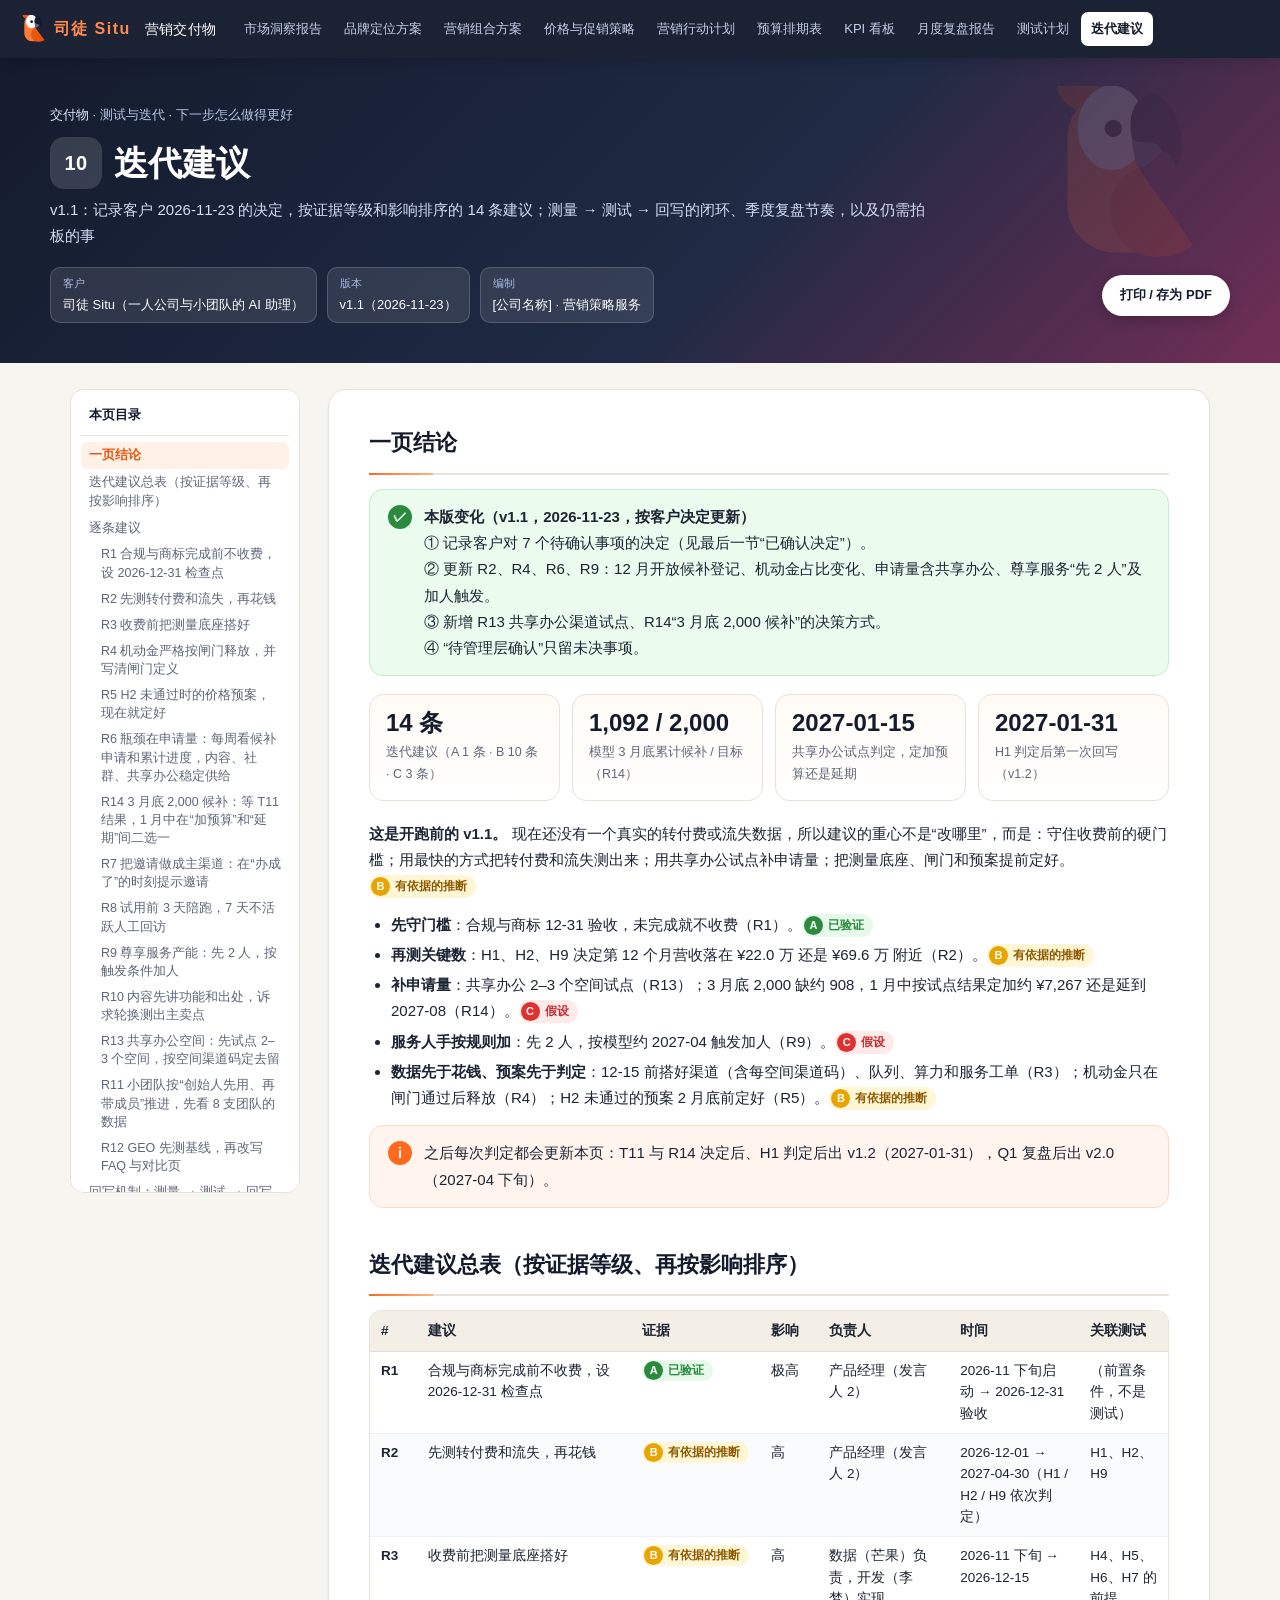
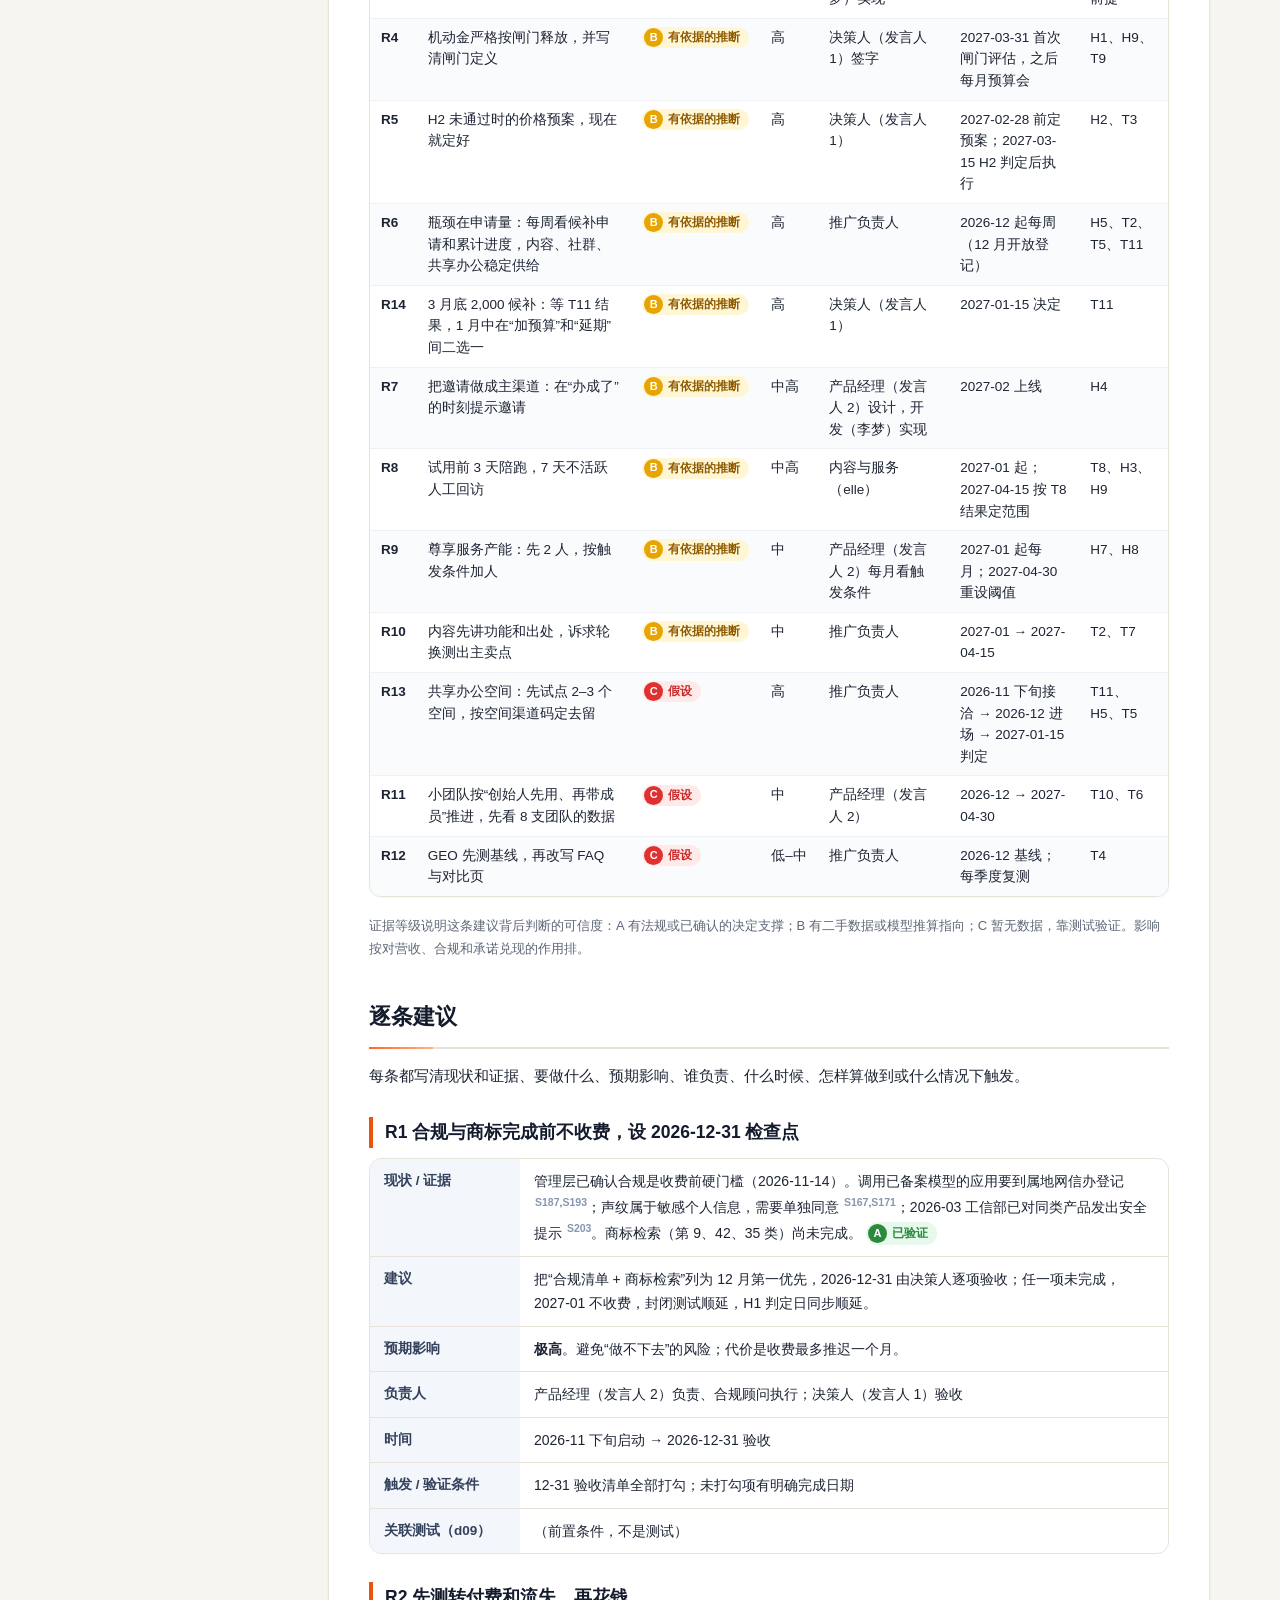
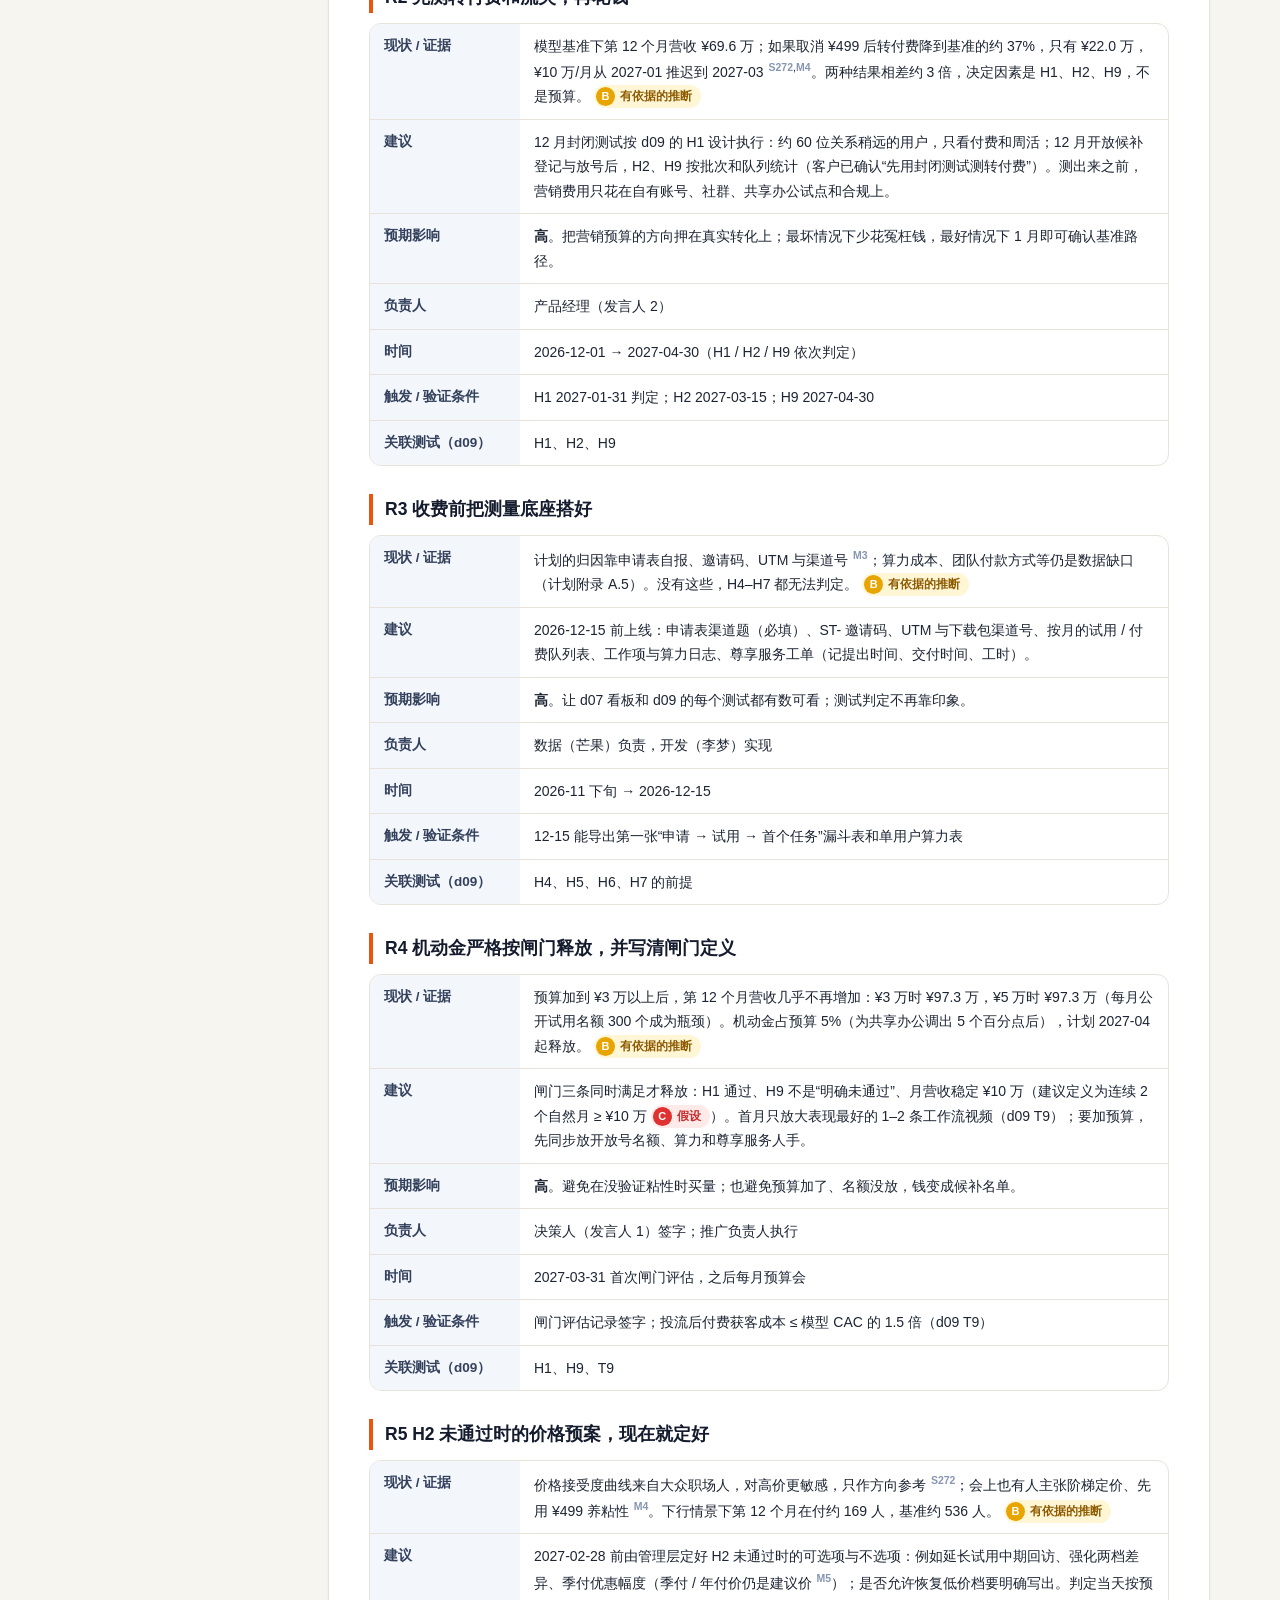
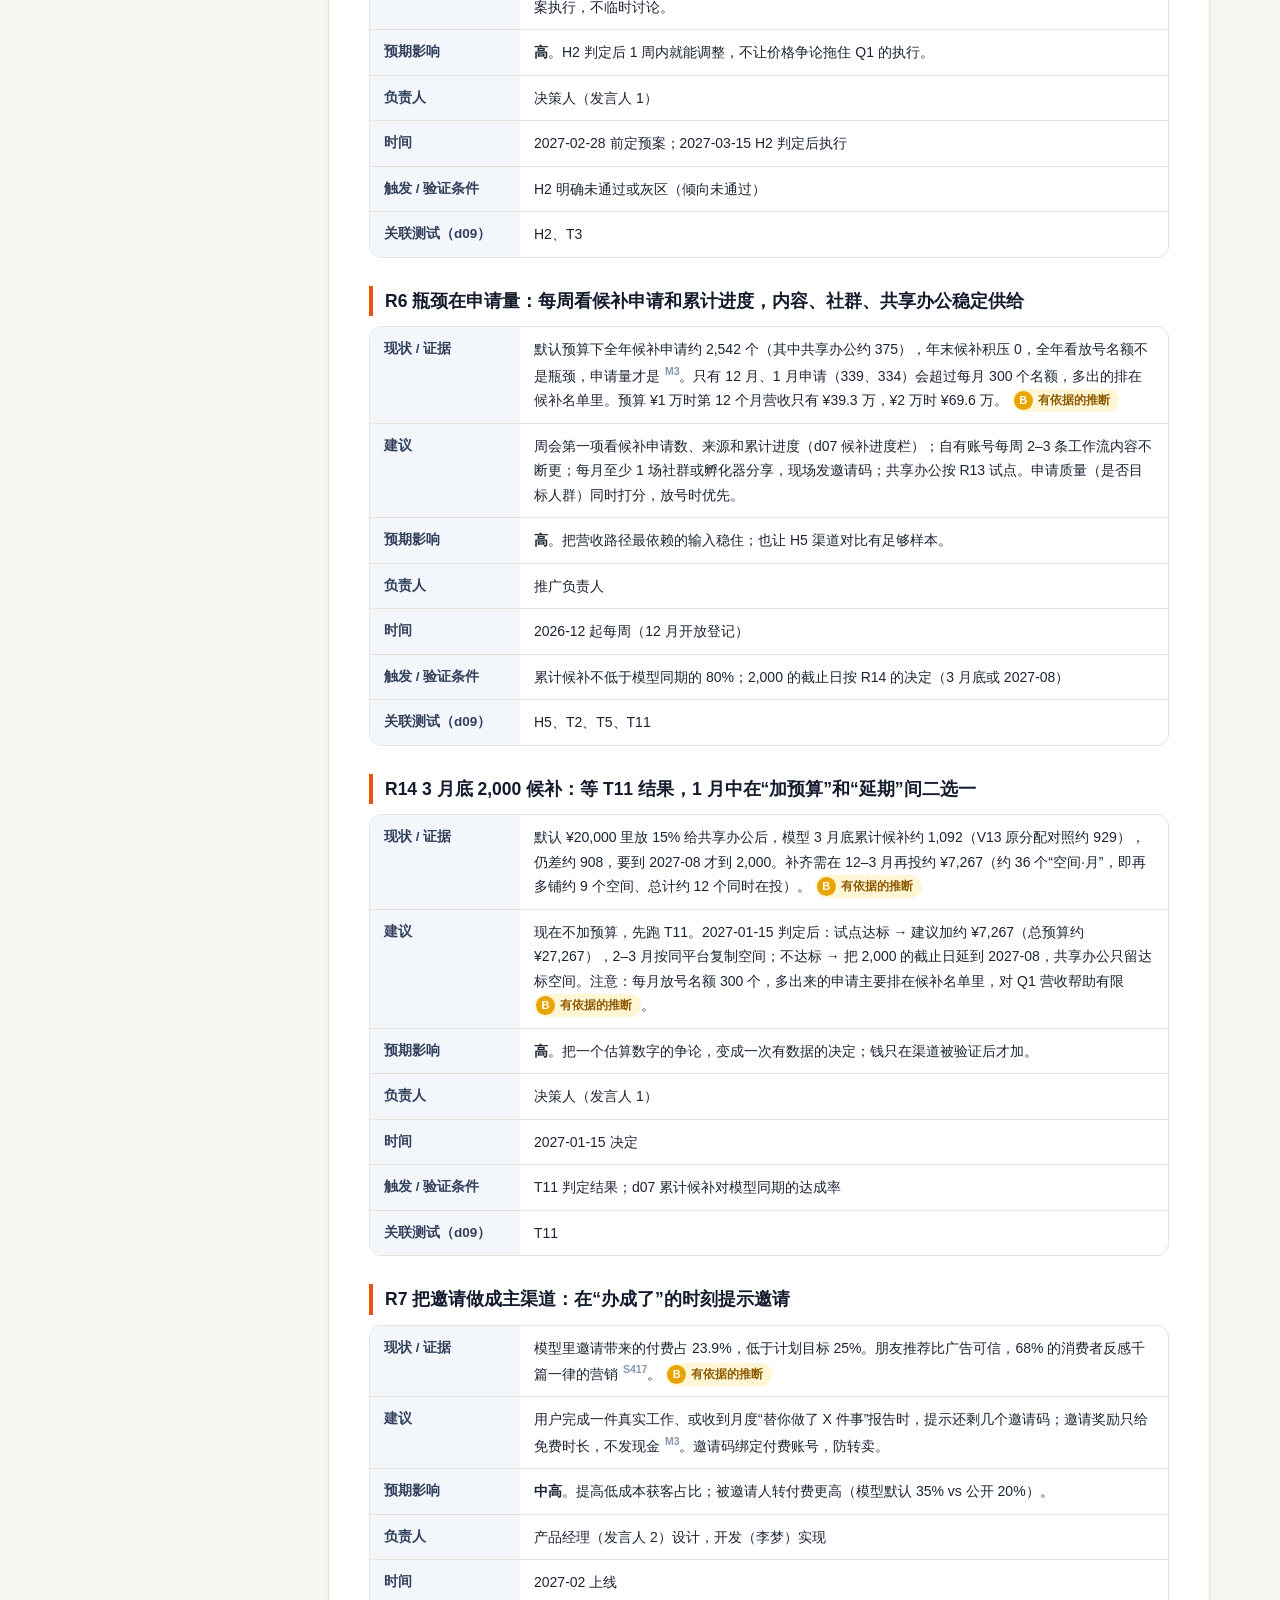
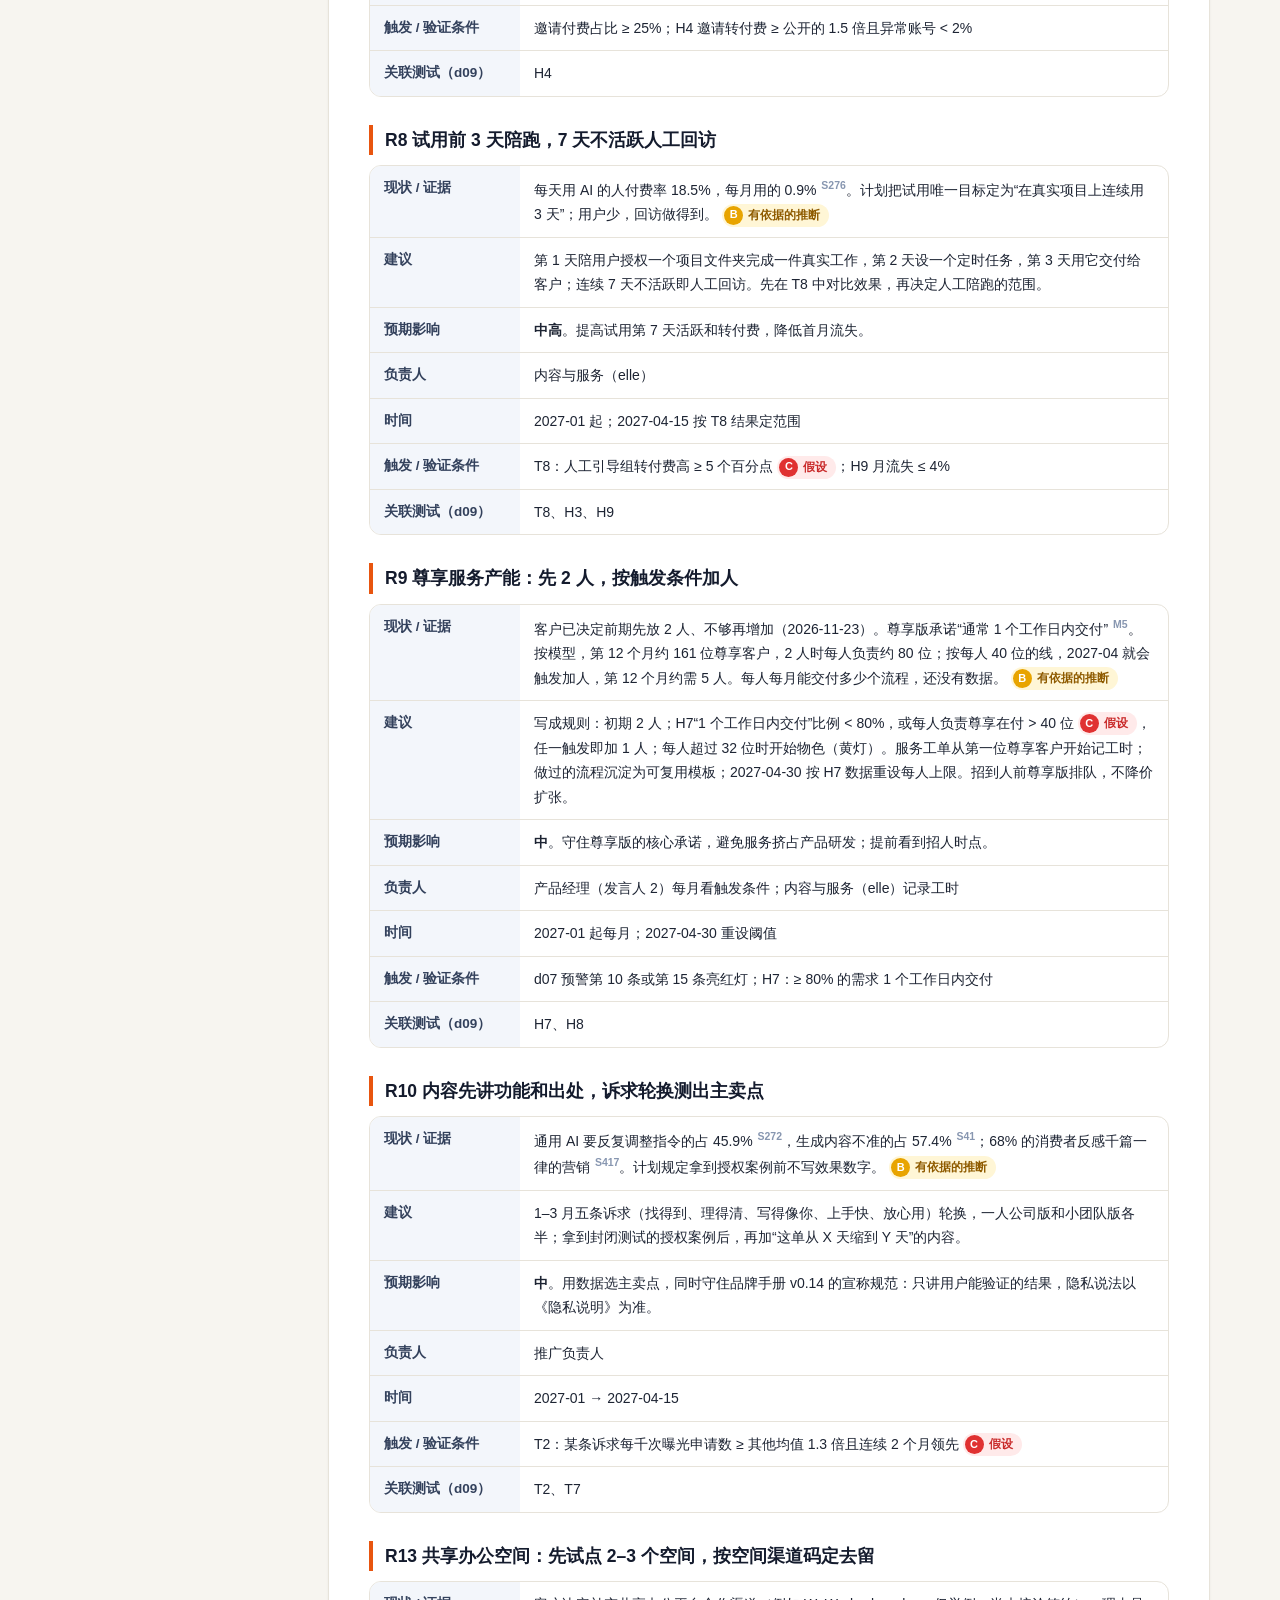
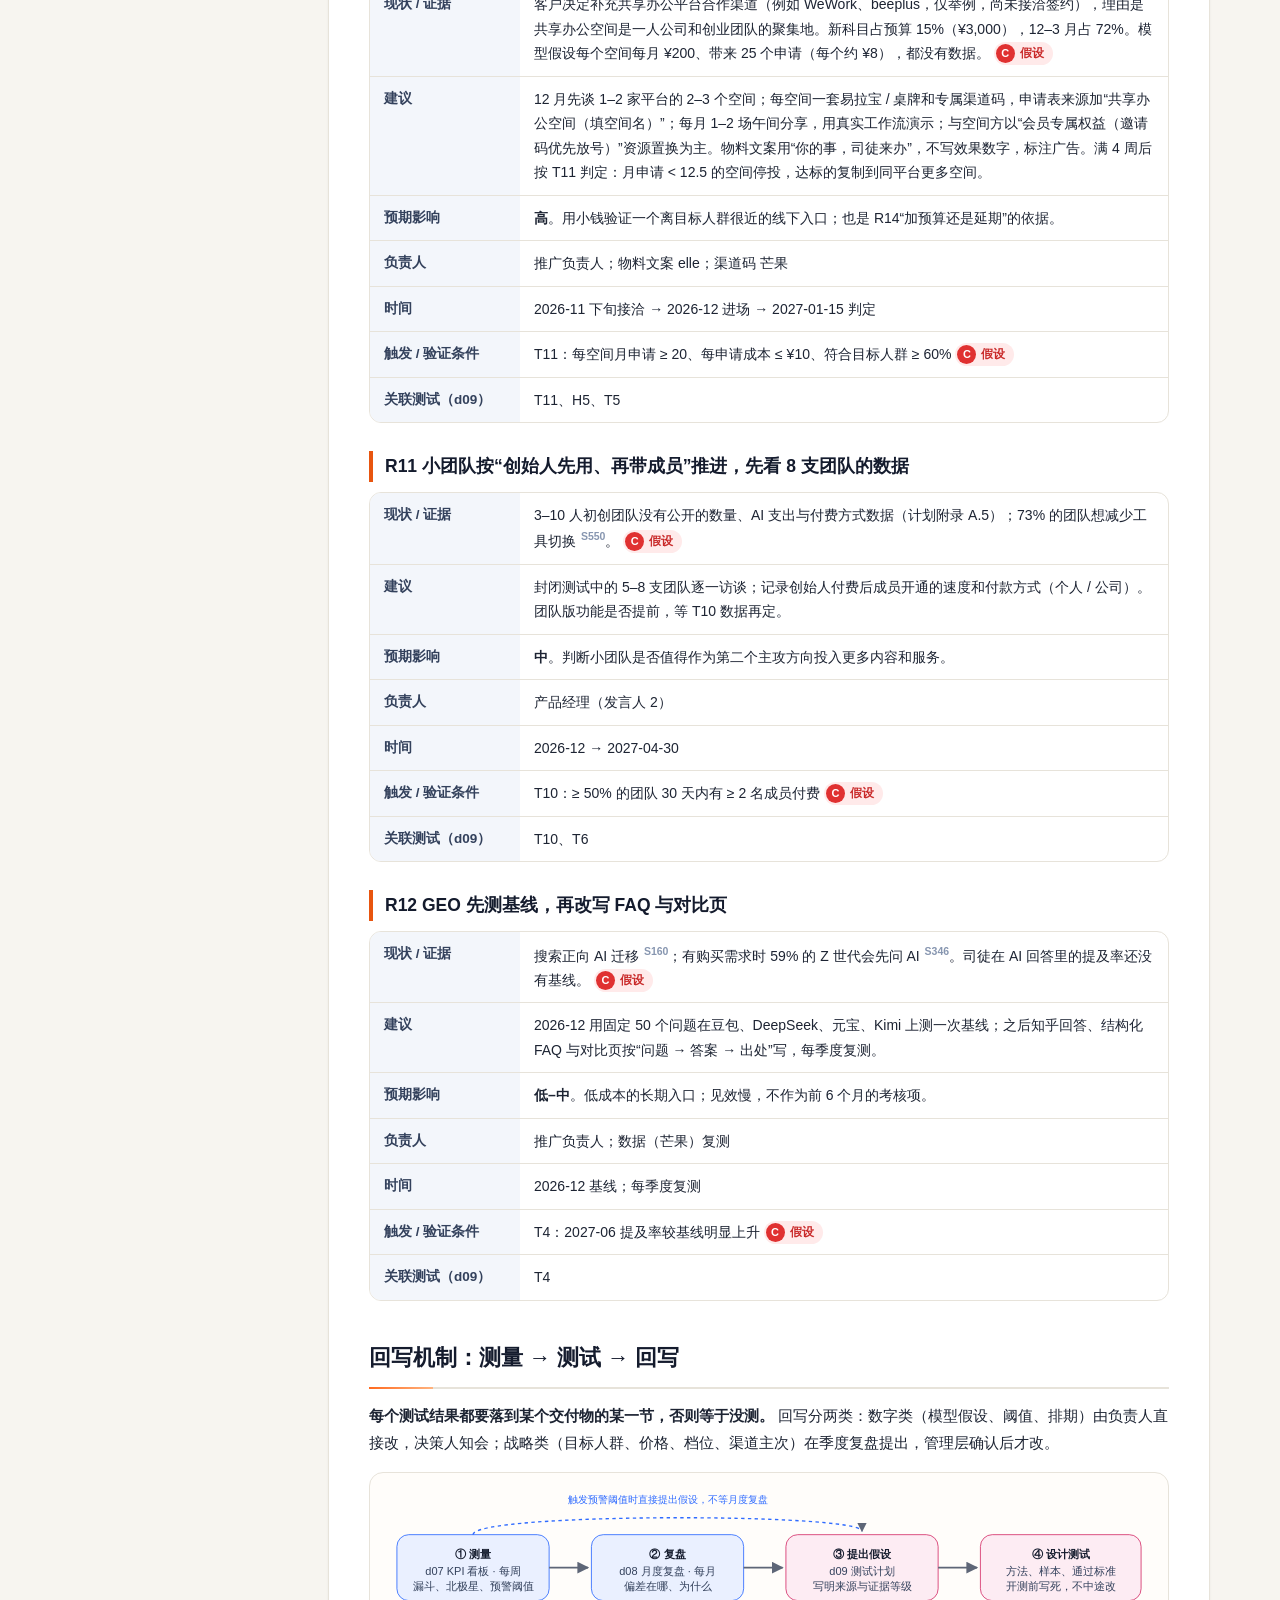
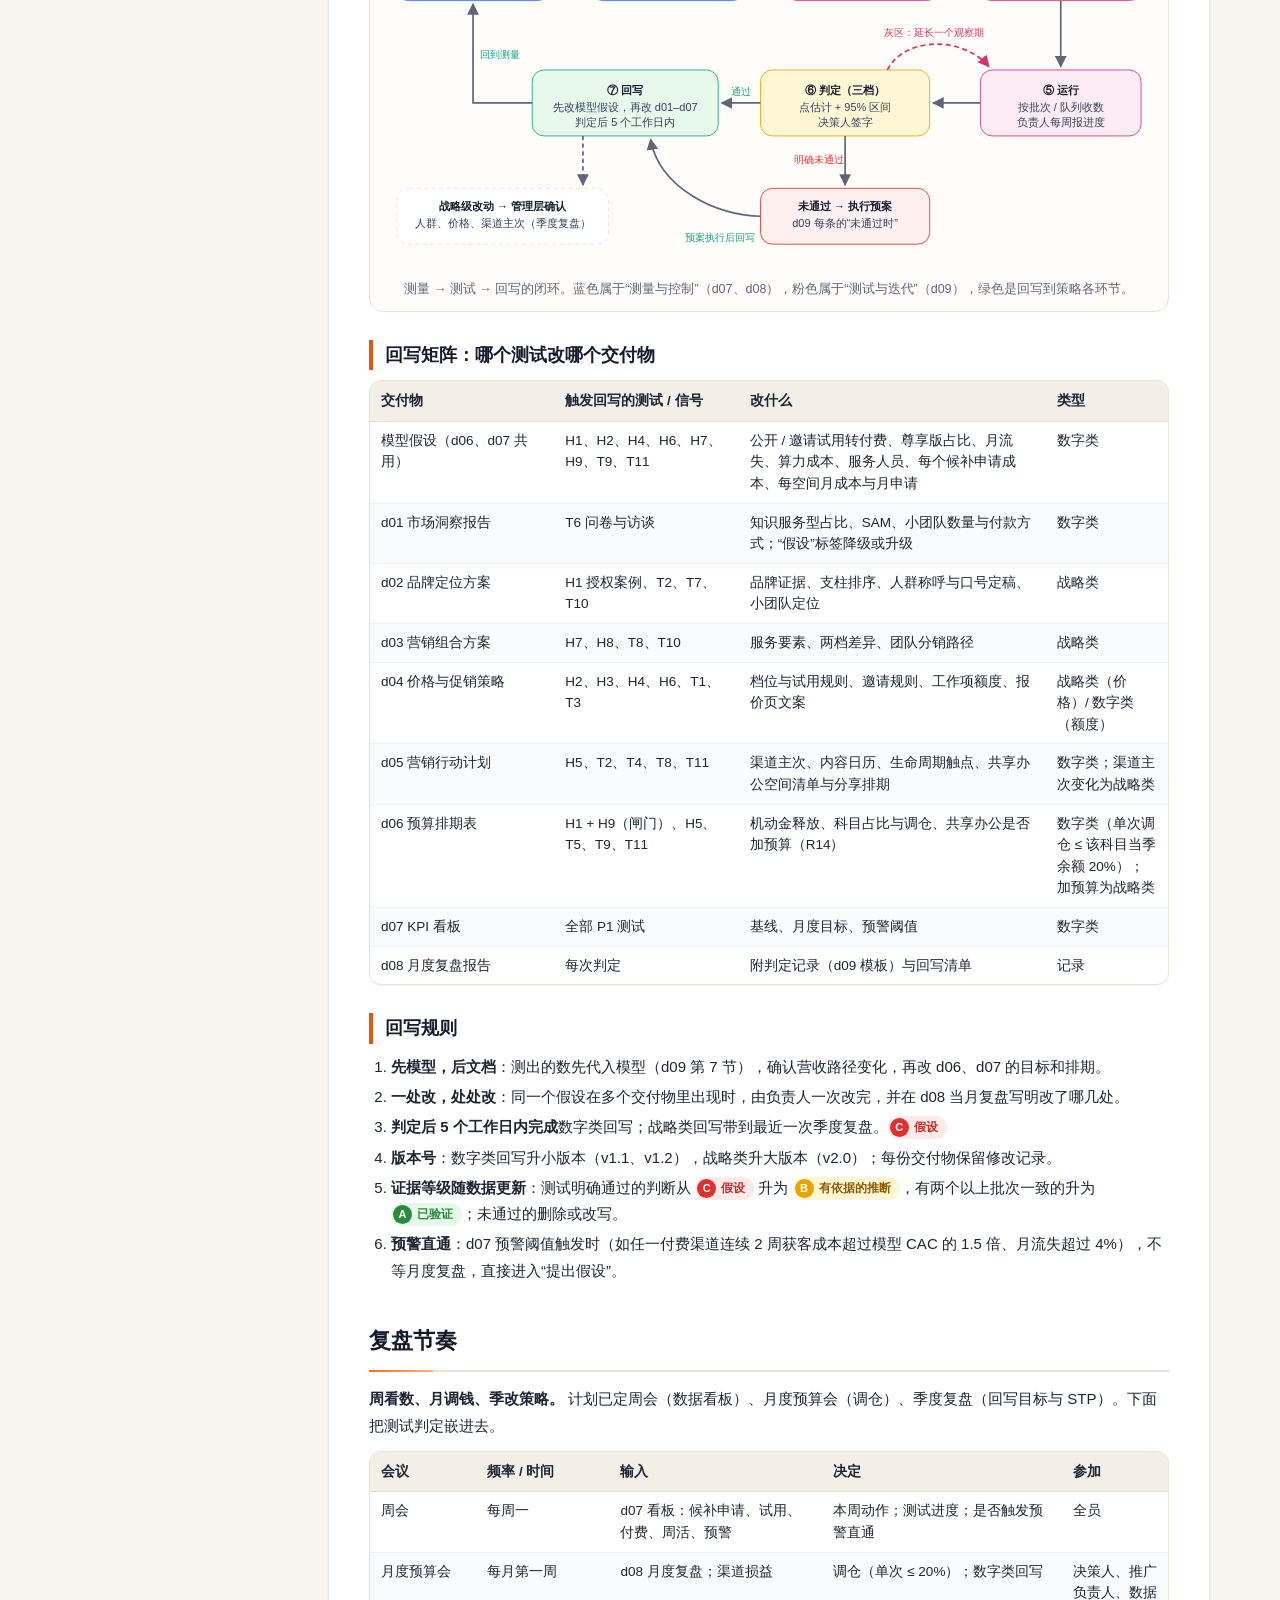
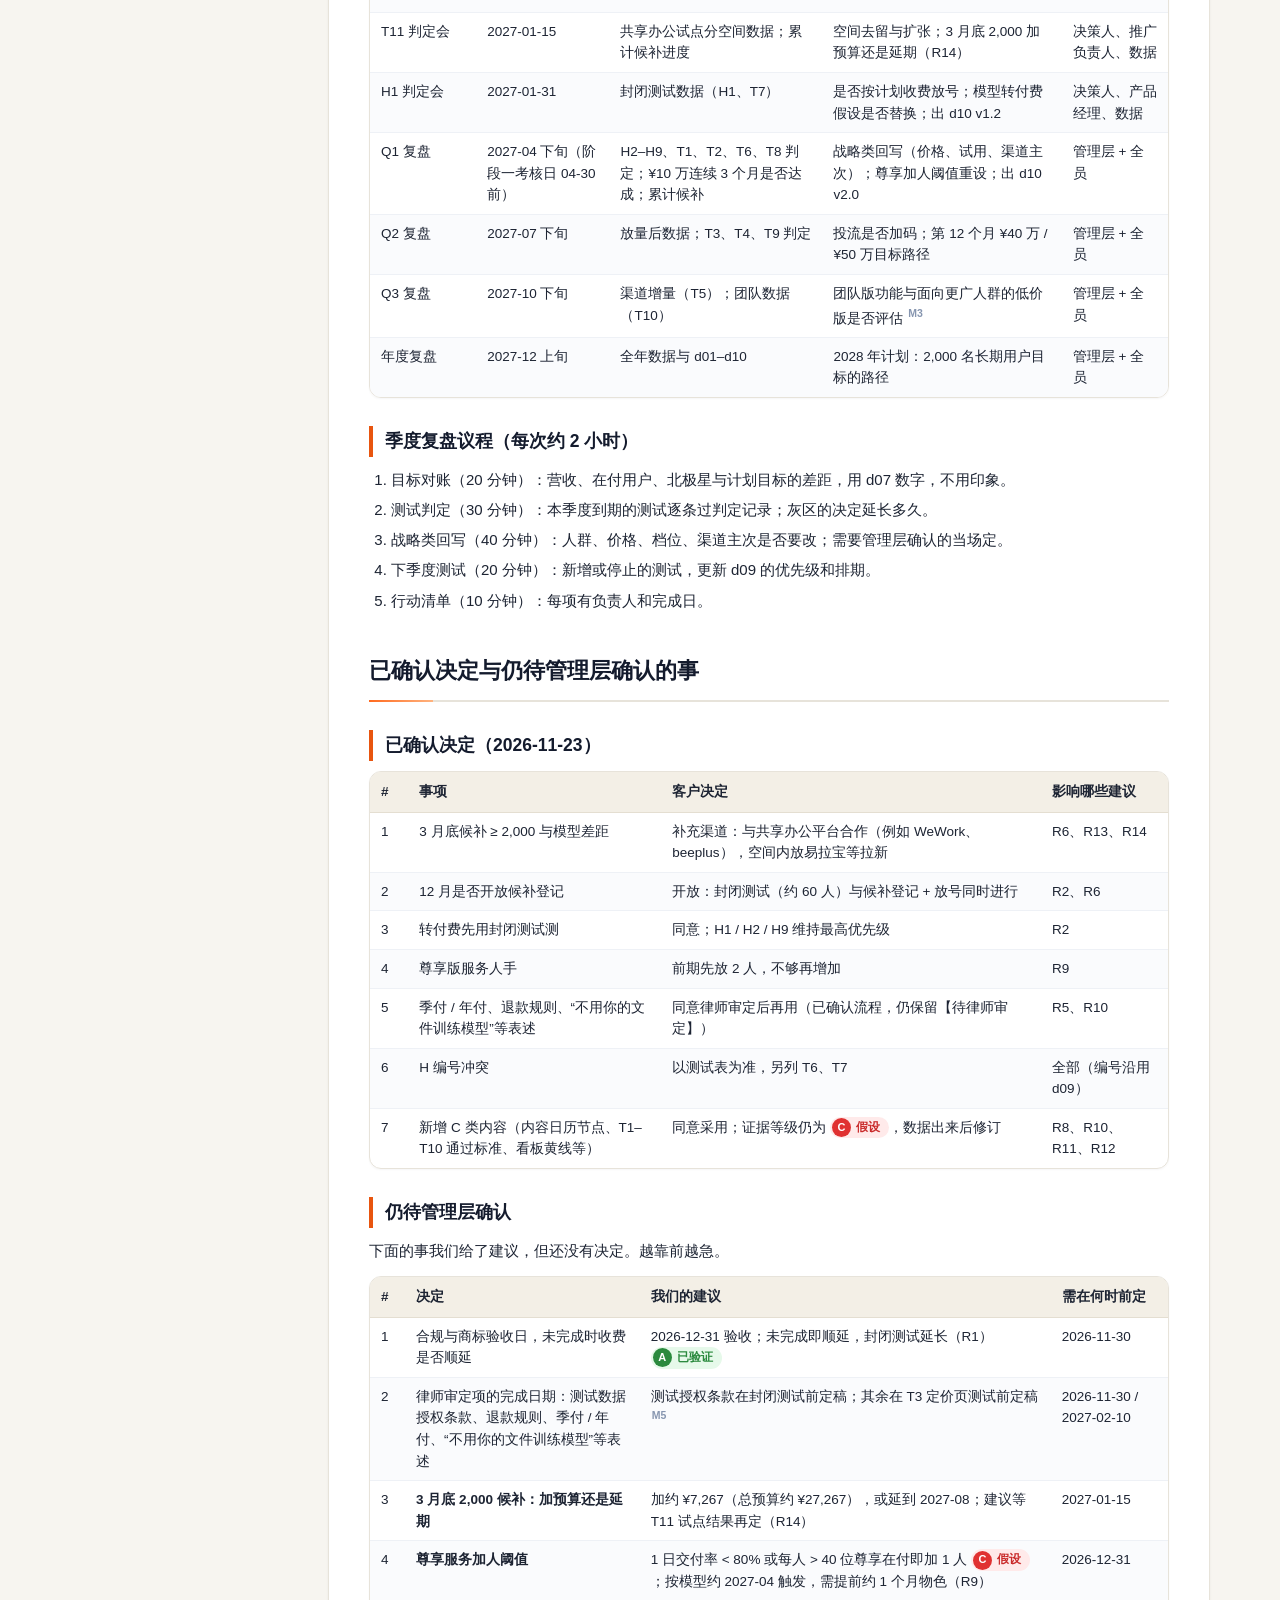
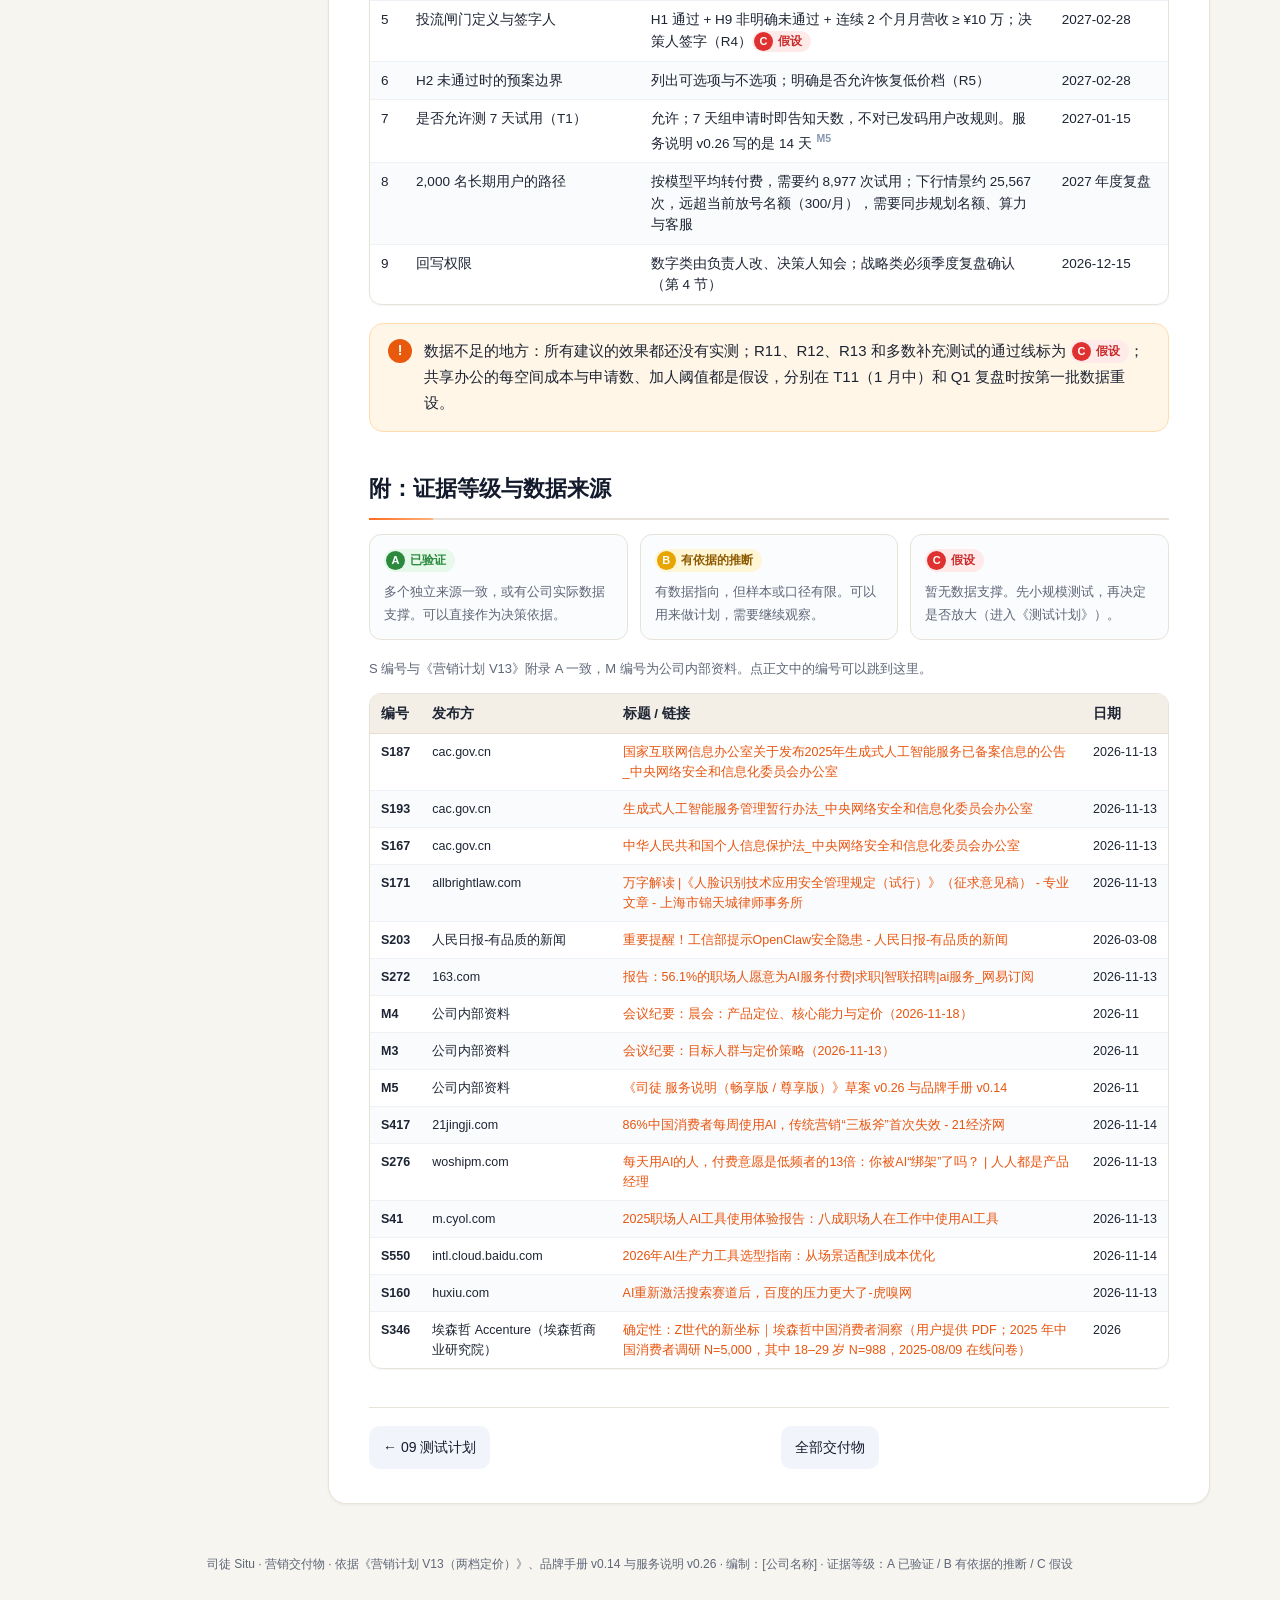
<file: public/d10.html>
<!DOCTYPE html>
<html lang="zh-CN"><head><meta charset="UTF-8"><meta name="viewport" content="width=device-width, initial-scale=1">
<title>迭代建议 · 司徒 Situ 营销交付物</title>
<link rel="icon" href="favicon.svg"><link rel="stylesheet" href="assets/style.css"><style>
figure.loop{background:#fffdfa;border:1px solid #E7E3DA;border-radius:14px;padding:16px 10px 10px}
figure.loop svg{width:100%;height:auto;max-width:920px;display:block;margin:0 auto}
</style></head>
<body>
<header class="top"><a class="logo" href="index.html"><img src="assets/logo.svg" alt=""><b>司徒 Situ</b>营销交付物</a>
<nav class="topnav"><a href="d01.html">市场洞察报告</a><a href="d02.html">品牌定位方案</a><a href="d03.html">营销组合方案</a><a href="d04.html">价格与促销策略</a><a href="d05.html">营销行动计划</a><a href="d06.html">预算排期表</a><a href="d07.html">KPI 看板</a><a href="d08.html">月度复盘报告</a><a href="d09.html">测试计划</a><a href="d10.html" class=on>迭代建议</a></nav></header>
<section class="hero stage-iterate"><div class="in">
<div class="crumb"><a href="index.html">交付物</a> · 测试与迭代 · 下一步怎么做得更好</div>
<h1><span class="ic">10</span>迭代建议</h1><p class="sub">v1.1：记录客户 2026-11-23 的决定，按证据等级和影响排序的 14 条建议；测量 → 测试 → 回写的闭环、季度复盘节奏，以及仍需拍板的事</p>
<div class="meta"><div><span>客户</span>司徒 Situ（一人公司与小团队的 AI 助理）</div><div><span>版本</span>v1.1（2026-11-23）</div><div><span>编制</span>[公司名称] · 营销策略服务</div><a class="dl" href="javascript:window.print()">打印 / 存为 PDF</a></div>
</div></section>
<div class="layout"><aside class="toc"><div class="tt">本页目录</div><a class="t1" href="#s1">一页结论</a><a class="t1" href="#s2">迭代建议总表（按证据等级、再按影响排序）</a><a class="t1" href="#s3">逐条建议</a><a class="t2" href="#s3-1">R1 合规与商标完成前不收费，设 2026-12-31 检查点</a><a class="t2" href="#s3-2">R2 先测转付费和流失，再花钱</a><a class="t2" href="#s3-3">R3 收费前把测量底座搭好</a><a class="t2" href="#s3-4">R4 机动金严格按闸门释放，并写清闸门定义</a><a class="t2" href="#s3-5">R5 H2 未通过时的价格预案，现在就定好</a><a class="t2" href="#s3-6">R6 瓶颈在申请量：每周看候补申请和累计进度，内容、社群、共享办公稳定供给</a><a class="t2" href="#s3-7">R14 3 月底 2,000 候补：等 T11 结果，1 月中在“加预算”和“延期”间二选一</a><a class="t2" href="#s3-8">R7 把邀请做成主渠道：在“办成了”的时刻提示邀请</a><a class="t2" href="#s3-9">R8 试用前 3 天陪跑，7 天不活跃人工回访</a><a class="t2" href="#s3-10">R9 尊享服务产能：先 2 人，按触发条件加人</a><a class="t2" href="#s3-11">R10 内容先讲功能和出处，诉求轮换测出主卖点</a><a class="t2" href="#s3-12">R13 共享办公空间：先试点 2–3 个空间，按空间渠道码定去留</a><a class="t2" href="#s3-13">R11 小团队按“创始人先用、再带成员”推进，先看 8 支团队的数据</a><a class="t2" href="#s3-14">R12 GEO 先测基线，再改写 FAQ 与对比页</a><a class="t1" href="#s4">回写机制：测量 → 测试 → 回写</a><a class="t2" href="#s4-1">回写矩阵：哪个测试改哪个交付物</a><a class="t2" href="#s4-2">回写规则</a><a class="t1" href="#s5">复盘节奏</a><a class="t2" href="#s5-1">季度复盘议程（每次约 2 小时）</a><a class="t1" href="#s6">已确认决定与仍待管理层确认的事</a><a class="t2" href="#s6-1">已确认决定（2026-11-23）</a><a class="t2" href="#s6-2">仍待管理层确认</a><a class="t1" href="#s7">附：证据等级与数据来源</a></aside>
<main class="doc"><h2 class="h1" id="s1">一页结论</h2>
<div class="box ok"><span class="bi">✓</span><div><b>本版变化（v1.1，2026-11-23，按客户决定更新）</b><br>① 记录客户对 7 个待确认事项的决定（见最后一节“已确认决定”）。<br>② 更新 R2、R4、R6、R9：12 月开放候补登记、机动金占比变化、申请量含共享办公、尊享服务“先 2 人”及加人触发。<br>③ 新增 R13 共享办公渠道试点、R14“3 月底 2,000 候补”的决策方式。<br>④ “待管理层确认”只留未决事项。</div></div>
<div class="cards"><div class="cardk"><div class="v">14 条</div><div class="l">迭代建议（A 1 条 · B 10 条 · C 3 条）</div></div><div class="cardk"><div class="v">1,092 / 2,000</div><div class="l">模型 3 月底累计候补 / 目标（R14）</div></div><div class="cardk"><div class="v">2027-01-15</div><div class="l">共享办公试点判定，定加预算还是延期</div></div><div class="cardk"><div class="v">2027-01-31</div><div class="l">H1 判定后第一次回写（v1.2）</div></div></div>
<p><b>这是开跑前的 v1.1。</b> 现在还没有一个真实的转付费或流失数据，所以建议的重心不是“改哪里”，而是：守住收费前的硬门槛；用最快的方式把转付费和流失测出来；用共享办公试点补申请量；把测量底座、闸门和预案提前定好。<span class="ev evb" title="证据等级：B 有依据的推断"><i>B</i>有依据的推断</span></p>
<ul><li><b>先守门槛</b>：合规与商标 12-31 验收，未完成就不收费（R1）。<span class="ev eva" title="证据等级：A 已验证"><i>A</i>已验证</span></li><li><b>再测关键数</b>：H1、H2、H9 决定第 12 个月营收落在 ¥22.0 万 还是 ¥69.6 万 附近（R2）。<span class="ev evb" title="证据等级：B 有依据的推断"><i>B</i>有依据的推断</span></li><li><b>补申请量</b>：共享办公 2–3 个空间试点（R13）；3 月底 2,000 缺约 908，1 月中按试点结果定加约 ¥7,267 还是延到 2027-08（R14）。<span class="ev evc" title="证据等级：C 假设"><i>C</i>假设</span></li><li><b>服务人手按规则加</b>：先 2 人，按模型约 2027-04 触发加人（R9）。<span class="ev evc" title="证据等级：C 假设"><i>C</i>假设</span></li><li><b>数据先于花钱、预案先于判定</b>：12-15 前搭好渠道（含每空间渠道码）、队列、算力和服务工单（R3）；机动金只在闸门通过后释放（R4）；H2 未通过的预案 2 月底前定好（R5）。<span class="ev evb" title="证据等级：B 有依据的推断"><i>B</i>有依据的推断</span></li></ul>
<div class="box info"><span class="bi">i</span><div>之后每次判定都会更新本页：T11 与 R14 决定后、H1 判定后出 v1.2（2027-01-31），Q1 复盘后出 v2.0（2027-04 下旬）。</div></div>
<h2 class="h1" id="s2">迭代建议总表（按证据等级、再按影响排序）</h2>
<div class="tw"><table><colgroup><col style="width:5.1%"><col style="width:28.4%"><col style="width:13.6%"><col style="width:7.4%"><col style="width:17.0%"><col style="width:17.0%"><col style="width:11.4%"></colgroup><thead><tr><th>#</th><th>建议</th><th>证据</th><th>影响</th><th>负责人</th><th>时间</th><th>关联测试</th></tr></thead><tbody><tr><td><b>R1</b></td><td>合规与商标完成前不收费，设 2026-12-31 检查点</td><td><span class="ev eva" title="证据等级：A 已验证"><i>A</i>已验证</span></td><td>极高</td><td>产品经理（发言人 2）</td><td>2026-11 下旬启动 → 2026-12-31 验收</td><td>（前置条件，不是测试）</td></tr><tr><td><b>R2</b></td><td>先测转付费和流失，再花钱</td><td><span class="ev evb" title="证据等级：B 有依据的推断"><i>B</i>有依据的推断</span></td><td>高</td><td>产品经理（发言人 2）</td><td>2026-12-01 → 2027-04-30（H1 / H2 / H9 依次判定）</td><td>H1、H2、H9</td></tr><tr><td><b>R3</b></td><td>收费前把测量底座搭好</td><td><span class="ev evb" title="证据等级：B 有依据的推断"><i>B</i>有依据的推断</span></td><td>高</td><td>数据（芒果）负责，开发（李梦）实现</td><td>2026-11 下旬 → 2026-12-15</td><td>H4、H5、H6、H7 的前提</td></tr><tr><td><b>R4</b></td><td>机动金严格按闸门释放，并写清闸门定义</td><td><span class="ev evb" title="证据等级：B 有依据的推断"><i>B</i>有依据的推断</span></td><td>高</td><td>决策人（发言人 1）签字</td><td>2027-03-31 首次闸门评估，之后每月预算会</td><td>H1、H9、T9</td></tr><tr><td><b>R5</b></td><td>H2 未通过时的价格预案，现在就定好</td><td><span class="ev evb" title="证据等级：B 有依据的推断"><i>B</i>有依据的推断</span></td><td>高</td><td>决策人（发言人 1）</td><td>2027-02-28 前定预案；2027-03-15 H2 判定后执行</td><td>H2、T3</td></tr><tr><td><b>R6</b></td><td>瓶颈在申请量：每周看候补申请和累计进度，内容、社群、共享办公稳定供给</td><td><span class="ev evb" title="证据等级：B 有依据的推断"><i>B</i>有依据的推断</span></td><td>高</td><td>推广负责人</td><td>2026-12 起每周（12 月开放登记）</td><td>H5、T2、T5、T11</td></tr><tr><td><b>R14</b></td><td>3 月底 2,000 候补：等 T11 结果，1 月中在“加预算”和“延期”间二选一</td><td><span class="ev evb" title="证据等级：B 有依据的推断"><i>B</i>有依据的推断</span></td><td>高</td><td>决策人（发言人 1）</td><td>2027-01-15 决定</td><td>T11</td></tr><tr><td><b>R7</b></td><td>把邀请做成主渠道：在“办成了”的时刻提示邀请</td><td><span class="ev evb" title="证据等级：B 有依据的推断"><i>B</i>有依据的推断</span></td><td>中高</td><td>产品经理（发言人 2）设计，开发（李梦）实现</td><td>2027-02 上线</td><td>H4</td></tr><tr><td><b>R8</b></td><td>试用前 3 天陪跑，7 天不活跃人工回访</td><td><span class="ev evb" title="证据等级：B 有依据的推断"><i>B</i>有依据的推断</span></td><td>中高</td><td>内容与服务（elle）</td><td>2027-01 起；2027-04-15 按 T8 结果定范围</td><td>T8、H3、H9</td></tr><tr><td><b>R9</b></td><td>尊享服务产能：先 2 人，按触发条件加人</td><td><span class="ev evb" title="证据等级：B 有依据的推断"><i>B</i>有依据的推断</span></td><td>中</td><td>产品经理（发言人 2）每月看触发条件</td><td>2027-01 起每月；2027-04-30 重设阈值</td><td>H7、H8</td></tr><tr><td><b>R10</b></td><td>内容先讲功能和出处，诉求轮换测出主卖点</td><td><span class="ev evb" title="证据等级：B 有依据的推断"><i>B</i>有依据的推断</span></td><td>中</td><td>推广负责人</td><td>2027-01 → 2027-04-15</td><td>T2、T7</td></tr><tr><td><b>R13</b></td><td>共享办公空间：先试点 2–3 个空间，按空间渠道码定去留</td><td><span class="ev evc" title="证据等级：C 假设"><i>C</i>假设</span></td><td>高</td><td>推广负责人</td><td>2026-11 下旬接洽 → 2026-12 进场 → 2027-01-15 判定</td><td>T11、H5、T5</td></tr><tr><td><b>R11</b></td><td>小团队按“创始人先用、再带成员”推进，先看 8 支团队的数据</td><td><span class="ev evc" title="证据等级：C 假设"><i>C</i>假设</span></td><td>中</td><td>产品经理（发言人 2）</td><td>2026-12 → 2027-04-30</td><td>T10、T6</td></tr><tr><td><b>R12</b></td><td>GEO 先测基线，再改写 FAQ 与对比页</td><td><span class="ev evc" title="证据等级：C 假设"><i>C</i>假设</span></td><td>低–中</td><td>推广负责人</td><td>2026-12 基线；每季度复测</td><td>T4</td></tr></tbody></table></div>
<p class="note">证据等级说明这条建议背后判断的可信度：A 有法规或已确认的决定支撑；B 有二手数据或模型推算指向；C 暂无数据，靠测试验证。影响按对营收、合规和承诺兑现的作用排。</p>
<h2 class="h1" id="s3">逐条建议</h2>
<p>每条都写清现状和证据、要做什么、预期影响、谁负责、什么时候、怎样算做到或什么情况下触发。</p>
<h3 class="h2" id="s3-1">R1 合规与商标完成前不收费，设 2026-12-31 检查点</h3>
<div class="kv"><div class="kv-k">现状 / 证据</div><div class="kv-v">管理层已确认合规是收费前硬门槛（2026-11-14）。调用已备案模型的应用要到属地网信办登记 <sup class="ref"><a href="#src-S187" title="cac.gov.cn · 国家互联网信息办公室关于发布2025年生成式人工智能服务已备案信息的公告_中央网络安全和信息化委员会办公室">S187</a>,<a href="#src-S193" title="cac.gov.cn · 生成式人工智能服务管理暂行办法_中央网络安全和信息化委员会办公室">S193</a></sup>；声纹属于敏感个人信息，需要单独同意 <sup class="ref"><a href="#src-S167" title="cac.gov.cn · 中华人民共和国个人信息保护法_中央网络安全和信息化委员会办公室">S167</a>,<a href="#src-S171" title="allbrightlaw.com · 万字解读 |《人脸识别技术应用安全管理规定（试行）》（征求意见稿） - 专业文章 - 上海市锦天城律师事务所">S171</a></sup>；2026-03 工信部已对同类产品发出安全提示 <sup class="ref"><a href="#src-S203" title="人民日报-有品质的新闻 · 重要提醒！工信部提示OpenClaw安全隐患 - 人民日报-有品质的新闻">S203</a></sup>。商标检索（第 9、42、35 类）尚未完成。 <span class="ev eva" title="证据等级：A 已验证"><i>A</i>已验证</span></div><div class="kv-k">建议</div><div class="kv-v">把“合规清单 + 商标检索”列为 12 月第一优先，2026-12-31 由决策人逐项验收；任一项未完成，2027-01 不收费，封闭测试顺延，H1 判定日同步顺延。</div><div class="kv-k">预期影响</div><div class="kv-v"><b>极高</b>。避免“做不下去”的风险；代价是收费最多推迟一个月。</div><div class="kv-k">负责人</div><div class="kv-v">产品经理（发言人 2）负责、合规顾问执行；决策人（发言人 1）验收</div><div class="kv-k">时间</div><div class="kv-v">2026-11 下旬启动 → 2026-12-31 验收</div><div class="kv-k">触发 / 验证条件</div><div class="kv-v">12-31 验收清单全部打勾；未打勾项有明确完成日期</div><div class="kv-k">关联测试（d09）</div><div class="kv-v">（前置条件，不是测试）</div></div>
<h3 class="h2" id="s3-2">R2 先测转付费和流失，再花钱</h3>
<div class="kv"><div class="kv-k">现状 / 证据</div><div class="kv-v">模型基准下第 12 个月营收 ¥69.6 万；如果取消 ¥499 后转付费降到基准的约 37%，只有 ¥22.0 万，¥10 万/月从 2027-01 推迟到 2027-03 <sup class="ref"><a href="#src-S272" title="163.com · 报告：56.1%的职场人愿意为AI服务付费|求职|智联招聘|ai服务_网易订阅">S272</a>,<a href="#src-M4" title="公司内部资料 · 会议纪要：晨会：产品定位、核心能力与定价（2026-11-18）">M4</a></sup>。两种结果相差约 3 倍，决定因素是 H1、H2、H9，不是预算。 <span class="ev evb" title="证据等级：B 有依据的推断"><i>B</i>有依据的推断</span></div><div class="kv-k">建议</div><div class="kv-v">12 月封闭测试按 d09 的 H1 设计执行：约 60 位关系稍远的用户，只看付费和周活；12 月开放候补登记与放号后，H2、H9 按批次和队列统计（客户已确认“先用封闭测试测转付费”）。测出来之前，营销费用只花在自有账号、社群、共享办公试点和合规上。</div><div class="kv-k">预期影响</div><div class="kv-v"><b>高</b>。把营销预算的方向押在真实转化上；最坏情况下少花冤枉钱，最好情况下 1 月即可确认基准路径。</div><div class="kv-k">负责人</div><div class="kv-v">产品经理（发言人 2）</div><div class="kv-k">时间</div><div class="kv-v">2026-12-01 → 2027-04-30（H1 / H2 / H9 依次判定）</div><div class="kv-k">触发 / 验证条件</div><div class="kv-v">H1 2027-01-31 判定；H2 2027-03-15；H9 2027-04-30</div><div class="kv-k">关联测试（d09）</div><div class="kv-v">H1、H2、H9</div></div>
<h3 class="h2" id="s3-3">R3 收费前把测量底座搭好</h3>
<div class="kv"><div class="kv-k">现状 / 证据</div><div class="kv-v">计划的归因靠申请表自报、邀请码、UTM 与渠道号 <sup class="ref"><a href="#src-M3" title="公司内部资料 · 会议纪要：目标人群与定价策略（2026-11-13）">M3</a></sup>；算力成本、团队付款方式等仍是数据缺口（计划附录 A.5）。没有这些，H4–H7 都无法判定。 <span class="ev evb" title="证据等级：B 有依据的推断"><i>B</i>有依据的推断</span></div><div class="kv-k">建议</div><div class="kv-v">2026-12-15 前上线：申请表渠道题（必填）、ST- 邀请码、UTM 与下载包渠道号、按月的试用 / 付费队列表、工作项与算力日志、尊享服务工单（记提出时间、交付时间、工时）。</div><div class="kv-k">预期影响</div><div class="kv-v"><b>高</b>。让 d07 看板和 d09 的每个测试都有数可看；测试判定不再靠印象。</div><div class="kv-k">负责人</div><div class="kv-v">数据（芒果）负责，开发（李梦）实现</div><div class="kv-k">时间</div><div class="kv-v">2026-11 下旬 → 2026-12-15</div><div class="kv-k">触发 / 验证条件</div><div class="kv-v">12-15 能导出第一张“申请 → 试用 → 首个任务”漏斗表和单用户算力表</div><div class="kv-k">关联测试（d09）</div><div class="kv-v">H4、H5、H6、H7 的前提</div></div>
<h3 class="h2" id="s3-4">R4 机动金严格按闸门释放，并写清闸门定义</h3>
<div class="kv"><div class="kv-k">现状 / 证据</div><div class="kv-v">预算加到 ¥3 万以上后，第 12 个月营收几乎不再增加：¥3 万时 ¥97.3 万，¥5 万时 ¥97.3 万（每月公开试用名额 300 个成为瓶颈）。机动金占预算 5%（为共享办公调出 5 个百分点后），计划 2027-04 起释放。 <span class="ev evb" title="证据等级：B 有依据的推断"><i>B</i>有依据的推断</span></div><div class="kv-k">建议</div><div class="kv-v">闸门三条同时满足才释放：H1 通过、H9 不是“明确未通过”、月营收稳定 ¥10 万（建议定义为连续 2 个自然月 ≥ ¥10 万 <span class="ev evc" title="证据等级：C 假设"><i>C</i>假设</span>）。首月只放大表现最好的 1–2 条工作流视频（d09 T9）；要加预算，先同步放开放号名额、算力和尊享服务人手。</div><div class="kv-k">预期影响</div><div class="kv-v"><b>高</b>。避免在没验证粘性时买量；也避免预算加了、名额没放，钱变成候补名单。</div><div class="kv-k">负责人</div><div class="kv-v">决策人（发言人 1）签字；推广负责人执行</div><div class="kv-k">时间</div><div class="kv-v">2027-03-31 首次闸门评估，之后每月预算会</div><div class="kv-k">触发 / 验证条件</div><div class="kv-v">闸门评估记录签字；投流后付费获客成本 ≤ 模型 CAC 的 1.5 倍（d09 T9）</div><div class="kv-k">关联测试（d09）</div><div class="kv-v">H1、H9、T9</div></div>
<h3 class="h2" id="s3-5">R5 H2 未通过时的价格预案，现在就定好</h3>
<div class="kv"><div class="kv-k">现状 / 证据</div><div class="kv-v">价格接受度曲线来自大众职场人，对高价更敏感，只作方向参考 <sup class="ref"><a href="#src-S272" title="163.com · 报告：56.1%的职场人愿意为AI服务付费|求职|智联招聘|ai服务_网易订阅">S272</a></sup>；会上也有人主张阶梯定价、先用 ¥499 养粘性 <sup class="ref"><a href="#src-M4" title="公司内部资料 · 会议纪要：晨会：产品定位、核心能力与定价（2026-11-18）">M4</a></sup>。下行情景下第 12 个月在付约 169 人，基准约 536 人。 <span class="ev evb" title="证据等级：B 有依据的推断"><i>B</i>有依据的推断</span></div><div class="kv-k">建议</div><div class="kv-v">2027-02-28 前由管理层定好 H2 未通过时的可选项与不选项：例如延长试用中期回访、强化两档差异、季付优惠幅度（季付 / 年付价仍是建议价 <sup class="ref"><a href="#src-M5" title="公司内部资料 · 《司徒 服务说明（畅享版 / 尊享版）》草案 v0.26 与品牌手册 v0.14">M5</a></sup>）；是否允许恢复低价档要明确写出。判定当天按预案执行，不临时讨论。</div><div class="kv-k">预期影响</div><div class="kv-v"><b>高</b>。H2 判定后 1 周内就能调整，不让价格争论拖住 Q1 的执行。</div><div class="kv-k">负责人</div><div class="kv-v">决策人（发言人 1）</div><div class="kv-k">时间</div><div class="kv-v">2027-02-28 前定预案；2027-03-15 H2 判定后执行</div><div class="kv-k">触发 / 验证条件</div><div class="kv-v">H2 明确未通过或灰区（倾向未通过）</div><div class="kv-k">关联测试（d09）</div><div class="kv-v">H2、T3</div></div>
<h3 class="h2" id="s3-6">R6 瓶颈在申请量：每周看候补申请和累计进度，内容、社群、共享办公稳定供给</h3>
<div class="kv"><div class="kv-k">现状 / 证据</div><div class="kv-v">默认预算下全年候补申请约 2,542 个（其中共享办公约 375），年末候补积压 0，全年看放号名额不是瓶颈，申请量才是 <sup class="ref"><a href="#src-M3" title="公司内部资料 · 会议纪要：目标人群与定价策略（2026-11-13）">M3</a></sup>。只有 12 月、1 月申请（339、334）会超过每月 300 个名额，多出的排在候补名单里。预算 ¥1 万时第 12 个月营收只有 ¥39.3 万，¥2 万时 ¥69.6 万。 <span class="ev evb" title="证据等级：B 有依据的推断"><i>B</i>有依据的推断</span></div><div class="kv-k">建议</div><div class="kv-v">周会第一项看候补申请数、来源和累计进度（d07 候补进度栏）；自有账号每周 2–3 条工作流内容不断更；每月至少 1 场社群或孵化器分享，现场发邀请码；共享办公按 R13 试点。申请质量（是否目标人群）同时打分，放号时优先。</div><div class="kv-k">预期影响</div><div class="kv-v"><b>高</b>。把营收路径最依赖的输入稳住；也让 H5 渠道对比有足够样本。</div><div class="kv-k">负责人</div><div class="kv-v">推广负责人</div><div class="kv-k">时间</div><div class="kv-v">2026-12 起每周（12 月开放登记）</div><div class="kv-k">触发 / 验证条件</div><div class="kv-v">累计候补不低于模型同期的 80%；2,000 的截止日按 R14 的决定（3 月底或 2027-08）</div><div class="kv-k">关联测试（d09）</div><div class="kv-v">H5、T2、T5、T11</div></div>
<h3 class="h2" id="s3-7">R14 3 月底 2,000 候补：等 T11 结果，1 月中在“加预算”和“延期”间二选一</h3>
<div class="kv"><div class="kv-k">现状 / 证据</div><div class="kv-v">默认 ¥20,000 里放 15% 给共享办公后，模型 3 月底累计候补约 1,092（V13 原分配对照约 929），仍差约 908，要到 2027-08 才到 2,000。补齐需在 12–3 月再投约 ¥7,267（约 36 个“空间·月”，即再多铺约 9 个空间、总计约 12 个同时在投）。 <span class="ev evb" title="证据等级：B 有依据的推断"><i>B</i>有依据的推断</span></div><div class="kv-k">建议</div><div class="kv-v">现在不加预算，先跑 T11。2027-01-15 判定后：试点达标 → 建议加约 ¥7,267（总预算约 ¥27,267），2–3 月按同平台复制空间；不达标 → 把 2,000 的截止日延到 2027-08，共享办公只留达标空间。注意：每月放号名额 300 个，多出来的申请主要排在候补名单里，对 Q1 营收帮助有限 <span class="ev evb" title="证据等级：B 有依据的推断"><i>B</i>有依据的推断</span>。</div><div class="kv-k">预期影响</div><div class="kv-v"><b>高</b>。把一个估算数字的争论，变成一次有数据的决定；钱只在渠道被验证后才加。</div><div class="kv-k">负责人</div><div class="kv-v">决策人（发言人 1）</div><div class="kv-k">时间</div><div class="kv-v">2027-01-15 决定</div><div class="kv-k">触发 / 验证条件</div><div class="kv-v">T11 判定结果；d07 累计候补对模型同期的达成率</div><div class="kv-k">关联测试（d09）</div><div class="kv-v">T11</div></div>
<h3 class="h2" id="s3-8">R7 把邀请做成主渠道：在“办成了”的时刻提示邀请</h3>
<div class="kv"><div class="kv-k">现状 / 证据</div><div class="kv-v">模型里邀请带来的付费占 23.9%，低于计划目标 25%。朋友推荐比广告可信，68% 的消费者反感千篇一律的营销 <sup class="ref"><a href="#src-S417" title="21jingji.com · 86%中国消费者每周使用AI，传统营销“三板斧”首次失效 - 21经济网">S417</a></sup>。 <span class="ev evb" title="证据等级：B 有依据的推断"><i>B</i>有依据的推断</span></div><div class="kv-k">建议</div><div class="kv-v">用户完成一件真实工作、或收到月度“替你做了 X 件事”报告时，提示还剩几个邀请码；邀请奖励只给免费时长，不发现金 <sup class="ref"><a href="#src-M3" title="公司内部资料 · 会议纪要：目标人群与定价策略（2026-11-13）">M3</a></sup>。邀请码绑定付费账号，防转卖。</div><div class="kv-k">预期影响</div><div class="kv-v"><b>中高</b>。提高低成本获客占比；被邀请人转付费更高（模型默认 35% vs 公开 20%）。</div><div class="kv-k">负责人</div><div class="kv-v">产品经理（发言人 2）设计，开发（李梦）实现</div><div class="kv-k">时间</div><div class="kv-v">2027-02 上线</div><div class="kv-k">触发 / 验证条件</div><div class="kv-v">邀请付费占比 ≥ 25%；H4 邀请转付费 ≥ 公开的 1.5 倍且异常账号 &lt; 2%</div><div class="kv-k">关联测试（d09）</div><div class="kv-v">H4</div></div>
<h3 class="h2" id="s3-9">R8 试用前 3 天陪跑，7 天不活跃人工回访</h3>
<div class="kv"><div class="kv-k">现状 / 证据</div><div class="kv-v">每天用 AI 的人付费率 18.5%，每月用的 0.9% <sup class="ref"><a href="#src-S276" title="woshipm.com · 每天用AI的人，付费意愿是低频者的13倍：你被AI“绑架”了吗？ | 人人都是产品经理">S276</a></sup>。计划把试用唯一目标定为“在真实项目上连续用 3 天”；用户少，回访做得到。 <span class="ev evb" title="证据等级：B 有依据的推断"><i>B</i>有依据的推断</span></div><div class="kv-k">建议</div><div class="kv-v">第 1 天陪用户授权一个项目文件夹完成一件真实工作，第 2 天设一个定时任务，第 3 天用它交付给客户；连续 7 天不活跃即人工回访。先在 T8 中对比效果，再决定人工陪跑的范围。</div><div class="kv-k">预期影响</div><div class="kv-v"><b>中高</b>。提高试用第 7 天活跃和转付费，降低首月流失。</div><div class="kv-k">负责人</div><div class="kv-v">内容与服务（elle）</div><div class="kv-k">时间</div><div class="kv-v">2027-01 起；2027-04-15 按 T8 结果定范围</div><div class="kv-k">触发 / 验证条件</div><div class="kv-v">T8：人工引导组转付费高 ≥ 5 个百分点 <span class="ev evc" title="证据等级：C 假设"><i>C</i>假设</span>；H9 月流失 ≤ 4%</div><div class="kv-k">关联测试（d09）</div><div class="kv-v">T8、H3、H9</div></div>
<h3 class="h2" id="s3-10">R9 尊享服务产能：先 2 人，按触发条件加人</h3>
<div class="kv"><div class="kv-k">现状 / 证据</div><div class="kv-v">客户已决定前期先放 2 人、不够再增加（2026-11-23）。尊享版承诺“通常 1 个工作日内交付” <sup class="ref"><a href="#src-M5" title="公司内部资料 · 《司徒 服务说明（畅享版 / 尊享版）》草案 v0.26 与品牌手册 v0.14">M5</a></sup>。按模型，第 12 个月约 161 位尊享客户，2 人时每人负责约 80 位；按每人 40 位的线，2027-04 就会触发加人，第 12 个月约需 5 人。每人每月能交付多少个流程，还没有数据。 <span class="ev evb" title="证据等级：B 有依据的推断"><i>B</i>有依据的推断</span></div><div class="kv-k">建议</div><div class="kv-v">写成规则：初期 2 人；H7“1 个工作日内交付”比例 &lt; 80%，或每人负责尊享在付 &gt; 40 位 <span class="ev evc" title="证据等级：C 假设"><i>C</i>假设</span>，任一触发即加 1 人；每人超过 32 位时开始物色（黄灯）。服务工单从第一位尊享客户开始记工时；做过的流程沉淀为可复用模板；2027-04-30 按 H7 数据重设每人上限。招到人前尊享版排队，不降价扩张。</div><div class="kv-k">预期影响</div><div class="kv-v"><b>中</b>。守住尊享版的核心承诺，避免服务挤占产品研发；提前看到招人时点。</div><div class="kv-k">负责人</div><div class="kv-v">产品经理（发言人 2）每月看触发条件；内容与服务（elle）记录工时</div><div class="kv-k">时间</div><div class="kv-v">2027-01 起每月；2027-04-30 重设阈值</div><div class="kv-k">触发 / 验证条件</div><div class="kv-v">d07 预警第 10 条或第 15 条亮红灯；H7：≥ 80% 的需求 1 个工作日内交付</div><div class="kv-k">关联测试（d09）</div><div class="kv-v">H7、H8</div></div>
<h3 class="h2" id="s3-11">R10 内容先讲功能和出处，诉求轮换测出主卖点</h3>
<div class="kv"><div class="kv-k">现状 / 证据</div><div class="kv-v">通用 AI 要反复调整指令的占 45.9% <sup class="ref"><a href="#src-S272" title="163.com · 报告：56.1%的职场人愿意为AI服务付费|求职|智联招聘|ai服务_网易订阅">S272</a></sup>，生成内容不准的占 57.4% <sup class="ref"><a href="#src-S41" title="m.cyol.com · 2025职场人AI工具使用体验报告：八成职场人在工作中使用AI工具">S41</a></sup>；68% 的消费者反感千篇一律的营销 <sup class="ref"><a href="#src-S417" title="21jingji.com · 86%中国消费者每周使用AI，传统营销“三板斧”首次失效 - 21经济网">S417</a></sup>。计划规定拿到授权案例前不写效果数字。 <span class="ev evb" title="证据等级：B 有依据的推断"><i>B</i>有依据的推断</span></div><div class="kv-k">建议</div><div class="kv-v">1–3 月五条诉求（找得到、理得清、写得像你、上手快、放心用）轮换，一人公司版和小团队版各半；拿到封闭测试的授权案例后，再加“这单从 X 天缩到 Y 天”的内容。</div><div class="kv-k">预期影响</div><div class="kv-v"><b>中</b>。用数据选主卖点，同时守住品牌手册 v0.14 的宣称规范：只讲用户能验证的结果，隐私说法以《隐私说明》为准。</div><div class="kv-k">负责人</div><div class="kv-v">推广负责人</div><div class="kv-k">时间</div><div class="kv-v">2027-01 → 2027-04-15</div><div class="kv-k">触发 / 验证条件</div><div class="kv-v">T2：某条诉求每千次曝光申请数 ≥ 其他均值 1.3 倍且连续 2 个月领先 <span class="ev evc" title="证据等级：C 假设"><i>C</i>假设</span></div><div class="kv-k">关联测试（d09）</div><div class="kv-v">T2、T7</div></div>
<h3 class="h2" id="s3-12">R13 共享办公空间：先试点 2–3 个空间，按空间渠道码定去留</h3>
<div class="kv"><div class="kv-k">现状 / 证据</div><div class="kv-v">客户决定补充共享办公平台合作渠道（例如 WeWork、beeplus，仅举例，尚未接洽签约），理由是共享办公空间是一人公司和创业团队的聚集地。新科目占预算 15%（¥3,000），12–3 月占 72%。模型假设每个空间每月 ¥200、带来 25 个申请（每个约 ¥8），都没有数据。 <span class="ev evc" title="证据等级：C 假设"><i>C</i>假设</span></div><div class="kv-k">建议</div><div class="kv-v">12 月先谈 1–2 家平台的 2–3 个空间；每空间一套易拉宝 / 桌牌和专属渠道码，申请表来源加“共享办公空间（填空间名）”；每月 1–2 场午间分享，用真实工作流演示；与空间方以“会员专属权益（邀请码优先放号）”资源置换为主。物料文案用“你的事，司徒来办”，不写效果数字，标注广告。满 4 周后按 T11 判定：月申请 &lt; 12.5 的空间停投，达标的复制到同平台更多空间。</div><div class="kv-k">预期影响</div><div class="kv-v"><b>高</b>。用小钱验证一个离目标人群很近的线下入口；也是 R14“加预算还是延期”的依据。</div><div class="kv-k">负责人</div><div class="kv-v">推广负责人；物料文案 elle；渠道码 芒果</div><div class="kv-k">时间</div><div class="kv-v">2026-11 下旬接洽 → 2026-12 进场 → 2027-01-15 判定</div><div class="kv-k">触发 / 验证条件</div><div class="kv-v">T11：每空间月申请 ≥ 20、每申请成本 ≤ ¥10、符合目标人群 ≥ 60% <span class="ev evc" title="证据等级：C 假设"><i>C</i>假设</span></div><div class="kv-k">关联测试（d09）</div><div class="kv-v">T11、H5、T5</div></div>
<h3 class="h2" id="s3-13">R11 小团队按“创始人先用、再带成员”推进，先看 8 支团队的数据</h3>
<div class="kv"><div class="kv-k">现状 / 证据</div><div class="kv-v">3–10 人初创团队没有公开的数量、AI 支出与付费方式数据（计划附录 A.5）；73% 的团队想减少工具切换 <sup class="ref"><a href="#src-S550" title="intl.cloud.baidu.com · 2026年AI生产力工具选型指南：从场景适配到成本优化">S550</a></sup>。 <span class="ev evc" title="证据等级：C 假设"><i>C</i>假设</span></div><div class="kv-k">建议</div><div class="kv-v">封闭测试中的 5–8 支团队逐一访谈；记录创始人付费后成员开通的速度和付款方式（个人 / 公司）。团队版功能是否提前，等 T10 数据再定。</div><div class="kv-k">预期影响</div><div class="kv-v"><b>中</b>。判断小团队是否值得作为第二个主攻方向投入更多内容和服务。</div><div class="kv-k">负责人</div><div class="kv-v">产品经理（发言人 2）</div><div class="kv-k">时间</div><div class="kv-v">2026-12 → 2027-04-30</div><div class="kv-k">触发 / 验证条件</div><div class="kv-v">T10：≥ 50% 的团队 30 天内有 ≥ 2 名成员付费 <span class="ev evc" title="证据等级：C 假设"><i>C</i>假设</span></div><div class="kv-k">关联测试（d09）</div><div class="kv-v">T10、T6</div></div>
<h3 class="h2" id="s3-14">R12 GEO 先测基线，再改写 FAQ 与对比页</h3>
<div class="kv"><div class="kv-k">现状 / 证据</div><div class="kv-v">搜索正向 AI 迁移 <sup class="ref"><a href="#src-S160" title="huxiu.com · AI重新激活搜索赛道后，百度的压力更大了-虎嗅网">S160</a></sup>；有购买需求时 59% 的 Z 世代会先问 AI <sup class="ref"><a href="#src-S346" title="埃森哲 Accenture（埃森哲商业研究院） · 确定性：Z世代的新坐标｜埃森哲中国消费者洞察（用户提供 PDF；2025 年中国消费者调研 N=5,000，其中 18–29 岁 N=988，2025-08/09 在线问卷）">S346</a></sup>。司徒在 AI 回答里的提及率还没有基线。 <span class="ev evc" title="证据等级：C 假设"><i>C</i>假设</span></div><div class="kv-k">建议</div><div class="kv-v">2026-12 用固定 50 个问题在豆包、DeepSeek、元宝、Kimi 上测一次基线；之后知乎回答、结构化 FAQ 与对比页按“问题 → 答案 → 出处”写，每季度复测。</div><div class="kv-k">预期影响</div><div class="kv-v"><b>低–中</b>。低成本的长期入口；见效慢，不作为前 6 个月的考核项。</div><div class="kv-k">负责人</div><div class="kv-v">推广负责人；数据（芒果）复测</div><div class="kv-k">时间</div><div class="kv-v">2026-12 基线；每季度复测</div><div class="kv-k">触发 / 验证条件</div><div class="kv-v">T4：2027-06 提及率较基线明显上升 <span class="ev evc" title="证据等级：C 假设"><i>C</i>假设</span></div><div class="kv-k">关联测试（d09）</div><div class="kv-v">T4</div></div>
<h2 class="h1" id="s4">回写机制：测量 → 测试 → 回写</h2>
<p><b>每个测试结果都要落到某个交付物的某一节，否则等于没测。</b> 回写分两类：数字类（模型假设、阈值、排期）由负责人直接改，决策人知会；战略类（目标人群、价格、档位、渠道主次）在季度复盘提出，管理层确认后才改。</p>
<figure class="loop"><svg viewBox="0 -24 920 454" role="img" aria-label="测量、测试、回写闭环流程图" xmlns="http://www.w3.org/2000/svg" font-family="-apple-system,'PingFang SC','Microsoft YaHei','Noto Sans SC',sans-serif">
<defs><marker id="ar" viewBox="0 0 10 10" refX="9" refY="5" markerWidth="7" markerHeight="7" orient="auto-start-reverse"><path d="M0,0 L10,5 L0,10 z" fill="#5E6677"/></marker>
<marker id="arr" viewBox="0 0 10 10" refX="9" refY="5" markerWidth="7" markerHeight="7" orient="auto-start-reverse"><path d="M0,0 L10,5 L0,10 z" fill="#d6336c"/></marker></defs>
<g font-size="13">
<rect x="20" y="30" width="180" height="78" rx="14" fill="#eaf0ff" stroke="#2f6bff"/><text x="110" y="58" text-anchor="middle" font-weight="700" fill="#141B2D">① 测量</text><text x="110" y="78" text-anchor="middle" fill="#33415c">d07 KPI 看板 · 每周</text><text x="110" y="96" text-anchor="middle" fill="#33415c">漏斗、北极星、预警阈值</text>
<rect x="250" y="30" width="180" height="78" rx="14" fill="#eaf0ff" stroke="#2f6bff"/><text x="340" y="58" text-anchor="middle" font-weight="700" fill="#141B2D">② 复盘</text><text x="340" y="78" text-anchor="middle" fill="#33415c">d08 月度复盘 · 每月</text><text x="340" y="96" text-anchor="middle" fill="#33415c">偏差在哪、为什么</text>
<rect x="480" y="30" width="180" height="78" rx="14" fill="#fdecf3" stroke="#d6336c"/><text x="570" y="58" text-anchor="middle" font-weight="700" fill="#141B2D">③ 提出假设</text><text x="570" y="78" text-anchor="middle" fill="#33415c">d09 测试计划</text><text x="570" y="96" text-anchor="middle" fill="#33415c">写明来源与证据等级</text>
<rect x="710" y="30" width="190" height="78" rx="14" fill="#fdecf3" stroke="#d6336c"/><text x="805" y="58" text-anchor="middle" font-weight="700" fill="#141B2D">④ 设计测试</text><text x="805" y="78" text-anchor="middle" fill="#33415c">方法、样本、通过标准</text><text x="805" y="96" text-anchor="middle" fill="#33415c">开测前写死，不中途改</text>
<rect x="710" y="190" width="190" height="78" rx="14" fill="#fdecf3" stroke="#d6336c"/><text x="805" y="218" text-anchor="middle" font-weight="700" fill="#141B2D">⑤ 运行</text><text x="805" y="238" text-anchor="middle" fill="#33415c">按批次 / 队列收数</text><text x="805" y="256" text-anchor="middle" fill="#33415c">负责人每周报进度</text>
<rect x="450" y="190" width="200" height="78" rx="14" fill="#fff6d6" stroke="#e8a400"/><text x="550" y="218" text-anchor="middle" font-weight="700" fill="#141B2D">⑥ 判定（三档）</text><text x="550" y="238" text-anchor="middle" fill="#33415c">点估计 + 95% 区间</text><text x="550" y="256" text-anchor="middle" fill="#33415c">决策人签字</text>
<rect x="180" y="190" width="220" height="78" rx="14" fill="#e6f9ea" stroke="#14A37F"/><text x="290" y="218" text-anchor="middle" font-weight="700" fill="#141B2D">⑦ 回写</text><text x="290" y="238" text-anchor="middle" fill="#33415c">先改模型假设，再改 d01–d07</text><text x="290" y="256" text-anchor="middle" fill="#33415c">判定后 5 个工作日内</text>
<rect x="450" y="330" width="200" height="66" rx="14" fill="#fff0f0" stroke="#e03131"/><text x="550" y="356" text-anchor="middle" font-weight="700" fill="#141B2D">未通过 → 执行预案</text><text x="550" y="376" text-anchor="middle" fill="#33415c">d09 每条的“未通过时”</text>
<rect x="20" y="330" width="250" height="66" rx="14" fill="#fff" stroke="#E7E3DA" stroke-dasharray="5 4"/><text x="145" y="356" text-anchor="middle" font-weight="700" fill="#141B2D">战略级改动 → 管理层确认</text><text x="145" y="376" text-anchor="middle" fill="#33415c">人群、价格、渠道主次（季度复盘）</text>
</g>
<g stroke="#5E6677" stroke-width="2" fill="none">
<path d="M200 69 H246" marker-end="url(#ar)"/><path d="M430 69 H476" marker-end="url(#ar)"/><path d="M660 69 H706" marker-end="url(#ar)"/>
<path d="M805 108 V186" marker-end="url(#ar)"/><path d="M710 229 H654" marker-end="url(#ar)"/><path d="M450 229 H404" marker-end="url(#ar)"/>
<path d="M180 229 H110 V112" marker-end="url(#ar)"/>
<path d="M550 268 V326" marker-end="url(#ar)"/><path d="M450 363 C 400 363 330 330 320 272" marker-end="url(#ar)"/>
<path d="M240 268 V326" stroke-dasharray="5 4" marker-end="url(#ar)"/>
</g>
<path d="M600 190 C 620 150 690 150 720 186" stroke="#d6336c" stroke-width="2" fill="none" stroke-dasharray="6 4" marker-end="url(#arr)"/>
<text x="655" y="150" text-anchor="middle" font-size="12" fill="#d6336c">灰区：延长一个观察期</text>
<path d="M110 30 C 110 4 570 4 570 26" stroke="#2f6bff" stroke-width="1.6" fill="none" stroke-dasharray="4 4" marker-end="url(#ar)"/>
<text x="340" y="-8" text-anchor="middle" font-size="12" fill="#2f6bff">触发预警阈值时直接提出假设，不等月度复盘</text>
<text x="490" y="300" font-size="12" fill="#e03131">明确未通过</text><text x="118" y="176" font-size="12" fill="#14A37F">回到测量</text>
<text x="427" y="220" font-size="12" fill="#14A37F" text-anchor="middle">通过</text><text x="444" y="392" font-size="12" fill="#14A37F" text-anchor="end">预案执行后回写</text>
</svg><figcaption>测量 → 测试 → 回写的闭环。蓝色属于“测量与控制”（d07、d08），粉色属于“测试与迭代”（d09），绿色是回写到策略各环节。</figcaption></figure>
<h3 class="h2" id="s4-1">回写矩阵：哪个测试改哪个交付物</h3>
<div class="tw"><table><colgroup><col style="width:23.1%"><col style="width:23.1%"><col style="width:38.5%"><col style="width:15.4%"></colgroup><thead><tr><th>交付物</th><th>触发回写的测试 / 信号</th><th>改什么</th><th>类型</th></tr></thead><tbody><tr><td>模型假设（d06、d07 共用）</td><td>H1、H2、H4、H6、H7、H9、T9、T11</td><td>公开 / 邀请试用转付费、尊享版占比、月流失、算力成本、服务人员、每个候补申请成本、每空间月成本与月申请</td><td>数字类</td></tr><tr><td>d01 市场洞察报告</td><td>T6 问卷与访谈</td><td>知识服务型占比、SAM、小团队数量与付款方式；“假设”标签降级或升级</td><td>数字类</td></tr><tr><td>d02 品牌定位方案</td><td>H1 授权案例、T2、T7、T10</td><td>品牌证据、支柱排序、人群称呼与口号定稿、小团队定位</td><td>战略类</td></tr><tr><td>d03 营销组合方案</td><td>H7、H8、T8、T10</td><td>服务要素、两档差异、团队分销路径</td><td>战略类</td></tr><tr><td>d04 价格与促销策略</td><td>H2、H3、H4、H6、T1、T3</td><td>档位与试用规则、邀请规则、工作项额度、报价页文案</td><td>战略类（价格）/ 数字类（额度）</td></tr><tr><td>d05 营销行动计划</td><td>H5、T2、T4、T8、T11</td><td>渠道主次、内容日历、生命周期触点、共享办公空间清单与分享排期</td><td>数字类；渠道主次变化为战略类</td></tr><tr><td>d06 预算排期表</td><td>H1 + H9（闸门）、H5、T5、T9、T11</td><td>机动金释放、科目占比与调仓、共享办公是否加预算（R14）</td><td>数字类（单次调仓 ≤ 该科目当季余额 20%）；加预算为战略类</td></tr><tr><td>d07 KPI 看板</td><td>全部 P1 测试</td><td>基线、月度目标、预警阈值</td><td>数字类</td></tr><tr><td>d08 月度复盘报告</td><td>每次判定</td><td>附判定记录（d09 模板）与回写清单</td><td>记录</td></tr></tbody></table></div>
<h3 class="h2" id="s4-2">回写规则</h3>
<ol><li><b>先模型，后文档</b>：测出的数先代入模型（d09 第 7 节），确认营收路径变化，再改 d06、d07 的目标和排期。</li><li><b>一处改，处处改</b>：同一个假设在多个交付物里出现时，由负责人一次改完，并在 d08 当月复盘写明改了哪几处。</li><li><b>判定后 5 个工作日内完成</b>数字类回写；战略类回写带到最近一次季度复盘。<span class="ev evc" title="证据等级：C 假设"><i>C</i>假设</span></li><li><b>版本号</b>：数字类回写升小版本（v1.1、v1.2），战略类升大版本（v2.0）；每份交付物保留修改记录。</li><li><b>证据等级随数据更新</b>：测试明确通过的判断从 <span class="ev evc" title="证据等级：C 假设"><i>C</i>假设</span> 升为 <span class="ev evb" title="证据等级：B 有依据的推断"><i>B</i>有依据的推断</span>，有两个以上批次一致的升为 <span class="ev eva" title="证据等级：A 已验证"><i>A</i>已验证</span>；未通过的删除或改写。</li><li><b>预警直通</b>：d07 预警阈值触发时（如任一付费渠道连续 2 周获客成本超过模型 CAC 的 1.5 倍、月流失超过 4%），不等月度复盘，直接进入“提出假设”。</li></ol>
<h2 class="h1" id="s5">复盘节奏</h2>
<p><b>周看数、月调钱、季改策略。</b> 计划已定周会（数据看板）、月度预算会（调仓）、季度复盘（回写目标与 STP）。下面把测试判定嵌进去。</p>
<div class="tw"><table><colgroup><col style="width:13.3%"><col style="width:16.7%"><col style="width:26.7%"><col style="width:30.0%"><col style="width:13.3%"></colgroup><thead><tr><th>会议</th><th>频率 / 时间</th><th>输入</th><th>决定</th><th>参加</th></tr></thead><tbody><tr><td>周会</td><td>每周一</td><td>d07 看板：候补申请、试用、付费、周活、预警</td><td>本周动作；测试进度；是否触发预警直通</td><td>全员</td></tr><tr><td>月度预算会</td><td>每月第一周</td><td>d08 月度复盘；渠道损益</td><td>调仓（单次 ≤ 20%）；数字类回写</td><td>决策人、推广负责人、数据</td></tr><tr><td>T11 判定会</td><td>2027-01-15</td><td>共享办公试点分空间数据；累计候补进度</td><td>空间去留与扩张；3 月底 2,000 加预算还是延期（R14）</td><td>决策人、推广负责人、数据</td></tr><tr><td>H1 判定会</td><td>2027-01-31</td><td>封闭测试数据（H1、T7）</td><td>是否按计划收费放号；模型转付费假设是否替换；出 d10 v1.2</td><td>决策人、产品经理、数据</td></tr><tr><td>Q1 复盘</td><td>2027-04 下旬（阶段一考核日 04-30 前）</td><td>H2–H9、T1、T2、T6、T8 判定；¥10 万连续 3 个月是否达成；累计候补</td><td>战略类回写（价格、试用、渠道主次）；尊享加人阈值重设；出 d10 v2.0</td><td>管理层 + 全员</td></tr><tr><td>Q2 复盘</td><td>2027-07 下旬</td><td>放量后数据；T3、T4、T9 判定</td><td>投流是否加码；第 12 个月 ¥40 万 / ¥50 万目标路径</td><td>管理层 + 全员</td></tr><tr><td>Q3 复盘</td><td>2027-10 下旬</td><td>渠道增量（T5）；团队数据（T10）</td><td>团队版功能与面向更广人群的低价版是否评估 <sup class="ref"><a href="#src-M3" title="公司内部资料 · 会议纪要：目标人群与定价策略（2026-11-13）">M3</a></sup></td><td>管理层 + 全员</td></tr><tr><td>年度复盘</td><td>2027-12 上旬</td><td>全年数据与 d01–d10</td><td>2028 年计划：2,000 名长期用户目标的路径</td><td>管理层 + 全员</td></tr></tbody></table></div>
<h3 class="h2" id="s5-1">季度复盘议程（每次约 2 小时）</h3>
<ol><li>目标对账（20 分钟）：营收、在付用户、北极星与计划目标的差距，用 d07 数字，不用印象。</li><li>测试判定（30 分钟）：本季度到期的测试逐条过判定记录；灰区的决定延长多久。</li><li>战略类回写（40 分钟）：人群、价格、档位、渠道主次是否要改；需要管理层确认的当场定。</li><li>下季度测试（20 分钟）：新增或停止的测试，更新 d09 的优先级和排期。</li><li>行动清单（10 分钟）：每项有负责人和完成日。</li></ol>
<h2 class="h1" id="s6">已确认决定与仍待管理层确认的事</h2>
<h3 class="h2" id="s6-1">已确认决定（2026-11-23）</h3>
<div class="tw"><table><colgroup><col style="width:4.8%"><col style="width:31.7%"><col style="width:47.6%"><col style="width:15.9%"></colgroup><thead><tr><th>#</th><th>事项</th><th>客户决定</th><th>影响哪些建议</th></tr></thead><tbody><tr><td>1</td><td>3 月底候补 ≥ 2,000 与模型差距</td><td>补充渠道：与共享办公平台合作（例如 WeWork、beeplus），空间内放易拉宝等拉新</td><td>R6、R13、R14</td></tr><tr><td>2</td><td>12 月是否开放候补登记</td><td>开放：封闭测试（约 60 人）与候补登记 + 放号同时进行</td><td>R2、R6</td></tr><tr><td>3</td><td>转付费先用封闭测试测</td><td>同意；H1 / H2 / H9 维持最高优先级</td><td>R2</td></tr><tr><td>4</td><td>尊享版服务人手</td><td>前期先放 2 人，不够再增加</td><td>R9</td></tr><tr><td>5</td><td>季付 / 年付、退款规则、“不用你的文件训练模型”等表述</td><td>同意律师审定后再用（已确认流程，仍保留【待律师审定】）</td><td>R5、R10</td></tr><tr><td>6</td><td>H 编号冲突</td><td>以测试表为准，另列 T6、T7</td><td>全部（编号沿用 d09）</td></tr><tr><td>7</td><td>新增 C 类内容（内容日历节点、T1–T10 通过标准、看板黄线等）</td><td>同意采用；证据等级仍为 <span class="ev evc" title="证据等级：C 假设"><i>C</i>假设</span>，数据出来后修订</td><td>R8、R10、R11、R12</td></tr></tbody></table></div>
<h3 class="h2" id="s6-2">仍待管理层确认</h3>
<p>下面的事我们给了建议，但还没有决定。越靠前越急。</p>
<div class="tw"><table><colgroup><col style="width:4.4%"><col style="width:29.4%"><col style="width:51.5%"><col style="width:14.7%"></colgroup><thead><tr><th>#</th><th>决定</th><th>我们的建议</th><th>需在何时前定</th></tr></thead><tbody><tr><td>1</td><td>合规与商标验收日，未完成时收费是否顺延</td><td>2026-12-31 验收；未完成即顺延，封闭测试延长（R1）<span class="ev eva" title="证据等级：A 已验证"><i>A</i>已验证</span></td><td>2026-11-30</td></tr><tr><td>2</td><td>律师审定项的完成日期：测试数据授权条款、退款规则、季付 / 年付、“不用你的文件训练模型”等表述</td><td>测试授权条款在封闭测试前定稿；其余在 T3 定价页测试前定稿 <sup class="ref"><a href="#src-M5" title="公司内部资料 · 《司徒 服务说明（畅享版 / 尊享版）》草案 v0.26 与品牌手册 v0.14">M5</a></sup></td><td>2026-11-30 / 2027-02-10</td></tr><tr><td>3</td><td><b>3 月底 2,000 候补：加预算还是延期</b></td><td>加约 ¥7,267（总预算约 ¥27,267），或延到 2027-08；建议等 T11 试点结果再定（R14）</td><td>2027-01-15</td></tr><tr><td>4</td><td><b>尊享服务加人阈值</b></td><td>1 日交付率 &lt; 80% 或每人 &gt; 40 位尊享在付即加 1 人 <span class="ev evc" title="证据等级：C 假设"><i>C</i>假设</span>；按模型约 2027-04 触发，需提前约 1 个月物色（R9）</td><td>2026-12-31</td></tr><tr><td>5</td><td>投流闸门定义与签字人</td><td>H1 通过 + H9 非明确未通过 + 连续 2 个月月营收 ≥ ¥10 万；决策人签字（R4）<span class="ev evc" title="证据等级：C 假设"><i>C</i>假设</span></td><td>2027-02-28</td></tr><tr><td>6</td><td>H2 未通过时的预案边界</td><td>列出可选项与不选项；明确是否允许恢复低价档（R5）</td><td>2027-02-28</td></tr><tr><td>7</td><td>是否允许测 7 天试用（T1）</td><td>允许；7 天组申请时即告知天数，不对已发码用户改规则。服务说明 v0.26 写的是 14 天 <sup class="ref"><a href="#src-M5" title="公司内部资料 · 《司徒 服务说明（畅享版 / 尊享版）》草案 v0.26 与品牌手册 v0.14">M5</a></sup></td><td>2027-01-15</td></tr><tr><td>8</td><td>2,000 名长期用户的路径</td><td>按模型平均转付费，需要约 8,977 次试用；下行情景约 25,567 次，远超当前放号名额（300/月），需要同步规划名额、算力与客服</td><td>2027 年度复盘</td></tr><tr><td>9</td><td>回写权限</td><td>数字类由负责人改、决策人知会；战略类必须季度复盘确认（第 4 节）</td><td>2026-12-15</td></tr></tbody></table></div>
<div class="box warn"><span class="bi">!</span><div>数据不足的地方：所有建议的效果都还没有实测；R11、R12、R13 和多数补充测试的通过线标为 <span class="ev evc" title="证据等级：C 假设"><i>C</i>假设</span>；共享办公的每空间成本与申请数、加人阈值都是假设，分别在 T11（1 月中）和 Q1 复盘时按第一批数据重设。</div></div>
<h2 class="h1" id="s7">附：证据等级与数据来源</h2>
<div class="evgrid"><div><span class="ev eva"><i>A</i>已验证</span><p>多个独立来源一致，或有公司实际数据支撑。可以直接作为决策依据。</p></div><div><span class="ev evb"><i>B</i>有依据的推断</span><p>有数据指向，但样本或口径有限。可以用来做计划，需要继续观察。</p></div><div><span class="ev evc"><i>C</i>假设</span><p>暂无数据支撑。先小规模测试，再决定是否放大（进入《测试计划》）。</p></div></div>
<p class="note">S 编号与《营销计划 V13》附录 A 一致，M 编号为公司内部资料。点正文中的编号可以跳到这里。</p><div class="tw"><table class="src"><thead><tr><th>编号</th><th>发布方</th><th>标题 / 链接</th><th>日期</th></tr></thead><tbody><tr id="src-S187"><td class="nw"><b>S187</b></td><td>cac.gov.cn</td><td><a href="https://www.cac.gov.cn/2026-01/09/c_1769688009588554.htm" target="_blank" rel="noopener noreferrer">国家互联网信息办公室关于发布2025年生成式人工智能服务已备案信息的公告_中央网络安全和信息化委员会办公室</a></td><td class="nw">2026-11-13</td></tr><tr id="src-S193"><td class="nw"><b>S193</b></td><td>cac.gov.cn</td><td><a href="https://www.cac.gov.cn/2023-07/13/c_1690898327029107.htm" target="_blank" rel="noopener noreferrer">生成式人工智能服务管理暂行办法_中央网络安全和信息化委员会办公室</a></td><td class="nw">2026-11-13</td></tr><tr id="src-S167"><td class="nw"><b>S167</b></td><td>cac.gov.cn</td><td><a href="https://www.cac.gov.cn/2021-08/20/c_1631050028355286.htm" target="_blank" rel="noopener noreferrer">中华人民共和国个人信息保护法_中央网络安全和信息化委员会办公室</a></td><td class="nw">2026-11-13</td></tr><tr id="src-S171"><td class="nw"><b>S171</b></td><td>allbrightlaw.com</td><td><a href="https://www.allbrightlaw.com/CN/10475/2d139b46986f7049.aspx" target="_blank" rel="noopener noreferrer">万字解读 |《人脸识别技术应用安全管理规定（试行）》（征求意见稿） - 专业文章 - 上海市锦天城律师事务所</a></td><td class="nw">2026-11-13</td></tr><tr id="src-S203"><td class="nw"><b>S203</b></td><td>人民日报-有品质的新闻</td><td><a href="https://news.google.com/rss/articles/CBMiaEFVX3lxTE90ckl0Zmp1M0V1MmdoZEQyOXVVWU4yYUp6OURNSWVIVHFXRlYyclZlZGdBSWprbDBRYmlkN2VpUE5UZ2JvWUQ3MjFBbWdlRG4yanZkYVRTbWdHbm9wdU5YOXpzd0FqSHRC?oc=5" target="_blank" rel="noopener noreferrer">重要提醒！工信部提示OpenClaw安全隐患 - 人民日报-有品质的新闻</a></td><td class="nw">2026-03-08</td></tr><tr id="src-S272"><td class="nw"><b>S272</b></td><td>163.com</td><td><a href="https://www.163.com/dy/article/KA3AAEAO0519C6T9.html" target="_blank" rel="noopener noreferrer">报告：56.1%的职场人愿意为AI服务付费|求职|智联招聘|ai服务_网易订阅</a></td><td class="nw">2026-11-13</td></tr><tr id="src-M4"><td class="nw"><b>M4</b></td><td>公司内部资料</td><td><a href="https://javis-minutes-1118.accrepo.com/" target="_blank" rel="noopener noreferrer">会议纪要：晨会：产品定位、核心能力与定价（2026-11-18）</a></td><td class="nw">2026-11</td></tr><tr id="src-M3"><td class="nw"><b>M3</b></td><td>公司内部资料</td><td><a href="https://javis-hnw-minutes.accrepo.com/" target="_blank" rel="noopener noreferrer">会议纪要：目标人群与定价策略（2026-11-13）</a></td><td class="nw">2026-11</td></tr><tr id="src-M5"><td class="nw"><b>M5</b></td><td>公司内部资料</td><td><a href="https://situ-brand-book.accrepo.com/" target="_blank" rel="noopener noreferrer">《司徒 服务说明（畅享版 / 尊享版）》草案 v0.26 与品牌手册 v0.14</a></td><td class="nw">2026-11</td></tr><tr id="src-S417"><td class="nw"><b>S417</b></td><td>21jingji.com</td><td><a href="https://www.21jingji.com/article/20260522/herald/a6280e983f52045a8394585bccaa22cb.html" target="_blank" rel="noopener noreferrer">86%中国消费者每周使用AI，传统营销“三板斧”首次失效 - 21经济网</a></td><td class="nw">2026-11-14</td></tr><tr id="src-S276"><td class="nw"><b>S276</b></td><td>woshipm.com</td><td><a href="https://www.woshipm.com/ai/6398494.html" target="_blank" rel="noopener noreferrer">每天用AI的人，付费意愿是低频者的13倍：你被AI“绑架”了吗？ | 人人都是产品经理</a></td><td class="nw">2026-11-13</td></tr><tr id="src-S41"><td class="nw"><b>S41</b></td><td>m.cyol.com</td><td><a href="http://m.cyol.com/gb/articles/2025-05/17/content_ajYw2OiBVx.html" target="_blank" rel="noopener noreferrer">2025职场人AI工具使用体验报告：八成职场人在工作中使用AI工具</a></td><td class="nw">2026-11-13</td></tr><tr id="src-S550"><td class="nw"><b>S550</b></td><td>intl.cloud.baidu.com</td><td><a href="https://intl.cloud.baidu.com/zh/article/9140455" target="_blank" rel="noopener noreferrer">2026年AI生产力工具选型指南：从场景适配到成本优化</a></td><td class="nw">2026-11-14</td></tr><tr id="src-S160"><td class="nw"><b>S160</b></td><td>huxiu.com</td><td><a href="https://www.huxiu.com/article/4790422.html" target="_blank" rel="noopener noreferrer">AI重新激活搜索赛道后，百度的压力更大了-虎嗅网</a></td><td class="nw">2026-11-13</td></tr><tr id="src-S346"><td class="nw"><b>S346</b></td><td>埃森哲 Accenture（埃森哲商业研究院）</td><td><a href="https://www.accenture.cn/content/dam/accenture/final/accenture-com/document-fy26/The-certainty-economy-Chinas-Gen-Z-CN-Accenture-Chinese-Consumer-Insights.pdf" target="_blank" rel="noopener noreferrer">确定性：Z世代的新坐标｜埃森哲中国消费者洞察（用户提供 PDF；2025 年中国消费者调研 N=5,000，其中 18–29 岁 N=988，2025-08/09 在线问卷）</a></td><td class="nw">2026</td></tr></tbody></table></div><nav class="pager"><a href="d09.html">← 09 测试计划</a><a href="index.html">全部交付物</a><span></span></nav></main></div>
<footer>司徒 Situ · 营销交付物 · 依据《营销计划 V13（两档定价）》、品牌手册 v0.14 与服务说明 v0.26 · 编制：[公司名称] · 证据等级：A 已验证 / B 有依据的推断 / C 假设</footer>
<script>
(function(){var links=[].slice.call(document.querySelectorAll('.toc a'));var hs=links.map(function(a){return document.getElementById(a.getAttribute('href').slice(1))});
function on(){var y=window.scrollY+120,k=0;hs.forEach(function(h,i){if(h&&h.offsetTop<=y)k=i});links.forEach(function(a,i){a.classList.toggle('on',i===k)})}
window.addEventListener('scroll',on,{passive:true});on();
document.querySelectorAll('sup.ref a').forEach(function(a){a.addEventListener('click',function(){var t=document.querySelector(a.getAttribute('href'));if(t){t.classList.add('hl');setTimeout(function(){t.classList.remove('hl')},2500)}})});})();
</script>
</body></html>
</file>
<file: public/assets/style.css>
:root{--navy:#141B2D;--blue:#E8550F;--teal:#14A37F;--ink:#1d2433;--muted:#5E6677;--line:#E7E3DA;--bg:#F7F5F0;--card:#fff;
--s-strategy:#FF6A1F;--s-tactics:#7a5af8;--s-execution:#14A37F;--s-control:#2f6bff;--s-iterate:#d6336c}
*{box-sizing:border-box}
html{scroll-behavior:smooth;scroll-padding-top:78px}
body{margin:0;font-family:-apple-system,BlinkMacSystemFont,"Segoe UI","PingFang SC","Hiragino Sans GB","Microsoft YaHei","Noto Sans SC",sans-serif;color:var(--ink);background:var(--bg);line-height:1.75;font-size:15px;-webkit-font-smoothing:antialiased}
a{color:var(--blue);text-decoration:none}a:hover{text-decoration:underline}
/* 顶栏 */
.top{position:sticky;top:0;z-index:30;display:flex;align-items:center;gap:18px;padding:0 22px;height:58px;background:rgba(20,27,45,.97);backdrop-filter:blur(6px);box-shadow:0 2px 14px rgba(0,0,0,.18)}
.logo{color:#fff;white-space:nowrap;font-size:14px;letter-spacing:.3px}.logo b{font-size:16px;letter-spacing:1.5px;margin-right:6px;color:#FF8A4C}.logo:hover{text-decoration:none}
.topnav{display:flex;gap:2px;overflow-x:auto;scrollbar-width:none;flex:1}.topnav::-webkit-scrollbar{display:none}
.topnav a{color:#c3cfe8;font-size:13px;padding:6px 10px;border-radius:7px;white-space:nowrap}
.topnav a:hover{background:rgba(255,255,255,.1);color:#fff;text-decoration:none}.topnav a.on{background:#fff;color:var(--navy);font-weight:700}
/* 封面 */
.hero{color:#fff;padding:46px 24px 40px;background:linear-gradient(135deg,#141B2D 0%,#1f2a44 58%,var(--sc,#FF6A1F) 150%)}
.stage-strategy{--sc:var(--s-strategy)}.stage-tactics{--sc:var(--s-tactics)}.stage-execution{--sc:var(--s-execution)}.stage-control{--sc:var(--s-control)}.stage-iterate{--sc:var(--s-iterate)}
.hero .in{max-width:1180px;margin:0 auto}
.crumb{font-size:13px;color:#b8c7e6}.crumb a{color:#dbe6ff}
.hero h1{font-size:34px;line-height:1.3;margin:10px 0 8px;display:flex;align-items:center;gap:12px}
.hero .ic{font-size:30px;background:rgba(255,255,255,.14);border-radius:14px;width:52px;height:52px;display:inline-flex;align-items:center;justify-content:center}
.hero .sub{color:#d4def5;max-width:880px;margin:0 0 18px}
.meta{display:flex;flex-wrap:wrap;gap:10px;align-items:stretch}
.meta>div{background:rgba(255,255,255,.1);border:1px solid rgba(255,255,255,.16);border-radius:10px;padding:6px 12px;font-size:13px}
.meta>div span{display:block;font-size:11px;color:#a9bbe0}
.dl{margin-left:auto;align-self:center;background:#fff;color:var(--navy);font-weight:700;border-radius:999px;padding:9px 18px;font-size:13px;box-shadow:0 4px 14px rgba(0,0,0,.2)}
.dl:hover{text-decoration:none;transform:translateY(-1px)}
/* 布局 */
.layout{max-width:1180px;margin:0 auto;padding:26px 20px 40px;display:grid;grid-template-columns:230px 1fr;gap:28px;align-items:start}
.toc{position:sticky;top:78px;max-height:calc(100vh - 96px);overflow:auto;background:var(--card);border:1px solid var(--line);border-radius:14px;padding:14px 10px;font-size:13px}
.toc .tt{font-weight:700;color:var(--navy);padding:0 8px 8px;border-bottom:1px solid var(--line);margin-bottom:6px}
.toc a{display:block;color:var(--muted);padding:4px 8px;border-radius:6px;line-height:1.45}
.toc a.t2{padding-left:20px;font-size:12.5px}.toc a:hover{background:#f1f4fa;text-decoration:none;color:var(--ink)}
.toc a.on{background:#FFF1E6;color:var(--blue);font-weight:700}
.doc{background:var(--card);border:1px solid var(--line);border-radius:18px;padding:34px 40px;min-width:0;box-shadow:0 1px 3px rgba(16,24,40,.05)}
/* 标题与正文 */
.doc h2.h1{font-size:22px;color:var(--navy);margin:38px 0 14px;padding-bottom:10px;border-bottom:2px solid var(--line);position:relative}
.doc h2.h1:first-child{margin-top:0}
.doc h2.h1::before{content:"";position:absolute;left:0;bottom:-2px;width:64px;height:2px;background:var(--blue)}
.doc h3.h2{font-size:17.5px;color:var(--navy);margin:28px 0 10px;padding-left:12px;border-left:4px solid var(--blue)}
.doc h4.h3{font-size:15.5px;color:var(--blue);margin:22px 0 8px}
.doc p{margin:8px 0 12px}.doc ul,.doc ol{margin:6px 0 14px;padding-left:22px}.doc li{margin:4px 0}
.note{font-size:13px;color:var(--muted)}
sup.ref{font-size:10.5px;margin-left:1px}sup.ref a{color:#8796b0;font-weight:600}sup.ref a:hover{color:var(--blue)}
/* 证据等级 */
.ev{display:inline-flex;align-items:center;gap:5px;font-size:12px;font-weight:700;border-radius:999px;padding:1px 9px 1px 2px;white-space:nowrap;vertical-align:1px}
.ev i{font-style:normal;width:19px;height:19px;border-radius:50%;display:inline-flex;align-items:center;justify-content:center;color:#fff;font-size:11px}
.eva{background:#e6f9ea;color:#2b8a3e}.eva i{background:#2b8a3e}.evb{background:#fff6d6;color:#8f5b00}.evb i{background:#e8a400}.evc{background:#ffeaea;color:#c92a2a}.evc i{background:#e03131}
.evgrid{display:grid;grid-template-columns:repeat(3,1fr);gap:12px;margin:10px 0 18px}
.evgrid>div{border:1px solid var(--line);border-radius:12px;padding:12px 14px;background:#fbfcfe}.evgrid p{font-size:13px;color:var(--muted);margin:8px 0 0}
/* 表格 */
.tw{overflow-x:auto;border:1px solid var(--line);border-radius:12px;margin:10px 0 18px;box-shadow:0 1px 2px rgba(16,24,40,.04)}
table{width:100%;border-collapse:collapse;font-size:13.5px;line-height:1.6}
th{background:#F3EFE6;color:#1d2433;font-weight:700;text-align:left;padding:9px 11px;border-bottom:1px solid #E4DED1;position:sticky;top:0}
td{padding:8px 11px;border-bottom:1px solid #eef1f6;vertical-align:top}
tbody tr:nth-child(even) td{background:#fafbfd}tbody tr:hover td{background:#FFF5EE}tbody tr:last-child td{border-bottom:0}
td.nw,.nw{white-space:nowrap}td.r,th.r{text-align:right}
table.src td{font-size:12.5px}tr.hl td{background:#fff3c4!important;transition:background .4s}
/* 两列信息 */
.kv{display:grid;grid-template-columns:150px 1fr;border:1px solid var(--line);border-radius:12px;overflow:hidden;margin:10px 0 18px}
.kv-k{background:#f3f6fb;font-weight:700;color:#33415c;padding:10px 14px;border-bottom:1px solid var(--line);font-size:13.5px}
.kv-v{padding:10px 14px;border-bottom:1px solid var(--line);font-size:14px}
.kv>div:nth-last-child(-n+2){border-bottom:0}
/* 提示框 */
.box{display:flex;gap:12px;border-radius:14px;padding:14px 18px;margin:12px 0 18px;border:1px solid}
.box .bi{font-size:18px;line-height:1.5}.box>div{flex:1}
.box.info{background:#FFF5EE;border-color:#FFD9C2}.box.ok{background:#ebfbee;border-color:#c3ecca}.box.warn{background:#fff6e8;border-color:#ffdcae}.box.red{background:#fff0f0;border-color:#ffc9c9}
figure{margin:16px 0 22px;text-align:center}figure img{max-width:100%;border:1px solid var(--line);border-radius:12px;background:#fff}
figcaption{font-size:12.5px;color:var(--muted);margin-top:6px}
hr.sep{border:0;border-top:1px dashed var(--line);margin:30px 0}
/* 翻页 */
.pager{display:flex;justify-content:space-between;gap:10px;margin-top:38px;padding-top:18px;border-top:1px solid var(--line);font-size:14px}
.pager a{background:#f1f4fa;border-radius:10px;padding:9px 14px;color:var(--navy)}.pager a:hover{background:#e2eafb;text-decoration:none}
footer{text-align:center;color:var(--muted);font-size:12px;padding:10px 16px 40px}
/* 卡片与指标 */
.cards{display:grid;grid-template-columns:repeat(auto-fit,minmax(170px,1fr));gap:12px;margin:12px 0 20px}
.cardk{background:linear-gradient(180deg,#FFFAF5,#fff);border:1px solid var(--line);border-radius:14px;padding:14px 16px}
.cardk .v{font-size:24px;font-weight:800;color:var(--navy);line-height:1.2}.cardk .l{font-size:12.5px;color:var(--muted);margin-top:4px}
.pill{display:inline-block;font-size:12px;border-radius:999px;padding:1px 10px;background:#eef1f6;color:#33415c;white-space:nowrap}
.p1{background:#ffeaea;color:#c92a2a;font-weight:700}.p2{background:#fff6d6;color:#8f5b00;font-weight:700}.p3{background:#eef1f6;color:#5d6b82}
.ok-t{color:#2b8a3e;font-weight:700}.warn-t{color:#b35c00;font-weight:700}.bad-t{color:#c92a2a;font-weight:700}
.ctrl{display:flex;flex-wrap:wrap;gap:12px;align-items:center;background:#FFF7F0;border:1px solid #FFD9C2;border-radius:14px;padding:14px 16px;margin:10px 0 16px}
.ctrl label{font-size:13px;color:var(--muted)}.ctrl input[type=number]{font-size:18px;font-weight:700;width:150px;padding:6px 10px;border:1px solid #E4CDB8;border-radius:8px;color:var(--navy)}
.ctrl button,.chips button{border:1px solid #E4CDB8;background:#fff;border-radius:999px;padding:5px 12px;cursor:pointer;font-size:13px;font-family:inherit}
.ctrl button:hover,.chips button:hover{background:#FFF1E6}.chips button.on{background:var(--navy);color:#fff;border-color:var(--navy)}
.chips{display:flex;flex-wrap:wrap;gap:6px;margin:8px 0 12px}
.bar{height:9px;border-radius:6px;background:#e9edf5;overflow:hidden;min-width:80px}.bar>i{display:block;height:100%;background:linear-gradient(90deg,var(--blue),var(--teal))}
.heat td.m{text-align:right;font-variant-numeric:tabular-nums}
.gantt td.g{padding:4px 2px}.gantt .on{display:block;height:14px;border-radius:4px;background:linear-gradient(90deg,#5b8cff,#00a99d)}
/* 首页 */
.home-hero{padding:64px 24px 58px;background:radial-gradient(circle at 88% 8%,rgba(255,106,31,.42),transparent 42%),radial-gradient(circle at 10% 110%,rgba(20,163,127,.28),transparent 40%),linear-gradient(135deg,#141B2D 0%,#1f2a44 100%);color:#fff}
.home-hero .in{max-width:1180px;margin:0 auto}.home-hero h1{font-size:38px;line-height:1.3;margin:12px 0}.home-hero p{color:#d4def5;max-width:860px}
.tag{display:inline-block;background:rgba(255,255,255,.14);border-radius:999px;padding:3px 12px;font-size:12.5px;letter-spacing:.5px}
.wrap{max-width:1180px;margin:0 auto;padding:30px 20px 50px}
.stage{display:grid;grid-template-columns:240px 1fr;gap:20px;background:#fff;border:1px solid var(--line);border-radius:18px;padding:22px;margin:16px 0;box-shadow:0 1px 3px rgba(16,24,40,.05);border-left:6px solid var(--c)}
.stage h3{margin:0 0 6px;font-size:19px;color:var(--navy)}.stage .q{font-weight:700;color:var(--c);font-size:14px}.stage .w{font-size:13px;color:var(--muted);margin-top:8px}
.stage .ds{display:grid;grid-template-columns:repeat(auto-fit,minmax(250px,1fr));gap:12px}
.dcard{display:flex;gap:12px;align-items:flex-start;border:1px solid var(--line);border-radius:14px;padding:14px 16px;color:var(--ink);background:linear-gradient(180deg,#fff,#fafcff);transition:.15s}
.dcard:hover{text-decoration:none;border-color:var(--c);box-shadow:0 6px 20px rgba(13,27,61,.1);transform:translateY(-2px)}
.dcard .ic{font-size:24px;width:44px;height:44px;flex:none;border-radius:12px;background:#f1f4fa;display:flex;align-items:center;justify-content:center}
.dcard b{display:block;font-size:16px;color:var(--navy)}.dcard span{font-size:13px;color:var(--muted)}.dcard em{font-style:normal;font-size:11.5px;color:var(--c);font-weight:700}
@media(max-width:960px){.layout{grid-template-columns:1fr}.toc{position:static;max-height:none}.doc{padding:22px 18px}.hero h1{font-size:26px}.stage{grid-template-columns:1fr}.evgrid{grid-template-columns:1fr}.kv{grid-template-columns:1fr}.kv-k{border-bottom:0}.topnav{display:none}}
@media print{.top,.toc,.pager,.dl{display:none}.layout{display:block;padding:0}.doc{border:0;box-shadow:none;padding:0}.hero{background:#0d1b3d!important;-webkit-print-color-adjust:exact;print-color-adjust:exact}th{position:static}}
.box .bi{flex:none;width:24px;height:24px;border-radius:50%;display:inline-flex;align-items:center;justify-content:center;font-size:14px;font-weight:800;color:#fff;margin-top:1px}
.box.info .bi{background:#FF6A1F}.box.ok .bi{background:#2b8a3e}.box.warn .bi{background:#e8590c}.box.red .bi{background:#e03131}
.hero .ic,.dcard .ic{font-weight:800;letter-spacing:.5px}.hero .ic{font-size:20px}.dcard .ic{font-size:15px;color:var(--c);background:color-mix(in srgb,var(--c) 10%,#fff)}
table.nwh th{white-space:nowrap}
table.heat td:first-child,table.heat td:nth-child(2),table.heat th{white-space:nowrap}

/* 司徒 Situ 品牌 */
.logo{display:flex;align-items:center;gap:8px}.logo img{height:28px;width:auto}
.home-hero .brand{display:flex;align-items:center;gap:14px;margin-bottom:6px}.home-hero .brand img{height:64px;background:#fff;border-radius:16px;padding:6px 8px}
.home-hero .brand b{font-size:22px;letter-spacing:1px}.home-hero .brand span{display:block;font-size:13px;color:#cfd5e2}
.doc h2.h1::before{background:linear-gradient(90deg,#FF6A1F,#FFB37F)}
.hero{position:relative;overflow:hidden}.hero::after{content:"";position:absolute;right:6%;top:28px;width:150px;height:178px;background:url(logo.svg) no-repeat center/contain;opacity:.12}
.bar>i{background:linear-gradient(90deg,#FF6A1F,#FFB37F)}
.gantt .on{background:linear-gradient(90deg,#FF8A4C,#14A37F)}
.quote{border-left:4px solid #FF6A1F;background:#FFFAF5;padding:12px 18px;border-radius:0 12px 12px 0;margin:12px 0 18px;font-size:15.5px;color:#141B2D}
.slogan{font-size:26px;font-weight:800;color:#141B2D;letter-spacing:1px}
</file>
